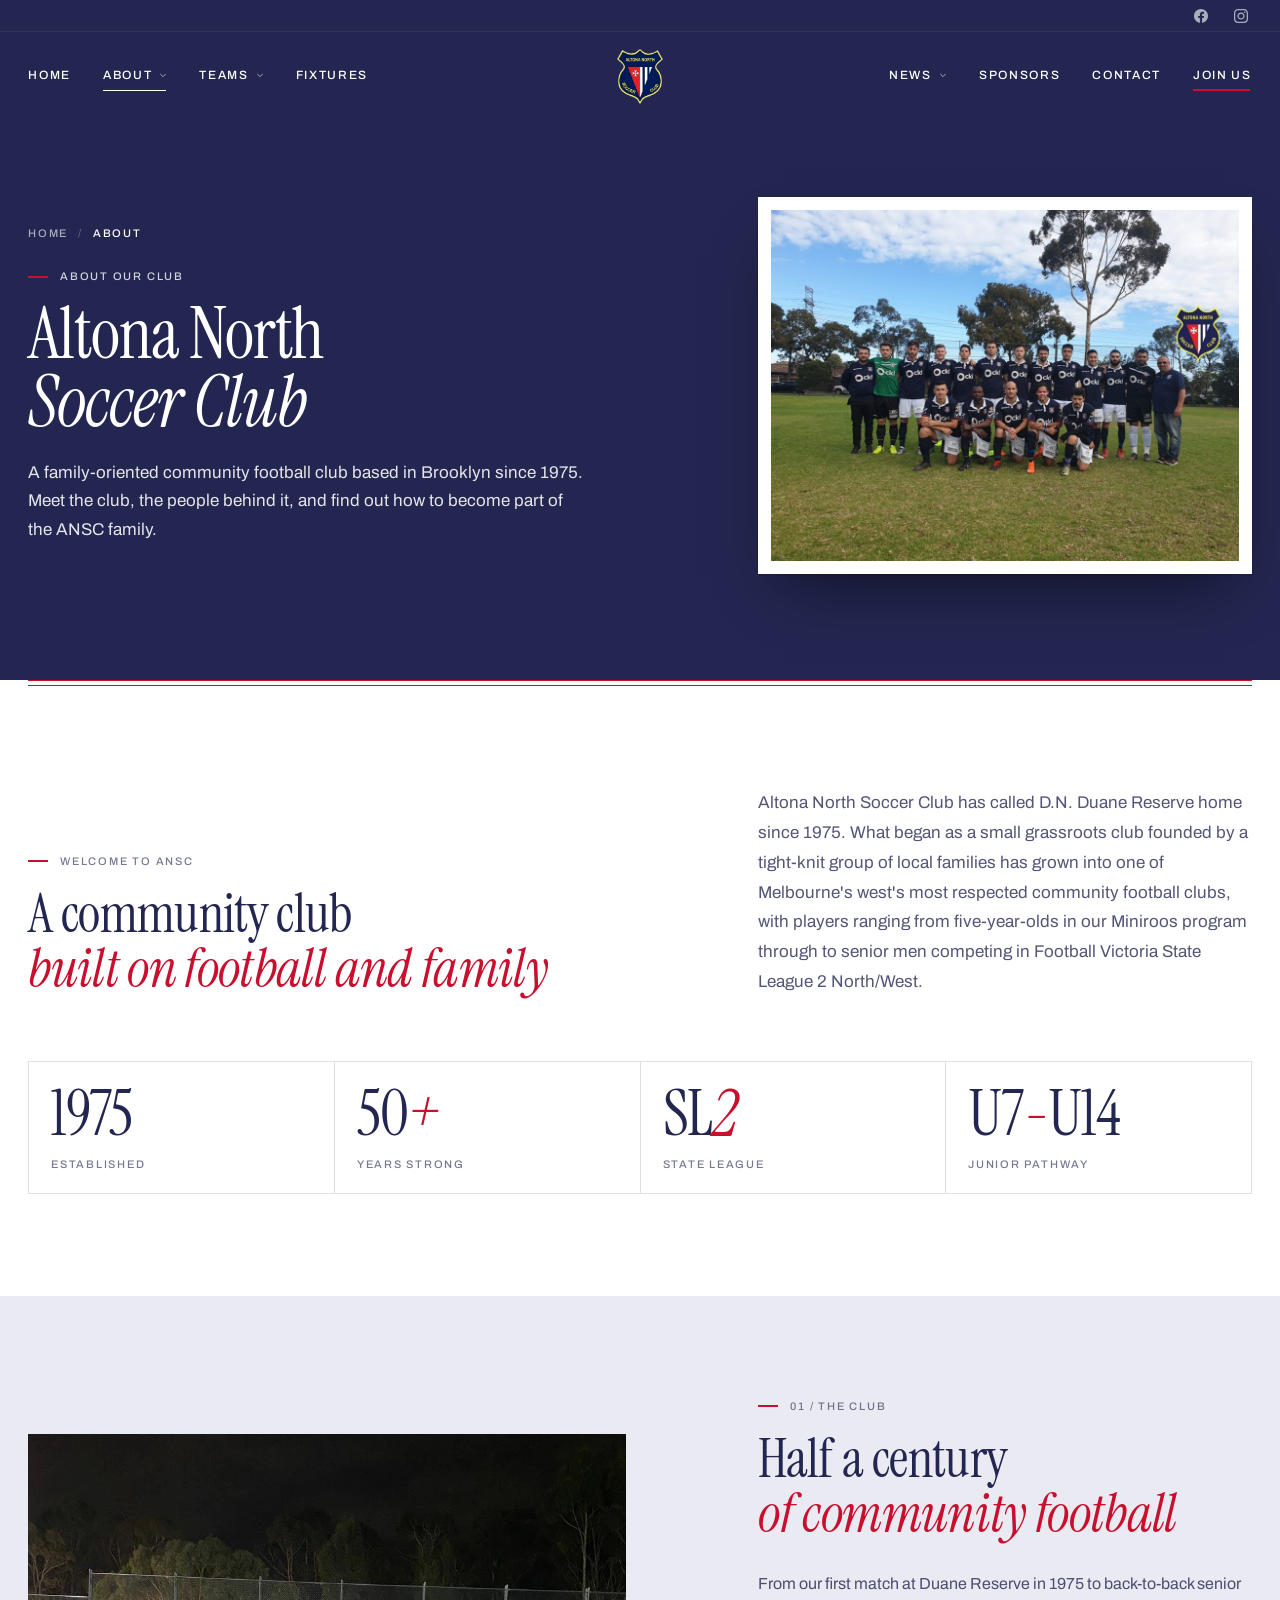
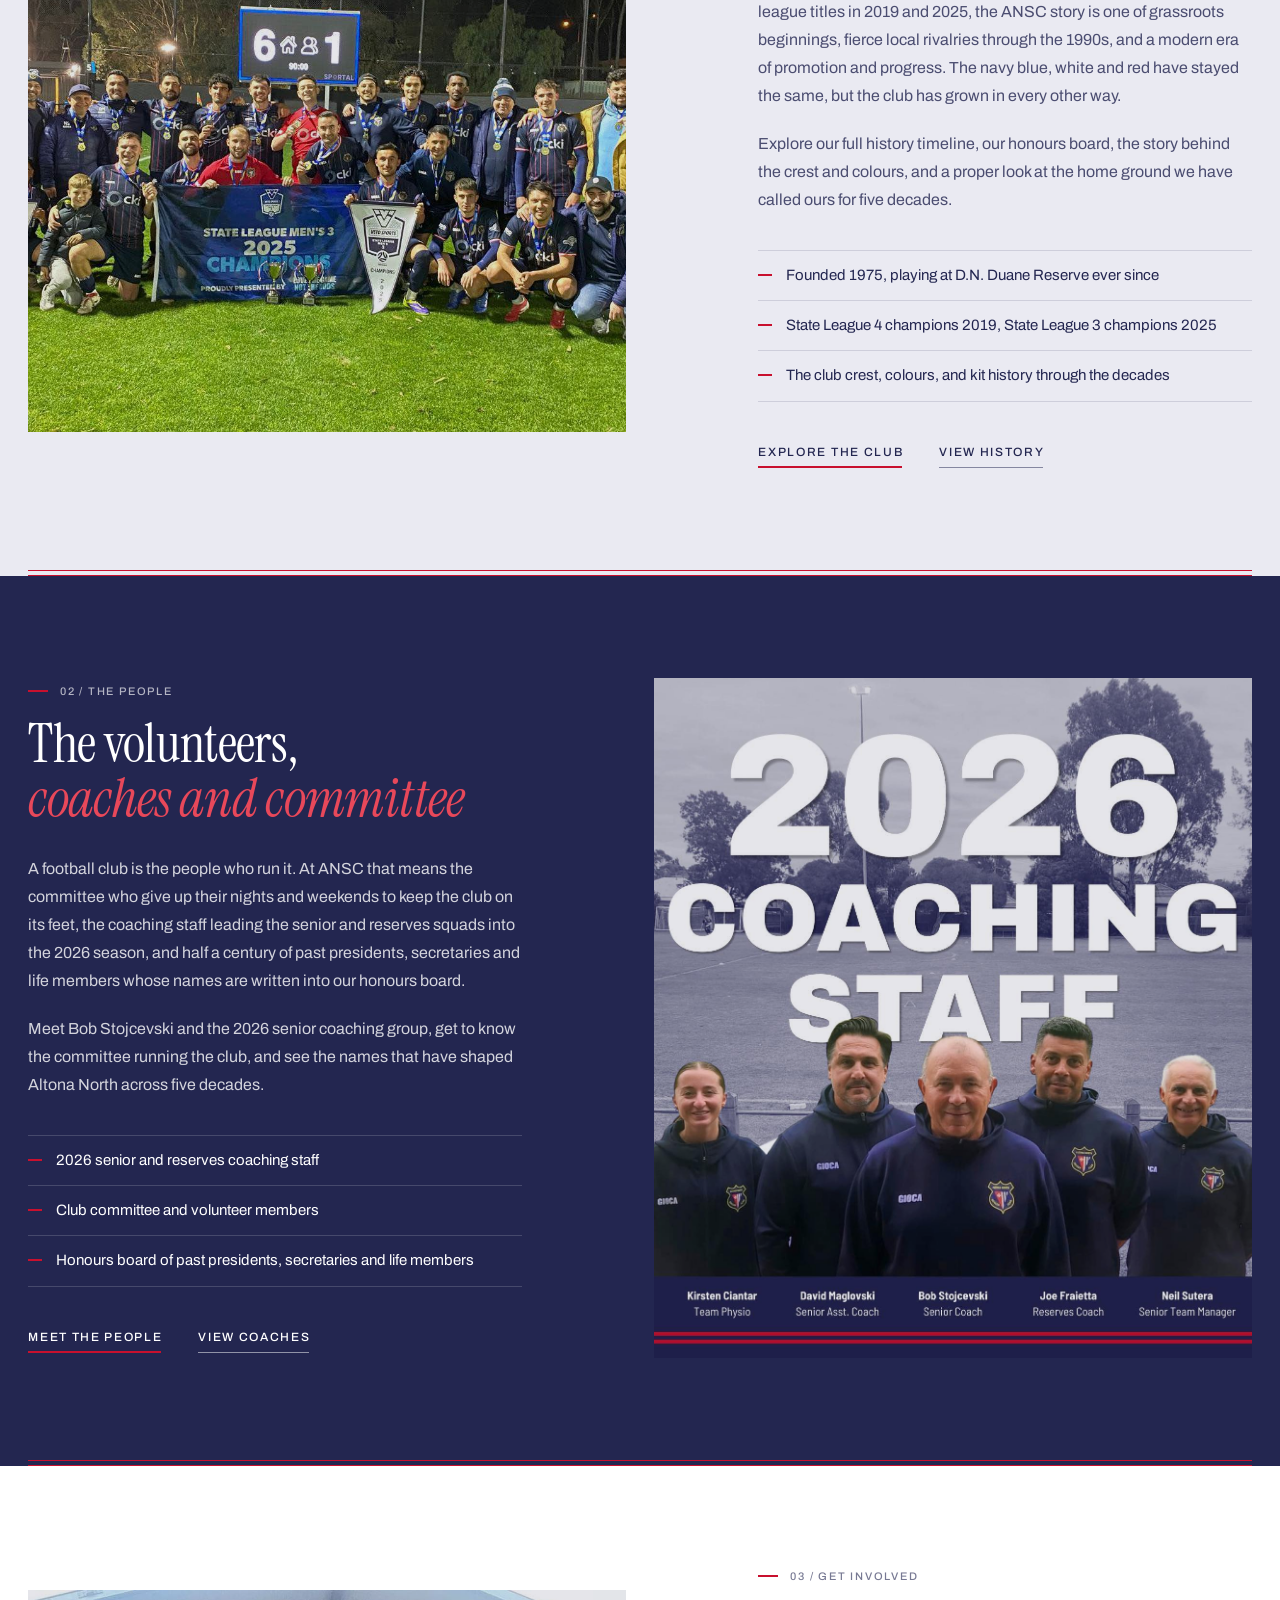
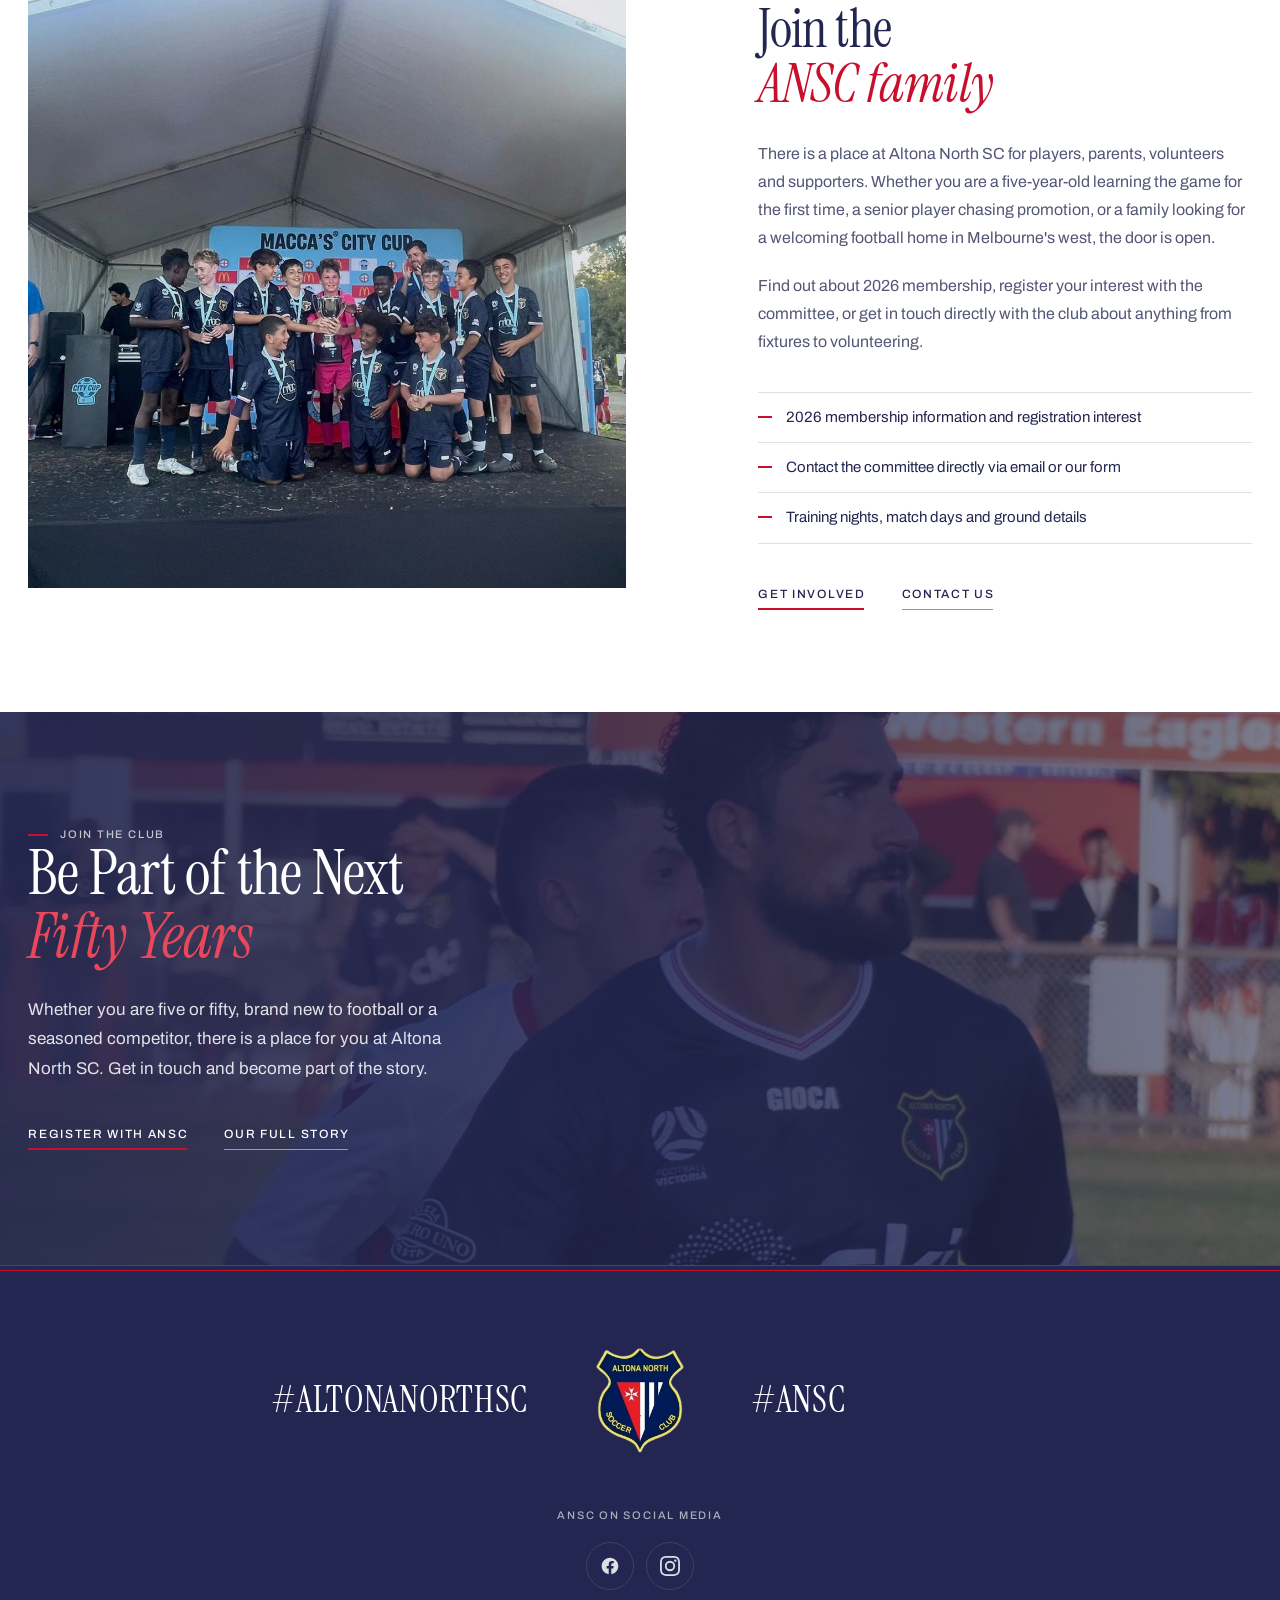
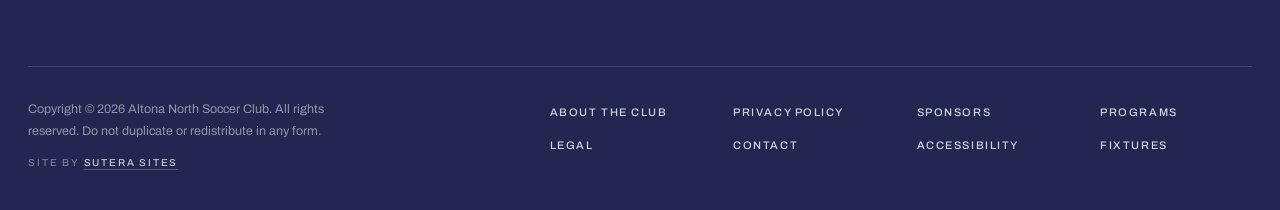
<file: about.html>
<!DOCTYPE html>
<html lang="en">
<head>
  <!-- Google tag (gtag.js) - GA4 G-WQWRHHGJDF -->
  <script async src="https://www.googletagmanager.com/gtag/js?id=G-WQWRHHGJDF"></script>
  <script>
    window.dataLayer = window.dataLayer || [];
    function gtag(){dataLayer.push(arguments);}
    gtag('js', new Date());
    gtag('config', 'G-WQWRHHGJDF');
  </script>
    <meta charset="UTF-8">
    <meta name="viewport" content="width=device-width, initial-scale=1.0">
    <title>About Altona North SC - The Club, People & Membership | ANSC</title>
    <meta name="description" content="Get to know Altona North Soccer Club. Our history since 1975, the people running the club in 2026, and how to join the ANSC family in Melbourne's west.">
    <link rel="canonical" href="https://www.altonanorthsc.com.au/about">
    <meta property="og:title" content="About Altona North SC - The Club, People & Membership">
    <meta property="og:description" content="Everything you need to know about ANSC. Our story, our people, and how to get involved with a community football club in Melbourne's west.">
    <meta property="og:type" content="website">
    <meta property="og:url" content="https://www.altonanorthsc.com.au/about.html">
    <meta property="og:site_name" content="Altona North Soccer Club">
    <meta property="og:locale" content="en_AU">
    <meta property="og:image" content="https://www.altonanorthsc.com.au/Assets/Logo.png">
    <meta property="og:image:width" content="1200">
    <meta property="og:image:height" content="630">
    <meta property="og:image:alt" content="Altona North Soccer Club crest">
    <meta name="twitter:card" content="summary_large_image">
    <meta name="twitter:title" content="About Altona North SC - The Club, People & Membership">
    <meta name="twitter:description" content="Everything you need to know about ANSC. Our story, our people, and how to get involved with a community football club in Melbourne's west.">
    <meta name="twitter:image" content="https://www.altonanorthsc.com.au/Assets/Logo.png">
    <meta name="geo.region" content="AU-VIC">
    <meta name="geo.placename" content="Brooklyn, Melbourne">
    <meta name="ICBM" content="-37.8232, 144.8489">
    <link rel="icon" type="image/png" href="Assets/Logo.png">
    <link rel="apple-touch-icon" href="Assets/Logo.png">
<link rel="stylesheet" href="styles.css" />
    <link rel="preconnect" href="https://fonts.googleapis.com">
    <link rel="preconnect" href="https://fonts.gstatic.com" crossorigin>
    <link href="https://fonts.googleapis.com/css2?family=Archivo:wght@400;500;600&family=Instrument+Serif:ital@0;1&display=swap" rel="stylesheet">
    <style>
        * { margin: 0; padding: 0; box-sizing: border-box; }
        html { -webkit-text-size-adjust: 100%; scroll-behavior: smooth; }
        body {
            font-family: var(--sans);
            -webkit-font-smoothing: antialiased;
            -moz-osx-font-smoothing: grayscale;
        }
        img { display: block; max-width: 100%; }
        .skip-link {
            position: absolute; left: var(--gutter); top: 8px; z-index: 100;
            padding: 10px 14px; background: var(--white); color: var(--navy-950);
            font: 500 12px/1 var(--sans); letter-spacing: 0.14em; text-transform: uppercase;
            transform: translateY(-200%);
        }
        .skip-link:focus { transform: translateY(0); }

        /* ---------- Site chrome (2026 redesign): utility bar, nav, mega panels, drawer, footer ---------- */
        :root {
            --navy-950: #232650;
            --navy-900: #2a2d61;
            --navy-800: #303368;
            --red: #c8102e;
            --red-600: #a00d25;
            --white: #ffffff;
            --ink-soft: rgba(255, 255, 255, 0.72);
            --hair: rgba(255, 255, 255, 0.14);

            --serif: "Instrument Serif", "Times New Roman", serif;
            --sans: "Archivo", "Helvetica Neue", Arial, sans-serif;

            --gutter: clamp(20px, 2.2vw, 40px);
            --bar-h: 32px;
            --nav-h: 88px;
            --ease: cubic-bezier(0.22, 1, 0.36, 1);
        }
        /* clip, not hidden: hidden turns body into a scroll box and stops the nav sticking */
        html, body { overflow-x: hidden; overflow-x: clip; }
        .utility, .nav, .drawer, .footer {
            color: var(--white);
            -webkit-font-smoothing: antialiased;
            -moz-osx-font-smoothing: grayscale;
        }
        .utility :focus-visible, .nav :focus-visible, .drawer :focus-visible, .footer :focus-visible {
            outline: 2px solid var(--white);
            outline-offset: 4px;
        }

        /* ---------- Shared underline link (nav, CTAs, panels) ---------- */
        .uline {
            position: relative;
            display: inline-flex;
            align-items: center;
            gap: 7px;
            padding: 8px 0 10px;
            font: 500 12px/1 var(--sans);
            letter-spacing: 0.14em;
            text-transform: uppercase;
            color: var(--white);
            background: none;
            border: 0;
            cursor: pointer;
            transition: transform 0.2s var(--ease);
        }
        .uline::before,
        .uline::after {
            content: "";
            position: absolute;
            left: 0;
            right: 0.14em; /* trailing letter-spacing should not stretch the rule */
            bottom: 0;
            height: 1px;
            background: var(--white);
        }
        .uline::before { opacity: 0; }
        .uline::after {
            transform: scaleX(0);
            transform-origin: right;
            transition: transform 0.5s var(--ease);
        }
        .uline:hover::after,
        .uline:focus-visible::after,
        .uline[aria-expanded="true"]::after,
        .uline.is-current::after {
            transform: scaleX(1);
            transform-origin: left;
        }
        .uline:active { transform: translateY(1px); }

        /* Standing rule under a CTA, white sweeps over it on hover */
        .uline--rule::before { opacity: 0.5; }
        /* Join actions carry the club red */
        .uline--join::before { opacity: 1; height: 2px; background: var(--red); }
        .uline--join::after { height: 2px; }

        .chev { width: 8px; height: 8px; opacity: 0.6; transition: transform 0.4s var(--ease); }
        .uline[aria-expanded="true"] .chev { transform: rotate(180deg); }

        /* ---------- Utility bar ---------- */
        .utility {
            display: none;
            height: var(--bar-h);
            background: var(--navy-950);
            border-bottom: 1px solid rgba(255, 255, 255, 0.06);
        }
        .utility__inner {
            height: 100%;
            padding: 0 var(--gutter);
            display: flex;
            align-items: center;
            justify-content: flex-end;
            gap: 18px;
        }
        .utility a {
            display: inline-flex;
            padding: 4px;
            opacity: 0.62;
            transition: opacity 0.25s var(--ease), transform 0.2s var(--ease);
        }
        .utility a:hover, .utility a:focus-visible { opacity: 1; }
        .utility a:active { transform: translateY(1px); }
        .utility svg { width: 14px; height: 14px; }

        /* ---------- Main nav ---------- */
        .nav {
            position: -webkit-sticky;
            position: sticky;
            top: 0;
            z-index: 50;
            transition: transform 0.45s var(--ease);
        }
        .nav.is-hidden { transform: translateY(-100%); }
        .nav::before {
            content: "";
            position: absolute;
            inset: 0;
            background: var(--navy-950);
            transition: opacity 0.35s var(--ease);
        }
        /* Homepage: floats over the hero, turns solid once the page moves or a panel opens */
        .nav--overlay { margin-bottom: calc(-1 * var(--nav-h)); }
        .nav--overlay::before { opacity: 0; }
        .nav--overlay.is-scrolled::before, .nav--overlay.is-open::before { opacity: 1; }
        .nav__inner {
            position: relative;
            display: grid;
            grid-template-columns: 1fr auto 1fr;
            align-items: center;
            height: var(--nav-h);
            padding: 0 var(--gutter);
        }
        .nav__group { display: none; align-items: center; gap: 32px; }
        .nav__group--right { justify-content: flex-end; }
        .nav__crest {
            grid-column: 2;
            display: block;
            transition: transform 0.5s var(--ease);
        }
        .nav__crest img { height: 60px; width: auto; }
        .nav__crest:hover { transform: scale(1.04); }
        .nav__crest:active { transform: scale(0.98); }

        /* Mobile header controls */
        .nav__menu {
            grid-column: 1;
            justify-self: start;
            display: inline-flex;
            flex-direction: column;
            justify-content: center;
            gap: 6px;
            width: 44px; height: 44px;
            margin-left: -10px;
            padding: 0 10px;
            background: none; border: 0; cursor: pointer;
        }
        .nav__menu span {
            display: block; height: 1.5px; width: 22px; background: var(--white);
            transition: transform 0.4s var(--ease);
        }
        .nav__menu span:last-child { width: 15px; }
        .nav__menu:hover span:last-child { transform: scaleX(1.4667); transform-origin: left; }
        .nav__menu:active { transform: translateY(1px); }
        .nav__join-m { grid-column: 3; justify-self: end; }

        /* ---------- Mega panels ---------- */
        .panel {
            position: absolute;
            top: 100%; left: 0; right: 0;
            background: var(--navy-950);
            border-top: 1px solid var(--hair);
            opacity: 0;
            transform: translateY(-8px);
            pointer-events: none;
            transition: opacity 0.3s var(--ease), transform 0.45s var(--ease);
        }
        .panel.is-open { opacity: 1; transform: translateY(0); pointer-events: auto; }
        .panel__inner {
            display: grid;
            grid-template-columns: repeat(4, minmax(0, 1fr));
            gap: 40px;
            padding: 40px var(--gutter) 52px;
        }
        .panel__title {
            display: inline-block;
            margin-bottom: 14px;
            font: 400 28px/1.1 var(--serif);
            transition: transform 0.4s var(--ease);
        }
        .panel__title:hover { transform: translateX(4px); }
        .panel__links a {
            display: inline-block;
            padding: 5px 0;
            font: 400 14px/1.5 var(--sans);
            opacity: 0.72;
            transition: opacity 0.25s var(--ease), transform 0.4s var(--ease);
        }
        .panel__links a:hover, .panel__links a:focus-visible { opacity: 1; transform: translateX(4px); }
        .panel__links a:active { transform: translateX(4px) translateY(1px); }
        .panel__feature {
            grid-column: 4;
            padding-left: 32px;
            border-left: 1px solid var(--hair);
        }
        .panel__feature-title { margin: 0 0 12px; font: italic 400 30px/1.05 var(--serif); }
        .panel__feature-text { margin: 0 0 18px; font: 400 14px/1.7 var(--sans); color: var(--ink-soft); }

        /* ---------- Footer ---------- */
        .footer {
            --crest-h: clamp(104px, 9vw, 136px);
            position: relative;
            padding: clamp(56px, 6vw, 88px) var(--gutter) 40px;
            background: var(--navy-950);
            color: var(--white);
        }
        /* Club stripes, the same fine double rule as above About */
        .footer::before {
            content: "";
            position: absolute;
            top: 0; left: 0; right: 0;
            height: 6px;
            border-top: 1px solid var(--red);
            border-bottom: 1px solid var(--red);
        }
        .footer__crest { height: var(--crest-h); width: auto; order: -1; margin-bottom: 20px; }
        .footer__inner { max-width: 1600px; margin: 0 auto; }
        .footer__tags {
            display: flex;
            flex-direction: column;
            align-items: center;
            gap: 4px;
            margin: 0;
            text-align: center;
        }
        .footer__tag { font: 400 clamp(1.75rem, 1.3rem + 1.2vw, 2.5rem)/1.1 var(--serif); letter-spacing: 0.02em; }
        .footer__social { margin-top: clamp(36px, 4vw, 52px); text-align: center; }
        .footer__label {
            margin: 0 0 18px;
            font: 500 11px/1.4 var(--sans);
            letter-spacing: 0.16em;
            text-transform: uppercase;
            color: rgba(255, 255, 255, 0.62);
        }
        .footer__icons { display: flex; justify-content: center; gap: 12px; }
        .footer__icons a {
            display: inline-flex; align-items: center; justify-content: center;
            width: 48px; height: 48px;
            border: 1px solid var(--hair);
            border-radius: 50%;
            transition: transform 0.4s var(--ease), opacity 0.25s var(--ease);
            opacity: 0.85;
        }
        .footer__icons a:hover, .footer__icons a:focus-visible { opacity: 1; transform: translateY(-3px); }
        .footer__icons a:active { transform: translateY(0) scale(0.95); }
        .footer__icons svg { width: 20px; height: 20px; }
        .footer__lower {
            display: grid;
            gap: 32px;
            margin-top: clamp(48px, 6vw, 80px);
            padding-top: 32px;
            border-top: 1px solid var(--hair);
        }
        .footer__copy { max-width: 44ch; margin: 0; font: 400 12.5px/1.7 var(--sans); color: rgba(255, 255, 255, 0.5); }
        .footer__credit {
            margin: 14px 0 0;
            font: 500 10px/1.4 var(--sans);
            letter-spacing: 0.18em;
            text-transform: uppercase;
            color: rgba(255, 255, 255, 0.4);
        }
        .footer__credit a {
            color: rgba(255, 255, 255, 0.75);
            text-decoration: underline;
            text-decoration-color: rgba(255, 255, 255, 0.25);
            text-underline-offset: 3px;
        }
        .footer__credit a:hover { text-decoration-color: var(--red); }
        .footer__nav { display: grid; grid-template-columns: repeat(2, minmax(0, 1fr)); gap: 4px 32px; align-content: start; }
        .footer__nav .uline { justify-self: start; font-size: 11px; opacity: 0.8; transition: opacity 0.25s var(--ease), transform 0.2s var(--ease); }
        .footer__nav .uline:hover, .footer__nav .uline:focus-visible { opacity: 1; }

        @media (min-width: 640px) {
            .footer__tags { flex-direction: row; justify-content: center; gap: 0; }
            .footer__tag { flex: 1; }
            .footer__tag:first-child { text-align: right; padding-right: clamp(32px, 5vw, 80px); }
            .footer__tag:last-child { text-align: left; padding-left: clamp(32px, 5vw, 80px); }
            .footer__crest { order: 0; margin-bottom: 0; }
            .footer__nav { grid-template-columns: repeat(4, minmax(0, 1fr)); }
        }
        @media (min-width: 900px) {
            .footer__lower { grid-template-columns: repeat(12, minmax(0, 1fr)); gap: 0 var(--gutter); }
            .footer__legal { grid-column: 1 / 5; }
            .footer__nav { grid-column: 6 / 13; }
        }

        /* ---------- Mobile drawer ---------- */
        .drawer {
            position: fixed;
            inset: 0;
            z-index: 80;
            display: flex;
            flex-direction: column;
            padding: 0 var(--gutter) 32px;
            background: var(--navy-950);
            overflow-y: auto;
            transform: translateX(-100%);
            transition: transform 0.55s var(--ease);
        }
        .drawer.is-open { transform: translateX(0); }
        .drawer__top {
            display: grid;
            grid-template-columns: 1fr auto 1fr;
            align-items: center;
            height: 76px;
            flex-shrink: 0;
        }
        .drawer__top img { grid-column: 2; height: 48px; width: auto; }
        .drawer__close {
            grid-column: 1; grid-row: 1;
            justify-self: start;
            width: 44px; height: 44px;
            margin-left: -10px;
            display: inline-flex; align-items: center; justify-content: center;
            background: none; border: 0; cursor: pointer;
            transition: transform 0.4s var(--ease);
        }
        .drawer__close:hover { transform: rotate(90deg); }
        .drawer__close:active { transform: rotate(90deg) scale(0.92); }
        .drawer__close svg { width: 20px; height: 20px; }
        .drawer__list { margin-top: 20px; border-top: 1px solid var(--hair); }
        .drawer__list > li { border-bottom: 1px solid var(--hair); }
        .drawer__row { display: flex; align-items: center; justify-content: space-between; }
        .drawer__link {
            display: block;
            padding: 14px 0;
            font: 400 34px/1.1 var(--serif);
            background: none; border: 0; cursor: pointer; text-align: left;
            transition: transform 0.4s var(--ease), opacity 0.25s var(--ease);
        }
        .drawer__link:hover { transform: translateX(4px); }
        .drawer__link:active { opacity: 0.7; }
        .drawer__link.is-current { font-style: italic; }
        .drawer__toggle {
            width: 44px; height: 44px;
            margin-right: -10px;
            display: inline-flex; align-items: center; justify-content: center;
            background: none; border: 0; cursor: pointer;
        }
        .drawer__toggle svg { width: 14px; height: 14px; transition: transform 0.4s var(--ease); }
        .drawer__toggle[aria-expanded="true"] svg { transform: rotate(45deg); }
        .drawer__row--button { width: 100%; padding: 0; background: none; border: 0; cursor: pointer; }
        .drawer__row--button[aria-expanded="true"] svg { transform: rotate(45deg); }
        .drawer__sub { padding: 0 0 18px; }
        .drawer__sub a {
            display: block;
            padding: 6px 0;
            font: 400 15px/1.5 var(--sans);
            opacity: 0.72;
            transition: opacity 0.25s var(--ease);
        }
        .drawer__sub a:hover, .drawer__sub a:focus-visible { opacity: 1; }
        .drawer__sub .drawer__subhead {
            margin-top: 10px;
            font: 500 11px/1.5 var(--sans);
            letter-spacing: 0.16em;
            text-transform: uppercase;
            opacity: 0.5;
        }
        .drawer__sub .drawer__subhead:first-child { margin-top: 0; }
        .drawer__join { align-self: flex-start; margin-top: 32px; }
        body.menu-open { overflow: hidden; }

        @media (min-width: 1024px) {
            .utility { display: block; }
            .nav__group { display: flex; }
            .nav__group--left { grid-column: 1; }
            .nav__group--right { grid-column: 3; }
            .nav__menu, .nav__join-m { display: none; }
            .drawer { display: none; }
        }
        @media (max-width: 1023px) {
            :root { --nav-h: 72px; }
            .nav__crest img { height: 46px; }
            .panel { display: none; }
        }
        @media (prefers-reduced-motion: reduce) {
            .nav, .nav::before, .nav *, .nav *::before, .nav *::after,
            .drawer, .drawer *, .footer *, .footer *::before, .footer *::after, .utility * {
                transition-duration: 0.01ms !important;
            }
        }

        /* ---------- Inner pages (2026 redesign): the homepage's system applied to page bodies ---------- */
        .font-heading, .font-body { font-family: var(--sans); }

        /* Each ground sets its own ink, so components read correctly on white, mist or navy */
        .band--white, .stripe-band--white {
            --ground: #ffffff;
            --ink: var(--navy-950);
            --muted: rgba(35, 38, 80, 0.62);
            --body: rgba(35, 38, 80, 0.78);
            --line: rgba(35, 38, 80, 0.14);
            --accent: var(--red);
            --cell: transparent;
            --cell-hover: #f4f4f9;
        }
        .band--mist, .stripe-band--mist {
            --ground: #eaeaf2; /* navy-50 from the site's own palette */
            --ink: var(--navy-950);
            --muted: rgba(35, 38, 80, 0.62);
            --body: rgba(35, 38, 80, 0.8);
            --line: rgba(35, 38, 80, 0.14);
            --accent: var(--red);
            --cell: #ffffff;
            --cell-hover: #f7f7fb;
        }
        .band--navy, .band--photo, .stripe-band--navy, .join {
            --ground: var(--navy-950);
            --ink: #ffffff;
            --muted: rgba(255, 255, 255, 0.66);
            --body: rgba(255, 255, 255, 0.8);
            --line: rgba(255, 255, 255, 0.16);
            --accent: #e8485a; /* lighter red from the site's palette, holds contrast on navy */
            --cell: transparent;
            --cell-hover: rgba(255, 255, 255, 0.04);
        }

        .band {
            position: relative;
            padding: clamp(64px, 8vw, 128px) var(--gutter);
            background: var(--ground);
            color: var(--ink);
        }
        .band :focus-visible, .join :focus-visible { outline: 2px solid var(--ink); outline-offset: 4px; }
        .wrap { position: relative; max-width: 1600px; margin: 0 auto; }
        .wrap--narrow { max-width: 1120px; }

        /* Photo grounds: the picture carries the band, navy keeps the type legible */
        .band--photo { overflow: hidden; }
        .band__bg { position: absolute; inset: 0; margin: 0; }
        .band__bg img { width: 100%; height: 100%; object-fit: cover; }
        .band__bg::after {
            content: "";
            position: absolute; inset: 0;
            background: linear-gradient(90deg, rgba(35, 38, 80, 0.96) 0%, rgba(35, 38, 80, 0.92) 50%, rgba(35, 38, 80, 0.86) 100%);
        }

        /* Club stripes between bands, drawn as the homepage's fine double rule */
        .stripe-band { padding: 0 var(--gutter); background: var(--ground); }
        .stripe-band::before {
            content: "";
            display: block;
            max-width: 1600px;
            height: 6px;
            margin: 0 auto;
            border-top: 1px solid var(--red);
            border-bottom: 1px solid var(--red);
        }

        /* ---------- Page hero ---------- */
        .phero {
            position: relative;
            display: flex;
            align-items: flex-end;
            min-height: clamp(500px, 72vh, 780px);
            min-height: clamp(500px, 72svh, 780px);
            padding: calc(var(--nav-h) + 48px) var(--gutter) clamp(44px, 6vw, 88px);
            overflow: hidden;
            background: var(--navy-950);
            color: var(--white);
        }
        .phero__img {
            position: absolute;
            inset: 0;
            width: 100%;
            height: 100%;
            object-fit: cover;
            animation: settle 2.4s cubic-bezier(0.16, 0.8, 0.3, 1) both;
        }
        @keyframes settle { from { transform: scale(1.05); } }
        .phero__tint {
            position: absolute; inset: 0; pointer-events: none;
            background: var(--navy-950);
            mix-blend-mode: multiply;
            opacity: 0.16;
        }
        .phero__shade {
            position: absolute; inset: 0; pointer-events: none;
            background:
                linear-gradient(180deg, rgba(35, 38, 80, 0.55) 0%, rgba(35, 38, 80, 0) 26%),
                linear-gradient(90deg, rgba(35, 38, 80, 0.7) 0%, rgba(35, 38, 80, 0.32) 38%, rgba(35, 38, 80, 0) 66%),
                linear-gradient(0deg, rgba(35, 38, 80, 0.72) 0%, rgba(35, 38, 80, 0) 48%);
        }
        .phero__content { position: relative; z-index: 2; width: 100%; max-width: 1600px; margin: 0 auto; }
        .phero__inner { max-width: 760px; }
        .crumbs ol {
            display: flex;
            flex-wrap: wrap;
            align-items: center;
            gap: 4px 10px;
            margin: 0;
            padding: 0;
            list-style: none;
            font: 500 11px/1.4 var(--sans);
            letter-spacing: 0.16em;
            text-transform: uppercase;
            color: rgba(255, 255, 255, 0.62);
        }
        .crumbs a { transition: color 0.25s var(--ease); }
        .crumbs a:hover, .crumbs a:focus-visible { color: var(--white); }
        .crumbs [aria-current="page"] { color: var(--white); }
        .crumbs .crumbs__sep { opacity: 0.45; }
        .phero .eyebrow { margin-top: 28px; color: rgba(255, 255, 255, 0.8); }
        .phero__title {
            margin: 16px 0 0;
            font: 400 clamp(3rem, 1.7rem + 3.4vw, 5.25rem)/0.96 var(--serif);
            letter-spacing: -0.015em;
            text-wrap: balance;
        }
        .phero__title em { font-style: italic; }
        .phero__lead {
            max-width: 56ch;
            margin: 22px 0 0;
            font: 400 16px/1.7 var(--sans);
            color: rgba(255, 255, 255, 0.88);
            text-wrap: pretty;
        }
        @media (min-width: 900px) { .phero__lead { font-size: 17px; } }
        @media (max-width: 899px) {
            /* Text spans the full width here, so it needs ground from below, not from the left */
            .phero__shade {
                background:
                    linear-gradient(180deg, rgba(35, 38, 80, 0.55) 0%, rgba(35, 38, 80, 0) 22%),
                    linear-gradient(0deg, rgba(35, 38, 80, 0.94) 0%, rgba(35, 38, 80, 0.74) 45%, rgba(35, 38, 80, 0) 88%);
            }
        }

        /* Print hero: a small or archival photo framed beside the title, the homepage History treatment */
        .phero--print { align-items: center; }
        .phero--print .phero__content { display: grid; grid-template-columns: minmax(0, 1fr); gap: 40px; align-items: center; }
        .phero__print {
            justify-self: start;
            width: fit-content;
            max-width: 100%;
            margin: 0;
            padding: clamp(8px, 1vw, 14px);
            background: var(--white);
            box-shadow: 0 1px 2px rgba(0, 0, 0, 0.2), 0 30px 60px -28px rgba(0, 0, 0, 0.65);
        }
        .phero__print img { width: auto; max-width: 100%; height: auto; max-height: min(320px, 46vh); }
        @media (min-width: 900px) {
            .phero--print .phero__content { grid-template-columns: repeat(12, minmax(0, 1fr)); gap: 0 var(--gutter); }
            .phero--print .phero__inner { grid-column: 1 / 7; grid-row: 1; }
            .phero__print { grid-column: 8 / 13; grid-row: 1; justify-self: end; }
            .phero__print img { max-height: min(540px, 64vh); }
        }
        @media (max-width: 899px) { .phero__print { order: -1; } }

        .rise { animation: rise 1s var(--ease) both; }
        .rise-1 { animation-delay: 0.12s; }
        .rise-2 { animation-delay: 0.24s; }
        .rise-3 { animation-delay: 0.36s; }
        @keyframes rise { from { opacity: 0; transform: translateY(14px); } }

        /* ---------- Type ---------- */
        .eyebrow {
            display: flex;
            align-items: center;
            gap: 12px;
            margin: 0;
            font: 500 11px/1.4 var(--sans);
            letter-spacing: 0.16em;
            text-transform: uppercase;
            color: var(--muted);
        }
        .eyebrow::before { content: ""; width: 20px; height: 2px; background: var(--red); flex-shrink: 0; }
        .title {
            margin: 0;
            font: 400 clamp(2.5rem, 1.6rem + 2.2vw, 4rem)/1.02 var(--serif);
            letter-spacing: -0.012em;
            text-wrap: balance;
        }
        .title em, .num em { font-style: italic; color: var(--accent); }
        .subtitle {
            margin: 0;
            font: 400 clamp(1.625rem, 1.35rem + 0.7vw, 2.125rem)/1.1 var(--serif);
            letter-spacing: -0.005em;
        }
        .subtitle--lg { font-size: clamp(2rem, 1.5rem + 1.3vw, 2.875rem); line-height: 1.05; }
        .subtitle--sm { font-size: clamp(1.5rem, 1.3rem + 0.5vw, 1.875rem); }
        .subtitle--xs { font-size: 1.375rem; line-height: 1.2; }
        .name { font: 400 clamp(1.375rem, 1.2rem + 0.4vw, 1.625rem)/1.15 var(--serif); color: var(--ink); }
        .name--sm { font-size: 1.25rem; }
        .name--lg { font-size: clamp(1.75rem, 1.4rem + 1vw, 2.5rem); }
        .num { font: 400 clamp(3rem, 2.2rem + 2.2vw, 4.5rem)/1 var(--serif); letter-spacing: -0.02em; color: var(--ink); }
        .num--sm { font-size: clamp(2.25rem, 1.8rem + 1.2vw, 3rem); }
        .label {
            margin: 0;
            font: 500 11px/1.45 var(--sans);
            letter-spacing: 0.16em;
            text-transform: uppercase;
            color: var(--muted);
        }
        .label--red { color: var(--accent); }
        .label__note { color: var(--accent); text-transform: none; letter-spacing: 0.02em; }
        .text {
            max-width: 60ch;
            margin: 0;
            font: 400 16px/1.75 var(--sans);
            color: var(--body);
            text-wrap: pretty;
        }
        .text--lead { font-size: 17px; }
        .text--sm { font-size: 14.5px; line-height: 1.7; }
        .text--xs { font-size: 12.5px; line-height: 1.6; color: var(--muted); }
        .text strong { font-weight: 600; color: var(--ink); }
        .text a, .faq__a a {
            color: var(--ink);
            text-decoration: underline;
            text-decoration-color: var(--accent);
            text-decoration-thickness: 1px;
            text-underline-offset: 4px;
        }
        .text a:hover, .faq__a a:hover { text-decoration-thickness: 2px; }

        /* Vertical rhythm inside text columns, heads and the closing band */
        .stack > * + * { margin-top: 20px; }
        .stack > .eyebrow + .title, .stack > .badge + .eyebrow { margin-top: 18px; }
        .stack > .badge + .title { margin-top: 22px; }
        .stack > .title + *, .stack > .join__title + * { margin-top: 28px; }
        .stack > .ctas, .stack > .ticks, .stack > .cells, .stack > .rows, .stack > .note { margin-top: 36px; }

        /* Underline links read in the ground's ink; join actions keep the club red */
        .band .uline, .notice .uline, .formcard .uline { color: var(--ink); }
        .band .uline::before, .band .uline::after,
        .notice .uline::before, .notice .uline::after,
        .formcard .uline::before, .formcard .uline::after { background: currentColor; }
        .band .uline--join::before, .notice .uline--join::before, .join .uline--join::before { background: var(--red); }
        .uline--sm { padding: 6px 0 8px; font-size: 11px; }
        .ctas { display: flex; flex-wrap: wrap; align-items: center; gap: 14px 36px; }
        .ctas--col { flex-direction: column; align-items: flex-start; }

        /* ---------- Section heads: title left, words right, like the homepage sponsors head ---------- */
        .head { display: grid; gap: 24px 40px; margin-bottom: clamp(40px, 5vw, 72px); }
        .head:last-child { margin-bottom: 0; }
        .head__main > .title { margin-top: 18px; }
        .head__aside > * + * { margin-top: 18px; }
        .head__aside > .ctas { margin-top: 30px; }
        .head--center { justify-items: center; text-align: center; }
        .head--center .eyebrow { justify-content: center; }
        .head--center .text { margin-left: auto; margin-right: auto; }
        @media (min-width: 900px) {
            .head--split { grid-template-columns: repeat(12, minmax(0, 1fr)); align-items: end; gap: 0 var(--gutter); }
            .head--split > .head__main { grid-column: 1 / 7; }
            .head--split > .head__aside { grid-column: 8 / 13; }
        }

        /* ---------- Split: picture one side, words the other ---------- */
        .split { display: grid; grid-template-columns: minmax(0, 1fr); gap: 40px; align-items: center; }
        @media (min-width: 900px) {
            .split { grid-template-columns: repeat(12, minmax(0, 1fr)); gap: 0 var(--gutter); }
            .split > * { grid-row: 1; }
            .split--body-last > .split__aside { grid-column: 1 / 7; }
            .split--body-last > .split__body { grid-column: 8 / 13; }
            .split--body-first > .split__body { grid-column: 1 / 6; }
            .split--body-first > .split__aside { grid-column: 7 / 13; }
            .split--top { align-items: start; }
        }

        .media { position: relative; overflow: hidden; background: var(--navy-950); }
        .media img { width: 100%; height: 100%; object-fit: cover; transition: transform 1.4s var(--ease); }
        .media::after {
            content: "";
            position: absolute; inset: 0; pointer-events: none;
            background: var(--navy-950);
            mix-blend-mode: multiply;
            opacity: 0.12;
        }
        .media:hover img { transform: scale(1.04); }
        .media--tall { aspect-ratio: 4 / 3; }
        .media--wide { aspect-ratio: 16 / 10; }
        .media--portrait { aspect-ratio: 4 / 5; }
        .media--natural img { height: auto; }
        @media (min-width: 900px) { .media--tall { aspect-ratio: 1 / 1; } }

        /* ---------- Hairline grids (the homepage's fixtures and sponsors language) ---------- */
        .cells { gap: 0 !important; border-top: 1px solid var(--line); border-left: 1px solid var(--line); }
        .cells > * { border-right: 1px solid var(--line); border-bottom: 1px solid var(--line); background: var(--cell); }
        .cell {
            position: relative;
            display: flex;
            flex-direction: column;
            gap: 12px;
            min-width: 0;
            padding: clamp(24px, 2.6vw, 40px);
            transition: background-color 0.35s var(--ease);
        }
        .cells--tight > .cell { padding: 20px 22px; }
        .cells--roomy > .cell { padding: clamp(28px, 3.4vw, 52px); }
        .cell--row { flex-direction: row; align-items: center; gap: 16px; }
        .cell--between { justify-content: space-between; }
        .cell--link { cursor: pointer; }
        .cell--link:hover, .cell--link:focus-visible { background: var(--cell-hover); }
        .cell--link:active { transform: translateY(1px); }
        .cell--link:hover .uline::after, .cell--link:focus-visible .uline::after { transform: scaleX(1); transform-origin: left; }
        .cell > .text { margin-top: 2px; }
        .cell > .uline { align-self: flex-start; justify-self: start; margin-top: 8px; }
        .cell > svg:first-child, .cell__top > svg { width: 28px; height: 28px; color: var(--accent); }
        .cell__top { display: flex; align-items: center; justify-content: space-between; gap: 12px; margin-bottom: 12px; }
        .cell__foot {
            display: flex;
            gap: 12px;
            margin-top: auto;
            padding-top: 16px;
            border-top: 1px solid var(--line);
        }
        .cell__foot > svg { width: 16px; height: 16px; color: var(--muted); }
        .cell__arrow { flex: none; width: 18px; height: 18px; color: var(--muted); transition: transform 0.4s var(--ease), color 0.25s var(--ease); }
        .cell--link:hover .cell__arrow { transform: translateX(4px); color: var(--accent); }
        .cell__logo { height: 150px; margin-bottom: 8px; }
        @media (max-width: 639px) {
            .cells--tight > .cell { padding: 16px 14px; }
            .cells--tight > .cell--row { gap: 12px; }
            .cells--tight .jersey { width: 38px; height: 38px; font-size: 18px; }
            .cells--tight .name--sm { font-size: 1.125rem; overflow-wrap: anywhere; }
        }
        .cell__logo img { max-height: 140px; mix-blend-mode: multiply; }
        @media (min-width: 640px) {
            /* A lone sponsor at the end spans the row, logo beside the words */
            .cells--feature-last > .cell:last-child:nth-child(odd) {
                grid-column: 1 / -1;
                display: grid;
                grid-template-columns: minmax(0, 1fr) minmax(0, 1.4fr);
                grid-template-rows: auto auto auto 1fr;
                column-gap: clamp(24px, 4vw, 64px);
                max-width: none;
                margin: 0;
            }
            .cells--feature-last > .cell:last-child:nth-child(odd) > .cell__logo { grid-row: 1 / -1; height: 100%; margin: 0; }
            .cells--feature-last > .cell:last-child:nth-child(odd) > :not(.cell__logo) { grid-column: 2; }
        }

        /* Hairline lists */
        .rows { border-top: 1px solid var(--line); }
        .row { display: flex; flex-direction: column; gap: 4px; padding: 20px 0; border-bottom: 1px solid var(--line); }
        .row--icon { flex-direction: row; align-items: flex-start; gap: 20px; }
        .row--icon > div:last-child > * + * { margin-top: 6px; }
        .ticks { max-width: 60ch; margin: 0; padding: 0; list-style: none; border-top: 1px solid var(--line); }
        .ticks > li {
            display: flex;
            align-items: baseline;
            gap: 14px;
            padding: 13px 0;
            border-bottom: 1px solid var(--line);
            font: 400 15px/1.55 var(--sans);
            color: var(--ink);
        }
        .ticks > li::before { content: ""; flex: none; width: 14px; height: 2px; background: var(--red); transform: translateY(-4px); }

        .icon, .jersey {
            flex: none;
            display: grid;
            place-items: center;
            width: 48px;
            height: 48px;
            border: 1px solid var(--line);
            border-radius: 50%;
            color: var(--accent);
        }
        .icon svg { width: 20px; height: 20px; }
        .jersey { font: 400 22px/1 var(--serif); color: var(--ink); }
        .jersey--captain { background: var(--red); border-color: var(--red); color: #ffffff; }
        .tag {
            display: inline-block;
            padding: 3px 7px;
            border: 1px solid var(--line);
            font: 600 9.5px/1.2 var(--sans);
            letter-spacing: 0.14em;
            text-transform: uppercase;
            color: var(--muted);
        }
        .tag--red { border-color: rgba(200, 16, 46, 0.45); color: var(--accent); }
        .chip {
            display: inline-flex;
            align-items: center;
            gap: 8px;
            padding: 8px 14px;
            border: 1px solid var(--line);
            font: 500 11px/1.2 var(--sans);
            letter-spacing: 0.14em;
            text-transform: uppercase;
            color: var(--ink);
        }
        .chip svg { width: 14px; height: 14px; color: var(--accent); }
        .badge {
            display: inline-flex;
            align-items: center;
            padding: 7px 12px;
            border: 1px solid currentColor;
            font: 600 10.5px/1 var(--sans);
            letter-spacing: 0.18em;
            text-transform: uppercase;
            color: var(--accent);
        }
        .note { padding-top: 22px; border-top: 1px solid var(--line); }
        .note > * + * { margin-top: 12px; }
        .notice {
            max-width: 880px;
            margin: 0 auto;
            padding: clamp(36px, 5vw, 72px) clamp(24px, 5vw, 72px);
            border: 1px solid var(--line);
            background: var(--cell);
            text-align: center;
        }
        .band--white .notice { background: #f4f4f9; border-color: transparent; }
        .notice > * + * { margin-top: 16px; }
        .notice > .badge + * { margin-top: 24px; }
        .notice > .uline { margin-top: 28px; }
        .notice .text { margin-left: auto; margin-right: auto; }
        .feature { border: 1px solid var(--line); overflow: hidden; }
        .vrule { width: 1px; height: 40px; background: var(--line); }
        .hashtag { font: 400 clamp(2.25rem, 1.6rem + 2vw, 3.5rem)/1.1 var(--serif); letter-spacing: 0.01em; }
        .hashtag--accent { font-style: italic; color: var(--accent); }

        /* ---------- History timeline ---------- */
        .tl__line { width: 1px; background: var(--line); }
        .tl__dot { top: 22px; width: 11px; height: 11px; margin-left: -5px; border-radius: 50%; background: var(--red); box-shadow: 0 0 0 6px var(--ground); }
        @media (min-width: 768px) { .tl__dot { top: 50%; margin-left: 0; margin-top: -5px; } }
        .tl__year { font: italic 400 clamp(2.5rem, 1.8rem + 2vw, 3.75rem)/1 var(--serif); letter-spacing: -0.015em; color: var(--accent); }
        .tl__item .subtitle { margin-top: 10px; }
        .tl__item .text { margin-top: 12px; }
        .tl__item .text-right .text { margin-left: auto; }

        /* ---------- FAQs ---------- */
        .faqs { max-width: 1120px; border-top: 1px solid var(--line); }
        .faq { border-bottom: 1px solid var(--line); }
        .faq > summary {
            display: flex;
            align-items: center;
            justify-content: space-between;
            gap: 24px;
            padding: 24px 0;
            cursor: pointer;
            list-style: none;
            transition: opacity 0.25s var(--ease);
        }
        .faq > summary::-webkit-details-marker { display: none; }
        .faq > summary:hover .faq__title { transform: translateX(4px); }
        .faq__title { margin: 0; font: 400 clamp(1.3rem, 1.1rem + 0.5vw, 1.625rem)/1.25 var(--serif); transition: transform 0.4s var(--ease); }
        .faq__icon { flex: none; width: 14px; height: 14px; color: var(--accent); transition: transform 0.4s var(--ease); }
        .faq[open] .faq__icon { transform: rotate(45deg); }
        .faq__a { max-width: 72ch; padding: 0 0 28px; }
        .faq__a > * + * { margin-top: 12px; }

        /* ---------- Contact ---------- */
        .contact-card { display: flex; align-items: flex-start; gap: 18px; padding-top: 22px; border-top: 1px solid var(--line); }
        .contact-icon {
            flex: none;
            display: grid;
            place-items: center;
            width: 44px;
            height: 44px;
            border: 1px solid var(--line);
            border-radius: 50%;
            color: var(--accent);
        }
        .contact-icon svg { width: 18px; height: 18px; }
        .contact-label { display: block; margin-bottom: 6px; font: 500 11px/1.4 var(--sans); letter-spacing: 0.16em; text-transform: uppercase; color: var(--muted); }
        .contact-value { font: 400 clamp(1.375rem, 1.2rem + 0.5vw, 1.75rem)/1.2 var(--serif); color: var(--ink); overflow-wrap: anywhere; }
        .contact-value a { text-decoration: underline; text-decoration-color: transparent; text-underline-offset: 5px; transition: text-decoration-color 0.25s var(--ease); }
        .contact-value a:hover { text-decoration-color: var(--red); }
        .contact-meta { margin: 4px 0 0; font: 400 13.5px/1.6 var(--sans); color: var(--muted); }
        .contact-social {
            display: inline-flex;
            align-items: center;
            justify-content: center;
            width: 46px;
            height: 46px;
            border: 1px solid var(--line);
            border-radius: 50%;
            color: var(--ink);
            transition: transform 0.4s var(--ease), border-color 0.25s var(--ease);
        }
        .contact-social:hover { transform: translateY(-3px); border-color: var(--ink); }
        .contact-social:active { transform: translateY(0) scale(0.95); }
        .contact-social svg { width: 18px; height: 18px; }

        /* ---------- Forms (the homepage enquiry card) ---------- */
        .formcard {
            padding: clamp(28px, 3.6vw, 56px);
            background: var(--white);
            color: var(--navy-950);
            box-shadow: 0 30px 60px -30px rgba(10, 12, 40, 0.4);
            --ink: var(--navy-950);
            --muted: rgba(35, 38, 80, 0.62);
            --line: rgba(35, 38, 80, 0.14);
            --accent: var(--red);
        }
        .formcard__head { margin-bottom: 32px; }
        .formcard__head > * + * { margin-top: 12px; }
        .enquiry {
            display: grid;
            gap: 28px;
            padding: clamp(28px, 3.6vw, 56px);
            background: var(--white);
            color: var(--navy-950);
            box-shadow: 0 30px 60px -30px rgba(10, 12, 40, 0.45);
        }
        .enquiry--bare { padding: 0; background: none; box-shadow: none; }
        .enquiry .uline { color: var(--navy-950); }
        .enquiry .uline::before, .enquiry .uline::after { background: currentColor; }
        .enquiry__row { display: grid; grid-template-columns: minmax(0, 1fr); gap: 28px; }
        .form-label {
            display: block;
            margin-bottom: 4px;
            font: 500 11px/1.4 var(--sans);
            letter-spacing: 0.14em;
            text-transform: uppercase;
            color: rgba(35, 38, 80, 0.7);
        }
        .form-label .required { margin-left: 2px; color: var(--red); }
        .form-field {
            width: 100%;
            padding: 10px 0 12px;
            font: 400 16px/1.4 var(--sans);
            color: var(--navy-950);
            background: transparent;
            border: 0;
            border-bottom: 1px solid rgba(35, 38, 80, 0.28);
            border-radius: 0;
            -webkit-appearance: none;
            appearance: none;
        }
        .form-field:hover { border-bottom-color: rgba(35, 38, 80, 0.5); }
        .form-field:focus, .form-field:focus-visible { outline: none; border-bottom-color: var(--navy-950); box-shadow: 0 1px 0 0 var(--navy-950); }
        .form-field::placeholder { color: rgba(35, 38, 80, 0.38); }
        select.form-field {
            padding-right: 24px;
            cursor: pointer;
            background-image: url("data:image/svg+xml;utf8,<svg xmlns='http://www.w3.org/2000/svg' width='12' height='12' viewBox='0 0 12 12'><path fill='none' stroke='%23232650' stroke-width='1.5' d='M2 4.5l4 4 4-4'/></svg>");
            background-repeat: no-repeat;
            background-position: right 2px center;
        }
        select.form-field:invalid { color: rgba(35, 38, 80, 0.45); }
        select.form-field option { color: var(--navy-950); }
        textarea.form-field { min-height: 116px; resize: vertical; }
        .enquiry__submit {
            justify-self: start;
            padding: 18px 34px;
            font: 600 12px/1 var(--sans);
            letter-spacing: 0.16em;
            text-transform: uppercase;
            color: var(--white);
            background: var(--red);
            border: 0;
            cursor: pointer;
            transition: transform 0.2s var(--ease), background-color 0.25s var(--ease);
        }
        .enquiry__submit:hover { background: var(--red-600); }
        .enquiry__submit:active { transform: translateY(1px); }
        .enquiry__submit:focus-visible { outline: 2px solid var(--navy-950); outline-offset: 3px; }
        @media (min-width: 640px) { .enquiry__row { grid-template-columns: minmax(0, 1fr) minmax(0, 1fr); } }

        /* ---------- Closing band (the homepage join) ---------- */
        .join {
            position: relative;
            overflow: hidden;
            padding: clamp(72px, 9vw, 140px) var(--gutter);
            background: var(--navy-950);
            color: var(--white);
        }
        .join__bg { position: absolute; inset: 0; margin: 0; }
        .join__bg img { width: 100%; height: 100%; object-fit: cover; }
        .join__bg::after {
            content: "";
            position: absolute; inset: 0;
            background: linear-gradient(90deg, rgba(35, 38, 80, 0.93) 0%, rgba(35, 38, 80, 0.82) 45%, rgba(35, 38, 80, 0.6) 100%);
        }
        .join__grid {
            position: relative;
            max-width: 1600px;
            margin: 0 auto;
            display: grid;
            grid-template-columns: minmax(0, 1fr);
            gap: 48px;
            align-items: center;
        }
        .join .eyebrow { color: rgba(255, 255, 255, 0.72); }
        .join__title { margin: 0; font: 400 clamp(2.75rem, 1.8rem + 2.6vw, 4.5rem)/1 var(--serif); letter-spacing: -0.012em; text-wrap: balance; }
        .join__title em { font-style: italic; color: #e8485a; }
        .join__intro { max-width: 46ch; margin: 0; font: 400 17px/1.75 var(--sans); color: rgba(255, 255, 255, 0.86); }
        .join__content > .ctas { margin-top: 36px; }
        @media (min-width: 1024px) {
            .join__grid { grid-template-columns: repeat(12, minmax(0, 1fr)); gap: 0 var(--gutter); }
            .join__content { grid-column: 1 / 8; }
            .join__grid--form > .join__content { grid-column: 1 / 6; }
            .join__grid--form > .enquiry { grid-column: 7 / 13; }
        }

        /* ---------- Legal (privacy policy) ---------- */
        .legal-doc { max-width: 760px; margin: 0 auto; font: 400 16px/1.8 var(--sans); color: var(--body); }
        .legal-doc .legal-meta { margin: 0 0 32px; font: 500 11px/1.4 var(--sans); letter-spacing: 0.16em; text-transform: uppercase; color: var(--muted); }
        .legal-doc .legal-meta::before { content: ""; display: inline-block; width: 20px; height: 2px; margin-right: 12px; vertical-align: middle; background: var(--red); }
        .legal-doc h2 {
            margin: 48px 0 14px;
            font: 400 clamp(1.75rem, 1.45rem + 0.9vw, 2.375rem)/1.1 var(--serif);
            letter-spacing: -0.005em;
            color: var(--ink);
        }
        .legal-doc p { margin: 0 0 16px; }
        .legal-doc p.intro { font-size: 18px; color: var(--ink); }
        .legal-doc ul { margin: 0 0 16px; padding: 0; list-style: none; border-top: 1px solid var(--line); }
        .legal-doc li { display: flex; gap: 14px; padding: 10px 0; border-bottom: 1px solid var(--line); }
        .legal-doc li::before { content: ""; flex: none; width: 14px; height: 2px; margin-top: 0.9em; background: var(--red); }
        .legal-doc a { color: var(--ink); text-decoration: underline; text-decoration-color: var(--red); text-underline-offset: 4px; }
        .legal-doc a:hover { text-decoration-thickness: 2px; }

        /* ---------- Scroll reveal: same easing as the homepage ---------- */
        .fade-in { opacity: 0; transform: translateY(18px); transition: opacity 0.9s var(--ease), transform 0.9s var(--ease); }
        .fade-in.visible { opacity: 1; transform: none; }

        @media (prefers-reduced-motion: reduce) {
            *, *::before, *::after {
                animation-duration: 0.01ms !important;
                animation-iteration-count: 1 !important;
                transition-duration: 0.01ms !important;
            }
            .fade-in { opacity: 1; transform: none; }
        }
        .namelist { font: 400 15px/1.5 var(--sans); color: var(--ink); }
        @media (min-width: 768px) { .tl__item .md\:text-right .text { margin-left: auto; } }
    </style>

    <!-- JSON-LD Structured Data -->
    <script type="application/ld+json">
    {
        "@context": "https://schema.org",
        "@graph": [
            { "@type": "SportsOrganization", "@id": "https://www.altonanorthsc.com.au/#organization" },
            {
                "@type": "AboutPage",
                "url": "https://www.altonanorthsc.com.au/about.html",
                "name": "About Altona North SC - The Club, People & Membership | ANSC",
                "description": "Get to know Altona North Soccer Club. Our history since 1975, the people running the club in 2026, and how to join the ANSC family in Melbourne's west.",
                "isPartOf": { "@id": "https://www.altonanorthsc.com.au/#website" },
                "about": { "@id": "https://www.altonanorthsc.com.au/#organization" }
            },
            {
                "@type": "BreadcrumbList",
                "itemListElement": [
                    { "@type": "ListItem", "position": 1, "name": "Home", "item": "https://www.altonanorthsc.com.au/" },
                    { "@type": "ListItem", "position": 2, "name": "About", "item": "https://www.altonanorthsc.com.au/about.html" }
                ]
            }
        ]
    }
    </script>
  <!-- Sutera lead events (GA4) -->
  <script>/* SUTERA_LEAD_EVENTS */
  (function(){
    function ev(n, p){ if (typeof window.gtag === 'function') { window.gtag('event', n, Object.assign({transport_type:'beacon'}, p||{})); } }
    document.addEventListener('click', function(e){
      var a = e.target.closest ? e.target.closest('a[href^="tel:"]') : null;
      if (a) ev('click_to_call', { link_url: a.getAttribute('href') });
    }, true);
    document.addEventListener('submit', function(e){
      var f = e.target;
      if (!f || f.tagName !== 'FORM' || f.hasAttribute('data-no-lead')) return;
      var action = f.getAttribute('action') || '';
      var isLead = /formspree/i.test(action) || f.querySelector('input[type="email"], input[type="tel"], textarea');
      if (isLead) ev('generate_lead', { form_id: f.id || f.getAttribute('name') || 'contact' });
    }, true);
  })();
  </script>
</head>
<body class="bg-navy-950 text-white font-body">
    <a href="#main" class="skip-link">Skip to main content</a>

    <!-- Navigation - Top Utility Bar -->
    <div class="utility">
        <div class="utility__inner">
            <a href="https://www.facebook.com/altonanorthsc/" target="_blank" rel="noopener noreferrer" aria-label="Facebook">
                <svg fill="currentColor" viewBox="0 0 24 24" aria-hidden="true"><path d="M24 12.073c0-6.627-5.373-12-12-12s-12 5.373-12 12c0 5.99 4.388 10.954 10.125 11.854v-8.385H7.078v-3.47h3.047V9.43c0-3.007 1.792-4.669 4.533-4.669 1.312 0 2.686.235 2.686.235v2.953H15.83c-1.491 0-1.956.925-1.956 1.874v2.25h3.328l-.532 3.47h-2.796v8.385C19.612 23.027 24 18.062 24 12.073z"/></svg>
            </a>
            <a href="https://www.instagram.com/altonanorthsc/" target="_blank" rel="noopener noreferrer" aria-label="Instagram">
                <svg fill="currentColor" viewBox="0 0 24 24" aria-hidden="true"><path d="M12 2.163c3.204 0 3.584.012 4.85.07 3.252.148 4.771 1.691 4.919 4.919.058 1.265.069 1.645.069 4.849 0 3.205-.012 3.584-.069 4.849-.149 3.225-1.664 4.771-4.919 4.919-1.266.058-1.644.07-4.85.07-3.204 0-3.584-.012-4.849-.07-3.26-.149-4.771-1.699-4.919-4.92-.058-1.265-.07-1.644-.07-4.849 0-3.204.013-3.583.07-4.849.149-3.227 1.664-4.771 4.919-4.919 1.266-.057 1.645-.069 4.849-.069zm0-2.163c-3.259 0-3.667.014-4.947.072-4.358.2-6.78 2.618-6.98 6.98-.059 1.281-.073 1.689-.073 4.948 0 3.259.014 3.668.072 4.948.2 4.358 2.618 6.78 6.98 6.98 1.281.058 1.689.072 4.948.072 3.259 0 3.668-.014 4.948-.072 4.354-.2 6.782-2.618 6.979-6.98.059-1.28.073-1.689.073-4.948 0-3.259-.014-3.667-.072-4.947-.196-4.354-2.617-6.78-6.979-6.98-1.281-.059-1.69-.073-4.949-.073zm0 5.838c-3.403 0-6.162 2.759-6.162 6.162s2.759 6.163 6.162 6.163 6.162-2.759 6.162-6.163c0-3.403-2.759-6.162-6.162-6.162zm0 10.162c-2.209 0-4-1.79-4-4 0-2.209 1.791-4 4-4s4 1.791 4 4c0 2.21-1.791 4-4 4zm6.406-11.845c-.796 0-1.441.645-1.441 1.44s.645 1.44 1.441 1.44c.795 0 1.439-.645 1.439-1.44s-.644-1.44-1.439-1.44z"/></svg>
            </a>
        </div>
    </div>

    <!-- Navigation - Main Nav (split around the crest) -->
    <nav class="nav nav--overlay" id="mainNav" aria-label="Main">
        <div class="nav__inner">
            <!-- Mobile: menu left, crest centre, Join Us right -->
            <button class="nav__menu" id="mobileMenuBtn" aria-label="Open menu" aria-expanded="false" aria-controls="mobileMenu">
                <span></span><span></span>
            </button>

            <ul class="nav__group nav__group--left">
                    <li><a href="index.html" class="uline">Home</a></li>
                    <li data-panel="about">
                        <a href="about.html" class="uline is-current" aria-current="page" aria-haspopup="true" aria-expanded="false" aria-controls="panel-about">
                            About
                            <svg class="chev" fill="none" stroke="currentColor" viewBox="0 0 12 12" aria-hidden="true"><path stroke-width="1.5" d="M2 4.5l4 4 4-4"/></svg>
                        </a>
                    </li>
                    <li data-panel="teams">
                        <a href="teams.html" class="uline" aria-haspopup="true" aria-expanded="false" aria-controls="panel-teams">
                            Teams
                            <svg class="chev" fill="none" stroke="currentColor" viewBox="0 0 12 12" aria-hidden="true"><path stroke-width="1.5" d="M2 4.5l4 4 4-4"/></svg>
                        </a>
                    </li>
                    <li><a href="fixtures.html" class="uline">Fixtures</a></li>
            </ul>

            <a href="index.html" class="nav__crest" aria-label="Altona North SC Home">
                <img src="Assets/Logo.png" alt="Altona North Soccer Club crest" width="166" height="200">
            </a>

            <ul class="nav__group nav__group--right">
                    <li data-panel="news">
                        <button class="uline" aria-haspopup="true" aria-expanded="false" aria-controls="panel-news">
                            News
                            <svg class="chev" fill="none" stroke="currentColor" viewBox="0 0 12 12" aria-hidden="true"><path stroke-width="1.5" d="M2 4.5l4 4 4-4"/></svg>
                        </button>
                    </li>
                    <li><a href="sponsors.html" class="uline">Sponsors</a></li>
                    <li><a href="get-involved.html" class="uline">Contact</a></li>
                    <li><a href="get-involved.html" class="uline uline--join">Join Us</a></li>
            </ul>

            <a href="get-involved.html" class="nav__join-m uline uline--join">Join Us</a>
        </div>

        <!-- Mega Menu Panels -->

            <!-- About Panel -->
            <div class="panel" id="panel-about" inert>
                <div class="panel__inner">
                    <div>
                        <a href="the-club.html" class="panel__title">The Club</a>
                        <ul class="panel__links">
                            <li><a href="the-club.html#history">Club History</a></li>
                            <li><a href="the-club.html#kits">Kit History</a></li>
                            <li><a href="the-club.html#honours">Achievements</a></li>
                            <li><a href="the-club.html#ground">D.N. Duane Reserve</a></li>
                        </ul>
                    </div>
                    <div>
                        <a href="people.html" class="panel__title">People</a>
                        <ul class="panel__links">
                            <li><a href="people.html#committee">Committee &amp; Staff</a></li>
                            <li><a href="people.html#coaching">Coaching Staff</a></li>
                            <li><a href="people.html#honours">Honours</a></li>
                        </ul>
                    </div>
                    <div>
                        <a href="get-involved.html" class="panel__title">Get Involved</a>
                        <ul class="panel__links">
                            <li><a href="get-involved.html#faqs">FAQs</a></li>
                            <li><a href="get-involved.html#membership">Social Membership</a></li>
                            <li><a href="get-involved.html#contact">Contact Us</a></li>
                        </ul>
                    </div>
                    <div class="panel__feature">
                        <p class="panel__feature-title">Est. 1975</p>
                        <p class="panel__feature-text">Nearly 50 years of community football in Melbourne's west. From grassroots juniors to State League 2 - proudly representing Brooklyn and Altona North.</p>
                        <a href="the-club.html#history" class="uline uline--rule">Learn Our Story</a>
                    </div>
                </div>
            </div>

            <!-- Teams Panel -->
            <div class="panel" id="panel-teams" inert>
                <div class="panel__inner">
                    <div>
                        <a href="senior-football.html" class="panel__title">Senior Football</a>
                        <ul class="panel__links">
                            <li><a href="senior-football.html#senior-mens">Senior Men's Squad</a></li>
                            <li><a href="senior-football.html#reserves">Reserves</a></li>
                            <li><a href="senior-football.html#metro">Metro</a></li>
                        </ul>
                    </div>
                    <div>
                        <a href="junior-football.html" class="panel__title">Junior Football</a>
                        <ul class="panel__links">
                            <li><a href="junior-football.html#juniors">Elite Juniors (U7-U14)</a></li>
                            <li><a href="junior-football.html#miniroos">Junior Development Pathway</a></li>
                            <li><a href="junior-football.html#eoi-2027">2027 Junior EOI</a></li>
                        </ul>
                    </div>
                    <div>
                        <a href="get-involved.html" class="panel__title">Join a Team</a>
                        <ul class="panel__links">
                            <li><a href="get-involved.html#faqs">FAQs</a></li>
                            <li><a href="get-involved.html#membership">Social Membership</a></li>
                            <li><a href="get-involved.html#contact">Contact Us</a></li>
                        </ul>
                    </div>
                    <div class="panel__feature">
                        <p class="panel__feature-title">2026 Season</p>
                        <p class="panel__feature-text">FV State League 2 North/West. Registrations open for all age groups - from Miniroos through to senior men's football.</p>
                        <a href="get-involved.html#contact" class="uline uline--join">Register Now</a>
                    </div>
                </div>
            </div>

            <!-- News Panel -->
            <div class="panel" id="panel-news" inert>
                <div class="panel__inner">
                    <div>
                        <a href="media.html" class="panel__title">Media</a>
                        <ul class="panel__links">
                            <li><a href="#">Photo Gallery</a></li>
                        </ul>
                    </div>
                    <div>
                        <a href="connect.html" class="panel__title">Connect</a>
                        <ul class="panel__links">
                            <li><a href="https://www.facebook.com/altonanorthsc/" target="_blank" rel="noopener noreferrer">Facebook</a></li>
                            <li><a href="https://www.instagram.com/altonanorthsc/" target="_blank" rel="noopener noreferrer">Instagram</a></li>
                        </ul>
                    </div>
                    <div class="panel__feature">
                        <p class="panel__feature-title">#AltonaNorthSC</p>
                        <p class="panel__feature-text">Stay up to date with all the latest from ANSC. Follow us on social media for match day content, behind-the-scenes, and club announcements.</p>
                        <a href="https://www.instagram.com/altonanorthsc/" target="_blank" rel="noopener noreferrer" class="uline uline--rule">Follow Us</a>
                    </div>
                </div>
            </div>

    </nav>

    <!-- Mobile Menu -->
    <div class="drawer" id="mobileMenu" aria-label="Menu" inert>
        <div class="drawer__top">
            <button class="drawer__close" id="mobileMenuClose" aria-label="Close menu">
                <svg fill="none" stroke="currentColor" viewBox="0 0 20 20" aria-hidden="true"><path stroke-width="1.5" d="M4 4l12 12M16 4L4 16"/></svg>
            </button>
            <img src="Assets/Logo.png" alt="" width="166" height="200" loading="lazy">
        </div>

        <ul class="drawer__list">
            <li><a href="index.html" class="drawer__link">Home</a></li>
            <li>
                <div class="drawer__row">
                    <a href="about.html" class="drawer__link is-current" aria-current="page">About</a>
                    <button class="drawer__toggle" aria-expanded="false" aria-controls="m-about" aria-label="Toggle About menu">
                        <svg fill="none" stroke="currentColor" viewBox="0 0 14 14" aria-hidden="true"><path stroke-width="1.5" d="M7 1v12M1 7h12"/></svg>
                    </button>
                </div>
                <div class="drawer__sub" id="m-about" hidden>
                    <a href="the-club.html" class="drawer__subhead">The Club</a>
                    <a href="the-club.html#history">Club History</a>
                    <a href="the-club.html#kits">Kit History</a>
                    <a href="the-club.html#honours">Achievements</a>
                    <a href="the-club.html#ground">D.N. Duane Reserve</a>
                    <a href="people.html" class="drawer__subhead">People</a>
                    <a href="people.html#committee">Committee &amp; Staff</a>
                    <a href="people.html#coaching">Coaching Staff</a>
                    <a href="people.html#honours">Honours</a>
                    <a href="get-involved.html" class="drawer__subhead">Get Involved</a>
                    <a href="get-involved.html#faqs">FAQs</a>
                    <a href="get-involved.html#membership">Social Membership</a>
                    <a href="get-involved.html#contact">Contact</a>
                </div>
            </li>
            <li>
                <div class="drawer__row">
                    <a href="teams.html" class="drawer__link">Teams</a>
                    <button class="drawer__toggle" aria-expanded="false" aria-controls="m-teams" aria-label="Toggle Teams menu">
                        <svg fill="none" stroke="currentColor" viewBox="0 0 14 14" aria-hidden="true"><path stroke-width="1.5" d="M7 1v12M1 7h12"/></svg>
                    </button>
                </div>
                <div class="drawer__sub" id="m-teams" hidden>
                    <a href="senior-football.html" class="drawer__subhead">Senior Football</a>
                    <a href="senior-football.html">Senior Men's Squad</a>
                    <a href="senior-football.html">Reserves</a>
                    <a href="senior-football.html">Metro</a>
                    <a href="junior-football.html" class="drawer__subhead">Junior Football</a>
                    <a href="junior-football.html">Elite Juniors (U7-U14)</a>
                    <a href="junior-football.html">Junior Development Pathway</a>
                    <a href="junior-football.html#eoi-2027">2027 Junior EOI</a>
                    <a href="get-involved.html" class="drawer__subhead">Join a Team</a>
                    <a href="get-involved.html#faqs">FAQs</a>
                    <a href="get-involved.html#membership">Social Membership</a>
                    <a href="get-involved.html#contact">Contact Us</a>
                </div>
            </li>
            <li><a href="fixtures.html" class="drawer__link">Fixtures</a></li>
            <li>
                <button class="drawer__row drawer__row--button" aria-expanded="false" aria-controls="m-news">
                    <span class="drawer__link">News</span>
                    <span class="drawer__toggle" aria-hidden="true">
                        <svg fill="none" stroke="currentColor" viewBox="0 0 14 14"><path stroke-width="1.5" d="M7 1v12M1 7h12"/></svg>
                    </span>
                </button>
                <div class="drawer__sub" id="m-news" hidden>
                    <a href="media.html" class="drawer__subhead">Media</a>
                    <a href="media.html#gallery">Photo Gallery</a>
                    <a href="media.html#matchday">Match Day Photos</a>
                    <a href="connect.html" class="drawer__subhead">Connect</a>
                    <a href="https://www.facebook.com/altonanorthsc/" target="_blank" rel="noopener noreferrer">Facebook</a>
                    <a href="https://www.instagram.com/altonanorthsc/" target="_blank" rel="noopener noreferrer">Instagram</a>
                </div>
            </li>
            <li><a href="sponsors.html" class="drawer__link">Sponsors</a></li>
            <li><a href="get-involved.html" class="drawer__link">Contact</a></li>
        </ul>

        <!-- Mobile CTA -->
        <a href="get-involved.html" class="drawer__join uline uline--join">Join Us</a>
    </div>

    <main id="main">

    <!-- Breadcrumb -->
    

    <!-- Page Header -->
    <header class="phero phero--print"><div class="phero__content"><div class="phero__inner"><nav class="crumbs rise" aria-label="Breadcrumb"><ol><li><a href="index.html">Home</a></li><li class="crumbs__sep" aria-hidden="true">/</li><li aria-current="page">About</li></ol></nav><p class="eyebrow rise rise-1">About Our Club</p><h1 class="phero__title rise rise-2">
                Altona North<br><em>Soccer Club</em>
            </h1><p class="phero__lead rise rise-3">
                A family-oriented community football club based in Brooklyn since 1975. Meet the club, the people behind it, and find out how to become part of the ANSC family.
            </p></div><figure class="phero__print rise rise-2"><img src="Assets/2022 Senior Team Pic.jpg" alt="Altona North SC senior squad team photograph from the 2022 season" fetchpriority="high"></figure></div></header>

    <div class="stripe-band stripe-band--white" aria-hidden="true"></div>

    <!-- Welcome / Intro Section -->
    <section id="welcome" class="band band--white">
        <div class="wrap">
            <div class="head head--split fade-in"><div class="head__main"><p class="eyebrow">Welcome To ANSC</p><h2 class="title">
                    A community club<br><em>built on football and family</em>
                </h2></div><div class="head__aside"><p class="text text--lead">
                    Altona North Soccer Club has called D.N. Duane Reserve home since 1975. What began as a small grassroots club founded by a tight-knit group of local families has grown into one of Melbourne's west's most respected community football clubs, with players ranging from five-year-olds in our Miniroos program through to senior men competing in Football Victoria State League 2 North/West.
                </p></div></div>

            <!-- Stats Row -->
            <div class="cells cells--tight grid grid-cols-2 md:grid-cols-4 fade-in">
                <div class="cell">
                    <div class="num">1975</div>
                    <div class="label">Established</div>
                </div>
                <div class="cell">
                    <div class="num">50<em>+</em></div>
                    <div class="label">Years Strong</div>
                </div>
                <div class="cell">
                    <div class="num">SL<em>2</em></div>
                    <div class="label">State League</div>
                </div>
                <div class="cell">
                    <div class="num">U7<em>-</em>U14</div>
                    <div class="label">Junior Pathway</div>
                </div>
            </div>
        </div>
    </section>

    <!-- The Club Summary -->
    <section id="the-club" class="band band--mist">
        <div class="wrap">
            <div class="split split--body-last">
                <div class="split__body stack fade-in">
                    <p class="eyebrow">01 / The Club</p>
                    <h2 class="title">
                        Half a century<br><em>of community football</em>
                    </h2>
                    <p class="text">
                        From our first match at Duane Reserve in 1975 to back-to-back senior league titles in 2019 and 2025, the ANSC story is one of grassroots beginnings, fierce local rivalries through the 1990s, and a modern era of promotion and progress. The navy blue, white and red have stayed the same, but the club has grown in every other way.
                    </p>
                    <p class="text">
                        Explore our full history timeline, our honours board, the story behind the crest and colours, and a proper look at the home ground we have called ours for five decades.
                    </p>

                    <ul class="ticks">
                        <li>
                            
                            <span>Founded 1975, playing at D.N. Duane Reserve ever since</span>
                        </li>
                        <li>
                            
                            <span>State League 4 champions 2019, State League 3 champions 2025</span>
                        </li>
                        <li>
                            
                            <span>The club crest, colours, and kit history through the decades</span>
                        </li>
                    </ul>

                    <div class="ctas">
                        <a href="the-club.html" class="uline uline--join">
                            Explore The Club
                            
                        </a>
                        <a href="the-club.html#history" class="uline uline--rule">
                            View History
                        </a>
                    </div>
                </div><div class="split__aside media media--tall fade-in">
                    <img src="Assets/2025 State League 3 Champions.jpg" alt="Altona North senior men celebrating their 2025 State League 3 championship win" loading="lazy">
                </div></div>
        </div>
    </section>

    <div class="stripe-band stripe-band--mist" aria-hidden="true"></div>

    <!-- The People Summary -->
    <section id="the-people" class="band band--navy">
        <div class="wrap">
            <div class="split split--body-first">
                <div class="split__body stack fade-in">
                    <p class="eyebrow">02 / The People</p>
                    <h2 class="title">
                        The volunteers,<br><em>coaches and committee</em>
                    </h2>
                    <p class="text">
                        A football club is the people who run it. At ANSC that means the committee who give up their nights and weekends to keep the club on its feet, the coaching staff leading the senior and reserves squads into the 2026 season, and half a century of past presidents, secretaries and life members whose names are written into our honours board.
                    </p>
                    <p class="text">
                        Meet Bob Stojcevski and the 2026 senior coaching group, get to know the committee running the club, and see the names that have shaped Altona North across five decades.
                    </p>

                    <ul class="ticks">
                        <li>
                            
                            <span>2026 senior and reserves coaching staff</span>
                        </li>
                        <li>
                            
                            <span>Club committee and volunteer members</span>
                        </li>
                        <li>
                            
                            <span>Honours board of past presidents, secretaries and life members</span>
                        </li>
                    </ul>

                    <div class="ctas">
                        <a href="people.html" class="uline uline--join">
                            Meet The People
                            
                        </a>
                        <a href="people.html#coaching" class="uline uline--rule">
                            View Coaches
                        </a>
                    </div>
                </div><div class="split__aside media media--natural fade-in">
                    <img src="Assets/Coaching Staff 2026.jpg" alt="Altona North SC 2026 coaching staff group photograph" loading="lazy">
                </div></div>
        </div>
    </section>

    <div class="stripe-band stripe-band--navy" aria-hidden="true"></div>

    <!-- Get Involved Summary -->
    <section id="get-involved" class="band band--white">
        <div class="wrap">
            <div class="split split--body-last">
                <div class="split__body stack fade-in">
                    <p class="eyebrow">03 / Get Involved</p>
                    <h2 class="title">
                        Join the<br><em>ANSC family</em>
                    </h2>
                    <p class="text">
                        There is a place at Altona North SC for players, parents, volunteers and supporters. Whether you are a five-year-old learning the game for the first time, a senior player chasing promotion, or a family looking for a welcoming football home in Melbourne's west, the door is open.
                    </p>
                    <p class="text">
                        Find out about 2026 membership, register your interest with the committee, or get in touch directly with the club about anything from fixtures to volunteering.
                    </p>

                    <ul class="ticks">
                        <li>
                            
                            <span>2026 membership information and registration interest</span>
                        </li>
                        <li>
                            
                            <span>Contact the committee directly via email or our form</span>
                        </li>
                        <li>
                            
                            <span>Training nights, match days and ground details</span>
                        </li>
                    </ul>

                    <div class="ctas">
                        <a href="get-involved.html" class="uline uline--join">
                            Get Involved
                            
                        </a>
                        <a href="get-involved.html#contact" class="uline uline--rule">
                            Contact Us
                        </a>
                    </div>
                </div><div class="split__aside media media--tall fade-in">
                    <img src="Assets/Hero Images/Junior Players2.jpg" alt="Altona North junior players in action at D.N. Duane Reserve" loading="lazy">
                </div></div>
        </div>
    </section>

    <!-- CTA Section -->
    <section class="join"><div class="join__bg" aria-hidden="true"><img src="Assets/Senior Player.jpg" alt="" loading="lazy"></div><div class="join__grid"><div class="join__content stack">
            <p class="eyebrow">Join The Club</p>
            <h2 class="join__title">
                Be Part of the Next<br><em>Fifty Years</em>
            </h2>
            
            <p class="join__intro">
                Whether you are five or fifty, brand new to football or a seasoned competitor, there is a place for you at Altona North SC. Get in touch and become part of the story.
            </p>
            <div class="ctas">
                <a href="get-involved.html#contact" class="uline uline--join">
                    
                    Register With ANSC
                </a>
                <a href="the-club.html" class="uline uline--rule">
                    Our Full Story
                    
                </a>
            </div>
        </div></div></section>

    </main>

    <!-- Footer -->
    <footer class="footer">
        <div class="footer__inner">
            <!-- Crest flanked by the hashtags -->
            <div class="footer__tags">
                <span class="footer__tag">#ALTONANORTHSC</span>
                <img src="Assets/Logo.png" alt="Altona North Soccer Club crest" class="footer__crest" width="166" height="200" loading="lazy">
                <span class="footer__tag">#ANSC</span>
            </div>

            <!-- Social Media -->
            <div class="footer__social">
                <p class="footer__label">ANSC on Social Media</p>
                <div class="footer__icons">
                    <a href="https://www.facebook.com/altonanorthsc/" target="_blank" rel="noopener noreferrer" aria-label="Facebook"><svg fill="currentColor" viewBox="0 0 24 24" aria-hidden="true"><path d="M22 12c0-5.523-4.477-10-10-10S2 6.477 2 12c0 4.991 3.657 9.128 8.438 9.878v-6.987h-2.54V12h2.54V9.797c0-2.506 1.492-3.89 3.777-3.89 1.094 0 2.238.195 2.238.195v2.46h-1.26c-1.243 0-1.63.771-1.63 1.562V12h2.773l-.443 2.89h-2.33v6.988C18.343 21.128 22 16.991 22 12z"/></svg></a>
                    <a href="https://www.instagram.com/altonanorthsc/" target="_blank" rel="noopener noreferrer" aria-label="Instagram"><svg fill="currentColor" viewBox="0 0 24 24" aria-hidden="true"><path d="M12 2.163c3.204 0 3.584.012 4.85.07 3.252.148 4.771 1.691 4.919 4.919.058 1.265.069 1.645.069 4.849 0 3.205-.012 3.584-.069 4.849-.149 3.225-1.664 4.771-4.919 4.919-1.266.058-1.644.07-4.85.07-3.204 0-3.584-.012-4.849-.07-3.26-.149-4.771-1.699-4.919-4.92-.058-1.265-.07-1.644-.07-4.849 0-3.204.013-3.583.07-4.849.149-3.227 1.664-4.771 4.919-4.919 1.266-.057 1.645-.069 4.849-.069zM12 0C8.741 0 8.333.014 7.053.072 2.695.272.273 2.69.073 7.052.014 8.333 0 8.741 0 12c0 3.259.014 3.668.072 4.948.2 4.358 2.618 6.78 6.98 6.98C8.333 23.986 8.741 24 12 24c3.259 0 3.668-.014 4.948-.072 4.354-.2 6.782-2.618 6.979-6.98.059-1.28.073-1.689.073-4.948 0-3.259-.014-3.667-.072-4.947-.196-4.354-2.617-6.78-6.979-6.98C15.668.014 15.259 0 12 0zm0 5.838a6.162 6.162 0 100 12.324 6.162 6.162 0 000-12.324zM12 16a4 4 0 110-8 4 4 0 010 8zm6.406-11.845a1.44 1.44 0 100 2.881 1.44 1.44 0 000-2.881z"/></svg></a>
                </div>
            </div>

            <!-- Lower Footer: Copyright + Links -->
            <div class="footer__lower">
                <div class="footer__legal">
                    <p class="footer__copy">Copyright &copy; 2026 Altona North Soccer Club. All rights reserved. Do not duplicate or redistribute in any form.</p>
                    <p class="footer__credit">Site by <a href="https://suterasites.com.au" target="_blank" rel="noopener noreferrer">Sutera Sites</a></p>
                </div>

                <nav class="footer__nav" aria-label="Footer navigation">
                    <a href="the-club.html" class="uline">About the Club</a>
                    <a href="privacy.html" class="uline">Privacy Policy</a>
                    <a href="index.html#sponsors" class="uline">Sponsors</a>
                    <a href="index.html#programs" class="uline">Programs</a>
                    <a href="#" class="uline">Legal</a>
                    <a href="get-involved.html#contact" class="uline">Contact</a>
                    <a href="#" class="uline">Accessibility</a>
                    <a href="fixtures.html" class="uline">Fixtures</a>
                </nav>
            </div>
        </div>
    </footer>

    <!-- Scripts -->
    <script>
        // Scroll animations
        const observer = new IntersectionObserver((entries) => {
            entries.forEach(entry => {
                if (entry.isIntersecting) {
                    entry.target.classList.add('visible');
                }
            });
        }, { threshold: 0.1, rootMargin: '0px 0px -50px 0px' });

        document.querySelectorAll('.fade-in').forEach(el => observer.observe(el));

    </script>
    <script>
    // Site nav: mega panels, mobile drawer, and a bar that tucks away on the way down
    (() => {
        const nav = document.getElementById('mainNav');
        const triggers = [...nav.querySelectorAll('[data-panel]')];
        let openName = null;
        let closeTimer = null;

        function setPanel(name) {
            clearTimeout(closeTimer);
            openName = name;
            triggers.forEach((li) => {
                const on = li.dataset.panel === name;
                li.querySelector('[aria-haspopup]').setAttribute('aria-expanded', on ? 'true' : 'false');
                const panel = document.getElementById('panel-' + li.dataset.panel);
                panel.classList.toggle('is-open', on);
                panel.inert = !on;
            });
            nav.classList.toggle('is-open', !!name);
        }
        function closeSoon() {
            clearTimeout(closeTimer);
            closeTimer = setTimeout(() => setPanel(null), 140);
        }

        triggers.forEach((li) => {
            li.addEventListener('mouseenter', () => setPanel(li.dataset.panel));
            li.addEventListener('focusin', () => setPanel(li.dataset.panel));
            const btn = li.querySelector('button');
            if (btn) btn.addEventListener('click', () => setPanel(openName === li.dataset.panel ? null : li.dataset.panel));
        });
        nav.querySelectorAll('.nav__group > li:not([data-panel])').forEach((li) => {
            li.addEventListener('mouseenter', () => setPanel(null));
            li.addEventListener('focusin', () => setPanel(null));
        });
        nav.addEventListener('mouseleave', closeSoon);
        nav.addEventListener('mouseenter', () => clearTimeout(closeTimer));
        nav.addEventListener('focusout', (e) => { if (!nav.contains(e.relatedTarget)) setPanel(null); });
        document.addEventListener('keydown', (e) => {
            if (e.key !== 'Escape' || !openName) return;
            const trigger = nav.querySelector(`[data-panel="${openName}"] [aria-haspopup]`);
            setPanel(null);
            trigger.focus();
        });

        // ---------- Mobile drawer ----------
        const drawer = document.getElementById('mobileMenu');
        const openBtn = document.getElementById('mobileMenuBtn');
        const closeBtn = document.getElementById('mobileMenuClose');

        function setDrawer(open) {
            drawer.classList.toggle('is-open', open);
            drawer.inert = !open;
            document.body.classList.toggle('menu-open', open);
            openBtn.setAttribute('aria-expanded', open ? 'true' : 'false');
            (open ? closeBtn : openBtn).focus();
        }
        openBtn.addEventListener('click', () => setDrawer(true));
        closeBtn.addEventListener('click', () => setDrawer(false));
        document.addEventListener('keydown', (e) => { if (e.key === 'Escape' && drawer.classList.contains('is-open')) setDrawer(false); });

        drawer.querySelectorAll('[aria-controls]').forEach((btn) => {
            btn.addEventListener('click', () => {
                const open = btn.getAttribute('aria-expanded') !== 'true';
                btn.setAttribute('aria-expanded', open ? 'true' : 'false');
                document.getElementById(btn.getAttribute('aria-controls')).hidden = !open;
            });
        });

        // ---------- Scroll: solid once the page moves, hides going down, returns going up ----------
        let lastY = window.scrollY;
        function onScroll() {
            const y = window.scrollY;
            nav.classList.toggle('is-scrolled', y > 10);
            nav.classList.toggle('is-hidden', y > lastY && y > 240 && !nav.classList.contains('is-open'));
            lastY = y;
        }
        window.addEventListener('scroll', onScroll, { passive: true });
        nav.addEventListener('focusin', () => nav.classList.remove('is-hidden'));
        onScroll();
    })();
    </script>
</body>
</html>
</file>
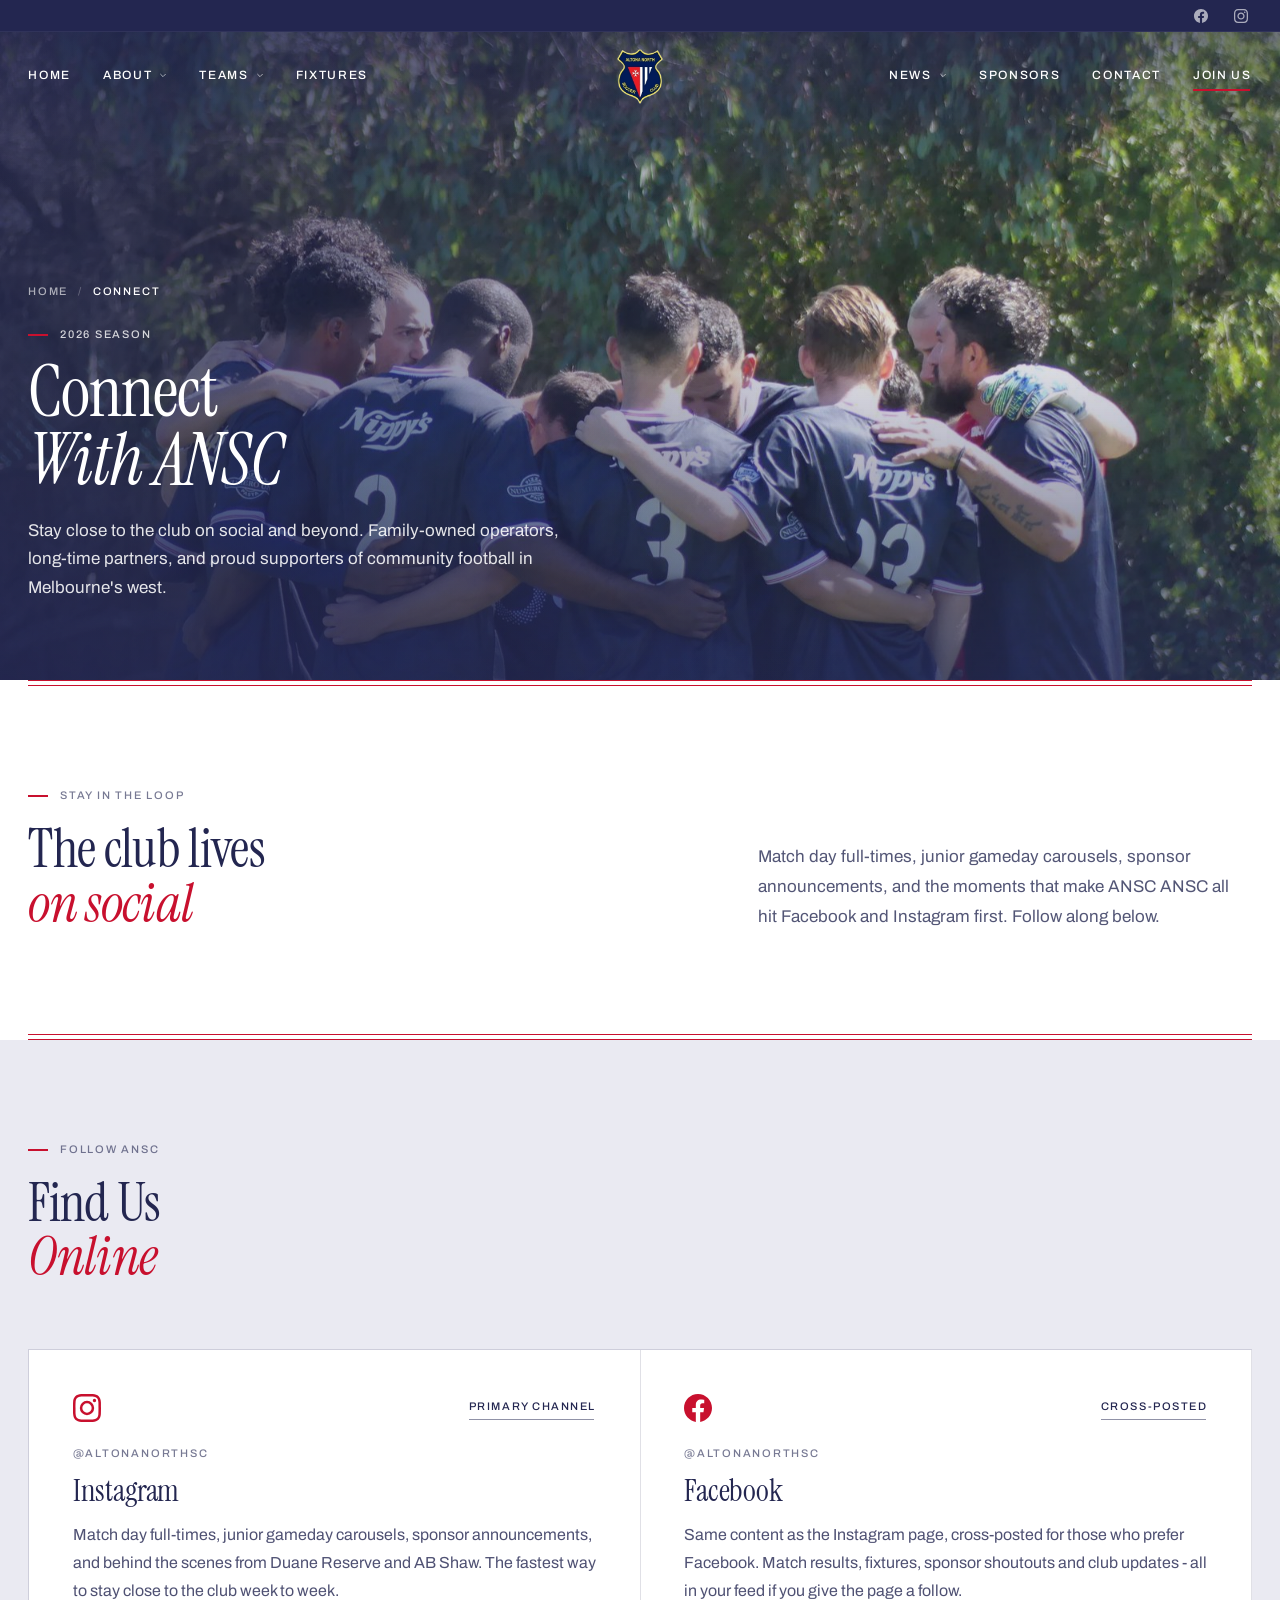
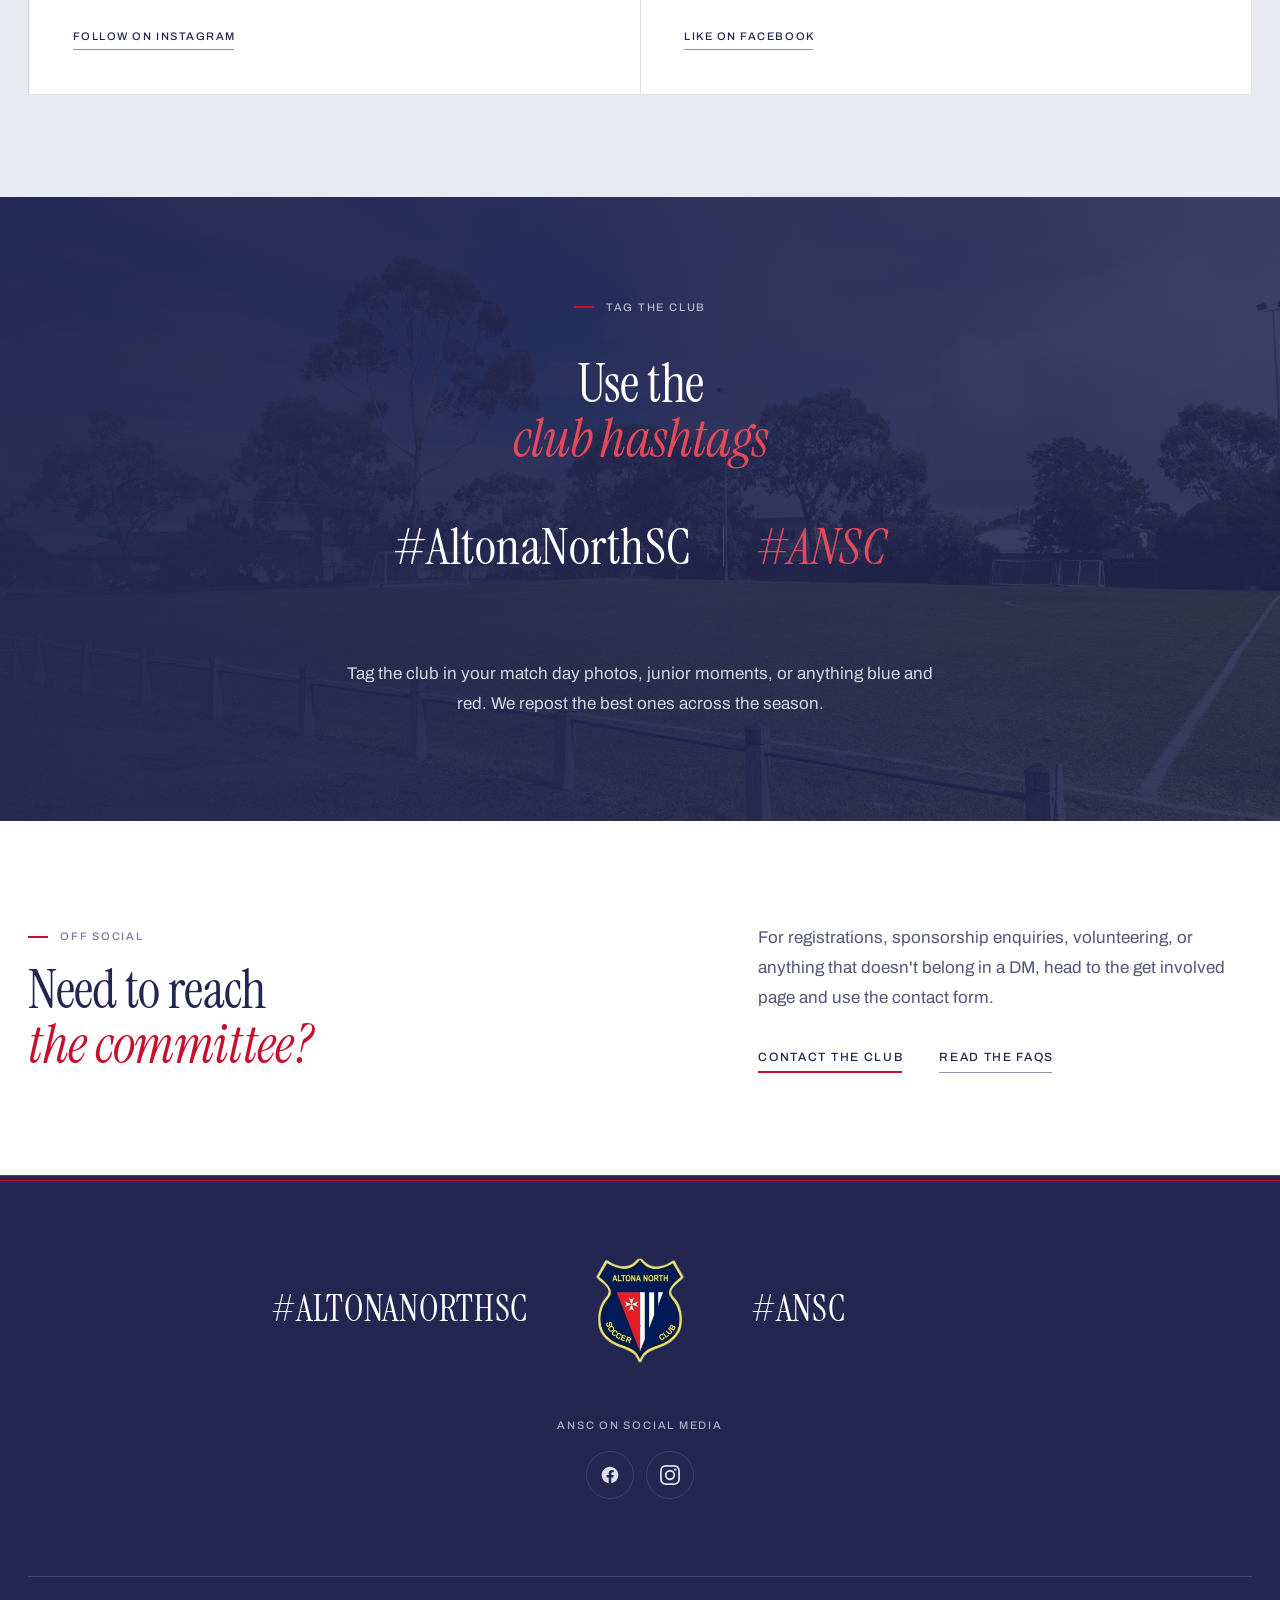
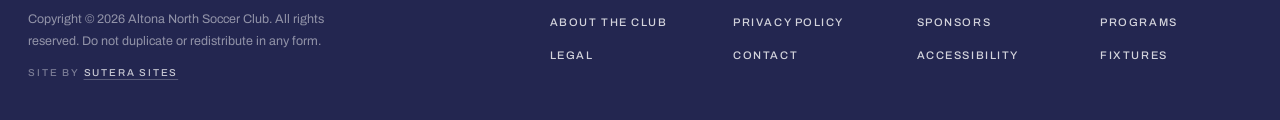
<file: connect.html>
<!DOCTYPE html>
<html lang="en">
<head>
  <!-- Google tag (gtag.js) - GA4 G-WQWRHHGJDF -->
  <script async src="https://www.googletagmanager.com/gtag/js?id=G-WQWRHHGJDF"></script>
  <script>
    window.dataLayer = window.dataLayer || [];
    function gtag(){dataLayer.push(arguments);}
    gtag('js', new Date());
    gtag('config', 'G-WQWRHHGJDF');
  </script>
    <meta charset="UTF-8">
    <meta name="viewport" content="width=device-width, initial-scale=1.0">
    <title>Connect - Follow ANSC on Social | Altona North SC</title>
    <meta name="description" content="Follow Altona North SC on Facebook and Instagram. Stay close to match days, club news, junior gameday and #AltonaNorthSC.">
    <link rel="canonical" href="https://www.altonanorthsc.com.au/connect">
    <meta property="og:title" content="Connect with ANSC">
    <meta property="og:description" content="Stay close to the club on social and beyond.">
    <meta property="og:type" content="website">
    <meta property="og:url" content="https://www.altonanorthsc.com.au/connect.html">
    <meta property="og:site_name" content="Altona North Soccer Club">
    <meta property="og:locale" content="en_AU">
    <meta property="og:image" content="https://www.altonanorthsc.com.au/Assets/Logo.png">
    <meta property="og:image:width" content="1200">
    <meta property="og:image:height" content="630">
    <meta property="og:image:alt" content="Altona North Soccer Club crest">
    <meta name="twitter:card" content="summary_large_image">
    <meta name="twitter:title" content="Connect with ANSC">
    <meta name="twitter:description" content="Stay close to the club on social and beyond.">
    <meta name="twitter:image" content="https://www.altonanorthsc.com.au/Assets/Logo.png">
    <meta name="geo.region" content="AU-VIC">
    <meta name="geo.placename" content="Brooklyn, Melbourne">
    <meta name="ICBM" content="-37.8232, 144.8489">
    <link rel="icon" type="image/png" href="Assets/Logo.png">
    <link rel="apple-touch-icon" href="Assets/Logo.png">
<link rel="stylesheet" href="styles.css" />
    <link rel="preconnect" href="https://fonts.googleapis.com">
    <link rel="preconnect" href="https://fonts.gstatic.com" crossorigin>
    <link href="https://fonts.googleapis.com/css2?family=Archivo:wght@400;500;600&family=Instrument+Serif:ital@0;1&display=swap" rel="stylesheet">
    <style>
        * { margin: 0; padding: 0; box-sizing: border-box; }
        html { -webkit-text-size-adjust: 100%; scroll-behavior: smooth; }
        body {
            font-family: var(--sans);
            -webkit-font-smoothing: antialiased;
            -moz-osx-font-smoothing: grayscale;
        }
        img { display: block; max-width: 100%; }
        .skip-link {
            position: absolute; left: var(--gutter); top: 8px; z-index: 100;
            padding: 10px 14px; background: var(--white); color: var(--navy-950);
            font: 500 12px/1 var(--sans); letter-spacing: 0.14em; text-transform: uppercase;
            transform: translateY(-200%);
        }
        .skip-link:focus { transform: translateY(0); }

        /* ---------- Site chrome (2026 redesign): utility bar, nav, mega panels, drawer, footer ---------- */
        :root {
            --navy-950: #232650;
            --navy-900: #2a2d61;
            --navy-800: #303368;
            --red: #c8102e;
            --red-600: #a00d25;
            --white: #ffffff;
            --ink-soft: rgba(255, 255, 255, 0.72);
            --hair: rgba(255, 255, 255, 0.14);

            --serif: "Instrument Serif", "Times New Roman", serif;
            --sans: "Archivo", "Helvetica Neue", Arial, sans-serif;

            --gutter: clamp(20px, 2.2vw, 40px);
            --bar-h: 32px;
            --nav-h: 88px;
            --ease: cubic-bezier(0.22, 1, 0.36, 1);
        }
        /* clip, not hidden: hidden turns body into a scroll box and stops the nav sticking */
        html, body { overflow-x: hidden; overflow-x: clip; }
        .utility, .nav, .drawer, .footer {
            color: var(--white);
            -webkit-font-smoothing: antialiased;
            -moz-osx-font-smoothing: grayscale;
        }
        .utility :focus-visible, .nav :focus-visible, .drawer :focus-visible, .footer :focus-visible {
            outline: 2px solid var(--white);
            outline-offset: 4px;
        }

        /* ---------- Shared underline link (nav, CTAs, panels) ---------- */
        .uline {
            position: relative;
            display: inline-flex;
            align-items: center;
            gap: 7px;
            padding: 8px 0 10px;
            font: 500 12px/1 var(--sans);
            letter-spacing: 0.14em;
            text-transform: uppercase;
            color: var(--white);
            background: none;
            border: 0;
            cursor: pointer;
            transition: transform 0.2s var(--ease);
        }
        .uline::before,
        .uline::after {
            content: "";
            position: absolute;
            left: 0;
            right: 0.14em; /* trailing letter-spacing should not stretch the rule */
            bottom: 0;
            height: 1px;
            background: var(--white);
        }
        .uline::before { opacity: 0; }
        .uline::after {
            transform: scaleX(0);
            transform-origin: right;
            transition: transform 0.5s var(--ease);
        }
        .uline:hover::after,
        .uline:focus-visible::after,
        .uline[aria-expanded="true"]::after,
        .uline.is-current::after {
            transform: scaleX(1);
            transform-origin: left;
        }
        .uline:active { transform: translateY(1px); }

        /* Standing rule under a CTA, white sweeps over it on hover */
        .uline--rule::before { opacity: 0.5; }
        /* Join actions carry the club red */
        .uline--join::before { opacity: 1; height: 2px; background: var(--red); }
        .uline--join::after { height: 2px; }

        .chev { width: 8px; height: 8px; opacity: 0.6; transition: transform 0.4s var(--ease); }
        .uline[aria-expanded="true"] .chev { transform: rotate(180deg); }

        /* ---------- Utility bar ---------- */
        .utility {
            display: none;
            height: var(--bar-h);
            background: var(--navy-950);
            border-bottom: 1px solid rgba(255, 255, 255, 0.06);
        }
        .utility__inner {
            height: 100%;
            padding: 0 var(--gutter);
            display: flex;
            align-items: center;
            justify-content: flex-end;
            gap: 18px;
        }
        .utility a {
            display: inline-flex;
            padding: 4px;
            opacity: 0.62;
            transition: opacity 0.25s var(--ease), transform 0.2s var(--ease);
        }
        .utility a:hover, .utility a:focus-visible { opacity: 1; }
        .utility a:active { transform: translateY(1px); }
        .utility svg { width: 14px; height: 14px; }

        /* ---------- Main nav ---------- */
        .nav {
            position: -webkit-sticky;
            position: sticky;
            top: 0;
            z-index: 50;
            transition: transform 0.45s var(--ease);
        }
        .nav.is-hidden { transform: translateY(-100%); }
        .nav::before {
            content: "";
            position: absolute;
            inset: 0;
            background: var(--navy-950);
            transition: opacity 0.35s var(--ease);
        }
        /* Homepage: floats over the hero, turns solid once the page moves or a panel opens */
        .nav--overlay { margin-bottom: calc(-1 * var(--nav-h)); }
        .nav--overlay::before { opacity: 0; }
        .nav--overlay.is-scrolled::before, .nav--overlay.is-open::before { opacity: 1; }
        .nav__inner {
            position: relative;
            display: grid;
            grid-template-columns: 1fr auto 1fr;
            align-items: center;
            height: var(--nav-h);
            padding: 0 var(--gutter);
        }
        .nav__group { display: none; align-items: center; gap: 32px; }
        .nav__group--right { justify-content: flex-end; }
        .nav__crest {
            grid-column: 2;
            display: block;
            transition: transform 0.5s var(--ease);
        }
        .nav__crest img { height: 60px; width: auto; }
        .nav__crest:hover { transform: scale(1.04); }
        .nav__crest:active { transform: scale(0.98); }

        /* Mobile header controls */
        .nav__menu {
            grid-column: 1;
            justify-self: start;
            display: inline-flex;
            flex-direction: column;
            justify-content: center;
            gap: 6px;
            width: 44px; height: 44px;
            margin-left: -10px;
            padding: 0 10px;
            background: none; border: 0; cursor: pointer;
        }
        .nav__menu span {
            display: block; height: 1.5px; width: 22px; background: var(--white);
            transition: transform 0.4s var(--ease);
        }
        .nav__menu span:last-child { width: 15px; }
        .nav__menu:hover span:last-child { transform: scaleX(1.4667); transform-origin: left; }
        .nav__menu:active { transform: translateY(1px); }
        .nav__join-m { grid-column: 3; justify-self: end; }

        /* ---------- Mega panels ---------- */
        .panel {
            position: absolute;
            top: 100%; left: 0; right: 0;
            background: var(--navy-950);
            border-top: 1px solid var(--hair);
            opacity: 0;
            transform: translateY(-8px);
            pointer-events: none;
            transition: opacity 0.3s var(--ease), transform 0.45s var(--ease);
        }
        .panel.is-open { opacity: 1; transform: translateY(0); pointer-events: auto; }
        .panel__inner {
            display: grid;
            grid-template-columns: repeat(4, minmax(0, 1fr));
            gap: 40px;
            padding: 40px var(--gutter) 52px;
        }
        .panel__title {
            display: inline-block;
            margin-bottom: 14px;
            font: 400 28px/1.1 var(--serif);
            transition: transform 0.4s var(--ease);
        }
        .panel__title:hover { transform: translateX(4px); }
        .panel__links a {
            display: inline-block;
            padding: 5px 0;
            font: 400 14px/1.5 var(--sans);
            opacity: 0.72;
            transition: opacity 0.25s var(--ease), transform 0.4s var(--ease);
        }
        .panel__links a:hover, .panel__links a:focus-visible { opacity: 1; transform: translateX(4px); }
        .panel__links a:active { transform: translateX(4px) translateY(1px); }
        .panel__feature {
            grid-column: 4;
            padding-left: 32px;
            border-left: 1px solid var(--hair);
        }
        .panel__feature-title { margin: 0 0 12px; font: italic 400 30px/1.05 var(--serif); }
        .panel__feature-text { margin: 0 0 18px; font: 400 14px/1.7 var(--sans); color: var(--ink-soft); }

        /* ---------- Footer ---------- */
        .footer {
            --crest-h: clamp(104px, 9vw, 136px);
            position: relative;
            padding: clamp(56px, 6vw, 88px) var(--gutter) 40px;
            background: var(--navy-950);
            color: var(--white);
        }
        /* Club stripes, the same fine double rule as above About */
        .footer::before {
            content: "";
            position: absolute;
            top: 0; left: 0; right: 0;
            height: 6px;
            border-top: 1px solid var(--red);
            border-bottom: 1px solid var(--red);
        }
        .footer__crest { height: var(--crest-h); width: auto; order: -1; margin-bottom: 20px; }
        .footer__inner { max-width: 1600px; margin: 0 auto; }
        .footer__tags {
            display: flex;
            flex-direction: column;
            align-items: center;
            gap: 4px;
            margin: 0;
            text-align: center;
        }
        .footer__tag { font: 400 clamp(1.75rem, 1.3rem + 1.2vw, 2.5rem)/1.1 var(--serif); letter-spacing: 0.02em; }
        .footer__social { margin-top: clamp(36px, 4vw, 52px); text-align: center; }
        .footer__label {
            margin: 0 0 18px;
            font: 500 11px/1.4 var(--sans);
            letter-spacing: 0.16em;
            text-transform: uppercase;
            color: rgba(255, 255, 255, 0.62);
        }
        .footer__icons { display: flex; justify-content: center; gap: 12px; }
        .footer__icons a {
            display: inline-flex; align-items: center; justify-content: center;
            width: 48px; height: 48px;
            border: 1px solid var(--hair);
            border-radius: 50%;
            transition: transform 0.4s var(--ease), opacity 0.25s var(--ease);
            opacity: 0.85;
        }
        .footer__icons a:hover, .footer__icons a:focus-visible { opacity: 1; transform: translateY(-3px); }
        .footer__icons a:active { transform: translateY(0) scale(0.95); }
        .footer__icons svg { width: 20px; height: 20px; }
        .footer__lower {
            display: grid;
            gap: 32px;
            margin-top: clamp(48px, 6vw, 80px);
            padding-top: 32px;
            border-top: 1px solid var(--hair);
        }
        .footer__copy { max-width: 44ch; margin: 0; font: 400 12.5px/1.7 var(--sans); color: rgba(255, 255, 255, 0.5); }
        .footer__credit {
            margin: 14px 0 0;
            font: 500 10px/1.4 var(--sans);
            letter-spacing: 0.18em;
            text-transform: uppercase;
            color: rgba(255, 255, 255, 0.4);
        }
        .footer__credit a {
            color: rgba(255, 255, 255, 0.75);
            text-decoration: underline;
            text-decoration-color: rgba(255, 255, 255, 0.25);
            text-underline-offset: 3px;
        }
        .footer__credit a:hover { text-decoration-color: var(--red); }
        .footer__nav { display: grid; grid-template-columns: repeat(2, minmax(0, 1fr)); gap: 4px 32px; align-content: start; }
        .footer__nav .uline { justify-self: start; font-size: 11px; opacity: 0.8; transition: opacity 0.25s var(--ease), transform 0.2s var(--ease); }
        .footer__nav .uline:hover, .footer__nav .uline:focus-visible { opacity: 1; }

        @media (min-width: 640px) {
            .footer__tags { flex-direction: row; justify-content: center; gap: 0; }
            .footer__tag { flex: 1; }
            .footer__tag:first-child { text-align: right; padding-right: clamp(32px, 5vw, 80px); }
            .footer__tag:last-child { text-align: left; padding-left: clamp(32px, 5vw, 80px); }
            .footer__crest { order: 0; margin-bottom: 0; }
            .footer__nav { grid-template-columns: repeat(4, minmax(0, 1fr)); }
        }
        @media (min-width: 900px) {
            .footer__lower { grid-template-columns: repeat(12, minmax(0, 1fr)); gap: 0 var(--gutter); }
            .footer__legal { grid-column: 1 / 5; }
            .footer__nav { grid-column: 6 / 13; }
        }

        /* ---------- Mobile drawer ---------- */
        .drawer {
            position: fixed;
            inset: 0;
            z-index: 80;
            display: flex;
            flex-direction: column;
            padding: 0 var(--gutter) 32px;
            background: var(--navy-950);
            overflow-y: auto;
            transform: translateX(-100%);
            transition: transform 0.55s var(--ease);
        }
        .drawer.is-open { transform: translateX(0); }
        .drawer__top {
            display: grid;
            grid-template-columns: 1fr auto 1fr;
            align-items: center;
            height: 76px;
            flex-shrink: 0;
        }
        .drawer__top img { grid-column: 2; height: 48px; width: auto; }
        .drawer__close {
            grid-column: 1; grid-row: 1;
            justify-self: start;
            width: 44px; height: 44px;
            margin-left: -10px;
            display: inline-flex; align-items: center; justify-content: center;
            background: none; border: 0; cursor: pointer;
            transition: transform 0.4s var(--ease);
        }
        .drawer__close:hover { transform: rotate(90deg); }
        .drawer__close:active { transform: rotate(90deg) scale(0.92); }
        .drawer__close svg { width: 20px; height: 20px; }
        .drawer__list { margin-top: 20px; border-top: 1px solid var(--hair); }
        .drawer__list > li { border-bottom: 1px solid var(--hair); }
        .drawer__row { display: flex; align-items: center; justify-content: space-between; }
        .drawer__link {
            display: block;
            padding: 14px 0;
            font: 400 34px/1.1 var(--serif);
            background: none; border: 0; cursor: pointer; text-align: left;
            transition: transform 0.4s var(--ease), opacity 0.25s var(--ease);
        }
        .drawer__link:hover { transform: translateX(4px); }
        .drawer__link:active { opacity: 0.7; }
        .drawer__link.is-current { font-style: italic; }
        .drawer__toggle {
            width: 44px; height: 44px;
            margin-right: -10px;
            display: inline-flex; align-items: center; justify-content: center;
            background: none; border: 0; cursor: pointer;
        }
        .drawer__toggle svg { width: 14px; height: 14px; transition: transform 0.4s var(--ease); }
        .drawer__toggle[aria-expanded="true"] svg { transform: rotate(45deg); }
        .drawer__row--button { width: 100%; padding: 0; background: none; border: 0; cursor: pointer; }
        .drawer__row--button[aria-expanded="true"] svg { transform: rotate(45deg); }
        .drawer__sub { padding: 0 0 18px; }
        .drawer__sub a {
            display: block;
            padding: 6px 0;
            font: 400 15px/1.5 var(--sans);
            opacity: 0.72;
            transition: opacity 0.25s var(--ease);
        }
        .drawer__sub a:hover, .drawer__sub a:focus-visible { opacity: 1; }
        .drawer__sub .drawer__subhead {
            margin-top: 10px;
            font: 500 11px/1.5 var(--sans);
            letter-spacing: 0.16em;
            text-transform: uppercase;
            opacity: 0.5;
        }
        .drawer__sub .drawer__subhead:first-child { margin-top: 0; }
        .drawer__join { align-self: flex-start; margin-top: 32px; }
        body.menu-open { overflow: hidden; }

        @media (min-width: 1024px) {
            .utility { display: block; }
            .nav__group { display: flex; }
            .nav__group--left { grid-column: 1; }
            .nav__group--right { grid-column: 3; }
            .nav__menu, .nav__join-m { display: none; }
            .drawer { display: none; }
        }
        @media (max-width: 1023px) {
            :root { --nav-h: 72px; }
            .nav__crest img { height: 46px; }
            .panel { display: none; }
        }
        @media (prefers-reduced-motion: reduce) {
            .nav, .nav::before, .nav *, .nav *::before, .nav *::after,
            .drawer, .drawer *, .footer *, .footer *::before, .footer *::after, .utility * {
                transition-duration: 0.01ms !important;
            }
        }

        /* ---------- Inner pages (2026 redesign): the homepage's system applied to page bodies ---------- */
        .font-heading, .font-body { font-family: var(--sans); }

        /* Each ground sets its own ink, so components read correctly on white, mist or navy */
        .band--white, .stripe-band--white {
            --ground: #ffffff;
            --ink: var(--navy-950);
            --muted: rgba(35, 38, 80, 0.62);
            --body: rgba(35, 38, 80, 0.78);
            --line: rgba(35, 38, 80, 0.14);
            --accent: var(--red);
            --cell: transparent;
            --cell-hover: #f4f4f9;
        }
        .band--mist, .stripe-band--mist {
            --ground: #eaeaf2; /* navy-50 from the site's own palette */
            --ink: var(--navy-950);
            --muted: rgba(35, 38, 80, 0.62);
            --body: rgba(35, 38, 80, 0.8);
            --line: rgba(35, 38, 80, 0.14);
            --accent: var(--red);
            --cell: #ffffff;
            --cell-hover: #f7f7fb;
        }
        .band--navy, .band--photo, .stripe-band--navy, .join {
            --ground: var(--navy-950);
            --ink: #ffffff;
            --muted: rgba(255, 255, 255, 0.66);
            --body: rgba(255, 255, 255, 0.8);
            --line: rgba(255, 255, 255, 0.16);
            --accent: #e8485a; /* lighter red from the site's palette, holds contrast on navy */
            --cell: transparent;
            --cell-hover: rgba(255, 255, 255, 0.04);
        }

        .band {
            position: relative;
            padding: clamp(64px, 8vw, 128px) var(--gutter);
            background: var(--ground);
            color: var(--ink);
        }
        .band :focus-visible, .join :focus-visible { outline: 2px solid var(--ink); outline-offset: 4px; }
        .wrap { position: relative; max-width: 1600px; margin: 0 auto; }
        .wrap--narrow { max-width: 1120px; }

        /* Photo grounds: the picture carries the band, navy keeps the type legible */
        .band--photo { overflow: hidden; }
        .band__bg { position: absolute; inset: 0; margin: 0; }
        .band__bg img { width: 100%; height: 100%; object-fit: cover; }
        .band__bg::after {
            content: "";
            position: absolute; inset: 0;
            background: linear-gradient(90deg, rgba(35, 38, 80, 0.96) 0%, rgba(35, 38, 80, 0.92) 50%, rgba(35, 38, 80, 0.86) 100%);
        }

        /* Club stripes between bands, drawn as the homepage's fine double rule */
        .stripe-band { padding: 0 var(--gutter); background: var(--ground); }
        .stripe-band::before {
            content: "";
            display: block;
            max-width: 1600px;
            height: 6px;
            margin: 0 auto;
            border-top: 1px solid var(--red);
            border-bottom: 1px solid var(--red);
        }

        /* ---------- Page hero ---------- */
        .phero {
            position: relative;
            display: flex;
            align-items: flex-end;
            min-height: clamp(500px, 72vh, 780px);
            min-height: clamp(500px, 72svh, 780px);
            padding: calc(var(--nav-h) + 48px) var(--gutter) clamp(44px, 6vw, 88px);
            overflow: hidden;
            background: var(--navy-950);
            color: var(--white);
        }
        .phero__img {
            position: absolute;
            inset: 0;
            width: 100%;
            height: 100%;
            object-fit: cover;
            animation: settle 2.4s cubic-bezier(0.16, 0.8, 0.3, 1) both;
        }
        @keyframes settle { from { transform: scale(1.05); } }
        .phero__tint {
            position: absolute; inset: 0; pointer-events: none;
            background: var(--navy-950);
            mix-blend-mode: multiply;
            opacity: 0.16;
        }
        .phero__shade {
            position: absolute; inset: 0; pointer-events: none;
            background:
                linear-gradient(180deg, rgba(35, 38, 80, 0.55) 0%, rgba(35, 38, 80, 0) 26%),
                linear-gradient(90deg, rgba(35, 38, 80, 0.7) 0%, rgba(35, 38, 80, 0.32) 38%, rgba(35, 38, 80, 0) 66%),
                linear-gradient(0deg, rgba(35, 38, 80, 0.72) 0%, rgba(35, 38, 80, 0) 48%);
        }
        .phero__content { position: relative; z-index: 2; width: 100%; max-width: 1600px; margin: 0 auto; }
        .phero__inner { max-width: 760px; }
        .crumbs ol {
            display: flex;
            flex-wrap: wrap;
            align-items: center;
            gap: 4px 10px;
            margin: 0;
            padding: 0;
            list-style: none;
            font: 500 11px/1.4 var(--sans);
            letter-spacing: 0.16em;
            text-transform: uppercase;
            color: rgba(255, 255, 255, 0.62);
        }
        .crumbs a { transition: color 0.25s var(--ease); }
        .crumbs a:hover, .crumbs a:focus-visible { color: var(--white); }
        .crumbs [aria-current="page"] { color: var(--white); }
        .crumbs .crumbs__sep { opacity: 0.45; }
        .phero .eyebrow { margin-top: 28px; color: rgba(255, 255, 255, 0.8); }
        .phero__title {
            margin: 16px 0 0;
            font: 400 clamp(3rem, 1.7rem + 3.4vw, 5.25rem)/0.96 var(--serif);
            letter-spacing: -0.015em;
            text-wrap: balance;
        }
        .phero__title em { font-style: italic; }
        .phero__lead {
            max-width: 56ch;
            margin: 22px 0 0;
            font: 400 16px/1.7 var(--sans);
            color: rgba(255, 255, 255, 0.88);
            text-wrap: pretty;
        }
        @media (min-width: 900px) { .phero__lead { font-size: 17px; } }
        @media (max-width: 899px) {
            /* Text spans the full width here, so it needs ground from below, not from the left */
            .phero__shade {
                background:
                    linear-gradient(180deg, rgba(35, 38, 80, 0.55) 0%, rgba(35, 38, 80, 0) 22%),
                    linear-gradient(0deg, rgba(35, 38, 80, 0.94) 0%, rgba(35, 38, 80, 0.74) 45%, rgba(35, 38, 80, 0) 88%);
            }
        }

        /* Print hero: a small or archival photo framed beside the title, the homepage History treatment */
        .phero--print { align-items: center; }
        .phero--print .phero__content { display: grid; grid-template-columns: minmax(0, 1fr); gap: 40px; align-items: center; }
        .phero__print {
            justify-self: start;
            width: fit-content;
            max-width: 100%;
            margin: 0;
            padding: clamp(8px, 1vw, 14px);
            background: var(--white);
            box-shadow: 0 1px 2px rgba(0, 0, 0, 0.2), 0 30px 60px -28px rgba(0, 0, 0, 0.65);
        }
        .phero__print img { width: auto; max-width: 100%; height: auto; max-height: min(320px, 46vh); }
        @media (min-width: 900px) {
            .phero--print .phero__content { grid-template-columns: repeat(12, minmax(0, 1fr)); gap: 0 var(--gutter); }
            .phero--print .phero__inner { grid-column: 1 / 7; grid-row: 1; }
            .phero__print { grid-column: 8 / 13; grid-row: 1; justify-self: end; }
            .phero__print img { max-height: min(540px, 64vh); }
        }
        @media (max-width: 899px) { .phero__print { order: -1; } }

        .rise { animation: rise 1s var(--ease) both; }
        .rise-1 { animation-delay: 0.12s; }
        .rise-2 { animation-delay: 0.24s; }
        .rise-3 { animation-delay: 0.36s; }
        @keyframes rise { from { opacity: 0; transform: translateY(14px); } }

        /* ---------- Type ---------- */
        .eyebrow {
            display: flex;
            align-items: center;
            gap: 12px;
            margin: 0;
            font: 500 11px/1.4 var(--sans);
            letter-spacing: 0.16em;
            text-transform: uppercase;
            color: var(--muted);
        }
        .eyebrow::before { content: ""; width: 20px; height: 2px; background: var(--red); flex-shrink: 0; }
        .title {
            margin: 0;
            font: 400 clamp(2.5rem, 1.6rem + 2.2vw, 4rem)/1.02 var(--serif);
            letter-spacing: -0.012em;
            text-wrap: balance;
        }
        .title em, .num em { font-style: italic; color: var(--accent); }
        .subtitle {
            margin: 0;
            font: 400 clamp(1.625rem, 1.35rem + 0.7vw, 2.125rem)/1.1 var(--serif);
            letter-spacing: -0.005em;
        }
        .subtitle--lg { font-size: clamp(2rem, 1.5rem + 1.3vw, 2.875rem); line-height: 1.05; }
        .subtitle--sm { font-size: clamp(1.5rem, 1.3rem + 0.5vw, 1.875rem); }
        .subtitle--xs { font-size: 1.375rem; line-height: 1.2; }
        .name { font: 400 clamp(1.375rem, 1.2rem + 0.4vw, 1.625rem)/1.15 var(--serif); color: var(--ink); }
        .name--sm { font-size: 1.25rem; }
        .name--lg { font-size: clamp(1.75rem, 1.4rem + 1vw, 2.5rem); }
        .num { font: 400 clamp(3rem, 2.2rem + 2.2vw, 4.5rem)/1 var(--serif); letter-spacing: -0.02em; color: var(--ink); }
        .num--sm { font-size: clamp(2.25rem, 1.8rem + 1.2vw, 3rem); }
        .label {
            margin: 0;
            font: 500 11px/1.45 var(--sans);
            letter-spacing: 0.16em;
            text-transform: uppercase;
            color: var(--muted);
        }
        .label--red { color: var(--accent); }
        .label__note { color: var(--accent); text-transform: none; letter-spacing: 0.02em; }
        .text {
            max-width: 60ch;
            margin: 0;
            font: 400 16px/1.75 var(--sans);
            color: var(--body);
            text-wrap: pretty;
        }
        .text--lead { font-size: 17px; }
        .text--sm { font-size: 14.5px; line-height: 1.7; }
        .text--xs { font-size: 12.5px; line-height: 1.6; color: var(--muted); }
        .text strong { font-weight: 600; color: var(--ink); }
        .text a, .faq__a a {
            color: var(--ink);
            text-decoration: underline;
            text-decoration-color: var(--accent);
            text-decoration-thickness: 1px;
            text-underline-offset: 4px;
        }
        .text a:hover, .faq__a a:hover { text-decoration-thickness: 2px; }

        /* Vertical rhythm inside text columns, heads and the closing band */
        .stack > * + * { margin-top: 20px; }
        .stack > .eyebrow + .title, .stack > .badge + .eyebrow { margin-top: 18px; }
        .stack > .badge + .title { margin-top: 22px; }
        .stack > .title + *, .stack > .join__title + * { margin-top: 28px; }
        .stack > .ctas, .stack > .ticks, .stack > .cells, .stack > .rows, .stack > .note { margin-top: 36px; }

        /* Underline links read in the ground's ink; join actions keep the club red */
        .band .uline, .notice .uline, .formcard .uline { color: var(--ink); }
        .band .uline::before, .band .uline::after,
        .notice .uline::before, .notice .uline::after,
        .formcard .uline::before, .formcard .uline::after { background: currentColor; }
        .band .uline--join::before, .notice .uline--join::before, .join .uline--join::before { background: var(--red); }
        .uline--sm { padding: 6px 0 8px; font-size: 11px; }
        .ctas { display: flex; flex-wrap: wrap; align-items: center; gap: 14px 36px; }
        .ctas--col { flex-direction: column; align-items: flex-start; }

        /* ---------- Section heads: title left, words right, like the homepage sponsors head ---------- */
        .head { display: grid; gap: 24px 40px; margin-bottom: clamp(40px, 5vw, 72px); }
        .head:last-child { margin-bottom: 0; }
        .head__main > .title { margin-top: 18px; }
        .head__aside > * + * { margin-top: 18px; }
        .head__aside > .ctas { margin-top: 30px; }
        .head--center { justify-items: center; text-align: center; }
        .head--center .eyebrow { justify-content: center; }
        .head--center .text { margin-left: auto; margin-right: auto; }
        @media (min-width: 900px) {
            .head--split { grid-template-columns: repeat(12, minmax(0, 1fr)); align-items: end; gap: 0 var(--gutter); }
            .head--split > .head__main { grid-column: 1 / 7; }
            .head--split > .head__aside { grid-column: 8 / 13; }
        }

        /* ---------- Split: picture one side, words the other ---------- */
        .split { display: grid; grid-template-columns: minmax(0, 1fr); gap: 40px; align-items: center; }
        @media (min-width: 900px) {
            .split { grid-template-columns: repeat(12, minmax(0, 1fr)); gap: 0 var(--gutter); }
            .split > * { grid-row: 1; }
            .split--body-last > .split__aside { grid-column: 1 / 7; }
            .split--body-last > .split__body { grid-column: 8 / 13; }
            .split--body-first > .split__body { grid-column: 1 / 6; }
            .split--body-first > .split__aside { grid-column: 7 / 13; }
            .split--top { align-items: start; }
        }

        .media { position: relative; overflow: hidden; background: var(--navy-950); }
        .media img { width: 100%; height: 100%; object-fit: cover; transition: transform 1.4s var(--ease); }
        .media::after {
            content: "";
            position: absolute; inset: 0; pointer-events: none;
            background: var(--navy-950);
            mix-blend-mode: multiply;
            opacity: 0.12;
        }
        .media:hover img { transform: scale(1.04); }
        .media--tall { aspect-ratio: 4 / 3; }
        .media--wide { aspect-ratio: 16 / 10; }
        .media--portrait { aspect-ratio: 4 / 5; }
        .media--natural img { height: auto; }
        @media (min-width: 900px) { .media--tall { aspect-ratio: 1 / 1; } }

        /* ---------- Hairline grids (the homepage's fixtures and sponsors language) ---------- */
        .cells { gap: 0 !important; border-top: 1px solid var(--line); border-left: 1px solid var(--line); }
        .cells > * { border-right: 1px solid var(--line); border-bottom: 1px solid var(--line); background: var(--cell); }
        .cell {
            position: relative;
            display: flex;
            flex-direction: column;
            gap: 12px;
            min-width: 0;
            padding: clamp(24px, 2.6vw, 40px);
            transition: background-color 0.35s var(--ease);
        }
        .cells--tight > .cell { padding: 20px 22px; }
        .cells--roomy > .cell { padding: clamp(28px, 3.4vw, 52px); }
        .cell--row { flex-direction: row; align-items: center; gap: 16px; }
        .cell--between { justify-content: space-between; }
        .cell--link { cursor: pointer; }
        .cell--link:hover, .cell--link:focus-visible { background: var(--cell-hover); }
        .cell--link:active { transform: translateY(1px); }
        .cell--link:hover .uline::after, .cell--link:focus-visible .uline::after { transform: scaleX(1); transform-origin: left; }
        .cell > .text { margin-top: 2px; }
        .cell > .uline { align-self: flex-start; justify-self: start; margin-top: 8px; }
        .cell > svg:first-child, .cell__top > svg { width: 28px; height: 28px; color: var(--accent); }
        .cell__top { display: flex; align-items: center; justify-content: space-between; gap: 12px; margin-bottom: 12px; }
        .cell__foot {
            display: flex;
            gap: 12px;
            margin-top: auto;
            padding-top: 16px;
            border-top: 1px solid var(--line);
        }
        .cell__foot > svg { width: 16px; height: 16px; color: var(--muted); }
        .cell__arrow { flex: none; width: 18px; height: 18px; color: var(--muted); transition: transform 0.4s var(--ease), color 0.25s var(--ease); }
        .cell--link:hover .cell__arrow { transform: translateX(4px); color: var(--accent); }
        .cell__logo { height: 150px; margin-bottom: 8px; }
        @media (max-width: 639px) {
            .cells--tight > .cell { padding: 16px 14px; }
            .cells--tight > .cell--row { gap: 12px; }
            .cells--tight .jersey { width: 38px; height: 38px; font-size: 18px; }
            .cells--tight .name--sm { font-size: 1.125rem; overflow-wrap: anywhere; }
        }
        .cell__logo img { max-height: 140px; mix-blend-mode: multiply; }
        @media (min-width: 640px) {
            /* A lone sponsor at the end spans the row, logo beside the words */
            .cells--feature-last > .cell:last-child:nth-child(odd) {
                grid-column: 1 / -1;
                display: grid;
                grid-template-columns: minmax(0, 1fr) minmax(0, 1.4fr);
                grid-template-rows: auto auto auto 1fr;
                column-gap: clamp(24px, 4vw, 64px);
                max-width: none;
                margin: 0;
            }
            .cells--feature-last > .cell:last-child:nth-child(odd) > .cell__logo { grid-row: 1 / -1; height: 100%; margin: 0; }
            .cells--feature-last > .cell:last-child:nth-child(odd) > :not(.cell__logo) { grid-column: 2; }
        }

        /* Hairline lists */
        .rows { border-top: 1px solid var(--line); }
        .row { display: flex; flex-direction: column; gap: 4px; padding: 20px 0; border-bottom: 1px solid var(--line); }
        .row--icon { flex-direction: row; align-items: flex-start; gap: 20px; }
        .row--icon > div:last-child > * + * { margin-top: 6px; }
        .ticks { max-width: 60ch; margin: 0; padding: 0; list-style: none; border-top: 1px solid var(--line); }
        .ticks > li {
            display: flex;
            align-items: baseline;
            gap: 14px;
            padding: 13px 0;
            border-bottom: 1px solid var(--line);
            font: 400 15px/1.55 var(--sans);
            color: var(--ink);
        }
        .ticks > li::before { content: ""; flex: none; width: 14px; height: 2px; background: var(--red); transform: translateY(-4px); }

        .icon, .jersey {
            flex: none;
            display: grid;
            place-items: center;
            width: 48px;
            height: 48px;
            border: 1px solid var(--line);
            border-radius: 50%;
            color: var(--accent);
        }
        .icon svg { width: 20px; height: 20px; }
        .jersey { font: 400 22px/1 var(--serif); color: var(--ink); }
        .jersey--captain { background: var(--red); border-color: var(--red); color: #ffffff; }
        .tag {
            display: inline-block;
            padding: 3px 7px;
            border: 1px solid var(--line);
            font: 600 9.5px/1.2 var(--sans);
            letter-spacing: 0.14em;
            text-transform: uppercase;
            color: var(--muted);
        }
        .tag--red { border-color: rgba(200, 16, 46, 0.45); color: var(--accent); }
        .chip {
            display: inline-flex;
            align-items: center;
            gap: 8px;
            padding: 8px 14px;
            border: 1px solid var(--line);
            font: 500 11px/1.2 var(--sans);
            letter-spacing: 0.14em;
            text-transform: uppercase;
            color: var(--ink);
        }
        .chip svg { width: 14px; height: 14px; color: var(--accent); }
        .badge {
            display: inline-flex;
            align-items: center;
            padding: 7px 12px;
            border: 1px solid currentColor;
            font: 600 10.5px/1 var(--sans);
            letter-spacing: 0.18em;
            text-transform: uppercase;
            color: var(--accent);
        }
        .note { padding-top: 22px; border-top: 1px solid var(--line); }
        .note > * + * { margin-top: 12px; }
        .notice {
            max-width: 880px;
            margin: 0 auto;
            padding: clamp(36px, 5vw, 72px) clamp(24px, 5vw, 72px);
            border: 1px solid var(--line);
            background: var(--cell);
            text-align: center;
        }
        .band--white .notice { background: #f4f4f9; border-color: transparent; }
        .notice > * + * { margin-top: 16px; }
        .notice > .badge + * { margin-top: 24px; }
        .notice > .uline { margin-top: 28px; }
        .notice .text { margin-left: auto; margin-right: auto; }
        .feature { border: 1px solid var(--line); overflow: hidden; }
        .vrule { width: 1px; height: 40px; background: var(--line); }
        .hashtag { font: 400 clamp(2.25rem, 1.6rem + 2vw, 3.5rem)/1.1 var(--serif); letter-spacing: 0.01em; }
        .hashtag--accent { font-style: italic; color: var(--accent); }

        /* ---------- History timeline ---------- */
        .tl__line { width: 1px; background: var(--line); }
        .tl__dot { top: 22px; width: 11px; height: 11px; margin-left: -5px; border-radius: 50%; background: var(--red); box-shadow: 0 0 0 6px var(--ground); }
        @media (min-width: 768px) { .tl__dot { top: 50%; margin-left: 0; margin-top: -5px; } }
        .tl__year { font: italic 400 clamp(2.5rem, 1.8rem + 2vw, 3.75rem)/1 var(--serif); letter-spacing: -0.015em; color: var(--accent); }
        .tl__item .subtitle { margin-top: 10px; }
        .tl__item .text { margin-top: 12px; }
        .tl__item .text-right .text { margin-left: auto; }

        /* ---------- FAQs ---------- */
        .faqs { max-width: 1120px; border-top: 1px solid var(--line); }
        .faq { border-bottom: 1px solid var(--line); }
        .faq > summary {
            display: flex;
            align-items: center;
            justify-content: space-between;
            gap: 24px;
            padding: 24px 0;
            cursor: pointer;
            list-style: none;
            transition: opacity 0.25s var(--ease);
        }
        .faq > summary::-webkit-details-marker { display: none; }
        .faq > summary:hover .faq__title { transform: translateX(4px); }
        .faq__title { margin: 0; font: 400 clamp(1.3rem, 1.1rem + 0.5vw, 1.625rem)/1.25 var(--serif); transition: transform 0.4s var(--ease); }
        .faq__icon { flex: none; width: 14px; height: 14px; color: var(--accent); transition: transform 0.4s var(--ease); }
        .faq[open] .faq__icon { transform: rotate(45deg); }
        .faq__a { max-width: 72ch; padding: 0 0 28px; }
        .faq__a > * + * { margin-top: 12px; }

        /* ---------- Contact ---------- */
        .contact-card { display: flex; align-items: flex-start; gap: 18px; padding-top: 22px; border-top: 1px solid var(--line); }
        .contact-icon {
            flex: none;
            display: grid;
            place-items: center;
            width: 44px;
            height: 44px;
            border: 1px solid var(--line);
            border-radius: 50%;
            color: var(--accent);
        }
        .contact-icon svg { width: 18px; height: 18px; }
        .contact-label { display: block; margin-bottom: 6px; font: 500 11px/1.4 var(--sans); letter-spacing: 0.16em; text-transform: uppercase; color: var(--muted); }
        .contact-value { font: 400 clamp(1.375rem, 1.2rem + 0.5vw, 1.75rem)/1.2 var(--serif); color: var(--ink); overflow-wrap: anywhere; }
        .contact-value a { text-decoration: underline; text-decoration-color: transparent; text-underline-offset: 5px; transition: text-decoration-color 0.25s var(--ease); }
        .contact-value a:hover { text-decoration-color: var(--red); }
        .contact-meta { margin: 4px 0 0; font: 400 13.5px/1.6 var(--sans); color: var(--muted); }
        .contact-social {
            display: inline-flex;
            align-items: center;
            justify-content: center;
            width: 46px;
            height: 46px;
            border: 1px solid var(--line);
            border-radius: 50%;
            color: var(--ink);
            transition: transform 0.4s var(--ease), border-color 0.25s var(--ease);
        }
        .contact-social:hover { transform: translateY(-3px); border-color: var(--ink); }
        .contact-social:active { transform: translateY(0) scale(0.95); }
        .contact-social svg { width: 18px; height: 18px; }

        /* ---------- Forms (the homepage enquiry card) ---------- */
        .formcard {
            padding: clamp(28px, 3.6vw, 56px);
            background: var(--white);
            color: var(--navy-950);
            box-shadow: 0 30px 60px -30px rgba(10, 12, 40, 0.4);
            --ink: var(--navy-950);
            --muted: rgba(35, 38, 80, 0.62);
            --line: rgba(35, 38, 80, 0.14);
            --accent: var(--red);
        }
        .formcard__head { margin-bottom: 32px; }
        .formcard__head > * + * { margin-top: 12px; }
        .enquiry {
            display: grid;
            gap: 28px;
            padding: clamp(28px, 3.6vw, 56px);
            background: var(--white);
            color: var(--navy-950);
            box-shadow: 0 30px 60px -30px rgba(10, 12, 40, 0.45);
        }
        .enquiry--bare { padding: 0; background: none; box-shadow: none; }
        .enquiry .uline { color: var(--navy-950); }
        .enquiry .uline::before, .enquiry .uline::after { background: currentColor; }
        .enquiry__row { display: grid; grid-template-columns: minmax(0, 1fr); gap: 28px; }
        .form-label {
            display: block;
            margin-bottom: 4px;
            font: 500 11px/1.4 var(--sans);
            letter-spacing: 0.14em;
            text-transform: uppercase;
            color: rgba(35, 38, 80, 0.7);
        }
        .form-label .required { margin-left: 2px; color: var(--red); }
        .form-field {
            width: 100%;
            padding: 10px 0 12px;
            font: 400 16px/1.4 var(--sans);
            color: var(--navy-950);
            background: transparent;
            border: 0;
            border-bottom: 1px solid rgba(35, 38, 80, 0.28);
            border-radius: 0;
            -webkit-appearance: none;
            appearance: none;
        }
        .form-field:hover { border-bottom-color: rgba(35, 38, 80, 0.5); }
        .form-field:focus, .form-field:focus-visible { outline: none; border-bottom-color: var(--navy-950); box-shadow: 0 1px 0 0 var(--navy-950); }
        .form-field::placeholder { color: rgba(35, 38, 80, 0.38); }
        select.form-field {
            padding-right: 24px;
            cursor: pointer;
            background-image: url("data:image/svg+xml;utf8,<svg xmlns='http://www.w3.org/2000/svg' width='12' height='12' viewBox='0 0 12 12'><path fill='none' stroke='%23232650' stroke-width='1.5' d='M2 4.5l4 4 4-4'/></svg>");
            background-repeat: no-repeat;
            background-position: right 2px center;
        }
        select.form-field:invalid { color: rgba(35, 38, 80, 0.45); }
        select.form-field option { color: var(--navy-950); }
        textarea.form-field { min-height: 116px; resize: vertical; }
        .enquiry__submit {
            justify-self: start;
            padding: 18px 34px;
            font: 600 12px/1 var(--sans);
            letter-spacing: 0.16em;
            text-transform: uppercase;
            color: var(--white);
            background: var(--red);
            border: 0;
            cursor: pointer;
            transition: transform 0.2s var(--ease), background-color 0.25s var(--ease);
        }
        .enquiry__submit:hover { background: var(--red-600); }
        .enquiry__submit:active { transform: translateY(1px); }
        .enquiry__submit:focus-visible { outline: 2px solid var(--navy-950); outline-offset: 3px; }
        @media (min-width: 640px) { .enquiry__row { grid-template-columns: minmax(0, 1fr) minmax(0, 1fr); } }

        /* ---------- Closing band (the homepage join) ---------- */
        .join {
            position: relative;
            overflow: hidden;
            padding: clamp(72px, 9vw, 140px) var(--gutter);
            background: var(--navy-950);
            color: var(--white);
        }
        .join__bg { position: absolute; inset: 0; margin: 0; }
        .join__bg img { width: 100%; height: 100%; object-fit: cover; }
        .join__bg::after {
            content: "";
            position: absolute; inset: 0;
            background: linear-gradient(90deg, rgba(35, 38, 80, 0.93) 0%, rgba(35, 38, 80, 0.82) 45%, rgba(35, 38, 80, 0.6) 100%);
        }
        .join__grid {
            position: relative;
            max-width: 1600px;
            margin: 0 auto;
            display: grid;
            grid-template-columns: minmax(0, 1fr);
            gap: 48px;
            align-items: center;
        }
        .join .eyebrow { color: rgba(255, 255, 255, 0.72); }
        .join__title { margin: 0; font: 400 clamp(2.75rem, 1.8rem + 2.6vw, 4.5rem)/1 var(--serif); letter-spacing: -0.012em; text-wrap: balance; }
        .join__title em { font-style: italic; color: #e8485a; }
        .join__intro { max-width: 46ch; margin: 0; font: 400 17px/1.75 var(--sans); color: rgba(255, 255, 255, 0.86); }
        .join__content > .ctas { margin-top: 36px; }
        @media (min-width: 1024px) {
            .join__grid { grid-template-columns: repeat(12, minmax(0, 1fr)); gap: 0 var(--gutter); }
            .join__content { grid-column: 1 / 8; }
            .join__grid--form > .join__content { grid-column: 1 / 6; }
            .join__grid--form > .enquiry { grid-column: 7 / 13; }
        }

        /* ---------- Legal (privacy policy) ---------- */
        .legal-doc { max-width: 760px; margin: 0 auto; font: 400 16px/1.8 var(--sans); color: var(--body); }
        .legal-doc .legal-meta { margin: 0 0 32px; font: 500 11px/1.4 var(--sans); letter-spacing: 0.16em; text-transform: uppercase; color: var(--muted); }
        .legal-doc .legal-meta::before { content: ""; display: inline-block; width: 20px; height: 2px; margin-right: 12px; vertical-align: middle; background: var(--red); }
        .legal-doc h2 {
            margin: 48px 0 14px;
            font: 400 clamp(1.75rem, 1.45rem + 0.9vw, 2.375rem)/1.1 var(--serif);
            letter-spacing: -0.005em;
            color: var(--ink);
        }
        .legal-doc p { margin: 0 0 16px; }
        .legal-doc p.intro { font-size: 18px; color: var(--ink); }
        .legal-doc ul { margin: 0 0 16px; padding: 0; list-style: none; border-top: 1px solid var(--line); }
        .legal-doc li { display: flex; gap: 14px; padding: 10px 0; border-bottom: 1px solid var(--line); }
        .legal-doc li::before { content: ""; flex: none; width: 14px; height: 2px; margin-top: 0.9em; background: var(--red); }
        .legal-doc a { color: var(--ink); text-decoration: underline; text-decoration-color: var(--red); text-underline-offset: 4px; }
        .legal-doc a:hover { text-decoration-thickness: 2px; }

        /* ---------- Scroll reveal: same easing as the homepage ---------- */
        .fade-in { opacity: 0; transform: translateY(18px); transition: opacity 0.9s var(--ease), transform 0.9s var(--ease); }
        .fade-in.visible { opacity: 1; transform: none; }

        @media (prefers-reduced-motion: reduce) {
            *, *::before, *::after {
                animation-duration: 0.01ms !important;
                animation-iteration-count: 1 !important;
                transition-duration: 0.01ms !important;
            }
            .fade-in { opacity: 1; transform: none; }
        }
        .namelist { font: 400 15px/1.5 var(--sans); color: var(--ink); }
        @media (min-width: 768px) { .tl__item .md\:text-right .text { margin-left: auto; } }
    </style>

    <!-- JSON-LD Structured Data -->
    <script type="application/ld+json">
    {
        "@context": "https://schema.org",
        "@graph": [
            { "@type": "SportsOrganization", "@id": "https://www.altonanorthsc.com.au/#organization" },
            {
                "@type": "ContactPage",
                "url": "https://www.altonanorthsc.com.au/connect.html",
                "name": "Connect - Follow ANSC on Social | Altona North SC",
                "description": "Follow Altona North SC on Facebook and Instagram. Stay close to match days, club news, junior gameday and #AltonaNorthSC.",
                "isPartOf": { "@id": "https://www.altonanorthsc.com.au/#website" },
                "about": { "@id": "https://www.altonanorthsc.com.au/#organization" }
            },
            {
                "@type": "BreadcrumbList",
                "itemListElement": [
                    { "@type": "ListItem", "position": 1, "name": "Home", "item": "https://www.altonanorthsc.com.au/" },
                    { "@type": "ListItem", "position": 2, "name": "Connect", "item": "https://www.altonanorthsc.com.au/connect.html" }
                ]
            }
        ]
    }
    </script>
  <!-- Sutera lead events (GA4) -->
  <script>/* SUTERA_LEAD_EVENTS */
  (function(){
    function ev(n, p){ if (typeof window.gtag === 'function') { window.gtag('event', n, Object.assign({transport_type:'beacon'}, p||{})); } }
    document.addEventListener('click', function(e){
      var a = e.target.closest ? e.target.closest('a[href^="tel:"]') : null;
      if (a) ev('click_to_call', { link_url: a.getAttribute('href') });
    }, true);
    document.addEventListener('submit', function(e){
      var f = e.target;
      if (!f || f.tagName !== 'FORM' || f.hasAttribute('data-no-lead')) return;
      var action = f.getAttribute('action') || '';
      var isLead = /formspree/i.test(action) || f.querySelector('input[type="email"], input[type="tel"], textarea');
      if (isLead) ev('generate_lead', { form_id: f.id || f.getAttribute('name') || 'contact' });
    }, true);
  })();
  </script>
</head>
<body class="bg-navy-950 text-white font-body">
    <a href="#main" class="skip-link">Skip to main content</a>

    <!-- Navigation - Top Utility Bar -->
    <div class="utility">
        <div class="utility__inner">
            <a href="https://www.facebook.com/altonanorthsc/" target="_blank" rel="noopener noreferrer" aria-label="Facebook">
                <svg fill="currentColor" viewBox="0 0 24 24" aria-hidden="true"><path d="M24 12.073c0-6.627-5.373-12-12-12s-12 5.373-12 12c0 5.99 4.388 10.954 10.125 11.854v-8.385H7.078v-3.47h3.047V9.43c0-3.007 1.792-4.669 4.533-4.669 1.312 0 2.686.235 2.686.235v2.953H15.83c-1.491 0-1.956.925-1.956 1.874v2.25h3.328l-.532 3.47h-2.796v8.385C19.612 23.027 24 18.062 24 12.073z"/></svg>
            </a>
            <a href="https://www.instagram.com/altonanorthsc/" target="_blank" rel="noopener noreferrer" aria-label="Instagram">
                <svg fill="currentColor" viewBox="0 0 24 24" aria-hidden="true"><path d="M12 2.163c3.204 0 3.584.012 4.85.07 3.252.148 4.771 1.691 4.919 4.919.058 1.265.069 1.645.069 4.849 0 3.205-.012 3.584-.069 4.849-.149 3.225-1.664 4.771-4.919 4.919-1.266.058-1.644.07-4.85.07-3.204 0-3.584-.012-4.849-.07-3.26-.149-4.771-1.699-4.919-4.92-.058-1.265-.07-1.644-.07-4.849 0-3.204.013-3.583.07-4.849.149-3.227 1.664-4.771 4.919-4.919 1.266-.057 1.645-.069 4.849-.069zm0-2.163c-3.259 0-3.667.014-4.947.072-4.358.2-6.78 2.618-6.98 6.98-.059 1.281-.073 1.689-.073 4.948 0 3.259.014 3.668.072 4.948.2 4.358 2.618 6.78 6.98 6.98 1.281.058 1.689.072 4.948.072 3.259 0 3.668-.014 4.948-.072 4.354-.2 6.782-2.618 6.979-6.98.059-1.28.073-1.689.073-4.948 0-3.259-.014-3.667-.072-4.947-.196-4.354-2.617-6.78-6.979-6.98-1.281-.059-1.69-.073-4.949-.073zm0 5.838c-3.403 0-6.162 2.759-6.162 6.162s2.759 6.163 6.162 6.163 6.162-2.759 6.162-6.163c0-3.403-2.759-6.162-6.162-6.162zm0 10.162c-2.209 0-4-1.79-4-4 0-2.209 1.791-4 4-4s4 1.791 4 4c0 2.21-1.791 4-4 4zm6.406-11.845c-.796 0-1.441.645-1.441 1.44s.645 1.44 1.441 1.44c.795 0 1.439-.645 1.439-1.44s-.644-1.44-1.439-1.44z"/></svg>
            </a>
        </div>
    </div>

    <!-- Navigation - Main Nav (split around the crest) -->
    <nav class="nav nav--overlay" id="mainNav" aria-label="Main">
        <div class="nav__inner">
            <!-- Mobile: menu left, crest centre, Join Us right -->
            <button class="nav__menu" id="mobileMenuBtn" aria-label="Open menu" aria-expanded="false" aria-controls="mobileMenu">
                <span></span><span></span>
            </button>

            <ul class="nav__group nav__group--left">
                    <li><a href="index.html" class="uline">Home</a></li>
                    <li data-panel="about">
                        <a href="about.html" class="uline" aria-haspopup="true" aria-expanded="false" aria-controls="panel-about">
                            About
                            <svg class="chev" fill="none" stroke="currentColor" viewBox="0 0 12 12" aria-hidden="true"><path stroke-width="1.5" d="M2 4.5l4 4 4-4"/></svg>
                        </a>
                    </li>
                    <li data-panel="teams">
                        <a href="teams.html" class="uline" aria-haspopup="true" aria-expanded="false" aria-controls="panel-teams">
                            Teams
                            <svg class="chev" fill="none" stroke="currentColor" viewBox="0 0 12 12" aria-hidden="true"><path stroke-width="1.5" d="M2 4.5l4 4 4-4"/></svg>
                        </a>
                    </li>
                    <li><a href="fixtures.html" class="uline">Fixtures</a></li>
            </ul>

            <a href="index.html" class="nav__crest" aria-label="Altona North SC Home">
                <img src="Assets/Logo.png" alt="Altona North Soccer Club crest" width="166" height="200">
            </a>

            <ul class="nav__group nav__group--right">
                    <li data-panel="news">
                        <button class="uline" aria-haspopup="true" aria-expanded="false" aria-controls="panel-news">
                            News
                            <svg class="chev" fill="none" stroke="currentColor" viewBox="0 0 12 12" aria-hidden="true"><path stroke-width="1.5" d="M2 4.5l4 4 4-4"/></svg>
                        </button>
                    </li>
                    <li><a href="sponsors.html" class="uline">Sponsors</a></li>
                    <li><a href="get-involved.html" class="uline">Contact</a></li>
                    <li><a href="get-involved.html" class="uline uline--join">Join Us</a></li>
            </ul>

            <a href="get-involved.html" class="nav__join-m uline uline--join">Join Us</a>
        </div>

        <!-- Mega Menu Panels -->

            <!-- About Panel -->
            <div class="panel" id="panel-about" inert>
                <div class="panel__inner">
                    <div>
                        <a href="the-club.html" class="panel__title">The Club</a>
                        <ul class="panel__links">
                            <li><a href="the-club.html#history">Club History</a></li>
                            <li><a href="the-club.html#kits">Kit History</a></li>
                            <li><a href="the-club.html#honours">Achievements</a></li>
                            <li><a href="the-club.html#ground">D.N. Duane Reserve</a></li>
                        </ul>
                    </div>
                    <div>
                        <a href="people.html" class="panel__title">People</a>
                        <ul class="panel__links">
                            <li><a href="people.html#committee">Committee &amp; Staff</a></li>
                            <li><a href="people.html#coaching">Coaching Staff</a></li>
                            <li><a href="people.html#honours">Honours</a></li>
                        </ul>
                    </div>
                    <div>
                        <a href="get-involved.html" class="panel__title">Get Involved</a>
                        <ul class="panel__links">
                            <li><a href="get-involved.html#faqs">FAQs</a></li>
                            <li><a href="get-involved.html#membership">Social Membership</a></li>
                            <li><a href="get-involved.html#contact">Contact Us</a></li>
                        </ul>
                    </div>
                    <div class="panel__feature">
                        <p class="panel__feature-title">Est. 1975</p>
                        <p class="panel__feature-text">Nearly 50 years of community football in Melbourne's west. From grassroots juniors to State League 2 - proudly representing Brooklyn and Altona North.</p>
                        <a href="the-club.html#history" class="uline uline--rule">Learn Our Story</a>
                    </div>
                </div>
            </div>

            <!-- Teams Panel -->
            <div class="panel" id="panel-teams" inert>
                <div class="panel__inner">
                    <div>
                        <a href="senior-football.html" class="panel__title">Senior Football</a>
                        <ul class="panel__links">
                            <li><a href="senior-football.html#senior-mens">Senior Men's Squad</a></li>
                            <li><a href="senior-football.html#reserves">Reserves</a></li>
                            <li><a href="senior-football.html#metro">Metro</a></li>
                        </ul>
                    </div>
                    <div>
                        <a href="junior-football.html" class="panel__title">Junior Football</a>
                        <ul class="panel__links">
                            <li><a href="junior-football.html#juniors">Elite Juniors (U7-U14)</a></li>
                            <li><a href="junior-football.html#miniroos">Junior Development Pathway</a></li>
                            <li><a href="junior-football.html#eoi-2027">2027 Junior EOI</a></li>
                        </ul>
                    </div>
                    <div>
                        <a href="get-involved.html" class="panel__title">Join a Team</a>
                        <ul class="panel__links">
                            <li><a href="get-involved.html#faqs">FAQs</a></li>
                            <li><a href="get-involved.html#membership">Social Membership</a></li>
                            <li><a href="get-involved.html#contact">Contact Us</a></li>
                        </ul>
                    </div>
                    <div class="panel__feature">
                        <p class="panel__feature-title">2026 Season</p>
                        <p class="panel__feature-text">FV State League 2 North/West. Registrations open for all age groups - from Miniroos through to senior men's football.</p>
                        <a href="get-involved.html#contact" class="uline uline--join">Register Now</a>
                    </div>
                </div>
            </div>

            <!-- News Panel -->
            <div class="panel" id="panel-news" inert>
                <div class="panel__inner">
                    <div>
                        <a href="media.html" class="panel__title">Media</a>
                        <ul class="panel__links">
                            <li><a href="#">Photo Gallery</a></li>
                        </ul>
                    </div>
                    <div>
                        <a href="connect.html" class="panel__title">Connect</a>
                        <ul class="panel__links">
                            <li><a href="https://www.facebook.com/altonanorthsc/" target="_blank" rel="noopener noreferrer">Facebook</a></li>
                            <li><a href="https://www.instagram.com/altonanorthsc/" target="_blank" rel="noopener noreferrer">Instagram</a></li>
                        </ul>
                    </div>
                    <div class="panel__feature">
                        <p class="panel__feature-title">#AltonaNorthSC</p>
                        <p class="panel__feature-text">Stay up to date with all the latest from ANSC. Follow us on social media for match day content, behind-the-scenes, and club announcements.</p>
                        <a href="https://www.instagram.com/altonanorthsc/" target="_blank" rel="noopener noreferrer" class="uline uline--rule">Follow Us</a>
                    </div>
                </div>
            </div>

    </nav>

    <!-- Mobile Menu -->
    <div class="drawer" id="mobileMenu" aria-label="Menu" inert>
        <div class="drawer__top">
            <button class="drawer__close" id="mobileMenuClose" aria-label="Close menu">
                <svg fill="none" stroke="currentColor" viewBox="0 0 20 20" aria-hidden="true"><path stroke-width="1.5" d="M4 4l12 12M16 4L4 16"/></svg>
            </button>
            <img src="Assets/Logo.png" alt="" width="166" height="200" loading="lazy">
        </div>

        <ul class="drawer__list">
            <li><a href="index.html" class="drawer__link">Home</a></li>
            <li>
                <div class="drawer__row">
                    <a href="about.html" class="drawer__link">About</a>
                    <button class="drawer__toggle" aria-expanded="false" aria-controls="m-about" aria-label="Toggle About menu">
                        <svg fill="none" stroke="currentColor" viewBox="0 0 14 14" aria-hidden="true"><path stroke-width="1.5" d="M7 1v12M1 7h12"/></svg>
                    </button>
                </div>
                <div class="drawer__sub" id="m-about" hidden>
                    <a href="the-club.html" class="drawer__subhead">The Club</a>
                    <a href="the-club.html#history">Club History</a>
                    <a href="the-club.html#kits">Kit History</a>
                    <a href="the-club.html#honours">Achievements</a>
                    <a href="the-club.html#ground">D.N. Duane Reserve</a>
                    <a href="people.html" class="drawer__subhead">People</a>
                    <a href="people.html#committee">Committee &amp; Staff</a>
                    <a href="people.html#coaching">Coaching Staff</a>
                    <a href="people.html#honours">Honours</a>
                    <a href="get-involved.html" class="drawer__subhead">Get Involved</a>
                    <a href="get-involved.html#faqs">FAQs</a>
                    <a href="get-involved.html#membership">Social Membership</a>
                    <a href="get-involved.html#contact">Contact</a>
                </div>
            </li>
            <li>
                <div class="drawer__row">
                    <a href="teams.html" class="drawer__link">Teams</a>
                    <button class="drawer__toggle" aria-expanded="false" aria-controls="m-teams" aria-label="Toggle Teams menu">
                        <svg fill="none" stroke="currentColor" viewBox="0 0 14 14" aria-hidden="true"><path stroke-width="1.5" d="M7 1v12M1 7h12"/></svg>
                    </button>
                </div>
                <div class="drawer__sub" id="m-teams" hidden>
                    <a href="senior-football.html" class="drawer__subhead">Senior Football</a>
                    <a href="senior-football.html">Senior Men's Squad</a>
                    <a href="senior-football.html">Reserves</a>
                    <a href="senior-football.html">Metro</a>
                    <a href="junior-football.html" class="drawer__subhead">Junior Football</a>
                    <a href="junior-football.html">Elite Juniors (U7-U14)</a>
                    <a href="junior-football.html">Junior Development Pathway</a>
                    <a href="junior-football.html#eoi-2027">2027 Junior EOI</a>
                    <a href="get-involved.html" class="drawer__subhead">Join a Team</a>
                    <a href="get-involved.html#faqs">FAQs</a>
                    <a href="get-involved.html#membership">Social Membership</a>
                    <a href="get-involved.html#contact">Contact Us</a>
                </div>
            </li>
            <li><a href="fixtures.html" class="drawer__link">Fixtures</a></li>
            <li>
                <button class="drawer__row drawer__row--button" aria-expanded="false" aria-controls="m-news">
                    <span class="drawer__link">News</span>
                    <span class="drawer__toggle" aria-hidden="true">
                        <svg fill="none" stroke="currentColor" viewBox="0 0 14 14"><path stroke-width="1.5" d="M7 1v12M1 7h12"/></svg>
                    </span>
                </button>
                <div class="drawer__sub" id="m-news" hidden>
                    <a href="media.html" class="drawer__subhead">Media</a>
                    <a href="media.html#gallery">Photo Gallery</a>
                    <a href="media.html#matchday">Match Day Photos</a>
                    <a href="connect.html" class="drawer__subhead">Connect</a>
                    <a href="https://www.facebook.com/altonanorthsc/" target="_blank" rel="noopener noreferrer">Facebook</a>
                    <a href="https://www.instagram.com/altonanorthsc/" target="_blank" rel="noopener noreferrer">Instagram</a>
                </div>
            </li>
            <li><a href="sponsors.html" class="drawer__link">Sponsors</a></li>
            <li><a href="get-involved.html" class="drawer__link">Contact</a></li>
        </ul>

        <!-- Mobile CTA -->
        <a href="get-involved.html" class="drawer__join uline uline--join">Join Us</a>
    </div>

    <main id="main">

    <!-- Breadcrumb -->
    

    <!-- Page Header -->
    <header class="phero"><img class="phero__img" src="Assets/Hero Images/Senior Players.JPG" alt="" fetchpriority="high"><div class="phero__tint" aria-hidden="true"></div><div class="phero__shade" aria-hidden="true"></div><div class="phero__content"><div class="phero__inner"><nav class="crumbs rise" aria-label="Breadcrumb"><ol><li><a href="index.html">Home</a></li><li class="crumbs__sep" aria-hidden="true">/</li><li aria-current="page">Connect</li></ol></nav><p class="eyebrow rise rise-1">2026 Season</p><h1 class="phero__title rise rise-2">
                Connect<br><em>With ANSC</em>
            </h1><p class="phero__lead rise rise-3">
                Stay close to the club on social and beyond. Family-owned operators, long-time partners, and proud supporters of community football in Melbourne's west.
            </p></div></div></header>

    <div class="stripe-band stripe-band--white" aria-hidden="true"></div>

    <!-- Connect Intro -->
    <section id="connect-intro" class="band band--white">
        <div class="wrap">
            <div class="head head--split fade-in"><div class="head__main"><p class="eyebrow">Stay In The Loop</p><h2 class="title">
                    The club lives<br><em>on social</em>
                </h2></div><div class="head__aside"><p class="text text--lead">
                    Match day full-times, junior gameday carousels, sponsor announcements, and the moments that make ANSC ANSC all hit Facebook and Instagram first. Follow along below.
                </p></div></div>
        </div>
    </section>

    <div class="stripe-band stripe-band--white" aria-hidden="true"></div>

    <!-- Social Cards -->
    <section id="social" class="band band--mist">
        <div class="wrap">
            <div class="head fade-in"><div class="head__main"><p class="eyebrow">Follow ANSC</p><h2 class="title">
                    Find Us<br><em>Online</em>
                </h2></div></div>

            <div class="cells cells--roomy grid md:grid-cols-2 fade-in">
                <a href="https://www.instagram.com/altonanorthsc/" target="_blank" rel="noopener noreferrer" class="cell cell--link">
                    <div class="cell__top">
                        <svg class="w-12 h-12 transition-colors duration-200" fill="currentColor" viewbox="0 0 24 24"><path d="M12 2.163c3.204 0 3.584.012 4.85.07 3.252.148 4.771 1.691 4.919 4.919.058 1.265.069 1.645.069 4.849 0 3.205-.012 3.584-.069 4.849-.149 3.225-1.664 4.771-4.919 4.919-1.266.058-1.644.07-4.85.07-3.204 0-3.584-.012-4.849-.07-3.26-.149-4.771-1.699-4.919-4.92-.058-1.265-.07-1.644-.07-4.849 0-3.204.013-3.583.07-4.849.149-3.227 1.664-4.771 4.919-4.919 1.266-.057 1.645-.069 4.849-.069zM12 0C8.741 0 8.333.014 7.053.072 2.695.272.273 2.69.073 7.052.014 8.333 0 8.741 0 12c0 3.259.014 3.668.072 4.948.2 4.358 2.618 6.78 6.98 6.98C8.333 23.986 8.741 24 12 24c3.259 0 3.668-.014 4.948-.072 4.354-.2 6.782-2.618 6.979-6.98.059-1.28.073-1.689.073-4.948 0-3.259-.014-3.667-.072-4.947-.196-4.354-2.617-6.78-6.979-6.98C15.668.014 15.259 0 12 0zm0 5.838a6.162 6.162 0 100 12.324 6.162 6.162 0 000-12.324zM12 16a4 4 0 110-8 4 4 0 010 8zm6.406-11.845a1.44 1.44 0 100 2.881 1.44 1.44 0 000-2.881z" /></svg>
                        <span class="uline uline--rule uline--sm">Primary Channel</span>
                    </div>
                    <div class="label">@altonanorthsc</div>
                    <h3 class="subtitle">Instagram</h3>
                    <p class="text flex-1">Match day full-times, junior gameday carousels, sponsor announcements, and behind the scenes from Duane Reserve and AB Shaw. The fastest way to stay close to the club week to week.</p>
                    <span class="uline uline--rule uline--sm">
                        Follow on Instagram
                        
                    </span>
                </a>

                <a href="https://www.facebook.com/altonanorthsc/" target="_blank" rel="noopener noreferrer" class="cell cell--link">
                    <div class="cell__top">
                        <svg class="w-12 h-12 transition-colors duration-200" fill="currentColor" viewbox="0 0 24 24"><path d="M24 12.073c0-6.627-5.373-12-12-12s-12 5.373-12 12c0 5.99 4.388 10.954 10.125 11.854v-8.385H7.078v-3.47h3.047V9.43c0-3.007 1.792-4.669 4.533-4.669 1.312 0 2.686.235 2.686.235v2.953H15.83c-1.491 0-1.956.925-1.956 1.874v2.25h3.328l-.532 3.47h-2.796v8.385C19.612 23.027 24 18.062 24 12.073z" /></svg>
                        <span class="uline uline--rule uline--sm">Cross-Posted</span>
                    </div>
                    <div class="label">@altonanorthsc</div>
                    <h3 class="subtitle">Facebook</h3>
                    <p class="text flex-1">Same content as the Instagram page, cross-posted for those who prefer Facebook. Match results, fixtures, sponsor shoutouts and club updates - all in your feed if you give the page a follow.</p>
                    <span class="uline uline--rule uline--sm">
                        Like on Facebook
                        
                    </span>
                </a>
            </div>
        </div>
    </section>

    <!-- Hashtags -->
    <section id="hashtags" class="band band--photo">
        <div class="band__bg" aria-hidden="true"><img src="Assets/Hero Images/Pitch.jpg" alt="" loading="lazy"></div>
        <div class="wrap">
            <div class="head head--center stack fade-in"><p class="eyebrow">Tag The Club</p><h2 class="title">
                    Use the<br><em>club hashtags</em>
                </h2><div class="flex flex-col sm:flex-row items-center justify-center gap-4 sm:gap-8 mb-10">
                    <span class="hashtag">#AltonaNorthSC</span>
                    <span class="vrule hidden sm:block"></span>
                    <span class="hashtag hashtag--accent">#ANSC</span>
                </div><p class="text text--lead max-w-2xl">
                    Tag the club in your match day photos, junior moments, or anything blue and red. We repost the best ones across the season.
                </p></div>
        </div>
    </section>

    <!-- Direct Contact CTA -->
    <section class="band band--white">
        <div class="wrap">
            <div class="head head--split"><div class="head__main"><p class="eyebrow">Off Social</p><h2 class="title">
                Need to reach<br><em>the committee?</em>
            </h2></div><div class="head__aside"><p class="text text--lead max-w-2xl">
                For registrations, sponsorship enquiries, volunteering, or anything that doesn't belong in a DM, head to the get involved page and use the contact form.
            </p><div class="ctas">
                <a href="get-involved.html#contact" class="uline uline--join">
                    Contact The Club
                    
                </a>
                <a href="get-involved.html#faqs" class="uline uline--rule">
                    Read the FAQs
                    
                </a>
            </div></div></div>
            
            
            
            
        </div>
    </section>

    </main>

    <!-- Footer -->
    <footer class="footer">
        <div class="footer__inner">
            <!-- Crest flanked by the hashtags -->
            <div class="footer__tags">
                <span class="footer__tag">#ALTONANORTHSC</span>
                <img src="Assets/Logo.png" alt="Altona North Soccer Club crest" class="footer__crest" width="166" height="200" loading="lazy">
                <span class="footer__tag">#ANSC</span>
            </div>

            <!-- Social Media -->
            <div class="footer__social">
                <p class="footer__label">ANSC on Social Media</p>
                <div class="footer__icons">
                    <a href="https://www.facebook.com/altonanorthsc/" target="_blank" rel="noopener noreferrer" aria-label="Facebook"><svg fill="currentColor" viewBox="0 0 24 24" aria-hidden="true"><path d="M22 12c0-5.523-4.477-10-10-10S2 6.477 2 12c0 4.991 3.657 9.128 8.438 9.878v-6.987h-2.54V12h2.54V9.797c0-2.506 1.492-3.89 3.777-3.89 1.094 0 2.238.195 2.238.195v2.46h-1.26c-1.243 0-1.63.771-1.63 1.562V12h2.773l-.443 2.89h-2.33v6.988C18.343 21.128 22 16.991 22 12z"/></svg></a>
                    <a href="https://www.instagram.com/altonanorthsc/" target="_blank" rel="noopener noreferrer" aria-label="Instagram"><svg fill="currentColor" viewBox="0 0 24 24" aria-hidden="true"><path d="M12 2.163c3.204 0 3.584.012 4.85.07 3.252.148 4.771 1.691 4.919 4.919.058 1.265.069 1.645.069 4.849 0 3.205-.012 3.584-.069 4.849-.149 3.225-1.664 4.771-4.919 4.919-1.266.058-1.644.07-4.85.07-3.204 0-3.584-.012-4.849-.07-3.26-.149-4.771-1.699-4.919-4.92-.058-1.265-.07-1.644-.07-4.849 0-3.204.013-3.583.07-4.849.149-3.227 1.664-4.771 4.919-4.919 1.266-.057 1.645-.069 4.849-.069zM12 0C8.741 0 8.333.014 7.053.072 2.695.272.273 2.69.073 7.052.014 8.333 0 8.741 0 12c0 3.259.014 3.668.072 4.948.2 4.358 2.618 6.78 6.98 6.98C8.333 23.986 8.741 24 12 24c3.259 0 3.668-.014 4.948-.072 4.354-.2 6.782-2.618 6.979-6.98.059-1.28.073-1.689.073-4.948 0-3.259-.014-3.667-.072-4.947-.196-4.354-2.617-6.78-6.979-6.98C15.668.014 15.259 0 12 0zm0 5.838a6.162 6.162 0 100 12.324 6.162 6.162 0 000-12.324zM12 16a4 4 0 110-8 4 4 0 010 8zm6.406-11.845a1.44 1.44 0 100 2.881 1.44 1.44 0 000-2.881z"/></svg></a>
                </div>
            </div>

            <!-- Lower Footer: Copyright + Links -->
            <div class="footer__lower">
                <div class="footer__legal">
                    <p class="footer__copy">Copyright &copy; 2026 Altona North Soccer Club. All rights reserved. Do not duplicate or redistribute in any form.</p>
                    <p class="footer__credit">Site by <a href="https://suterasites.com.au" target="_blank" rel="noopener noreferrer">Sutera Sites</a></p>
                </div>

                <nav class="footer__nav" aria-label="Footer navigation">
                    <a href="the-club.html" class="uline">About the Club</a>
                    <a href="privacy.html" class="uline">Privacy Policy</a>
                    <a href="index.html#sponsors" class="uline">Sponsors</a>
                    <a href="index.html#programs" class="uline">Programs</a>
                    <a href="#" class="uline">Legal</a>
                    <a href="get-involved.html#contact" class="uline">Contact</a>
                    <a href="#" class="uline">Accessibility</a>
                    <a href="fixtures.html" class="uline">Fixtures</a>
                </nav>
            </div>
        </div>
    </footer>

    <!-- Scripts -->
    <script>
        // Scroll animations
        const observer = new IntersectionObserver((entries) => {
            entries.forEach(entry => {
                if (entry.isIntersecting) {
                    entry.target.classList.add('visible');
                }
            });
        }, { threshold: 0.1, rootMargin: '0px 0px -50px 0px' });

        document.querySelectorAll('.fade-in').forEach(el => observer.observe(el));

    </script>
    <script>
    // Site nav: mega panels, mobile drawer, and a bar that tucks away on the way down
    (() => {
        const nav = document.getElementById('mainNav');
        const triggers = [...nav.querySelectorAll('[data-panel]')];
        let openName = null;
        let closeTimer = null;

        function setPanel(name) {
            clearTimeout(closeTimer);
            openName = name;
            triggers.forEach((li) => {
                const on = li.dataset.panel === name;
                li.querySelector('[aria-haspopup]').setAttribute('aria-expanded', on ? 'true' : 'false');
                const panel = document.getElementById('panel-' + li.dataset.panel);
                panel.classList.toggle('is-open', on);
                panel.inert = !on;
            });
            nav.classList.toggle('is-open', !!name);
        }
        function closeSoon() {
            clearTimeout(closeTimer);
            closeTimer = setTimeout(() => setPanel(null), 140);
        }

        triggers.forEach((li) => {
            li.addEventListener('mouseenter', () => setPanel(li.dataset.panel));
            li.addEventListener('focusin', () => setPanel(li.dataset.panel));
            const btn = li.querySelector('button');
            if (btn) btn.addEventListener('click', () => setPanel(openName === li.dataset.panel ? null : li.dataset.panel));
        });
        nav.querySelectorAll('.nav__group > li:not([data-panel])').forEach((li) => {
            li.addEventListener('mouseenter', () => setPanel(null));
            li.addEventListener('focusin', () => setPanel(null));
        });
        nav.addEventListener('mouseleave', closeSoon);
        nav.addEventListener('mouseenter', () => clearTimeout(closeTimer));
        nav.addEventListener('focusout', (e) => { if (!nav.contains(e.relatedTarget)) setPanel(null); });
        document.addEventListener('keydown', (e) => {
            if (e.key !== 'Escape' || !openName) return;
            const trigger = nav.querySelector(`[data-panel="${openName}"] [aria-haspopup]`);
            setPanel(null);
            trigger.focus();
        });

        // ---------- Mobile drawer ----------
        const drawer = document.getElementById('mobileMenu');
        const openBtn = document.getElementById('mobileMenuBtn');
        const closeBtn = document.getElementById('mobileMenuClose');

        function setDrawer(open) {
            drawer.classList.toggle('is-open', open);
            drawer.inert = !open;
            document.body.classList.toggle('menu-open', open);
            openBtn.setAttribute('aria-expanded', open ? 'true' : 'false');
            (open ? closeBtn : openBtn).focus();
        }
        openBtn.addEventListener('click', () => setDrawer(true));
        closeBtn.addEventListener('click', () => setDrawer(false));
        document.addEventListener('keydown', (e) => { if (e.key === 'Escape' && drawer.classList.contains('is-open')) setDrawer(false); });

        drawer.querySelectorAll('[aria-controls]').forEach((btn) => {
            btn.addEventListener('click', () => {
                const open = btn.getAttribute('aria-expanded') !== 'true';
                btn.setAttribute('aria-expanded', open ? 'true' : 'false');
                document.getElementById(btn.getAttribute('aria-controls')).hidden = !open;
            });
        });

        // ---------- Scroll: solid once the page moves, hides going down, returns going up ----------
        let lastY = window.scrollY;
        function onScroll() {
            const y = window.scrollY;
            nav.classList.toggle('is-scrolled', y > 10);
            nav.classList.toggle('is-hidden', y > lastY && y > 240 && !nav.classList.contains('is-open'));
            lastY = y;
        }
        window.addEventListener('scroll', onScroll, { passive: true });
        nav.addEventListener('focusin', () => nav.classList.remove('is-hidden'));
        onScroll();
    })();
    </script>
</body>
</html>
</file>
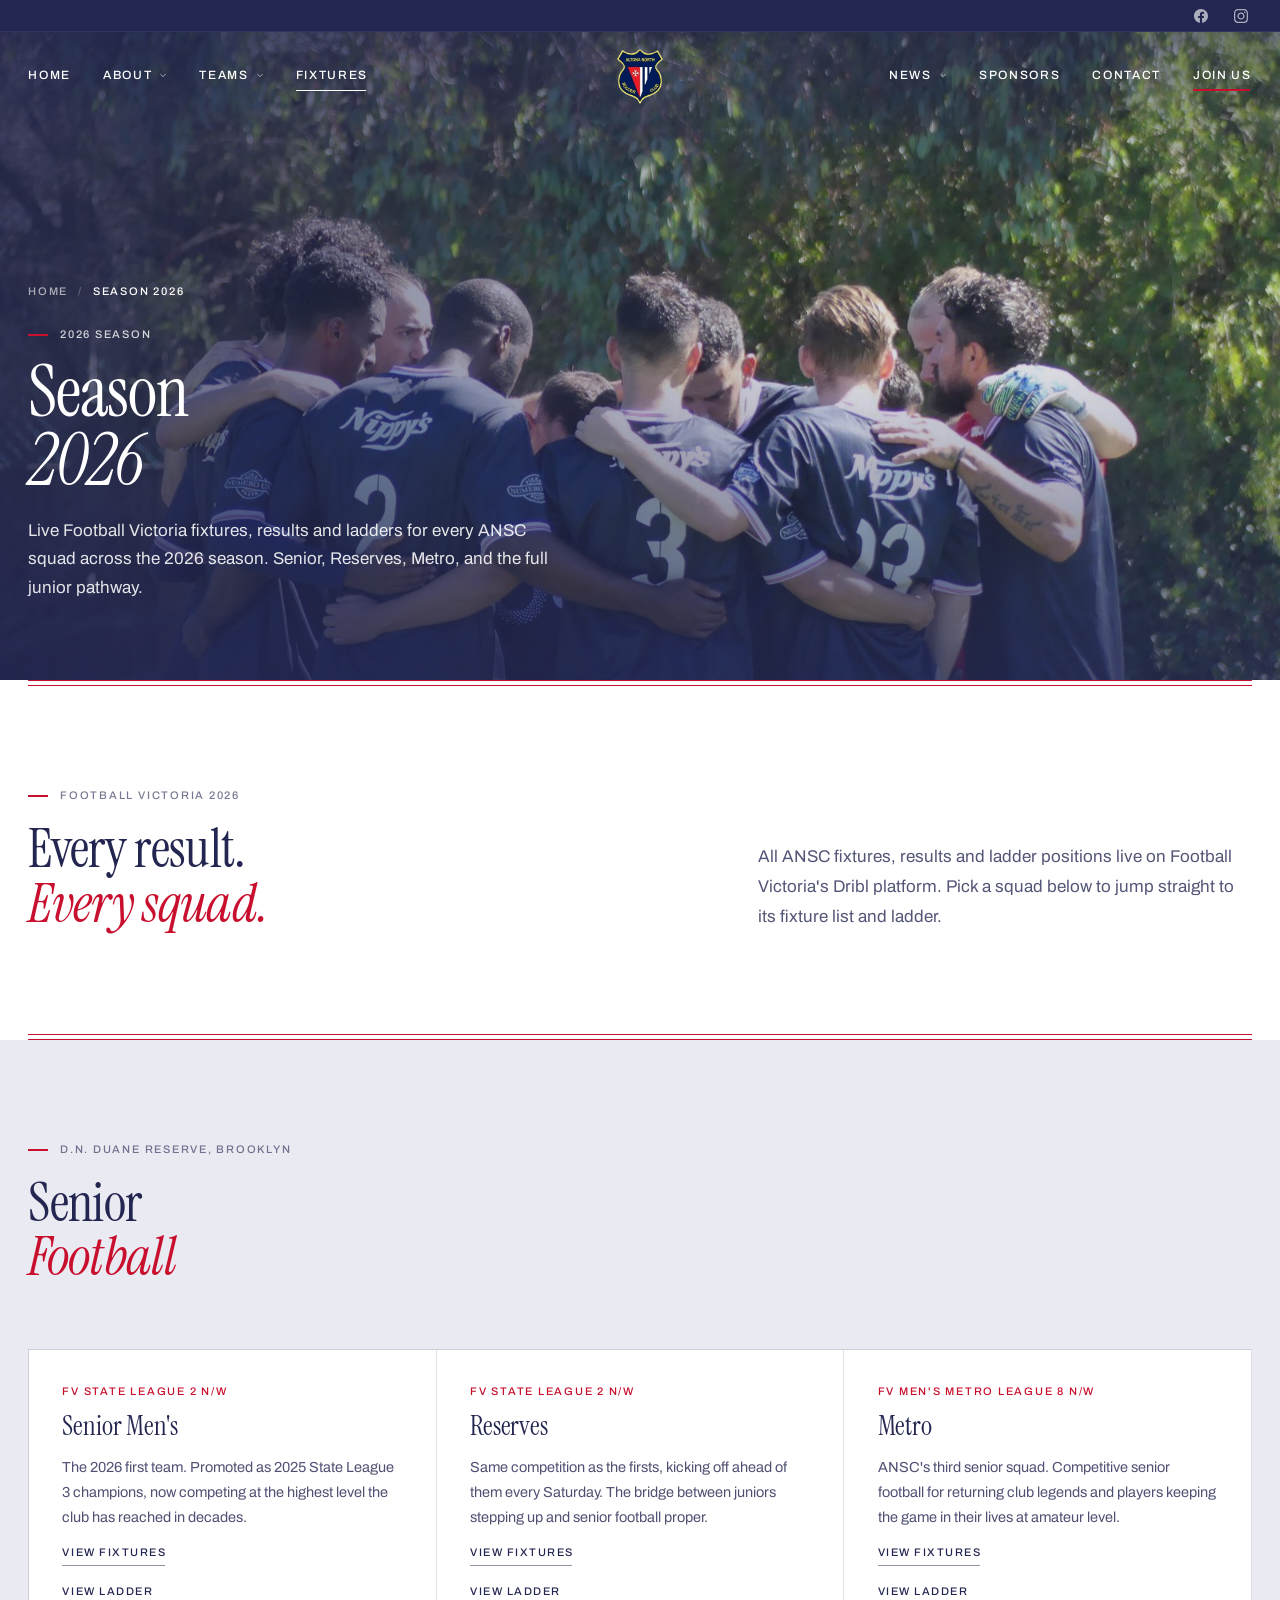
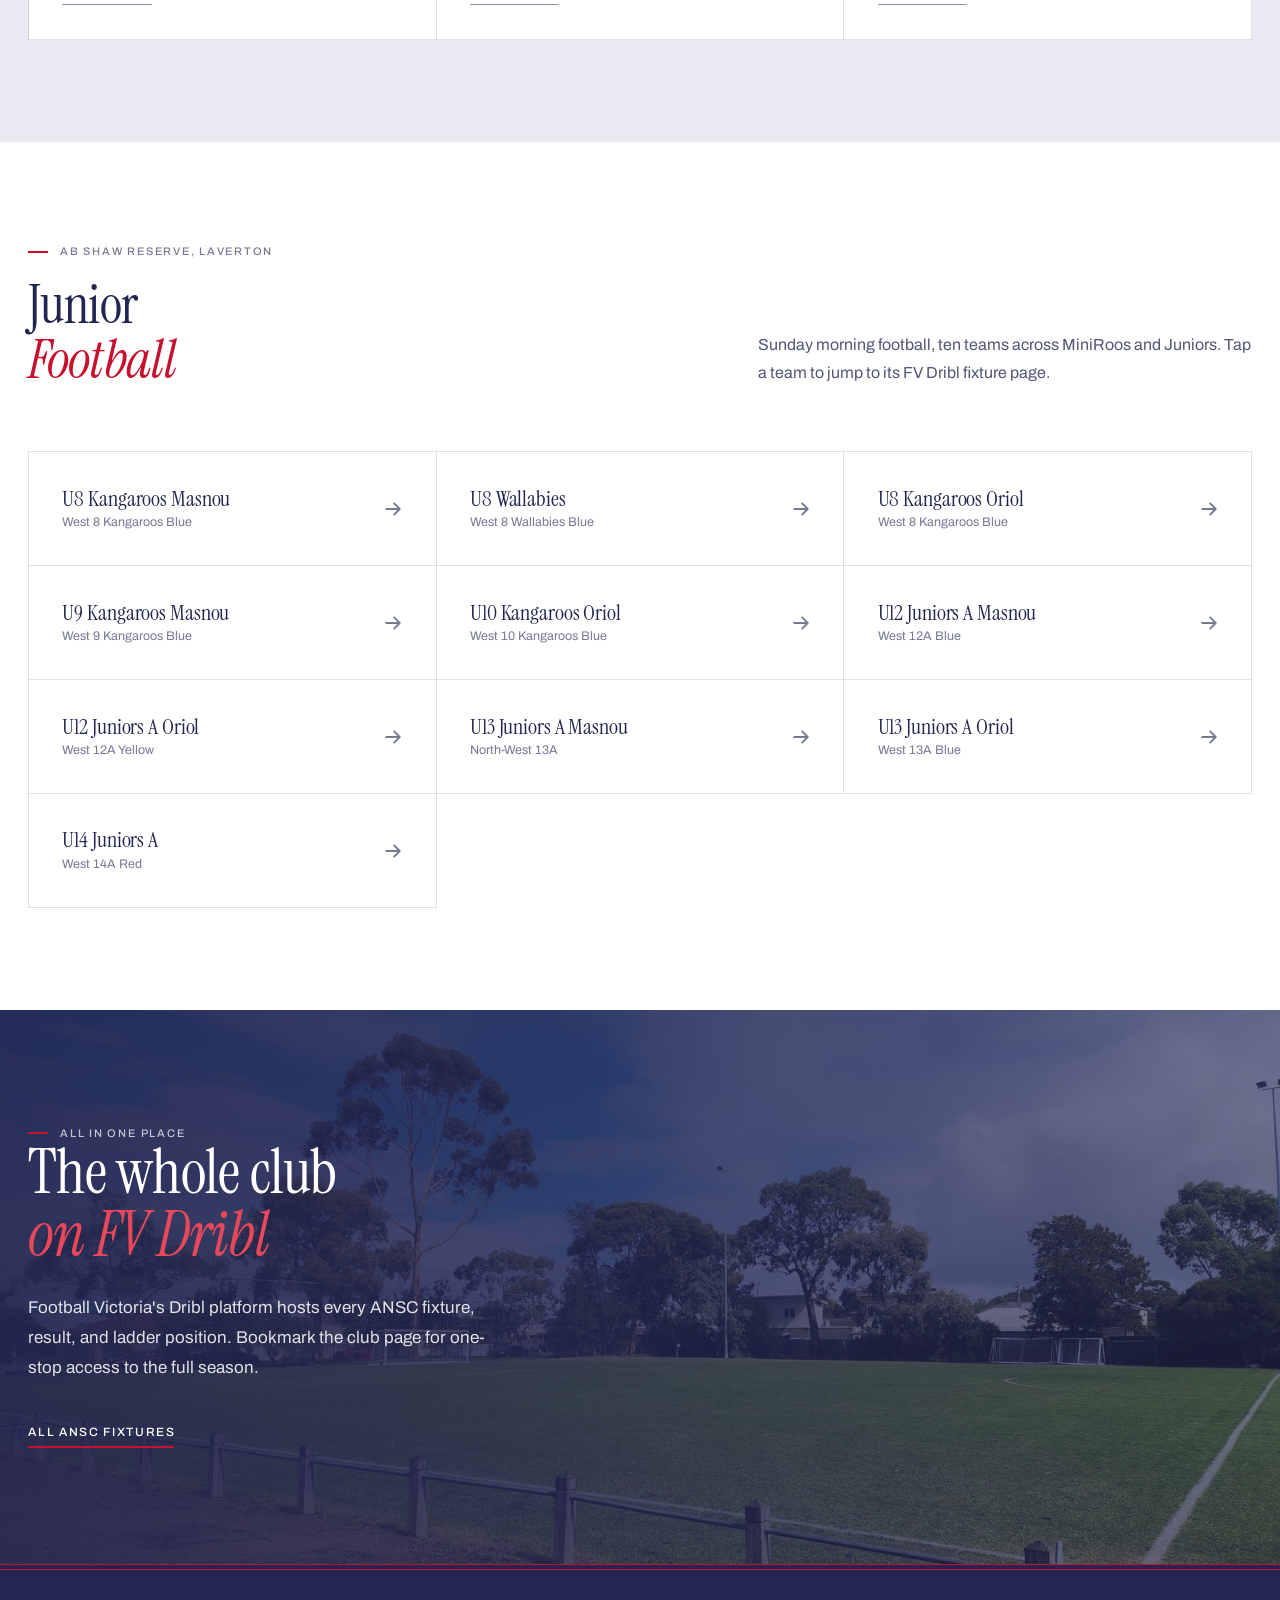
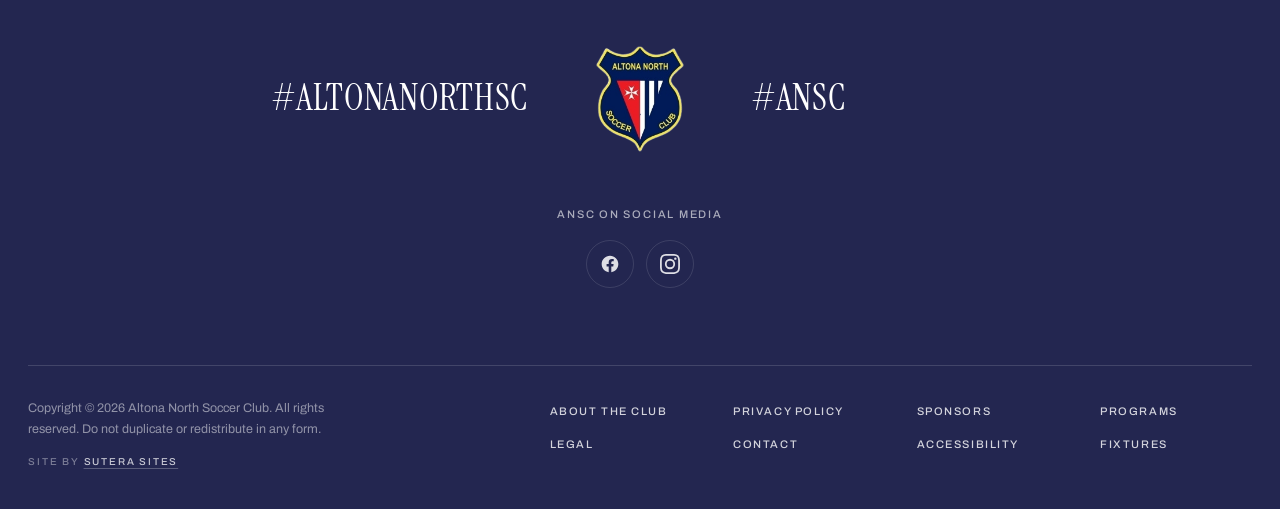
<file: fixtures.html>
<!DOCTYPE html>
<html lang="en">
<head>
  <!-- Google tag (gtag.js) - GA4 G-WQWRHHGJDF -->
  <script async src="https://www.googletagmanager.com/gtag/js?id=G-WQWRHHGJDF"></script>
  <script>
    window.dataLayer = window.dataLayer || [];
    function gtag(){dataLayer.push(arguments);}
    gtag('js', new Date());
    gtag('config', 'G-WQWRHHGJDF');
  </script>
    <meta charset="UTF-8">
    <meta name="viewport" content="width=device-width, initial-scale=1.0">
    <title>Season 2026 - Fixtures, Results & Ladders | Altona North SC</title>
    <meta name="description" content="ANSC 2026 season fixtures, results and ladder positions for Senior Men's, Reserves, Metro, and all 10 junior teams. Live links to Football Victoria.">
    <link rel="canonical" href="https://www.altonanorthsc.com.au/fixtures">
    <meta property="og:title" content="ANSC Season 2026">
    <meta property="og:description" content="Live FV fixtures, results and ladders for every ANSC senior and junior squad in the 2026 season.">
    <meta property="og:type" content="website">
    <meta property="og:url" content="https://www.altonanorthsc.com.au/fixtures.html">
    <meta property="og:site_name" content="Altona North Soccer Club">
    <meta property="og:locale" content="en_AU">
    <meta property="og:image" content="https://www.altonanorthsc.com.au/Assets/Logo.png">
    <meta property="og:image:width" content="1200">
    <meta property="og:image:height" content="630">
    <meta property="og:image:alt" content="Altona North Soccer Club crest">
    <meta name="twitter:card" content="summary_large_image">
    <meta name="twitter:title" content="ANSC Season 2026">
    <meta name="twitter:description" content="Live FV fixtures, results and ladders for every ANSC senior and junior squad in the 2026 season.">
    <meta name="twitter:image" content="https://www.altonanorthsc.com.au/Assets/Logo.png">
    <meta name="geo.region" content="AU-VIC">
    <meta name="geo.placename" content="Brooklyn, Melbourne">
    <meta name="ICBM" content="-37.8232, 144.8489">
    <link rel="icon" type="image/png" href="Assets/Logo.png">
    <link rel="apple-touch-icon" href="Assets/Logo.png">
<link rel="stylesheet" href="styles.css" />
    <link rel="preconnect" href="https://fonts.googleapis.com">
    <link rel="preconnect" href="https://fonts.gstatic.com" crossorigin>
    <link href="https://fonts.googleapis.com/css2?family=Archivo:wght@400;500;600&family=Instrument+Serif:ital@0;1&display=swap" rel="stylesheet">
    <style>
        * { margin: 0; padding: 0; box-sizing: border-box; }
        html { -webkit-text-size-adjust: 100%; scroll-behavior: smooth; }
        body {
            font-family: var(--sans);
            -webkit-font-smoothing: antialiased;
            -moz-osx-font-smoothing: grayscale;
        }
        img { display: block; max-width: 100%; }
        .skip-link {
            position: absolute; left: var(--gutter); top: 8px; z-index: 100;
            padding: 10px 14px; background: var(--white); color: var(--navy-950);
            font: 500 12px/1 var(--sans); letter-spacing: 0.14em; text-transform: uppercase;
            transform: translateY(-200%);
        }
        .skip-link:focus { transform: translateY(0); }

        /* ---------- Site chrome (2026 redesign): utility bar, nav, mega panels, drawer, footer ---------- */
        :root {
            --navy-950: #232650;
            --navy-900: #2a2d61;
            --navy-800: #303368;
            --red: #c8102e;
            --red-600: #a00d25;
            --white: #ffffff;
            --ink-soft: rgba(255, 255, 255, 0.72);
            --hair: rgba(255, 255, 255, 0.14);

            --serif: "Instrument Serif", "Times New Roman", serif;
            --sans: "Archivo", "Helvetica Neue", Arial, sans-serif;

            --gutter: clamp(20px, 2.2vw, 40px);
            --bar-h: 32px;
            --nav-h: 88px;
            --ease: cubic-bezier(0.22, 1, 0.36, 1);
        }
        /* clip, not hidden: hidden turns body into a scroll box and stops the nav sticking */
        html, body { overflow-x: hidden; overflow-x: clip; }
        .utility, .nav, .drawer, .footer {
            color: var(--white);
            -webkit-font-smoothing: antialiased;
            -moz-osx-font-smoothing: grayscale;
        }
        .utility :focus-visible, .nav :focus-visible, .drawer :focus-visible, .footer :focus-visible {
            outline: 2px solid var(--white);
            outline-offset: 4px;
        }

        /* ---------- Shared underline link (nav, CTAs, panels) ---------- */
        .uline {
            position: relative;
            display: inline-flex;
            align-items: center;
            gap: 7px;
            padding: 8px 0 10px;
            font: 500 12px/1 var(--sans);
            letter-spacing: 0.14em;
            text-transform: uppercase;
            color: var(--white);
            background: none;
            border: 0;
            cursor: pointer;
            transition: transform 0.2s var(--ease);
        }
        .uline::before,
        .uline::after {
            content: "";
            position: absolute;
            left: 0;
            right: 0.14em; /* trailing letter-spacing should not stretch the rule */
            bottom: 0;
            height: 1px;
            background: var(--white);
        }
        .uline::before { opacity: 0; }
        .uline::after {
            transform: scaleX(0);
            transform-origin: right;
            transition: transform 0.5s var(--ease);
        }
        .uline:hover::after,
        .uline:focus-visible::after,
        .uline[aria-expanded="true"]::after,
        .uline.is-current::after {
            transform: scaleX(1);
            transform-origin: left;
        }
        .uline:active { transform: translateY(1px); }

        /* Standing rule under a CTA, white sweeps over it on hover */
        .uline--rule::before { opacity: 0.5; }
        /* Join actions carry the club red */
        .uline--join::before { opacity: 1; height: 2px; background: var(--red); }
        .uline--join::after { height: 2px; }

        .chev { width: 8px; height: 8px; opacity: 0.6; transition: transform 0.4s var(--ease); }
        .uline[aria-expanded="true"] .chev { transform: rotate(180deg); }

        /* ---------- Utility bar ---------- */
        .utility {
            display: none;
            height: var(--bar-h);
            background: var(--navy-950);
            border-bottom: 1px solid rgba(255, 255, 255, 0.06);
        }
        .utility__inner {
            height: 100%;
            padding: 0 var(--gutter);
            display: flex;
            align-items: center;
            justify-content: flex-end;
            gap: 18px;
        }
        .utility a {
            display: inline-flex;
            padding: 4px;
            opacity: 0.62;
            transition: opacity 0.25s var(--ease), transform 0.2s var(--ease);
        }
        .utility a:hover, .utility a:focus-visible { opacity: 1; }
        .utility a:active { transform: translateY(1px); }
        .utility svg { width: 14px; height: 14px; }

        /* ---------- Main nav ---------- */
        .nav {
            position: -webkit-sticky;
            position: sticky;
            top: 0;
            z-index: 50;
            transition: transform 0.45s var(--ease);
        }
        .nav.is-hidden { transform: translateY(-100%); }
        .nav::before {
            content: "";
            position: absolute;
            inset: 0;
            background: var(--navy-950);
            transition: opacity 0.35s var(--ease);
        }
        /* Homepage: floats over the hero, turns solid once the page moves or a panel opens */
        .nav--overlay { margin-bottom: calc(-1 * var(--nav-h)); }
        .nav--overlay::before { opacity: 0; }
        .nav--overlay.is-scrolled::before, .nav--overlay.is-open::before { opacity: 1; }
        .nav__inner {
            position: relative;
            display: grid;
            grid-template-columns: 1fr auto 1fr;
            align-items: center;
            height: var(--nav-h);
            padding: 0 var(--gutter);
        }
        .nav__group { display: none; align-items: center; gap: 32px; }
        .nav__group--right { justify-content: flex-end; }
        .nav__crest {
            grid-column: 2;
            display: block;
            transition: transform 0.5s var(--ease);
        }
        .nav__crest img { height: 60px; width: auto; }
        .nav__crest:hover { transform: scale(1.04); }
        .nav__crest:active { transform: scale(0.98); }

        /* Mobile header controls */
        .nav__menu {
            grid-column: 1;
            justify-self: start;
            display: inline-flex;
            flex-direction: column;
            justify-content: center;
            gap: 6px;
            width: 44px; height: 44px;
            margin-left: -10px;
            padding: 0 10px;
            background: none; border: 0; cursor: pointer;
        }
        .nav__menu span {
            display: block; height: 1.5px; width: 22px; background: var(--white);
            transition: transform 0.4s var(--ease);
        }
        .nav__menu span:last-child { width: 15px; }
        .nav__menu:hover span:last-child { transform: scaleX(1.4667); transform-origin: left; }
        .nav__menu:active { transform: translateY(1px); }
        .nav__join-m { grid-column: 3; justify-self: end; }

        /* ---------- Mega panels ---------- */
        .panel {
            position: absolute;
            top: 100%; left: 0; right: 0;
            background: var(--navy-950);
            border-top: 1px solid var(--hair);
            opacity: 0;
            transform: translateY(-8px);
            pointer-events: none;
            transition: opacity 0.3s var(--ease), transform 0.45s var(--ease);
        }
        .panel.is-open { opacity: 1; transform: translateY(0); pointer-events: auto; }
        .panel__inner {
            display: grid;
            grid-template-columns: repeat(4, minmax(0, 1fr));
            gap: 40px;
            padding: 40px var(--gutter) 52px;
        }
        .panel__title {
            display: inline-block;
            margin-bottom: 14px;
            font: 400 28px/1.1 var(--serif);
            transition: transform 0.4s var(--ease);
        }
        .panel__title:hover { transform: translateX(4px); }
        .panel__links a {
            display: inline-block;
            padding: 5px 0;
            font: 400 14px/1.5 var(--sans);
            opacity: 0.72;
            transition: opacity 0.25s var(--ease), transform 0.4s var(--ease);
        }
        .panel__links a:hover, .panel__links a:focus-visible { opacity: 1; transform: translateX(4px); }
        .panel__links a:active { transform: translateX(4px) translateY(1px); }
        .panel__feature {
            grid-column: 4;
            padding-left: 32px;
            border-left: 1px solid var(--hair);
        }
        .panel__feature-title { margin: 0 0 12px; font: italic 400 30px/1.05 var(--serif); }
        .panel__feature-text { margin: 0 0 18px; font: 400 14px/1.7 var(--sans); color: var(--ink-soft); }

        /* ---------- Footer ---------- */
        .footer {
            --crest-h: clamp(104px, 9vw, 136px);
            position: relative;
            padding: clamp(56px, 6vw, 88px) var(--gutter) 40px;
            background: var(--navy-950);
            color: var(--white);
        }
        /* Club stripes, the same fine double rule as above About */
        .footer::before {
            content: "";
            position: absolute;
            top: 0; left: 0; right: 0;
            height: 6px;
            border-top: 1px solid var(--red);
            border-bottom: 1px solid var(--red);
        }
        .footer__crest { height: var(--crest-h); width: auto; order: -1; margin-bottom: 20px; }
        .footer__inner { max-width: 1600px; margin: 0 auto; }
        .footer__tags {
            display: flex;
            flex-direction: column;
            align-items: center;
            gap: 4px;
            margin: 0;
            text-align: center;
        }
        .footer__tag { font: 400 clamp(1.75rem, 1.3rem + 1.2vw, 2.5rem)/1.1 var(--serif); letter-spacing: 0.02em; }
        .footer__social { margin-top: clamp(36px, 4vw, 52px); text-align: center; }
        .footer__label {
            margin: 0 0 18px;
            font: 500 11px/1.4 var(--sans);
            letter-spacing: 0.16em;
            text-transform: uppercase;
            color: rgba(255, 255, 255, 0.62);
        }
        .footer__icons { display: flex; justify-content: center; gap: 12px; }
        .footer__icons a {
            display: inline-flex; align-items: center; justify-content: center;
            width: 48px; height: 48px;
            border: 1px solid var(--hair);
            border-radius: 50%;
            transition: transform 0.4s var(--ease), opacity 0.25s var(--ease);
            opacity: 0.85;
        }
        .footer__icons a:hover, .footer__icons a:focus-visible { opacity: 1; transform: translateY(-3px); }
        .footer__icons a:active { transform: translateY(0) scale(0.95); }
        .footer__icons svg { width: 20px; height: 20px; }
        .footer__lower {
            display: grid;
            gap: 32px;
            margin-top: clamp(48px, 6vw, 80px);
            padding-top: 32px;
            border-top: 1px solid var(--hair);
        }
        .footer__copy { max-width: 44ch; margin: 0; font: 400 12.5px/1.7 var(--sans); color: rgba(255, 255, 255, 0.5); }
        .footer__credit {
            margin: 14px 0 0;
            font: 500 10px/1.4 var(--sans);
            letter-spacing: 0.18em;
            text-transform: uppercase;
            color: rgba(255, 255, 255, 0.4);
        }
        .footer__credit a {
            color: rgba(255, 255, 255, 0.75);
            text-decoration: underline;
            text-decoration-color: rgba(255, 255, 255, 0.25);
            text-underline-offset: 3px;
        }
        .footer__credit a:hover { text-decoration-color: var(--red); }
        .footer__nav { display: grid; grid-template-columns: repeat(2, minmax(0, 1fr)); gap: 4px 32px; align-content: start; }
        .footer__nav .uline { justify-self: start; font-size: 11px; opacity: 0.8; transition: opacity 0.25s var(--ease), transform 0.2s var(--ease); }
        .footer__nav .uline:hover, .footer__nav .uline:focus-visible { opacity: 1; }

        @media (min-width: 640px) {
            .footer__tags { flex-direction: row; justify-content: center; gap: 0; }
            .footer__tag { flex: 1; }
            .footer__tag:first-child { text-align: right; padding-right: clamp(32px, 5vw, 80px); }
            .footer__tag:last-child { text-align: left; padding-left: clamp(32px, 5vw, 80px); }
            .footer__crest { order: 0; margin-bottom: 0; }
            .footer__nav { grid-template-columns: repeat(4, minmax(0, 1fr)); }
        }
        @media (min-width: 900px) {
            .footer__lower { grid-template-columns: repeat(12, minmax(0, 1fr)); gap: 0 var(--gutter); }
            .footer__legal { grid-column: 1 / 5; }
            .footer__nav { grid-column: 6 / 13; }
        }

        /* ---------- Mobile drawer ---------- */
        .drawer {
            position: fixed;
            inset: 0;
            z-index: 80;
            display: flex;
            flex-direction: column;
            padding: 0 var(--gutter) 32px;
            background: var(--navy-950);
            overflow-y: auto;
            transform: translateX(-100%);
            transition: transform 0.55s var(--ease);
        }
        .drawer.is-open { transform: translateX(0); }
        .drawer__top {
            display: grid;
            grid-template-columns: 1fr auto 1fr;
            align-items: center;
            height: 76px;
            flex-shrink: 0;
        }
        .drawer__top img { grid-column: 2; height: 48px; width: auto; }
        .drawer__close {
            grid-column: 1; grid-row: 1;
            justify-self: start;
            width: 44px; height: 44px;
            margin-left: -10px;
            display: inline-flex; align-items: center; justify-content: center;
            background: none; border: 0; cursor: pointer;
            transition: transform 0.4s var(--ease);
        }
        .drawer__close:hover { transform: rotate(90deg); }
        .drawer__close:active { transform: rotate(90deg) scale(0.92); }
        .drawer__close svg { width: 20px; height: 20px; }
        .drawer__list { margin-top: 20px; border-top: 1px solid var(--hair); }
        .drawer__list > li { border-bottom: 1px solid var(--hair); }
        .drawer__row { display: flex; align-items: center; justify-content: space-between; }
        .drawer__link {
            display: block;
            padding: 14px 0;
            font: 400 34px/1.1 var(--serif);
            background: none; border: 0; cursor: pointer; text-align: left;
            transition: transform 0.4s var(--ease), opacity 0.25s var(--ease);
        }
        .drawer__link:hover { transform: translateX(4px); }
        .drawer__link:active { opacity: 0.7; }
        .drawer__link.is-current { font-style: italic; }
        .drawer__toggle {
            width: 44px; height: 44px;
            margin-right: -10px;
            display: inline-flex; align-items: center; justify-content: center;
            background: none; border: 0; cursor: pointer;
        }
        .drawer__toggle svg { width: 14px; height: 14px; transition: transform 0.4s var(--ease); }
        .drawer__toggle[aria-expanded="true"] svg { transform: rotate(45deg); }
        .drawer__row--button { width: 100%; padding: 0; background: none; border: 0; cursor: pointer; }
        .drawer__row--button[aria-expanded="true"] svg { transform: rotate(45deg); }
        .drawer__sub { padding: 0 0 18px; }
        .drawer__sub a {
            display: block;
            padding: 6px 0;
            font: 400 15px/1.5 var(--sans);
            opacity: 0.72;
            transition: opacity 0.25s var(--ease);
        }
        .drawer__sub a:hover, .drawer__sub a:focus-visible { opacity: 1; }
        .drawer__sub .drawer__subhead {
            margin-top: 10px;
            font: 500 11px/1.5 var(--sans);
            letter-spacing: 0.16em;
            text-transform: uppercase;
            opacity: 0.5;
        }
        .drawer__sub .drawer__subhead:first-child { margin-top: 0; }
        .drawer__join { align-self: flex-start; margin-top: 32px; }
        body.menu-open { overflow: hidden; }

        @media (min-width: 1024px) {
            .utility { display: block; }
            .nav__group { display: flex; }
            .nav__group--left { grid-column: 1; }
            .nav__group--right { grid-column: 3; }
            .nav__menu, .nav__join-m { display: none; }
            .drawer { display: none; }
        }
        @media (max-width: 1023px) {
            :root { --nav-h: 72px; }
            .nav__crest img { height: 46px; }
            .panel { display: none; }
        }
        @media (prefers-reduced-motion: reduce) {
            .nav, .nav::before, .nav *, .nav *::before, .nav *::after,
            .drawer, .drawer *, .footer *, .footer *::before, .footer *::after, .utility * {
                transition-duration: 0.01ms !important;
            }
        }

        /* ---------- Inner pages (2026 redesign): the homepage's system applied to page bodies ---------- */
        .font-heading, .font-body { font-family: var(--sans); }

        /* Each ground sets its own ink, so components read correctly on white, mist or navy */
        .band--white, .stripe-band--white {
            --ground: #ffffff;
            --ink: var(--navy-950);
            --muted: rgba(35, 38, 80, 0.62);
            --body: rgba(35, 38, 80, 0.78);
            --line: rgba(35, 38, 80, 0.14);
            --accent: var(--red);
            --cell: transparent;
            --cell-hover: #f4f4f9;
        }
        .band--mist, .stripe-band--mist {
            --ground: #eaeaf2; /* navy-50 from the site's own palette */
            --ink: var(--navy-950);
            --muted: rgba(35, 38, 80, 0.62);
            --body: rgba(35, 38, 80, 0.8);
            --line: rgba(35, 38, 80, 0.14);
            --accent: var(--red);
            --cell: #ffffff;
            --cell-hover: #f7f7fb;
        }
        .band--navy, .band--photo, .stripe-band--navy, .join {
            --ground: var(--navy-950);
            --ink: #ffffff;
            --muted: rgba(255, 255, 255, 0.66);
            --body: rgba(255, 255, 255, 0.8);
            --line: rgba(255, 255, 255, 0.16);
            --accent: #e8485a; /* lighter red from the site's palette, holds contrast on navy */
            --cell: transparent;
            --cell-hover: rgba(255, 255, 255, 0.04);
        }

        .band {
            position: relative;
            padding: clamp(64px, 8vw, 128px) var(--gutter);
            background: var(--ground);
            color: var(--ink);
        }
        .band :focus-visible, .join :focus-visible { outline: 2px solid var(--ink); outline-offset: 4px; }
        .wrap { position: relative; max-width: 1600px; margin: 0 auto; }
        .wrap--narrow { max-width: 1120px; }

        /* Photo grounds: the picture carries the band, navy keeps the type legible */
        .band--photo { overflow: hidden; }
        .band__bg { position: absolute; inset: 0; margin: 0; }
        .band__bg img { width: 100%; height: 100%; object-fit: cover; }
        .band__bg::after {
            content: "";
            position: absolute; inset: 0;
            background: linear-gradient(90deg, rgba(35, 38, 80, 0.96) 0%, rgba(35, 38, 80, 0.92) 50%, rgba(35, 38, 80, 0.86) 100%);
        }

        /* Club stripes between bands, drawn as the homepage's fine double rule */
        .stripe-band { padding: 0 var(--gutter); background: var(--ground); }
        .stripe-band::before {
            content: "";
            display: block;
            max-width: 1600px;
            height: 6px;
            margin: 0 auto;
            border-top: 1px solid var(--red);
            border-bottom: 1px solid var(--red);
        }

        /* ---------- Page hero ---------- */
        .phero {
            position: relative;
            display: flex;
            align-items: flex-end;
            min-height: clamp(500px, 72vh, 780px);
            min-height: clamp(500px, 72svh, 780px);
            padding: calc(var(--nav-h) + 48px) var(--gutter) clamp(44px, 6vw, 88px);
            overflow: hidden;
            background: var(--navy-950);
            color: var(--white);
        }
        .phero__img {
            position: absolute;
            inset: 0;
            width: 100%;
            height: 100%;
            object-fit: cover;
            animation: settle 2.4s cubic-bezier(0.16, 0.8, 0.3, 1) both;
        }
        @keyframes settle { from { transform: scale(1.05); } }
        .phero__tint {
            position: absolute; inset: 0; pointer-events: none;
            background: var(--navy-950);
            mix-blend-mode: multiply;
            opacity: 0.16;
        }
        .phero__shade {
            position: absolute; inset: 0; pointer-events: none;
            background:
                linear-gradient(180deg, rgba(35, 38, 80, 0.55) 0%, rgba(35, 38, 80, 0) 26%),
                linear-gradient(90deg, rgba(35, 38, 80, 0.7) 0%, rgba(35, 38, 80, 0.32) 38%, rgba(35, 38, 80, 0) 66%),
                linear-gradient(0deg, rgba(35, 38, 80, 0.72) 0%, rgba(35, 38, 80, 0) 48%);
        }
        .phero__content { position: relative; z-index: 2; width: 100%; max-width: 1600px; margin: 0 auto; }
        .phero__inner { max-width: 760px; }
        .crumbs ol {
            display: flex;
            flex-wrap: wrap;
            align-items: center;
            gap: 4px 10px;
            margin: 0;
            padding: 0;
            list-style: none;
            font: 500 11px/1.4 var(--sans);
            letter-spacing: 0.16em;
            text-transform: uppercase;
            color: rgba(255, 255, 255, 0.62);
        }
        .crumbs a { transition: color 0.25s var(--ease); }
        .crumbs a:hover, .crumbs a:focus-visible { color: var(--white); }
        .crumbs [aria-current="page"] { color: var(--white); }
        .crumbs .crumbs__sep { opacity: 0.45; }
        .phero .eyebrow { margin-top: 28px; color: rgba(255, 255, 255, 0.8); }
        .phero__title {
            margin: 16px 0 0;
            font: 400 clamp(3rem, 1.7rem + 3.4vw, 5.25rem)/0.96 var(--serif);
            letter-spacing: -0.015em;
            text-wrap: balance;
        }
        .phero__title em { font-style: italic; }
        .phero__lead {
            max-width: 56ch;
            margin: 22px 0 0;
            font: 400 16px/1.7 var(--sans);
            color: rgba(255, 255, 255, 0.88);
            text-wrap: pretty;
        }
        @media (min-width: 900px) { .phero__lead { font-size: 17px; } }
        @media (max-width: 899px) {
            /* Text spans the full width here, so it needs ground from below, not from the left */
            .phero__shade {
                background:
                    linear-gradient(180deg, rgba(35, 38, 80, 0.55) 0%, rgba(35, 38, 80, 0) 22%),
                    linear-gradient(0deg, rgba(35, 38, 80, 0.94) 0%, rgba(35, 38, 80, 0.74) 45%, rgba(35, 38, 80, 0) 88%);
            }
        }

        /* Print hero: a small or archival photo framed beside the title, the homepage History treatment */
        .phero--print { align-items: center; }
        .phero--print .phero__content { display: grid; grid-template-columns: minmax(0, 1fr); gap: 40px; align-items: center; }
        .phero__print {
            justify-self: start;
            width: fit-content;
            max-width: 100%;
            margin: 0;
            padding: clamp(8px, 1vw, 14px);
            background: var(--white);
            box-shadow: 0 1px 2px rgba(0, 0, 0, 0.2), 0 30px 60px -28px rgba(0, 0, 0, 0.65);
        }
        .phero__print img { width: auto; max-width: 100%; height: auto; max-height: min(320px, 46vh); }
        @media (min-width: 900px) {
            .phero--print .phero__content { grid-template-columns: repeat(12, minmax(0, 1fr)); gap: 0 var(--gutter); }
            .phero--print .phero__inner { grid-column: 1 / 7; grid-row: 1; }
            .phero__print { grid-column: 8 / 13; grid-row: 1; justify-self: end; }
            .phero__print img { max-height: min(540px, 64vh); }
        }
        @media (max-width: 899px) { .phero__print { order: -1; } }

        .rise { animation: rise 1s var(--ease) both; }
        .rise-1 { animation-delay: 0.12s; }
        .rise-2 { animation-delay: 0.24s; }
        .rise-3 { animation-delay: 0.36s; }
        @keyframes rise { from { opacity: 0; transform: translateY(14px); } }

        /* ---------- Type ---------- */
        .eyebrow {
            display: flex;
            align-items: center;
            gap: 12px;
            margin: 0;
            font: 500 11px/1.4 var(--sans);
            letter-spacing: 0.16em;
            text-transform: uppercase;
            color: var(--muted);
        }
        .eyebrow::before { content: ""; width: 20px; height: 2px; background: var(--red); flex-shrink: 0; }
        .title {
            margin: 0;
            font: 400 clamp(2.5rem, 1.6rem + 2.2vw, 4rem)/1.02 var(--serif);
            letter-spacing: -0.012em;
            text-wrap: balance;
        }
        .title em, .num em { font-style: italic; color: var(--accent); }
        .subtitle {
            margin: 0;
            font: 400 clamp(1.625rem, 1.35rem + 0.7vw, 2.125rem)/1.1 var(--serif);
            letter-spacing: -0.005em;
        }
        .subtitle--lg { font-size: clamp(2rem, 1.5rem + 1.3vw, 2.875rem); line-height: 1.05; }
        .subtitle--sm { font-size: clamp(1.5rem, 1.3rem + 0.5vw, 1.875rem); }
        .subtitle--xs { font-size: 1.375rem; line-height: 1.2; }
        .name { font: 400 clamp(1.375rem, 1.2rem + 0.4vw, 1.625rem)/1.15 var(--serif); color: var(--ink); }
        .name--sm { font-size: 1.25rem; }
        .name--lg { font-size: clamp(1.75rem, 1.4rem + 1vw, 2.5rem); }
        .num { font: 400 clamp(3rem, 2.2rem + 2.2vw, 4.5rem)/1 var(--serif); letter-spacing: -0.02em; color: var(--ink); }
        .num--sm { font-size: clamp(2.25rem, 1.8rem + 1.2vw, 3rem); }
        .label {
            margin: 0;
            font: 500 11px/1.45 var(--sans);
            letter-spacing: 0.16em;
            text-transform: uppercase;
            color: var(--muted);
        }
        .label--red { color: var(--accent); }
        .label__note { color: var(--accent); text-transform: none; letter-spacing: 0.02em; }
        .text {
            max-width: 60ch;
            margin: 0;
            font: 400 16px/1.75 var(--sans);
            color: var(--body);
            text-wrap: pretty;
        }
        .text--lead { font-size: 17px; }
        .text--sm { font-size: 14.5px; line-height: 1.7; }
        .text--xs { font-size: 12.5px; line-height: 1.6; color: var(--muted); }
        .text strong { font-weight: 600; color: var(--ink); }
        .text a, .faq__a a {
            color: var(--ink);
            text-decoration: underline;
            text-decoration-color: var(--accent);
            text-decoration-thickness: 1px;
            text-underline-offset: 4px;
        }
        .text a:hover, .faq__a a:hover { text-decoration-thickness: 2px; }

        /* Vertical rhythm inside text columns, heads and the closing band */
        .stack > * + * { margin-top: 20px; }
        .stack > .eyebrow + .title, .stack > .badge + .eyebrow { margin-top: 18px; }
        .stack > .badge + .title { margin-top: 22px; }
        .stack > .title + *, .stack > .join__title + * { margin-top: 28px; }
        .stack > .ctas, .stack > .ticks, .stack > .cells, .stack > .rows, .stack > .note { margin-top: 36px; }

        /* Underline links read in the ground's ink; join actions keep the club red */
        .band .uline, .notice .uline, .formcard .uline { color: var(--ink); }
        .band .uline::before, .band .uline::after,
        .notice .uline::before, .notice .uline::after,
        .formcard .uline::before, .formcard .uline::after { background: currentColor; }
        .band .uline--join::before, .notice .uline--join::before, .join .uline--join::before { background: var(--red); }
        .uline--sm { padding: 6px 0 8px; font-size: 11px; }
        .ctas { display: flex; flex-wrap: wrap; align-items: center; gap: 14px 36px; }
        .ctas--col { flex-direction: column; align-items: flex-start; }

        /* ---------- Section heads: title left, words right, like the homepage sponsors head ---------- */
        .head { display: grid; gap: 24px 40px; margin-bottom: clamp(40px, 5vw, 72px); }
        .head:last-child { margin-bottom: 0; }
        .head__main > .title { margin-top: 18px; }
        .head__aside > * + * { margin-top: 18px; }
        .head__aside > .ctas { margin-top: 30px; }
        .head--center { justify-items: center; text-align: center; }
        .head--center .eyebrow { justify-content: center; }
        .head--center .text { margin-left: auto; margin-right: auto; }
        @media (min-width: 900px) {
            .head--split { grid-template-columns: repeat(12, minmax(0, 1fr)); align-items: end; gap: 0 var(--gutter); }
            .head--split > .head__main { grid-column: 1 / 7; }
            .head--split > .head__aside { grid-column: 8 / 13; }
        }

        /* ---------- Split: picture one side, words the other ---------- */
        .split { display: grid; grid-template-columns: minmax(0, 1fr); gap: 40px; align-items: center; }
        @media (min-width: 900px) {
            .split { grid-template-columns: repeat(12, minmax(0, 1fr)); gap: 0 var(--gutter); }
            .split > * { grid-row: 1; }
            .split--body-last > .split__aside { grid-column: 1 / 7; }
            .split--body-last > .split__body { grid-column: 8 / 13; }
            .split--body-first > .split__body { grid-column: 1 / 6; }
            .split--body-first > .split__aside { grid-column: 7 / 13; }
            .split--top { align-items: start; }
        }

        .media { position: relative; overflow: hidden; background: var(--navy-950); }
        .media img { width: 100%; height: 100%; object-fit: cover; transition: transform 1.4s var(--ease); }
        .media::after {
            content: "";
            position: absolute; inset: 0; pointer-events: none;
            background: var(--navy-950);
            mix-blend-mode: multiply;
            opacity: 0.12;
        }
        .media:hover img { transform: scale(1.04); }
        .media--tall { aspect-ratio: 4 / 3; }
        .media--wide { aspect-ratio: 16 / 10; }
        .media--portrait { aspect-ratio: 4 / 5; }
        .media--natural img { height: auto; }
        @media (min-width: 900px) { .media--tall { aspect-ratio: 1 / 1; } }

        /* ---------- Hairline grids (the homepage's fixtures and sponsors language) ---------- */
        .cells { gap: 0 !important; border-top: 1px solid var(--line); border-left: 1px solid var(--line); }
        .cells > * { border-right: 1px solid var(--line); border-bottom: 1px solid var(--line); background: var(--cell); }
        .cell {
            position: relative;
            display: flex;
            flex-direction: column;
            gap: 12px;
            min-width: 0;
            padding: clamp(24px, 2.6vw, 40px);
            transition: background-color 0.35s var(--ease);
        }
        .cells--tight > .cell { padding: 20px 22px; }
        .cells--roomy > .cell { padding: clamp(28px, 3.4vw, 52px); }
        .cell--row { flex-direction: row; align-items: center; gap: 16px; }
        .cell--between { justify-content: space-between; }
        .cell--link { cursor: pointer; }
        .cell--link:hover, .cell--link:focus-visible { background: var(--cell-hover); }
        .cell--link:active { transform: translateY(1px); }
        .cell--link:hover .uline::after, .cell--link:focus-visible .uline::after { transform: scaleX(1); transform-origin: left; }
        .cell > .text { margin-top: 2px; }
        .cell > .uline { align-self: flex-start; justify-self: start; margin-top: 8px; }
        .cell > svg:first-child, .cell__top > svg { width: 28px; height: 28px; color: var(--accent); }
        .cell__top { display: flex; align-items: center; justify-content: space-between; gap: 12px; margin-bottom: 12px; }
        .cell__foot {
            display: flex;
            gap: 12px;
            margin-top: auto;
            padding-top: 16px;
            border-top: 1px solid var(--line);
        }
        .cell__foot > svg { width: 16px; height: 16px; color: var(--muted); }
        .cell__arrow { flex: none; width: 18px; height: 18px; color: var(--muted); transition: transform 0.4s var(--ease), color 0.25s var(--ease); }
        .cell--link:hover .cell__arrow { transform: translateX(4px); color: var(--accent); }
        .cell__logo { height: 150px; margin-bottom: 8px; }
        @media (max-width: 639px) {
            .cells--tight > .cell { padding: 16px 14px; }
            .cells--tight > .cell--row { gap: 12px; }
            .cells--tight .jersey { width: 38px; height: 38px; font-size: 18px; }
            .cells--tight .name--sm { font-size: 1.125rem; overflow-wrap: anywhere; }
        }
        .cell__logo img { max-height: 140px; mix-blend-mode: multiply; }
        @media (min-width: 640px) {
            /* A lone sponsor at the end spans the row, logo beside the words */
            .cells--feature-last > .cell:last-child:nth-child(odd) {
                grid-column: 1 / -1;
                display: grid;
                grid-template-columns: minmax(0, 1fr) minmax(0, 1.4fr);
                grid-template-rows: auto auto auto 1fr;
                column-gap: clamp(24px, 4vw, 64px);
                max-width: none;
                margin: 0;
            }
            .cells--feature-last > .cell:last-child:nth-child(odd) > .cell__logo { grid-row: 1 / -1; height: 100%; margin: 0; }
            .cells--feature-last > .cell:last-child:nth-child(odd) > :not(.cell__logo) { grid-column: 2; }
        }

        /* Hairline lists */
        .rows { border-top: 1px solid var(--line); }
        .row { display: flex; flex-direction: column; gap: 4px; padding: 20px 0; border-bottom: 1px solid var(--line); }
        .row--icon { flex-direction: row; align-items: flex-start; gap: 20px; }
        .row--icon > div:last-child > * + * { margin-top: 6px; }
        .ticks { max-width: 60ch; margin: 0; padding: 0; list-style: none; border-top: 1px solid var(--line); }
        .ticks > li {
            display: flex;
            align-items: baseline;
            gap: 14px;
            padding: 13px 0;
            border-bottom: 1px solid var(--line);
            font: 400 15px/1.55 var(--sans);
            color: var(--ink);
        }
        .ticks > li::before { content: ""; flex: none; width: 14px; height: 2px; background: var(--red); transform: translateY(-4px); }

        .icon, .jersey {
            flex: none;
            display: grid;
            place-items: center;
            width: 48px;
            height: 48px;
            border: 1px solid var(--line);
            border-radius: 50%;
            color: var(--accent);
        }
        .icon svg { width: 20px; height: 20px; }
        .jersey { font: 400 22px/1 var(--serif); color: var(--ink); }
        .jersey--captain { background: var(--red); border-color: var(--red); color: #ffffff; }
        .tag {
            display: inline-block;
            padding: 3px 7px;
            border: 1px solid var(--line);
            font: 600 9.5px/1.2 var(--sans);
            letter-spacing: 0.14em;
            text-transform: uppercase;
            color: var(--muted);
        }
        .tag--red { border-color: rgba(200, 16, 46, 0.45); color: var(--accent); }
        .chip {
            display: inline-flex;
            align-items: center;
            gap: 8px;
            padding: 8px 14px;
            border: 1px solid var(--line);
            font: 500 11px/1.2 var(--sans);
            letter-spacing: 0.14em;
            text-transform: uppercase;
            color: var(--ink);
        }
        .chip svg { width: 14px; height: 14px; color: var(--accent); }
        .badge {
            display: inline-flex;
            align-items: center;
            padding: 7px 12px;
            border: 1px solid currentColor;
            font: 600 10.5px/1 var(--sans);
            letter-spacing: 0.18em;
            text-transform: uppercase;
            color: var(--accent);
        }
        .note { padding-top: 22px; border-top: 1px solid var(--line); }
        .note > * + * { margin-top: 12px; }
        .notice {
            max-width: 880px;
            margin: 0 auto;
            padding: clamp(36px, 5vw, 72px) clamp(24px, 5vw, 72px);
            border: 1px solid var(--line);
            background: var(--cell);
            text-align: center;
        }
        .band--white .notice { background: #f4f4f9; border-color: transparent; }
        .notice > * + * { margin-top: 16px; }
        .notice > .badge + * { margin-top: 24px; }
        .notice > .uline { margin-top: 28px; }
        .notice .text { margin-left: auto; margin-right: auto; }
        .feature { border: 1px solid var(--line); overflow: hidden; }
        .vrule { width: 1px; height: 40px; background: var(--line); }
        .hashtag { font: 400 clamp(2.25rem, 1.6rem + 2vw, 3.5rem)/1.1 var(--serif); letter-spacing: 0.01em; }
        .hashtag--accent { font-style: italic; color: var(--accent); }

        /* ---------- History timeline ---------- */
        .tl__line { width: 1px; background: var(--line); }
        .tl__dot { top: 22px; width: 11px; height: 11px; margin-left: -5px; border-radius: 50%; background: var(--red); box-shadow: 0 0 0 6px var(--ground); }
        @media (min-width: 768px) { .tl__dot { top: 50%; margin-left: 0; margin-top: -5px; } }
        .tl__year { font: italic 400 clamp(2.5rem, 1.8rem + 2vw, 3.75rem)/1 var(--serif); letter-spacing: -0.015em; color: var(--accent); }
        .tl__item .subtitle { margin-top: 10px; }
        .tl__item .text { margin-top: 12px; }
        .tl__item .text-right .text { margin-left: auto; }

        /* ---------- FAQs ---------- */
        .faqs { max-width: 1120px; border-top: 1px solid var(--line); }
        .faq { border-bottom: 1px solid var(--line); }
        .faq > summary {
            display: flex;
            align-items: center;
            justify-content: space-between;
            gap: 24px;
            padding: 24px 0;
            cursor: pointer;
            list-style: none;
            transition: opacity 0.25s var(--ease);
        }
        .faq > summary::-webkit-details-marker { display: none; }
        .faq > summary:hover .faq__title { transform: translateX(4px); }
        .faq__title { margin: 0; font: 400 clamp(1.3rem, 1.1rem + 0.5vw, 1.625rem)/1.25 var(--serif); transition: transform 0.4s var(--ease); }
        .faq__icon { flex: none; width: 14px; height: 14px; color: var(--accent); transition: transform 0.4s var(--ease); }
        .faq[open] .faq__icon { transform: rotate(45deg); }
        .faq__a { max-width: 72ch; padding: 0 0 28px; }
        .faq__a > * + * { margin-top: 12px; }

        /* ---------- Contact ---------- */
        .contact-card { display: flex; align-items: flex-start; gap: 18px; padding-top: 22px; border-top: 1px solid var(--line); }
        .contact-icon {
            flex: none;
            display: grid;
            place-items: center;
            width: 44px;
            height: 44px;
            border: 1px solid var(--line);
            border-radius: 50%;
            color: var(--accent);
        }
        .contact-icon svg { width: 18px; height: 18px; }
        .contact-label { display: block; margin-bottom: 6px; font: 500 11px/1.4 var(--sans); letter-spacing: 0.16em; text-transform: uppercase; color: var(--muted); }
        .contact-value { font: 400 clamp(1.375rem, 1.2rem + 0.5vw, 1.75rem)/1.2 var(--serif); color: var(--ink); overflow-wrap: anywhere; }
        .contact-value a { text-decoration: underline; text-decoration-color: transparent; text-underline-offset: 5px; transition: text-decoration-color 0.25s var(--ease); }
        .contact-value a:hover { text-decoration-color: var(--red); }
        .contact-meta { margin: 4px 0 0; font: 400 13.5px/1.6 var(--sans); color: var(--muted); }
        .contact-social {
            display: inline-flex;
            align-items: center;
            justify-content: center;
            width: 46px;
            height: 46px;
            border: 1px solid var(--line);
            border-radius: 50%;
            color: var(--ink);
            transition: transform 0.4s var(--ease), border-color 0.25s var(--ease);
        }
        .contact-social:hover { transform: translateY(-3px); border-color: var(--ink); }
        .contact-social:active { transform: translateY(0) scale(0.95); }
        .contact-social svg { width: 18px; height: 18px; }

        /* ---------- Forms (the homepage enquiry card) ---------- */
        .formcard {
            padding: clamp(28px, 3.6vw, 56px);
            background: var(--white);
            color: var(--navy-950);
            box-shadow: 0 30px 60px -30px rgba(10, 12, 40, 0.4);
            --ink: var(--navy-950);
            --muted: rgba(35, 38, 80, 0.62);
            --line: rgba(35, 38, 80, 0.14);
            --accent: var(--red);
        }
        .formcard__head { margin-bottom: 32px; }
        .formcard__head > * + * { margin-top: 12px; }
        .enquiry {
            display: grid;
            gap: 28px;
            padding: clamp(28px, 3.6vw, 56px);
            background: var(--white);
            color: var(--navy-950);
            box-shadow: 0 30px 60px -30px rgba(10, 12, 40, 0.45);
        }
        .enquiry--bare { padding: 0; background: none; box-shadow: none; }
        .enquiry .uline { color: var(--navy-950); }
        .enquiry .uline::before, .enquiry .uline::after { background: currentColor; }
        .enquiry__row { display: grid; grid-template-columns: minmax(0, 1fr); gap: 28px; }
        .form-label {
            display: block;
            margin-bottom: 4px;
            font: 500 11px/1.4 var(--sans);
            letter-spacing: 0.14em;
            text-transform: uppercase;
            color: rgba(35, 38, 80, 0.7);
        }
        .form-label .required { margin-left: 2px; color: var(--red); }
        .form-field {
            width: 100%;
            padding: 10px 0 12px;
            font: 400 16px/1.4 var(--sans);
            color: var(--navy-950);
            background: transparent;
            border: 0;
            border-bottom: 1px solid rgba(35, 38, 80, 0.28);
            border-radius: 0;
            -webkit-appearance: none;
            appearance: none;
        }
        .form-field:hover { border-bottom-color: rgba(35, 38, 80, 0.5); }
        .form-field:focus, .form-field:focus-visible { outline: none; border-bottom-color: var(--navy-950); box-shadow: 0 1px 0 0 var(--navy-950); }
        .form-field::placeholder { color: rgba(35, 38, 80, 0.38); }
        select.form-field {
            padding-right: 24px;
            cursor: pointer;
            background-image: url("data:image/svg+xml;utf8,<svg xmlns='http://www.w3.org/2000/svg' width='12' height='12' viewBox='0 0 12 12'><path fill='none' stroke='%23232650' stroke-width='1.5' d='M2 4.5l4 4 4-4'/></svg>");
            background-repeat: no-repeat;
            background-position: right 2px center;
        }
        select.form-field:invalid { color: rgba(35, 38, 80, 0.45); }
        select.form-field option { color: var(--navy-950); }
        textarea.form-field { min-height: 116px; resize: vertical; }
        .enquiry__submit {
            justify-self: start;
            padding: 18px 34px;
            font: 600 12px/1 var(--sans);
            letter-spacing: 0.16em;
            text-transform: uppercase;
            color: var(--white);
            background: var(--red);
            border: 0;
            cursor: pointer;
            transition: transform 0.2s var(--ease), background-color 0.25s var(--ease);
        }
        .enquiry__submit:hover { background: var(--red-600); }
        .enquiry__submit:active { transform: translateY(1px); }
        .enquiry__submit:focus-visible { outline: 2px solid var(--navy-950); outline-offset: 3px; }
        @media (min-width: 640px) { .enquiry__row { grid-template-columns: minmax(0, 1fr) minmax(0, 1fr); } }

        /* ---------- Closing band (the homepage join) ---------- */
        .join {
            position: relative;
            overflow: hidden;
            padding: clamp(72px, 9vw, 140px) var(--gutter);
            background: var(--navy-950);
            color: var(--white);
        }
        .join__bg { position: absolute; inset: 0; margin: 0; }
        .join__bg img { width: 100%; height: 100%; object-fit: cover; }
        .join__bg::after {
            content: "";
            position: absolute; inset: 0;
            background: linear-gradient(90deg, rgba(35, 38, 80, 0.93) 0%, rgba(35, 38, 80, 0.82) 45%, rgba(35, 38, 80, 0.6) 100%);
        }
        .join__grid {
            position: relative;
            max-width: 1600px;
            margin: 0 auto;
            display: grid;
            grid-template-columns: minmax(0, 1fr);
            gap: 48px;
            align-items: center;
        }
        .join .eyebrow { color: rgba(255, 255, 255, 0.72); }
        .join__title { margin: 0; font: 400 clamp(2.75rem, 1.8rem + 2.6vw, 4.5rem)/1 var(--serif); letter-spacing: -0.012em; text-wrap: balance; }
        .join__title em { font-style: italic; color: #e8485a; }
        .join__intro { max-width: 46ch; margin: 0; font: 400 17px/1.75 var(--sans); color: rgba(255, 255, 255, 0.86); }
        .join__content > .ctas { margin-top: 36px; }
        @media (min-width: 1024px) {
            .join__grid { grid-template-columns: repeat(12, minmax(0, 1fr)); gap: 0 var(--gutter); }
            .join__content { grid-column: 1 / 8; }
            .join__grid--form > .join__content { grid-column: 1 / 6; }
            .join__grid--form > .enquiry { grid-column: 7 / 13; }
        }

        /* ---------- Legal (privacy policy) ---------- */
        .legal-doc { max-width: 760px; margin: 0 auto; font: 400 16px/1.8 var(--sans); color: var(--body); }
        .legal-doc .legal-meta { margin: 0 0 32px; font: 500 11px/1.4 var(--sans); letter-spacing: 0.16em; text-transform: uppercase; color: var(--muted); }
        .legal-doc .legal-meta::before { content: ""; display: inline-block; width: 20px; height: 2px; margin-right: 12px; vertical-align: middle; background: var(--red); }
        .legal-doc h2 {
            margin: 48px 0 14px;
            font: 400 clamp(1.75rem, 1.45rem + 0.9vw, 2.375rem)/1.1 var(--serif);
            letter-spacing: -0.005em;
            color: var(--ink);
        }
        .legal-doc p { margin: 0 0 16px; }
        .legal-doc p.intro { font-size: 18px; color: var(--ink); }
        .legal-doc ul { margin: 0 0 16px; padding: 0; list-style: none; border-top: 1px solid var(--line); }
        .legal-doc li { display: flex; gap: 14px; padding: 10px 0; border-bottom: 1px solid var(--line); }
        .legal-doc li::before { content: ""; flex: none; width: 14px; height: 2px; margin-top: 0.9em; background: var(--red); }
        .legal-doc a { color: var(--ink); text-decoration: underline; text-decoration-color: var(--red); text-underline-offset: 4px; }
        .legal-doc a:hover { text-decoration-thickness: 2px; }

        /* ---------- Scroll reveal: same easing as the homepage ---------- */
        .fade-in { opacity: 0; transform: translateY(18px); transition: opacity 0.9s var(--ease), transform 0.9s var(--ease); }
        .fade-in.visible { opacity: 1; transform: none; }

        @media (prefers-reduced-motion: reduce) {
            *, *::before, *::after {
                animation-duration: 0.01ms !important;
                animation-iteration-count: 1 !important;
                transition-duration: 0.01ms !important;
            }
            .fade-in { opacity: 1; transform: none; }
        }
        .namelist { font: 400 15px/1.5 var(--sans); color: var(--ink); }
        @media (min-width: 768px) { .tl__item .md\:text-right .text { margin-left: auto; } }
    </style>

    <!-- JSON-LD Structured Data -->
    <script type="application/ld+json">
    {
        "@context": "https://schema.org",
        "@graph": [
            { "@type": "SportsOrganization", "@id": "https://www.altonanorthsc.com.au/#organization" },
            {
                "@type": "CollectionPage",
                "url": "https://www.altonanorthsc.com.au/fixtures.html",
                "name": "Season 2026 - Fixtures, Results & Ladders | Altona North SC",
                "description": "ANSC 2026 season fixtures, results and ladder positions for Senior Men's, Reserves, Metro, and all 10 junior teams. Live links to Football Victoria.",
                "isPartOf": { "@id": "https://www.altonanorthsc.com.au/#website" },
                "about": { "@id": "https://www.altonanorthsc.com.au/#organization" }
            },
            {
                "@type": "BreadcrumbList",
                "itemListElement": [
                    { "@type": "ListItem", "position": 1, "name": "Home", "item": "https://www.altonanorthsc.com.au/" },
                    { "@type": "ListItem", "position": 2, "name": "Season 2026", "item": "https://www.altonanorthsc.com.au/fixtures.html" }
                ]
            }
        ]
    }
    </script>
  <!-- Sutera lead events (GA4) -->
  <script>/* SUTERA_LEAD_EVENTS */
  (function(){
    function ev(n, p){ if (typeof window.gtag === 'function') { window.gtag('event', n, Object.assign({transport_type:'beacon'}, p||{})); } }
    document.addEventListener('click', function(e){
      var a = e.target.closest ? e.target.closest('a[href^="tel:"]') : null;
      if (a) ev('click_to_call', { link_url: a.getAttribute('href') });
    }, true);
    document.addEventListener('submit', function(e){
      var f = e.target;
      if (!f || f.tagName !== 'FORM' || f.hasAttribute('data-no-lead')) return;
      var action = f.getAttribute('action') || '';
      var isLead = /formspree/i.test(action) || f.querySelector('input[type="email"], input[type="tel"], textarea');
      if (isLead) ev('generate_lead', { form_id: f.id || f.getAttribute('name') || 'contact' });
    }, true);
  })();
  </script>
</head>
<body class="bg-navy-950 text-white font-body">
    <a href="#main" class="skip-link">Skip to main content</a>

    <!-- Navigation - Top Utility Bar -->
    <div class="utility">
        <div class="utility__inner">
            <a href="https://www.facebook.com/altonanorthsc/" target="_blank" rel="noopener noreferrer" aria-label="Facebook">
                <svg fill="currentColor" viewBox="0 0 24 24" aria-hidden="true"><path d="M24 12.073c0-6.627-5.373-12-12-12s-12 5.373-12 12c0 5.99 4.388 10.954 10.125 11.854v-8.385H7.078v-3.47h3.047V9.43c0-3.007 1.792-4.669 4.533-4.669 1.312 0 2.686.235 2.686.235v2.953H15.83c-1.491 0-1.956.925-1.956 1.874v2.25h3.328l-.532 3.47h-2.796v8.385C19.612 23.027 24 18.062 24 12.073z"/></svg>
            </a>
            <a href="https://www.instagram.com/altonanorthsc/" target="_blank" rel="noopener noreferrer" aria-label="Instagram">
                <svg fill="currentColor" viewBox="0 0 24 24" aria-hidden="true"><path d="M12 2.163c3.204 0 3.584.012 4.85.07 3.252.148 4.771 1.691 4.919 4.919.058 1.265.069 1.645.069 4.849 0 3.205-.012 3.584-.069 4.849-.149 3.225-1.664 4.771-4.919 4.919-1.266.058-1.644.07-4.85.07-3.204 0-3.584-.012-4.849-.07-3.26-.149-4.771-1.699-4.919-4.92-.058-1.265-.07-1.644-.07-4.849 0-3.204.013-3.583.07-4.849.149-3.227 1.664-4.771 4.919-4.919 1.266-.057 1.645-.069 4.849-.069zm0-2.163c-3.259 0-3.667.014-4.947.072-4.358.2-6.78 2.618-6.98 6.98-.059 1.281-.073 1.689-.073 4.948 0 3.259.014 3.668.072 4.948.2 4.358 2.618 6.78 6.98 6.98 1.281.058 1.689.072 4.948.072 3.259 0 3.668-.014 4.948-.072 4.354-.2 6.782-2.618 6.979-6.98.059-1.28.073-1.689.073-4.948 0-3.259-.014-3.667-.072-4.947-.196-4.354-2.617-6.78-6.979-6.98-1.281-.059-1.69-.073-4.949-.073zm0 5.838c-3.403 0-6.162 2.759-6.162 6.162s2.759 6.163 6.162 6.163 6.162-2.759 6.162-6.163c0-3.403-2.759-6.162-6.162-6.162zm0 10.162c-2.209 0-4-1.79-4-4 0-2.209 1.791-4 4-4s4 1.791 4 4c0 2.21-1.791 4-4 4zm6.406-11.845c-.796 0-1.441.645-1.441 1.44s.645 1.44 1.441 1.44c.795 0 1.439-.645 1.439-1.44s-.644-1.44-1.439-1.44z"/></svg>
            </a>
        </div>
    </div>

    <!-- Navigation - Main Nav (split around the crest) -->
    <nav class="nav nav--overlay" id="mainNav" aria-label="Main">
        <div class="nav__inner">
            <!-- Mobile: menu left, crest centre, Join Us right -->
            <button class="nav__menu" id="mobileMenuBtn" aria-label="Open menu" aria-expanded="false" aria-controls="mobileMenu">
                <span></span><span></span>
            </button>

            <ul class="nav__group nav__group--left">
                    <li><a href="index.html" class="uline">Home</a></li>
                    <li data-panel="about">
                        <a href="about.html" class="uline" aria-haspopup="true" aria-expanded="false" aria-controls="panel-about">
                            About
                            <svg class="chev" fill="none" stroke="currentColor" viewBox="0 0 12 12" aria-hidden="true"><path stroke-width="1.5" d="M2 4.5l4 4 4-4"/></svg>
                        </a>
                    </li>
                    <li data-panel="teams">
                        <a href="teams.html" class="uline" aria-haspopup="true" aria-expanded="false" aria-controls="panel-teams">
                            Teams
                            <svg class="chev" fill="none" stroke="currentColor" viewBox="0 0 12 12" aria-hidden="true"><path stroke-width="1.5" d="M2 4.5l4 4 4-4"/></svg>
                        </a>
                    </li>
                    <li><a href="fixtures.html" class="uline is-current" aria-current="page">Fixtures</a></li>
            </ul>

            <a href="index.html" class="nav__crest" aria-label="Altona North SC Home">
                <img src="Assets/Logo.png" alt="Altona North Soccer Club crest" width="166" height="200">
            </a>

            <ul class="nav__group nav__group--right">
                    <li data-panel="news">
                        <button class="uline" aria-haspopup="true" aria-expanded="false" aria-controls="panel-news">
                            News
                            <svg class="chev" fill="none" stroke="currentColor" viewBox="0 0 12 12" aria-hidden="true"><path stroke-width="1.5" d="M2 4.5l4 4 4-4"/></svg>
                        </button>
                    </li>
                    <li><a href="sponsors.html" class="uline">Sponsors</a></li>
                    <li><a href="get-involved.html" class="uline">Contact</a></li>
                    <li><a href="get-involved.html" class="uline uline--join">Join Us</a></li>
            </ul>

            <a href="get-involved.html" class="nav__join-m uline uline--join">Join Us</a>
        </div>

        <!-- Mega Menu Panels -->

            <!-- About Panel -->
            <div class="panel" id="panel-about" inert>
                <div class="panel__inner">
                    <div>
                        <a href="the-club.html" class="panel__title">The Club</a>
                        <ul class="panel__links">
                            <li><a href="the-club.html#history">Club History</a></li>
                            <li><a href="the-club.html#kits">Kit History</a></li>
                            <li><a href="the-club.html#honours">Achievements</a></li>
                            <li><a href="the-club.html#ground">D.N. Duane Reserve</a></li>
                        </ul>
                    </div>
                    <div>
                        <a href="people.html" class="panel__title">People</a>
                        <ul class="panel__links">
                            <li><a href="people.html#committee">Committee &amp; Staff</a></li>
                            <li><a href="people.html#coaching">Coaching Staff</a></li>
                            <li><a href="people.html#honours">Honours</a></li>
                        </ul>
                    </div>
                    <div>
                        <a href="get-involved.html" class="panel__title">Get Involved</a>
                        <ul class="panel__links">
                            <li><a href="get-involved.html#faqs">FAQs</a></li>
                            <li><a href="get-involved.html#membership">Social Membership</a></li>
                            <li><a href="get-involved.html#contact">Contact Us</a></li>
                        </ul>
                    </div>
                    <div class="panel__feature">
                        <p class="panel__feature-title">Est. 1975</p>
                        <p class="panel__feature-text">Nearly 50 years of community football in Melbourne's west. From grassroots juniors to State League 2 - proudly representing Brooklyn and Altona North.</p>
                        <a href="the-club.html#history" class="uline uline--rule">Learn Our Story</a>
                    </div>
                </div>
            </div>

            <!-- Teams Panel -->
            <div class="panel" id="panel-teams" inert>
                <div class="panel__inner">
                    <div>
                        <a href="senior-football.html" class="panel__title">Senior Football</a>
                        <ul class="panel__links">
                            <li><a href="senior-football.html#senior-mens">Senior Men's Squad</a></li>
                            <li><a href="senior-football.html#reserves">Reserves</a></li>
                            <li><a href="senior-football.html#metro">Metro</a></li>
                        </ul>
                    </div>
                    <div>
                        <a href="junior-football.html" class="panel__title">Junior Football</a>
                        <ul class="panel__links">
                            <li><a href="junior-football.html#juniors">Elite Juniors (U7-U14)</a></li>
                            <li><a href="junior-football.html#miniroos">Junior Development Pathway</a></li>
                            <li><a href="junior-football.html#eoi-2027">2027 Junior EOI</a></li>
                        </ul>
                    </div>
                    <div>
                        <a href="get-involved.html" class="panel__title">Join a Team</a>
                        <ul class="panel__links">
                            <li><a href="get-involved.html#faqs">FAQs</a></li>
                            <li><a href="get-involved.html#membership">Social Membership</a></li>
                            <li><a href="get-involved.html#contact">Contact Us</a></li>
                        </ul>
                    </div>
                    <div class="panel__feature">
                        <p class="panel__feature-title">2026 Season</p>
                        <p class="panel__feature-text">FV State League 2 North/West. Registrations open for all age groups - from Miniroos through to senior men's football.</p>
                        <a href="get-involved.html#contact" class="uline uline--join">Register Now</a>
                    </div>
                </div>
            </div>

            <!-- News Panel -->
            <div class="panel" id="panel-news" inert>
                <div class="panel__inner">
                    <div>
                        <a href="media.html" class="panel__title">Media</a>
                        <ul class="panel__links">
                            <li><a href="#">Photo Gallery</a></li>
                        </ul>
                    </div>
                    <div>
                        <a href="connect.html" class="panel__title">Connect</a>
                        <ul class="panel__links">
                            <li><a href="https://www.facebook.com/altonanorthsc/" target="_blank" rel="noopener noreferrer">Facebook</a></li>
                            <li><a href="https://www.instagram.com/altonanorthsc/" target="_blank" rel="noopener noreferrer">Instagram</a></li>
                        </ul>
                    </div>
                    <div class="panel__feature">
                        <p class="panel__feature-title">#AltonaNorthSC</p>
                        <p class="panel__feature-text">Stay up to date with all the latest from ANSC. Follow us on social media for match day content, behind-the-scenes, and club announcements.</p>
                        <a href="https://www.instagram.com/altonanorthsc/" target="_blank" rel="noopener noreferrer" class="uline uline--rule">Follow Us</a>
                    </div>
                </div>
            </div>

    </nav>

    <!-- Mobile Menu -->
    <div class="drawer" id="mobileMenu" aria-label="Menu" inert>
        <div class="drawer__top">
            <button class="drawer__close" id="mobileMenuClose" aria-label="Close menu">
                <svg fill="none" stroke="currentColor" viewBox="0 0 20 20" aria-hidden="true"><path stroke-width="1.5" d="M4 4l12 12M16 4L4 16"/></svg>
            </button>
            <img src="Assets/Logo.png" alt="" width="166" height="200" loading="lazy">
        </div>

        <ul class="drawer__list">
            <li><a href="index.html" class="drawer__link">Home</a></li>
            <li>
                <div class="drawer__row">
                    <a href="about.html" class="drawer__link">About</a>
                    <button class="drawer__toggle" aria-expanded="false" aria-controls="m-about" aria-label="Toggle About menu">
                        <svg fill="none" stroke="currentColor" viewBox="0 0 14 14" aria-hidden="true"><path stroke-width="1.5" d="M7 1v12M1 7h12"/></svg>
                    </button>
                </div>
                <div class="drawer__sub" id="m-about" hidden>
                    <a href="the-club.html" class="drawer__subhead">The Club</a>
                    <a href="the-club.html#history">Club History</a>
                    <a href="the-club.html#kits">Kit History</a>
                    <a href="the-club.html#honours">Achievements</a>
                    <a href="the-club.html#ground">D.N. Duane Reserve</a>
                    <a href="people.html" class="drawer__subhead">People</a>
                    <a href="people.html#committee">Committee &amp; Staff</a>
                    <a href="people.html#coaching">Coaching Staff</a>
                    <a href="people.html#honours">Honours</a>
                    <a href="get-involved.html" class="drawer__subhead">Get Involved</a>
                    <a href="get-involved.html#faqs">FAQs</a>
                    <a href="get-involved.html#membership">Social Membership</a>
                    <a href="get-involved.html#contact">Contact</a>
                </div>
            </li>
            <li>
                <div class="drawer__row">
                    <a href="teams.html" class="drawer__link">Teams</a>
                    <button class="drawer__toggle" aria-expanded="false" aria-controls="m-teams" aria-label="Toggle Teams menu">
                        <svg fill="none" stroke="currentColor" viewBox="0 0 14 14" aria-hidden="true"><path stroke-width="1.5" d="M7 1v12M1 7h12"/></svg>
                    </button>
                </div>
                <div class="drawer__sub" id="m-teams" hidden>
                    <a href="senior-football.html" class="drawer__subhead">Senior Football</a>
                    <a href="senior-football.html">Senior Men's Squad</a>
                    <a href="senior-football.html">Reserves</a>
                    <a href="senior-football.html">Metro</a>
                    <a href="junior-football.html" class="drawer__subhead">Junior Football</a>
                    <a href="junior-football.html">Elite Juniors (U7-U14)</a>
                    <a href="junior-football.html">Junior Development Pathway</a>
                    <a href="junior-football.html#eoi-2027">2027 Junior EOI</a>
                    <a href="get-involved.html" class="drawer__subhead">Join a Team</a>
                    <a href="get-involved.html#faqs">FAQs</a>
                    <a href="get-involved.html#membership">Social Membership</a>
                    <a href="get-involved.html#contact">Contact Us</a>
                </div>
            </li>
            <li><a href="fixtures.html" class="drawer__link is-current" aria-current="page">Fixtures</a></li>
            <li>
                <button class="drawer__row drawer__row--button" aria-expanded="false" aria-controls="m-news">
                    <span class="drawer__link">News</span>
                    <span class="drawer__toggle" aria-hidden="true">
                        <svg fill="none" stroke="currentColor" viewBox="0 0 14 14"><path stroke-width="1.5" d="M7 1v12M1 7h12"/></svg>
                    </span>
                </button>
                <div class="drawer__sub" id="m-news" hidden>
                    <a href="media.html" class="drawer__subhead">Media</a>
                    <a href="media.html#gallery">Photo Gallery</a>
                    <a href="media.html#matchday">Match Day Photos</a>
                    <a href="connect.html" class="drawer__subhead">Connect</a>
                    <a href="https://www.facebook.com/altonanorthsc/" target="_blank" rel="noopener noreferrer">Facebook</a>
                    <a href="https://www.instagram.com/altonanorthsc/" target="_blank" rel="noopener noreferrer">Instagram</a>
                </div>
            </li>
            <li><a href="sponsors.html" class="drawer__link">Sponsors</a></li>
            <li><a href="get-involved.html" class="drawer__link">Contact</a></li>
        </ul>

        <!-- Mobile CTA -->
        <a href="get-involved.html" class="drawer__join uline uline--join">Join Us</a>
    </div>

    <main id="main">

    <!-- Breadcrumb -->
    

    <!-- Page Header -->
    <header class="phero"><img class="phero__img" src="Assets/Hero Images/Senior Players.JPG" alt="" fetchpriority="high"><div class="phero__tint" aria-hidden="true"></div><div class="phero__shade" aria-hidden="true"></div><div class="phero__content"><div class="phero__inner"><nav class="crumbs rise" aria-label="Breadcrumb"><ol><li><a href="index.html">Home</a></li><li class="crumbs__sep" aria-hidden="true">/</li><li aria-current="page">Season 2026</li></ol></nav><p class="eyebrow rise rise-1">2026 Season</p><h1 class="phero__title rise rise-2">
                Season<br><em>2026</em>
            </h1><p class="phero__lead rise rise-3">
                Live Football Victoria fixtures, results and ladders for every ANSC squad across the 2026 season. Senior, Reserves, Metro, and the full junior pathway.
            </p></div></div></header>

    <div class="stripe-band stripe-band--white" aria-hidden="true"></div>

    <!-- Season Intro -->
    <section id="season-intro" class="band band--white">
        <div class="wrap">
            <div class="head head--split fade-in"><div class="head__main"><p class="eyebrow">Football Victoria 2026</p><h2 class="title">
                    Every result.<br><em>Every squad.</em>
                </h2></div><div class="head__aside"><p class="text text--lead">
                    All ANSC fixtures, results and ladder positions live on Football Victoria's Dribl platform. Pick a squad below to jump straight to its fixture list and ladder.
                </p></div></div>
        </div>
    </section>

    <div class="stripe-band stripe-band--white" aria-hidden="true"></div>

    <!-- Senior Football Fixtures -->
    <section id="senior-fixtures" class="band band--mist">
        <div class="wrap">
            <div class="head fade-in"><div class="head__main"><p class="eyebrow">D.N. Duane Reserve, Brooklyn</p><h2 class="title">
                    Senior<br><em>Football</em>
                </h2></div></div>

            <div class="cells grid md:grid-cols-3 fade-in">
                <!-- Senior Men's -->
                <article class="cell">
                    <div class="label label--red">FV State League 2 N/W</div>
                    <h3 class="subtitle subtitle--sm">Senior Men's</h3>
                    <p class="text text--sm flex-1">The 2026 first team. Promoted as 2025 State League 3 champions, now competing at the highest level the club has reached in decades.</p>
                    <div class="ctas ctas--col">
                        <a href="https://fv.dribl.com/fixtures?date_range=default&amp;season=nPmrj2rmow&amp;competition=wOmejBq1N0&amp;league=PmjBD66BmZ&amp;club=6lNbpDlAdx&amp;timezone=Australia%2FSydney" target="_blank" rel="noopener noreferrer" class="uline uline--rule uline--sm">
                            View Fixtures
                            
                        </a>
                        <a href="https://fv.dribl.com/ladders?season=nPmrj2rmow&amp;ladder_type=regular&amp;date_range=default&amp;competition=wOmejBq1N0&amp;league=PmjBD66BmZ&amp;timezone=Australia%2FSydney" target="_blank" rel="noopener noreferrer" class="uline uline--rule uline--sm">
                            View Ladder
                            
                        </a>
                    </div>
                </article>

                <!-- Reserves -->
                <article class="cell">
                    <div class="label label--red">FV State League 2 N/W</div>
                    <h3 class="subtitle subtitle--sm">Reserves</h3>
                    <p class="text text--sm flex-1">Same competition as the firsts, kicking off ahead of them every Saturday. The bridge between juniors stepping up and senior football proper.</p>
                    <div class="ctas ctas--col">
                        <a href="https://fv.dribl.com/fixtures?date_range=default&amp;season=nPmrj2rmow&amp;competition=wOmejBq1N0&amp;league=emAagLLxmB&amp;club=6lNbpDlAdx&amp;timezone=Australia%2FSydney" target="_blank" rel="noopener noreferrer" class="uline uline--rule uline--sm">
                            View Fixtures
                            
                        </a>
                        <a href="https://fv.dribl.com/ladders?season=nPmrj2rmow&amp;ladder_type=regular&amp;date_range=default&amp;competition=wOmejBq1N0&amp;league=emAagLLxmB&amp;timezone=Australia%2FSydney" target="_blank" rel="noopener noreferrer" class="uline uline--rule uline--sm">
                            View Ladder
                            
                        </a>
                    </div>
                </article>

                <!-- Metro -->
                <article class="cell">
                    <div class="label label--red">FV Men's Metro League 8 N/W</div>
                    <h3 class="subtitle subtitle--sm">Metro</h3>
                    <p class="text text--sm flex-1">ANSC's third senior squad. Competitive senior football for returning club legends and players keeping the game in their lives at amateur level.</p>
                    <div class="ctas ctas--col">
                        <a href="https://fv.dribl.com/fixtures?date_range=default&amp;season=nPmrj2rmow&amp;competition=7MNGvoppmA&amp;league=8NqXj838m9&amp;club=6lNbpDlAdx&amp;timezone=Australia%2FSydney" target="_blank" rel="noopener noreferrer" class="uline uline--rule uline--sm">
                            View Fixtures
                            
                        </a>
                        <a href="https://fv.dribl.com/ladders?season=nPmrj2rmow&amp;ladder_type=regular&amp;date_range=default&amp;competition=7MNGvoppmA&amp;league=8NqXj838m9&amp;timezone=Australia%2FSydney" target="_blank" rel="noopener noreferrer" class="uline uline--rule uline--sm">
                            View Ladder
                            
                        </a>
                    </div>
                </article>
            </div>
        </div>
    </section>

    <!-- Junior Football Fixtures -->
    <section id="junior-fixtures" class="band band--white">
        <div class="wrap">
            <div class="head head--split fade-in"><div class="head__main"><p class="eyebrow">AB Shaw Reserve, Laverton</p><h2 class="title">
                    Junior<br><em>Football</em>
                </h2></div><div class="head__aside"><p class="text max-w-2xl">
                    Sunday morning football, ten teams across MiniRoos and Juniors. Tap a team to jump to its FV Dribl fixture page.
                </p></div></div>

            <div class="cells grid sm:grid-cols-2 lg:grid-cols-3 fade-in">
                <a href="https://fv.dribl.com/fixtures?date_range=default&amp;season=nPmrj2rmow&amp;competition=gld4pXoDdW&amp;league=jmapvR20dR&amp;club=6lNbpDlAdx&amp;timezone=Australia%2FSydney" target="_blank" rel="noopener noreferrer" class="cell cell--link cell--row cell--between">
                    <div>
                        <h3 class="subtitle subtitle--xs">U8 Kangaroos Masnou</h3>
                        <div class="text text--xs mt-1">West 8 Kangaroos Blue</div>
                    </div>
                    <svg class="cell__arrow" fill="none" stroke="currentColor" viewbox="0 0 24 24"><path stroke-linecap="round" stroke-linejoin="round" stroke-width="2.5" d="M13.5 4.5L21 12m0 0l-7.5 7.5M21 12H3" /></svg>
                </a>
                <a href="https://fv.dribl.com/fixtures?date_range=default&amp;season=nPmrj2rmow&amp;competition=gld4pXoDdW&amp;club=6lNbpDlAdx&amp;league=am1xLp6qdw&amp;timezone=Australia%2FSydney" target="_blank" rel="noopener noreferrer" class="cell cell--link cell--row cell--between">
                    <div>
                        <h3 class="subtitle subtitle--xs">U8 Wallabies</h3>
                        <div class="text text--xs mt-1">West 8 Wallabies Blue</div>
                    </div>
                    <svg class="cell__arrow" fill="none" stroke="currentColor" viewbox="0 0 24 24"><path stroke-linecap="round" stroke-linejoin="round" stroke-width="2.5" d="M13.5 4.5L21 12m0 0l-7.5 7.5M21 12H3" /></svg>
                </a>
                <a href="https://fv.dribl.com/fixtures/?date_range=default&amp;season=nPmrj2rmow&amp;competition=gld4pXoDdW&amp;league=jmapvR20dR&amp;club=6lNbpDlAdx&amp;timezone=Australia%2FSydney" target="_blank" rel="noopener noreferrer" class="cell cell--link cell--row cell--between">
                    <div>
                        <h3 class="subtitle subtitle--xs">U8 Kangaroos Oriol</h3>
                        <div class="text text--xs mt-1">West 8 Kangaroos Blue</div>
                    </div>
                    <svg class="cell__arrow" fill="none" stroke="currentColor" viewbox="0 0 24 24"><path stroke-linecap="round" stroke-linejoin="round" stroke-width="2.5" d="M13.5 4.5L21 12m0 0l-7.5 7.5M21 12H3" /></svg>
                </a>
                <a href="https://fv.dribl.com/fixtures?date_range=default&amp;season=nPmrj2rmow&amp;competition=gld4pXoDdW&amp;club=6lNbpDlAdx&amp;league=emAakpqMmB&amp;timezone=Australia%2FSydney" target="_blank" rel="noopener noreferrer" class="cell cell--link cell--row cell--between">
                    <div>
                        <h3 class="subtitle subtitle--xs">U9 Kangaroos Masnou</h3>
                        <div class="text text--xs mt-1">West 9 Kangaroos Blue</div>
                    </div>
                    <svg class="cell__arrow" fill="none" stroke="currentColor" viewbox="0 0 24 24"><path stroke-linecap="round" stroke-linejoin="round" stroke-width="2.5" d="M13.5 4.5L21 12m0 0l-7.5 7.5M21 12H3" /></svg>
                </a>
                <a href="https://fv.dribl.com/fixtures?date_range=default&amp;season=nPmrj2rmow&amp;competition=gld4pXoDdW&amp;club=6lNbpDlAdx&amp;league=emAakx0bmB&amp;timezone=Australia%2FSydney" target="_blank" rel="noopener noreferrer" class="cell cell--link cell--row cell--between">
                    <div>
                        <h3 class="subtitle subtitle--xs">U10 Kangaroos Oriol</h3>
                        <div class="text text--xs mt-1">West 10 Kangaroos Blue</div>
                    </div>
                    <svg class="cell__arrow" fill="none" stroke="currentColor" viewbox="0 0 24 24"><path stroke-linecap="round" stroke-linejoin="round" stroke-width="2.5" d="M13.5 4.5L21 12m0 0l-7.5 7.5M21 12H3" /></svg>
                </a>
                <a href="https://fv.dribl.com/fixtures?date_range=default&amp;season=nPmrj2rmow&amp;competition=nPmrBVjAmo&amp;league=RdkXRZEVmG&amp;club=6lNbpDlAdx&amp;timezone=Australia%2FSydney" target="_blank" rel="noopener noreferrer" class="cell cell--link cell--row cell--between">
                    <div>
                        <h3 class="subtitle subtitle--xs">U12 Juniors A Masnou</h3>
                        <div class="text text--xs mt-1">West 12A Blue</div>
                    </div>
                    <svg class="cell__arrow" fill="none" stroke="currentColor" viewbox="0 0 24 24"><path stroke-linecap="round" stroke-linejoin="round" stroke-width="2.5" d="M13.5 4.5L21 12m0 0l-7.5 7.5M21 12H3" /></svg>
                </a>
                <a href="https://fv.dribl.com/fixtures?date_range=default&amp;season=nPmrj2rmow&amp;competition=nPmrBVjAmo&amp;league=am1xLpQWdw&amp;club=6lNbpDlAdx&amp;timezone=Australia%2FSydney" target="_blank" rel="noopener noreferrer" class="cell cell--link cell--row cell--between">
                    <div>
                        <h3 class="subtitle subtitle--xs">U12 Juniors A Oriol</h3>
                        <div class="text text--xs mt-1">West 12A Yellow</div>
                    </div>
                    <svg class="cell__arrow" fill="none" stroke="currentColor" viewbox="0 0 24 24"><path stroke-linecap="round" stroke-linejoin="round" stroke-width="2.5" d="M13.5 4.5L21 12m0 0l-7.5 7.5M21 12H3" /></svg>
                </a>
                <a href="https://fv.dribl.com/fixtures?date_range=default&amp;season=nPmrj2rmow&amp;competition=nPmrBVjAmo&amp;league=lNba4j5omx&amp;club=6lNbpDlAdx&amp;timezone=Australia%2FSydney" target="_blank" rel="noopener noreferrer" class="cell cell--link cell--row cell--between">
                    <div>
                        <h3 class="subtitle subtitle--xs">U13 Juniors A Masnou</h3>
                        <div class="text text--xs mt-1">North-West 13A</div>
                    </div>
                    <svg class="cell__arrow" fill="none" stroke="currentColor" viewbox="0 0 24 24"><path stroke-linecap="round" stroke-linejoin="round" stroke-width="2.5" d="M13.5 4.5L21 12m0 0l-7.5 7.5M21 12H3" /></svg>
                </a>
                <a href="https://fv.dribl.com/fixtures?date_range=default&amp;season=nPmrj2rmow&amp;competition=nPmrBVjAmo&amp;league=ZNQzWnPAKx&amp;club=6lNbpDlAdx&amp;timezone=Australia%2FSydney" target="_blank" rel="noopener noreferrer" class="cell cell--link cell--row cell--between">
                    <div>
                        <h3 class="subtitle subtitle--xs">U13 Juniors A Oriol</h3>
                        <div class="text text--xs mt-1">West 13A Blue</div>
                    </div>
                    <svg class="cell__arrow" fill="none" stroke="currentColor" viewbox="0 0 24 24"><path stroke-linecap="round" stroke-linejoin="round" stroke-width="2.5" d="M13.5 4.5L21 12m0 0l-7.5 7.5M21 12H3" /></svg>
                </a>
                <a href="https://fv.dribl.com/fixtures?date_range=default&amp;season=nPmrj2rmow&amp;competition=nPmrBVjAmo&amp;league=pN6X6O7Od0&amp;club=6lNbpDlAdx&amp;timezone=Australia%2FSydney" target="_blank" rel="noopener noreferrer" class="cell cell--link cell--row cell--between">
                    <div>
                        <h3 class="subtitle subtitle--xs">U14 Juniors A</h3>
                        <div class="text text--xs mt-1">West 14A Red</div>
                    </div>
                    <svg class="cell__arrow" fill="none" stroke="currentColor" viewbox="0 0 24 24"><path stroke-linecap="round" stroke-linejoin="round" stroke-width="2.5" d="M13.5 4.5L21 12m0 0l-7.5 7.5M21 12H3" /></svg>
                </a>
            </div>
        </div>
    </section>

    <!-- Whole Club Hub CTA -->
    <section class="join"><div class="join__bg" aria-hidden="true"><img src="Assets/Hero Images/Pitch.jpg" alt="" loading="lazy"></div><div class="join__grid"><div class="join__content stack">
            <p class="eyebrow">All In One Place</p>
            <h2 class="join__title">
                The whole club<br><em>on FV Dribl</em>
            </h2>
            
            <p class="join__intro">
                Football Victoria's Dribl platform hosts every ANSC fixture, result, and ladder position. Bookmark the club page for one-stop access to the full season.
            </p>
            <div class="ctas">
                <a href="https://fv.dribl.com/fixtures?date_range=default&amp;season=nPmrj2rmow&amp;club=6lNbpDlAdx&amp;timezone=Australia%2FSydney" target="_blank" rel="noopener noreferrer" class="uline uline--join">
                    All ANSC Fixtures
                    
                </a>
            </div>
        </div></div></section>

    </main>

    <!-- Footer -->
    <footer class="footer">
        <div class="footer__inner">
            <!-- Crest flanked by the hashtags -->
            <div class="footer__tags">
                <span class="footer__tag">#ALTONANORTHSC</span>
                <img src="Assets/Logo.png" alt="Altona North Soccer Club crest" class="footer__crest" width="166" height="200" loading="lazy">
                <span class="footer__tag">#ANSC</span>
            </div>

            <!-- Social Media -->
            <div class="footer__social">
                <p class="footer__label">ANSC on Social Media</p>
                <div class="footer__icons">
                    <a href="https://www.facebook.com/altonanorthsc/" target="_blank" rel="noopener noreferrer" aria-label="Facebook"><svg fill="currentColor" viewBox="0 0 24 24" aria-hidden="true"><path d="M22 12c0-5.523-4.477-10-10-10S2 6.477 2 12c0 4.991 3.657 9.128 8.438 9.878v-6.987h-2.54V12h2.54V9.797c0-2.506 1.492-3.89 3.777-3.89 1.094 0 2.238.195 2.238.195v2.46h-1.26c-1.243 0-1.63.771-1.63 1.562V12h2.773l-.443 2.89h-2.33v6.988C18.343 21.128 22 16.991 22 12z"/></svg></a>
                    <a href="https://www.instagram.com/altonanorthsc/" target="_blank" rel="noopener noreferrer" aria-label="Instagram"><svg fill="currentColor" viewBox="0 0 24 24" aria-hidden="true"><path d="M12 2.163c3.204 0 3.584.012 4.85.07 3.252.148 4.771 1.691 4.919 4.919.058 1.265.069 1.645.069 4.849 0 3.205-.012 3.584-.069 4.849-.149 3.225-1.664 4.771-4.919 4.919-1.266.058-1.644.07-4.85.07-3.204 0-3.584-.012-4.849-.07-3.26-.149-4.771-1.699-4.919-4.92-.058-1.265-.07-1.644-.07-4.849 0-3.204.013-3.583.07-4.849.149-3.227 1.664-4.771 4.919-4.919 1.266-.057 1.645-.069 4.849-.069zM12 0C8.741 0 8.333.014 7.053.072 2.695.272.273 2.69.073 7.052.014 8.333 0 8.741 0 12c0 3.259.014 3.668.072 4.948.2 4.358 2.618 6.78 6.98 6.98C8.333 23.986 8.741 24 12 24c3.259 0 3.668-.014 4.948-.072 4.354-.2 6.782-2.618 6.979-6.98.059-1.28.073-1.689.073-4.948 0-3.259-.014-3.667-.072-4.947-.196-4.354-2.617-6.78-6.979-6.98C15.668.014 15.259 0 12 0zm0 5.838a6.162 6.162 0 100 12.324 6.162 6.162 0 000-12.324zM12 16a4 4 0 110-8 4 4 0 010 8zm6.406-11.845a1.44 1.44 0 100 2.881 1.44 1.44 0 000-2.881z"/></svg></a>
                </div>
            </div>

            <!-- Lower Footer: Copyright + Links -->
            <div class="footer__lower">
                <div class="footer__legal">
                    <p class="footer__copy">Copyright &copy; 2026 Altona North Soccer Club. All rights reserved. Do not duplicate or redistribute in any form.</p>
                    <p class="footer__credit">Site by <a href="https://suterasites.com.au" target="_blank" rel="noopener noreferrer">Sutera Sites</a></p>
                </div>

                <nav class="footer__nav" aria-label="Footer navigation">
                    <a href="the-club.html" class="uline">About the Club</a>
                    <a href="privacy.html" class="uline">Privacy Policy</a>
                    <a href="index.html#sponsors" class="uline">Sponsors</a>
                    <a href="index.html#programs" class="uline">Programs</a>
                    <a href="#" class="uline">Legal</a>
                    <a href="get-involved.html#contact" class="uline">Contact</a>
                    <a href="#" class="uline">Accessibility</a>
                    <a href="fixtures.html" class="uline">Fixtures</a>
                </nav>
            </div>
        </div>
    </footer>

    <!-- Scripts -->
    <script>
        // Scroll animations
        const observer = new IntersectionObserver((entries) => {
            entries.forEach(entry => {
                if (entry.isIntersecting) {
                    entry.target.classList.add('visible');
                }
            });
        }, { threshold: 0.1, rootMargin: '0px 0px -50px 0px' });

        document.querySelectorAll('.fade-in').forEach(el => observer.observe(el));

    </script>
    <script>
    // Site nav: mega panels, mobile drawer, and a bar that tucks away on the way down
    (() => {
        const nav = document.getElementById('mainNav');
        const triggers = [...nav.querySelectorAll('[data-panel]')];
        let openName = null;
        let closeTimer = null;

        function setPanel(name) {
            clearTimeout(closeTimer);
            openName = name;
            triggers.forEach((li) => {
                const on = li.dataset.panel === name;
                li.querySelector('[aria-haspopup]').setAttribute('aria-expanded', on ? 'true' : 'false');
                const panel = document.getElementById('panel-' + li.dataset.panel);
                panel.classList.toggle('is-open', on);
                panel.inert = !on;
            });
            nav.classList.toggle('is-open', !!name);
        }
        function closeSoon() {
            clearTimeout(closeTimer);
            closeTimer = setTimeout(() => setPanel(null), 140);
        }

        triggers.forEach((li) => {
            li.addEventListener('mouseenter', () => setPanel(li.dataset.panel));
            li.addEventListener('focusin', () => setPanel(li.dataset.panel));
            const btn = li.querySelector('button');
            if (btn) btn.addEventListener('click', () => setPanel(openName === li.dataset.panel ? null : li.dataset.panel));
        });
        nav.querySelectorAll('.nav__group > li:not([data-panel])').forEach((li) => {
            li.addEventListener('mouseenter', () => setPanel(null));
            li.addEventListener('focusin', () => setPanel(null));
        });
        nav.addEventListener('mouseleave', closeSoon);
        nav.addEventListener('mouseenter', () => clearTimeout(closeTimer));
        nav.addEventListener('focusout', (e) => { if (!nav.contains(e.relatedTarget)) setPanel(null); });
        document.addEventListener('keydown', (e) => {
            if (e.key !== 'Escape' || !openName) return;
            const trigger = nav.querySelector(`[data-panel="${openName}"] [aria-haspopup]`);
            setPanel(null);
            trigger.focus();
        });

        // ---------- Mobile drawer ----------
        const drawer = document.getElementById('mobileMenu');
        const openBtn = document.getElementById('mobileMenuBtn');
        const closeBtn = document.getElementById('mobileMenuClose');

        function setDrawer(open) {
            drawer.classList.toggle('is-open', open);
            drawer.inert = !open;
            document.body.classList.toggle('menu-open', open);
            openBtn.setAttribute('aria-expanded', open ? 'true' : 'false');
            (open ? closeBtn : openBtn).focus();
        }
        openBtn.addEventListener('click', () => setDrawer(true));
        closeBtn.addEventListener('click', () => setDrawer(false));
        document.addEventListener('keydown', (e) => { if (e.key === 'Escape' && drawer.classList.contains('is-open')) setDrawer(false); });

        drawer.querySelectorAll('[aria-controls]').forEach((btn) => {
            btn.addEventListener('click', () => {
                const open = btn.getAttribute('aria-expanded') !== 'true';
                btn.setAttribute('aria-expanded', open ? 'true' : 'false');
                document.getElementById(btn.getAttribute('aria-controls')).hidden = !open;
            });
        });

        // ---------- Scroll: solid once the page moves, hides going down, returns going up ----------
        let lastY = window.scrollY;
        function onScroll() {
            const y = window.scrollY;
            nav.classList.toggle('is-scrolled', y > 10);
            nav.classList.toggle('is-hidden', y > lastY && y > 240 && !nav.classList.contains('is-open'));
            lastY = y;
        }
        window.addEventListener('scroll', onScroll, { passive: true });
        nav.addEventListener('focusin', () => nav.classList.remove('is-hidden'));
        onScroll();
    })();
    </script>
</body>
</html>
</file>
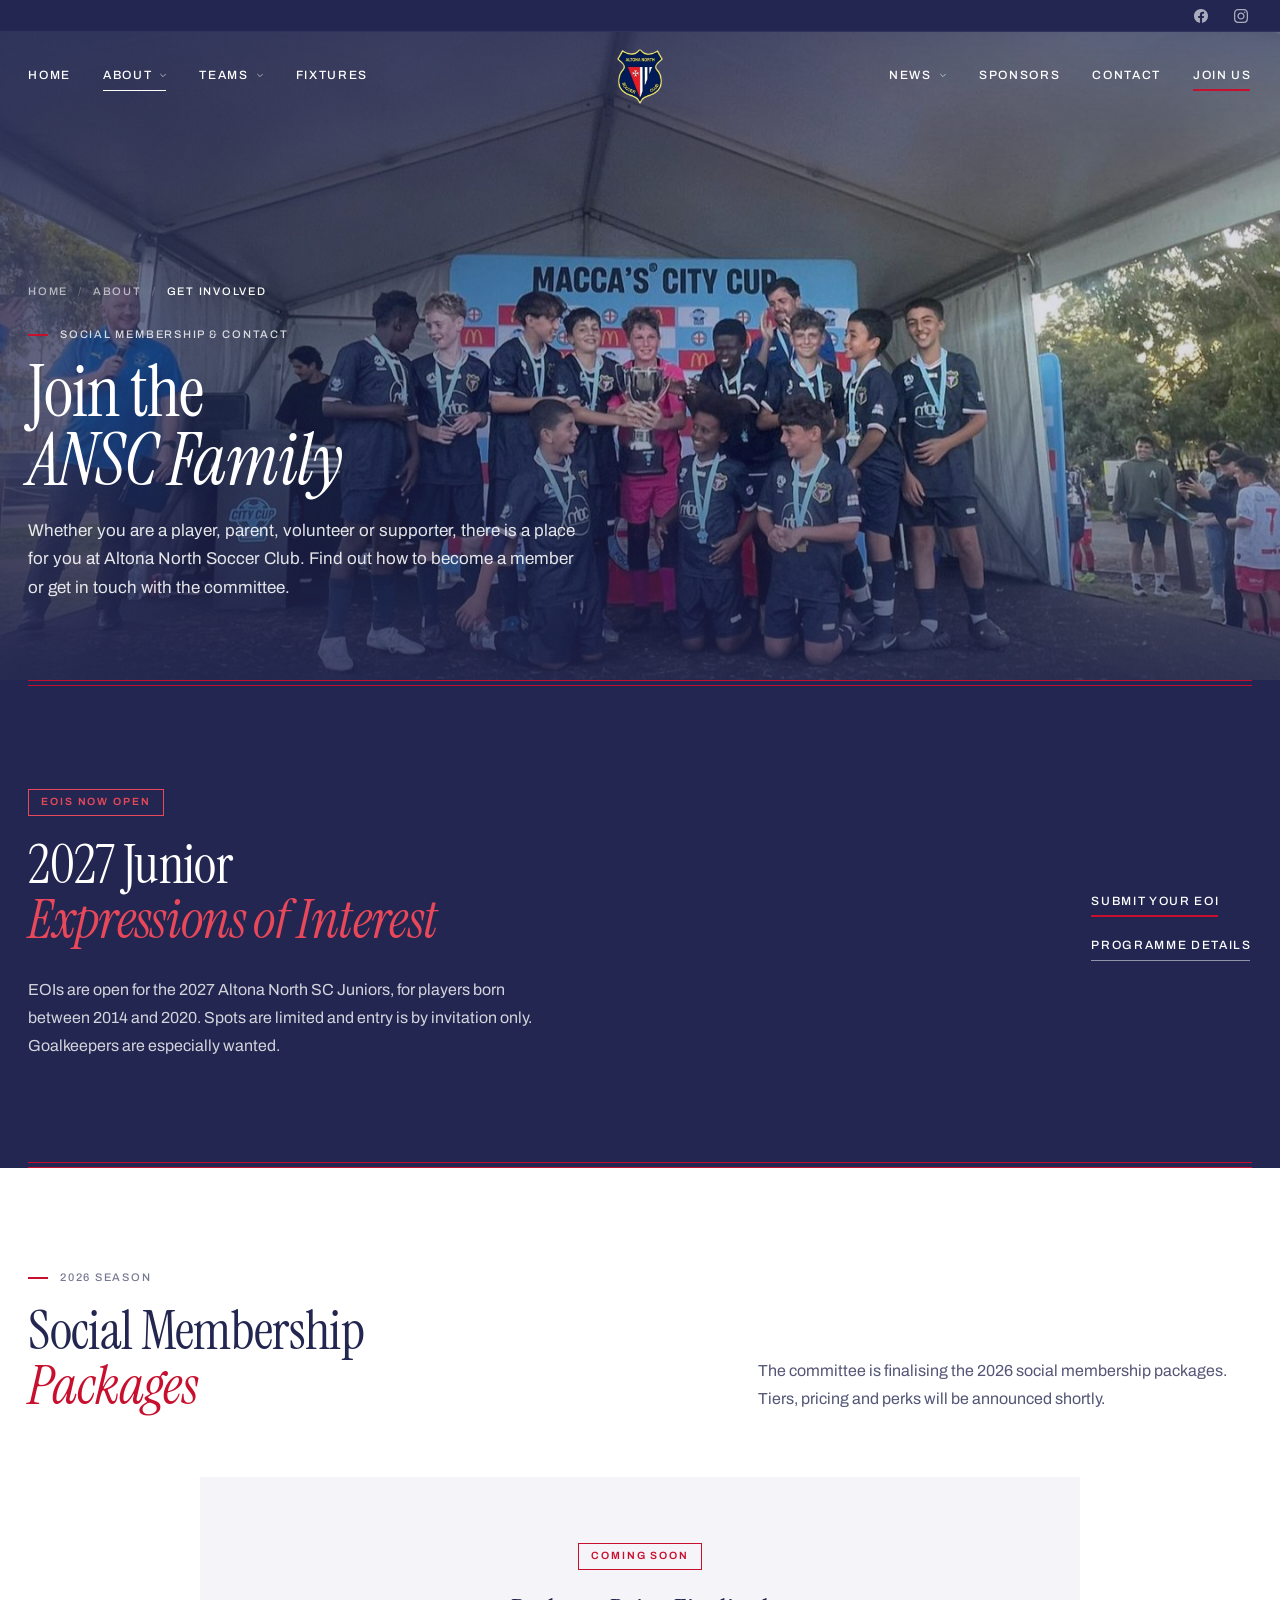
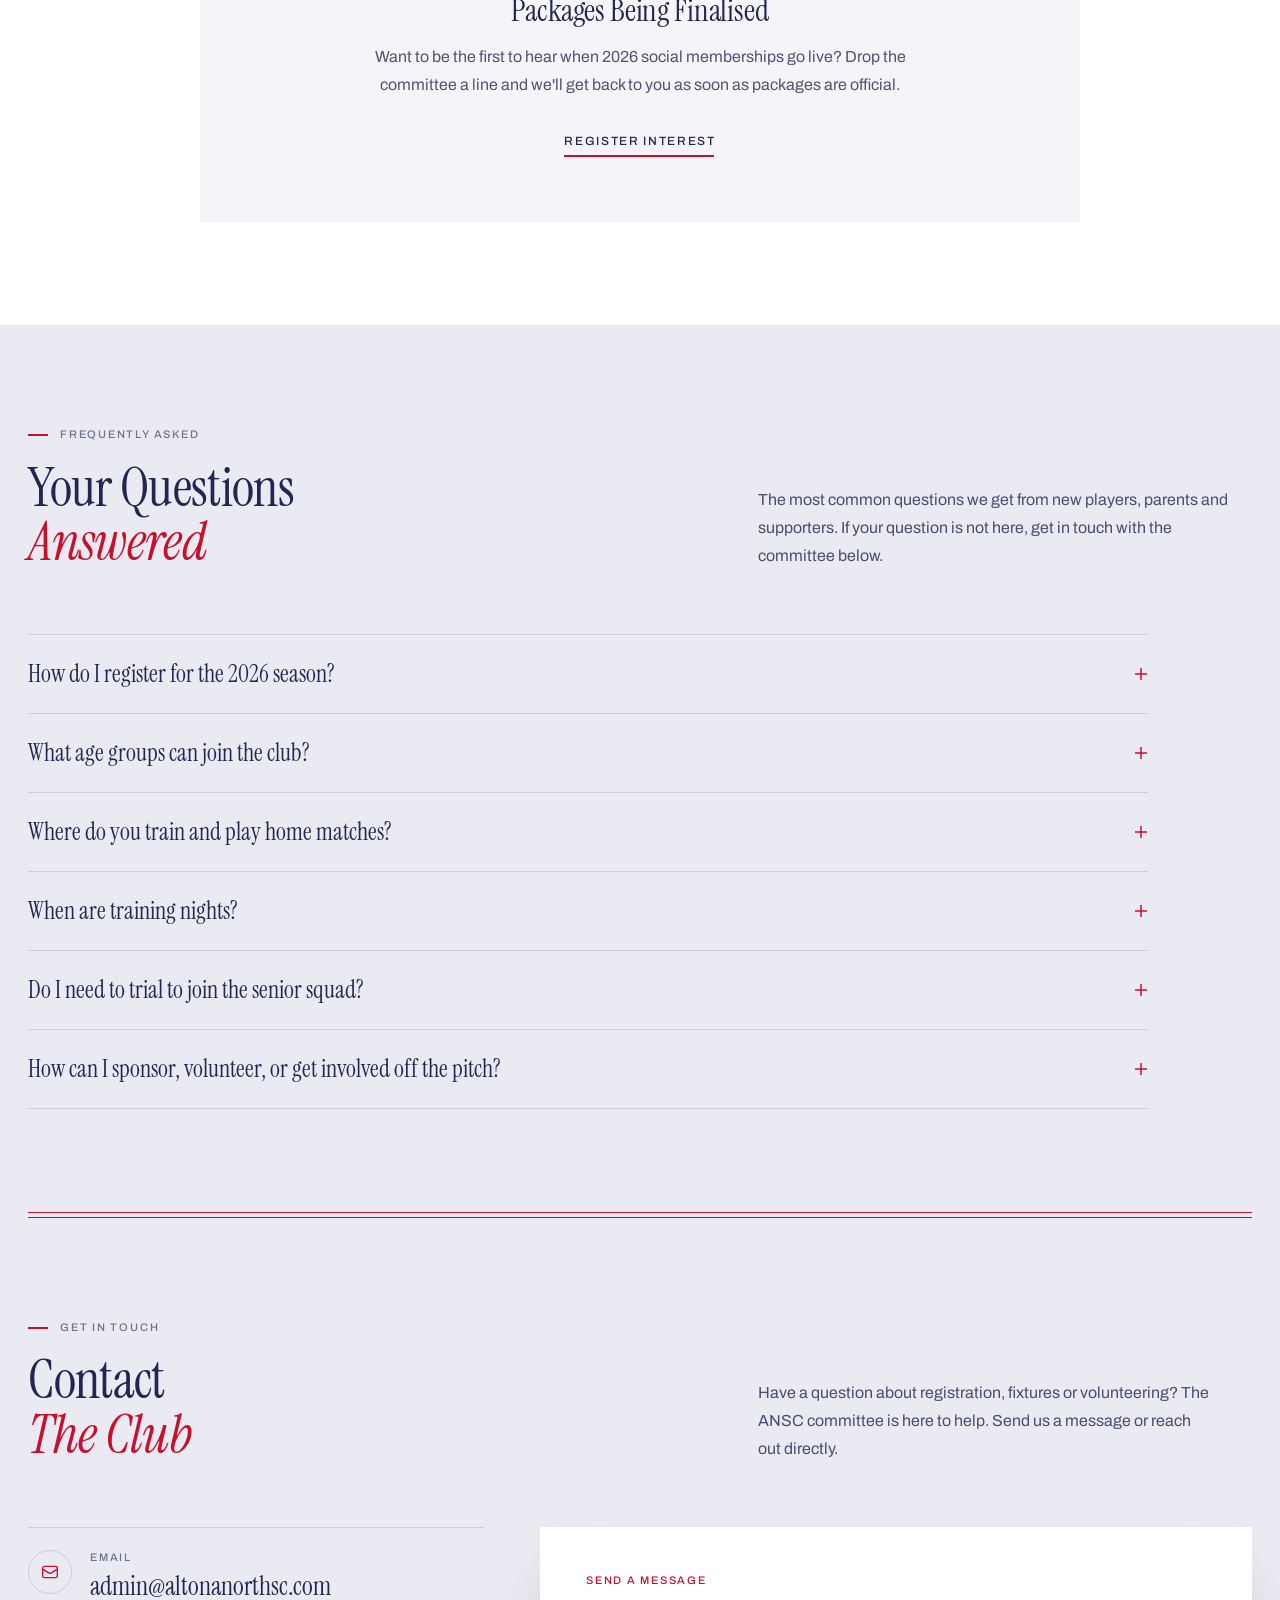
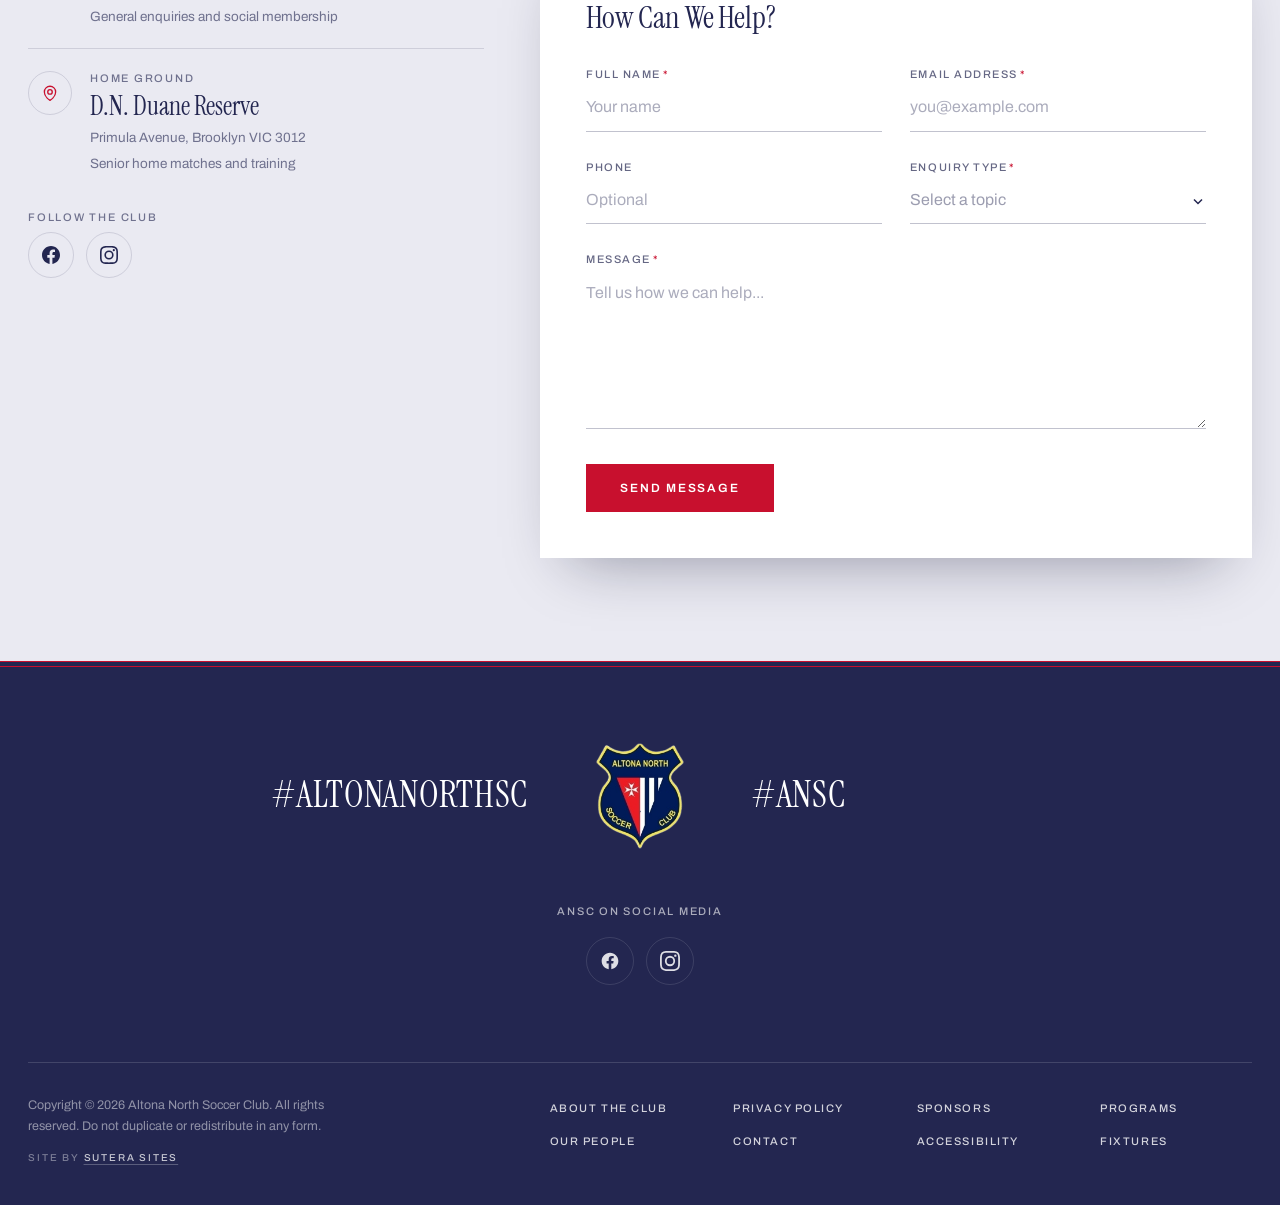
<file: get-involved.html>
<!DOCTYPE html>
<html lang="en">
<head>
  <!-- Google tag (gtag.js) - GA4 G-WQWRHHGJDF -->
  <script async src="https://www.googletagmanager.com/gtag/js?id=G-WQWRHHGJDF"></script>
  <script>
    window.dataLayer = window.dataLayer || [];
    function gtag(){dataLayer.push(arguments);}
    gtag('js', new Date());
    gtag('config', 'G-WQWRHHGJDF');
  </script>
    <meta charset="UTF-8">
    <meta name="viewport" content="width=device-width, initial-scale=1.0">
    <title>Get Involved - Social Membership & Contact | Altona North SC</title>
    <meta name="description" content="Get involved with Altona North Soccer Club. Social membership packages, registration enquiries, and contact details for Melbourne's community football club in Brooklyn.">
    <link rel="canonical" href="https://www.altonanorthsc.com.au/get-involved">
    <meta property="og:title" content="Get Involved - Social Membership & Contact | Altona North SC">
    <meta property="og:description" content="Join the ANSC family. Social membership and contact details for players, parents and supporters.">
    <meta property="og:type" content="website">
    <meta property="og:url" content="https://www.altonanorthsc.com.au/get-involved.html">
    <meta property="og:site_name" content="Altona North Soccer Club">
    <meta property="og:locale" content="en_AU">
    <meta property="og:image" content="https://www.altonanorthsc.com.au/Assets/Logo.png">
    <meta property="og:image:width" content="1200">
    <meta property="og:image:height" content="630">
    <meta property="og:image:alt" content="Altona North Soccer Club crest">
    <meta name="twitter:card" content="summary_large_image">
    <meta name="twitter:title" content="Get Involved - Social Membership & Contact | Altona North SC">
    <meta name="twitter:description" content="Join the ANSC family. Social membership and contact details for players, parents and supporters.">
    <meta name="twitter:image" content="https://www.altonanorthsc.com.au/Assets/Logo.png">
    <meta name="geo.region" content="AU-VIC">
    <meta name="geo.placename" content="Brooklyn, Melbourne">
    <meta name="ICBM" content="-37.8232, 144.8489">
    <link rel="icon" type="image/png" href="Assets/Logo.png">
    <link rel="apple-touch-icon" href="Assets/Logo.png">
<link rel="stylesheet" href="styles.css" />
    <link rel="preconnect" href="https://fonts.googleapis.com">
    <link rel="preconnect" href="https://fonts.gstatic.com" crossorigin>
    <link href="https://fonts.googleapis.com/css2?family=Archivo:wght@400;500;600&family=Instrument+Serif:ital@0;1&display=swap" rel="stylesheet">
    <style>
        * { margin: 0; padding: 0; box-sizing: border-box; }
        html { -webkit-text-size-adjust: 100%; scroll-behavior: smooth; }
        body {
            font-family: var(--sans);
            -webkit-font-smoothing: antialiased;
            -moz-osx-font-smoothing: grayscale;
        }
        img { display: block; max-width: 100%; }
        .skip-link {
            position: absolute; left: var(--gutter); top: 8px; z-index: 100;
            padding: 10px 14px; background: var(--white); color: var(--navy-950);
            font: 500 12px/1 var(--sans); letter-spacing: 0.14em; text-transform: uppercase;
            transform: translateY(-200%);
        }
        .skip-link:focus { transform: translateY(0); }

        /* ---------- Site chrome (2026 redesign): utility bar, nav, mega panels, drawer, footer ---------- */
        :root {
            --navy-950: #232650;
            --navy-900: #2a2d61;
            --navy-800: #303368;
            --red: #c8102e;
            --red-600: #a00d25;
            --white: #ffffff;
            --ink-soft: rgba(255, 255, 255, 0.72);
            --hair: rgba(255, 255, 255, 0.14);

            --serif: "Instrument Serif", "Times New Roman", serif;
            --sans: "Archivo", "Helvetica Neue", Arial, sans-serif;

            --gutter: clamp(20px, 2.2vw, 40px);
            --bar-h: 32px;
            --nav-h: 88px;
            --ease: cubic-bezier(0.22, 1, 0.36, 1);
        }
        /* clip, not hidden: hidden turns body into a scroll box and stops the nav sticking */
        html, body { overflow-x: hidden; overflow-x: clip; }
        .utility, .nav, .drawer, .footer {
            color: var(--white);
            -webkit-font-smoothing: antialiased;
            -moz-osx-font-smoothing: grayscale;
        }
        .utility :focus-visible, .nav :focus-visible, .drawer :focus-visible, .footer :focus-visible {
            outline: 2px solid var(--white);
            outline-offset: 4px;
        }

        /* ---------- Shared underline link (nav, CTAs, panels) ---------- */
        .uline {
            position: relative;
            display: inline-flex;
            align-items: center;
            gap: 7px;
            padding: 8px 0 10px;
            font: 500 12px/1 var(--sans);
            letter-spacing: 0.14em;
            text-transform: uppercase;
            color: var(--white);
            background: none;
            border: 0;
            cursor: pointer;
            transition: transform 0.2s var(--ease);
        }
        .uline::before,
        .uline::after {
            content: "";
            position: absolute;
            left: 0;
            right: 0.14em; /* trailing letter-spacing should not stretch the rule */
            bottom: 0;
            height: 1px;
            background: var(--white);
        }
        .uline::before { opacity: 0; }
        .uline::after {
            transform: scaleX(0);
            transform-origin: right;
            transition: transform 0.5s var(--ease);
        }
        .uline:hover::after,
        .uline:focus-visible::after,
        .uline[aria-expanded="true"]::after,
        .uline.is-current::after {
            transform: scaleX(1);
            transform-origin: left;
        }
        .uline:active { transform: translateY(1px); }

        /* Standing rule under a CTA, white sweeps over it on hover */
        .uline--rule::before { opacity: 0.5; }
        /* Join actions carry the club red */
        .uline--join::before { opacity: 1; height: 2px; background: var(--red); }
        .uline--join::after { height: 2px; }

        .chev { width: 8px; height: 8px; opacity: 0.6; transition: transform 0.4s var(--ease); }
        .uline[aria-expanded="true"] .chev { transform: rotate(180deg); }

        /* ---------- Utility bar ---------- */
        .utility {
            display: none;
            height: var(--bar-h);
            background: var(--navy-950);
            border-bottom: 1px solid rgba(255, 255, 255, 0.06);
        }
        .utility__inner {
            height: 100%;
            padding: 0 var(--gutter);
            display: flex;
            align-items: center;
            justify-content: flex-end;
            gap: 18px;
        }
        .utility a {
            display: inline-flex;
            padding: 4px;
            opacity: 0.62;
            transition: opacity 0.25s var(--ease), transform 0.2s var(--ease);
        }
        .utility a:hover, .utility a:focus-visible { opacity: 1; }
        .utility a:active { transform: translateY(1px); }
        .utility svg { width: 14px; height: 14px; }

        /* ---------- Main nav ---------- */
        .nav {
            position: -webkit-sticky;
            position: sticky;
            top: 0;
            z-index: 50;
            transition: transform 0.45s var(--ease);
        }
        .nav.is-hidden { transform: translateY(-100%); }
        .nav::before {
            content: "";
            position: absolute;
            inset: 0;
            background: var(--navy-950);
            transition: opacity 0.35s var(--ease);
        }
        /* Homepage: floats over the hero, turns solid once the page moves or a panel opens */
        .nav--overlay { margin-bottom: calc(-1 * var(--nav-h)); }
        .nav--overlay::before { opacity: 0; }
        .nav--overlay.is-scrolled::before, .nav--overlay.is-open::before { opacity: 1; }
        .nav__inner {
            position: relative;
            display: grid;
            grid-template-columns: 1fr auto 1fr;
            align-items: center;
            height: var(--nav-h);
            padding: 0 var(--gutter);
        }
        .nav__group { display: none; align-items: center; gap: 32px; }
        .nav__group--right { justify-content: flex-end; }
        .nav__crest {
            grid-column: 2;
            display: block;
            transition: transform 0.5s var(--ease);
        }
        .nav__crest img { height: 60px; width: auto; }
        .nav__crest:hover { transform: scale(1.04); }
        .nav__crest:active { transform: scale(0.98); }

        /* Mobile header controls */
        .nav__menu {
            grid-column: 1;
            justify-self: start;
            display: inline-flex;
            flex-direction: column;
            justify-content: center;
            gap: 6px;
            width: 44px; height: 44px;
            margin-left: -10px;
            padding: 0 10px;
            background: none; border: 0; cursor: pointer;
        }
        .nav__menu span {
            display: block; height: 1.5px; width: 22px; background: var(--white);
            transition: transform 0.4s var(--ease);
        }
        .nav__menu span:last-child { width: 15px; }
        .nav__menu:hover span:last-child { transform: scaleX(1.4667); transform-origin: left; }
        .nav__menu:active { transform: translateY(1px); }
        .nav__join-m { grid-column: 3; justify-self: end; }

        /* ---------- Mega panels ---------- */
        .panel {
            position: absolute;
            top: 100%; left: 0; right: 0;
            background: var(--navy-950);
            border-top: 1px solid var(--hair);
            opacity: 0;
            transform: translateY(-8px);
            pointer-events: none;
            transition: opacity 0.3s var(--ease), transform 0.45s var(--ease);
        }
        .panel.is-open { opacity: 1; transform: translateY(0); pointer-events: auto; }
        .panel__inner {
            display: grid;
            grid-template-columns: repeat(4, minmax(0, 1fr));
            gap: 40px;
            padding: 40px var(--gutter) 52px;
        }
        .panel__title {
            display: inline-block;
            margin-bottom: 14px;
            font: 400 28px/1.1 var(--serif);
            transition: transform 0.4s var(--ease);
        }
        .panel__title:hover { transform: translateX(4px); }
        .panel__links a {
            display: inline-block;
            padding: 5px 0;
            font: 400 14px/1.5 var(--sans);
            opacity: 0.72;
            transition: opacity 0.25s var(--ease), transform 0.4s var(--ease);
        }
        .panel__links a:hover, .panel__links a:focus-visible { opacity: 1; transform: translateX(4px); }
        .panel__links a:active { transform: translateX(4px) translateY(1px); }
        .panel__feature {
            grid-column: 4;
            padding-left: 32px;
            border-left: 1px solid var(--hair);
        }
        .panel__feature-title { margin: 0 0 12px; font: italic 400 30px/1.05 var(--serif); }
        .panel__feature-text { margin: 0 0 18px; font: 400 14px/1.7 var(--sans); color: var(--ink-soft); }

        /* ---------- Footer ---------- */
        .footer {
            --crest-h: clamp(104px, 9vw, 136px);
            position: relative;
            padding: clamp(56px, 6vw, 88px) var(--gutter) 40px;
            background: var(--navy-950);
            color: var(--white);
        }
        /* Club stripes, the same fine double rule as above About */
        .footer::before {
            content: "";
            position: absolute;
            top: 0; left: 0; right: 0;
            height: 6px;
            border-top: 1px solid var(--red);
            border-bottom: 1px solid var(--red);
        }
        .footer__crest { height: var(--crest-h); width: auto; order: -1; margin-bottom: 20px; }
        .footer__inner { max-width: 1600px; margin: 0 auto; }
        .footer__tags {
            display: flex;
            flex-direction: column;
            align-items: center;
            gap: 4px;
            margin: 0;
            text-align: center;
        }
        .footer__tag { font: 400 clamp(1.75rem, 1.3rem + 1.2vw, 2.5rem)/1.1 var(--serif); letter-spacing: 0.02em; }
        .footer__social { margin-top: clamp(36px, 4vw, 52px); text-align: center; }
        .footer__label {
            margin: 0 0 18px;
            font: 500 11px/1.4 var(--sans);
            letter-spacing: 0.16em;
            text-transform: uppercase;
            color: rgba(255, 255, 255, 0.62);
        }
        .footer__icons { display: flex; justify-content: center; gap: 12px; }
        .footer__icons a {
            display: inline-flex; align-items: center; justify-content: center;
            width: 48px; height: 48px;
            border: 1px solid var(--hair);
            border-radius: 50%;
            transition: transform 0.4s var(--ease), opacity 0.25s var(--ease);
            opacity: 0.85;
        }
        .footer__icons a:hover, .footer__icons a:focus-visible { opacity: 1; transform: translateY(-3px); }
        .footer__icons a:active { transform: translateY(0) scale(0.95); }
        .footer__icons svg { width: 20px; height: 20px; }
        .footer__lower {
            display: grid;
            gap: 32px;
            margin-top: clamp(48px, 6vw, 80px);
            padding-top: 32px;
            border-top: 1px solid var(--hair);
        }
        .footer__copy { max-width: 44ch; margin: 0; font: 400 12.5px/1.7 var(--sans); color: rgba(255, 255, 255, 0.5); }
        .footer__credit {
            margin: 14px 0 0;
            font: 500 10px/1.4 var(--sans);
            letter-spacing: 0.18em;
            text-transform: uppercase;
            color: rgba(255, 255, 255, 0.4);
        }
        .footer__credit a {
            color: rgba(255, 255, 255, 0.75);
            text-decoration: underline;
            text-decoration-color: rgba(255, 255, 255, 0.25);
            text-underline-offset: 3px;
        }
        .footer__credit a:hover { text-decoration-color: var(--red); }
        .footer__nav { display: grid; grid-template-columns: repeat(2, minmax(0, 1fr)); gap: 4px 32px; align-content: start; }
        .footer__nav .uline { justify-self: start; font-size: 11px; opacity: 0.8; transition: opacity 0.25s var(--ease), transform 0.2s var(--ease); }
        .footer__nav .uline:hover, .footer__nav .uline:focus-visible { opacity: 1; }

        @media (min-width: 640px) {
            .footer__tags { flex-direction: row; justify-content: center; gap: 0; }
            .footer__tag { flex: 1; }
            .footer__tag:first-child { text-align: right; padding-right: clamp(32px, 5vw, 80px); }
            .footer__tag:last-child { text-align: left; padding-left: clamp(32px, 5vw, 80px); }
            .footer__crest { order: 0; margin-bottom: 0; }
            .footer__nav { grid-template-columns: repeat(4, minmax(0, 1fr)); }
        }
        @media (min-width: 900px) {
            .footer__lower { grid-template-columns: repeat(12, minmax(0, 1fr)); gap: 0 var(--gutter); }
            .footer__legal { grid-column: 1 / 5; }
            .footer__nav { grid-column: 6 / 13; }
        }

        /* ---------- Mobile drawer ---------- */
        .drawer {
            position: fixed;
            inset: 0;
            z-index: 80;
            display: flex;
            flex-direction: column;
            padding: 0 var(--gutter) 32px;
            background: var(--navy-950);
            overflow-y: auto;
            transform: translateX(-100%);
            transition: transform 0.55s var(--ease);
        }
        .drawer.is-open { transform: translateX(0); }
        .drawer__top {
            display: grid;
            grid-template-columns: 1fr auto 1fr;
            align-items: center;
            height: 76px;
            flex-shrink: 0;
        }
        .drawer__top img { grid-column: 2; height: 48px; width: auto; }
        .drawer__close {
            grid-column: 1; grid-row: 1;
            justify-self: start;
            width: 44px; height: 44px;
            margin-left: -10px;
            display: inline-flex; align-items: center; justify-content: center;
            background: none; border: 0; cursor: pointer;
            transition: transform 0.4s var(--ease);
        }
        .drawer__close:hover { transform: rotate(90deg); }
        .drawer__close:active { transform: rotate(90deg) scale(0.92); }
        .drawer__close svg { width: 20px; height: 20px; }
        .drawer__list { margin-top: 20px; border-top: 1px solid var(--hair); }
        .drawer__list > li { border-bottom: 1px solid var(--hair); }
        .drawer__row { display: flex; align-items: center; justify-content: space-between; }
        .drawer__link {
            display: block;
            padding: 14px 0;
            font: 400 34px/1.1 var(--serif);
            background: none; border: 0; cursor: pointer; text-align: left;
            transition: transform 0.4s var(--ease), opacity 0.25s var(--ease);
        }
        .drawer__link:hover { transform: translateX(4px); }
        .drawer__link:active { opacity: 0.7; }
        .drawer__link.is-current { font-style: italic; }
        .drawer__toggle {
            width: 44px; height: 44px;
            margin-right: -10px;
            display: inline-flex; align-items: center; justify-content: center;
            background: none; border: 0; cursor: pointer;
        }
        .drawer__toggle svg { width: 14px; height: 14px; transition: transform 0.4s var(--ease); }
        .drawer__toggle[aria-expanded="true"] svg { transform: rotate(45deg); }
        .drawer__row--button { width: 100%; padding: 0; background: none; border: 0; cursor: pointer; }
        .drawer__row--button[aria-expanded="true"] svg { transform: rotate(45deg); }
        .drawer__sub { padding: 0 0 18px; }
        .drawer__sub a {
            display: block;
            padding: 6px 0;
            font: 400 15px/1.5 var(--sans);
            opacity: 0.72;
            transition: opacity 0.25s var(--ease);
        }
        .drawer__sub a:hover, .drawer__sub a:focus-visible { opacity: 1; }
        .drawer__sub .drawer__subhead {
            margin-top: 10px;
            font: 500 11px/1.5 var(--sans);
            letter-spacing: 0.16em;
            text-transform: uppercase;
            opacity: 0.5;
        }
        .drawer__sub .drawer__subhead:first-child { margin-top: 0; }
        .drawer__join { align-self: flex-start; margin-top: 32px; }
        body.menu-open { overflow: hidden; }

        @media (min-width: 1024px) {
            .utility { display: block; }
            .nav__group { display: flex; }
            .nav__group--left { grid-column: 1; }
            .nav__group--right { grid-column: 3; }
            .nav__menu, .nav__join-m { display: none; }
            .drawer { display: none; }
        }
        @media (max-width: 1023px) {
            :root { --nav-h: 72px; }
            .nav__crest img { height: 46px; }
            .panel { display: none; }
        }
        @media (prefers-reduced-motion: reduce) {
            .nav, .nav::before, .nav *, .nav *::before, .nav *::after,
            .drawer, .drawer *, .footer *, .footer *::before, .footer *::after, .utility * {
                transition-duration: 0.01ms !important;
            }
        }

        /* ---------- Inner pages (2026 redesign): the homepage's system applied to page bodies ---------- */
        .font-heading, .font-body { font-family: var(--sans); }

        /* Each ground sets its own ink, so components read correctly on white, mist or navy */
        .band--white, .stripe-band--white {
            --ground: #ffffff;
            --ink: var(--navy-950);
            --muted: rgba(35, 38, 80, 0.62);
            --body: rgba(35, 38, 80, 0.78);
            --line: rgba(35, 38, 80, 0.14);
            --accent: var(--red);
            --cell: transparent;
            --cell-hover: #f4f4f9;
        }
        .band--mist, .stripe-band--mist {
            --ground: #eaeaf2; /* navy-50 from the site's own palette */
            --ink: var(--navy-950);
            --muted: rgba(35, 38, 80, 0.62);
            --body: rgba(35, 38, 80, 0.8);
            --line: rgba(35, 38, 80, 0.14);
            --accent: var(--red);
            --cell: #ffffff;
            --cell-hover: #f7f7fb;
        }
        .band--navy, .band--photo, .stripe-band--navy, .join {
            --ground: var(--navy-950);
            --ink: #ffffff;
            --muted: rgba(255, 255, 255, 0.66);
            --body: rgba(255, 255, 255, 0.8);
            --line: rgba(255, 255, 255, 0.16);
            --accent: #e8485a; /* lighter red from the site's palette, holds contrast on navy */
            --cell: transparent;
            --cell-hover: rgba(255, 255, 255, 0.04);
        }

        .band {
            position: relative;
            padding: clamp(64px, 8vw, 128px) var(--gutter);
            background: var(--ground);
            color: var(--ink);
        }
        .band :focus-visible, .join :focus-visible { outline: 2px solid var(--ink); outline-offset: 4px; }
        .wrap { position: relative; max-width: 1600px; margin: 0 auto; }
        .wrap--narrow { max-width: 1120px; }

        /* Photo grounds: the picture carries the band, navy keeps the type legible */
        .band--photo { overflow: hidden; }
        .band__bg { position: absolute; inset: 0; margin: 0; }
        .band__bg img { width: 100%; height: 100%; object-fit: cover; }
        .band__bg::after {
            content: "";
            position: absolute; inset: 0;
            background: linear-gradient(90deg, rgba(35, 38, 80, 0.96) 0%, rgba(35, 38, 80, 0.92) 50%, rgba(35, 38, 80, 0.86) 100%);
        }

        /* Club stripes between bands, drawn as the homepage's fine double rule */
        .stripe-band { padding: 0 var(--gutter); background: var(--ground); }
        .stripe-band::before {
            content: "";
            display: block;
            max-width: 1600px;
            height: 6px;
            margin: 0 auto;
            border-top: 1px solid var(--red);
            border-bottom: 1px solid var(--red);
        }

        /* ---------- Page hero ---------- */
        .phero {
            position: relative;
            display: flex;
            align-items: flex-end;
            min-height: clamp(500px, 72vh, 780px);
            min-height: clamp(500px, 72svh, 780px);
            padding: calc(var(--nav-h) + 48px) var(--gutter) clamp(44px, 6vw, 88px);
            overflow: hidden;
            background: var(--navy-950);
            color: var(--white);
        }
        .phero__img {
            position: absolute;
            inset: 0;
            width: 100%;
            height: 100%;
            object-fit: cover;
            animation: settle 2.4s cubic-bezier(0.16, 0.8, 0.3, 1) both;
        }
        @keyframes settle { from { transform: scale(1.05); } }
        .phero__tint {
            position: absolute; inset: 0; pointer-events: none;
            background: var(--navy-950);
            mix-blend-mode: multiply;
            opacity: 0.16;
        }
        .phero__shade {
            position: absolute; inset: 0; pointer-events: none;
            background:
                linear-gradient(180deg, rgba(35, 38, 80, 0.55) 0%, rgba(35, 38, 80, 0) 26%),
                linear-gradient(90deg, rgba(35, 38, 80, 0.7) 0%, rgba(35, 38, 80, 0.32) 38%, rgba(35, 38, 80, 0) 66%),
                linear-gradient(0deg, rgba(35, 38, 80, 0.72) 0%, rgba(35, 38, 80, 0) 48%);
        }
        .phero__content { position: relative; z-index: 2; width: 100%; max-width: 1600px; margin: 0 auto; }
        .phero__inner { max-width: 760px; }
        .crumbs ol {
            display: flex;
            flex-wrap: wrap;
            align-items: center;
            gap: 4px 10px;
            margin: 0;
            padding: 0;
            list-style: none;
            font: 500 11px/1.4 var(--sans);
            letter-spacing: 0.16em;
            text-transform: uppercase;
            color: rgba(255, 255, 255, 0.62);
        }
        .crumbs a { transition: color 0.25s var(--ease); }
        .crumbs a:hover, .crumbs a:focus-visible { color: var(--white); }
        .crumbs [aria-current="page"] { color: var(--white); }
        .crumbs .crumbs__sep { opacity: 0.45; }
        .phero .eyebrow { margin-top: 28px; color: rgba(255, 255, 255, 0.8); }
        .phero__title {
            margin: 16px 0 0;
            font: 400 clamp(3rem, 1.7rem + 3.4vw, 5.25rem)/0.96 var(--serif);
            letter-spacing: -0.015em;
            text-wrap: balance;
        }
        .phero__title em { font-style: italic; }
        .phero__lead {
            max-width: 56ch;
            margin: 22px 0 0;
            font: 400 16px/1.7 var(--sans);
            color: rgba(255, 255, 255, 0.88);
            text-wrap: pretty;
        }
        @media (min-width: 900px) { .phero__lead { font-size: 17px; } }
        @media (max-width: 899px) {
            /* Text spans the full width here, so it needs ground from below, not from the left */
            .phero__shade {
                background:
                    linear-gradient(180deg, rgba(35, 38, 80, 0.55) 0%, rgba(35, 38, 80, 0) 22%),
                    linear-gradient(0deg, rgba(35, 38, 80, 0.94) 0%, rgba(35, 38, 80, 0.74) 45%, rgba(35, 38, 80, 0) 88%);
            }
        }

        /* Print hero: a small or archival photo framed beside the title, the homepage History treatment */
        .phero--print { align-items: center; }
        .phero--print .phero__content { display: grid; grid-template-columns: minmax(0, 1fr); gap: 40px; align-items: center; }
        .phero__print {
            justify-self: start;
            width: fit-content;
            max-width: 100%;
            margin: 0;
            padding: clamp(8px, 1vw, 14px);
            background: var(--white);
            box-shadow: 0 1px 2px rgba(0, 0, 0, 0.2), 0 30px 60px -28px rgba(0, 0, 0, 0.65);
        }
        .phero__print img { width: auto; max-width: 100%; height: auto; max-height: min(320px, 46vh); }
        @media (min-width: 900px) {
            .phero--print .phero__content { grid-template-columns: repeat(12, minmax(0, 1fr)); gap: 0 var(--gutter); }
            .phero--print .phero__inner { grid-column: 1 / 7; grid-row: 1; }
            .phero__print { grid-column: 8 / 13; grid-row: 1; justify-self: end; }
            .phero__print img { max-height: min(540px, 64vh); }
        }
        @media (max-width: 899px) { .phero__print { order: -1; } }

        .rise { animation: rise 1s var(--ease) both; }
        .rise-1 { animation-delay: 0.12s; }
        .rise-2 { animation-delay: 0.24s; }
        .rise-3 { animation-delay: 0.36s; }
        @keyframes rise { from { opacity: 0; transform: translateY(14px); } }

        /* ---------- Type ---------- */
        .eyebrow {
            display: flex;
            align-items: center;
            gap: 12px;
            margin: 0;
            font: 500 11px/1.4 var(--sans);
            letter-spacing: 0.16em;
            text-transform: uppercase;
            color: var(--muted);
        }
        .eyebrow::before { content: ""; width: 20px; height: 2px; background: var(--red); flex-shrink: 0; }
        .title {
            margin: 0;
            font: 400 clamp(2.5rem, 1.6rem + 2.2vw, 4rem)/1.02 var(--serif);
            letter-spacing: -0.012em;
            text-wrap: balance;
        }
        .title em, .num em { font-style: italic; color: var(--accent); }
        .subtitle {
            margin: 0;
            font: 400 clamp(1.625rem, 1.35rem + 0.7vw, 2.125rem)/1.1 var(--serif);
            letter-spacing: -0.005em;
        }
        .subtitle--lg { font-size: clamp(2rem, 1.5rem + 1.3vw, 2.875rem); line-height: 1.05; }
        .subtitle--sm { font-size: clamp(1.5rem, 1.3rem + 0.5vw, 1.875rem); }
        .subtitle--xs { font-size: 1.375rem; line-height: 1.2; }
        .name { font: 400 clamp(1.375rem, 1.2rem + 0.4vw, 1.625rem)/1.15 var(--serif); color: var(--ink); }
        .name--sm { font-size: 1.25rem; }
        .name--lg { font-size: clamp(1.75rem, 1.4rem + 1vw, 2.5rem); }
        .num { font: 400 clamp(3rem, 2.2rem + 2.2vw, 4.5rem)/1 var(--serif); letter-spacing: -0.02em; color: var(--ink); }
        .num--sm { font-size: clamp(2.25rem, 1.8rem + 1.2vw, 3rem); }
        .label {
            margin: 0;
            font: 500 11px/1.45 var(--sans);
            letter-spacing: 0.16em;
            text-transform: uppercase;
            color: var(--muted);
        }
        .label--red { color: var(--accent); }
        .label__note { color: var(--accent); text-transform: none; letter-spacing: 0.02em; }
        .text {
            max-width: 60ch;
            margin: 0;
            font: 400 16px/1.75 var(--sans);
            color: var(--body);
            text-wrap: pretty;
        }
        .text--lead { font-size: 17px; }
        .text--sm { font-size: 14.5px; line-height: 1.7; }
        .text--xs { font-size: 12.5px; line-height: 1.6; color: var(--muted); }
        .text strong { font-weight: 600; color: var(--ink); }
        .text a, .faq__a a {
            color: var(--ink);
            text-decoration: underline;
            text-decoration-color: var(--accent);
            text-decoration-thickness: 1px;
            text-underline-offset: 4px;
        }
        .text a:hover, .faq__a a:hover { text-decoration-thickness: 2px; }

        /* Vertical rhythm inside text columns, heads and the closing band */
        .stack > * + * { margin-top: 20px; }
        .stack > .eyebrow + .title, .stack > .badge + .eyebrow { margin-top: 18px; }
        .stack > .badge + .title { margin-top: 22px; }
        .stack > .title + *, .stack > .join__title + * { margin-top: 28px; }
        .stack > .ctas, .stack > .ticks, .stack > .cells, .stack > .rows, .stack > .note { margin-top: 36px; }

        /* Underline links read in the ground's ink; join actions keep the club red */
        .band .uline, .notice .uline, .formcard .uline { color: var(--ink); }
        .band .uline::before, .band .uline::after,
        .notice .uline::before, .notice .uline::after,
        .formcard .uline::before, .formcard .uline::after { background: currentColor; }
        .band .uline--join::before, .notice .uline--join::before, .join .uline--join::before { background: var(--red); }
        .uline--sm { padding: 6px 0 8px; font-size: 11px; }
        .ctas { display: flex; flex-wrap: wrap; align-items: center; gap: 14px 36px; }
        .ctas--col { flex-direction: column; align-items: flex-start; }

        /* ---------- Section heads: title left, words right, like the homepage sponsors head ---------- */
        .head { display: grid; gap: 24px 40px; margin-bottom: clamp(40px, 5vw, 72px); }
        .head:last-child { margin-bottom: 0; }
        .head__main > .title { margin-top: 18px; }
        .head__aside > * + * { margin-top: 18px; }
        .head__aside > .ctas { margin-top: 30px; }
        .head--center { justify-items: center; text-align: center; }
        .head--center .eyebrow { justify-content: center; }
        .head--center .text { margin-left: auto; margin-right: auto; }
        @media (min-width: 900px) {
            .head--split { grid-template-columns: repeat(12, minmax(0, 1fr)); align-items: end; gap: 0 var(--gutter); }
            .head--split > .head__main { grid-column: 1 / 7; }
            .head--split > .head__aside { grid-column: 8 / 13; }
        }

        /* ---------- Split: picture one side, words the other ---------- */
        .split { display: grid; grid-template-columns: minmax(0, 1fr); gap: 40px; align-items: center; }
        @media (min-width: 900px) {
            .split { grid-template-columns: repeat(12, minmax(0, 1fr)); gap: 0 var(--gutter); }
            .split > * { grid-row: 1; }
            .split--body-last > .split__aside { grid-column: 1 / 7; }
            .split--body-last > .split__body { grid-column: 8 / 13; }
            .split--body-first > .split__body { grid-column: 1 / 6; }
            .split--body-first > .split__aside { grid-column: 7 / 13; }
            .split--top { align-items: start; }
        }

        .media { position: relative; overflow: hidden; background: var(--navy-950); }
        .media img { width: 100%; height: 100%; object-fit: cover; transition: transform 1.4s var(--ease); }
        .media::after {
            content: "";
            position: absolute; inset: 0; pointer-events: none;
            background: var(--navy-950);
            mix-blend-mode: multiply;
            opacity: 0.12;
        }
        .media:hover img { transform: scale(1.04); }
        .media--tall { aspect-ratio: 4 / 3; }
        .media--wide { aspect-ratio: 16 / 10; }
        .media--portrait { aspect-ratio: 4 / 5; }
        .media--natural img { height: auto; }
        @media (min-width: 900px) { .media--tall { aspect-ratio: 1 / 1; } }

        /* ---------- Hairline grids (the homepage's fixtures and sponsors language) ---------- */
        .cells { gap: 0 !important; border-top: 1px solid var(--line); border-left: 1px solid var(--line); }
        .cells > * { border-right: 1px solid var(--line); border-bottom: 1px solid var(--line); background: var(--cell); }
        .cell {
            position: relative;
            display: flex;
            flex-direction: column;
            gap: 12px;
            min-width: 0;
            padding: clamp(24px, 2.6vw, 40px);
            transition: background-color 0.35s var(--ease);
        }
        .cells--tight > .cell { padding: 20px 22px; }
        .cells--roomy > .cell { padding: clamp(28px, 3.4vw, 52px); }
        .cell--row { flex-direction: row; align-items: center; gap: 16px; }
        .cell--between { justify-content: space-between; }
        .cell--link { cursor: pointer; }
        .cell--link:hover, .cell--link:focus-visible { background: var(--cell-hover); }
        .cell--link:active { transform: translateY(1px); }
        .cell--link:hover .uline::after, .cell--link:focus-visible .uline::after { transform: scaleX(1); transform-origin: left; }
        .cell > .text { margin-top: 2px; }
        .cell > .uline { align-self: flex-start; justify-self: start; margin-top: 8px; }
        .cell > svg:first-child, .cell__top > svg { width: 28px; height: 28px; color: var(--accent); }
        .cell__top { display: flex; align-items: center; justify-content: space-between; gap: 12px; margin-bottom: 12px; }
        .cell__foot {
            display: flex;
            gap: 12px;
            margin-top: auto;
            padding-top: 16px;
            border-top: 1px solid var(--line);
        }
        .cell__foot > svg { width: 16px; height: 16px; color: var(--muted); }
        .cell__arrow { flex: none; width: 18px; height: 18px; color: var(--muted); transition: transform 0.4s var(--ease), color 0.25s var(--ease); }
        .cell--link:hover .cell__arrow { transform: translateX(4px); color: var(--accent); }
        .cell__logo { height: 150px; margin-bottom: 8px; }
        @media (max-width: 639px) {
            .cells--tight > .cell { padding: 16px 14px; }
            .cells--tight > .cell--row { gap: 12px; }
            .cells--tight .jersey { width: 38px; height: 38px; font-size: 18px; }
            .cells--tight .name--sm { font-size: 1.125rem; overflow-wrap: anywhere; }
        }
        .cell__logo img { max-height: 140px; mix-blend-mode: multiply; }
        @media (min-width: 640px) {
            /* A lone sponsor at the end spans the row, logo beside the words */
            .cells--feature-last > .cell:last-child:nth-child(odd) {
                grid-column: 1 / -1;
                display: grid;
                grid-template-columns: minmax(0, 1fr) minmax(0, 1.4fr);
                grid-template-rows: auto auto auto 1fr;
                column-gap: clamp(24px, 4vw, 64px);
                max-width: none;
                margin: 0;
            }
            .cells--feature-last > .cell:last-child:nth-child(odd) > .cell__logo { grid-row: 1 / -1; height: 100%; margin: 0; }
            .cells--feature-last > .cell:last-child:nth-child(odd) > :not(.cell__logo) { grid-column: 2; }
        }

        /* Hairline lists */
        .rows { border-top: 1px solid var(--line); }
        .row { display: flex; flex-direction: column; gap: 4px; padding: 20px 0; border-bottom: 1px solid var(--line); }
        .row--icon { flex-direction: row; align-items: flex-start; gap: 20px; }
        .row--icon > div:last-child > * + * { margin-top: 6px; }
        .ticks { max-width: 60ch; margin: 0; padding: 0; list-style: none; border-top: 1px solid var(--line); }
        .ticks > li {
            display: flex;
            align-items: baseline;
            gap: 14px;
            padding: 13px 0;
            border-bottom: 1px solid var(--line);
            font: 400 15px/1.55 var(--sans);
            color: var(--ink);
        }
        .ticks > li::before { content: ""; flex: none; width: 14px; height: 2px; background: var(--red); transform: translateY(-4px); }

        .icon, .jersey {
            flex: none;
            display: grid;
            place-items: center;
            width: 48px;
            height: 48px;
            border: 1px solid var(--line);
            border-radius: 50%;
            color: var(--accent);
        }
        .icon svg { width: 20px; height: 20px; }
        .jersey { font: 400 22px/1 var(--serif); color: var(--ink); }
        .jersey--captain { background: var(--red); border-color: var(--red); color: #ffffff; }
        .tag {
            display: inline-block;
            padding: 3px 7px;
            border: 1px solid var(--line);
            font: 600 9.5px/1.2 var(--sans);
            letter-spacing: 0.14em;
            text-transform: uppercase;
            color: var(--muted);
        }
        .tag--red { border-color: rgba(200, 16, 46, 0.45); color: var(--accent); }
        .chip {
            display: inline-flex;
            align-items: center;
            gap: 8px;
            padding: 8px 14px;
            border: 1px solid var(--line);
            font: 500 11px/1.2 var(--sans);
            letter-spacing: 0.14em;
            text-transform: uppercase;
            color: var(--ink);
        }
        .chip svg { width: 14px; height: 14px; color: var(--accent); }
        .badge {
            display: inline-flex;
            align-items: center;
            padding: 7px 12px;
            border: 1px solid currentColor;
            font: 600 10.5px/1 var(--sans);
            letter-spacing: 0.18em;
            text-transform: uppercase;
            color: var(--accent);
        }
        .note { padding-top: 22px; border-top: 1px solid var(--line); }
        .note > * + * { margin-top: 12px; }
        .notice {
            max-width: 880px;
            margin: 0 auto;
            padding: clamp(36px, 5vw, 72px) clamp(24px, 5vw, 72px);
            border: 1px solid var(--line);
            background: var(--cell);
            text-align: center;
        }
        .band--white .notice { background: #f4f4f9; border-color: transparent; }
        .notice > * + * { margin-top: 16px; }
        .notice > .badge + * { margin-top: 24px; }
        .notice > .uline { margin-top: 28px; }
        .notice .text { margin-left: auto; margin-right: auto; }
        .feature { border: 1px solid var(--line); overflow: hidden; }
        .vrule { width: 1px; height: 40px; background: var(--line); }
        .hashtag { font: 400 clamp(2.25rem, 1.6rem + 2vw, 3.5rem)/1.1 var(--serif); letter-spacing: 0.01em; }
        .hashtag--accent { font-style: italic; color: var(--accent); }

        /* ---------- History timeline ---------- */
        .tl__line { width: 1px; background: var(--line); }
        .tl__dot { top: 22px; width: 11px; height: 11px; margin-left: -5px; border-radius: 50%; background: var(--red); box-shadow: 0 0 0 6px var(--ground); }
        @media (min-width: 768px) { .tl__dot { top: 50%; margin-left: 0; margin-top: -5px; } }
        .tl__year { font: italic 400 clamp(2.5rem, 1.8rem + 2vw, 3.75rem)/1 var(--serif); letter-spacing: -0.015em; color: var(--accent); }
        .tl__item .subtitle { margin-top: 10px; }
        .tl__item .text { margin-top: 12px; }
        .tl__item .text-right .text { margin-left: auto; }

        /* ---------- FAQs ---------- */
        .faqs { max-width: 1120px; border-top: 1px solid var(--line); }
        .faq { border-bottom: 1px solid var(--line); }
        .faq > summary {
            display: flex;
            align-items: center;
            justify-content: space-between;
            gap: 24px;
            padding: 24px 0;
            cursor: pointer;
            list-style: none;
            transition: opacity 0.25s var(--ease);
        }
        .faq > summary::-webkit-details-marker { display: none; }
        .faq > summary:hover .faq__title { transform: translateX(4px); }
        .faq__title { margin: 0; font: 400 clamp(1.3rem, 1.1rem + 0.5vw, 1.625rem)/1.25 var(--serif); transition: transform 0.4s var(--ease); }
        .faq__icon { flex: none; width: 14px; height: 14px; color: var(--accent); transition: transform 0.4s var(--ease); }
        .faq[open] .faq__icon { transform: rotate(45deg); }
        .faq__a { max-width: 72ch; padding: 0 0 28px; }
        .faq__a > * + * { margin-top: 12px; }

        /* ---------- Contact ---------- */
        .contact-card { display: flex; align-items: flex-start; gap: 18px; padding-top: 22px; border-top: 1px solid var(--line); }
        .contact-icon {
            flex: none;
            display: grid;
            place-items: center;
            width: 44px;
            height: 44px;
            border: 1px solid var(--line);
            border-radius: 50%;
            color: var(--accent);
        }
        .contact-icon svg { width: 18px; height: 18px; }
        .contact-label { display: block; margin-bottom: 6px; font: 500 11px/1.4 var(--sans); letter-spacing: 0.16em; text-transform: uppercase; color: var(--muted); }
        .contact-value { font: 400 clamp(1.375rem, 1.2rem + 0.5vw, 1.75rem)/1.2 var(--serif); color: var(--ink); overflow-wrap: anywhere; }
        .contact-value a { text-decoration: underline; text-decoration-color: transparent; text-underline-offset: 5px; transition: text-decoration-color 0.25s var(--ease); }
        .contact-value a:hover { text-decoration-color: var(--red); }
        .contact-meta { margin: 4px 0 0; font: 400 13.5px/1.6 var(--sans); color: var(--muted); }
        .contact-social {
            display: inline-flex;
            align-items: center;
            justify-content: center;
            width: 46px;
            height: 46px;
            border: 1px solid var(--line);
            border-radius: 50%;
            color: var(--ink);
            transition: transform 0.4s var(--ease), border-color 0.25s var(--ease);
        }
        .contact-social:hover { transform: translateY(-3px); border-color: var(--ink); }
        .contact-social:active { transform: translateY(0) scale(0.95); }
        .contact-social svg { width: 18px; height: 18px; }

        /* ---------- Forms (the homepage enquiry card) ---------- */
        .formcard {
            padding: clamp(28px, 3.6vw, 56px);
            background: var(--white);
            color: var(--navy-950);
            box-shadow: 0 30px 60px -30px rgba(10, 12, 40, 0.4);
            --ink: var(--navy-950);
            --muted: rgba(35, 38, 80, 0.62);
            --line: rgba(35, 38, 80, 0.14);
            --accent: var(--red);
        }
        .formcard__head { margin-bottom: 32px; }
        .formcard__head > * + * { margin-top: 12px; }
        .enquiry {
            display: grid;
            gap: 28px;
            padding: clamp(28px, 3.6vw, 56px);
            background: var(--white);
            color: var(--navy-950);
            box-shadow: 0 30px 60px -30px rgba(10, 12, 40, 0.45);
        }
        .enquiry--bare { padding: 0; background: none; box-shadow: none; }
        .enquiry .uline { color: var(--navy-950); }
        .enquiry .uline::before, .enquiry .uline::after { background: currentColor; }
        .enquiry__row { display: grid; grid-template-columns: minmax(0, 1fr); gap: 28px; }
        .form-label {
            display: block;
            margin-bottom: 4px;
            font: 500 11px/1.4 var(--sans);
            letter-spacing: 0.14em;
            text-transform: uppercase;
            color: rgba(35, 38, 80, 0.7);
        }
        .form-label .required { margin-left: 2px; color: var(--red); }
        .form-field {
            width: 100%;
            padding: 10px 0 12px;
            font: 400 16px/1.4 var(--sans);
            color: var(--navy-950);
            background: transparent;
            border: 0;
            border-bottom: 1px solid rgba(35, 38, 80, 0.28);
            border-radius: 0;
            -webkit-appearance: none;
            appearance: none;
        }
        .form-field:hover { border-bottom-color: rgba(35, 38, 80, 0.5); }
        .form-field:focus, .form-field:focus-visible { outline: none; border-bottom-color: var(--navy-950); box-shadow: 0 1px 0 0 var(--navy-950); }
        .form-field::placeholder { color: rgba(35, 38, 80, 0.38); }
        select.form-field {
            padding-right: 24px;
            cursor: pointer;
            background-image: url("data:image/svg+xml;utf8,<svg xmlns='http://www.w3.org/2000/svg' width='12' height='12' viewBox='0 0 12 12'><path fill='none' stroke='%23232650' stroke-width='1.5' d='M2 4.5l4 4 4-4'/></svg>");
            background-repeat: no-repeat;
            background-position: right 2px center;
        }
        select.form-field:invalid { color: rgba(35, 38, 80, 0.45); }
        select.form-field option { color: var(--navy-950); }
        textarea.form-field { min-height: 116px; resize: vertical; }
        .enquiry__submit {
            justify-self: start;
            padding: 18px 34px;
            font: 600 12px/1 var(--sans);
            letter-spacing: 0.16em;
            text-transform: uppercase;
            color: var(--white);
            background: var(--red);
            border: 0;
            cursor: pointer;
            transition: transform 0.2s var(--ease), background-color 0.25s var(--ease);
        }
        .enquiry__submit:hover { background: var(--red-600); }
        .enquiry__submit:active { transform: translateY(1px); }
        .enquiry__submit:focus-visible { outline: 2px solid var(--navy-950); outline-offset: 3px; }
        @media (min-width: 640px) { .enquiry__row { grid-template-columns: minmax(0, 1fr) minmax(0, 1fr); } }

        /* ---------- Closing band (the homepage join) ---------- */
        .join {
            position: relative;
            overflow: hidden;
            padding: clamp(72px, 9vw, 140px) var(--gutter);
            background: var(--navy-950);
            color: var(--white);
        }
        .join__bg { position: absolute; inset: 0; margin: 0; }
        .join__bg img { width: 100%; height: 100%; object-fit: cover; }
        .join__bg::after {
            content: "";
            position: absolute; inset: 0;
            background: linear-gradient(90deg, rgba(35, 38, 80, 0.93) 0%, rgba(35, 38, 80, 0.82) 45%, rgba(35, 38, 80, 0.6) 100%);
        }
        .join__grid {
            position: relative;
            max-width: 1600px;
            margin: 0 auto;
            display: grid;
            grid-template-columns: minmax(0, 1fr);
            gap: 48px;
            align-items: center;
        }
        .join .eyebrow { color: rgba(255, 255, 255, 0.72); }
        .join__title { margin: 0; font: 400 clamp(2.75rem, 1.8rem + 2.6vw, 4.5rem)/1 var(--serif); letter-spacing: -0.012em; text-wrap: balance; }
        .join__title em { font-style: italic; color: #e8485a; }
        .join__intro { max-width: 46ch; margin: 0; font: 400 17px/1.75 var(--sans); color: rgba(255, 255, 255, 0.86); }
        .join__content > .ctas { margin-top: 36px; }
        @media (min-width: 1024px) {
            .join__grid { grid-template-columns: repeat(12, minmax(0, 1fr)); gap: 0 var(--gutter); }
            .join__content { grid-column: 1 / 8; }
            .join__grid--form > .join__content { grid-column: 1 / 6; }
            .join__grid--form > .enquiry { grid-column: 7 / 13; }
        }

        /* ---------- Legal (privacy policy) ---------- */
        .legal-doc { max-width: 760px; margin: 0 auto; font: 400 16px/1.8 var(--sans); color: var(--body); }
        .legal-doc .legal-meta { margin: 0 0 32px; font: 500 11px/1.4 var(--sans); letter-spacing: 0.16em; text-transform: uppercase; color: var(--muted); }
        .legal-doc .legal-meta::before { content: ""; display: inline-block; width: 20px; height: 2px; margin-right: 12px; vertical-align: middle; background: var(--red); }
        .legal-doc h2 {
            margin: 48px 0 14px;
            font: 400 clamp(1.75rem, 1.45rem + 0.9vw, 2.375rem)/1.1 var(--serif);
            letter-spacing: -0.005em;
            color: var(--ink);
        }
        .legal-doc p { margin: 0 0 16px; }
        .legal-doc p.intro { font-size: 18px; color: var(--ink); }
        .legal-doc ul { margin: 0 0 16px; padding: 0; list-style: none; border-top: 1px solid var(--line); }
        .legal-doc li { display: flex; gap: 14px; padding: 10px 0; border-bottom: 1px solid var(--line); }
        .legal-doc li::before { content: ""; flex: none; width: 14px; height: 2px; margin-top: 0.9em; background: var(--red); }
        .legal-doc a { color: var(--ink); text-decoration: underline; text-decoration-color: var(--red); text-underline-offset: 4px; }
        .legal-doc a:hover { text-decoration-thickness: 2px; }

        /* ---------- Scroll reveal: same easing as the homepage ---------- */
        .fade-in { opacity: 0; transform: translateY(18px); transition: opacity 0.9s var(--ease), transform 0.9s var(--ease); }
        .fade-in.visible { opacity: 1; transform: none; }

        @media (prefers-reduced-motion: reduce) {
            *, *::before, *::after {
                animation-duration: 0.01ms !important;
                animation-iteration-count: 1 !important;
                transition-duration: 0.01ms !important;
            }
            .fade-in { opacity: 1; transform: none; }
        }
        .namelist { font: 400 15px/1.5 var(--sans); color: var(--ink); }
        @media (min-width: 768px) { .tl__item .md\:text-right .text { margin-left: auto; } }
    </style>

    <!-- JSON-LD Structured Data -->
    <script type="application/ld+json">
    {
        "@context": "https://schema.org",
        "@graph": [
            { "@type": "SportsOrganization", "@id": "https://www.altonanorthsc.com.au/#organization" },
            {
                "@type": "WebPage",
                "url": "https://www.altonanorthsc.com.au/get-involved.html",
                "name": "Get Involved - Social Membership & Contact | Altona North SC",
                "description": "Get involved with Altona North Soccer Club. Social membership packages, registration enquiries, and contact details for Melbourne's community football club in Brooklyn.",
                "isPartOf": { "@id": "https://www.altonanorthsc.com.au/#website" },
                "about": { "@id": "https://www.altonanorthsc.com.au/#organization" }
            },
            {
                "@type": "BreadcrumbList",
                "itemListElement": [
                    { "@type": "ListItem", "position": 1, "name": "Home", "item": "https://www.altonanorthsc.com.au/" },
                    { "@type": "ListItem", "position": 2, "name": "Get Involved", "item": "https://www.altonanorthsc.com.au/get-involved.html" }
                ]
            }
        ]
    }
    </script>
  <!-- Sutera lead events (GA4) -->
  <script>/* SUTERA_LEAD_EVENTS */
  (function(){
    function ev(n, p){ if (typeof window.gtag === 'function') { window.gtag('event', n, Object.assign({transport_type:'beacon'}, p||{})); } }
    document.addEventListener('click', function(e){
      var a = e.target.closest ? e.target.closest('a[href^="tel:"]') : null;
      if (a) ev('click_to_call', { link_url: a.getAttribute('href') });
    }, true);
    document.addEventListener('submit', function(e){
      var f = e.target;
      if (!f || f.tagName !== 'FORM' || f.hasAttribute('data-no-lead')) return;
      var action = f.getAttribute('action') || '';
      var isLead = /formspree/i.test(action) || f.querySelector('input[type="email"], input[type="tel"], textarea');
      if (isLead) ev('generate_lead', { form_id: f.id || f.getAttribute('name') || 'contact' });
    }, true);
  })();
  </script>
</head>
<body class="bg-navy-950 text-white font-body">
    <a href="#main" class="skip-link">Skip to main content</a>

    <!-- Navigation - Top Utility Bar -->
    <div class="utility">
        <div class="utility__inner">
            <a href="https://www.facebook.com/altonanorthsc/" target="_blank" rel="noopener noreferrer" aria-label="Facebook">
                <svg fill="currentColor" viewBox="0 0 24 24" aria-hidden="true"><path d="M24 12.073c0-6.627-5.373-12-12-12s-12 5.373-12 12c0 5.99 4.388 10.954 10.125 11.854v-8.385H7.078v-3.47h3.047V9.43c0-3.007 1.792-4.669 4.533-4.669 1.312 0 2.686.235 2.686.235v2.953H15.83c-1.491 0-1.956.925-1.956 1.874v2.25h3.328l-.532 3.47h-2.796v8.385C19.612 23.027 24 18.062 24 12.073z"/></svg>
            </a>
            <a href="https://www.instagram.com/altonanorthsc/" target="_blank" rel="noopener noreferrer" aria-label="Instagram">
                <svg fill="currentColor" viewBox="0 0 24 24" aria-hidden="true"><path d="M12 2.163c3.204 0 3.584.012 4.85.07 3.252.148 4.771 1.691 4.919 4.919.058 1.265.069 1.645.069 4.849 0 3.205-.012 3.584-.069 4.849-.149 3.225-1.664 4.771-4.919 4.919-1.266.058-1.644.07-4.85.07-3.204 0-3.584-.012-4.849-.07-3.26-.149-4.771-1.699-4.919-4.92-.058-1.265-.07-1.644-.07-4.849 0-3.204.013-3.583.07-4.849.149-3.227 1.664-4.771 4.919-4.919 1.266-.057 1.645-.069 4.849-.069zm0-2.163c-3.259 0-3.667.014-4.947.072-4.358.2-6.78 2.618-6.98 6.98-.059 1.281-.073 1.689-.073 4.948 0 3.259.014 3.668.072 4.948.2 4.358 2.618 6.78 6.98 6.98 1.281.058 1.689.072 4.948.072 3.259 0 3.668-.014 4.948-.072 4.354-.2 6.782-2.618 6.979-6.98.059-1.28.073-1.689.073-4.948 0-3.259-.014-3.667-.072-4.947-.196-4.354-2.617-6.78-6.979-6.98-1.281-.059-1.69-.073-4.949-.073zm0 5.838c-3.403 0-6.162 2.759-6.162 6.162s2.759 6.163 6.162 6.163 6.162-2.759 6.162-6.163c0-3.403-2.759-6.162-6.162-6.162zm0 10.162c-2.209 0-4-1.79-4-4 0-2.209 1.791-4 4-4s4 1.791 4 4c0 2.21-1.791 4-4 4zm6.406-11.845c-.796 0-1.441.645-1.441 1.44s.645 1.44 1.441 1.44c.795 0 1.439-.645 1.439-1.44s-.644-1.44-1.439-1.44z"/></svg>
            </a>
        </div>
    </div>

    <!-- Navigation - Main Nav (split around the crest) -->
    <nav class="nav nav--overlay" id="mainNav" aria-label="Main">
        <div class="nav__inner">
            <!-- Mobile: menu left, crest centre, Join Us right -->
            <button class="nav__menu" id="mobileMenuBtn" aria-label="Open menu" aria-expanded="false" aria-controls="mobileMenu">
                <span></span><span></span>
            </button>

            <ul class="nav__group nav__group--left">
                    <li><a href="index.html" class="uline">Home</a></li>
                    <li data-panel="about">
                        <a href="about.html" class="uline is-current" aria-current="page" aria-haspopup="true" aria-expanded="false" aria-controls="panel-about">
                            About
                            <svg class="chev" fill="none" stroke="currentColor" viewBox="0 0 12 12" aria-hidden="true"><path stroke-width="1.5" d="M2 4.5l4 4 4-4"/></svg>
                        </a>
                    </li>
                    <li data-panel="teams">
                        <a href="teams.html" class="uline" aria-haspopup="true" aria-expanded="false" aria-controls="panel-teams">
                            Teams
                            <svg class="chev" fill="none" stroke="currentColor" viewBox="0 0 12 12" aria-hidden="true"><path stroke-width="1.5" d="M2 4.5l4 4 4-4"/></svg>
                        </a>
                    </li>
                    <li><a href="fixtures.html" class="uline">Fixtures</a></li>
            </ul>

            <a href="index.html" class="nav__crest" aria-label="Altona North SC Home">
                <img src="Assets/Logo.png" alt="Altona North Soccer Club crest" width="166" height="200">
            </a>

            <ul class="nav__group nav__group--right">
                    <li data-panel="news">
                        <button class="uline" aria-haspopup="true" aria-expanded="false" aria-controls="panel-news">
                            News
                            <svg class="chev" fill="none" stroke="currentColor" viewBox="0 0 12 12" aria-hidden="true"><path stroke-width="1.5" d="M2 4.5l4 4 4-4"/></svg>
                        </button>
                    </li>
                    <li><a href="sponsors.html" class="uline">Sponsors</a></li>
                    <li><a href="get-involved.html" class="uline">Contact</a></li>
                    <li><a href="get-involved.html" class="uline uline--join">Join Us</a></li>
            </ul>

            <a href="get-involved.html" class="nav__join-m uline uline--join">Join Us</a>
        </div>

        <!-- Mega Menu Panels -->

            <!-- About Panel -->
            <div class="panel" id="panel-about" inert>
                <div class="panel__inner">
                    <div>
                        <a href="the-club.html" class="panel__title">The Club</a>
                        <ul class="panel__links">
                            <li><a href="the-club.html#history">Club History</a></li>
                            <li><a href="the-club.html#kits">Kit History</a></li>
                            <li><a href="the-club.html#honours">Achievements</a></li>
                            <li><a href="the-club.html#ground">D.N. Duane Reserve</a></li>
                        </ul>
                    </div>
                    <div>
                        <a href="people.html" class="panel__title">People</a>
                        <ul class="panel__links">
                            <li><a href="people.html#committee">Committee &amp; Staff</a></li>
                            <li><a href="people.html#coaching">Coaching Staff</a></li>
                            <li><a href="people.html#honours">Honours</a></li>
                        </ul>
                    </div>
                    <div>
                        <a href="get-involved.html" class="panel__title">Get Involved</a>
                        <ul class="panel__links">
                            <li><a href="get-involved.html#faqs">FAQs</a></li>
                            <li><a href="get-involved.html#membership">Membership</a></li>
                            <li><a href="get-involved.html#contact">Contact Us</a></li>
                        </ul>
                    </div>
                    <div class="panel__feature">
                        <p class="panel__feature-title">Est. 1975</p>
                        <p class="panel__feature-text">Nearly 50 years of community football in Melbourne's west. From grassroots juniors to State League 2 - proudly representing Brooklyn and Altona North.</p>
                        <a href="the-club.html" class="uline uline--rule">Learn Our Story</a>
                    </div>
                </div>
            </div>

            <!-- Teams Panel -->
            <div class="panel" id="panel-teams" inert>
                <div class="panel__inner">
                    <div>
                        <a href="senior-football.html" class="panel__title">Senior Football</a>
                        <ul class="panel__links">
                            <li><a href="senior-football.html#senior-mens">Senior Men's Squad</a></li>
                            <li><a href="senior-football.html#reserves">Reserves</a></li>
                            <li><a href="senior-football.html#metro">Metro</a></li>
                        </ul>
                    </div>
                    <div>
                        <a href="junior-football.html" class="panel__title">Junior Football</a>
                        <ul class="panel__links">
                            <li><a href="junior-football.html#juniors">Elite Juniors (U7-U14)</a></li>
                            <li><a href="junior-football.html#miniroos">Junior Development Pathway</a></li>
                            <li><a href="junior-football.html#eoi-2027">2027 Junior EOI</a></li>
                        </ul>
                    </div>
                    <div>
                        <a href="get-involved.html" class="panel__title">Join a Team</a>
                        <ul class="panel__links">
                            <li><a href="get-involved.html#faqs">FAQs</a></li>
                            <li><a href="get-involved.html#membership">Social Membership</a></li>
                            <li><a href="get-involved.html#contact">Contact Us</a></li>
                        </ul>
                    </div>
                    <div class="panel__feature">
                        <p class="panel__feature-title">2026 Season</p>
                        <p class="panel__feature-text">FV State League 2 North/West. Registrations open for all age groups - from Miniroos through to senior men's football.</p>
                        <a href="get-involved.html#contact" class="uline uline--join">Register Now</a>
                    </div>
                </div>
            </div>

            <!-- News Panel -->
            <div class="panel" id="panel-news" inert>
                <div class="panel__inner">
                    <div>
                        <a href="media.html" class="panel__title">Media</a>
                        <ul class="panel__links">
                            <li><a href="#">Photo Gallery</a></li>
                        </ul>
                    </div>
                    <div>
                        <a href="connect.html" class="panel__title">Connect</a>
                        <ul class="panel__links">
                            <li><a href="https://www.facebook.com/altonanorthsc/" target="_blank" rel="noopener noreferrer">Facebook</a></li>
                            <li><a href="https://www.instagram.com/altonanorthsc/" target="_blank" rel="noopener noreferrer">Instagram</a></li>
                        </ul>
                    </div>
                    <div class="panel__feature">
                        <p class="panel__feature-title">#AltonaNorthSC</p>
                        <p class="panel__feature-text">Stay up to date with all the latest from ANSC. Follow us on social media for match day content, behind-the-scenes, and club announcements.</p>
                        <a href="https://www.instagram.com/altonanorthsc/" target="_blank" rel="noopener noreferrer" class="uline uline--rule">Follow Us</a>
                    </div>
                </div>
            </div>

    </nav>

    <!-- Mobile Menu -->
    <div class="drawer" id="mobileMenu" aria-label="Menu" inert>
        <div class="drawer__top">
            <button class="drawer__close" id="mobileMenuClose" aria-label="Close menu">
                <svg fill="none" stroke="currentColor" viewBox="0 0 20 20" aria-hidden="true"><path stroke-width="1.5" d="M4 4l12 12M16 4L4 16"/></svg>
            </button>
            <img src="Assets/Logo.png" alt="" width="166" height="200" loading="lazy">
        </div>

        <ul class="drawer__list">
            <li><a href="index.html" class="drawer__link">Home</a></li>
            <li>
                <div class="drawer__row">
                    <a href="about.html" class="drawer__link">About</a>
                    <button class="drawer__toggle" aria-expanded="false" aria-controls="m-about" aria-label="Toggle About menu">
                        <svg fill="none" stroke="currentColor" viewBox="0 0 14 14" aria-hidden="true"><path stroke-width="1.5" d="M7 1v12M1 7h12"/></svg>
                    </button>
                </div>
                <div class="drawer__sub" id="m-about" hidden>
                    <a href="the-club.html" class="drawer__subhead">The Club</a>
                    <a href="the-club.html#history">Club History</a>
                    <a href="the-club.html#kits">Kit History</a>
                    <a href="the-club.html#honours">Achievements</a>
                    <a href="the-club.html#ground">D.N. Duane Reserve</a>
                    <a href="people.html" class="drawer__subhead">People</a>
                    <a href="people.html#committee">Committee &amp; Staff</a>
                    <a href="people.html#coaching">Coaching Staff</a>
                    <a href="people.html#honours">Honours</a>
                    <a href="get-involved.html" class="drawer__subhead">Get Involved</a>
                    <a href="get-involved.html#faqs">FAQs</a>
                    <a href="get-involved.html#membership">Social Membership</a>
                    <a href="get-involved.html#contact">Contact</a>
                </div>
            </li>
            <li>
                <div class="drawer__row">
                    <a href="teams.html" class="drawer__link">Teams</a>
                    <button class="drawer__toggle" aria-expanded="false" aria-controls="m-teams" aria-label="Toggle Teams menu">
                        <svg fill="none" stroke="currentColor" viewBox="0 0 14 14" aria-hidden="true"><path stroke-width="1.5" d="M7 1v12M1 7h12"/></svg>
                    </button>
                </div>
                <div class="drawer__sub" id="m-teams" hidden>
                    <a href="senior-football.html" class="drawer__subhead">Senior Football</a>
                    <a href="senior-football.html">Senior Men's Squad</a>
                    <a href="senior-football.html">Reserves</a>
                    <a href="senior-football.html">Metro</a>
                    <a href="junior-football.html" class="drawer__subhead">Junior Football</a>
                    <a href="junior-football.html">Elite Juniors (U7-U14)</a>
                    <a href="junior-football.html">Junior Development Pathway</a>
                    <a href="junior-football.html#eoi-2027">2027 Junior EOI</a>
                    <a href="get-involved.html" class="drawer__subhead">Join a Team</a>
                    <a href="get-involved.html#faqs">FAQs</a>
                    <a href="get-involved.html#membership">Social Membership</a>
                    <a href="get-involved.html#contact">Contact Us</a>
                </div>
            </li>
            <li><a href="fixtures.html" class="drawer__link">Fixtures</a></li>
            <li>
                <button class="drawer__row drawer__row--button" aria-expanded="false" aria-controls="m-news">
                    <span class="drawer__link">News</span>
                    <span class="drawer__toggle" aria-hidden="true">
                        <svg fill="none" stroke="currentColor" viewBox="0 0 14 14"><path stroke-width="1.5" d="M7 1v12M1 7h12"/></svg>
                    </span>
                </button>
                <div class="drawer__sub" id="m-news" hidden>
                    <a href="media.html" class="drawer__subhead">Media</a>
                    <a href="media.html#gallery">Photo Gallery</a>
                    <a href="media.html#matchday">Match Day Photos</a>
                    <a href="connect.html" class="drawer__subhead">Connect</a>
                    <a href="https://www.facebook.com/altonanorthsc/" target="_blank" rel="noopener noreferrer">Facebook</a>
                    <a href="https://www.instagram.com/altonanorthsc/" target="_blank" rel="noopener noreferrer">Instagram</a>
                </div>
            </li>
            <li><a href="sponsors.html" class="drawer__link">Sponsors</a></li>
            <li><a href="get-involved.html" class="drawer__link is-current" aria-current="page">Contact</a></li>
        </ul>

        <!-- Mobile CTA -->
        <a href="get-involved.html" class="drawer__join uline uline--join">Join Us</a>
    </div>

    <main id="main">

    <!-- Breadcrumb -->
    

    <!-- Page Header -->
    <header class="phero"><img class="phero__img" src="Assets/Hero Images/Junior Players2.jpg" alt="" fetchpriority="high"><div class="phero__tint" aria-hidden="true"></div><div class="phero__shade" aria-hidden="true"></div><div class="phero__content"><div class="phero__inner"><nav class="crumbs rise" aria-label="Breadcrumb"><ol><li><a href="index.html">Home</a></li><li class="crumbs__sep" aria-hidden="true">/</li><li><a href="about.html">About</a></li><li class="crumbs__sep" aria-hidden="true">/</li><li aria-current="page">Get Involved</li></ol></nav><p class="eyebrow rise rise-1">Social Membership & Contact</p><h1 class="phero__title rise rise-2">
                Join the<br><em>ANSC Family</em>
            </h1><p class="phero__lead rise rise-3">
                Whether you are a player, parent, volunteer or supporter, there is a place for you at Altona North Soccer Club. Find out how to become a member or get in touch with the committee.
            </p></div></div></header>

    <div class="stripe-band stripe-band--navy" aria-hidden="true"></div>

    <!-- 2027 Junior EOI Callout -->
    <section id="junior-eoi" class="band band--navy" aria-labelledby="junior-eoi-heading">
        
        <div class="wrap">
            <div class="flex flex-col lg:flex-row lg:items-center gap-8 lg:gap-12">
                <div class="stack flex-1">
                    <span class="badge">EOIs Now Open</span>
                    <h2 id="junior-eoi-heading" class="title">
                        2027 Junior<br><em>Expressions of Interest</em>
                    </h2>
                    <p class="text max-w-xl">
                        EOIs are open for the 2027 Altona North SC Juniors, for players born between 2014 and 2020. Spots are limited and entry is by invitation only. Goalkeepers are especially wanted.
                    </p>
                </div>
                <div class="ctas ctas--col">
                    <a href="https://form.jotform.com/252160891565865" target="_blank" rel="noopener noreferrer" data-eoi-cta class="uline uline--join">
                        
                        Submit Your EOI
                    </a>
                    <a href="junior-football.html#eoi-2027" class="uline uline--rule">
                        Programme Details
                        
                    </a>
                </div>
            </div>
        </div>
    </section>

    <script>
    (function () {
        document.addEventListener('click', function (e) {
            var el = e.target.closest ? e.target.closest('[data-eoi-cta]') : null;
            if (el && typeof window.gtag === 'function') {
                window.gtag('event', 'generate_lead', { transport_type: 'beacon', form_id: 'junior-eoi-2027' });
            }
        }, true);
    })();
    </script>

    <div class="stripe-band stripe-band--navy" aria-hidden="true"></div>

    <!-- Social Membership Section -->
    <section id="membership" class="band band--white">
        <div class="wrap">
            <div class="head head--split fade-in"><div class="head__main"><p class="eyebrow">2026 Season</p><h2 class="title">
                    Social Membership<br><em>Packages</em>
                </h2></div><div class="head__aside"><p class="text max-w-2xl">
                    The committee is finalising the 2026 social membership packages. Tiers, pricing and perks will be announced shortly.
                </p></div></div>

            <div class="fade-in">
                <div class="notice">
                    <span class="badge">Coming Soon</span>
                    <h3 class="subtitle">Packages Being Finalised</h3>
                    <p class="text max-w-xl">
                        Want to be the first to hear when 2026 social memberships go live? Drop the committee a line and we'll get back to you as soon as packages are official.
                    </p>
                    <a href="#contact" class="uline uline--join">
                        Register Interest
                        
                    </a>
                </div>
            </div>
        </div>
    </section>

    <!-- FAQs Section -->
    <section id="faqs" class="band band--mist">
        <div class="wrap">
            <div class="head head--split fade-in"><div class="head__main"><p class="eyebrow">Frequently Asked</p><h2 class="title">
                    Your Questions<br><em>Answered</em>
                </h2></div><div class="head__aside"><p class="text max-w-2xl">
                    The most common questions we get from new players, parents and supporters. If your question is not here, get in touch with the committee below.
                </p></div></div>

            <div class="faqs fade-in">
                <details class="faq">
                    <summary>
                        <h3 class="faq__title">How do I register for the 2026 season?</h3>
                        
                    <svg class="faq__icon" fill="none" stroke="currentColor" viewBox="0 0 14 14" aria-hidden="true"><path stroke-width="1.5" d="M7 1v12M1 7h12" /></svg></summary>
                    <div class="faq__a">
                        <p class="text">Final 2026 fees and registration links are still being confirmed. In the meantime, send us a message via the contact form below or email <a href="mailto:admin@altonanorthsc.com">admin@altonanorthsc.com</a> to register your interest and the committee will be in touch as soon as registrations open.</p>
                    </div>
                </details>

                <details class="faq">
                    <summary>
                        <h3 class="faq__title">What age groups can join the club?</h3>
                        
                    <svg class="faq__icon" fill="none" stroke="currentColor" viewBox="0 0 14 14" aria-hidden="true"><path stroke-width="1.5" d="M7 1v12M1 7h12" /></svg></summary>
                    <div class="faq__a">
                        <p class="text">Altona North runs Miniroos through to senior men's football. The junior pathway covers U7 to U14 elite teams, while the senior squad competes in FV State League 2 North/West. Whether your child is taking their first kicks or you're looking for a competitive senior side, there is a place for you at ANSC.</p>
                    </div>
                </details>

                <details class="faq">
                    <summary>
                        <h3 class="faq__title">Where do you train and play home matches?</h3>
                        
                    <svg class="faq__icon" fill="none" stroke="currentColor" viewBox="0 0 14 14" aria-hidden="true"><path stroke-width="1.5" d="M7 1v12M1 7h12" /></svg></summary>
                    <div class="faq__a">
                        <p class="text">Our main home ground is D.N. Duane Reserve on Primula Avenue, Brooklyn. The club has been based there since 1975 and the ground sits in the City of Hobsons Bay, easily accessible from Altona North, Brooklyn, Newport, Yarraville and Footscray. Senior men's and reserves train and play home matches at Duane.</p>
                        <p class="text">Junior teams and the Metro side are based at AB Shaw Reserve in Laverton. Sunday morning junior fixtures and Metro home matches all run out of AB Shaw, with full pitches for the older age groups and small-sided setups for the MiniRoos.</p>
                    </div>
                </details>

                <details class="faq">
                    <summary>
                        <h3 class="faq__title">When are training nights?</h3>
                        
                    <svg class="faq__icon" fill="none" stroke="currentColor" viewBox="0 0 14 14" aria-hidden="true"><path stroke-width="1.5" d="M7 1v12M1 7h12" /></svg></summary>
                    <div class="faq__a">
                        <p class="text">The 2027 training schedule will be confirmed once your registration is approved. Your team coach or the committee will share specific nights, times and venues at that point.</p>
                    </div>
                </details>

                <details class="faq">
                    <summary>
                        <h3 class="faq__title">Do I need to trial to join the senior squad?</h3>
                        
                    <svg class="faq__icon" fill="none" stroke="currentColor" viewBox="0 0 14 14" aria-hidden="true"><path stroke-width="1.5" d="M7 1v12M1 7h12" /></svg></summary>
                    <div class="faq__a">
                        <p class="text">It depends on the squad. Senior men's, reserves and metro all welcome new players, but trial requirements vary year to year as the coaching staff finalise their squads. Reach out via the contact form below and we will point you to the right squad coach.</p>
                    </div>
                </details>

                <details class="faq">
                    <summary>
                        <h3 class="faq__title">How can I sponsor, volunteer, or get involved off the pitch?</h3>
                        
                    <svg class="faq__icon" fill="none" stroke="currentColor" viewBox="0 0 14 14" aria-hidden="true"><path stroke-width="1.5" d="M7 1v12M1 7h12" /></svg></summary>
                    <div class="faq__a">
                        <p class="text">A community club runs on volunteers and sponsors. Whether you want to back the club commercially, help on match days, run the canteen, or pitch in with grounds work, the committee would love to hear from you. Use the contact form below and select Sponsorship or Volunteering as your enquiry type.</p>
                    </div>
                </details>
            </div>
        </div>
    </section>

    <div class="stripe-band stripe-band--mist" aria-hidden="true"></div>

    <!-- Contact Section -->
    <section id="contact" class="band band--mist">
        <div class="wrap">
            <div class="head head--split fade-in"><div class="head__main"><p class="eyebrow">Get In Touch</p><h2 class="title">
                    Contact<br><em>The Club</em>
                </h2></div><div class="head__aside"><p class="text max-w-2xl">
                    Have a question about registration, fixtures or volunteering? The ANSC committee is here to help. Send us a message or reach out directly.
                </p></div></div>

            <div class="grid lg:grid-cols-5 gap-10 lg:gap-14 items-start">
                <!-- Contact Info -->
                <div class="lg:col-span-2 fade-in space-y-5">
                    <div class="contact-card">
                        <div class="contact-icon">
                            <svg fill="none" stroke="currentColor" viewbox="0 0 24 24"><path stroke-linecap="round" stroke-linejoin="round" stroke-width="1.8" d="M21.75 6.75v10.5a2.25 2.25 0 01-2.25 2.25h-15a2.25 2.25 0 01-2.25-2.25V6.75m19.5 0A2.25 2.25 0 0019.5 4.5h-15a2.25 2.25 0 00-2.25 2.25m19.5 0v.243a2.25 2.25 0 01-1.07 1.916l-7.5 4.615a2.25 2.25 0 01-2.36 0L3.32 8.91a2.25 2.25 0 01-1.07-1.916V6.75" /></svg>
                        </div>
                        <div>
                            <span class="contact-label">Email</span>
                            <div class="contact-value">
                                <a href="mailto:admin@altonanorthsc.com">admin@altonanorthsc.com</a>
                            </div>
                            <p class="contact-meta">General enquiries and social membership</p>
                        </div>
                    </div>

                    <div class="contact-card">
                        <div class="contact-icon">
                            <svg fill="none" stroke="currentColor" viewbox="0 0 24 24"><path stroke-linecap="round" stroke-linejoin="round" stroke-width="1.8" d="M15 10.5a3 3 0 11-6 0 3 3 0 016 0z" /><path stroke-linecap="round" stroke-linejoin="round" stroke-width="1.8" d="M19.5 10.5c0 7.142-7.5 11.25-7.5 11.25S4.5 17.642 4.5 10.5a7.5 7.5 0 1115 0z" /></svg>
                        </div>
                        <div>
                            <span class="contact-label">Home Ground</span>
                            <div class="contact-value">D.N. Duane Reserve</div>
                            <p class="contact-meta">Primula Avenue, Brooklyn VIC 3012</p>
                            <p class="contact-meta">Senior home matches and training</p>
                        </div>
                    </div>

                    <div class="pt-4">
                        <span class="contact-label">Follow The Club</span>
                        <div class="flex items-center gap-3">
                            <a href="https://www.facebook.com/altonanorthsc/" target="_blank" rel="noopener noreferrer" class="contact-social" aria-label="Facebook">
                                <svg fill="currentColor" viewbox="0 0 24 24"><path d="M24 12.073c0-6.627-5.373-12-12-12s-12 5.373-12 12c0 5.99 4.388 10.954 10.125 11.854v-8.385H7.078v-3.47h3.047V9.43c0-3.007 1.792-4.669 4.533-4.669 1.312 0 2.686.235 2.686.235v2.953H15.83c-1.491 0-1.956.925-1.956 1.874v2.25h3.328l-.532 3.47h-2.796v8.385C19.612 23.027 24 18.062 24 12.073z" /></svg>
                            </a>
                            <a href="https://www.instagram.com/altonanorthsc/" target="_blank" rel="noopener noreferrer" class="contact-social" aria-label="Instagram">
                                <svg fill="currentColor" viewbox="0 0 24 24"><path d="M12 2.163c3.204 0 3.584.012 4.85.07 3.252.148 4.771 1.691 4.919 4.919.058 1.265.069 1.645.069 4.849 0 3.205-.012 3.584-.069 4.849-.149 3.225-1.664 4.771-4.919 4.919-1.266.058-1.644.07-4.85.07-3.204 0-3.584-.012-4.849-.07-3.26-.149-4.771-1.699-4.919-4.92-.058-1.265-.07-1.644-.07-4.849 0-3.204.013-3.583.07-4.849.149-3.227 1.664-4.771 4.919-4.919 1.266-.057 1.645-.069 4.849-.069zM12 0C8.741 0 8.333.014 7.053.072 2.695.272.273 2.69.073 7.052.014 8.333 0 8.741 0 12c0 3.259.014 3.668.072 4.948.2 4.358 2.618 6.78 6.98 6.98C8.333 23.986 8.741 24 12 24c3.259 0 3.668-.014 4.948-.072 4.354-.2 6.782-2.618 6.979-6.98.059-1.28.073-1.689.073-4.948 0-3.259-.014-3.667-.072-4.947-.196-4.354-2.617-6.78-6.979-6.98C15.668.014 15.259 0 12 0zm0 5.838a6.162 6.162 0 100 12.324 6.162 6.162 0 000-12.324zM12 16a4 4 0 110-8 4 4 0 010 8zm6.406-11.845a1.44 1.44 0 100 2.881 1.44 1.44 0 000-2.881z" /></svg>
                            </a>
                        </div>
                    </div>
                </div>

                <!-- Contact Form -->
                <div class="lg:col-span-3 fade-in">
                    <div class="formcard">
                        <div class="formcard__head">
                            <div class="label label--red">Send A Message</div>
                            <h3 class="subtitle">How Can We Help?</h3>
                        </div>

                        <form action="https://formspree.io/f/mvznoblr" method="POST" class="enquiry enquiry--bare">
                            <input type="text" name="_gotcha" tabindex="-1" autocomplete="off" aria-hidden="true" style="display:none">
                            <input type="hidden" name="_subject" value="New ANSC website enquiry">
                            <div class="enquiry__row">
                                <div>
                                    <label class="form-label" for="contact-name">Full Name<span class="required">*</span></label>
                                    <input class="form-field" type="text" id="contact-name" name="name" placeholder="Your name" required>
                                </div>
                                <div>
                                    <label class="form-label" for="contact-email">Email Address<span class="required">*</span></label>
                                    <input class="form-field" type="email" id="contact-email" name="email" placeholder="you@example.com" required>
                                </div>
                            </div>

                            <div class="enquiry__row">
                                <div>
                                    <label class="form-label" for="contact-phone">Phone</label>
                                    <input class="form-field" type="tel" id="contact-phone" name="phone" placeholder="Optional">
                                </div>
                                <div>
                                    <label class="form-label" for="contact-subject">Enquiry Type<span class="required">*</span></label>
                                    <select class="form-field" id="contact-subject" name="subject" required>
                                        <option value="" disabled selected>Select a topic</option>
                                        <option value="membership">Social Membership & Registration</option>
                                        <option value="juniors">Junior Football (U7-U14)</option>
                                        <option value="seniors">Senior Football</option>
                                        <option value="sponsorship">Sponsorship</option>
                                        <option value="volunteer">Volunteering</option>
                                        <option value="general">General Enquiry</option>
                                    </select>
                                </div>
                            </div>

                            <div>
                                <label class="form-label" for="contact-message">Message<span class="required">*</span></label>
                                <textarea class="form-field" id="contact-message" name="message" rows="6" placeholder="Tell us how we can help..." required></textarea>
                            </div>

                            <div class="ctas">
                                <button type="submit" class="enquiry__submit">
                                    Send Message
                                    
                                </button>
                            </div>
                        </form>
                    </div>
                </div>
            </div>
        </div>
    </section>

    </main>

    <!-- Footer -->
    <footer class="footer">
        <div class="footer__inner">
            <!-- Crest flanked by the hashtags -->
            <div class="footer__tags">
                <span class="footer__tag">#ALTONANORTHSC</span>
                <img src="Assets/Logo.png" alt="Altona North Soccer Club crest" class="footer__crest" width="166" height="200" loading="lazy">
                <span class="footer__tag">#ANSC</span>
            </div>

            <!-- Social Media -->
            <div class="footer__social">
                <p class="footer__label">ANSC on Social Media</p>
                <div class="footer__icons">
                    <a href="https://www.facebook.com/altonanorthsc/" target="_blank" rel="noopener noreferrer" aria-label="Facebook"><svg fill="currentColor" viewBox="0 0 24 24" aria-hidden="true"><path d="M22 12c0-5.523-4.477-10-10-10S2 6.477 2 12c0 4.991 3.657 9.128 8.438 9.878v-6.987h-2.54V12h2.54V9.797c0-2.506 1.492-3.89 3.777-3.89 1.094 0 2.238.195 2.238.195v2.46h-1.26c-1.243 0-1.63.771-1.63 1.562V12h2.773l-.443 2.89h-2.33v6.988C18.343 21.128 22 16.991 22 12z"/></svg></a>
                    <a href="https://www.instagram.com/altonanorthsc/" target="_blank" rel="noopener noreferrer" aria-label="Instagram"><svg fill="currentColor" viewBox="0 0 24 24" aria-hidden="true"><path d="M12 2.163c3.204 0 3.584.012 4.85.07 3.252.148 4.771 1.691 4.919 4.919.058 1.265.069 1.645.069 4.849 0 3.205-.012 3.584-.069 4.849-.149 3.225-1.664 4.771-4.919 4.919-1.266.058-1.644.07-4.85.07-3.204 0-3.584-.012-4.849-.07-3.26-.149-4.771-1.699-4.919-4.92-.058-1.265-.07-1.644-.07-4.849 0-3.204.013-3.583.07-4.849.149-3.227 1.664-4.771 4.919-4.919 1.266-.057 1.645-.069 4.849-.069zM12 0C8.741 0 8.333.014 7.053.072 2.695.272.273 2.69.073 7.052.014 8.333 0 8.741 0 12c0 3.259.014 3.668.072 4.948.2 4.358 2.618 6.78 6.98 6.98C8.333 23.986 8.741 24 12 24c3.259 0 3.668-.014 4.948-.072 4.354-.2 6.782-2.618 6.979-6.98.059-1.28.073-1.689.073-4.948 0-3.259-.014-3.667-.072-4.947-.196-4.354-2.617-6.78-6.979-6.98C15.668.014 15.259 0 12 0zm0 5.838a6.162 6.162 0 100 12.324 6.162 6.162 0 000-12.324zM12 16a4 4 0 110-8 4 4 0 010 8zm6.406-11.845a1.44 1.44 0 100 2.881 1.44 1.44 0 000-2.881z"/></svg></a>
                </div>
            </div>

            <!-- Lower Footer: Copyright + Links -->
            <div class="footer__lower">
                <div class="footer__legal">
                    <p class="footer__copy">Copyright &copy; 2026 Altona North Soccer Club. All rights reserved. Do not duplicate or redistribute in any form.</p>
                    <p class="footer__credit">Site by <a href="https://suterasites.com.au" target="_blank" rel="noopener noreferrer">Sutera Sites</a></p>
                </div>

                <nav class="footer__nav" aria-label="Footer navigation">
                    <a href="the-club.html" class="uline">About the Club</a>
                    <a href="privacy.html" class="uline">Privacy Policy</a>
                    <a href="index.html#sponsors" class="uline">Sponsors</a>
                    <a href="index.html#programs" class="uline">Programs</a>
                    <a href="people.html" class="uline">Our People</a>
                    <a href="get-involved.html#contact" class="uline">Contact</a>
                    <a href="#" class="uline">Accessibility</a>
                    <a href="fixtures.html" class="uline">Fixtures</a>
                </nav>
            </div>
        </div>
    </footer>

    <!-- Scripts -->
    <script>
        // Scroll animations
        const observer = new IntersectionObserver((entries) => {
            entries.forEach(entry => { if (entry.isIntersecting) entry.target.classList.add('visible'); });
        }, { threshold: 0.1, rootMargin: '0px 0px -50px 0px' });
        document.querySelectorAll('.fade-in').forEach(el => observer.observe(el));

    </script>
    <script>
    // Site nav: mega panels, mobile drawer, and a bar that tucks away on the way down
    (() => {
        const nav = document.getElementById('mainNav');
        const triggers = [...nav.querySelectorAll('[data-panel]')];
        let openName = null;
        let closeTimer = null;

        function setPanel(name) {
            clearTimeout(closeTimer);
            openName = name;
            triggers.forEach((li) => {
                const on = li.dataset.panel === name;
                li.querySelector('[aria-haspopup]').setAttribute('aria-expanded', on ? 'true' : 'false');
                const panel = document.getElementById('panel-' + li.dataset.panel);
                panel.classList.toggle('is-open', on);
                panel.inert = !on;
            });
            nav.classList.toggle('is-open', !!name);
        }
        function closeSoon() {
            clearTimeout(closeTimer);
            closeTimer = setTimeout(() => setPanel(null), 140);
        }

        triggers.forEach((li) => {
            li.addEventListener('mouseenter', () => setPanel(li.dataset.panel));
            li.addEventListener('focusin', () => setPanel(li.dataset.panel));
            const btn = li.querySelector('button');
            if (btn) btn.addEventListener('click', () => setPanel(openName === li.dataset.panel ? null : li.dataset.panel));
        });
        nav.querySelectorAll('.nav__group > li:not([data-panel])').forEach((li) => {
            li.addEventListener('mouseenter', () => setPanel(null));
            li.addEventListener('focusin', () => setPanel(null));
        });
        nav.addEventListener('mouseleave', closeSoon);
        nav.addEventListener('mouseenter', () => clearTimeout(closeTimer));
        nav.addEventListener('focusout', (e) => { if (!nav.contains(e.relatedTarget)) setPanel(null); });
        document.addEventListener('keydown', (e) => {
            if (e.key !== 'Escape' || !openName) return;
            const trigger = nav.querySelector(`[data-panel="${openName}"] [aria-haspopup]`);
            setPanel(null);
            trigger.focus();
        });

        // ---------- Mobile drawer ----------
        const drawer = document.getElementById('mobileMenu');
        const openBtn = document.getElementById('mobileMenuBtn');
        const closeBtn = document.getElementById('mobileMenuClose');

        function setDrawer(open) {
            drawer.classList.toggle('is-open', open);
            drawer.inert = !open;
            document.body.classList.toggle('menu-open', open);
            openBtn.setAttribute('aria-expanded', open ? 'true' : 'false');
            (open ? closeBtn : openBtn).focus();
        }
        openBtn.addEventListener('click', () => setDrawer(true));
        closeBtn.addEventListener('click', () => setDrawer(false));
        document.addEventListener('keydown', (e) => { if (e.key === 'Escape' && drawer.classList.contains('is-open')) setDrawer(false); });

        drawer.querySelectorAll('[aria-controls]').forEach((btn) => {
            btn.addEventListener('click', () => {
                const open = btn.getAttribute('aria-expanded') !== 'true';
                btn.setAttribute('aria-expanded', open ? 'true' : 'false');
                document.getElementById(btn.getAttribute('aria-controls')).hidden = !open;
            });
        });

        // ---------- Scroll: solid once the page moves, hides going down, returns going up ----------
        let lastY = window.scrollY;
        function onScroll() {
            const y = window.scrollY;
            nav.classList.toggle('is-scrolled', y > 10);
            nav.classList.toggle('is-hidden', y > lastY && y > 240 && !nav.classList.contains('is-open'));
            lastY = y;
        }
        window.addEventListener('scroll', onScroll, { passive: true });
        nav.addEventListener('focusin', () => nav.classList.remove('is-hidden'));
        onScroll();
    })();
    </script>
</body>
</html>
</file>
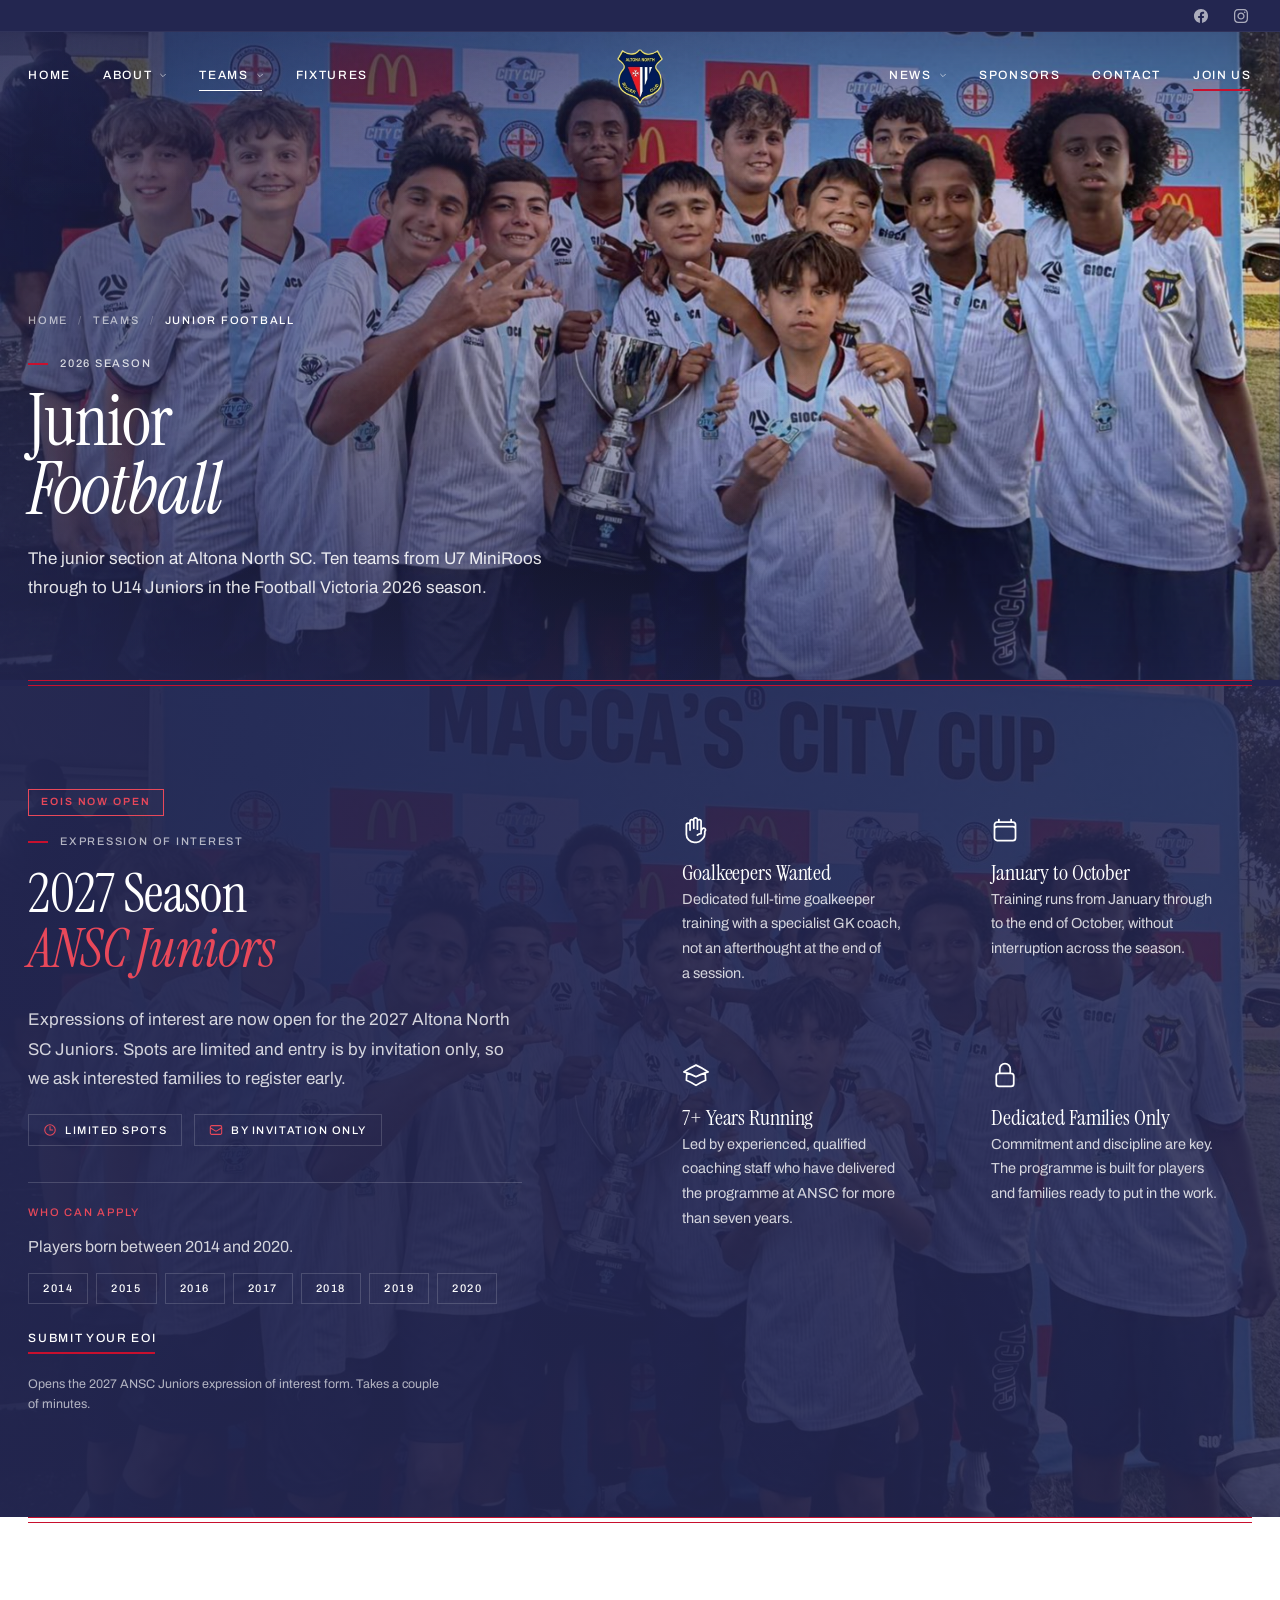
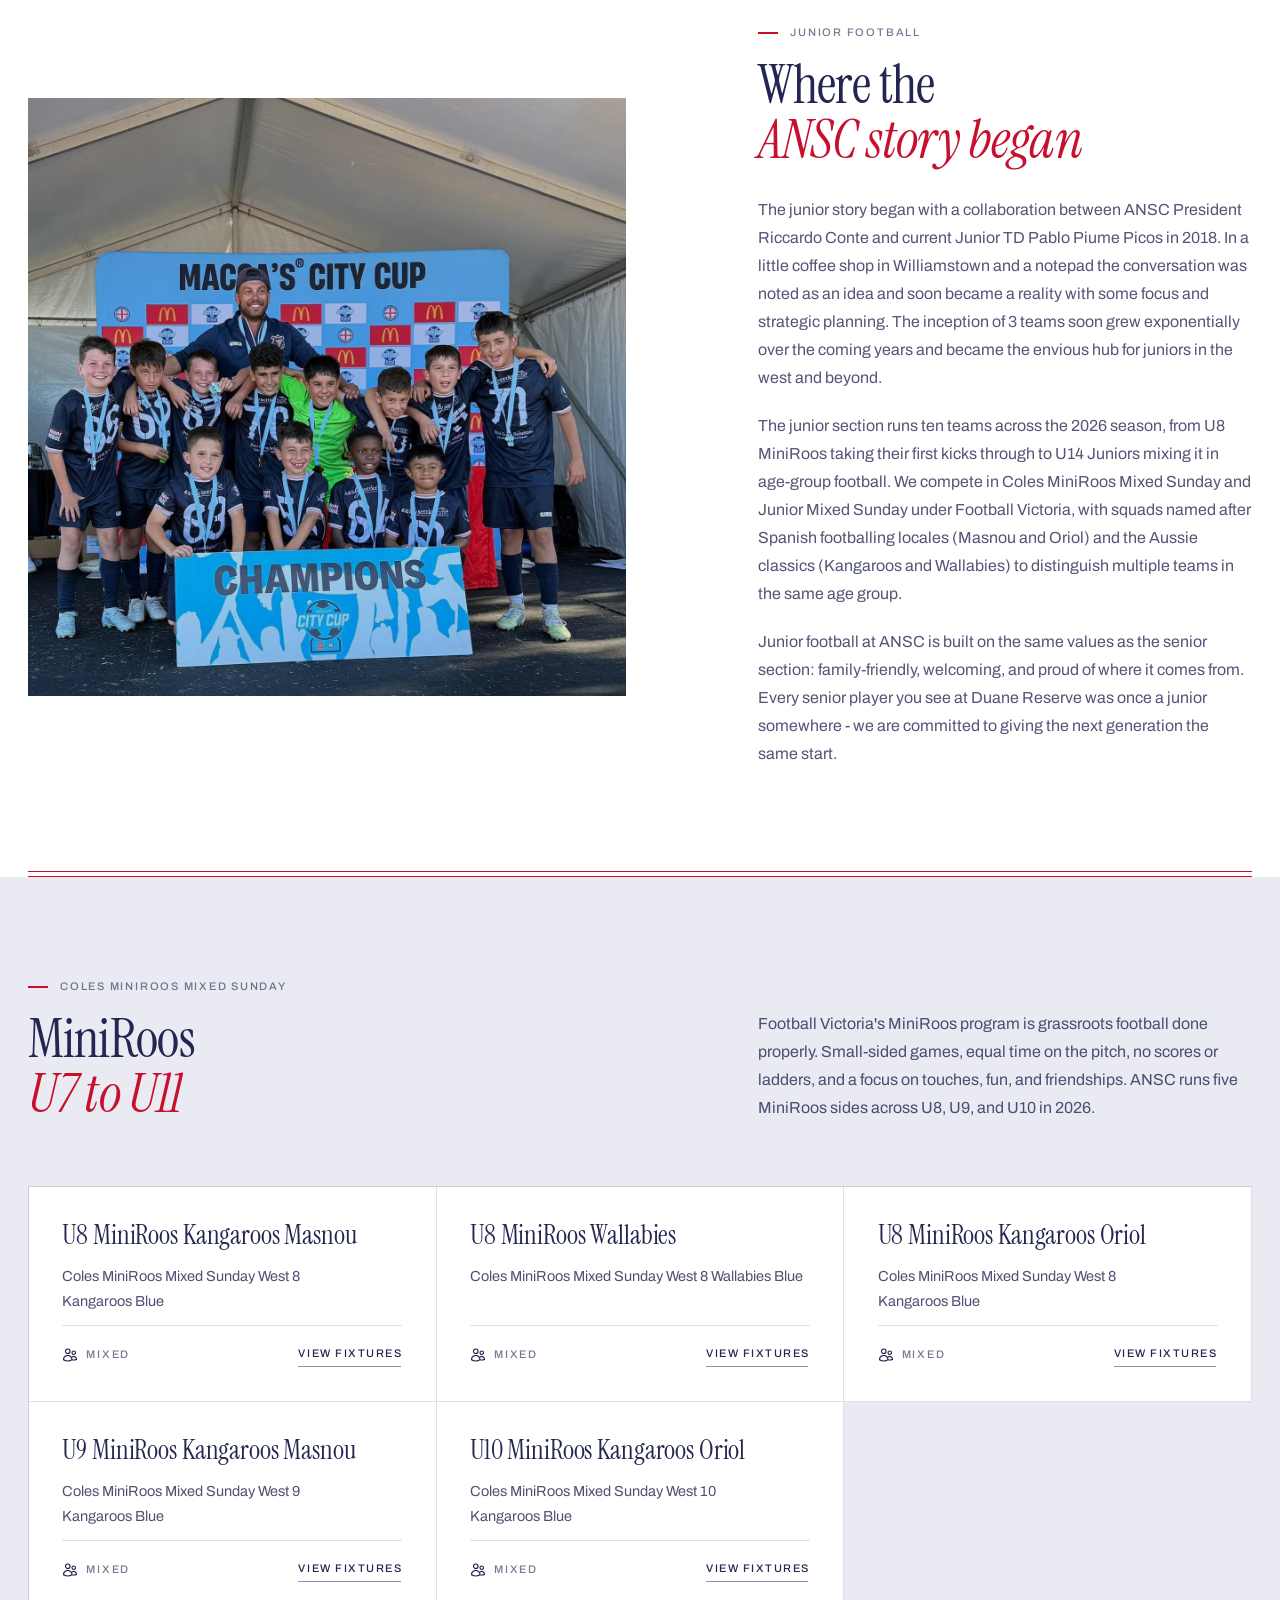
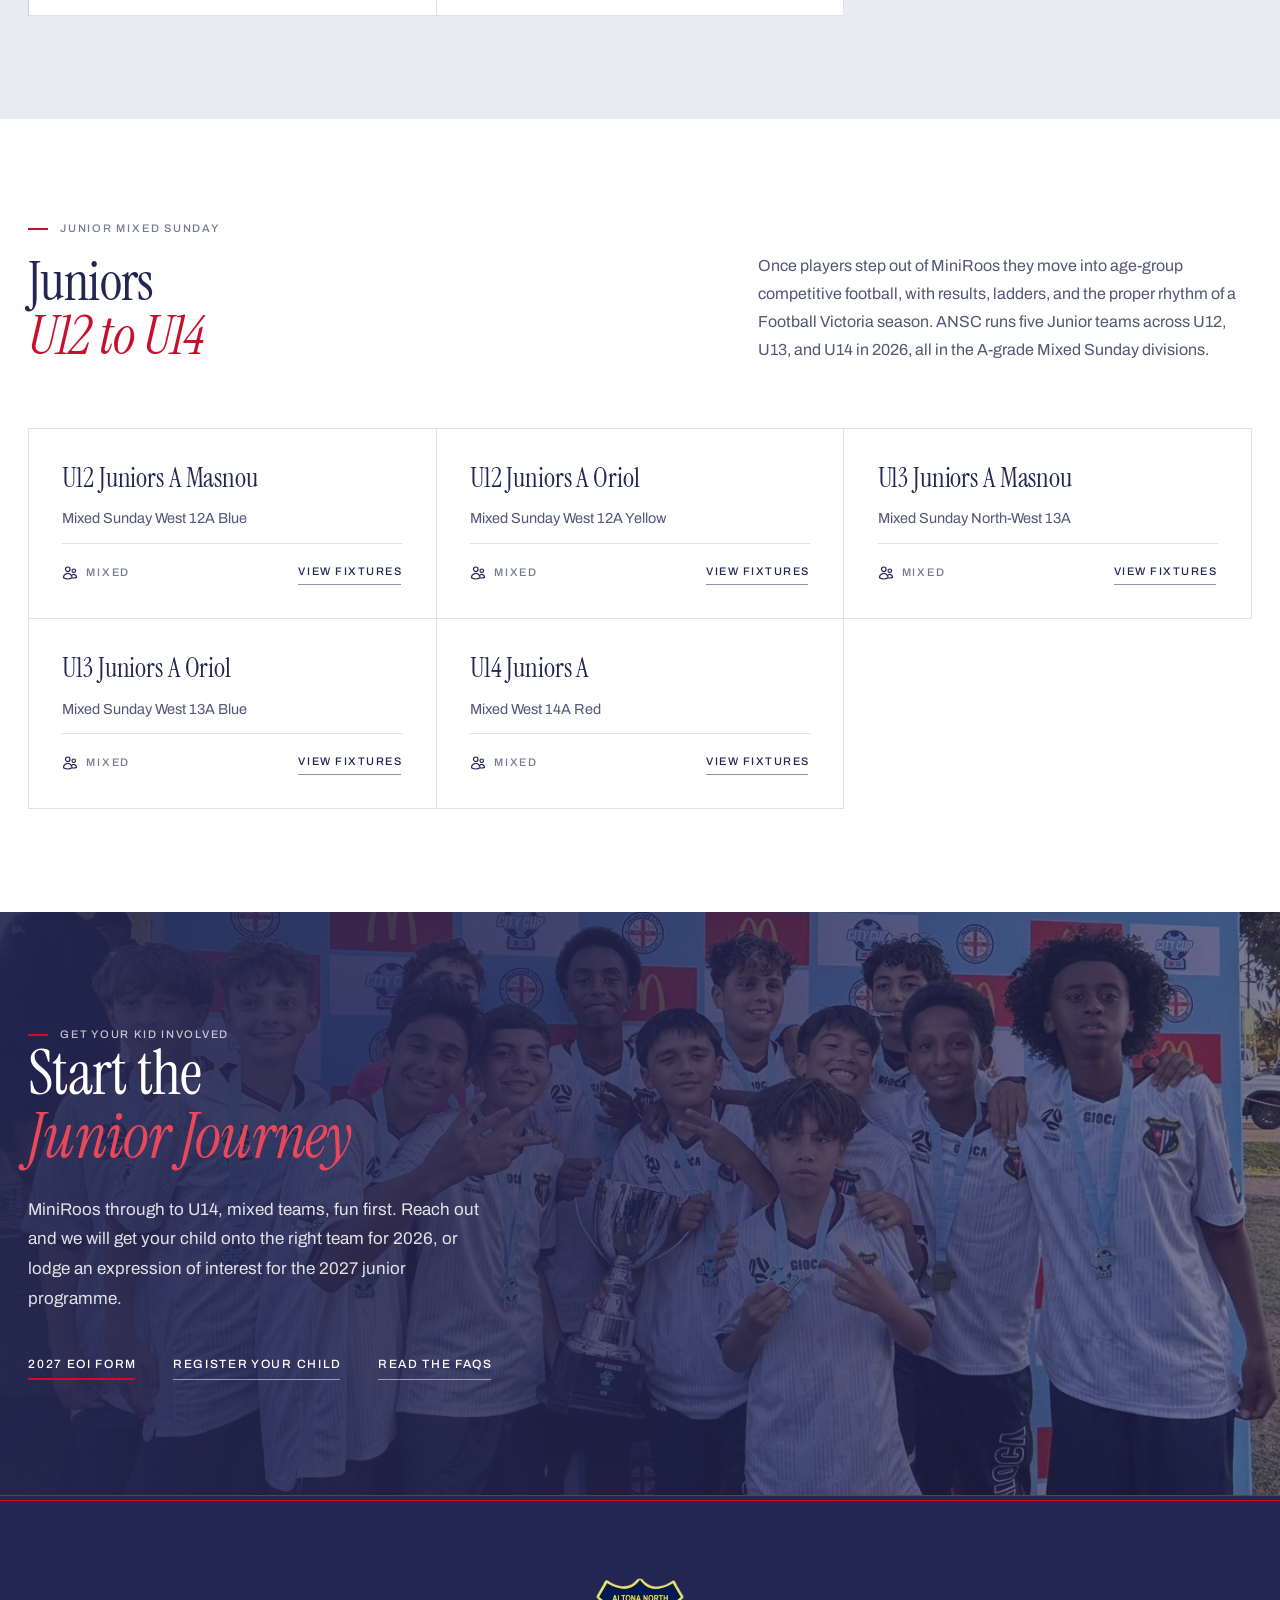
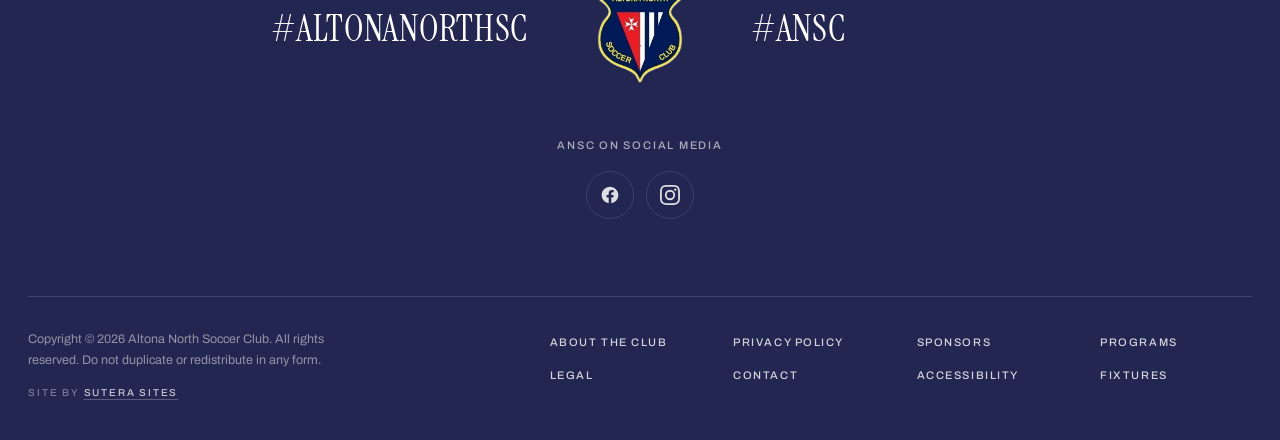
<file: junior-football.html>
<!DOCTYPE html>
<html lang="en">
<head>
  <!-- Google tag (gtag.js) - GA4 G-WQWRHHGJDF -->
  <script async src="https://www.googletagmanager.com/gtag/js?id=G-WQWRHHGJDF"></script>
  <script>
    window.dataLayer = window.dataLayer || [];
    function gtag(){dataLayer.push(arguments);}
    gtag('js', new Date());
    gtag('config', 'G-WQWRHHGJDF');
  </script>
    <meta charset="UTF-8">
    <meta name="viewport" content="width=device-width, initial-scale=1.0">
    <title>Junior Football - MiniRoos & Juniors | Altona North SC</title>
    <meta name="description" content="Junior football at Altona North SC. MiniRoos and Juniors, U7 to U14. Expressions of interest now open for the 2027 season, players born 2014 to 2020.">
    <link rel="canonical" href="https://www.altonanorthsc.com.au/junior-football">
    <meta property="og:title" content="Junior Football at Altona North SC">
    <meta property="og:description" content="2027 junior EOIs are open at Altona North SC. MiniRoos and Juniors, U7 to U14, for players born 2014 to 2020. Limited spots, by invitation only.">
    <meta property="og:type" content="website">
    <meta property="og:url" content="https://www.altonanorthsc.com.au/junior-football.html">
    <meta property="og:site_name" content="Altona North Soccer Club">
    <meta property="og:locale" content="en_AU">
    <meta property="og:image" content="https://www.altonanorthsc.com.au/Assets/Logo.png">
    <meta property="og:image:width" content="1200">
    <meta property="og:image:height" content="630">
    <meta property="og:image:alt" content="Altona North Soccer Club crest">
    <meta name="twitter:card" content="summary_large_image">
    <meta name="twitter:title" content="Junior Football at Altona North SC">
    <meta name="twitter:description" content="2027 junior EOIs are open at Altona North SC. MiniRoos and Juniors, U7 to U14, for players born 2014 to 2020. Limited spots, by invitation only.">
    <meta name="twitter:image" content="https://www.altonanorthsc.com.au/Assets/Logo.png">
    <meta name="geo.region" content="AU-VIC">
    <meta name="geo.placename" content="Brooklyn, Melbourne">
    <meta name="ICBM" content="-37.8232, 144.8489">
    <link rel="icon" type="image/png" href="Assets/Logo.png">
    <link rel="apple-touch-icon" href="Assets/Logo.png">
<link rel="stylesheet" href="styles.css" />
    <link rel="preconnect" href="https://fonts.googleapis.com">
    <link rel="preconnect" href="https://fonts.gstatic.com" crossorigin>
    <link href="https://fonts.googleapis.com/css2?family=Archivo:wght@400;500;600&family=Instrument+Serif:ital@0;1&display=swap" rel="stylesheet">
    <style>
        * { margin: 0; padding: 0; box-sizing: border-box; }
        html { -webkit-text-size-adjust: 100%; scroll-behavior: smooth; }
        body {
            font-family: var(--sans);
            -webkit-font-smoothing: antialiased;
            -moz-osx-font-smoothing: grayscale;
        }
        img { display: block; max-width: 100%; }
        .skip-link {
            position: absolute; left: var(--gutter); top: 8px; z-index: 100;
            padding: 10px 14px; background: var(--white); color: var(--navy-950);
            font: 500 12px/1 var(--sans); letter-spacing: 0.14em; text-transform: uppercase;
            transform: translateY(-200%);
        }
        .skip-link:focus { transform: translateY(0); }

        /* ---------- Site chrome (2026 redesign): utility bar, nav, mega panels, drawer, footer ---------- */
        :root {
            --navy-950: #232650;
            --navy-900: #2a2d61;
            --navy-800: #303368;
            --red: #c8102e;
            --red-600: #a00d25;
            --white: #ffffff;
            --ink-soft: rgba(255, 255, 255, 0.72);
            --hair: rgba(255, 255, 255, 0.14);

            --serif: "Instrument Serif", "Times New Roman", serif;
            --sans: "Archivo", "Helvetica Neue", Arial, sans-serif;

            --gutter: clamp(20px, 2.2vw, 40px);
            --bar-h: 32px;
            --nav-h: 88px;
            --ease: cubic-bezier(0.22, 1, 0.36, 1);
        }
        /* clip, not hidden: hidden turns body into a scroll box and stops the nav sticking */
        html, body { overflow-x: hidden; overflow-x: clip; }
        .utility, .nav, .drawer, .footer {
            color: var(--white);
            -webkit-font-smoothing: antialiased;
            -moz-osx-font-smoothing: grayscale;
        }
        .utility :focus-visible, .nav :focus-visible, .drawer :focus-visible, .footer :focus-visible {
            outline: 2px solid var(--white);
            outline-offset: 4px;
        }

        /* ---------- Shared underline link (nav, CTAs, panels) ---------- */
        .uline {
            position: relative;
            display: inline-flex;
            align-items: center;
            gap: 7px;
            padding: 8px 0 10px;
            font: 500 12px/1 var(--sans);
            letter-spacing: 0.14em;
            text-transform: uppercase;
            color: var(--white);
            background: none;
            border: 0;
            cursor: pointer;
            transition: transform 0.2s var(--ease);
        }
        .uline::before,
        .uline::after {
            content: "";
            position: absolute;
            left: 0;
            right: 0.14em; /* trailing letter-spacing should not stretch the rule */
            bottom: 0;
            height: 1px;
            background: var(--white);
        }
        .uline::before { opacity: 0; }
        .uline::after {
            transform: scaleX(0);
            transform-origin: right;
            transition: transform 0.5s var(--ease);
        }
        .uline:hover::after,
        .uline:focus-visible::after,
        .uline[aria-expanded="true"]::after,
        .uline.is-current::after {
            transform: scaleX(1);
            transform-origin: left;
        }
        .uline:active { transform: translateY(1px); }

        /* Standing rule under a CTA, white sweeps over it on hover */
        .uline--rule::before { opacity: 0.5; }
        /* Join actions carry the club red */
        .uline--join::before { opacity: 1; height: 2px; background: var(--red); }
        .uline--join::after { height: 2px; }

        .chev { width: 8px; height: 8px; opacity: 0.6; transition: transform 0.4s var(--ease); }
        .uline[aria-expanded="true"] .chev { transform: rotate(180deg); }

        /* ---------- Utility bar ---------- */
        .utility {
            display: none;
            height: var(--bar-h);
            background: var(--navy-950);
            border-bottom: 1px solid rgba(255, 255, 255, 0.06);
        }
        .utility__inner {
            height: 100%;
            padding: 0 var(--gutter);
            display: flex;
            align-items: center;
            justify-content: flex-end;
            gap: 18px;
        }
        .utility a {
            display: inline-flex;
            padding: 4px;
            opacity: 0.62;
            transition: opacity 0.25s var(--ease), transform 0.2s var(--ease);
        }
        .utility a:hover, .utility a:focus-visible { opacity: 1; }
        .utility a:active { transform: translateY(1px); }
        .utility svg { width: 14px; height: 14px; }

        /* ---------- Main nav ---------- */
        .nav {
            position: -webkit-sticky;
            position: sticky;
            top: 0;
            z-index: 50;
            transition: transform 0.45s var(--ease);
        }
        .nav.is-hidden { transform: translateY(-100%); }
        .nav::before {
            content: "";
            position: absolute;
            inset: 0;
            background: var(--navy-950);
            transition: opacity 0.35s var(--ease);
        }
        /* Homepage: floats over the hero, turns solid once the page moves or a panel opens */
        .nav--overlay { margin-bottom: calc(-1 * var(--nav-h)); }
        .nav--overlay::before { opacity: 0; }
        .nav--overlay.is-scrolled::before, .nav--overlay.is-open::before { opacity: 1; }
        .nav__inner {
            position: relative;
            display: grid;
            grid-template-columns: 1fr auto 1fr;
            align-items: center;
            height: var(--nav-h);
            padding: 0 var(--gutter);
        }
        .nav__group { display: none; align-items: center; gap: 32px; }
        .nav__group--right { justify-content: flex-end; }
        .nav__crest {
            grid-column: 2;
            display: block;
            transition: transform 0.5s var(--ease);
        }
        .nav__crest img { height: 60px; width: auto; }
        .nav__crest:hover { transform: scale(1.04); }
        .nav__crest:active { transform: scale(0.98); }

        /* Mobile header controls */
        .nav__menu {
            grid-column: 1;
            justify-self: start;
            display: inline-flex;
            flex-direction: column;
            justify-content: center;
            gap: 6px;
            width: 44px; height: 44px;
            margin-left: -10px;
            padding: 0 10px;
            background: none; border: 0; cursor: pointer;
        }
        .nav__menu span {
            display: block; height: 1.5px; width: 22px; background: var(--white);
            transition: transform 0.4s var(--ease);
        }
        .nav__menu span:last-child { width: 15px; }
        .nav__menu:hover span:last-child { transform: scaleX(1.4667); transform-origin: left; }
        .nav__menu:active { transform: translateY(1px); }
        .nav__join-m { grid-column: 3; justify-self: end; }

        /* ---------- Mega panels ---------- */
        .panel {
            position: absolute;
            top: 100%; left: 0; right: 0;
            background: var(--navy-950);
            border-top: 1px solid var(--hair);
            opacity: 0;
            transform: translateY(-8px);
            pointer-events: none;
            transition: opacity 0.3s var(--ease), transform 0.45s var(--ease);
        }
        .panel.is-open { opacity: 1; transform: translateY(0); pointer-events: auto; }
        .panel__inner {
            display: grid;
            grid-template-columns: repeat(4, minmax(0, 1fr));
            gap: 40px;
            padding: 40px var(--gutter) 52px;
        }
        .panel__title {
            display: inline-block;
            margin-bottom: 14px;
            font: 400 28px/1.1 var(--serif);
            transition: transform 0.4s var(--ease);
        }
        .panel__title:hover { transform: translateX(4px); }
        .panel__links a {
            display: inline-block;
            padding: 5px 0;
            font: 400 14px/1.5 var(--sans);
            opacity: 0.72;
            transition: opacity 0.25s var(--ease), transform 0.4s var(--ease);
        }
        .panel__links a:hover, .panel__links a:focus-visible { opacity: 1; transform: translateX(4px); }
        .panel__links a:active { transform: translateX(4px) translateY(1px); }
        .panel__feature {
            grid-column: 4;
            padding-left: 32px;
            border-left: 1px solid var(--hair);
        }
        .panel__feature-title { margin: 0 0 12px; font: italic 400 30px/1.05 var(--serif); }
        .panel__feature-text { margin: 0 0 18px; font: 400 14px/1.7 var(--sans); color: var(--ink-soft); }

        /* ---------- Footer ---------- */
        .footer {
            --crest-h: clamp(104px, 9vw, 136px);
            position: relative;
            padding: clamp(56px, 6vw, 88px) var(--gutter) 40px;
            background: var(--navy-950);
            color: var(--white);
        }
        /* Club stripes, the same fine double rule as above About */
        .footer::before {
            content: "";
            position: absolute;
            top: 0; left: 0; right: 0;
            height: 6px;
            border-top: 1px solid var(--red);
            border-bottom: 1px solid var(--red);
        }
        .footer__crest { height: var(--crest-h); width: auto; order: -1; margin-bottom: 20px; }
        .footer__inner { max-width: 1600px; margin: 0 auto; }
        .footer__tags {
            display: flex;
            flex-direction: column;
            align-items: center;
            gap: 4px;
            margin: 0;
            text-align: center;
        }
        .footer__tag { font: 400 clamp(1.75rem, 1.3rem + 1.2vw, 2.5rem)/1.1 var(--serif); letter-spacing: 0.02em; }
        .footer__social { margin-top: clamp(36px, 4vw, 52px); text-align: center; }
        .footer__label {
            margin: 0 0 18px;
            font: 500 11px/1.4 var(--sans);
            letter-spacing: 0.16em;
            text-transform: uppercase;
            color: rgba(255, 255, 255, 0.62);
        }
        .footer__icons { display: flex; justify-content: center; gap: 12px; }
        .footer__icons a {
            display: inline-flex; align-items: center; justify-content: center;
            width: 48px; height: 48px;
            border: 1px solid var(--hair);
            border-radius: 50%;
            transition: transform 0.4s var(--ease), opacity 0.25s var(--ease);
            opacity: 0.85;
        }
        .footer__icons a:hover, .footer__icons a:focus-visible { opacity: 1; transform: translateY(-3px); }
        .footer__icons a:active { transform: translateY(0) scale(0.95); }
        .footer__icons svg { width: 20px; height: 20px; }
        .footer__lower {
            display: grid;
            gap: 32px;
            margin-top: clamp(48px, 6vw, 80px);
            padding-top: 32px;
            border-top: 1px solid var(--hair);
        }
        .footer__copy { max-width: 44ch; margin: 0; font: 400 12.5px/1.7 var(--sans); color: rgba(255, 255, 255, 0.5); }
        .footer__credit {
            margin: 14px 0 0;
            font: 500 10px/1.4 var(--sans);
            letter-spacing: 0.18em;
            text-transform: uppercase;
            color: rgba(255, 255, 255, 0.4);
        }
        .footer__credit a {
            color: rgba(255, 255, 255, 0.75);
            text-decoration: underline;
            text-decoration-color: rgba(255, 255, 255, 0.25);
            text-underline-offset: 3px;
        }
        .footer__credit a:hover { text-decoration-color: var(--red); }
        .footer__nav { display: grid; grid-template-columns: repeat(2, minmax(0, 1fr)); gap: 4px 32px; align-content: start; }
        .footer__nav .uline { justify-self: start; font-size: 11px; opacity: 0.8; transition: opacity 0.25s var(--ease), transform 0.2s var(--ease); }
        .footer__nav .uline:hover, .footer__nav .uline:focus-visible { opacity: 1; }

        @media (min-width: 640px) {
            .footer__tags { flex-direction: row; justify-content: center; gap: 0; }
            .footer__tag { flex: 1; }
            .footer__tag:first-child { text-align: right; padding-right: clamp(32px, 5vw, 80px); }
            .footer__tag:last-child { text-align: left; padding-left: clamp(32px, 5vw, 80px); }
            .footer__crest { order: 0; margin-bottom: 0; }
            .footer__nav { grid-template-columns: repeat(4, minmax(0, 1fr)); }
        }
        @media (min-width: 900px) {
            .footer__lower { grid-template-columns: repeat(12, minmax(0, 1fr)); gap: 0 var(--gutter); }
            .footer__legal { grid-column: 1 / 5; }
            .footer__nav { grid-column: 6 / 13; }
        }

        /* ---------- Mobile drawer ---------- */
        .drawer {
            position: fixed;
            inset: 0;
            z-index: 80;
            display: flex;
            flex-direction: column;
            padding: 0 var(--gutter) 32px;
            background: var(--navy-950);
            overflow-y: auto;
            transform: translateX(-100%);
            transition: transform 0.55s var(--ease);
        }
        .drawer.is-open { transform: translateX(0); }
        .drawer__top {
            display: grid;
            grid-template-columns: 1fr auto 1fr;
            align-items: center;
            height: 76px;
            flex-shrink: 0;
        }
        .drawer__top img { grid-column: 2; height: 48px; width: auto; }
        .drawer__close {
            grid-column: 1; grid-row: 1;
            justify-self: start;
            width: 44px; height: 44px;
            margin-left: -10px;
            display: inline-flex; align-items: center; justify-content: center;
            background: none; border: 0; cursor: pointer;
            transition: transform 0.4s var(--ease);
        }
        .drawer__close:hover { transform: rotate(90deg); }
        .drawer__close:active { transform: rotate(90deg) scale(0.92); }
        .drawer__close svg { width: 20px; height: 20px; }
        .drawer__list { margin-top: 20px; border-top: 1px solid var(--hair); }
        .drawer__list > li { border-bottom: 1px solid var(--hair); }
        .drawer__row { display: flex; align-items: center; justify-content: space-between; }
        .drawer__link {
            display: block;
            padding: 14px 0;
            font: 400 34px/1.1 var(--serif);
            background: none; border: 0; cursor: pointer; text-align: left;
            transition: transform 0.4s var(--ease), opacity 0.25s var(--ease);
        }
        .drawer__link:hover { transform: translateX(4px); }
        .drawer__link:active { opacity: 0.7; }
        .drawer__link.is-current { font-style: italic; }
        .drawer__toggle {
            width: 44px; height: 44px;
            margin-right: -10px;
            display: inline-flex; align-items: center; justify-content: center;
            background: none; border: 0; cursor: pointer;
        }
        .drawer__toggle svg { width: 14px; height: 14px; transition: transform 0.4s var(--ease); }
        .drawer__toggle[aria-expanded="true"] svg { transform: rotate(45deg); }
        .drawer__row--button { width: 100%; padding: 0; background: none; border: 0; cursor: pointer; }
        .drawer__row--button[aria-expanded="true"] svg { transform: rotate(45deg); }
        .drawer__sub { padding: 0 0 18px; }
        .drawer__sub a {
            display: block;
            padding: 6px 0;
            font: 400 15px/1.5 var(--sans);
            opacity: 0.72;
            transition: opacity 0.25s var(--ease);
        }
        .drawer__sub a:hover, .drawer__sub a:focus-visible { opacity: 1; }
        .drawer__sub .drawer__subhead {
            margin-top: 10px;
            font: 500 11px/1.5 var(--sans);
            letter-spacing: 0.16em;
            text-transform: uppercase;
            opacity: 0.5;
        }
        .drawer__sub .drawer__subhead:first-child { margin-top: 0; }
        .drawer__join { align-self: flex-start; margin-top: 32px; }
        body.menu-open { overflow: hidden; }

        @media (min-width: 1024px) {
            .utility { display: block; }
            .nav__group { display: flex; }
            .nav__group--left { grid-column: 1; }
            .nav__group--right { grid-column: 3; }
            .nav__menu, .nav__join-m { display: none; }
            .drawer { display: none; }
        }
        @media (max-width: 1023px) {
            :root { --nav-h: 72px; }
            .nav__crest img { height: 46px; }
            .panel { display: none; }
        }
        @media (prefers-reduced-motion: reduce) {
            .nav, .nav::before, .nav *, .nav *::before, .nav *::after,
            .drawer, .drawer *, .footer *, .footer *::before, .footer *::after, .utility * {
                transition-duration: 0.01ms !important;
            }
        }

        /* ---------- Inner pages (2026 redesign): the homepage's system applied to page bodies ---------- */
        .font-heading, .font-body { font-family: var(--sans); }

        /* Each ground sets its own ink, so components read correctly on white, mist or navy */
        .band--white, .stripe-band--white {
            --ground: #ffffff;
            --ink: var(--navy-950);
            --muted: rgba(35, 38, 80, 0.62);
            --body: rgba(35, 38, 80, 0.78);
            --line: rgba(35, 38, 80, 0.14);
            --accent: var(--red);
            --cell: transparent;
            --cell-hover: #f4f4f9;
        }
        .band--mist, .stripe-band--mist {
            --ground: #eaeaf2; /* navy-50 from the site's own palette */
            --ink: var(--navy-950);
            --muted: rgba(35, 38, 80, 0.62);
            --body: rgba(35, 38, 80, 0.8);
            --line: rgba(35, 38, 80, 0.14);
            --accent: var(--red);
            --cell: #ffffff;
            --cell-hover: #f7f7fb;
        }
        .band--navy, .band--photo, .stripe-band--navy, .join {
            --ground: var(--navy-950);
            --ink: #ffffff;
            --muted: rgba(255, 255, 255, 0.66);
            --body: rgba(255, 255, 255, 0.8);
            --line: rgba(255, 255, 255, 0.16);
            --accent: #e8485a; /* lighter red from the site's palette, holds contrast on navy */
            --cell: transparent;
            --cell-hover: rgba(255, 255, 255, 0.04);
        }

        .band {
            position: relative;
            padding: clamp(64px, 8vw, 128px) var(--gutter);
            background: var(--ground);
            color: var(--ink);
        }
        .band :focus-visible, .join :focus-visible { outline: 2px solid var(--ink); outline-offset: 4px; }
        .wrap { position: relative; max-width: 1600px; margin: 0 auto; }
        .wrap--narrow { max-width: 1120px; }

        /* Photo grounds: the picture carries the band, navy keeps the type legible */
        .band--photo { overflow: hidden; }
        .band__bg { position: absolute; inset: 0; margin: 0; }
        .band__bg img { width: 100%; height: 100%; object-fit: cover; }
        .band__bg::after {
            content: "";
            position: absolute; inset: 0;
            background: linear-gradient(90deg, rgba(35, 38, 80, 0.96) 0%, rgba(35, 38, 80, 0.92) 50%, rgba(35, 38, 80, 0.86) 100%);
        }

        /* Club stripes between bands, drawn as the homepage's fine double rule */
        .stripe-band { padding: 0 var(--gutter); background: var(--ground); }
        .stripe-band::before {
            content: "";
            display: block;
            max-width: 1600px;
            height: 6px;
            margin: 0 auto;
            border-top: 1px solid var(--red);
            border-bottom: 1px solid var(--red);
        }

        /* ---------- Page hero ---------- */
        .phero {
            position: relative;
            display: flex;
            align-items: flex-end;
            min-height: clamp(500px, 72vh, 780px);
            min-height: clamp(500px, 72svh, 780px);
            padding: calc(var(--nav-h) + 48px) var(--gutter) clamp(44px, 6vw, 88px);
            overflow: hidden;
            background: var(--navy-950);
            color: var(--white);
        }
        .phero__img {
            position: absolute;
            inset: 0;
            width: 100%;
            height: 100%;
            object-fit: cover;
            animation: settle 2.4s cubic-bezier(0.16, 0.8, 0.3, 1) both;
        }
        @keyframes settle { from { transform: scale(1.05); } }
        .phero__tint {
            position: absolute; inset: 0; pointer-events: none;
            background: var(--navy-950);
            mix-blend-mode: multiply;
            opacity: 0.16;
        }
        .phero__shade {
            position: absolute; inset: 0; pointer-events: none;
            background:
                linear-gradient(180deg, rgba(35, 38, 80, 0.55) 0%, rgba(35, 38, 80, 0) 26%),
                linear-gradient(90deg, rgba(35, 38, 80, 0.7) 0%, rgba(35, 38, 80, 0.32) 38%, rgba(35, 38, 80, 0) 66%),
                linear-gradient(0deg, rgba(35, 38, 80, 0.72) 0%, rgba(35, 38, 80, 0) 48%);
        }
        .phero__content { position: relative; z-index: 2; width: 100%; max-width: 1600px; margin: 0 auto; }
        .phero__inner { max-width: 760px; }
        .crumbs ol {
            display: flex;
            flex-wrap: wrap;
            align-items: center;
            gap: 4px 10px;
            margin: 0;
            padding: 0;
            list-style: none;
            font: 500 11px/1.4 var(--sans);
            letter-spacing: 0.16em;
            text-transform: uppercase;
            color: rgba(255, 255, 255, 0.62);
        }
        .crumbs a { transition: color 0.25s var(--ease); }
        .crumbs a:hover, .crumbs a:focus-visible { color: var(--white); }
        .crumbs [aria-current="page"] { color: var(--white); }
        .crumbs .crumbs__sep { opacity: 0.45; }
        .phero .eyebrow { margin-top: 28px; color: rgba(255, 255, 255, 0.8); }
        .phero__title {
            margin: 16px 0 0;
            font: 400 clamp(3rem, 1.7rem + 3.4vw, 5.25rem)/0.96 var(--serif);
            letter-spacing: -0.015em;
            text-wrap: balance;
        }
        .phero__title em { font-style: italic; }
        .phero__lead {
            max-width: 56ch;
            margin: 22px 0 0;
            font: 400 16px/1.7 var(--sans);
            color: rgba(255, 255, 255, 0.88);
            text-wrap: pretty;
        }
        @media (min-width: 900px) { .phero__lead { font-size: 17px; } }
        @media (max-width: 899px) {
            /* Text spans the full width here, so it needs ground from below, not from the left */
            .phero__shade {
                background:
                    linear-gradient(180deg, rgba(35, 38, 80, 0.55) 0%, rgba(35, 38, 80, 0) 22%),
                    linear-gradient(0deg, rgba(35, 38, 80, 0.94) 0%, rgba(35, 38, 80, 0.74) 45%, rgba(35, 38, 80, 0) 88%);
            }
        }

        /* Print hero: a small or archival photo framed beside the title, the homepage History treatment */
        .phero--print { align-items: center; }
        .phero--print .phero__content { display: grid; grid-template-columns: minmax(0, 1fr); gap: 40px; align-items: center; }
        .phero__print {
            justify-self: start;
            width: fit-content;
            max-width: 100%;
            margin: 0;
            padding: clamp(8px, 1vw, 14px);
            background: var(--white);
            box-shadow: 0 1px 2px rgba(0, 0, 0, 0.2), 0 30px 60px -28px rgba(0, 0, 0, 0.65);
        }
        .phero__print img { width: auto; max-width: 100%; height: auto; max-height: min(320px, 46vh); }
        @media (min-width: 900px) {
            .phero--print .phero__content { grid-template-columns: repeat(12, minmax(0, 1fr)); gap: 0 var(--gutter); }
            .phero--print .phero__inner { grid-column: 1 / 7; grid-row: 1; }
            .phero__print { grid-column: 8 / 13; grid-row: 1; justify-self: end; }
            .phero__print img { max-height: min(540px, 64vh); }
        }
        @media (max-width: 899px) { .phero__print { order: -1; } }

        .rise { animation: rise 1s var(--ease) both; }
        .rise-1 { animation-delay: 0.12s; }
        .rise-2 { animation-delay: 0.24s; }
        .rise-3 { animation-delay: 0.36s; }
        @keyframes rise { from { opacity: 0; transform: translateY(14px); } }

        /* ---------- Type ---------- */
        .eyebrow {
            display: flex;
            align-items: center;
            gap: 12px;
            margin: 0;
            font: 500 11px/1.4 var(--sans);
            letter-spacing: 0.16em;
            text-transform: uppercase;
            color: var(--muted);
        }
        .eyebrow::before { content: ""; width: 20px; height: 2px; background: var(--red); flex-shrink: 0; }
        .title {
            margin: 0;
            font: 400 clamp(2.5rem, 1.6rem + 2.2vw, 4rem)/1.02 var(--serif);
            letter-spacing: -0.012em;
            text-wrap: balance;
        }
        .title em, .num em { font-style: italic; color: var(--accent); }
        .subtitle {
            margin: 0;
            font: 400 clamp(1.625rem, 1.35rem + 0.7vw, 2.125rem)/1.1 var(--serif);
            letter-spacing: -0.005em;
        }
        .subtitle--lg { font-size: clamp(2rem, 1.5rem + 1.3vw, 2.875rem); line-height: 1.05; }
        .subtitle--sm { font-size: clamp(1.5rem, 1.3rem + 0.5vw, 1.875rem); }
        .subtitle--xs { font-size: 1.375rem; line-height: 1.2; }
        .name { font: 400 clamp(1.375rem, 1.2rem + 0.4vw, 1.625rem)/1.15 var(--serif); color: var(--ink); }
        .name--sm { font-size: 1.25rem; }
        .name--lg { font-size: clamp(1.75rem, 1.4rem + 1vw, 2.5rem); }
        .num { font: 400 clamp(3rem, 2.2rem + 2.2vw, 4.5rem)/1 var(--serif); letter-spacing: -0.02em; color: var(--ink); }
        .num--sm { font-size: clamp(2.25rem, 1.8rem + 1.2vw, 3rem); }
        .label {
            margin: 0;
            font: 500 11px/1.45 var(--sans);
            letter-spacing: 0.16em;
            text-transform: uppercase;
            color: var(--muted);
        }
        .label--red { color: var(--accent); }
        .label__note { color: var(--accent); text-transform: none; letter-spacing: 0.02em; }
        .text {
            max-width: 60ch;
            margin: 0;
            font: 400 16px/1.75 var(--sans);
            color: var(--body);
            text-wrap: pretty;
        }
        .text--lead { font-size: 17px; }
        .text--sm { font-size: 14.5px; line-height: 1.7; }
        .text--xs { font-size: 12.5px; line-height: 1.6; color: var(--muted); }
        .text strong { font-weight: 600; color: var(--ink); }
        .text a, .faq__a a {
            color: var(--ink);
            text-decoration: underline;
            text-decoration-color: var(--accent);
            text-decoration-thickness: 1px;
            text-underline-offset: 4px;
        }
        .text a:hover, .faq__a a:hover { text-decoration-thickness: 2px; }

        /* Vertical rhythm inside text columns, heads and the closing band */
        .stack > * + * { margin-top: 20px; }
        .stack > .eyebrow + .title, .stack > .badge + .eyebrow { margin-top: 18px; }
        .stack > .badge + .title { margin-top: 22px; }
        .stack > .title + *, .stack > .join__title + * { margin-top: 28px; }
        .stack > .ctas, .stack > .ticks, .stack > .cells, .stack > .rows, .stack > .note { margin-top: 36px; }

        /* Underline links read in the ground's ink; join actions keep the club red */
        .band .uline, .notice .uline, .formcard .uline { color: var(--ink); }
        .band .uline::before, .band .uline::after,
        .notice .uline::before, .notice .uline::after,
        .formcard .uline::before, .formcard .uline::after { background: currentColor; }
        .band .uline--join::before, .notice .uline--join::before, .join .uline--join::before { background: var(--red); }
        .uline--sm { padding: 6px 0 8px; font-size: 11px; }
        .ctas { display: flex; flex-wrap: wrap; align-items: center; gap: 14px 36px; }
        .ctas--col { flex-direction: column; align-items: flex-start; }

        /* ---------- Section heads: title left, words right, like the homepage sponsors head ---------- */
        .head { display: grid; gap: 24px 40px; margin-bottom: clamp(40px, 5vw, 72px); }
        .head:last-child { margin-bottom: 0; }
        .head__main > .title { margin-top: 18px; }
        .head__aside > * + * { margin-top: 18px; }
        .head__aside > .ctas { margin-top: 30px; }
        .head--center { justify-items: center; text-align: center; }
        .head--center .eyebrow { justify-content: center; }
        .head--center .text { margin-left: auto; margin-right: auto; }
        @media (min-width: 900px) {
            .head--split { grid-template-columns: repeat(12, minmax(0, 1fr)); align-items: end; gap: 0 var(--gutter); }
            .head--split > .head__main { grid-column: 1 / 7; }
            .head--split > .head__aside { grid-column: 8 / 13; }
        }

        /* ---------- Split: picture one side, words the other ---------- */
        .split { display: grid; grid-template-columns: minmax(0, 1fr); gap: 40px; align-items: center; }
        @media (min-width: 900px) {
            .split { grid-template-columns: repeat(12, minmax(0, 1fr)); gap: 0 var(--gutter); }
            .split > * { grid-row: 1; }
            .split--body-last > .split__aside { grid-column: 1 / 7; }
            .split--body-last > .split__body { grid-column: 8 / 13; }
            .split--body-first > .split__body { grid-column: 1 / 6; }
            .split--body-first > .split__aside { grid-column: 7 / 13; }
            .split--top { align-items: start; }
        }

        .media { position: relative; overflow: hidden; background: var(--navy-950); }
        .media img { width: 100%; height: 100%; object-fit: cover; transition: transform 1.4s var(--ease); }
        .media::after {
            content: "";
            position: absolute; inset: 0; pointer-events: none;
            background: var(--navy-950);
            mix-blend-mode: multiply;
            opacity: 0.12;
        }
        .media:hover img { transform: scale(1.04); }
        .media--tall { aspect-ratio: 4 / 3; }
        .media--wide { aspect-ratio: 16 / 10; }
        .media--portrait { aspect-ratio: 4 / 5; }
        .media--natural img { height: auto; }
        @media (min-width: 900px) { .media--tall { aspect-ratio: 1 / 1; } }

        /* ---------- Hairline grids (the homepage's fixtures and sponsors language) ---------- */
        .cells { gap: 0 !important; border-top: 1px solid var(--line); border-left: 1px solid var(--line); }
        .cells > * { border-right: 1px solid var(--line); border-bottom: 1px solid var(--line); background: var(--cell); }
        .cell {
            position: relative;
            display: flex;
            flex-direction: column;
            gap: 12px;
            min-width: 0;
            padding: clamp(24px, 2.6vw, 40px);
            transition: background-color 0.35s var(--ease);
        }
        .cells--tight > .cell { padding: 20px 22px; }
        .cells--roomy > .cell { padding: clamp(28px, 3.4vw, 52px); }
        .cell--row { flex-direction: row; align-items: center; gap: 16px; }
        .cell--between { justify-content: space-between; }
        .cell--link { cursor: pointer; }
        .cell--link:hover, .cell--link:focus-visible { background: var(--cell-hover); }
        .cell--link:active { transform: translateY(1px); }
        .cell--link:hover .uline::after, .cell--link:focus-visible .uline::after { transform: scaleX(1); transform-origin: left; }
        .cell > .text { margin-top: 2px; }
        .cell > .uline { align-self: flex-start; justify-self: start; margin-top: 8px; }
        .cell > svg:first-child, .cell__top > svg { width: 28px; height: 28px; color: var(--accent); }
        .cell__top { display: flex; align-items: center; justify-content: space-between; gap: 12px; margin-bottom: 12px; }
        .cell__foot {
            display: flex;
            gap: 12px;
            margin-top: auto;
            padding-top: 16px;
            border-top: 1px solid var(--line);
        }
        .cell__foot > svg { width: 16px; height: 16px; color: var(--muted); }
        .cell__arrow { flex: none; width: 18px; height: 18px; color: var(--muted); transition: transform 0.4s var(--ease), color 0.25s var(--ease); }
        .cell--link:hover .cell__arrow { transform: translateX(4px); color: var(--accent); }
        .cell__logo { height: 150px; margin-bottom: 8px; }
        @media (max-width: 639px) {
            .cells--tight > .cell { padding: 16px 14px; }
            .cells--tight > .cell--row { gap: 12px; }
            .cells--tight .jersey { width: 38px; height: 38px; font-size: 18px; }
            .cells--tight .name--sm { font-size: 1.125rem; overflow-wrap: anywhere; }
        }
        .cell__logo img { max-height: 140px; mix-blend-mode: multiply; }
        @media (min-width: 640px) {
            /* A lone sponsor at the end spans the row, logo beside the words */
            .cells--feature-last > .cell:last-child:nth-child(odd) {
                grid-column: 1 / -1;
                display: grid;
                grid-template-columns: minmax(0, 1fr) minmax(0, 1.4fr);
                grid-template-rows: auto auto auto 1fr;
                column-gap: clamp(24px, 4vw, 64px);
                max-width: none;
                margin: 0;
            }
            .cells--feature-last > .cell:last-child:nth-child(odd) > .cell__logo { grid-row: 1 / -1; height: 100%; margin: 0; }
            .cells--feature-last > .cell:last-child:nth-child(odd) > :not(.cell__logo) { grid-column: 2; }
        }

        /* Hairline lists */
        .rows { border-top: 1px solid var(--line); }
        .row { display: flex; flex-direction: column; gap: 4px; padding: 20px 0; border-bottom: 1px solid var(--line); }
        .row--icon { flex-direction: row; align-items: flex-start; gap: 20px; }
        .row--icon > div:last-child > * + * { margin-top: 6px; }
        .ticks { max-width: 60ch; margin: 0; padding: 0; list-style: none; border-top: 1px solid var(--line); }
        .ticks > li {
            display: flex;
            align-items: baseline;
            gap: 14px;
            padding: 13px 0;
            border-bottom: 1px solid var(--line);
            font: 400 15px/1.55 var(--sans);
            color: var(--ink);
        }
        .ticks > li::before { content: ""; flex: none; width: 14px; height: 2px; background: var(--red); transform: translateY(-4px); }

        .icon, .jersey {
            flex: none;
            display: grid;
            place-items: center;
            width: 48px;
            height: 48px;
            border: 1px solid var(--line);
            border-radius: 50%;
            color: var(--accent);
        }
        .icon svg { width: 20px; height: 20px; }
        .jersey { font: 400 22px/1 var(--serif); color: var(--ink); }
        .jersey--captain { background: var(--red); border-color: var(--red); color: #ffffff; }
        .tag {
            display: inline-block;
            padding: 3px 7px;
            border: 1px solid var(--line);
            font: 600 9.5px/1.2 var(--sans);
            letter-spacing: 0.14em;
            text-transform: uppercase;
            color: var(--muted);
        }
        .tag--red { border-color: rgba(200, 16, 46, 0.45); color: var(--accent); }
        .chip {
            display: inline-flex;
            align-items: center;
            gap: 8px;
            padding: 8px 14px;
            border: 1px solid var(--line);
            font: 500 11px/1.2 var(--sans);
            letter-spacing: 0.14em;
            text-transform: uppercase;
            color: var(--ink);
        }
        .chip svg { width: 14px; height: 14px; color: var(--accent); }
        .badge {
            display: inline-flex;
            align-items: center;
            padding: 7px 12px;
            border: 1px solid currentColor;
            font: 600 10.5px/1 var(--sans);
            letter-spacing: 0.18em;
            text-transform: uppercase;
            color: var(--accent);
        }
        .note { padding-top: 22px; border-top: 1px solid var(--line); }
        .note > * + * { margin-top: 12px; }
        .notice {
            max-width: 880px;
            margin: 0 auto;
            padding: clamp(36px, 5vw, 72px) clamp(24px, 5vw, 72px);
            border: 1px solid var(--line);
            background: var(--cell);
            text-align: center;
        }
        .band--white .notice { background: #f4f4f9; border-color: transparent; }
        .notice > * + * { margin-top: 16px; }
        .notice > .badge + * { margin-top: 24px; }
        .notice > .uline { margin-top: 28px; }
        .notice .text { margin-left: auto; margin-right: auto; }
        .feature { border: 1px solid var(--line); overflow: hidden; }
        .vrule { width: 1px; height: 40px; background: var(--line); }
        .hashtag { font: 400 clamp(2.25rem, 1.6rem + 2vw, 3.5rem)/1.1 var(--serif); letter-spacing: 0.01em; }
        .hashtag--accent { font-style: italic; color: var(--accent); }

        /* ---------- History timeline ---------- */
        .tl__line { width: 1px; background: var(--line); }
        .tl__dot { top: 22px; width: 11px; height: 11px; margin-left: -5px; border-radius: 50%; background: var(--red); box-shadow: 0 0 0 6px var(--ground); }
        @media (min-width: 768px) { .tl__dot { top: 50%; margin-left: 0; margin-top: -5px; } }
        .tl__year { font: italic 400 clamp(2.5rem, 1.8rem + 2vw, 3.75rem)/1 var(--serif); letter-spacing: -0.015em; color: var(--accent); }
        .tl__item .subtitle { margin-top: 10px; }
        .tl__item .text { margin-top: 12px; }
        .tl__item .text-right .text { margin-left: auto; }

        /* ---------- FAQs ---------- */
        .faqs { max-width: 1120px; border-top: 1px solid var(--line); }
        .faq { border-bottom: 1px solid var(--line); }
        .faq > summary {
            display: flex;
            align-items: center;
            justify-content: space-between;
            gap: 24px;
            padding: 24px 0;
            cursor: pointer;
            list-style: none;
            transition: opacity 0.25s var(--ease);
        }
        .faq > summary::-webkit-details-marker { display: none; }
        .faq > summary:hover .faq__title { transform: translateX(4px); }
        .faq__title { margin: 0; font: 400 clamp(1.3rem, 1.1rem + 0.5vw, 1.625rem)/1.25 var(--serif); transition: transform 0.4s var(--ease); }
        .faq__icon { flex: none; width: 14px; height: 14px; color: var(--accent); transition: transform 0.4s var(--ease); }
        .faq[open] .faq__icon { transform: rotate(45deg); }
        .faq__a { max-width: 72ch; padding: 0 0 28px; }
        .faq__a > * + * { margin-top: 12px; }

        /* ---------- Contact ---------- */
        .contact-card { display: flex; align-items: flex-start; gap: 18px; padding-top: 22px; border-top: 1px solid var(--line); }
        .contact-icon {
            flex: none;
            display: grid;
            place-items: center;
            width: 44px;
            height: 44px;
            border: 1px solid var(--line);
            border-radius: 50%;
            color: var(--accent);
        }
        .contact-icon svg { width: 18px; height: 18px; }
        .contact-label { display: block; margin-bottom: 6px; font: 500 11px/1.4 var(--sans); letter-spacing: 0.16em; text-transform: uppercase; color: var(--muted); }
        .contact-value { font: 400 clamp(1.375rem, 1.2rem + 0.5vw, 1.75rem)/1.2 var(--serif); color: var(--ink); overflow-wrap: anywhere; }
        .contact-value a { text-decoration: underline; text-decoration-color: transparent; text-underline-offset: 5px; transition: text-decoration-color 0.25s var(--ease); }
        .contact-value a:hover { text-decoration-color: var(--red); }
        .contact-meta { margin: 4px 0 0; font: 400 13.5px/1.6 var(--sans); color: var(--muted); }
        .contact-social {
            display: inline-flex;
            align-items: center;
            justify-content: center;
            width: 46px;
            height: 46px;
            border: 1px solid var(--line);
            border-radius: 50%;
            color: var(--ink);
            transition: transform 0.4s var(--ease), border-color 0.25s var(--ease);
        }
        .contact-social:hover { transform: translateY(-3px); border-color: var(--ink); }
        .contact-social:active { transform: translateY(0) scale(0.95); }
        .contact-social svg { width: 18px; height: 18px; }

        /* ---------- Forms (the homepage enquiry card) ---------- */
        .formcard {
            padding: clamp(28px, 3.6vw, 56px);
            background: var(--white);
            color: var(--navy-950);
            box-shadow: 0 30px 60px -30px rgba(10, 12, 40, 0.4);
            --ink: var(--navy-950);
            --muted: rgba(35, 38, 80, 0.62);
            --line: rgba(35, 38, 80, 0.14);
            --accent: var(--red);
        }
        .formcard__head { margin-bottom: 32px; }
        .formcard__head > * + * { margin-top: 12px; }
        .enquiry {
            display: grid;
            gap: 28px;
            padding: clamp(28px, 3.6vw, 56px);
            background: var(--white);
            color: var(--navy-950);
            box-shadow: 0 30px 60px -30px rgba(10, 12, 40, 0.45);
        }
        .enquiry--bare { padding: 0; background: none; box-shadow: none; }
        .enquiry .uline { color: var(--navy-950); }
        .enquiry .uline::before, .enquiry .uline::after { background: currentColor; }
        .enquiry__row { display: grid; grid-template-columns: minmax(0, 1fr); gap: 28px; }
        .form-label {
            display: block;
            margin-bottom: 4px;
            font: 500 11px/1.4 var(--sans);
            letter-spacing: 0.14em;
            text-transform: uppercase;
            color: rgba(35, 38, 80, 0.7);
        }
        .form-label .required { margin-left: 2px; color: var(--red); }
        .form-field {
            width: 100%;
            padding: 10px 0 12px;
            font: 400 16px/1.4 var(--sans);
            color: var(--navy-950);
            background: transparent;
            border: 0;
            border-bottom: 1px solid rgba(35, 38, 80, 0.28);
            border-radius: 0;
            -webkit-appearance: none;
            appearance: none;
        }
        .form-field:hover { border-bottom-color: rgba(35, 38, 80, 0.5); }
        .form-field:focus, .form-field:focus-visible { outline: none; border-bottom-color: var(--navy-950); box-shadow: 0 1px 0 0 var(--navy-950); }
        .form-field::placeholder { color: rgba(35, 38, 80, 0.38); }
        select.form-field {
            padding-right: 24px;
            cursor: pointer;
            background-image: url("data:image/svg+xml;utf8,<svg xmlns='http://www.w3.org/2000/svg' width='12' height='12' viewBox='0 0 12 12'><path fill='none' stroke='%23232650' stroke-width='1.5' d='M2 4.5l4 4 4-4'/></svg>");
            background-repeat: no-repeat;
            background-position: right 2px center;
        }
        select.form-field:invalid { color: rgba(35, 38, 80, 0.45); }
        select.form-field option { color: var(--navy-950); }
        textarea.form-field { min-height: 116px; resize: vertical; }
        .enquiry__submit {
            justify-self: start;
            padding: 18px 34px;
            font: 600 12px/1 var(--sans);
            letter-spacing: 0.16em;
            text-transform: uppercase;
            color: var(--white);
            background: var(--red);
            border: 0;
            cursor: pointer;
            transition: transform 0.2s var(--ease), background-color 0.25s var(--ease);
        }
        .enquiry__submit:hover { background: var(--red-600); }
        .enquiry__submit:active { transform: translateY(1px); }
        .enquiry__submit:focus-visible { outline: 2px solid var(--navy-950); outline-offset: 3px; }
        @media (min-width: 640px) { .enquiry__row { grid-template-columns: minmax(0, 1fr) minmax(0, 1fr); } }

        /* ---------- Closing band (the homepage join) ---------- */
        .join {
            position: relative;
            overflow: hidden;
            padding: clamp(72px, 9vw, 140px) var(--gutter);
            background: var(--navy-950);
            color: var(--white);
        }
        .join__bg { position: absolute; inset: 0; margin: 0; }
        .join__bg img { width: 100%; height: 100%; object-fit: cover; }
        .join__bg::after {
            content: "";
            position: absolute; inset: 0;
            background: linear-gradient(90deg, rgba(35, 38, 80, 0.93) 0%, rgba(35, 38, 80, 0.82) 45%, rgba(35, 38, 80, 0.6) 100%);
        }
        .join__grid {
            position: relative;
            max-width: 1600px;
            margin: 0 auto;
            display: grid;
            grid-template-columns: minmax(0, 1fr);
            gap: 48px;
            align-items: center;
        }
        .join .eyebrow { color: rgba(255, 255, 255, 0.72); }
        .join__title { margin: 0; font: 400 clamp(2.75rem, 1.8rem + 2.6vw, 4.5rem)/1 var(--serif); letter-spacing: -0.012em; text-wrap: balance; }
        .join__title em { font-style: italic; color: #e8485a; }
        .join__intro { max-width: 46ch; margin: 0; font: 400 17px/1.75 var(--sans); color: rgba(255, 255, 255, 0.86); }
        .join__content > .ctas { margin-top: 36px; }
        @media (min-width: 1024px) {
            .join__grid { grid-template-columns: repeat(12, minmax(0, 1fr)); gap: 0 var(--gutter); }
            .join__content { grid-column: 1 / 8; }
            .join__grid--form > .join__content { grid-column: 1 / 6; }
            .join__grid--form > .enquiry { grid-column: 7 / 13; }
        }

        /* ---------- Legal (privacy policy) ---------- */
        .legal-doc { max-width: 760px; margin: 0 auto; font: 400 16px/1.8 var(--sans); color: var(--body); }
        .legal-doc .legal-meta { margin: 0 0 32px; font: 500 11px/1.4 var(--sans); letter-spacing: 0.16em; text-transform: uppercase; color: var(--muted); }
        .legal-doc .legal-meta::before { content: ""; display: inline-block; width: 20px; height: 2px; margin-right: 12px; vertical-align: middle; background: var(--red); }
        .legal-doc h2 {
            margin: 48px 0 14px;
            font: 400 clamp(1.75rem, 1.45rem + 0.9vw, 2.375rem)/1.1 var(--serif);
            letter-spacing: -0.005em;
            color: var(--ink);
        }
        .legal-doc p { margin: 0 0 16px; }
        .legal-doc p.intro { font-size: 18px; color: var(--ink); }
        .legal-doc ul { margin: 0 0 16px; padding: 0; list-style: none; border-top: 1px solid var(--line); }
        .legal-doc li { display: flex; gap: 14px; padding: 10px 0; border-bottom: 1px solid var(--line); }
        .legal-doc li::before { content: ""; flex: none; width: 14px; height: 2px; margin-top: 0.9em; background: var(--red); }
        .legal-doc a { color: var(--ink); text-decoration: underline; text-decoration-color: var(--red); text-underline-offset: 4px; }
        .legal-doc a:hover { text-decoration-thickness: 2px; }

        /* ---------- Scroll reveal: same easing as the homepage ---------- */
        .fade-in { opacity: 0; transform: translateY(18px); transition: opacity 0.9s var(--ease), transform 0.9s var(--ease); }
        .fade-in.visible { opacity: 1; transform: none; }

        @media (prefers-reduced-motion: reduce) {
            *, *::before, *::after {
                animation-duration: 0.01ms !important;
                animation-iteration-count: 1 !important;
                transition-duration: 0.01ms !important;
            }
            .fade-in { opacity: 1; transform: none; }
        }
        .namelist { font: 400 15px/1.5 var(--sans); color: var(--ink); }
        @media (min-width: 768px) { .tl__item .md\:text-right .text { margin-left: auto; } }
    </style>

    <!-- JSON-LD Structured Data -->
    <script type="application/ld+json">
    {
        "@context": "https://schema.org",
        "@graph": [
            { "@type": "SportsOrganization", "@id": "https://www.altonanorthsc.com.au/#organization" },
            {
                "@type": "CollectionPage",
                "url": "https://www.altonanorthsc.com.au/junior-football.html",
                "name": "Junior Football - MiniRoos & Juniors | Altona North SC",
                "description": "Junior football at Altona North SC. MiniRoos and Juniors, U7 to U14. Expressions of interest now open for the 2027 season, players born 2014 to 2020.",
                "isPartOf": { "@id": "https://www.altonanorthsc.com.au/#website" },
                "about": { "@id": "https://www.altonanorthsc.com.au/#organization" }
            },
            {
                "@type": "BreadcrumbList",
                "itemListElement": [
                    { "@type": "ListItem", "position": 1, "name": "Home", "item": "https://www.altonanorthsc.com.au/" },
                    { "@type": "ListItem", "position": 2, "name": "Teams", "item": "https://www.altonanorthsc.com.au/teams.html" },
                    { "@type": "ListItem", "position": 3, "name": "Junior Football", "item": "https://www.altonanorthsc.com.au/junior-football.html" }
                ]
            }
        ]
    }
    </script>
  <!-- Sutera lead events (GA4) -->
  <script>/* SUTERA_LEAD_EVENTS */
  (function(){
    function ev(n, p){ if (typeof window.gtag === 'function') { window.gtag('event', n, Object.assign({transport_type:'beacon'}, p||{})); } }
    document.addEventListener('click', function(e){
      var a = e.target.closest ? e.target.closest('a[href^="tel:"]') : null;
      if (a) ev('click_to_call', { link_url: a.getAttribute('href') });
    }, true);
    document.addEventListener('submit', function(e){
      var f = e.target;
      if (!f || f.tagName !== 'FORM' || f.hasAttribute('data-no-lead')) return;
      var action = f.getAttribute('action') || '';
      var isLead = /formspree/i.test(action) || f.querySelector('input[type="email"], input[type="tel"], textarea');
      if (isLead) ev('generate_lead', { form_id: f.id || f.getAttribute('name') || 'contact' });
    }, true);
  })();
  </script>
</head>
<body class="bg-navy-950 text-white font-body">
    <a href="#main" class="skip-link">Skip to main content</a>

    <!-- Navigation - Top Utility Bar -->
    <div class="utility">
        <div class="utility__inner">
            <a href="https://www.facebook.com/altonanorthsc/" target="_blank" rel="noopener noreferrer" aria-label="Facebook">
                <svg fill="currentColor" viewBox="0 0 24 24" aria-hidden="true"><path d="M24 12.073c0-6.627-5.373-12-12-12s-12 5.373-12 12c0 5.99 4.388 10.954 10.125 11.854v-8.385H7.078v-3.47h3.047V9.43c0-3.007 1.792-4.669 4.533-4.669 1.312 0 2.686.235 2.686.235v2.953H15.83c-1.491 0-1.956.925-1.956 1.874v2.25h3.328l-.532 3.47h-2.796v8.385C19.612 23.027 24 18.062 24 12.073z"/></svg>
            </a>
            <a href="https://www.instagram.com/altonanorthsc/" target="_blank" rel="noopener noreferrer" aria-label="Instagram">
                <svg fill="currentColor" viewBox="0 0 24 24" aria-hidden="true"><path d="M12 2.163c3.204 0 3.584.012 4.85.07 3.252.148 4.771 1.691 4.919 4.919.058 1.265.069 1.645.069 4.849 0 3.205-.012 3.584-.069 4.849-.149 3.225-1.664 4.771-4.919 4.919-1.266.058-1.644.07-4.85.07-3.204 0-3.584-.012-4.849-.07-3.26-.149-4.771-1.699-4.919-4.92-.058-1.265-.07-1.644-.07-4.849 0-3.204.013-3.583.07-4.849.149-3.227 1.664-4.771 4.919-4.919 1.266-.057 1.645-.069 4.849-.069zm0-2.163c-3.259 0-3.667.014-4.947.072-4.358.2-6.78 2.618-6.98 6.98-.059 1.281-.073 1.689-.073 4.948 0 3.259.014 3.668.072 4.948.2 4.358 2.618 6.78 6.98 6.98 1.281.058 1.689.072 4.948.072 3.259 0 3.668-.014 4.948-.072 4.354-.2 6.782-2.618 6.979-6.98.059-1.28.073-1.689.073-4.948 0-3.259-.014-3.667-.072-4.947-.196-4.354-2.617-6.78-6.979-6.98-1.281-.059-1.69-.073-4.949-.073zm0 5.838c-3.403 0-6.162 2.759-6.162 6.162s2.759 6.163 6.162 6.163 6.162-2.759 6.162-6.163c0-3.403-2.759-6.162-6.162-6.162zm0 10.162c-2.209 0-4-1.79-4-4 0-2.209 1.791-4 4-4s4 1.791 4 4c0 2.21-1.791 4-4 4zm6.406-11.845c-.796 0-1.441.645-1.441 1.44s.645 1.44 1.441 1.44c.795 0 1.439-.645 1.439-1.44s-.644-1.44-1.439-1.44z"/></svg>
            </a>
        </div>
    </div>

    <!-- Navigation - Main Nav (split around the crest) -->
    <nav class="nav nav--overlay" id="mainNav" aria-label="Main">
        <div class="nav__inner">
            <!-- Mobile: menu left, crest centre, Join Us right -->
            <button class="nav__menu" id="mobileMenuBtn" aria-label="Open menu" aria-expanded="false" aria-controls="mobileMenu">
                <span></span><span></span>
            </button>

            <ul class="nav__group nav__group--left">
                    <li><a href="index.html" class="uline">Home</a></li>
                    <li data-panel="about">
                        <a href="about.html" class="uline" aria-haspopup="true" aria-expanded="false" aria-controls="panel-about">
                            About
                            <svg class="chev" fill="none" stroke="currentColor" viewBox="0 0 12 12" aria-hidden="true"><path stroke-width="1.5" d="M2 4.5l4 4 4-4"/></svg>
                        </a>
                    </li>
                    <li data-panel="teams">
                        <a href="teams.html" class="uline is-current" aria-current="page" aria-haspopup="true" aria-expanded="false" aria-controls="panel-teams">
                            Teams
                            <svg class="chev" fill="none" stroke="currentColor" viewBox="0 0 12 12" aria-hidden="true"><path stroke-width="1.5" d="M2 4.5l4 4 4-4"/></svg>
                        </a>
                    </li>
                    <li><a href="fixtures.html" class="uline">Fixtures</a></li>
            </ul>

            <a href="index.html" class="nav__crest" aria-label="Altona North SC Home">
                <img src="Assets/Logo.png" alt="Altona North Soccer Club crest" width="166" height="200">
            </a>

            <ul class="nav__group nav__group--right">
                    <li data-panel="news">
                        <button class="uline" aria-haspopup="true" aria-expanded="false" aria-controls="panel-news">
                            News
                            <svg class="chev" fill="none" stroke="currentColor" viewBox="0 0 12 12" aria-hidden="true"><path stroke-width="1.5" d="M2 4.5l4 4 4-4"/></svg>
                        </button>
                    </li>
                    <li><a href="sponsors.html" class="uline">Sponsors</a></li>
                    <li><a href="get-involved.html" class="uline">Contact</a></li>
                    <li><a href="get-involved.html" class="uline uline--join">Join Us</a></li>
            </ul>

            <a href="get-involved.html" class="nav__join-m uline uline--join">Join Us</a>
        </div>

        <!-- Mega Menu Panels -->

            <!-- About Panel -->
            <div class="panel" id="panel-about" inert>
                <div class="panel__inner">
                    <div>
                        <a href="the-club.html" class="panel__title">The Club</a>
                        <ul class="panel__links">
                            <li><a href="the-club.html#history">Club History</a></li>
                            <li><a href="the-club.html#kits">Kit History</a></li>
                            <li><a href="the-club.html#honours">Achievements</a></li>
                            <li><a href="the-club.html#ground">D.N. Duane Reserve</a></li>
                        </ul>
                    </div>
                    <div>
                        <a href="people.html" class="panel__title">People</a>
                        <ul class="panel__links">
                            <li><a href="people.html#committee">Committee &amp; Staff</a></li>
                            <li><a href="people.html#coaching">Coaching Staff</a></li>
                            <li><a href="people.html#honours">Honours</a></li>
                        </ul>
                    </div>
                    <div>
                        <a href="get-involved.html" class="panel__title">Get Involved</a>
                        <ul class="panel__links">
                            <li><a href="get-involved.html#faqs">FAQs</a></li>
                            <li><a href="get-involved.html#membership">Social Membership</a></li>
                            <li><a href="get-involved.html#contact">Contact Us</a></li>
                        </ul>
                    </div>
                    <div class="panel__feature">
                        <p class="panel__feature-title">Est. 1975</p>
                        <p class="panel__feature-text">Nearly 50 years of community football in Melbourne's west. From grassroots juniors to State League 2 - proudly representing Brooklyn and Altona North.</p>
                        <a href="the-club.html#history" class="uline uline--rule">Learn Our Story</a>
                    </div>
                </div>
            </div>

            <!-- Teams Panel -->
            <div class="panel" id="panel-teams" inert>
                <div class="panel__inner">
                    <div>
                        <a href="senior-football.html" class="panel__title">Senior Football</a>
                        <ul class="panel__links">
                            <li><a href="senior-football.html#senior-mens">Senior Men's Squad</a></li>
                            <li><a href="senior-football.html#reserves">Reserves</a></li>
                            <li><a href="senior-football.html#metro">Metro</a></li>
                        </ul>
                    </div>
                    <div>
                        <a href="junior-football.html" class="panel__title">Junior Football</a>
                        <ul class="panel__links">
                            <li><a href="junior-football.html#juniors">Elite Juniors (U7-U14)</a></li>
                            <li><a href="junior-football.html#miniroos">Junior Development Pathway</a></li>
                            <li><a href="junior-football.html#eoi-2027">2027 Junior EOI</a></li>
                        </ul>
                    </div>
                    <div>
                        <a href="get-involved.html" class="panel__title">Join a Team</a>
                        <ul class="panel__links">
                            <li><a href="get-involved.html#faqs">FAQs</a></li>
                            <li><a href="get-involved.html#membership">Social Membership</a></li>
                            <li><a href="get-involved.html#contact">Contact Us</a></li>
                        </ul>
                    </div>
                    <div class="panel__feature">
                        <p class="panel__feature-title">2026 Season</p>
                        <p class="panel__feature-text">FV State League 2 North/West. Registrations open for all age groups - from Miniroos through to senior men's football.</p>
                        <a href="get-involved.html#contact" class="uline uline--join">Register Now</a>
                    </div>
                </div>
            </div>

            <!-- News Panel -->
            <div class="panel" id="panel-news" inert>
                <div class="panel__inner">
                    <div>
                        <a href="media.html" class="panel__title">Media</a>
                        <ul class="panel__links">
                            <li><a href="#">Photo Gallery</a></li>
                        </ul>
                    </div>
                    <div>
                        <a href="connect.html" class="panel__title">Connect</a>
                        <ul class="panel__links">
                            <li><a href="https://www.facebook.com/altonanorthsc/" target="_blank" rel="noopener noreferrer">Facebook</a></li>
                            <li><a href="https://www.instagram.com/altonanorthsc/" target="_blank" rel="noopener noreferrer">Instagram</a></li>
                        </ul>
                    </div>
                    <div class="panel__feature">
                        <p class="panel__feature-title">#AltonaNorthSC</p>
                        <p class="panel__feature-text">Stay up to date with all the latest from ANSC. Follow us on social media for match day content, behind-the-scenes, and club announcements.</p>
                        <a href="https://www.instagram.com/altonanorthsc/" target="_blank" rel="noopener noreferrer" class="uline uline--rule">Follow Us</a>
                    </div>
                </div>
            </div>

    </nav>

    <!-- Mobile Menu -->
    <div class="drawer" id="mobileMenu" aria-label="Menu" inert>
        <div class="drawer__top">
            <button class="drawer__close" id="mobileMenuClose" aria-label="Close menu">
                <svg fill="none" stroke="currentColor" viewBox="0 0 20 20" aria-hidden="true"><path stroke-width="1.5" d="M4 4l12 12M16 4L4 16"/></svg>
            </button>
            <img src="Assets/Logo.png" alt="" width="166" height="200" loading="lazy">
        </div>

        <ul class="drawer__list">
            <li><a href="index.html" class="drawer__link">Home</a></li>
            <li>
                <div class="drawer__row">
                    <a href="about.html" class="drawer__link">About</a>
                    <button class="drawer__toggle" aria-expanded="false" aria-controls="m-about" aria-label="Toggle About menu">
                        <svg fill="none" stroke="currentColor" viewBox="0 0 14 14" aria-hidden="true"><path stroke-width="1.5" d="M7 1v12M1 7h12"/></svg>
                    </button>
                </div>
                <div class="drawer__sub" id="m-about" hidden>
                    <a href="the-club.html" class="drawer__subhead">The Club</a>
                    <a href="the-club.html#history">Club History</a>
                    <a href="the-club.html#kits">Kit History</a>
                    <a href="the-club.html#honours">Achievements</a>
                    <a href="the-club.html#ground">D.N. Duane Reserve</a>
                    <a href="people.html" class="drawer__subhead">People</a>
                    <a href="people.html#committee">Committee &amp; Staff</a>
                    <a href="people.html#coaching">Coaching Staff</a>
                    <a href="people.html#honours">Honours</a>
                    <a href="get-involved.html" class="drawer__subhead">Get Involved</a>
                    <a href="get-involved.html#faqs">FAQs</a>
                    <a href="get-involved.html#membership">Social Membership</a>
                    <a href="get-involved.html#contact">Contact</a>
                </div>
            </li>
            <li>
                <div class="drawer__row">
                    <a href="teams.html" class="drawer__link is-current" aria-current="page">Teams</a>
                    <button class="drawer__toggle" aria-expanded="false" aria-controls="m-teams" aria-label="Toggle Teams menu">
                        <svg fill="none" stroke="currentColor" viewBox="0 0 14 14" aria-hidden="true"><path stroke-width="1.5" d="M7 1v12M1 7h12"/></svg>
                    </button>
                </div>
                <div class="drawer__sub" id="m-teams" hidden>
                    <a href="senior-football.html" class="drawer__subhead">Senior Football</a>
                    <a href="senior-football.html">Senior Men's Squad</a>
                    <a href="senior-football.html">Reserves</a>
                    <a href="senior-football.html">Metro</a>
                    <a href="junior-football.html" class="drawer__subhead">Junior Football</a>
                    <a href="junior-football.html">Elite Juniors (U7-U14)</a>
                    <a href="junior-football.html">Junior Development Pathway</a>
                    <a href="junior-football.html#eoi-2027">2027 Junior EOI</a>
                    <a href="get-involved.html" class="drawer__subhead">Join a Team</a>
                    <a href="get-involved.html#faqs">FAQs</a>
                    <a href="get-involved.html#membership">Social Membership</a>
                    <a href="get-involved.html#contact">Contact Us</a>
                </div>
            </li>
            <li><a href="fixtures.html" class="drawer__link">Fixtures</a></li>
            <li>
                <button class="drawer__row drawer__row--button" aria-expanded="false" aria-controls="m-news">
                    <span class="drawer__link">News</span>
                    <span class="drawer__toggle" aria-hidden="true">
                        <svg fill="none" stroke="currentColor" viewBox="0 0 14 14"><path stroke-width="1.5" d="M7 1v12M1 7h12"/></svg>
                    </span>
                </button>
                <div class="drawer__sub" id="m-news" hidden>
                    <a href="media.html" class="drawer__subhead">Media</a>
                    <a href="media.html#gallery">Photo Gallery</a>
                    <a href="media.html#matchday">Match Day Photos</a>
                    <a href="connect.html" class="drawer__subhead">Connect</a>
                    <a href="https://www.facebook.com/altonanorthsc/" target="_blank" rel="noopener noreferrer">Facebook</a>
                    <a href="https://www.instagram.com/altonanorthsc/" target="_blank" rel="noopener noreferrer">Instagram</a>
                </div>
            </li>
            <li><a href="sponsors.html" class="drawer__link">Sponsors</a></li>
            <li><a href="get-involved.html" class="drawer__link">Contact</a></li>
        </ul>

        <!-- Mobile CTA -->
        <a href="get-involved.html" class="drawer__join uline uline--join">Join Us</a>
    </div>

    <main id="main">

    <!-- Breadcrumb -->
    

    <!-- Page Header -->
    <header class="phero"><img class="phero__img" src="Assets/Junior Players.jpg" alt="" fetchpriority="high"><div class="phero__tint" aria-hidden="true"></div><div class="phero__shade" aria-hidden="true"></div><div class="phero__content"><div class="phero__inner"><nav class="crumbs rise" aria-label="Breadcrumb"><ol><li><a href="index.html">Home</a></li><li class="crumbs__sep" aria-hidden="true">/</li><li><a href="teams.html">Teams</a></li><li class="crumbs__sep" aria-hidden="true">/</li><li aria-current="page">Junior Football</li></ol></nav><p class="eyebrow rise rise-1">2026 Season</p><h1 class="phero__title rise rise-2">
                Junior<br><em>Football</em>
            </h1><p class="phero__lead rise rise-3">
                The junior section at Altona North SC. Ten teams from U7 MiniRoos through to U14 Juniors in the Football Victoria 2026 season.
            </p></div></div></header>

    <div class="stripe-band stripe-band--navy" aria-hidden="true"></div>

    <!-- 2027 Junior Expression of Interest -->
    <section id="eoi-2027" class="band band--photo" aria-labelledby="eoi-2027-heading">
        <div class="band__bg" aria-hidden="true"><img src="Assets/Junior Players.jpg" alt="" loading="lazy"></div>

        <div class="wrap">
            <div class="split split--body-first split--top">

                <div class="split__body stack fade-in">
                    <span class="badge">EOIs Now Open</span>

                    <p class="eyebrow">Expression of Interest</p>
                    <h2 id="eoi-2027-heading" class="title">
                        2027 Season<br><em>ANSC Juniors</em>
                    </h2>
                    

                    <p class="text text--lead">
                        Expressions of interest are now open for the 2027 Altona North SC Juniors. Spots are limited and entry is by invitation only, so we ask interested families to register early.
                    </p>

                    <div class="flex flex-wrap gap-3 mb-8">
                        <span class="chip">
                            <svg fill="none" stroke="currentColor" viewbox="0 0 24 24"><path stroke-linecap="round" stroke-linejoin="round" stroke-width="1.8" d="M12 6v6h4.5m4.5 0a9 9 0 11-18 0 9 9 0 0118 0z" /></svg>
                            Limited Spots
                        </span>
                        <span class="chip">
                            <svg fill="none" stroke="currentColor" viewbox="0 0 24 24"><path stroke-linecap="round" stroke-linejoin="round" stroke-width="1.8" d="M21.75 6.75v10.5a2.25 2.25 0 01-2.25 2.25h-15a2.25 2.25 0 01-2.25-2.25V6.75m19.5 0A2.25 2.25 0 0019.5 4.5h-15a2.25 2.25 0 00-2.25 2.25m19.5 0v.243a2.25 2.25 0 01-1.07 1.916l-7.5 4.615a2.25 2.25 0 01-2.36 0L3.32 8.91a2.25 2.25 0 01-1.07-1.916V6.75" /></svg>
                            By Invitation Only
                        </span>
                    </div>

                    <div class="note">
                        <div class="label label--red">Who Can Apply</div>
                        <p class="text">
                            Players born between 2014 and 2020.
                        </p>
                        <ul class="flex flex-wrap gap-2">
                            <li class="chip">2014</li>
                            <li class="chip">2015</li>
                            <li class="chip">2016</li>
                            <li class="chip">2017</li>
                            <li class="chip">2018</li>
                            <li class="chip">2019</li>
                            <li class="chip">2020</li>
                        </ul>
                    </div>

                    <a href="https://form.jotform.com/252160891565865" target="_blank" rel="noopener noreferrer" data-eoi-cta class="uline uline--join">
                        
                        Submit Your EOI
                    </a>
                    <p class="text text--xs">
                        Opens the 2027 ANSC Juniors expression of interest form. Takes a couple of minutes.
                    </p>
                </div><div class="split__aside fade-in grid sm:grid-cols-2 gap-5">
                    <div class="p-7">
                        <svg class="w-7 h-7 mb-4" fill="none" stroke="currentColor" viewbox="0 0 24 24"><path stroke-linecap="round" stroke-linejoin="round" stroke-width="1.5" d="M10.05 4.575a1.575 1.575 0 10-3.15 0v3m3.15-3v-1.5a1.575 1.575 0 013.15 0v1.5m-3.15 0l.075 5.925m3.075.75V4.575m0 0a1.575 1.575 0 013.15 0V15M6.9 7.575a1.575 1.575 0 10-3.15 0v8.175a6.75 6.75 0 006.75 6.75h2.018a5.25 5.25 0 003.712-1.538l1.732-1.732a5.25 5.25 0 001.538-3.712l.003-2.024a.668.668 0 01.198-.471 1.575 1.575 0 10-2.228-2.228 3.818 3.818 0 00-1.12 2.687M6.9 7.575V12m6.27 4.318A4.49 4.49 0 0116.35 15" /></svg>
                        <h3 class="subtitle subtitle--xs mb-2">Goalkeepers Wanted</h3>
                        <p class="text text--sm">
                            Dedicated full-time goalkeeper training with a specialist GK coach, not an afterthought at the end of a session.
                        </p>
                    </div>

                    <div class="p-7">
                        <svg class="w-7 h-7 mb-4" fill="none" stroke="currentColor" viewbox="0 0 24 24"><path stroke-linecap="round" stroke-linejoin="round" stroke-width="1.5" d="M6.75 3v2.25M17.25 3v2.25M3 18.75V7.5a2.25 2.25 0 012.25-2.25h13.5A2.25 2.25 0 0121 7.5v11.25m-18 0A2.25 2.25 0 005.25 21h13.5A2.25 2.25 0 0021 18.75m-18 0v-7.5A2.25 2.25 0 015.25 9h13.5A2.25 2.25 0 0121 11.25v7.5" /></svg>
                        <h3 class="subtitle subtitle--xs mb-2">January to October</h3>
                        <p class="text text--sm">
                            Training runs from January through to the end of October, without interruption across the season.
                        </p>
                    </div>

                    <div class="p-7">
                        <svg class="w-7 h-7 mb-4" fill="none" stroke="currentColor" viewbox="0 0 24 24"><path stroke-linecap="round" stroke-linejoin="round" stroke-width="1.5" d="M4.26 10.147a60.436 60.436 0 00-.491 6.347A48.627 48.627 0 0112 20.904a48.627 48.627 0 018.232-4.41 60.46 60.46 0 00-.491-6.347m-15.482 0a50.57 50.57 0 00-2.658-.813A59.905 59.905 0 0112 3.493a59.902 59.902 0 0110.399 5.84c-.896.248-1.783.52-2.658.814m-15.482 0A50.697 50.697 0 0112 13.489a50.702 50.702 0 017.74-3.342" /></svg>
                        <h3 class="subtitle subtitle--xs mb-2">7+ Years Running</h3>
                        <p class="text text--sm">
                            Led by experienced, qualified coaching staff who have delivered the programme at ANSC for more than seven years.
                        </p>
                    </div>

                    <div class="p-7">
                        <svg class="w-7 h-7 mb-4" fill="none" stroke="currentColor" viewbox="0 0 24 24"><path stroke-linecap="round" stroke-linejoin="round" stroke-width="1.5" d="M16.5 10.5V6.75a4.5 4.5 0 10-9 0v3.75m-.75 11.25h10.5a2.25 2.25 0 002.25-2.25v-6.75a2.25 2.25 0 00-2.25-2.25H6.75a2.25 2.25 0 00-2.25 2.25v6.75a2.25 2.25 0 002.25 2.25z" /></svg>
                        <h3 class="subtitle subtitle--xs mb-2">Dedicated Families Only</h3>
                        <p class="text text--sm">
                            Commitment and discipline are key. The programme is built for players and families ready to put in the work.
                        </p>
                    </div>
                </div></div>
        </div>
    </section>

    <script>
    (function () {
        document.addEventListener('click', function (e) {
            var el = e.target.closest ? e.target.closest('[data-eoi-cta]') : null;
            if (el && typeof window.gtag === 'function') {
                window.gtag('event', 'generate_lead', { transport_type: 'beacon', form_id: 'junior-eoi-2027' });
            }
        }, true);
    })();
    </script>

    <div class="stripe-band stripe-band--white" aria-hidden="true"></div>

    <!-- Junior Football Intro -->
    <section id="junior-intro" class="band band--white">
        <div class="wrap">
            <div class="split split--body-last">
                <div class="split__body stack fade-in">
                    <p class="eyebrow">Junior Football</p>
                    <h2 class="title">
                        Where the<br><em>ANSC story began</em>
                    </h2>
                    <p class="text">
                        The junior story began with a collaboration between ANSC President Riccardo Conte and current Junior TD Pablo Piume Picos in 2018. In a little coffee shop in Williamstown and a notepad the conversation was noted as an idea and soon became a reality with some focus and strategic planning. The inception of 3 teams soon grew exponentially over the coming years and became the envious hub for juniors in the west and beyond.
                    </p>
                    <p class="text">
                        The junior section runs ten teams across the 2026 season, from U8 MiniRoos taking their first kicks through to U14 Juniors mixing it in age-group football. We compete in Coles MiniRoos Mixed Sunday and Junior Mixed Sunday under Football Victoria, with squads named after Spanish footballing locales (Masnou and Oriol) and the Aussie classics (Kangaroos and Wallabies) to distinguish multiple teams in the same age group.
                    </p>
                    <p class="text">
                        Junior football at ANSC is built on the same values as the senior section: family-friendly, welcoming, and proud of where it comes from. Every senior player you see at Duane Reserve was once a junior somewhere - we are committed to giving the next generation the same start.
                    </p>
                </div><div class="split__aside media media--tall fade-in">
                    <img src="Assets/Junior Team.jpg" alt="ANSC junior team players celebrating together" loading="lazy">
                </div></div>
        </div>
    </section>

    <div class="stripe-band stripe-band--white" aria-hidden="true"></div>

    <!-- MiniRoos -->
    <section id="miniroos" class="band band--mist">
        <div class="wrap">
            <div class="head head--split fade-in"><div class="head__main"><p class="eyebrow">Coles MiniRoos Mixed Sunday</p><h2 class="title">
                    MiniRoos<br><em>U7 to U11</em>
                </h2></div><div class="head__aside"><p class="text max-w-3xl">
                    Football Victoria's MiniRoos program is grassroots football done properly. Small-sided games, equal time on the pitch, no scores or ladders, and a focus on touches, fun, and friendships. ANSC runs five MiniRoos sides across U8, U9, and U10 in 2026.
                </p></div></div>

            <div class="cells grid sm:grid-cols-2 lg:grid-cols-3 fade-in">
                <!-- U8 Kangaroos Masnou -->
                <div class="cell">
                    <h3 class="subtitle subtitle--sm">U8 MiniRoos Kangaroos Masnou</h3>
                    <div class="text text--sm">Coles MiniRoos Mixed Sunday West 8 Kangaroos Blue</div>
                    <div class="cell__foot items-center justify-between">
                        <div class="flex items-center gap-2">
                            <svg class="w-4 h-4" fill="none" stroke="currentColor" viewbox="0 0 24 24"><path stroke-linecap="round" stroke-linejoin="round" stroke-width="1.8" d="M15 19.128a9.38 9.38 0 002.625.372 9.337 9.337 0 004.121-.952 4.125 4.125 0 00-7.533-2.493M15 19.128v-.003c0-1.113-.285-2.16-.786-3.07M15 19.128v.106A12.318 12.318 0 018.624 21c-2.331 0-4.512-.645-6.374-1.766l-.001-.109a6.375 6.375 0 0111.964-3.07M12 6.375a3.375 3.375 0 11-6.75 0 3.375 3.375 0 016.75 0zm8.25 2.25a2.625 2.625 0 11-5.25 0 2.625 2.625 0 015.25 0z" /></svg>
                            <span class="label">Mixed</span>
                        </div>
                        <a href="https://fv.dribl.com/fixtures?date_range=default&amp;season=nPmrj2rmow&amp;competition=gld4pXoDdW&amp;league=jmapvR20dR&amp;club=6lNbpDlAdx&amp;timezone=Australia%2FSydney" target="_blank" rel="noopener noreferrer" class="uline uline--rule uline--sm">
                            View Fixtures
                            
                        </a>
                    </div>
                </div>
                <!-- U8 Wallabies -->
                <div class="cell">
                    <h3 class="subtitle subtitle--sm">U8 MiniRoos Wallabies</h3>
                    <div class="text text--sm">Coles MiniRoos Mixed Sunday West 8 Wallabies Blue</div>
                    <div class="cell__foot items-center justify-between">
                        <div class="flex items-center gap-2">
                            <svg class="w-4 h-4" fill="none" stroke="currentColor" viewbox="0 0 24 24"><path stroke-linecap="round" stroke-linejoin="round" stroke-width="1.8" d="M15 19.128a9.38 9.38 0 002.625.372 9.337 9.337 0 004.121-.952 4.125 4.125 0 00-7.533-2.493M15 19.128v-.003c0-1.113-.285-2.16-.786-3.07M15 19.128v.106A12.318 12.318 0 018.624 21c-2.331 0-4.512-.645-6.374-1.766l-.001-.109a6.375 6.375 0 0111.964-3.07M12 6.375a3.375 3.375 0 11-6.75 0 3.375 3.375 0 016.75 0zm8.25 2.25a2.625 2.625 0 11-5.25 0 2.625 2.625 0 015.25 0z" /></svg>
                            <span class="label">Mixed</span>
                        </div>
                        <a href="https://fv.dribl.com/fixtures?date_range=default&amp;season=nPmrj2rmow&amp;competition=gld4pXoDdW&amp;club=6lNbpDlAdx&amp;league=am1xLp6qdw&amp;timezone=Australia%2FSydney" target="_blank" rel="noopener noreferrer" class="uline uline--rule uline--sm">
                            View Fixtures
                            
                        </a>
                    </div>
                </div>
                <!-- U8 Kangaroos Oriol -->
                <div class="cell">
                    <h3 class="subtitle subtitle--sm">U8 MiniRoos Kangaroos Oriol</h3>
                    <div class="text text--sm">Coles MiniRoos Mixed Sunday West 8 Kangaroos Blue</div>
                    <div class="cell__foot items-center justify-between">
                        <div class="flex items-center gap-2">
                            <svg class="w-4 h-4" fill="none" stroke="currentColor" viewbox="0 0 24 24"><path stroke-linecap="round" stroke-linejoin="round" stroke-width="1.8" d="M15 19.128a9.38 9.38 0 002.625.372 9.337 9.337 0 004.121-.952 4.125 4.125 0 00-7.533-2.493M15 19.128v-.003c0-1.113-.285-2.16-.786-3.07M15 19.128v.106A12.318 12.318 0 018.624 21c-2.331 0-4.512-.645-6.374-1.766l-.001-.109a6.375 6.375 0 0111.964-3.07M12 6.375a3.375 3.375 0 11-6.75 0 3.375 3.375 0 016.75 0zm8.25 2.25a2.625 2.625 0 11-5.25 0 2.625 2.625 0 015.25 0z" /></svg>
                            <span class="label">Mixed</span>
                        </div>
                        <a href="https://fv.dribl.com/fixtures/?date_range=default&amp;season=nPmrj2rmow&amp;competition=gld4pXoDdW&amp;league=jmapvR20dR&amp;club=6lNbpDlAdx&amp;timezone=Australia%2FSydney" target="_blank" rel="noopener noreferrer" class="uline uline--rule uline--sm">
                            View Fixtures
                            
                        </a>
                    </div>
                </div>
                <!-- U9 Kangaroos Masnou -->
                <div class="cell">
                    <h3 class="subtitle subtitle--sm">U9 MiniRoos Kangaroos Masnou</h3>
                    <div class="text text--sm">Coles MiniRoos Mixed Sunday West 9 Kangaroos Blue</div>
                    <div class="cell__foot items-center justify-between">
                        <div class="flex items-center gap-2">
                            <svg class="w-4 h-4" fill="none" stroke="currentColor" viewbox="0 0 24 24"><path stroke-linecap="round" stroke-linejoin="round" stroke-width="1.8" d="M15 19.128a9.38 9.38 0 002.625.372 9.337 9.337 0 004.121-.952 4.125 4.125 0 00-7.533-2.493M15 19.128v-.003c0-1.113-.285-2.16-.786-3.07M15 19.128v.106A12.318 12.318 0 018.624 21c-2.331 0-4.512-.645-6.374-1.766l-.001-.109a6.375 6.375 0 0111.964-3.07M12 6.375a3.375 3.375 0 11-6.75 0 3.375 3.375 0 016.75 0zm8.25 2.25a2.625 2.625 0 11-5.25 0 2.625 2.625 0 015.25 0z" /></svg>
                            <span class="label">Mixed</span>
                        </div>
                        <a href="https://fv.dribl.com/fixtures?date_range=default&amp;season=nPmrj2rmow&amp;competition=gld4pXoDdW&amp;club=6lNbpDlAdx&amp;league=emAakpqMmB&amp;timezone=Australia%2FSydney" target="_blank" rel="noopener noreferrer" class="uline uline--rule uline--sm">
                            View Fixtures
                            
                        </a>
                    </div>
                </div>
                <!-- U10 Kangaroos Oriol -->
                <div class="cell">
                    <h3 class="subtitle subtitle--sm">U10 MiniRoos Kangaroos Oriol</h3>
                    <div class="text text--sm">Coles MiniRoos Mixed Sunday West 10 Kangaroos Blue</div>
                    <div class="cell__foot items-center justify-between">
                        <div class="flex items-center gap-2">
                            <svg class="w-4 h-4" fill="none" stroke="currentColor" viewbox="0 0 24 24"><path stroke-linecap="round" stroke-linejoin="round" stroke-width="1.8" d="M15 19.128a9.38 9.38 0 002.625.372 9.337 9.337 0 004.121-.952 4.125 4.125 0 00-7.533-2.493M15 19.128v-.003c0-1.113-.285-2.16-.786-3.07M15 19.128v.106A12.318 12.318 0 018.624 21c-2.331 0-4.512-.645-6.374-1.766l-.001-.109a6.375 6.375 0 0111.964-3.07M12 6.375a3.375 3.375 0 11-6.75 0 3.375 3.375 0 016.75 0zm8.25 2.25a2.625 2.625 0 11-5.25 0 2.625 2.625 0 015.25 0z" /></svg>
                            <span class="label">Mixed</span>
                        </div>
                        <a href="https://fv.dribl.com/fixtures?date_range=default&amp;season=nPmrj2rmow&amp;competition=gld4pXoDdW&amp;club=6lNbpDlAdx&amp;league=emAakx0bmB&amp;timezone=Australia%2FSydney" target="_blank" rel="noopener noreferrer" class="uline uline--rule uline--sm">
                            View Fixtures
                            
                        </a>
                    </div>
                </div>
            </div>
        </div>
    </section>

    <!-- Juniors -->
    <section id="juniors" class="band band--white">
        <div class="wrap">
            <div class="head head--split fade-in"><div class="head__main"><p class="eyebrow">Junior Mixed Sunday</p><h2 class="title">
                    Juniors<br><em>U12 to U14</em>
                </h2></div><div class="head__aside"><p class="text max-w-3xl">
                    Once players step out of MiniRoos they move into age-group competitive football, with results, ladders, and the proper rhythm of a Football Victoria season. ANSC runs five Junior teams across U12, U13, and U14 in 2026, all in the A-grade Mixed Sunday divisions.
                </p></div></div>

            <div class="cells grid sm:grid-cols-2 lg:grid-cols-3 fade-in">
                <!-- U12 A Masnou -->
                <div class="cell">
                    <h3 class="subtitle subtitle--sm">U12 Juniors A Masnou</h3>
                    <div class="text text--sm">Mixed Sunday West 12A Blue</div>
                    <div class="cell__foot items-center justify-between">
                        <div class="flex items-center gap-2">
                            <svg class="w-4 h-4" fill="none" stroke="currentColor" viewbox="0 0 24 24"><path stroke-linecap="round" stroke-linejoin="round" stroke-width="1.8" d="M15 19.128a9.38 9.38 0 002.625.372 9.337 9.337 0 004.121-.952 4.125 4.125 0 00-7.533-2.493M15 19.128v-.003c0-1.113-.285-2.16-.786-3.07M15 19.128v.106A12.318 12.318 0 018.624 21c-2.331 0-4.512-.645-6.374-1.766l-.001-.109a6.375 6.375 0 0111.964-3.07M12 6.375a3.375 3.375 0 11-6.75 0 3.375 3.375 0 016.75 0zm8.25 2.25a2.625 2.625 0 11-5.25 0 2.625 2.625 0 015.25 0z" /></svg>
                            <span class="label">Mixed</span>
                        </div>
                        <a href="https://fv.dribl.com/fixtures?date_range=default&amp;season=nPmrj2rmow&amp;competition=nPmrBVjAmo&amp;league=RdkXRZEVmG&amp;club=6lNbpDlAdx&amp;timezone=Australia%2FSydney" target="_blank" rel="noopener noreferrer" class="uline uline--rule uline--sm">
                            View Fixtures
                            
                        </a>
                    </div>
                </div>
                <!-- U12 A Oriol -->
                <div class="cell">
                    <h3 class="subtitle subtitle--sm">U12 Juniors A Oriol</h3>
                    <div class="text text--sm">Mixed Sunday West 12A Yellow</div>
                    <div class="cell__foot items-center justify-between">
                        <div class="flex items-center gap-2">
                            <svg class="w-4 h-4" fill="none" stroke="currentColor" viewbox="0 0 24 24"><path stroke-linecap="round" stroke-linejoin="round" stroke-width="1.8" d="M15 19.128a9.38 9.38 0 002.625.372 9.337 9.337 0 004.121-.952 4.125 4.125 0 00-7.533-2.493M15 19.128v-.003c0-1.113-.285-2.16-.786-3.07M15 19.128v.106A12.318 12.318 0 018.624 21c-2.331 0-4.512-.645-6.374-1.766l-.001-.109a6.375 6.375 0 0111.964-3.07M12 6.375a3.375 3.375 0 11-6.75 0 3.375 3.375 0 016.75 0zm8.25 2.25a2.625 2.625 0 11-5.25 0 2.625 2.625 0 015.25 0z" /></svg>
                            <span class="label">Mixed</span>
                        </div>
                        <a href="https://fv.dribl.com/fixtures?date_range=default&amp;season=nPmrj2rmow&amp;competition=nPmrBVjAmo&amp;league=am1xLpQWdw&amp;club=6lNbpDlAdx&amp;timezone=Australia%2FSydney" target="_blank" rel="noopener noreferrer" class="uline uline--rule uline--sm">
                            View Fixtures
                            
                        </a>
                    </div>
                </div>
                <!-- U13 A Masnou -->
                <div class="cell">
                    <h3 class="subtitle subtitle--sm">U13 Juniors A Masnou</h3>
                    <div class="text text--sm">Mixed Sunday North-West 13A</div>
                    <div class="cell__foot items-center justify-between">
                        <div class="flex items-center gap-2">
                            <svg class="w-4 h-4" fill="none" stroke="currentColor" viewbox="0 0 24 24"><path stroke-linecap="round" stroke-linejoin="round" stroke-width="1.8" d="M15 19.128a9.38 9.38 0 002.625.372 9.337 9.337 0 004.121-.952 4.125 4.125 0 00-7.533-2.493M15 19.128v-.003c0-1.113-.285-2.16-.786-3.07M15 19.128v.106A12.318 12.318 0 018.624 21c-2.331 0-4.512-.645-6.374-1.766l-.001-.109a6.375 6.375 0 0111.964-3.07M12 6.375a3.375 3.375 0 11-6.75 0 3.375 3.375 0 016.75 0zm8.25 2.25a2.625 2.625 0 11-5.25 0 2.625 2.625 0 015.25 0z" /></svg>
                            <span class="label">Mixed</span>
                        </div>
                        <a href="https://fv.dribl.com/fixtures?date_range=default&amp;season=nPmrj2rmow&amp;competition=nPmrBVjAmo&amp;league=lNba4j5omx&amp;club=6lNbpDlAdx&amp;timezone=Australia%2FSydney" target="_blank" rel="noopener noreferrer" class="uline uline--rule uline--sm">
                            View Fixtures
                            
                        </a>
                    </div>
                </div>
                <!-- U13 A Oriol -->
                <div class="cell">
                    <h3 class="subtitle subtitle--sm">U13 Juniors A Oriol</h3>
                    <div class="text text--sm">Mixed Sunday West 13A Blue</div>
                    <div class="cell__foot items-center justify-between">
                        <div class="flex items-center gap-2">
                            <svg class="w-4 h-4" fill="none" stroke="currentColor" viewbox="0 0 24 24"><path stroke-linecap="round" stroke-linejoin="round" stroke-width="1.8" d="M15 19.128a9.38 9.38 0 002.625.372 9.337 9.337 0 004.121-.952 4.125 4.125 0 00-7.533-2.493M15 19.128v-.003c0-1.113-.285-2.16-.786-3.07M15 19.128v.106A12.318 12.318 0 018.624 21c-2.331 0-4.512-.645-6.374-1.766l-.001-.109a6.375 6.375 0 0111.964-3.07M12 6.375a3.375 3.375 0 11-6.75 0 3.375 3.375 0 016.75 0zm8.25 2.25a2.625 2.625 0 11-5.25 0 2.625 2.625 0 015.25 0z" /></svg>
                            <span class="label">Mixed</span>
                        </div>
                        <a href="https://fv.dribl.com/fixtures?date_range=default&amp;season=nPmrj2rmow&amp;competition=nPmrBVjAmo&amp;league=ZNQzWnPAKx&amp;club=6lNbpDlAdx&amp;timezone=Australia%2FSydney" target="_blank" rel="noopener noreferrer" class="uline uline--rule uline--sm">
                            View Fixtures
                            
                        </a>
                    </div>
                </div>
                <!-- U14 A Mixed -->
                <div class="cell">
                    <h3 class="subtitle subtitle--sm">U14 Juniors A</h3>
                    <div class="text text--sm">Mixed West 14A Red</div>
                    <div class="cell__foot items-center justify-between">
                        <div class="flex items-center gap-2">
                            <svg class="w-4 h-4" fill="none" stroke="currentColor" viewbox="0 0 24 24"><path stroke-linecap="round" stroke-linejoin="round" stroke-width="1.8" d="M15 19.128a9.38 9.38 0 002.625.372 9.337 9.337 0 004.121-.952 4.125 4.125 0 00-7.533-2.493M15 19.128v-.003c0-1.113-.285-2.16-.786-3.07M15 19.128v.106A12.318 12.318 0 018.624 21c-2.331 0-4.512-.645-6.374-1.766l-.001-.109a6.375 6.375 0 0111.964-3.07M12 6.375a3.375 3.375 0 11-6.75 0 3.375 3.375 0 016.75 0zm8.25 2.25a2.625 2.625 0 11-5.25 0 2.625 2.625 0 015.25 0z" /></svg>
                            <span class="label">Mixed</span>
                        </div>
                        <a href="https://fv.dribl.com/fixtures?date_range=default&amp;season=nPmrj2rmow&amp;competition=nPmrBVjAmo&amp;league=pN6X6O7Od0&amp;club=6lNbpDlAdx&amp;timezone=Australia%2FSydney" target="_blank" rel="noopener noreferrer" class="uline uline--rule uline--sm">
                            View Fixtures
                            
                        </a>
                    </div>
                </div>
            </div>
        </div>
    </section>

    <!-- CTA Section -->
    <section class="join"><div class="join__bg" aria-hidden="true"><img src="Assets/Junior Players.jpg" alt="" loading="lazy"></div><div class="join__grid"><div class="join__content stack">
            <p class="eyebrow">Get Your Kid Involved</p>
            <h2 class="join__title">
                Start the<br><em>Junior Journey</em>
            </h2>
            
            <p class="join__intro">
                MiniRoos through to U14, mixed teams, fun first. Reach out and we will get your child onto the right team for 2026, or lodge an expression of interest for the 2027 junior programme.
            </p>
            <div class="ctas">
                <a href="https://form.jotform.com/252160891565865" target="_blank" rel="noopener noreferrer" data-eoi-cta class="uline uline--join">
                    
                    2027 EOI Form
                </a>
                <a href="get-involved.html" class="uline uline--rule">
                    
                    Register Your Child
                </a>
                <a href="get-involved.html#faqs" class="uline uline--rule">
                    Read the FAQs
                    
                </a>
            </div>
        </div></div></section>

    </main>

    <!-- Footer -->
    <footer class="footer">
        <div class="footer__inner">
            <!-- Crest flanked by the hashtags -->
            <div class="footer__tags">
                <span class="footer__tag">#ALTONANORTHSC</span>
                <img src="Assets/Logo.png" alt="Altona North Soccer Club crest" class="footer__crest" width="166" height="200" loading="lazy">
                <span class="footer__tag">#ANSC</span>
            </div>

            <!-- Social Media -->
            <div class="footer__social">
                <p class="footer__label">ANSC on Social Media</p>
                <div class="footer__icons">
                    <a href="https://www.facebook.com/altonanorthsc/" target="_blank" rel="noopener noreferrer" aria-label="Facebook"><svg fill="currentColor" viewBox="0 0 24 24" aria-hidden="true"><path d="M22 12c0-5.523-4.477-10-10-10S2 6.477 2 12c0 4.991 3.657 9.128 8.438 9.878v-6.987h-2.54V12h2.54V9.797c0-2.506 1.492-3.89 3.777-3.89 1.094 0 2.238.195 2.238.195v2.46h-1.26c-1.243 0-1.63.771-1.63 1.562V12h2.773l-.443 2.89h-2.33v6.988C18.343 21.128 22 16.991 22 12z"/></svg></a>
                    <a href="https://www.instagram.com/altonanorthsc/" target="_blank" rel="noopener noreferrer" aria-label="Instagram"><svg fill="currentColor" viewBox="0 0 24 24" aria-hidden="true"><path d="M12 2.163c3.204 0 3.584.012 4.85.07 3.252.148 4.771 1.691 4.919 4.919.058 1.265.069 1.645.069 4.849 0 3.205-.012 3.584-.069 4.849-.149 3.225-1.664 4.771-4.919 4.919-1.266.058-1.644.07-4.85.07-3.204 0-3.584-.012-4.849-.07-3.26-.149-4.771-1.699-4.919-4.92-.058-1.265-.07-1.644-.07-4.849 0-3.204.013-3.583.07-4.849.149-3.227 1.664-4.771 4.919-4.919 1.266-.057 1.645-.069 4.849-.069zM12 0C8.741 0 8.333.014 7.053.072 2.695.272.273 2.69.073 7.052.014 8.333 0 8.741 0 12c0 3.259.014 3.668.072 4.948.2 4.358 2.618 6.78 6.98 6.98C8.333 23.986 8.741 24 12 24c3.259 0 3.668-.014 4.948-.072 4.354-.2 6.782-2.618 6.979-6.98.059-1.28.073-1.689.073-4.948 0-3.259-.014-3.667-.072-4.947-.196-4.354-2.617-6.78-6.979-6.98C15.668.014 15.259 0 12 0zm0 5.838a6.162 6.162 0 100 12.324 6.162 6.162 0 000-12.324zM12 16a4 4 0 110-8 4 4 0 010 8zm6.406-11.845a1.44 1.44 0 100 2.881 1.44 1.44 0 000-2.881z"/></svg></a>
                </div>
            </div>

            <!-- Lower Footer: Copyright + Links -->
            <div class="footer__lower">
                <div class="footer__legal">
                    <p class="footer__copy">Copyright &copy; 2026 Altona North Soccer Club. All rights reserved. Do not duplicate or redistribute in any form.</p>
                    <p class="footer__credit">Site by <a href="https://suterasites.com.au" target="_blank" rel="noopener noreferrer">Sutera Sites</a></p>
                </div>

                <nav class="footer__nav" aria-label="Footer navigation">
                    <a href="the-club.html" class="uline">About the Club</a>
                    <a href="privacy.html" class="uline">Privacy Policy</a>
                    <a href="index.html#sponsors" class="uline">Sponsors</a>
                    <a href="index.html#programs" class="uline">Programs</a>
                    <a href="#" class="uline">Legal</a>
                    <a href="get-involved.html#contact" class="uline">Contact</a>
                    <a href="#" class="uline">Accessibility</a>
                    <a href="fixtures.html" class="uline">Fixtures</a>
                </nav>
            </div>
        </div>
    </footer>

    <!-- Scripts -->
    <script>
        // Scroll animations
        const observer = new IntersectionObserver((entries) => {
            entries.forEach(entry => {
                if (entry.isIntersecting) {
                    entry.target.classList.add('visible');
                }
            });
        }, { threshold: 0.1, rootMargin: '0px 0px -50px 0px' });

        document.querySelectorAll('.fade-in').forEach(el => observer.observe(el));

    </script>
    <script>
    // Site nav: mega panels, mobile drawer, and a bar that tucks away on the way down
    (() => {
        const nav = document.getElementById('mainNav');
        const triggers = [...nav.querySelectorAll('[data-panel]')];
        let openName = null;
        let closeTimer = null;

        function setPanel(name) {
            clearTimeout(closeTimer);
            openName = name;
            triggers.forEach((li) => {
                const on = li.dataset.panel === name;
                li.querySelector('[aria-haspopup]').setAttribute('aria-expanded', on ? 'true' : 'false');
                const panel = document.getElementById('panel-' + li.dataset.panel);
                panel.classList.toggle('is-open', on);
                panel.inert = !on;
            });
            nav.classList.toggle('is-open', !!name);
        }
        function closeSoon() {
            clearTimeout(closeTimer);
            closeTimer = setTimeout(() => setPanel(null), 140);
        }

        triggers.forEach((li) => {
            li.addEventListener('mouseenter', () => setPanel(li.dataset.panel));
            li.addEventListener('focusin', () => setPanel(li.dataset.panel));
            const btn = li.querySelector('button');
            if (btn) btn.addEventListener('click', () => setPanel(openName === li.dataset.panel ? null : li.dataset.panel));
        });
        nav.querySelectorAll('.nav__group > li:not([data-panel])').forEach((li) => {
            li.addEventListener('mouseenter', () => setPanel(null));
            li.addEventListener('focusin', () => setPanel(null));
        });
        nav.addEventListener('mouseleave', closeSoon);
        nav.addEventListener('mouseenter', () => clearTimeout(closeTimer));
        nav.addEventListener('focusout', (e) => { if (!nav.contains(e.relatedTarget)) setPanel(null); });
        document.addEventListener('keydown', (e) => {
            if (e.key !== 'Escape' || !openName) return;
            const trigger = nav.querySelector(`[data-panel="${openName}"] [aria-haspopup]`);
            setPanel(null);
            trigger.focus();
        });

        // ---------- Mobile drawer ----------
        const drawer = document.getElementById('mobileMenu');
        const openBtn = document.getElementById('mobileMenuBtn');
        const closeBtn = document.getElementById('mobileMenuClose');

        function setDrawer(open) {
            drawer.classList.toggle('is-open', open);
            drawer.inert = !open;
            document.body.classList.toggle('menu-open', open);
            openBtn.setAttribute('aria-expanded', open ? 'true' : 'false');
            (open ? closeBtn : openBtn).focus();
        }
        openBtn.addEventListener('click', () => setDrawer(true));
        closeBtn.addEventListener('click', () => setDrawer(false));
        document.addEventListener('keydown', (e) => { if (e.key === 'Escape' && drawer.classList.contains('is-open')) setDrawer(false); });

        drawer.querySelectorAll('[aria-controls]').forEach((btn) => {
            btn.addEventListener('click', () => {
                const open = btn.getAttribute('aria-expanded') !== 'true';
                btn.setAttribute('aria-expanded', open ? 'true' : 'false');
                document.getElementById(btn.getAttribute('aria-controls')).hidden = !open;
            });
        });

        // ---------- Scroll: solid once the page moves, hides going down, returns going up ----------
        let lastY = window.scrollY;
        function onScroll() {
            const y = window.scrollY;
            nav.classList.toggle('is-scrolled', y > 10);
            nav.classList.toggle('is-hidden', y > lastY && y > 240 && !nav.classList.contains('is-open'));
            lastY = y;
        }
        window.addEventListener('scroll', onScroll, { passive: true });
        nav.addEventListener('focusin', () => nav.classList.remove('is-hidden'));
        onScroll();
    })();
    </script>
</body>
</html>
</file>
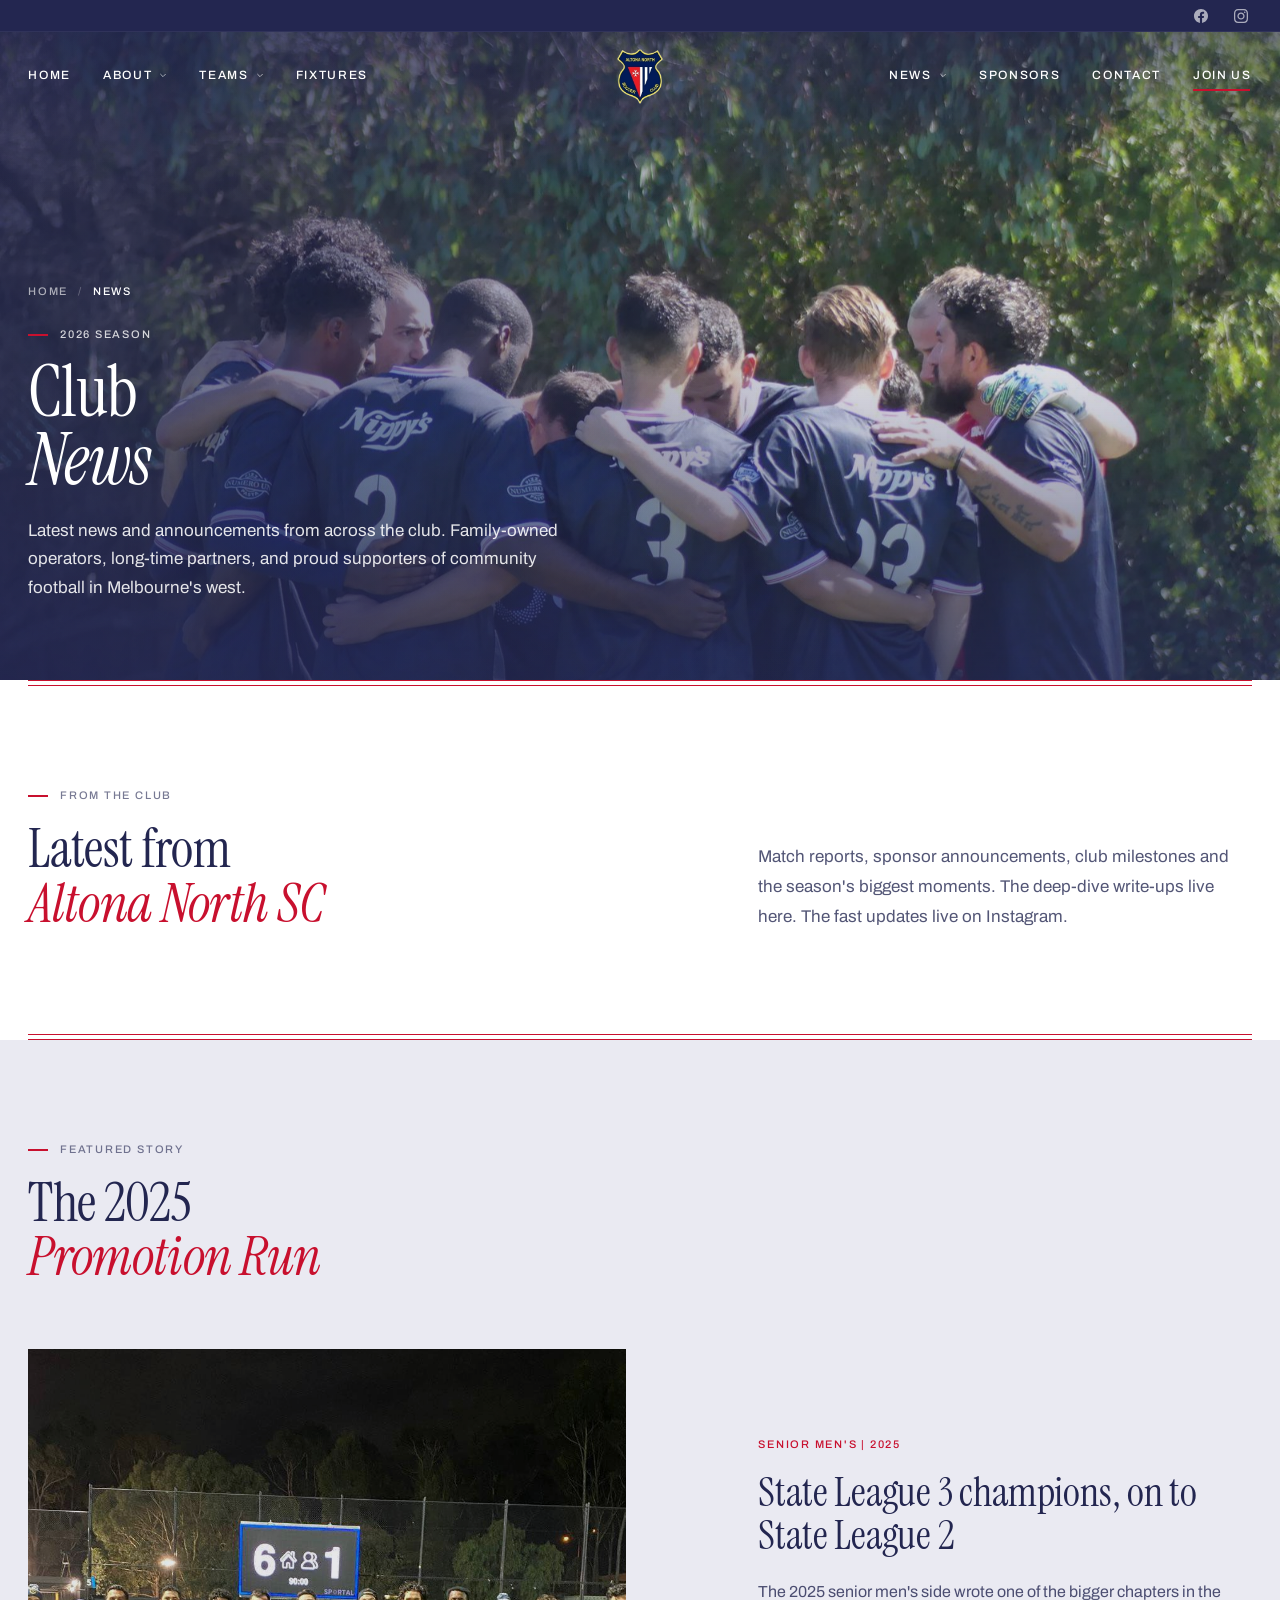
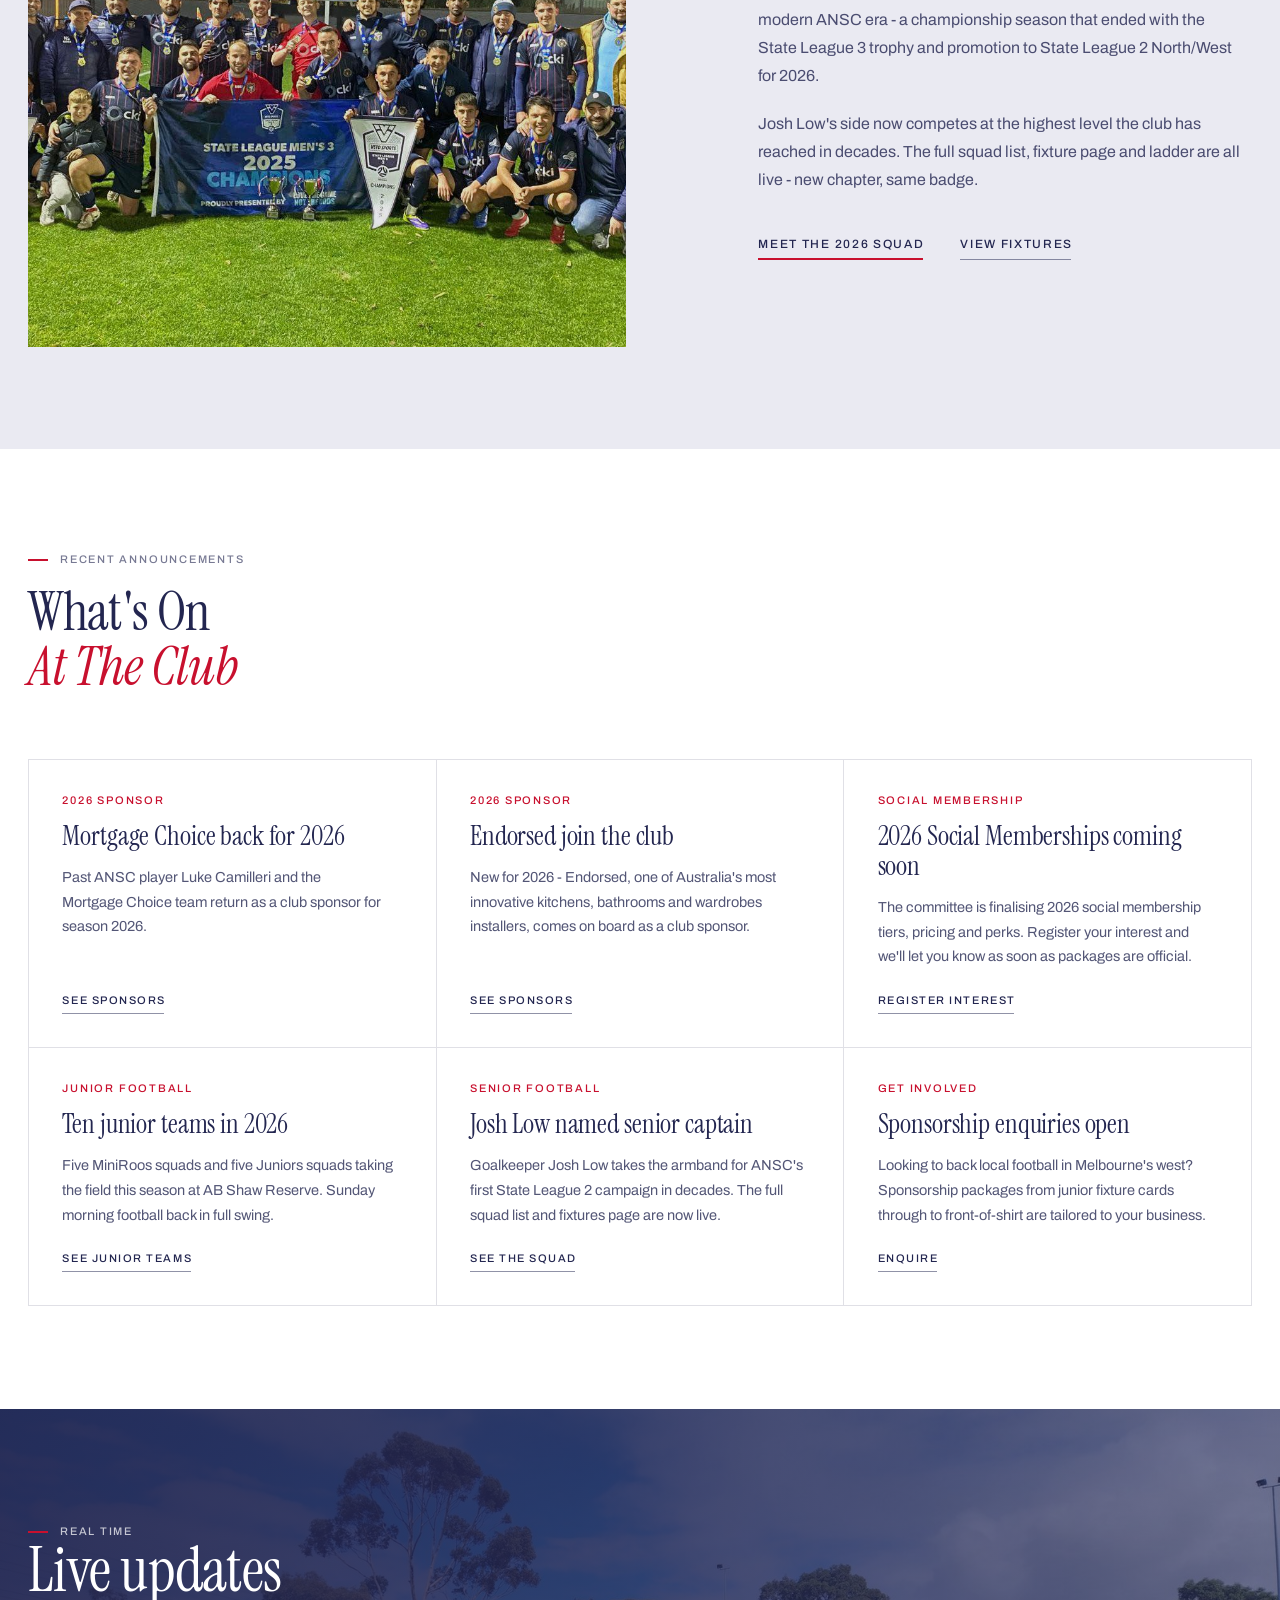
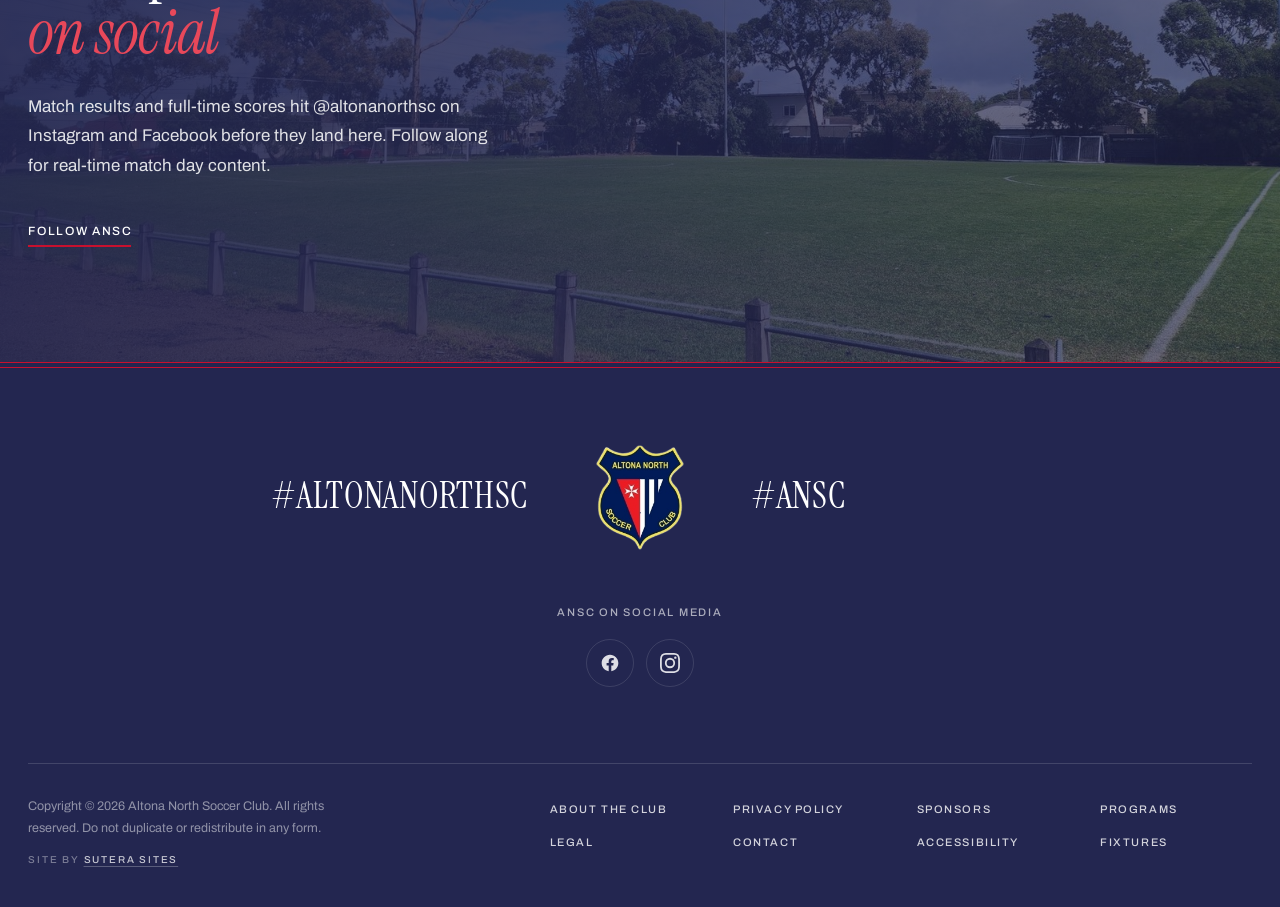
<file: news.html>
<!DOCTYPE html>
<html lang="en">
<head>
  <!-- Google tag (gtag.js) - GA4 G-WQWRHHGJDF -->
  <script async src="https://www.googletagmanager.com/gtag/js?id=G-WQWRHHGJDF"></script>
  <script>
    window.dataLayer = window.dataLayer || [];
    function gtag(){dataLayer.push(arguments);}
    gtag('js', new Date());
    gtag('config', 'G-WQWRHHGJDF');
  </script>
    <meta charset="UTF-8">
    <meta name="viewport" content="width=device-width, initial-scale=1.0">
    <title>Club News - Latest Updates | Altona North SC</title>
    <meta name="description" content="Latest news, announcements and match reports from Altona North Soccer Club across the senior, reserves and junior sections. Follow the club's season.">
    <link rel="canonical" href="https://www.altonanorthsc.com.au/news">
    <meta property="og:title" content="ANSC Club News">
    <meta property="og:description" content="Latest news and announcements from across the club.">
    <meta property="og:type" content="website">
    <meta property="og:url" content="https://www.altonanorthsc.com.au/news.html">
    <meta property="og:site_name" content="Altona North Soccer Club">
    <meta property="og:locale" content="en_AU">
    <meta property="og:image" content="https://www.altonanorthsc.com.au/Assets/Logo.png">
    <meta property="og:image:width" content="1200">
    <meta property="og:image:height" content="630">
    <meta property="og:image:alt" content="Altona North Soccer Club crest">
    <meta name="twitter:card" content="summary_large_image">
    <meta name="twitter:title" content="ANSC Club News">
    <meta name="twitter:description" content="Latest news and announcements from across the club.">
    <meta name="twitter:image" content="https://www.altonanorthsc.com.au/Assets/Logo.png">
    <meta name="geo.region" content="AU-VIC">
    <meta name="geo.placename" content="Brooklyn, Melbourne">
    <meta name="ICBM" content="-37.8232, 144.8489">
    <link rel="icon" type="image/png" href="Assets/Logo.png">
    <link rel="apple-touch-icon" href="Assets/Logo.png">
<link rel="stylesheet" href="styles.css" />
    <link rel="preconnect" href="https://fonts.googleapis.com">
    <link rel="preconnect" href="https://fonts.gstatic.com" crossorigin>
    <link href="https://fonts.googleapis.com/css2?family=Archivo:wght@400;500;600&family=Instrument+Serif:ital@0;1&display=swap" rel="stylesheet">
    <style>
        * { margin: 0; padding: 0; box-sizing: border-box; }
        html { -webkit-text-size-adjust: 100%; scroll-behavior: smooth; }
        body {
            font-family: var(--sans);
            -webkit-font-smoothing: antialiased;
            -moz-osx-font-smoothing: grayscale;
        }
        img { display: block; max-width: 100%; }
        .skip-link {
            position: absolute; left: var(--gutter); top: 8px; z-index: 100;
            padding: 10px 14px; background: var(--white); color: var(--navy-950);
            font: 500 12px/1 var(--sans); letter-spacing: 0.14em; text-transform: uppercase;
            transform: translateY(-200%);
        }
        .skip-link:focus { transform: translateY(0); }

        /* ---------- Site chrome (2026 redesign): utility bar, nav, mega panels, drawer, footer ---------- */
        :root {
            --navy-950: #232650;
            --navy-900: #2a2d61;
            --navy-800: #303368;
            --red: #c8102e;
            --red-600: #a00d25;
            --white: #ffffff;
            --ink-soft: rgba(255, 255, 255, 0.72);
            --hair: rgba(255, 255, 255, 0.14);

            --serif: "Instrument Serif", "Times New Roman", serif;
            --sans: "Archivo", "Helvetica Neue", Arial, sans-serif;

            --gutter: clamp(20px, 2.2vw, 40px);
            --bar-h: 32px;
            --nav-h: 88px;
            --ease: cubic-bezier(0.22, 1, 0.36, 1);
        }
        /* clip, not hidden: hidden turns body into a scroll box and stops the nav sticking */
        html, body { overflow-x: hidden; overflow-x: clip; }
        .utility, .nav, .drawer, .footer {
            color: var(--white);
            -webkit-font-smoothing: antialiased;
            -moz-osx-font-smoothing: grayscale;
        }
        .utility :focus-visible, .nav :focus-visible, .drawer :focus-visible, .footer :focus-visible {
            outline: 2px solid var(--white);
            outline-offset: 4px;
        }

        /* ---------- Shared underline link (nav, CTAs, panels) ---------- */
        .uline {
            position: relative;
            display: inline-flex;
            align-items: center;
            gap: 7px;
            padding: 8px 0 10px;
            font: 500 12px/1 var(--sans);
            letter-spacing: 0.14em;
            text-transform: uppercase;
            color: var(--white);
            background: none;
            border: 0;
            cursor: pointer;
            transition: transform 0.2s var(--ease);
        }
        .uline::before,
        .uline::after {
            content: "";
            position: absolute;
            left: 0;
            right: 0.14em; /* trailing letter-spacing should not stretch the rule */
            bottom: 0;
            height: 1px;
            background: var(--white);
        }
        .uline::before { opacity: 0; }
        .uline::after {
            transform: scaleX(0);
            transform-origin: right;
            transition: transform 0.5s var(--ease);
        }
        .uline:hover::after,
        .uline:focus-visible::after,
        .uline[aria-expanded="true"]::after,
        .uline.is-current::after {
            transform: scaleX(1);
            transform-origin: left;
        }
        .uline:active { transform: translateY(1px); }

        /* Standing rule under a CTA, white sweeps over it on hover */
        .uline--rule::before { opacity: 0.5; }
        /* Join actions carry the club red */
        .uline--join::before { opacity: 1; height: 2px; background: var(--red); }
        .uline--join::after { height: 2px; }

        .chev { width: 8px; height: 8px; opacity: 0.6; transition: transform 0.4s var(--ease); }
        .uline[aria-expanded="true"] .chev { transform: rotate(180deg); }

        /* ---------- Utility bar ---------- */
        .utility {
            display: none;
            height: var(--bar-h);
            background: var(--navy-950);
            border-bottom: 1px solid rgba(255, 255, 255, 0.06);
        }
        .utility__inner {
            height: 100%;
            padding: 0 var(--gutter);
            display: flex;
            align-items: center;
            justify-content: flex-end;
            gap: 18px;
        }
        .utility a {
            display: inline-flex;
            padding: 4px;
            opacity: 0.62;
            transition: opacity 0.25s var(--ease), transform 0.2s var(--ease);
        }
        .utility a:hover, .utility a:focus-visible { opacity: 1; }
        .utility a:active { transform: translateY(1px); }
        .utility svg { width: 14px; height: 14px; }

        /* ---------- Main nav ---------- */
        .nav {
            position: -webkit-sticky;
            position: sticky;
            top: 0;
            z-index: 50;
            transition: transform 0.45s var(--ease);
        }
        .nav.is-hidden { transform: translateY(-100%); }
        .nav::before {
            content: "";
            position: absolute;
            inset: 0;
            background: var(--navy-950);
            transition: opacity 0.35s var(--ease);
        }
        /* Homepage: floats over the hero, turns solid once the page moves or a panel opens */
        .nav--overlay { margin-bottom: calc(-1 * var(--nav-h)); }
        .nav--overlay::before { opacity: 0; }
        .nav--overlay.is-scrolled::before, .nav--overlay.is-open::before { opacity: 1; }
        .nav__inner {
            position: relative;
            display: grid;
            grid-template-columns: 1fr auto 1fr;
            align-items: center;
            height: var(--nav-h);
            padding: 0 var(--gutter);
        }
        .nav__group { display: none; align-items: center; gap: 32px; }
        .nav__group--right { justify-content: flex-end; }
        .nav__crest {
            grid-column: 2;
            display: block;
            transition: transform 0.5s var(--ease);
        }
        .nav__crest img { height: 60px; width: auto; }
        .nav__crest:hover { transform: scale(1.04); }
        .nav__crest:active { transform: scale(0.98); }

        /* Mobile header controls */
        .nav__menu {
            grid-column: 1;
            justify-self: start;
            display: inline-flex;
            flex-direction: column;
            justify-content: center;
            gap: 6px;
            width: 44px; height: 44px;
            margin-left: -10px;
            padding: 0 10px;
            background: none; border: 0; cursor: pointer;
        }
        .nav__menu span {
            display: block; height: 1.5px; width: 22px; background: var(--white);
            transition: transform 0.4s var(--ease);
        }
        .nav__menu span:last-child { width: 15px; }
        .nav__menu:hover span:last-child { transform: scaleX(1.4667); transform-origin: left; }
        .nav__menu:active { transform: translateY(1px); }
        .nav__join-m { grid-column: 3; justify-self: end; }

        /* ---------- Mega panels ---------- */
        .panel {
            position: absolute;
            top: 100%; left: 0; right: 0;
            background: var(--navy-950);
            border-top: 1px solid var(--hair);
            opacity: 0;
            transform: translateY(-8px);
            pointer-events: none;
            transition: opacity 0.3s var(--ease), transform 0.45s var(--ease);
        }
        .panel.is-open { opacity: 1; transform: translateY(0); pointer-events: auto; }
        .panel__inner {
            display: grid;
            grid-template-columns: repeat(4, minmax(0, 1fr));
            gap: 40px;
            padding: 40px var(--gutter) 52px;
        }
        .panel__title {
            display: inline-block;
            margin-bottom: 14px;
            font: 400 28px/1.1 var(--serif);
            transition: transform 0.4s var(--ease);
        }
        .panel__title:hover { transform: translateX(4px); }
        .panel__links a {
            display: inline-block;
            padding: 5px 0;
            font: 400 14px/1.5 var(--sans);
            opacity: 0.72;
            transition: opacity 0.25s var(--ease), transform 0.4s var(--ease);
        }
        .panel__links a:hover, .panel__links a:focus-visible { opacity: 1; transform: translateX(4px); }
        .panel__links a:active { transform: translateX(4px) translateY(1px); }
        .panel__feature {
            grid-column: 4;
            padding-left: 32px;
            border-left: 1px solid var(--hair);
        }
        .panel__feature-title { margin: 0 0 12px; font: italic 400 30px/1.05 var(--serif); }
        .panel__feature-text { margin: 0 0 18px; font: 400 14px/1.7 var(--sans); color: var(--ink-soft); }

        /* ---------- Footer ---------- */
        .footer {
            --crest-h: clamp(104px, 9vw, 136px);
            position: relative;
            padding: clamp(56px, 6vw, 88px) var(--gutter) 40px;
            background: var(--navy-950);
            color: var(--white);
        }
        /* Club stripes, the same fine double rule as above About */
        .footer::before {
            content: "";
            position: absolute;
            top: 0; left: 0; right: 0;
            height: 6px;
            border-top: 1px solid var(--red);
            border-bottom: 1px solid var(--red);
        }
        .footer__crest { height: var(--crest-h); width: auto; order: -1; margin-bottom: 20px; }
        .footer__inner { max-width: 1600px; margin: 0 auto; }
        .footer__tags {
            display: flex;
            flex-direction: column;
            align-items: center;
            gap: 4px;
            margin: 0;
            text-align: center;
        }
        .footer__tag { font: 400 clamp(1.75rem, 1.3rem + 1.2vw, 2.5rem)/1.1 var(--serif); letter-spacing: 0.02em; }
        .footer__social { margin-top: clamp(36px, 4vw, 52px); text-align: center; }
        .footer__label {
            margin: 0 0 18px;
            font: 500 11px/1.4 var(--sans);
            letter-spacing: 0.16em;
            text-transform: uppercase;
            color: rgba(255, 255, 255, 0.62);
        }
        .footer__icons { display: flex; justify-content: center; gap: 12px; }
        .footer__icons a {
            display: inline-flex; align-items: center; justify-content: center;
            width: 48px; height: 48px;
            border: 1px solid var(--hair);
            border-radius: 50%;
            transition: transform 0.4s var(--ease), opacity 0.25s var(--ease);
            opacity: 0.85;
        }
        .footer__icons a:hover, .footer__icons a:focus-visible { opacity: 1; transform: translateY(-3px); }
        .footer__icons a:active { transform: translateY(0) scale(0.95); }
        .footer__icons svg { width: 20px; height: 20px; }
        .footer__lower {
            display: grid;
            gap: 32px;
            margin-top: clamp(48px, 6vw, 80px);
            padding-top: 32px;
            border-top: 1px solid var(--hair);
        }
        .footer__copy { max-width: 44ch; margin: 0; font: 400 12.5px/1.7 var(--sans); color: rgba(255, 255, 255, 0.5); }
        .footer__credit {
            margin: 14px 0 0;
            font: 500 10px/1.4 var(--sans);
            letter-spacing: 0.18em;
            text-transform: uppercase;
            color: rgba(255, 255, 255, 0.4);
        }
        .footer__credit a {
            color: rgba(255, 255, 255, 0.75);
            text-decoration: underline;
            text-decoration-color: rgba(255, 255, 255, 0.25);
            text-underline-offset: 3px;
        }
        .footer__credit a:hover { text-decoration-color: var(--red); }
        .footer__nav { display: grid; grid-template-columns: repeat(2, minmax(0, 1fr)); gap: 4px 32px; align-content: start; }
        .footer__nav .uline { justify-self: start; font-size: 11px; opacity: 0.8; transition: opacity 0.25s var(--ease), transform 0.2s var(--ease); }
        .footer__nav .uline:hover, .footer__nav .uline:focus-visible { opacity: 1; }

        @media (min-width: 640px) {
            .footer__tags { flex-direction: row; justify-content: center; gap: 0; }
            .footer__tag { flex: 1; }
            .footer__tag:first-child { text-align: right; padding-right: clamp(32px, 5vw, 80px); }
            .footer__tag:last-child { text-align: left; padding-left: clamp(32px, 5vw, 80px); }
            .footer__crest { order: 0; margin-bottom: 0; }
            .footer__nav { grid-template-columns: repeat(4, minmax(0, 1fr)); }
        }
        @media (min-width: 900px) {
            .footer__lower { grid-template-columns: repeat(12, minmax(0, 1fr)); gap: 0 var(--gutter); }
            .footer__legal { grid-column: 1 / 5; }
            .footer__nav { grid-column: 6 / 13; }
        }

        /* ---------- Mobile drawer ---------- */
        .drawer {
            position: fixed;
            inset: 0;
            z-index: 80;
            display: flex;
            flex-direction: column;
            padding: 0 var(--gutter) 32px;
            background: var(--navy-950);
            overflow-y: auto;
            transform: translateX(-100%);
            transition: transform 0.55s var(--ease);
        }
        .drawer.is-open { transform: translateX(0); }
        .drawer__top {
            display: grid;
            grid-template-columns: 1fr auto 1fr;
            align-items: center;
            height: 76px;
            flex-shrink: 0;
        }
        .drawer__top img { grid-column: 2; height: 48px; width: auto; }
        .drawer__close {
            grid-column: 1; grid-row: 1;
            justify-self: start;
            width: 44px; height: 44px;
            margin-left: -10px;
            display: inline-flex; align-items: center; justify-content: center;
            background: none; border: 0; cursor: pointer;
            transition: transform 0.4s var(--ease);
        }
        .drawer__close:hover { transform: rotate(90deg); }
        .drawer__close:active { transform: rotate(90deg) scale(0.92); }
        .drawer__close svg { width: 20px; height: 20px; }
        .drawer__list { margin-top: 20px; border-top: 1px solid var(--hair); }
        .drawer__list > li { border-bottom: 1px solid var(--hair); }
        .drawer__row { display: flex; align-items: center; justify-content: space-between; }
        .drawer__link {
            display: block;
            padding: 14px 0;
            font: 400 34px/1.1 var(--serif);
            background: none; border: 0; cursor: pointer; text-align: left;
            transition: transform 0.4s var(--ease), opacity 0.25s var(--ease);
        }
        .drawer__link:hover { transform: translateX(4px); }
        .drawer__link:active { opacity: 0.7; }
        .drawer__link.is-current { font-style: italic; }
        .drawer__toggle {
            width: 44px; height: 44px;
            margin-right: -10px;
            display: inline-flex; align-items: center; justify-content: center;
            background: none; border: 0; cursor: pointer;
        }
        .drawer__toggle svg { width: 14px; height: 14px; transition: transform 0.4s var(--ease); }
        .drawer__toggle[aria-expanded="true"] svg { transform: rotate(45deg); }
        .drawer__row--button { width: 100%; padding: 0; background: none; border: 0; cursor: pointer; }
        .drawer__row--button[aria-expanded="true"] svg { transform: rotate(45deg); }
        .drawer__sub { padding: 0 0 18px; }
        .drawer__sub a {
            display: block;
            padding: 6px 0;
            font: 400 15px/1.5 var(--sans);
            opacity: 0.72;
            transition: opacity 0.25s var(--ease);
        }
        .drawer__sub a:hover, .drawer__sub a:focus-visible { opacity: 1; }
        .drawer__sub .drawer__subhead {
            margin-top: 10px;
            font: 500 11px/1.5 var(--sans);
            letter-spacing: 0.16em;
            text-transform: uppercase;
            opacity: 0.5;
        }
        .drawer__sub .drawer__subhead:first-child { margin-top: 0; }
        .drawer__join { align-self: flex-start; margin-top: 32px; }
        body.menu-open { overflow: hidden; }

        @media (min-width: 1024px) {
            .utility { display: block; }
            .nav__group { display: flex; }
            .nav__group--left { grid-column: 1; }
            .nav__group--right { grid-column: 3; }
            .nav__menu, .nav__join-m { display: none; }
            .drawer { display: none; }
        }
        @media (max-width: 1023px) {
            :root { --nav-h: 72px; }
            .nav__crest img { height: 46px; }
            .panel { display: none; }
        }
        @media (prefers-reduced-motion: reduce) {
            .nav, .nav::before, .nav *, .nav *::before, .nav *::after,
            .drawer, .drawer *, .footer *, .footer *::before, .footer *::after, .utility * {
                transition-duration: 0.01ms !important;
            }
        }

        /* ---------- Inner pages (2026 redesign): the homepage's system applied to page bodies ---------- */
        .font-heading, .font-body { font-family: var(--sans); }

        /* Each ground sets its own ink, so components read correctly on white, mist or navy */
        .band--white, .stripe-band--white {
            --ground: #ffffff;
            --ink: var(--navy-950);
            --muted: rgba(35, 38, 80, 0.62);
            --body: rgba(35, 38, 80, 0.78);
            --line: rgba(35, 38, 80, 0.14);
            --accent: var(--red);
            --cell: transparent;
            --cell-hover: #f4f4f9;
        }
        .band--mist, .stripe-band--mist {
            --ground: #eaeaf2; /* navy-50 from the site's own palette */
            --ink: var(--navy-950);
            --muted: rgba(35, 38, 80, 0.62);
            --body: rgba(35, 38, 80, 0.8);
            --line: rgba(35, 38, 80, 0.14);
            --accent: var(--red);
            --cell: #ffffff;
            --cell-hover: #f7f7fb;
        }
        .band--navy, .band--photo, .stripe-band--navy, .join {
            --ground: var(--navy-950);
            --ink: #ffffff;
            --muted: rgba(255, 255, 255, 0.66);
            --body: rgba(255, 255, 255, 0.8);
            --line: rgba(255, 255, 255, 0.16);
            --accent: #e8485a; /* lighter red from the site's palette, holds contrast on navy */
            --cell: transparent;
            --cell-hover: rgba(255, 255, 255, 0.04);
        }

        .band {
            position: relative;
            padding: clamp(64px, 8vw, 128px) var(--gutter);
            background: var(--ground);
            color: var(--ink);
        }
        .band :focus-visible, .join :focus-visible { outline: 2px solid var(--ink); outline-offset: 4px; }
        .wrap { position: relative; max-width: 1600px; margin: 0 auto; }
        .wrap--narrow { max-width: 1120px; }

        /* Photo grounds: the picture carries the band, navy keeps the type legible */
        .band--photo { overflow: hidden; }
        .band__bg { position: absolute; inset: 0; margin: 0; }
        .band__bg img { width: 100%; height: 100%; object-fit: cover; }
        .band__bg::after {
            content: "";
            position: absolute; inset: 0;
            background: linear-gradient(90deg, rgba(35, 38, 80, 0.96) 0%, rgba(35, 38, 80, 0.92) 50%, rgba(35, 38, 80, 0.86) 100%);
        }

        /* Club stripes between bands, drawn as the homepage's fine double rule */
        .stripe-band { padding: 0 var(--gutter); background: var(--ground); }
        .stripe-band::before {
            content: "";
            display: block;
            max-width: 1600px;
            height: 6px;
            margin: 0 auto;
            border-top: 1px solid var(--red);
            border-bottom: 1px solid var(--red);
        }

        /* ---------- Page hero ---------- */
        .phero {
            position: relative;
            display: flex;
            align-items: flex-end;
            min-height: clamp(500px, 72vh, 780px);
            min-height: clamp(500px, 72svh, 780px);
            padding: calc(var(--nav-h) + 48px) var(--gutter) clamp(44px, 6vw, 88px);
            overflow: hidden;
            background: var(--navy-950);
            color: var(--white);
        }
        .phero__img {
            position: absolute;
            inset: 0;
            width: 100%;
            height: 100%;
            object-fit: cover;
            animation: settle 2.4s cubic-bezier(0.16, 0.8, 0.3, 1) both;
        }
        @keyframes settle { from { transform: scale(1.05); } }
        .phero__tint {
            position: absolute; inset: 0; pointer-events: none;
            background: var(--navy-950);
            mix-blend-mode: multiply;
            opacity: 0.16;
        }
        .phero__shade {
            position: absolute; inset: 0; pointer-events: none;
            background:
                linear-gradient(180deg, rgba(35, 38, 80, 0.55) 0%, rgba(35, 38, 80, 0) 26%),
                linear-gradient(90deg, rgba(35, 38, 80, 0.7) 0%, rgba(35, 38, 80, 0.32) 38%, rgba(35, 38, 80, 0) 66%),
                linear-gradient(0deg, rgba(35, 38, 80, 0.72) 0%, rgba(35, 38, 80, 0) 48%);
        }
        .phero__content { position: relative; z-index: 2; width: 100%; max-width: 1600px; margin: 0 auto; }
        .phero__inner { max-width: 760px; }
        .crumbs ol {
            display: flex;
            flex-wrap: wrap;
            align-items: center;
            gap: 4px 10px;
            margin: 0;
            padding: 0;
            list-style: none;
            font: 500 11px/1.4 var(--sans);
            letter-spacing: 0.16em;
            text-transform: uppercase;
            color: rgba(255, 255, 255, 0.62);
        }
        .crumbs a { transition: color 0.25s var(--ease); }
        .crumbs a:hover, .crumbs a:focus-visible { color: var(--white); }
        .crumbs [aria-current="page"] { color: var(--white); }
        .crumbs .crumbs__sep { opacity: 0.45; }
        .phero .eyebrow { margin-top: 28px; color: rgba(255, 255, 255, 0.8); }
        .phero__title {
            margin: 16px 0 0;
            font: 400 clamp(3rem, 1.7rem + 3.4vw, 5.25rem)/0.96 var(--serif);
            letter-spacing: -0.015em;
            text-wrap: balance;
        }
        .phero__title em { font-style: italic; }
        .phero__lead {
            max-width: 56ch;
            margin: 22px 0 0;
            font: 400 16px/1.7 var(--sans);
            color: rgba(255, 255, 255, 0.88);
            text-wrap: pretty;
        }
        @media (min-width: 900px) { .phero__lead { font-size: 17px; } }
        @media (max-width: 899px) {
            /* Text spans the full width here, so it needs ground from below, not from the left */
            .phero__shade {
                background:
                    linear-gradient(180deg, rgba(35, 38, 80, 0.55) 0%, rgba(35, 38, 80, 0) 22%),
                    linear-gradient(0deg, rgba(35, 38, 80, 0.94) 0%, rgba(35, 38, 80, 0.74) 45%, rgba(35, 38, 80, 0) 88%);
            }
        }

        /* Print hero: a small or archival photo framed beside the title, the homepage History treatment */
        .phero--print { align-items: center; }
        .phero--print .phero__content { display: grid; grid-template-columns: minmax(0, 1fr); gap: 40px; align-items: center; }
        .phero__print {
            justify-self: start;
            width: fit-content;
            max-width: 100%;
            margin: 0;
            padding: clamp(8px, 1vw, 14px);
            background: var(--white);
            box-shadow: 0 1px 2px rgba(0, 0, 0, 0.2), 0 30px 60px -28px rgba(0, 0, 0, 0.65);
        }
        .phero__print img { width: auto; max-width: 100%; height: auto; max-height: min(320px, 46vh); }
        @media (min-width: 900px) {
            .phero--print .phero__content { grid-template-columns: repeat(12, minmax(0, 1fr)); gap: 0 var(--gutter); }
            .phero--print .phero__inner { grid-column: 1 / 7; grid-row: 1; }
            .phero__print { grid-column: 8 / 13; grid-row: 1; justify-self: end; }
            .phero__print img { max-height: min(540px, 64vh); }
        }
        @media (max-width: 899px) { .phero__print { order: -1; } }

        .rise { animation: rise 1s var(--ease) both; }
        .rise-1 { animation-delay: 0.12s; }
        .rise-2 { animation-delay: 0.24s; }
        .rise-3 { animation-delay: 0.36s; }
        @keyframes rise { from { opacity: 0; transform: translateY(14px); } }

        /* ---------- Type ---------- */
        .eyebrow {
            display: flex;
            align-items: center;
            gap: 12px;
            margin: 0;
            font: 500 11px/1.4 var(--sans);
            letter-spacing: 0.16em;
            text-transform: uppercase;
            color: var(--muted);
        }
        .eyebrow::before { content: ""; width: 20px; height: 2px; background: var(--red); flex-shrink: 0; }
        .title {
            margin: 0;
            font: 400 clamp(2.5rem, 1.6rem + 2.2vw, 4rem)/1.02 var(--serif);
            letter-spacing: -0.012em;
            text-wrap: balance;
        }
        .title em, .num em { font-style: italic; color: var(--accent); }
        .subtitle {
            margin: 0;
            font: 400 clamp(1.625rem, 1.35rem + 0.7vw, 2.125rem)/1.1 var(--serif);
            letter-spacing: -0.005em;
        }
        .subtitle--lg { font-size: clamp(2rem, 1.5rem + 1.3vw, 2.875rem); line-height: 1.05; }
        .subtitle--sm { font-size: clamp(1.5rem, 1.3rem + 0.5vw, 1.875rem); }
        .subtitle--xs { font-size: 1.375rem; line-height: 1.2; }
        .name { font: 400 clamp(1.375rem, 1.2rem + 0.4vw, 1.625rem)/1.15 var(--serif); color: var(--ink); }
        .name--sm { font-size: 1.25rem; }
        .name--lg { font-size: clamp(1.75rem, 1.4rem + 1vw, 2.5rem); }
        .num { font: 400 clamp(3rem, 2.2rem + 2.2vw, 4.5rem)/1 var(--serif); letter-spacing: -0.02em; color: var(--ink); }
        .num--sm { font-size: clamp(2.25rem, 1.8rem + 1.2vw, 3rem); }
        .label {
            margin: 0;
            font: 500 11px/1.45 var(--sans);
            letter-spacing: 0.16em;
            text-transform: uppercase;
            color: var(--muted);
        }
        .label--red { color: var(--accent); }
        .label__note { color: var(--accent); text-transform: none; letter-spacing: 0.02em; }
        .text {
            max-width: 60ch;
            margin: 0;
            font: 400 16px/1.75 var(--sans);
            color: var(--body);
            text-wrap: pretty;
        }
        .text--lead { font-size: 17px; }
        .text--sm { font-size: 14.5px; line-height: 1.7; }
        .text--xs { font-size: 12.5px; line-height: 1.6; color: var(--muted); }
        .text strong { font-weight: 600; color: var(--ink); }
        .text a, .faq__a a {
            color: var(--ink);
            text-decoration: underline;
            text-decoration-color: var(--accent);
            text-decoration-thickness: 1px;
            text-underline-offset: 4px;
        }
        .text a:hover, .faq__a a:hover { text-decoration-thickness: 2px; }

        /* Vertical rhythm inside text columns, heads and the closing band */
        .stack > * + * { margin-top: 20px; }
        .stack > .eyebrow + .title, .stack > .badge + .eyebrow { margin-top: 18px; }
        .stack > .badge + .title { margin-top: 22px; }
        .stack > .title + *, .stack > .join__title + * { margin-top: 28px; }
        .stack > .ctas, .stack > .ticks, .stack > .cells, .stack > .rows, .stack > .note { margin-top: 36px; }

        /* Underline links read in the ground's ink; join actions keep the club red */
        .band .uline, .notice .uline, .formcard .uline { color: var(--ink); }
        .band .uline::before, .band .uline::after,
        .notice .uline::before, .notice .uline::after,
        .formcard .uline::before, .formcard .uline::after { background: currentColor; }
        .band .uline--join::before, .notice .uline--join::before, .join .uline--join::before { background: var(--red); }
        .uline--sm { padding: 6px 0 8px; font-size: 11px; }
        .ctas { display: flex; flex-wrap: wrap; align-items: center; gap: 14px 36px; }
        .ctas--col { flex-direction: column; align-items: flex-start; }

        /* ---------- Section heads: title left, words right, like the homepage sponsors head ---------- */
        .head { display: grid; gap: 24px 40px; margin-bottom: clamp(40px, 5vw, 72px); }
        .head:last-child { margin-bottom: 0; }
        .head__main > .title { margin-top: 18px; }
        .head__aside > * + * { margin-top: 18px; }
        .head__aside > .ctas { margin-top: 30px; }
        .head--center { justify-items: center; text-align: center; }
        .head--center .eyebrow { justify-content: center; }
        .head--center .text { margin-left: auto; margin-right: auto; }
        @media (min-width: 900px) {
            .head--split { grid-template-columns: repeat(12, minmax(0, 1fr)); align-items: end; gap: 0 var(--gutter); }
            .head--split > .head__main { grid-column: 1 / 7; }
            .head--split > .head__aside { grid-column: 8 / 13; }
        }

        /* ---------- Split: picture one side, words the other ---------- */
        .split { display: grid; grid-template-columns: minmax(0, 1fr); gap: 40px; align-items: center; }
        @media (min-width: 900px) {
            .split { grid-template-columns: repeat(12, minmax(0, 1fr)); gap: 0 var(--gutter); }
            .split > * { grid-row: 1; }
            .split--body-last > .split__aside { grid-column: 1 / 7; }
            .split--body-last > .split__body { grid-column: 8 / 13; }
            .split--body-first > .split__body { grid-column: 1 / 6; }
            .split--body-first > .split__aside { grid-column: 7 / 13; }
            .split--top { align-items: start; }
        }

        .media { position: relative; overflow: hidden; background: var(--navy-950); }
        .media img { width: 100%; height: 100%; object-fit: cover; transition: transform 1.4s var(--ease); }
        .media::after {
            content: "";
            position: absolute; inset: 0; pointer-events: none;
            background: var(--navy-950);
            mix-blend-mode: multiply;
            opacity: 0.12;
        }
        .media:hover img { transform: scale(1.04); }
        .media--tall { aspect-ratio: 4 / 3; }
        .media--wide { aspect-ratio: 16 / 10; }
        .media--portrait { aspect-ratio: 4 / 5; }
        .media--natural img { height: auto; }
        @media (min-width: 900px) { .media--tall { aspect-ratio: 1 / 1; } }

        /* ---------- Hairline grids (the homepage's fixtures and sponsors language) ---------- */
        .cells { gap: 0 !important; border-top: 1px solid var(--line); border-left: 1px solid var(--line); }
        .cells > * { border-right: 1px solid var(--line); border-bottom: 1px solid var(--line); background: var(--cell); }
        .cell {
            position: relative;
            display: flex;
            flex-direction: column;
            gap: 12px;
            min-width: 0;
            padding: clamp(24px, 2.6vw, 40px);
            transition: background-color 0.35s var(--ease);
        }
        .cells--tight > .cell { padding: 20px 22px; }
        .cells--roomy > .cell { padding: clamp(28px, 3.4vw, 52px); }
        .cell--row { flex-direction: row; align-items: center; gap: 16px; }
        .cell--between { justify-content: space-between; }
        .cell--link { cursor: pointer; }
        .cell--link:hover, .cell--link:focus-visible { background: var(--cell-hover); }
        .cell--link:active { transform: translateY(1px); }
        .cell--link:hover .uline::after, .cell--link:focus-visible .uline::after { transform: scaleX(1); transform-origin: left; }
        .cell > .text { margin-top: 2px; }
        .cell > .uline { align-self: flex-start; justify-self: start; margin-top: 8px; }
        .cell > svg:first-child, .cell__top > svg { width: 28px; height: 28px; color: var(--accent); }
        .cell__top { display: flex; align-items: center; justify-content: space-between; gap: 12px; margin-bottom: 12px; }
        .cell__foot {
            display: flex;
            gap: 12px;
            margin-top: auto;
            padding-top: 16px;
            border-top: 1px solid var(--line);
        }
        .cell__foot > svg { width: 16px; height: 16px; color: var(--muted); }
        .cell__arrow { flex: none; width: 18px; height: 18px; color: var(--muted); transition: transform 0.4s var(--ease), color 0.25s var(--ease); }
        .cell--link:hover .cell__arrow { transform: translateX(4px); color: var(--accent); }
        .cell__logo { height: 150px; margin-bottom: 8px; }
        @media (max-width: 639px) {
            .cells--tight > .cell { padding: 16px 14px; }
            .cells--tight > .cell--row { gap: 12px; }
            .cells--tight .jersey { width: 38px; height: 38px; font-size: 18px; }
            .cells--tight .name--sm { font-size: 1.125rem; overflow-wrap: anywhere; }
        }
        .cell__logo img { max-height: 140px; mix-blend-mode: multiply; }
        @media (min-width: 640px) {
            /* A lone sponsor at the end spans the row, logo beside the words */
            .cells--feature-last > .cell:last-child:nth-child(odd) {
                grid-column: 1 / -1;
                display: grid;
                grid-template-columns: minmax(0, 1fr) minmax(0, 1.4fr);
                grid-template-rows: auto auto auto 1fr;
                column-gap: clamp(24px, 4vw, 64px);
                max-width: none;
                margin: 0;
            }
            .cells--feature-last > .cell:last-child:nth-child(odd) > .cell__logo { grid-row: 1 / -1; height: 100%; margin: 0; }
            .cells--feature-last > .cell:last-child:nth-child(odd) > :not(.cell__logo) { grid-column: 2; }
        }

        /* Hairline lists */
        .rows { border-top: 1px solid var(--line); }
        .row { display: flex; flex-direction: column; gap: 4px; padding: 20px 0; border-bottom: 1px solid var(--line); }
        .row--icon { flex-direction: row; align-items: flex-start; gap: 20px; }
        .row--icon > div:last-child > * + * { margin-top: 6px; }
        .ticks { max-width: 60ch; margin: 0; padding: 0; list-style: none; border-top: 1px solid var(--line); }
        .ticks > li {
            display: flex;
            align-items: baseline;
            gap: 14px;
            padding: 13px 0;
            border-bottom: 1px solid var(--line);
            font: 400 15px/1.55 var(--sans);
            color: var(--ink);
        }
        .ticks > li::before { content: ""; flex: none; width: 14px; height: 2px; background: var(--red); transform: translateY(-4px); }

        .icon, .jersey {
            flex: none;
            display: grid;
            place-items: center;
            width: 48px;
            height: 48px;
            border: 1px solid var(--line);
            border-radius: 50%;
            color: var(--accent);
        }
        .icon svg { width: 20px; height: 20px; }
        .jersey { font: 400 22px/1 var(--serif); color: var(--ink); }
        .jersey--captain { background: var(--red); border-color: var(--red); color: #ffffff; }
        .tag {
            display: inline-block;
            padding: 3px 7px;
            border: 1px solid var(--line);
            font: 600 9.5px/1.2 var(--sans);
            letter-spacing: 0.14em;
            text-transform: uppercase;
            color: var(--muted);
        }
        .tag--red { border-color: rgba(200, 16, 46, 0.45); color: var(--accent); }
        .chip {
            display: inline-flex;
            align-items: center;
            gap: 8px;
            padding: 8px 14px;
            border: 1px solid var(--line);
            font: 500 11px/1.2 var(--sans);
            letter-spacing: 0.14em;
            text-transform: uppercase;
            color: var(--ink);
        }
        .chip svg { width: 14px; height: 14px; color: var(--accent); }
        .badge {
            display: inline-flex;
            align-items: center;
            padding: 7px 12px;
            border: 1px solid currentColor;
            font: 600 10.5px/1 var(--sans);
            letter-spacing: 0.18em;
            text-transform: uppercase;
            color: var(--accent);
        }
        .note { padding-top: 22px; border-top: 1px solid var(--line); }
        .note > * + * { margin-top: 12px; }
        .notice {
            max-width: 880px;
            margin: 0 auto;
            padding: clamp(36px, 5vw, 72px) clamp(24px, 5vw, 72px);
            border: 1px solid var(--line);
            background: var(--cell);
            text-align: center;
        }
        .band--white .notice { background: #f4f4f9; border-color: transparent; }
        .notice > * + * { margin-top: 16px; }
        .notice > .badge + * { margin-top: 24px; }
        .notice > .uline { margin-top: 28px; }
        .notice .text { margin-left: auto; margin-right: auto; }
        .feature { border: 1px solid var(--line); overflow: hidden; }
        .vrule { width: 1px; height: 40px; background: var(--line); }
        .hashtag { font: 400 clamp(2.25rem, 1.6rem + 2vw, 3.5rem)/1.1 var(--serif); letter-spacing: 0.01em; }
        .hashtag--accent { font-style: italic; color: var(--accent); }

        /* ---------- History timeline ---------- */
        .tl__line { width: 1px; background: var(--line); }
        .tl__dot { top: 22px; width: 11px; height: 11px; margin-left: -5px; border-radius: 50%; background: var(--red); box-shadow: 0 0 0 6px var(--ground); }
        @media (min-width: 768px) { .tl__dot { top: 50%; margin-left: 0; margin-top: -5px; } }
        .tl__year { font: italic 400 clamp(2.5rem, 1.8rem + 2vw, 3.75rem)/1 var(--serif); letter-spacing: -0.015em; color: var(--accent); }
        .tl__item .subtitle { margin-top: 10px; }
        .tl__item .text { margin-top: 12px; }
        .tl__item .text-right .text { margin-left: auto; }

        /* ---------- FAQs ---------- */
        .faqs { max-width: 1120px; border-top: 1px solid var(--line); }
        .faq { border-bottom: 1px solid var(--line); }
        .faq > summary {
            display: flex;
            align-items: center;
            justify-content: space-between;
            gap: 24px;
            padding: 24px 0;
            cursor: pointer;
            list-style: none;
            transition: opacity 0.25s var(--ease);
        }
        .faq > summary::-webkit-details-marker { display: none; }
        .faq > summary:hover .faq__title { transform: translateX(4px); }
        .faq__title { margin: 0; font: 400 clamp(1.3rem, 1.1rem + 0.5vw, 1.625rem)/1.25 var(--serif); transition: transform 0.4s var(--ease); }
        .faq__icon { flex: none; width: 14px; height: 14px; color: var(--accent); transition: transform 0.4s var(--ease); }
        .faq[open] .faq__icon { transform: rotate(45deg); }
        .faq__a { max-width: 72ch; padding: 0 0 28px; }
        .faq__a > * + * { margin-top: 12px; }

        /* ---------- Contact ---------- */
        .contact-card { display: flex; align-items: flex-start; gap: 18px; padding-top: 22px; border-top: 1px solid var(--line); }
        .contact-icon {
            flex: none;
            display: grid;
            place-items: center;
            width: 44px;
            height: 44px;
            border: 1px solid var(--line);
            border-radius: 50%;
            color: var(--accent);
        }
        .contact-icon svg { width: 18px; height: 18px; }
        .contact-label { display: block; margin-bottom: 6px; font: 500 11px/1.4 var(--sans); letter-spacing: 0.16em; text-transform: uppercase; color: var(--muted); }
        .contact-value { font: 400 clamp(1.375rem, 1.2rem + 0.5vw, 1.75rem)/1.2 var(--serif); color: var(--ink); overflow-wrap: anywhere; }
        .contact-value a { text-decoration: underline; text-decoration-color: transparent; text-underline-offset: 5px; transition: text-decoration-color 0.25s var(--ease); }
        .contact-value a:hover { text-decoration-color: var(--red); }
        .contact-meta { margin: 4px 0 0; font: 400 13.5px/1.6 var(--sans); color: var(--muted); }
        .contact-social {
            display: inline-flex;
            align-items: center;
            justify-content: center;
            width: 46px;
            height: 46px;
            border: 1px solid var(--line);
            border-radius: 50%;
            color: var(--ink);
            transition: transform 0.4s var(--ease), border-color 0.25s var(--ease);
        }
        .contact-social:hover { transform: translateY(-3px); border-color: var(--ink); }
        .contact-social:active { transform: translateY(0) scale(0.95); }
        .contact-social svg { width: 18px; height: 18px; }

        /* ---------- Forms (the homepage enquiry card) ---------- */
        .formcard {
            padding: clamp(28px, 3.6vw, 56px);
            background: var(--white);
            color: var(--navy-950);
            box-shadow: 0 30px 60px -30px rgba(10, 12, 40, 0.4);
            --ink: var(--navy-950);
            --muted: rgba(35, 38, 80, 0.62);
            --line: rgba(35, 38, 80, 0.14);
            --accent: var(--red);
        }
        .formcard__head { margin-bottom: 32px; }
        .formcard__head > * + * { margin-top: 12px; }
        .enquiry {
            display: grid;
            gap: 28px;
            padding: clamp(28px, 3.6vw, 56px);
            background: var(--white);
            color: var(--navy-950);
            box-shadow: 0 30px 60px -30px rgba(10, 12, 40, 0.45);
        }
        .enquiry--bare { padding: 0; background: none; box-shadow: none; }
        .enquiry .uline { color: var(--navy-950); }
        .enquiry .uline::before, .enquiry .uline::after { background: currentColor; }
        .enquiry__row { display: grid; grid-template-columns: minmax(0, 1fr); gap: 28px; }
        .form-label {
            display: block;
            margin-bottom: 4px;
            font: 500 11px/1.4 var(--sans);
            letter-spacing: 0.14em;
            text-transform: uppercase;
            color: rgba(35, 38, 80, 0.7);
        }
        .form-label .required { margin-left: 2px; color: var(--red); }
        .form-field {
            width: 100%;
            padding: 10px 0 12px;
            font: 400 16px/1.4 var(--sans);
            color: var(--navy-950);
            background: transparent;
            border: 0;
            border-bottom: 1px solid rgba(35, 38, 80, 0.28);
            border-radius: 0;
            -webkit-appearance: none;
            appearance: none;
        }
        .form-field:hover { border-bottom-color: rgba(35, 38, 80, 0.5); }
        .form-field:focus, .form-field:focus-visible { outline: none; border-bottom-color: var(--navy-950); box-shadow: 0 1px 0 0 var(--navy-950); }
        .form-field::placeholder { color: rgba(35, 38, 80, 0.38); }
        select.form-field {
            padding-right: 24px;
            cursor: pointer;
            background-image: url("data:image/svg+xml;utf8,<svg xmlns='http://www.w3.org/2000/svg' width='12' height='12' viewBox='0 0 12 12'><path fill='none' stroke='%23232650' stroke-width='1.5' d='M2 4.5l4 4 4-4'/></svg>");
            background-repeat: no-repeat;
            background-position: right 2px center;
        }
        select.form-field:invalid { color: rgba(35, 38, 80, 0.45); }
        select.form-field option { color: var(--navy-950); }
        textarea.form-field { min-height: 116px; resize: vertical; }
        .enquiry__submit {
            justify-self: start;
            padding: 18px 34px;
            font: 600 12px/1 var(--sans);
            letter-spacing: 0.16em;
            text-transform: uppercase;
            color: var(--white);
            background: var(--red);
            border: 0;
            cursor: pointer;
            transition: transform 0.2s var(--ease), background-color 0.25s var(--ease);
        }
        .enquiry__submit:hover { background: var(--red-600); }
        .enquiry__submit:active { transform: translateY(1px); }
        .enquiry__submit:focus-visible { outline: 2px solid var(--navy-950); outline-offset: 3px; }
        @media (min-width: 640px) { .enquiry__row { grid-template-columns: minmax(0, 1fr) minmax(0, 1fr); } }

        /* ---------- Closing band (the homepage join) ---------- */
        .join {
            position: relative;
            overflow: hidden;
            padding: clamp(72px, 9vw, 140px) var(--gutter);
            background: var(--navy-950);
            color: var(--white);
        }
        .join__bg { position: absolute; inset: 0; margin: 0; }
        .join__bg img { width: 100%; height: 100%; object-fit: cover; }
        .join__bg::after {
            content: "";
            position: absolute; inset: 0;
            background: linear-gradient(90deg, rgba(35, 38, 80, 0.93) 0%, rgba(35, 38, 80, 0.82) 45%, rgba(35, 38, 80, 0.6) 100%);
        }
        .join__grid {
            position: relative;
            max-width: 1600px;
            margin: 0 auto;
            display: grid;
            grid-template-columns: minmax(0, 1fr);
            gap: 48px;
            align-items: center;
        }
        .join .eyebrow { color: rgba(255, 255, 255, 0.72); }
        .join__title { margin: 0; font: 400 clamp(2.75rem, 1.8rem + 2.6vw, 4.5rem)/1 var(--serif); letter-spacing: -0.012em; text-wrap: balance; }
        .join__title em { font-style: italic; color: #e8485a; }
        .join__intro { max-width: 46ch; margin: 0; font: 400 17px/1.75 var(--sans); color: rgba(255, 255, 255, 0.86); }
        .join__content > .ctas { margin-top: 36px; }
        @media (min-width: 1024px) {
            .join__grid { grid-template-columns: repeat(12, minmax(0, 1fr)); gap: 0 var(--gutter); }
            .join__content { grid-column: 1 / 8; }
            .join__grid--form > .join__content { grid-column: 1 / 6; }
            .join__grid--form > .enquiry { grid-column: 7 / 13; }
        }

        /* ---------- Legal (privacy policy) ---------- */
        .legal-doc { max-width: 760px; margin: 0 auto; font: 400 16px/1.8 var(--sans); color: var(--body); }
        .legal-doc .legal-meta { margin: 0 0 32px; font: 500 11px/1.4 var(--sans); letter-spacing: 0.16em; text-transform: uppercase; color: var(--muted); }
        .legal-doc .legal-meta::before { content: ""; display: inline-block; width: 20px; height: 2px; margin-right: 12px; vertical-align: middle; background: var(--red); }
        .legal-doc h2 {
            margin: 48px 0 14px;
            font: 400 clamp(1.75rem, 1.45rem + 0.9vw, 2.375rem)/1.1 var(--serif);
            letter-spacing: -0.005em;
            color: var(--ink);
        }
        .legal-doc p { margin: 0 0 16px; }
        .legal-doc p.intro { font-size: 18px; color: var(--ink); }
        .legal-doc ul { margin: 0 0 16px; padding: 0; list-style: none; border-top: 1px solid var(--line); }
        .legal-doc li { display: flex; gap: 14px; padding: 10px 0; border-bottom: 1px solid var(--line); }
        .legal-doc li::before { content: ""; flex: none; width: 14px; height: 2px; margin-top: 0.9em; background: var(--red); }
        .legal-doc a { color: var(--ink); text-decoration: underline; text-decoration-color: var(--red); text-underline-offset: 4px; }
        .legal-doc a:hover { text-decoration-thickness: 2px; }

        /* ---------- Scroll reveal: same easing as the homepage ---------- */
        .fade-in { opacity: 0; transform: translateY(18px); transition: opacity 0.9s var(--ease), transform 0.9s var(--ease); }
        .fade-in.visible { opacity: 1; transform: none; }

        @media (prefers-reduced-motion: reduce) {
            *, *::before, *::after {
                animation-duration: 0.01ms !important;
                animation-iteration-count: 1 !important;
                transition-duration: 0.01ms !important;
            }
            .fade-in { opacity: 1; transform: none; }
        }
        .namelist { font: 400 15px/1.5 var(--sans); color: var(--ink); }
        @media (min-width: 768px) { .tl__item .md\:text-right .text { margin-left: auto; } }
    </style>

    <!-- JSON-LD Structured Data -->
    <script type="application/ld+json">
    {
        "@context": "https://schema.org",
        "@graph": [
            { "@type": "SportsOrganization", "@id": "https://www.altonanorthsc.com.au/#organization" },
            {
                "@type": "CollectionPage",
                "url": "https://www.altonanorthsc.com.au/news.html",
                "name": "Club News - Latest Updates | Altona North SC",
                "description": "Latest news, announcements, and match reports from Altona North SC across the senior and junior sections.",
                "isPartOf": { "@id": "https://www.altonanorthsc.com.au/#website" },
                "about": { "@id": "https://www.altonanorthsc.com.au/#organization" }
            },
            {
                "@type": "BreadcrumbList",
                "itemListElement": [
                    { "@type": "ListItem", "position": 1, "name": "Home", "item": "https://www.altonanorthsc.com.au/" },
                    { "@type": "ListItem", "position": 2, "name": "News", "item": "https://www.altonanorthsc.com.au/news.html" }
                ]
            }
        ]
    }
    </script>
  <!-- Sutera lead events (GA4) -->
  <script>/* SUTERA_LEAD_EVENTS */
  (function(){
    function ev(n, p){ if (typeof window.gtag === 'function') { window.gtag('event', n, Object.assign({transport_type:'beacon'}, p||{})); } }
    document.addEventListener('click', function(e){
      var a = e.target.closest ? e.target.closest('a[href^="tel:"]') : null;
      if (a) ev('click_to_call', { link_url: a.getAttribute('href') });
    }, true);
    document.addEventListener('submit', function(e){
      var f = e.target;
      if (!f || f.tagName !== 'FORM' || f.hasAttribute('data-no-lead')) return;
      var action = f.getAttribute('action') || '';
      var isLead = /formspree/i.test(action) || f.querySelector('input[type="email"], input[type="tel"], textarea');
      if (isLead) ev('generate_lead', { form_id: f.id || f.getAttribute('name') || 'contact' });
    }, true);
  })();
  </script>
</head>
<body class="bg-navy-950 text-white font-body">
    <a href="#main" class="skip-link">Skip to main content</a>

    <!-- Navigation - Top Utility Bar -->
    <div class="utility">
        <div class="utility__inner">
            <a href="https://www.facebook.com/altonanorthsc/" target="_blank" rel="noopener noreferrer" aria-label="Facebook">
                <svg fill="currentColor" viewBox="0 0 24 24" aria-hidden="true"><path d="M24 12.073c0-6.627-5.373-12-12-12s-12 5.373-12 12c0 5.99 4.388 10.954 10.125 11.854v-8.385H7.078v-3.47h3.047V9.43c0-3.007 1.792-4.669 4.533-4.669 1.312 0 2.686.235 2.686.235v2.953H15.83c-1.491 0-1.956.925-1.956 1.874v2.25h3.328l-.532 3.47h-2.796v8.385C19.612 23.027 24 18.062 24 12.073z"/></svg>
            </a>
            <a href="https://www.instagram.com/altonanorthsc/" target="_blank" rel="noopener noreferrer" aria-label="Instagram">
                <svg fill="currentColor" viewBox="0 0 24 24" aria-hidden="true"><path d="M12 2.163c3.204 0 3.584.012 4.85.07 3.252.148 4.771 1.691 4.919 4.919.058 1.265.069 1.645.069 4.849 0 3.205-.012 3.584-.069 4.849-.149 3.225-1.664 4.771-4.919 4.919-1.266.058-1.644.07-4.85.07-3.204 0-3.584-.012-4.849-.07-3.26-.149-4.771-1.699-4.919-4.92-.058-1.265-.07-1.644-.07-4.849 0-3.204.013-3.583.07-4.849.149-3.227 1.664-4.771 4.919-4.919 1.266-.057 1.645-.069 4.849-.069zm0-2.163c-3.259 0-3.667.014-4.947.072-4.358.2-6.78 2.618-6.98 6.98-.059 1.281-.073 1.689-.073 4.948 0 3.259.014 3.668.072 4.948.2 4.358 2.618 6.78 6.98 6.98 1.281.058 1.689.072 4.948.072 3.259 0 3.668-.014 4.948-.072 4.354-.2 6.782-2.618 6.979-6.98.059-1.28.073-1.689.073-4.948 0-3.259-.014-3.667-.072-4.947-.196-4.354-2.617-6.78-6.979-6.98-1.281-.059-1.69-.073-4.949-.073zm0 5.838c-3.403 0-6.162 2.759-6.162 6.162s2.759 6.163 6.162 6.163 6.162-2.759 6.162-6.163c0-3.403-2.759-6.162-6.162-6.162zm0 10.162c-2.209 0-4-1.79-4-4 0-2.209 1.791-4 4-4s4 1.791 4 4c0 2.21-1.791 4-4 4zm6.406-11.845c-.796 0-1.441.645-1.441 1.44s.645 1.44 1.441 1.44c.795 0 1.439-.645 1.439-1.44s-.644-1.44-1.439-1.44z"/></svg>
            </a>
        </div>
    </div>

    <!-- Navigation - Main Nav (split around the crest) -->
    <nav class="nav nav--overlay" id="mainNav" aria-label="Main">
        <div class="nav__inner">
            <!-- Mobile: menu left, crest centre, Join Us right -->
            <button class="nav__menu" id="mobileMenuBtn" aria-label="Open menu" aria-expanded="false" aria-controls="mobileMenu">
                <span></span><span></span>
            </button>

            <ul class="nav__group nav__group--left">
                    <li><a href="index.html" class="uline">Home</a></li>
                    <li data-panel="about">
                        <a href="about.html" class="uline" aria-haspopup="true" aria-expanded="false" aria-controls="panel-about">
                            About
                            <svg class="chev" fill="none" stroke="currentColor" viewBox="0 0 12 12" aria-hidden="true"><path stroke-width="1.5" d="M2 4.5l4 4 4-4"/></svg>
                        </a>
                    </li>
                    <li data-panel="teams">
                        <a href="teams.html" class="uline" aria-haspopup="true" aria-expanded="false" aria-controls="panel-teams">
                            Teams
                            <svg class="chev" fill="none" stroke="currentColor" viewBox="0 0 12 12" aria-hidden="true"><path stroke-width="1.5" d="M2 4.5l4 4 4-4"/></svg>
                        </a>
                    </li>
                    <li><a href="fixtures.html" class="uline">Fixtures</a></li>
            </ul>

            <a href="index.html" class="nav__crest" aria-label="Altona North SC Home">
                <img src="Assets/Logo.png" alt="Altona North Soccer Club crest" width="166" height="200">
            </a>

            <ul class="nav__group nav__group--right">
                    <li data-panel="news">
                        <button class="uline" aria-haspopup="true" aria-expanded="false" aria-controls="panel-news">
                            News
                            <svg class="chev" fill="none" stroke="currentColor" viewBox="0 0 12 12" aria-hidden="true"><path stroke-width="1.5" d="M2 4.5l4 4 4-4"/></svg>
                        </button>
                    </li>
                    <li><a href="sponsors.html" class="uline">Sponsors</a></li>
                    <li><a href="get-involved.html" class="uline">Contact</a></li>
                    <li><a href="get-involved.html" class="uline uline--join">Join Us</a></li>
            </ul>

            <a href="get-involved.html" class="nav__join-m uline uline--join">Join Us</a>
        </div>

        <!-- Mega Menu Panels -->

            <!-- About Panel -->
            <div class="panel" id="panel-about" inert>
                <div class="panel__inner">
                    <div>
                        <a href="the-club.html" class="panel__title">The Club</a>
                        <ul class="panel__links">
                            <li><a href="the-club.html#history">Club History</a></li>
                            <li><a href="the-club.html#kits">Kit History</a></li>
                            <li><a href="the-club.html#honours">Achievements</a></li>
                            <li><a href="the-club.html#ground">D.N. Duane Reserve</a></li>
                        </ul>
                    </div>
                    <div>
                        <a href="people.html" class="panel__title">People</a>
                        <ul class="panel__links">
                            <li><a href="people.html#committee">Committee &amp; Staff</a></li>
                            <li><a href="people.html#coaching">Coaching Staff</a></li>
                            <li><a href="people.html#honours">Honours</a></li>
                        </ul>
                    </div>
                    <div>
                        <a href="get-involved.html" class="panel__title">Get Involved</a>
                        <ul class="panel__links">
                            <li><a href="get-involved.html#faqs">FAQs</a></li>
                            <li><a href="get-involved.html#membership">Social Membership</a></li>
                            <li><a href="get-involved.html#contact">Contact Us</a></li>
                        </ul>
                    </div>
                    <div class="panel__feature">
                        <p class="panel__feature-title">Est. 1975</p>
                        <p class="panel__feature-text">Nearly 50 years of community football in Melbourne's west. From grassroots juniors to State League 2 - proudly representing Brooklyn and Altona North.</p>
                        <a href="the-club.html#history" class="uline uline--rule">Learn Our Story</a>
                    </div>
                </div>
            </div>

            <!-- Teams Panel -->
            <div class="panel" id="panel-teams" inert>
                <div class="panel__inner">
                    <div>
                        <a href="senior-football.html" class="panel__title">Senior Football</a>
                        <ul class="panel__links">
                            <li><a href="senior-football.html#senior-mens">Senior Men's Squad</a></li>
                            <li><a href="senior-football.html#reserves">Reserves</a></li>
                            <li><a href="senior-football.html#metro">Metro</a></li>
                        </ul>
                    </div>
                    <div>
                        <a href="junior-football.html" class="panel__title">Junior Football</a>
                        <ul class="panel__links">
                            <li><a href="junior-football.html#juniors">Elite Juniors (U7-U14)</a></li>
                            <li><a href="junior-football.html#miniroos">Junior Development Pathway</a></li>
                            <li><a href="junior-football.html#eoi-2027">2027 Junior EOI</a></li>
                        </ul>
                    </div>
                    <div>
                        <a href="get-involved.html" class="panel__title">Join a Team</a>
                        <ul class="panel__links">
                            <li><a href="get-involved.html#faqs">FAQs</a></li>
                            <li><a href="get-involved.html#membership">Social Membership</a></li>
                            <li><a href="get-involved.html#contact">Contact Us</a></li>
                        </ul>
                    </div>
                    <div class="panel__feature">
                        <p class="panel__feature-title">2026 Season</p>
                        <p class="panel__feature-text">FV State League 2 North/West. Registrations open for all age groups - from Miniroos through to senior men's football.</p>
                        <a href="get-involved.html#contact" class="uline uline--join">Register Now</a>
                    </div>
                </div>
            </div>

            <!-- News Panel -->
            <div class="panel" id="panel-news" inert>
                <div class="panel__inner">
                    <div>
                        <a href="media.html" class="panel__title">Media</a>
                        <ul class="panel__links">
                            <li><a href="#">Photo Gallery</a></li>
                        </ul>
                    </div>
                    <div>
                        <a href="connect.html" class="panel__title">Connect</a>
                        <ul class="panel__links">
                            <li><a href="https://www.facebook.com/altonanorthsc/" target="_blank" rel="noopener noreferrer">Facebook</a></li>
                            <li><a href="https://www.instagram.com/altonanorthsc/" target="_blank" rel="noopener noreferrer">Instagram</a></li>
                        </ul>
                    </div>
                    <div class="panel__feature">
                        <p class="panel__feature-title">#AltonaNorthSC</p>
                        <p class="panel__feature-text">Stay up to date with all the latest from ANSC. Follow us on social media for match day content, behind-the-scenes, and club announcements.</p>
                        <a href="https://www.instagram.com/altonanorthsc/" target="_blank" rel="noopener noreferrer" class="uline uline--rule">Follow Us</a>
                    </div>
                </div>
            </div>

    </nav>

    <!-- Mobile Menu -->
    <div class="drawer" id="mobileMenu" aria-label="Menu" inert>
        <div class="drawer__top">
            <button class="drawer__close" id="mobileMenuClose" aria-label="Close menu">
                <svg fill="none" stroke="currentColor" viewBox="0 0 20 20" aria-hidden="true"><path stroke-width="1.5" d="M4 4l12 12M16 4L4 16"/></svg>
            </button>
            <img src="Assets/Logo.png" alt="" width="166" height="200" loading="lazy">
        </div>

        <ul class="drawer__list">
            <li><a href="index.html" class="drawer__link">Home</a></li>
            <li>
                <div class="drawer__row">
                    <a href="about.html" class="drawer__link">About</a>
                    <button class="drawer__toggle" aria-expanded="false" aria-controls="m-about" aria-label="Toggle About menu">
                        <svg fill="none" stroke="currentColor" viewBox="0 0 14 14" aria-hidden="true"><path stroke-width="1.5" d="M7 1v12M1 7h12"/></svg>
                    </button>
                </div>
                <div class="drawer__sub" id="m-about" hidden>
                    <a href="the-club.html" class="drawer__subhead">The Club</a>
                    <a href="the-club.html#history">Club History</a>
                    <a href="the-club.html#kits">Kit History</a>
                    <a href="the-club.html#honours">Achievements</a>
                    <a href="the-club.html#ground">D.N. Duane Reserve</a>
                    <a href="people.html" class="drawer__subhead">People</a>
                    <a href="people.html#committee">Committee &amp; Staff</a>
                    <a href="people.html#coaching">Coaching Staff</a>
                    <a href="people.html#honours">Honours</a>
                    <a href="get-involved.html" class="drawer__subhead">Get Involved</a>
                    <a href="get-involved.html#faqs">FAQs</a>
                    <a href="get-involved.html#membership">Social Membership</a>
                    <a href="get-involved.html#contact">Contact</a>
                </div>
            </li>
            <li>
                <div class="drawer__row">
                    <a href="teams.html" class="drawer__link">Teams</a>
                    <button class="drawer__toggle" aria-expanded="false" aria-controls="m-teams" aria-label="Toggle Teams menu">
                        <svg fill="none" stroke="currentColor" viewBox="0 0 14 14" aria-hidden="true"><path stroke-width="1.5" d="M7 1v12M1 7h12"/></svg>
                    </button>
                </div>
                <div class="drawer__sub" id="m-teams" hidden>
                    <a href="senior-football.html" class="drawer__subhead">Senior Football</a>
                    <a href="senior-football.html">Senior Men's Squad</a>
                    <a href="senior-football.html">Reserves</a>
                    <a href="senior-football.html">Metro</a>
                    <a href="junior-football.html" class="drawer__subhead">Junior Football</a>
                    <a href="junior-football.html">Elite Juniors (U7-U14)</a>
                    <a href="junior-football.html">Junior Development Pathway</a>
                    <a href="junior-football.html#eoi-2027">2027 Junior EOI</a>
                    <a href="get-involved.html" class="drawer__subhead">Join a Team</a>
                    <a href="get-involved.html#faqs">FAQs</a>
                    <a href="get-involved.html#membership">Social Membership</a>
                    <a href="get-involved.html#contact">Contact Us</a>
                </div>
            </li>
            <li><a href="fixtures.html" class="drawer__link">Fixtures</a></li>
            <li>
                <button class="drawer__row drawer__row--button" aria-expanded="false" aria-controls="m-news">
                    <span class="drawer__link">News</span>
                    <span class="drawer__toggle" aria-hidden="true">
                        <svg fill="none" stroke="currentColor" viewBox="0 0 14 14"><path stroke-width="1.5" d="M7 1v12M1 7h12"/></svg>
                    </span>
                </button>
                <div class="drawer__sub" id="m-news" hidden>
                    <a href="media.html" class="drawer__subhead">Media</a>
                    <a href="media.html#gallery">Photo Gallery</a>
                    <a href="media.html#matchday">Match Day Photos</a>
                    <a href="connect.html" class="drawer__subhead">Connect</a>
                    <a href="https://www.facebook.com/altonanorthsc/" target="_blank" rel="noopener noreferrer">Facebook</a>
                    <a href="https://www.instagram.com/altonanorthsc/" target="_blank" rel="noopener noreferrer">Instagram</a>
                </div>
            </li>
            <li><a href="sponsors.html" class="drawer__link">Sponsors</a></li>
            <li><a href="get-involved.html" class="drawer__link">Contact</a></li>
        </ul>

        <!-- Mobile CTA -->
        <a href="get-involved.html" class="drawer__join uline uline--join">Join Us</a>
    </div>

    <main id="main">

    <!-- Breadcrumb -->
    

    <!-- Page Header -->
    <header class="phero"><img class="phero__img" src="Assets/Hero Images/Senior Players.JPG" alt="" fetchpriority="high"><div class="phero__tint" aria-hidden="true"></div><div class="phero__shade" aria-hidden="true"></div><div class="phero__content"><div class="phero__inner"><nav class="crumbs rise" aria-label="Breadcrumb"><ol><li><a href="index.html">Home</a></li><li class="crumbs__sep" aria-hidden="true">/</li><li aria-current="page">News</li></ol></nav><p class="eyebrow rise rise-1">2026 Season</p><h1 class="phero__title rise rise-2">
                Club<br><em>News</em>
            </h1><p class="phero__lead rise rise-3">
                Latest news and announcements from across the club. Family-owned operators, long-time partners, and proud supporters of community football in Melbourne's west.
            </p></div></div></header>

    <div class="stripe-band stripe-band--white" aria-hidden="true"></div>

    <!-- News Intro -->
    <section id="news-intro" class="band band--white">
        <div class="wrap">
            <div class="head head--split fade-in"><div class="head__main"><p class="eyebrow">From The Club</p><h2 class="title">
                    Latest from<br><em>Altona North SC</em>
                </h2></div><div class="head__aside"><p class="text text--lead">
                    Match reports, sponsor announcements, club milestones and the season's biggest moments. The deep-dive write-ups live here. The fast updates live on Instagram.
                </p></div></div>
        </div>
    </section>

    <div class="stripe-band stripe-band--white" aria-hidden="true"></div>

    <!-- Featured Story -->
    <section id="featured" class="band band--mist">
        <div class="wrap">
            <div class="head fade-in"><div class="head__main"><p class="eyebrow">Featured Story</p><h2 class="title">
                    The 2025<br><em>Promotion Run</em>
                </h2></div></div>

            <article class="split split--body-last fade-in">
                <div class="split__aside media media--tall">
                    <img src="Assets/2025 State League 3 Champions.jpg" alt="ANSC senior men celebrating their 2025 State League 3 championship win" loading="lazy">
                </div><div class="split__body stack">
                    <div class="label label--red">Senior Men's | 2025</div>
                    <h3 class="subtitle subtitle--lg">State League 3 champions, on to State League 2</h3>
                    <p class="text">
                        The 2025 senior men's side wrote one of the bigger chapters in the modern ANSC era - a championship season that ended with the State League 3 trophy and promotion to State League 2 North/West for 2026.
                    </p>
                    <p class="text">
                        Josh Low's side now competes at the highest level the club has reached in decades. The full squad list, fixture page and ladder are all live - new chapter, same badge.
                    </p>
                    <div class="ctas">
                        <a href="senior-football.html" class="uline uline--join">
                            Meet The 2026 Squad
                            
                        </a>
                        <a href="fixtures.html" class="uline uline--rule">
                            View Fixtures
                            
                        </a>
                    </div>
                </div></article>
        </div>
    </section>

    <!-- Recent Announcements -->
    <section id="announcements" class="band band--white">
        <div class="wrap">
            <div class="head fade-in"><div class="head__main"><p class="eyebrow">Recent Announcements</p><h2 class="title">
                    What's On<br><em>At The Club</em>
                </h2></div></div>

            <div class="cells grid md:grid-cols-2 lg:grid-cols-3 fade-in">
                <article class="cell">
                    <div class="label label--red">2026 Sponsor</div>
                    <h3 class="subtitle subtitle--sm">Mortgage Choice back for 2026</h3>
                    <p class="text text--sm flex-1">Past ANSC player Luke Camilleri and the Mortgage Choice team return as a club sponsor for season 2026.</p>
                    <a href="sponsors.html" class="uline uline--rule uline--sm">
                        See Sponsors
                        
                    </a>
                </article>

                <article class="cell">
                    <div class="label label--red">2026 Sponsor</div>
                    <h3 class="subtitle subtitle--sm">Endorsed join the club</h3>
                    <p class="text text--sm flex-1">New for 2026 - Endorsed, one of Australia's most innovative kitchens, bathrooms and wardrobes installers, comes on board as a club sponsor.</p>
                    <a href="sponsors.html" class="uline uline--rule uline--sm">
                        See Sponsors
                        
                    </a>
                </article>

                <article class="cell">
                    <div class="label label--red">Social Membership</div>
                    <h3 class="subtitle subtitle--sm">2026 Social Memberships coming soon</h3>
                    <p class="text text--sm flex-1">The committee is finalising 2026 social membership tiers, pricing and perks. Register your interest and we'll let you know as soon as packages are official.</p>
                    <a href="get-involved.html#membership" class="uline uline--rule uline--sm">
                        Register Interest
                        
                    </a>
                </article>

                <article class="cell">
                    <div class="label label--red">Junior Football</div>
                    <h3 class="subtitle subtitle--sm">Ten junior teams in 2026</h3>
                    <p class="text text--sm flex-1">Five MiniRoos squads and five Juniors squads taking the field this season at AB Shaw Reserve. Sunday morning football back in full swing.</p>
                    <a href="junior-football.html" class="uline uline--rule uline--sm">
                        See Junior Teams
                        
                    </a>
                </article>

                <article class="cell">
                    <div class="label label--red">Senior Football</div>
                    <h3 class="subtitle subtitle--sm">Josh Low named senior captain</h3>
                    <p class="text text--sm flex-1">Goalkeeper Josh Low takes the armband for ANSC's first State League 2 campaign in decades. The full squad list and fixtures page are now live.</p>
                    <a href="senior-football.html" class="uline uline--rule uline--sm">
                        See The Squad
                        
                    </a>
                </article>

                <article class="cell">
                    <div class="label label--red">Get Involved</div>
                    <h3 class="subtitle subtitle--sm">Sponsorship enquiries open</h3>
                    <p class="text text--sm flex-1">Looking to back local football in Melbourne's west? Sponsorship packages from junior fixture cards through to front-of-shirt are tailored to your business.</p>
                    <a href="get-involved.html#contact" class="uline uline--rule uline--sm">
                        Enquire
                        
                    </a>
                </article>
            </div>
        </div>
    </section>

    <!-- CTA Section -->
    <section class="join"><div class="join__bg" aria-hidden="true"><img src="Assets/Hero Images/Pitch.jpg" alt="" loading="lazy"></div><div class="join__grid"><div class="join__content stack">
            <p class="eyebrow">Real Time</p>
            <h2 class="join__title">
                Live updates<br><em>on social</em>
            </h2>
            
            <p class="join__intro">
                Match results and full-time scores hit @altonanorthsc on Instagram and Facebook before they land here. Follow along for real-time match day content.
            </p>
            <div class="ctas">
                <a href="connect.html" class="uline uline--join">
                    Follow ANSC
                    
                </a>
            </div>
        </div></div></section>

    </main>

    <!-- Footer -->
    <footer class="footer">
        <div class="footer__inner">
            <!-- Crest flanked by the hashtags -->
            <div class="footer__tags">
                <span class="footer__tag">#ALTONANORTHSC</span>
                <img src="Assets/Logo.png" alt="Altona North Soccer Club crest" class="footer__crest" width="166" height="200" loading="lazy">
                <span class="footer__tag">#ANSC</span>
            </div>

            <!-- Social Media -->
            <div class="footer__social">
                <p class="footer__label">ANSC on Social Media</p>
                <div class="footer__icons">
                    <a href="https://www.facebook.com/altonanorthsc/" target="_blank" rel="noopener noreferrer" aria-label="Facebook"><svg fill="currentColor" viewBox="0 0 24 24" aria-hidden="true"><path d="M22 12c0-5.523-4.477-10-10-10S2 6.477 2 12c0 4.991 3.657 9.128 8.438 9.878v-6.987h-2.54V12h2.54V9.797c0-2.506 1.492-3.89 3.777-3.89 1.094 0 2.238.195 2.238.195v2.46h-1.26c-1.243 0-1.63.771-1.63 1.562V12h2.773l-.443 2.89h-2.33v6.988C18.343 21.128 22 16.991 22 12z"/></svg></a>
                    <a href="https://www.instagram.com/altonanorthsc/" target="_blank" rel="noopener noreferrer" aria-label="Instagram"><svg fill="currentColor" viewBox="0 0 24 24" aria-hidden="true"><path d="M12 2.163c3.204 0 3.584.012 4.85.07 3.252.148 4.771 1.691 4.919 4.919.058 1.265.069 1.645.069 4.849 0 3.205-.012 3.584-.069 4.849-.149 3.225-1.664 4.771-4.919 4.919-1.266.058-1.644.07-4.85.07-3.204 0-3.584-.012-4.849-.07-3.26-.149-4.771-1.699-4.919-4.92-.058-1.265-.07-1.644-.07-4.849 0-3.204.013-3.583.07-4.849.149-3.227 1.664-4.771 4.919-4.919 1.266-.057 1.645-.069 4.849-.069zM12 0C8.741 0 8.333.014 7.053.072 2.695.272.273 2.69.073 7.052.014 8.333 0 8.741 0 12c0 3.259.014 3.668.072 4.948.2 4.358 2.618 6.78 6.98 6.98C8.333 23.986 8.741 24 12 24c3.259 0 3.668-.014 4.948-.072 4.354-.2 6.782-2.618 6.979-6.98.059-1.28.073-1.689.073-4.948 0-3.259-.014-3.667-.072-4.947-.196-4.354-2.617-6.78-6.979-6.98C15.668.014 15.259 0 12 0zm0 5.838a6.162 6.162 0 100 12.324 6.162 6.162 0 000-12.324zM12 16a4 4 0 110-8 4 4 0 010 8zm6.406-11.845a1.44 1.44 0 100 2.881 1.44 1.44 0 000-2.881z"/></svg></a>
                </div>
            </div>

            <!-- Lower Footer: Copyright + Links -->
            <div class="footer__lower">
                <div class="footer__legal">
                    <p class="footer__copy">Copyright &copy; 2026 Altona North Soccer Club. All rights reserved. Do not duplicate or redistribute in any form.</p>
                    <p class="footer__credit">Site by <a href="https://suterasites.com.au" target="_blank" rel="noopener noreferrer">Sutera Sites</a></p>
                </div>

                <nav class="footer__nav" aria-label="Footer navigation">
                    <a href="the-club.html" class="uline">About the Club</a>
                    <a href="privacy.html" class="uline">Privacy Policy</a>
                    <a href="index.html#sponsors" class="uline">Sponsors</a>
                    <a href="index.html#programs" class="uline">Programs</a>
                    <a href="#" class="uline">Legal</a>
                    <a href="get-involved.html#contact" class="uline">Contact</a>
                    <a href="#" class="uline">Accessibility</a>
                    <a href="fixtures.html" class="uline">Fixtures</a>
                </nav>
            </div>
        </div>
    </footer>

    <!-- Scripts -->
    <script>
        // Scroll animations
        const observer = new IntersectionObserver((entries) => {
            entries.forEach(entry => {
                if (entry.isIntersecting) {
                    entry.target.classList.add('visible');
                }
            });
        }, { threshold: 0.1, rootMargin: '0px 0px -50px 0px' });

        document.querySelectorAll('.fade-in').forEach(el => observer.observe(el));

    </script>
    <script>
    // Site nav: mega panels, mobile drawer, and a bar that tucks away on the way down
    (() => {
        const nav = document.getElementById('mainNav');
        const triggers = [...nav.querySelectorAll('[data-panel]')];
        let openName = null;
        let closeTimer = null;

        function setPanel(name) {
            clearTimeout(closeTimer);
            openName = name;
            triggers.forEach((li) => {
                const on = li.dataset.panel === name;
                li.querySelector('[aria-haspopup]').setAttribute('aria-expanded', on ? 'true' : 'false');
                const panel = document.getElementById('panel-' + li.dataset.panel);
                panel.classList.toggle('is-open', on);
                panel.inert = !on;
            });
            nav.classList.toggle('is-open', !!name);
        }
        function closeSoon() {
            clearTimeout(closeTimer);
            closeTimer = setTimeout(() => setPanel(null), 140);
        }

        triggers.forEach((li) => {
            li.addEventListener('mouseenter', () => setPanel(li.dataset.panel));
            li.addEventListener('focusin', () => setPanel(li.dataset.panel));
            const btn = li.querySelector('button');
            if (btn) btn.addEventListener('click', () => setPanel(openName === li.dataset.panel ? null : li.dataset.panel));
        });
        nav.querySelectorAll('.nav__group > li:not([data-panel])').forEach((li) => {
            li.addEventListener('mouseenter', () => setPanel(null));
            li.addEventListener('focusin', () => setPanel(null));
        });
        nav.addEventListener('mouseleave', closeSoon);
        nav.addEventListener('mouseenter', () => clearTimeout(closeTimer));
        nav.addEventListener('focusout', (e) => { if (!nav.contains(e.relatedTarget)) setPanel(null); });
        document.addEventListener('keydown', (e) => {
            if (e.key !== 'Escape' || !openName) return;
            const trigger = nav.querySelector(`[data-panel="${openName}"] [aria-haspopup]`);
            setPanel(null);
            trigger.focus();
        });

        // ---------- Mobile drawer ----------
        const drawer = document.getElementById('mobileMenu');
        const openBtn = document.getElementById('mobileMenuBtn');
        const closeBtn = document.getElementById('mobileMenuClose');

        function setDrawer(open) {
            drawer.classList.toggle('is-open', open);
            drawer.inert = !open;
            document.body.classList.toggle('menu-open', open);
            openBtn.setAttribute('aria-expanded', open ? 'true' : 'false');
            (open ? closeBtn : openBtn).focus();
        }
        openBtn.addEventListener('click', () => setDrawer(true));
        closeBtn.addEventListener('click', () => setDrawer(false));
        document.addEventListener('keydown', (e) => { if (e.key === 'Escape' && drawer.classList.contains('is-open')) setDrawer(false); });

        drawer.querySelectorAll('[aria-controls]').forEach((btn) => {
            btn.addEventListener('click', () => {
                const open = btn.getAttribute('aria-expanded') !== 'true';
                btn.setAttribute('aria-expanded', open ? 'true' : 'false');
                document.getElementById(btn.getAttribute('aria-controls')).hidden = !open;
            });
        });

        // ---------- Scroll: solid once the page moves, hides going down, returns going up ----------
        let lastY = window.scrollY;
        function onScroll() {
            const y = window.scrollY;
            nav.classList.toggle('is-scrolled', y > 10);
            nav.classList.toggle('is-hidden', y > lastY && y > 240 && !nav.classList.contains('is-open'));
            lastY = y;
        }
        window.addEventListener('scroll', onScroll, { passive: true });
        nav.addEventListener('focusin', () => nav.classList.remove('is-hidden'));
        onScroll();
    })();
    </script>
</body>
</html>
</file>
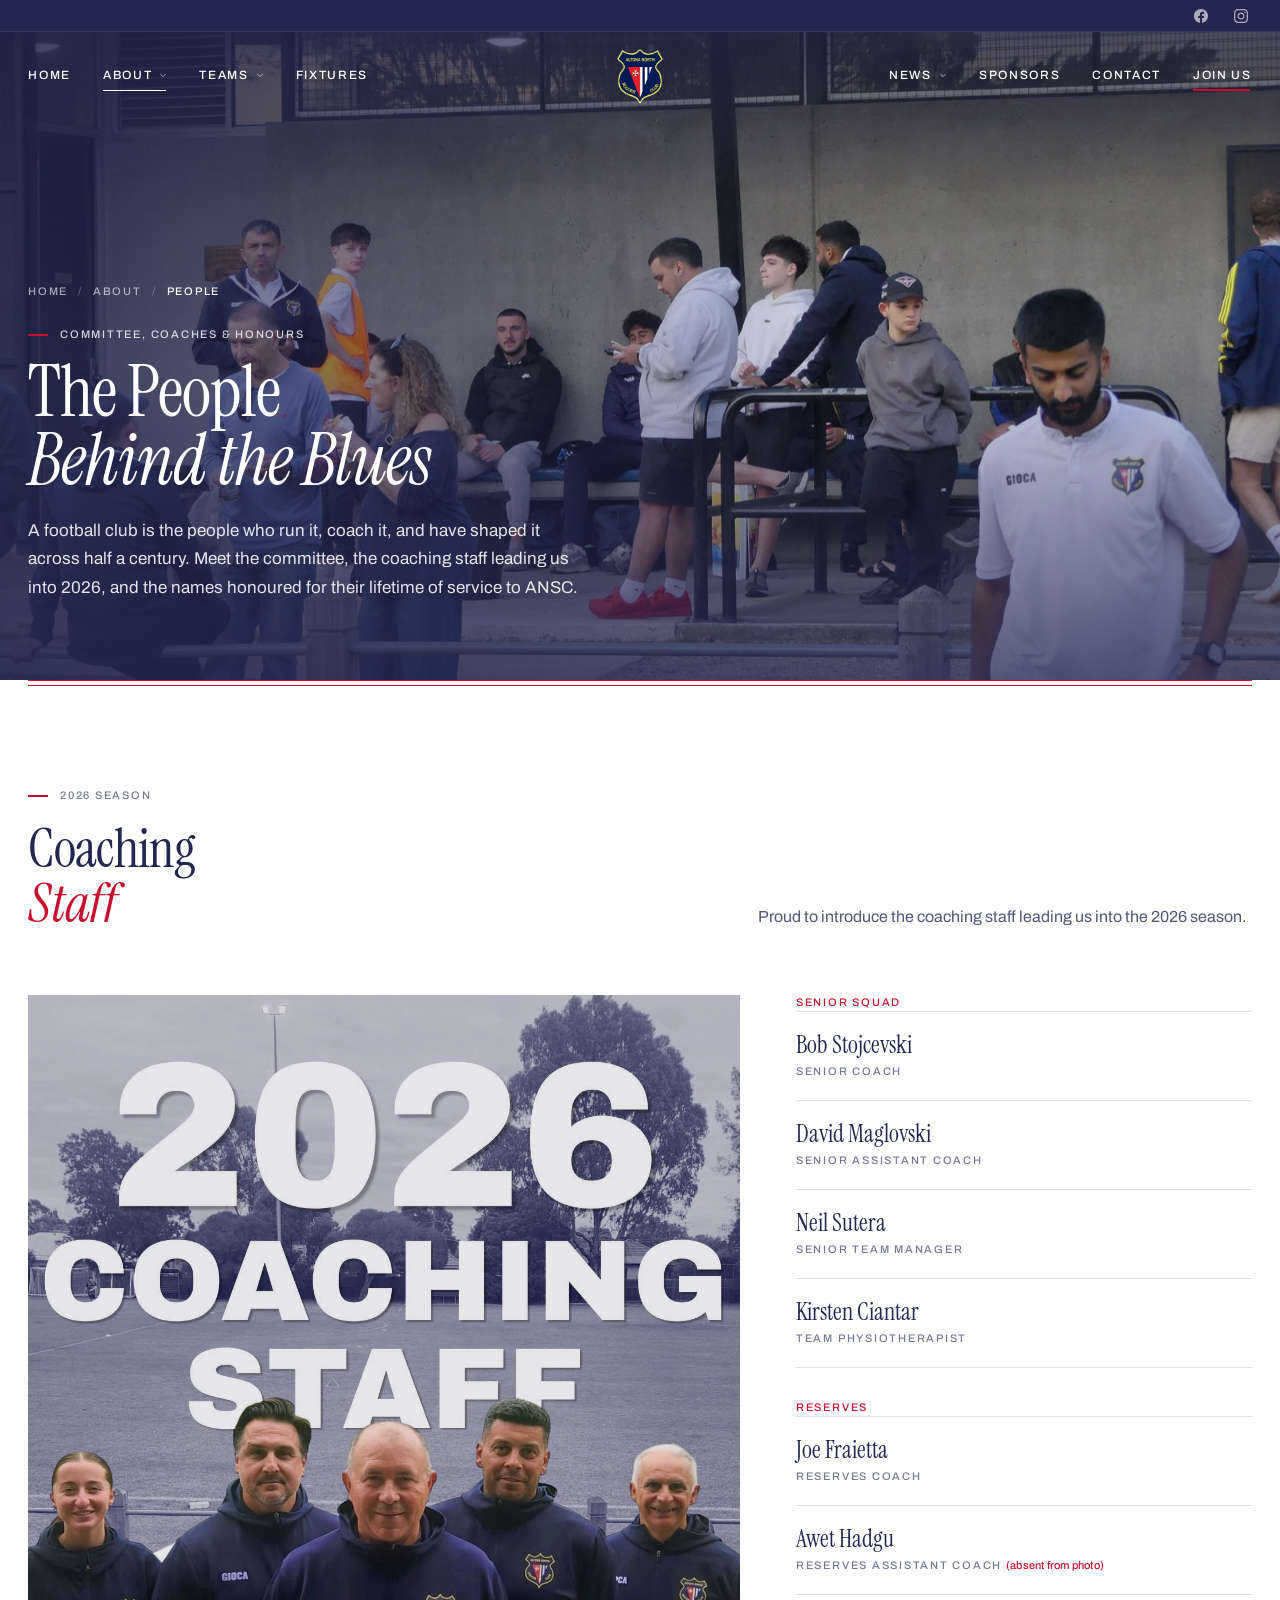
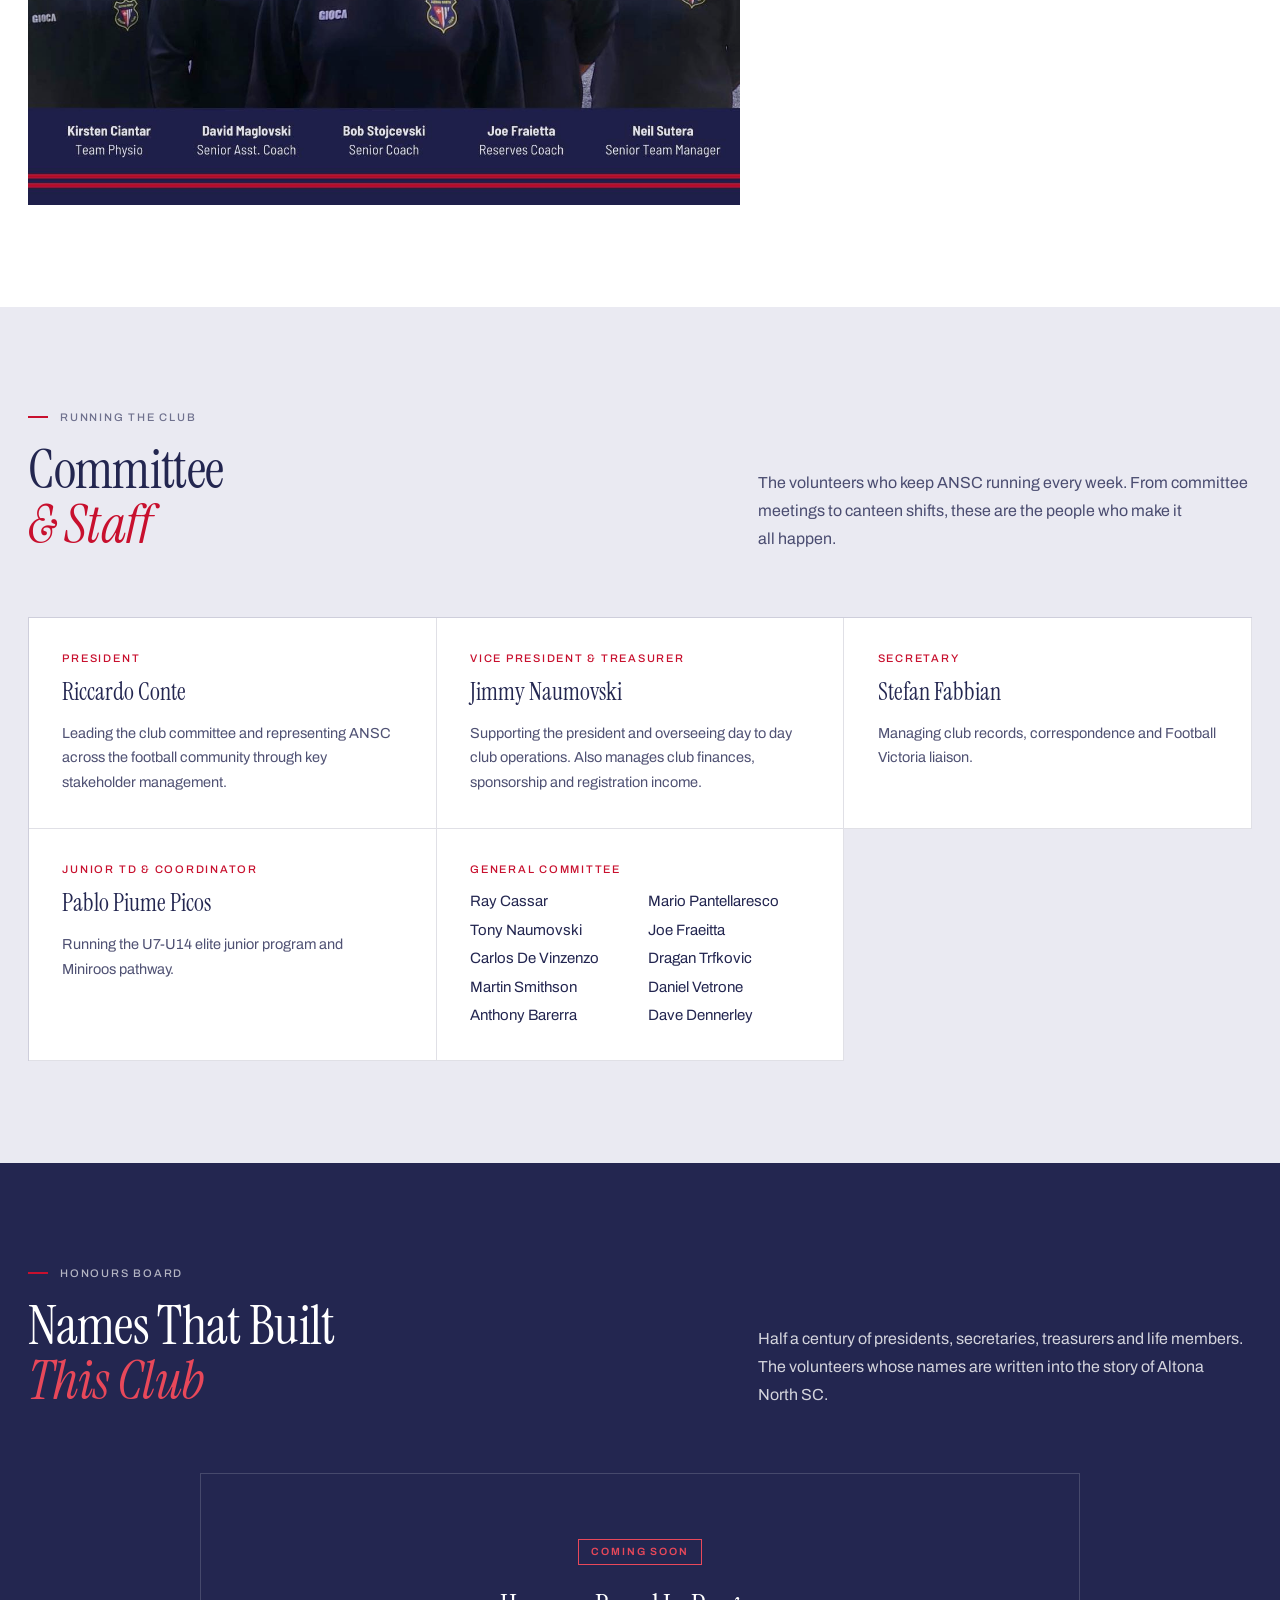
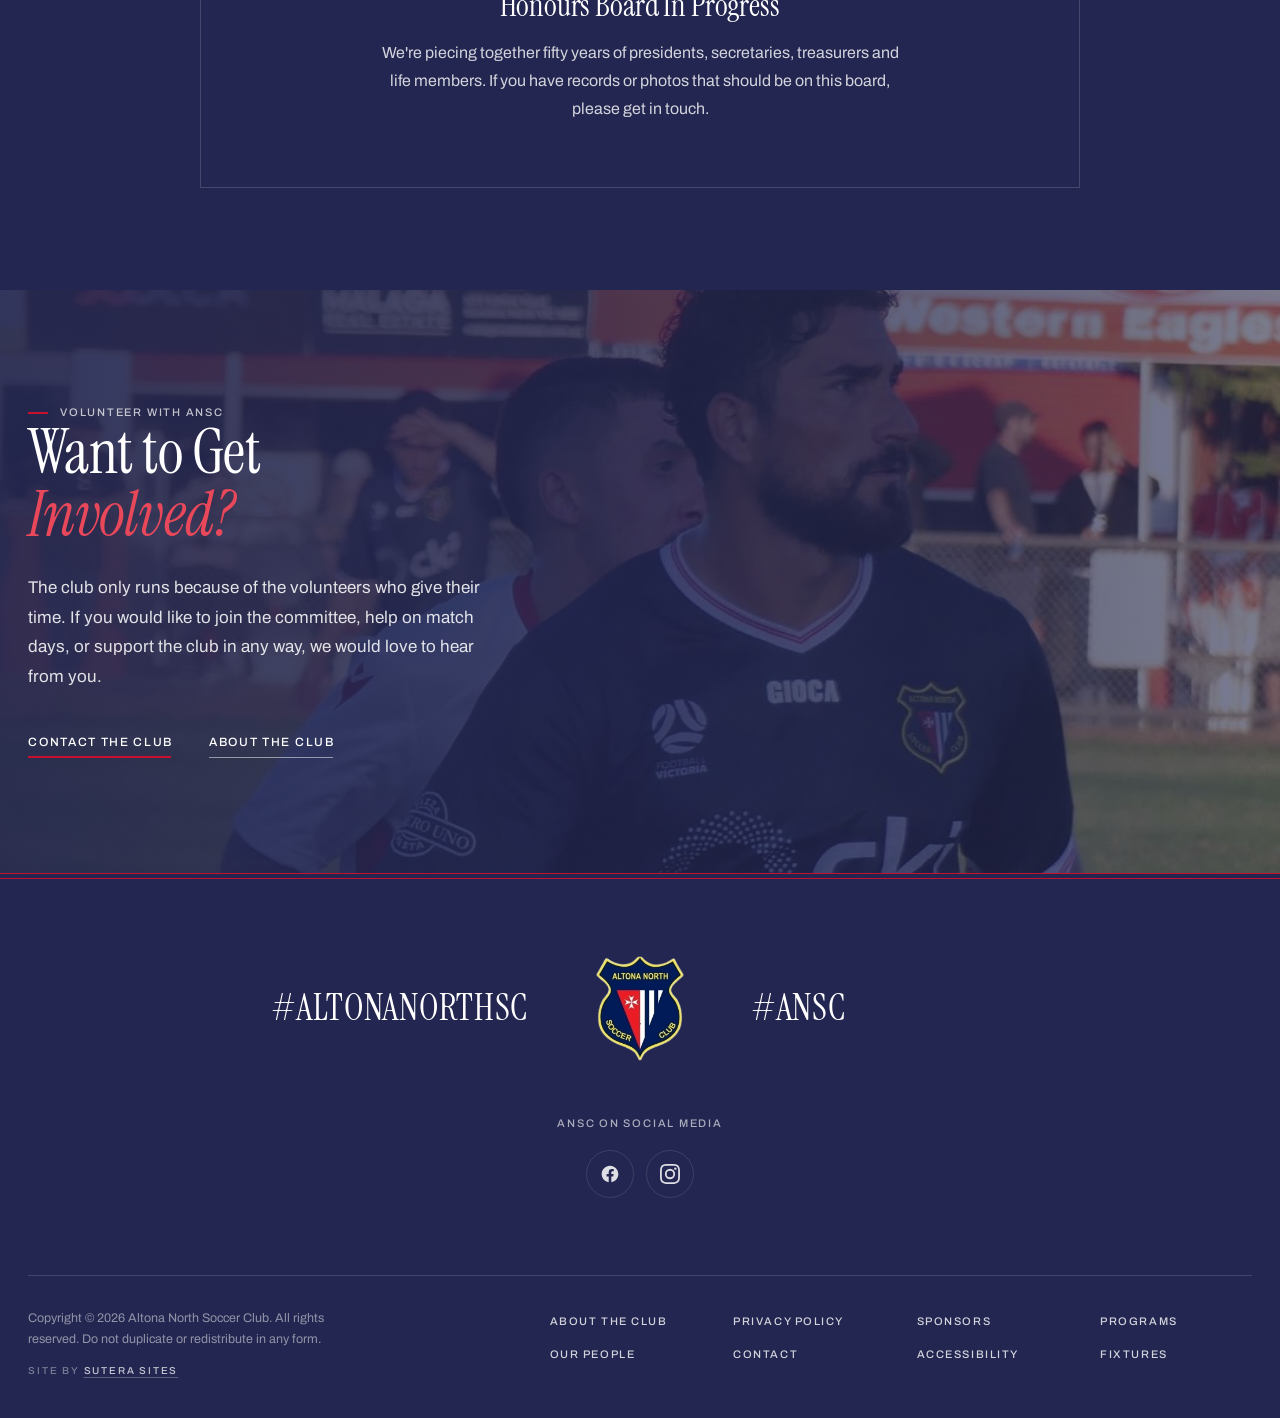
<file: people.html>
<!DOCTYPE html>
<html lang="en">
<head>
  <!-- Google tag (gtag.js) - GA4 G-WQWRHHGJDF -->
  <script async src="https://www.googletagmanager.com/gtag/js?id=G-WQWRHHGJDF"></script>
  <script>
    window.dataLayer = window.dataLayer || [];
    function gtag(){dataLayer.push(arguments);}
    gtag('js', new Date());
    gtag('config', 'G-WQWRHHGJDF');
  </script>
    <meta charset="UTF-8">
    <meta name="viewport" content="width=device-width, initial-scale=1.0">
    <title>Our People - Committee, Coaches & Honours | Altona North SC</title>
    <meta name="description" content="Meet the people behind Altona North Soccer Club. Committee, staff, coaching team for the 2026 season and the club's honours board of past presidents and life members.">
    <link rel="canonical" href="https://www.altonanorthsc.com.au/people">
    <meta property="og:title" content="Our People - Committee, Coaches & Honours | Altona North SC">
    <meta property="og:description" content="The committee, coaching staff and honoured names that have shaped Altona North SC since 1975.">
    <meta property="og:type" content="website">
    <meta property="og:url" content="https://www.altonanorthsc.com.au/people.html">
    <meta property="og:site_name" content="Altona North Soccer Club">
    <meta property="og:locale" content="en_AU">
    <meta property="og:image" content="https://www.altonanorthsc.com.au/Assets/Logo.png">
    <meta property="og:image:width" content="1200">
    <meta property="og:image:height" content="630">
    <meta property="og:image:alt" content="Altona North Soccer Club crest">
    <meta name="twitter:card" content="summary_large_image">
    <meta name="twitter:title" content="Our People - Committee, Coaches & Honours | Altona North SC">
    <meta name="twitter:description" content="The committee, coaching staff and honoured names that have shaped Altona North SC since 1975.">
    <meta name="twitter:image" content="https://www.altonanorthsc.com.au/Assets/Logo.png">
    <meta name="geo.region" content="AU-VIC">
    <meta name="geo.placename" content="Brooklyn, Melbourne">
    <meta name="ICBM" content="-37.8232, 144.8489">
    <link rel="icon" type="image/png" href="Assets/Logo.png">
    <link rel="apple-touch-icon" href="Assets/Logo.png">
<link rel="stylesheet" href="styles.css" />
    <link rel="preconnect" href="https://fonts.googleapis.com">
    <link rel="preconnect" href="https://fonts.gstatic.com" crossorigin>
    <link href="https://fonts.googleapis.com/css2?family=Archivo:wght@400;500;600&family=Instrument+Serif:ital@0;1&display=swap" rel="stylesheet">
    <style>
        * { margin: 0; padding: 0; box-sizing: border-box; }
        html { -webkit-text-size-adjust: 100%; scroll-behavior: smooth; }
        body {
            font-family: var(--sans);
            -webkit-font-smoothing: antialiased;
            -moz-osx-font-smoothing: grayscale;
        }
        img { display: block; max-width: 100%; }
        .skip-link {
            position: absolute; left: var(--gutter); top: 8px; z-index: 100;
            padding: 10px 14px; background: var(--white); color: var(--navy-950);
            font: 500 12px/1 var(--sans); letter-spacing: 0.14em; text-transform: uppercase;
            transform: translateY(-200%);
        }
        .skip-link:focus { transform: translateY(0); }

        /* ---------- Site chrome (2026 redesign): utility bar, nav, mega panels, drawer, footer ---------- */
        :root {
            --navy-950: #232650;
            --navy-900: #2a2d61;
            --navy-800: #303368;
            --red: #c8102e;
            --red-600: #a00d25;
            --white: #ffffff;
            --ink-soft: rgba(255, 255, 255, 0.72);
            --hair: rgba(255, 255, 255, 0.14);

            --serif: "Instrument Serif", "Times New Roman", serif;
            --sans: "Archivo", "Helvetica Neue", Arial, sans-serif;

            --gutter: clamp(20px, 2.2vw, 40px);
            --bar-h: 32px;
            --nav-h: 88px;
            --ease: cubic-bezier(0.22, 1, 0.36, 1);
        }
        /* clip, not hidden: hidden turns body into a scroll box and stops the nav sticking */
        html, body { overflow-x: hidden; overflow-x: clip; }
        .utility, .nav, .drawer, .footer {
            color: var(--white);
            -webkit-font-smoothing: antialiased;
            -moz-osx-font-smoothing: grayscale;
        }
        .utility :focus-visible, .nav :focus-visible, .drawer :focus-visible, .footer :focus-visible {
            outline: 2px solid var(--white);
            outline-offset: 4px;
        }

        /* ---------- Shared underline link (nav, CTAs, panels) ---------- */
        .uline {
            position: relative;
            display: inline-flex;
            align-items: center;
            gap: 7px;
            padding: 8px 0 10px;
            font: 500 12px/1 var(--sans);
            letter-spacing: 0.14em;
            text-transform: uppercase;
            color: var(--white);
            background: none;
            border: 0;
            cursor: pointer;
            transition: transform 0.2s var(--ease);
        }
        .uline::before,
        .uline::after {
            content: "";
            position: absolute;
            left: 0;
            right: 0.14em; /* trailing letter-spacing should not stretch the rule */
            bottom: 0;
            height: 1px;
            background: var(--white);
        }
        .uline::before { opacity: 0; }
        .uline::after {
            transform: scaleX(0);
            transform-origin: right;
            transition: transform 0.5s var(--ease);
        }
        .uline:hover::after,
        .uline:focus-visible::after,
        .uline[aria-expanded="true"]::after,
        .uline.is-current::after {
            transform: scaleX(1);
            transform-origin: left;
        }
        .uline:active { transform: translateY(1px); }

        /* Standing rule under a CTA, white sweeps over it on hover */
        .uline--rule::before { opacity: 0.5; }
        /* Join actions carry the club red */
        .uline--join::before { opacity: 1; height: 2px; background: var(--red); }
        .uline--join::after { height: 2px; }

        .chev { width: 8px; height: 8px; opacity: 0.6; transition: transform 0.4s var(--ease); }
        .uline[aria-expanded="true"] .chev { transform: rotate(180deg); }

        /* ---------- Utility bar ---------- */
        .utility {
            display: none;
            height: var(--bar-h);
            background: var(--navy-950);
            border-bottom: 1px solid rgba(255, 255, 255, 0.06);
        }
        .utility__inner {
            height: 100%;
            padding: 0 var(--gutter);
            display: flex;
            align-items: center;
            justify-content: flex-end;
            gap: 18px;
        }
        .utility a {
            display: inline-flex;
            padding: 4px;
            opacity: 0.62;
            transition: opacity 0.25s var(--ease), transform 0.2s var(--ease);
        }
        .utility a:hover, .utility a:focus-visible { opacity: 1; }
        .utility a:active { transform: translateY(1px); }
        .utility svg { width: 14px; height: 14px; }

        /* ---------- Main nav ---------- */
        .nav {
            position: -webkit-sticky;
            position: sticky;
            top: 0;
            z-index: 50;
            transition: transform 0.45s var(--ease);
        }
        .nav.is-hidden { transform: translateY(-100%); }
        .nav::before {
            content: "";
            position: absolute;
            inset: 0;
            background: var(--navy-950);
            transition: opacity 0.35s var(--ease);
        }
        /* Homepage: floats over the hero, turns solid once the page moves or a panel opens */
        .nav--overlay { margin-bottom: calc(-1 * var(--nav-h)); }
        .nav--overlay::before { opacity: 0; }
        .nav--overlay.is-scrolled::before, .nav--overlay.is-open::before { opacity: 1; }
        .nav__inner {
            position: relative;
            display: grid;
            grid-template-columns: 1fr auto 1fr;
            align-items: center;
            height: var(--nav-h);
            padding: 0 var(--gutter);
        }
        .nav__group { display: none; align-items: center; gap: 32px; }
        .nav__group--right { justify-content: flex-end; }
        .nav__crest {
            grid-column: 2;
            display: block;
            transition: transform 0.5s var(--ease);
        }
        .nav__crest img { height: 60px; width: auto; }
        .nav__crest:hover { transform: scale(1.04); }
        .nav__crest:active { transform: scale(0.98); }

        /* Mobile header controls */
        .nav__menu {
            grid-column: 1;
            justify-self: start;
            display: inline-flex;
            flex-direction: column;
            justify-content: center;
            gap: 6px;
            width: 44px; height: 44px;
            margin-left: -10px;
            padding: 0 10px;
            background: none; border: 0; cursor: pointer;
        }
        .nav__menu span {
            display: block; height: 1.5px; width: 22px; background: var(--white);
            transition: transform 0.4s var(--ease);
        }
        .nav__menu span:last-child { width: 15px; }
        .nav__menu:hover span:last-child { transform: scaleX(1.4667); transform-origin: left; }
        .nav__menu:active { transform: translateY(1px); }
        .nav__join-m { grid-column: 3; justify-self: end; }

        /* ---------- Mega panels ---------- */
        .panel {
            position: absolute;
            top: 100%; left: 0; right: 0;
            background: var(--navy-950);
            border-top: 1px solid var(--hair);
            opacity: 0;
            transform: translateY(-8px);
            pointer-events: none;
            transition: opacity 0.3s var(--ease), transform 0.45s var(--ease);
        }
        .panel.is-open { opacity: 1; transform: translateY(0); pointer-events: auto; }
        .panel__inner {
            display: grid;
            grid-template-columns: repeat(4, minmax(0, 1fr));
            gap: 40px;
            padding: 40px var(--gutter) 52px;
        }
        .panel__title {
            display: inline-block;
            margin-bottom: 14px;
            font: 400 28px/1.1 var(--serif);
            transition: transform 0.4s var(--ease);
        }
        .panel__title:hover { transform: translateX(4px); }
        .panel__links a {
            display: inline-block;
            padding: 5px 0;
            font: 400 14px/1.5 var(--sans);
            opacity: 0.72;
            transition: opacity 0.25s var(--ease), transform 0.4s var(--ease);
        }
        .panel__links a:hover, .panel__links a:focus-visible { opacity: 1; transform: translateX(4px); }
        .panel__links a:active { transform: translateX(4px) translateY(1px); }
        .panel__feature {
            grid-column: 4;
            padding-left: 32px;
            border-left: 1px solid var(--hair);
        }
        .panel__feature-title { margin: 0 0 12px; font: italic 400 30px/1.05 var(--serif); }
        .panel__feature-text { margin: 0 0 18px; font: 400 14px/1.7 var(--sans); color: var(--ink-soft); }

        /* ---------- Footer ---------- */
        .footer {
            --crest-h: clamp(104px, 9vw, 136px);
            position: relative;
            padding: clamp(56px, 6vw, 88px) var(--gutter) 40px;
            background: var(--navy-950);
            color: var(--white);
        }
        /* Club stripes, the same fine double rule as above About */
        .footer::before {
            content: "";
            position: absolute;
            top: 0; left: 0; right: 0;
            height: 6px;
            border-top: 1px solid var(--red);
            border-bottom: 1px solid var(--red);
        }
        .footer__crest { height: var(--crest-h); width: auto; order: -1; margin-bottom: 20px; }
        .footer__inner { max-width: 1600px; margin: 0 auto; }
        .footer__tags {
            display: flex;
            flex-direction: column;
            align-items: center;
            gap: 4px;
            margin: 0;
            text-align: center;
        }
        .footer__tag { font: 400 clamp(1.75rem, 1.3rem + 1.2vw, 2.5rem)/1.1 var(--serif); letter-spacing: 0.02em; }
        .footer__social { margin-top: clamp(36px, 4vw, 52px); text-align: center; }
        .footer__label {
            margin: 0 0 18px;
            font: 500 11px/1.4 var(--sans);
            letter-spacing: 0.16em;
            text-transform: uppercase;
            color: rgba(255, 255, 255, 0.62);
        }
        .footer__icons { display: flex; justify-content: center; gap: 12px; }
        .footer__icons a {
            display: inline-flex; align-items: center; justify-content: center;
            width: 48px; height: 48px;
            border: 1px solid var(--hair);
            border-radius: 50%;
            transition: transform 0.4s var(--ease), opacity 0.25s var(--ease);
            opacity: 0.85;
        }
        .footer__icons a:hover, .footer__icons a:focus-visible { opacity: 1; transform: translateY(-3px); }
        .footer__icons a:active { transform: translateY(0) scale(0.95); }
        .footer__icons svg { width: 20px; height: 20px; }
        .footer__lower {
            display: grid;
            gap: 32px;
            margin-top: clamp(48px, 6vw, 80px);
            padding-top: 32px;
            border-top: 1px solid var(--hair);
        }
        .footer__copy { max-width: 44ch; margin: 0; font: 400 12.5px/1.7 var(--sans); color: rgba(255, 255, 255, 0.5); }
        .footer__credit {
            margin: 14px 0 0;
            font: 500 10px/1.4 var(--sans);
            letter-spacing: 0.18em;
            text-transform: uppercase;
            color: rgba(255, 255, 255, 0.4);
        }
        .footer__credit a {
            color: rgba(255, 255, 255, 0.75);
            text-decoration: underline;
            text-decoration-color: rgba(255, 255, 255, 0.25);
            text-underline-offset: 3px;
        }
        .footer__credit a:hover { text-decoration-color: var(--red); }
        .footer__nav { display: grid; grid-template-columns: repeat(2, minmax(0, 1fr)); gap: 4px 32px; align-content: start; }
        .footer__nav .uline { justify-self: start; font-size: 11px; opacity: 0.8; transition: opacity 0.25s var(--ease), transform 0.2s var(--ease); }
        .footer__nav .uline:hover, .footer__nav .uline:focus-visible { opacity: 1; }

        @media (min-width: 640px) {
            .footer__tags { flex-direction: row; justify-content: center; gap: 0; }
            .footer__tag { flex: 1; }
            .footer__tag:first-child { text-align: right; padding-right: clamp(32px, 5vw, 80px); }
            .footer__tag:last-child { text-align: left; padding-left: clamp(32px, 5vw, 80px); }
            .footer__crest { order: 0; margin-bottom: 0; }
            .footer__nav { grid-template-columns: repeat(4, minmax(0, 1fr)); }
        }
        @media (min-width: 900px) {
            .footer__lower { grid-template-columns: repeat(12, minmax(0, 1fr)); gap: 0 var(--gutter); }
            .footer__legal { grid-column: 1 / 5; }
            .footer__nav { grid-column: 6 / 13; }
        }

        /* ---------- Mobile drawer ---------- */
        .drawer {
            position: fixed;
            inset: 0;
            z-index: 80;
            display: flex;
            flex-direction: column;
            padding: 0 var(--gutter) 32px;
            background: var(--navy-950);
            overflow-y: auto;
            transform: translateX(-100%);
            transition: transform 0.55s var(--ease);
        }
        .drawer.is-open { transform: translateX(0); }
        .drawer__top {
            display: grid;
            grid-template-columns: 1fr auto 1fr;
            align-items: center;
            height: 76px;
            flex-shrink: 0;
        }
        .drawer__top img { grid-column: 2; height: 48px; width: auto; }
        .drawer__close {
            grid-column: 1; grid-row: 1;
            justify-self: start;
            width: 44px; height: 44px;
            margin-left: -10px;
            display: inline-flex; align-items: center; justify-content: center;
            background: none; border: 0; cursor: pointer;
            transition: transform 0.4s var(--ease);
        }
        .drawer__close:hover { transform: rotate(90deg); }
        .drawer__close:active { transform: rotate(90deg) scale(0.92); }
        .drawer__close svg { width: 20px; height: 20px; }
        .drawer__list { margin-top: 20px; border-top: 1px solid var(--hair); }
        .drawer__list > li { border-bottom: 1px solid var(--hair); }
        .drawer__row { display: flex; align-items: center; justify-content: space-between; }
        .drawer__link {
            display: block;
            padding: 14px 0;
            font: 400 34px/1.1 var(--serif);
            background: none; border: 0; cursor: pointer; text-align: left;
            transition: transform 0.4s var(--ease), opacity 0.25s var(--ease);
        }
        .drawer__link:hover { transform: translateX(4px); }
        .drawer__link:active { opacity: 0.7; }
        .drawer__link.is-current { font-style: italic; }
        .drawer__toggle {
            width: 44px; height: 44px;
            margin-right: -10px;
            display: inline-flex; align-items: center; justify-content: center;
            background: none; border: 0; cursor: pointer;
        }
        .drawer__toggle svg { width: 14px; height: 14px; transition: transform 0.4s var(--ease); }
        .drawer__toggle[aria-expanded="true"] svg { transform: rotate(45deg); }
        .drawer__row--button { width: 100%; padding: 0; background: none; border: 0; cursor: pointer; }
        .drawer__row--button[aria-expanded="true"] svg { transform: rotate(45deg); }
        .drawer__sub { padding: 0 0 18px; }
        .drawer__sub a {
            display: block;
            padding: 6px 0;
            font: 400 15px/1.5 var(--sans);
            opacity: 0.72;
            transition: opacity 0.25s var(--ease);
        }
        .drawer__sub a:hover, .drawer__sub a:focus-visible { opacity: 1; }
        .drawer__sub .drawer__subhead {
            margin-top: 10px;
            font: 500 11px/1.5 var(--sans);
            letter-spacing: 0.16em;
            text-transform: uppercase;
            opacity: 0.5;
        }
        .drawer__sub .drawer__subhead:first-child { margin-top: 0; }
        .drawer__join { align-self: flex-start; margin-top: 32px; }
        body.menu-open { overflow: hidden; }

        @media (min-width: 1024px) {
            .utility { display: block; }
            .nav__group { display: flex; }
            .nav__group--left { grid-column: 1; }
            .nav__group--right { grid-column: 3; }
            .nav__menu, .nav__join-m { display: none; }
            .drawer { display: none; }
        }
        @media (max-width: 1023px) {
            :root { --nav-h: 72px; }
            .nav__crest img { height: 46px; }
            .panel { display: none; }
        }
        @media (prefers-reduced-motion: reduce) {
            .nav, .nav::before, .nav *, .nav *::before, .nav *::after,
            .drawer, .drawer *, .footer *, .footer *::before, .footer *::after, .utility * {
                transition-duration: 0.01ms !important;
            }
        }

        /* ---------- Inner pages (2026 redesign): the homepage's system applied to page bodies ---------- */
        .font-heading, .font-body { font-family: var(--sans); }

        /* Each ground sets its own ink, so components read correctly on white, mist or navy */
        .band--white, .stripe-band--white {
            --ground: #ffffff;
            --ink: var(--navy-950);
            --muted: rgba(35, 38, 80, 0.62);
            --body: rgba(35, 38, 80, 0.78);
            --line: rgba(35, 38, 80, 0.14);
            --accent: var(--red);
            --cell: transparent;
            --cell-hover: #f4f4f9;
        }
        .band--mist, .stripe-band--mist {
            --ground: #eaeaf2; /* navy-50 from the site's own palette */
            --ink: var(--navy-950);
            --muted: rgba(35, 38, 80, 0.62);
            --body: rgba(35, 38, 80, 0.8);
            --line: rgba(35, 38, 80, 0.14);
            --accent: var(--red);
            --cell: #ffffff;
            --cell-hover: #f7f7fb;
        }
        .band--navy, .band--photo, .stripe-band--navy, .join {
            --ground: var(--navy-950);
            --ink: #ffffff;
            --muted: rgba(255, 255, 255, 0.66);
            --body: rgba(255, 255, 255, 0.8);
            --line: rgba(255, 255, 255, 0.16);
            --accent: #e8485a; /* lighter red from the site's palette, holds contrast on navy */
            --cell: transparent;
            --cell-hover: rgba(255, 255, 255, 0.04);
        }

        .band {
            position: relative;
            padding: clamp(64px, 8vw, 128px) var(--gutter);
            background: var(--ground);
            color: var(--ink);
        }
        .band :focus-visible, .join :focus-visible { outline: 2px solid var(--ink); outline-offset: 4px; }
        .wrap { position: relative; max-width: 1600px; margin: 0 auto; }
        .wrap--narrow { max-width: 1120px; }

        /* Photo grounds: the picture carries the band, navy keeps the type legible */
        .band--photo { overflow: hidden; }
        .band__bg { position: absolute; inset: 0; margin: 0; }
        .band__bg img { width: 100%; height: 100%; object-fit: cover; }
        .band__bg::after {
            content: "";
            position: absolute; inset: 0;
            background: linear-gradient(90deg, rgba(35, 38, 80, 0.96) 0%, rgba(35, 38, 80, 0.92) 50%, rgba(35, 38, 80, 0.86) 100%);
        }

        /* Club stripes between bands, drawn as the homepage's fine double rule */
        .stripe-band { padding: 0 var(--gutter); background: var(--ground); }
        .stripe-band::before {
            content: "";
            display: block;
            max-width: 1600px;
            height: 6px;
            margin: 0 auto;
            border-top: 1px solid var(--red);
            border-bottom: 1px solid var(--red);
        }

        /* ---------- Page hero ---------- */
        .phero {
            position: relative;
            display: flex;
            align-items: flex-end;
            min-height: clamp(500px, 72vh, 780px);
            min-height: clamp(500px, 72svh, 780px);
            padding: calc(var(--nav-h) + 48px) var(--gutter) clamp(44px, 6vw, 88px);
            overflow: hidden;
            background: var(--navy-950);
            color: var(--white);
        }
        .phero__img {
            position: absolute;
            inset: 0;
            width: 100%;
            height: 100%;
            object-fit: cover;
            animation: settle 2.4s cubic-bezier(0.16, 0.8, 0.3, 1) both;
        }
        @keyframes settle { from { transform: scale(1.05); } }
        .phero__tint {
            position: absolute; inset: 0; pointer-events: none;
            background: var(--navy-950);
            mix-blend-mode: multiply;
            opacity: 0.16;
        }
        .phero__shade {
            position: absolute; inset: 0; pointer-events: none;
            background:
                linear-gradient(180deg, rgba(35, 38, 80, 0.55) 0%, rgba(35, 38, 80, 0) 26%),
                linear-gradient(90deg, rgba(35, 38, 80, 0.7) 0%, rgba(35, 38, 80, 0.32) 38%, rgba(35, 38, 80, 0) 66%),
                linear-gradient(0deg, rgba(35, 38, 80, 0.72) 0%, rgba(35, 38, 80, 0) 48%);
        }
        .phero__content { position: relative; z-index: 2; width: 100%; max-width: 1600px; margin: 0 auto; }
        .phero__inner { max-width: 760px; }
        .crumbs ol {
            display: flex;
            flex-wrap: wrap;
            align-items: center;
            gap: 4px 10px;
            margin: 0;
            padding: 0;
            list-style: none;
            font: 500 11px/1.4 var(--sans);
            letter-spacing: 0.16em;
            text-transform: uppercase;
            color: rgba(255, 255, 255, 0.62);
        }
        .crumbs a { transition: color 0.25s var(--ease); }
        .crumbs a:hover, .crumbs a:focus-visible { color: var(--white); }
        .crumbs [aria-current="page"] { color: var(--white); }
        .crumbs .crumbs__sep { opacity: 0.45; }
        .phero .eyebrow { margin-top: 28px; color: rgba(255, 255, 255, 0.8); }
        .phero__title {
            margin: 16px 0 0;
            font: 400 clamp(3rem, 1.7rem + 3.4vw, 5.25rem)/0.96 var(--serif);
            letter-spacing: -0.015em;
            text-wrap: balance;
        }
        .phero__title em { font-style: italic; }
        .phero__lead {
            max-width: 56ch;
            margin: 22px 0 0;
            font: 400 16px/1.7 var(--sans);
            color: rgba(255, 255, 255, 0.88);
            text-wrap: pretty;
        }
        @media (min-width: 900px) { .phero__lead { font-size: 17px; } }
        @media (max-width: 899px) {
            /* Text spans the full width here, so it needs ground from below, not from the left */
            .phero__shade {
                background:
                    linear-gradient(180deg, rgba(35, 38, 80, 0.55) 0%, rgba(35, 38, 80, 0) 22%),
                    linear-gradient(0deg, rgba(35, 38, 80, 0.94) 0%, rgba(35, 38, 80, 0.74) 45%, rgba(35, 38, 80, 0) 88%);
            }
        }

        /* Print hero: a small or archival photo framed beside the title, the homepage History treatment */
        .phero--print { align-items: center; }
        .phero--print .phero__content { display: grid; grid-template-columns: minmax(0, 1fr); gap: 40px; align-items: center; }
        .phero__print {
            justify-self: start;
            width: fit-content;
            max-width: 100%;
            margin: 0;
            padding: clamp(8px, 1vw, 14px);
            background: var(--white);
            box-shadow: 0 1px 2px rgba(0, 0, 0, 0.2), 0 30px 60px -28px rgba(0, 0, 0, 0.65);
        }
        .phero__print img { width: auto; max-width: 100%; height: auto; max-height: min(320px, 46vh); }
        @media (min-width: 900px) {
            .phero--print .phero__content { grid-template-columns: repeat(12, minmax(0, 1fr)); gap: 0 var(--gutter); }
            .phero--print .phero__inner { grid-column: 1 / 7; grid-row: 1; }
            .phero__print { grid-column: 8 / 13; grid-row: 1; justify-self: end; }
            .phero__print img { max-height: min(540px, 64vh); }
        }
        @media (max-width: 899px) { .phero__print { order: -1; } }

        .rise { animation: rise 1s var(--ease) both; }
        .rise-1 { animation-delay: 0.12s; }
        .rise-2 { animation-delay: 0.24s; }
        .rise-3 { animation-delay: 0.36s; }
        @keyframes rise { from { opacity: 0; transform: translateY(14px); } }

        /* ---------- Type ---------- */
        .eyebrow {
            display: flex;
            align-items: center;
            gap: 12px;
            margin: 0;
            font: 500 11px/1.4 var(--sans);
            letter-spacing: 0.16em;
            text-transform: uppercase;
            color: var(--muted);
        }
        .eyebrow::before { content: ""; width: 20px; height: 2px; background: var(--red); flex-shrink: 0; }
        .title {
            margin: 0;
            font: 400 clamp(2.5rem, 1.6rem + 2.2vw, 4rem)/1.02 var(--serif);
            letter-spacing: -0.012em;
            text-wrap: balance;
        }
        .title em, .num em { font-style: italic; color: var(--accent); }
        .subtitle {
            margin: 0;
            font: 400 clamp(1.625rem, 1.35rem + 0.7vw, 2.125rem)/1.1 var(--serif);
            letter-spacing: -0.005em;
        }
        .subtitle--lg { font-size: clamp(2rem, 1.5rem + 1.3vw, 2.875rem); line-height: 1.05; }
        .subtitle--sm { font-size: clamp(1.5rem, 1.3rem + 0.5vw, 1.875rem); }
        .subtitle--xs { font-size: 1.375rem; line-height: 1.2; }
        .name { font: 400 clamp(1.375rem, 1.2rem + 0.4vw, 1.625rem)/1.15 var(--serif); color: var(--ink); }
        .name--sm { font-size: 1.25rem; }
        .name--lg { font-size: clamp(1.75rem, 1.4rem + 1vw, 2.5rem); }
        .num { font: 400 clamp(3rem, 2.2rem + 2.2vw, 4.5rem)/1 var(--serif); letter-spacing: -0.02em; color: var(--ink); }
        .num--sm { font-size: clamp(2.25rem, 1.8rem + 1.2vw, 3rem); }
        .label {
            margin: 0;
            font: 500 11px/1.45 var(--sans);
            letter-spacing: 0.16em;
            text-transform: uppercase;
            color: var(--muted);
        }
        .label--red { color: var(--accent); }
        .label__note { color: var(--accent); text-transform: none; letter-spacing: 0.02em; }
        .text {
            max-width: 60ch;
            margin: 0;
            font: 400 16px/1.75 var(--sans);
            color: var(--body);
            text-wrap: pretty;
        }
        .text--lead { font-size: 17px; }
        .text--sm { font-size: 14.5px; line-height: 1.7; }
        .text--xs { font-size: 12.5px; line-height: 1.6; color: var(--muted); }
        .text strong { font-weight: 600; color: var(--ink); }
        .text a, .faq__a a {
            color: var(--ink);
            text-decoration: underline;
            text-decoration-color: var(--accent);
            text-decoration-thickness: 1px;
            text-underline-offset: 4px;
        }
        .text a:hover, .faq__a a:hover { text-decoration-thickness: 2px; }

        /* Vertical rhythm inside text columns, heads and the closing band */
        .stack > * + * { margin-top: 20px; }
        .stack > .eyebrow + .title, .stack > .badge + .eyebrow { margin-top: 18px; }
        .stack > .badge + .title { margin-top: 22px; }
        .stack > .title + *, .stack > .join__title + * { margin-top: 28px; }
        .stack > .ctas, .stack > .ticks, .stack > .cells, .stack > .rows, .stack > .note { margin-top: 36px; }

        /* Underline links read in the ground's ink; join actions keep the club red */
        .band .uline, .notice .uline, .formcard .uline { color: var(--ink); }
        .band .uline::before, .band .uline::after,
        .notice .uline::before, .notice .uline::after,
        .formcard .uline::before, .formcard .uline::after { background: currentColor; }
        .band .uline--join::before, .notice .uline--join::before, .join .uline--join::before { background: var(--red); }
        .uline--sm { padding: 6px 0 8px; font-size: 11px; }
        .ctas { display: flex; flex-wrap: wrap; align-items: center; gap: 14px 36px; }
        .ctas--col { flex-direction: column; align-items: flex-start; }

        /* ---------- Section heads: title left, words right, like the homepage sponsors head ---------- */
        .head { display: grid; gap: 24px 40px; margin-bottom: clamp(40px, 5vw, 72px); }
        .head:last-child { margin-bottom: 0; }
        .head__main > .title { margin-top: 18px; }
        .head__aside > * + * { margin-top: 18px; }
        .head__aside > .ctas { margin-top: 30px; }
        .head--center { justify-items: center; text-align: center; }
        .head--center .eyebrow { justify-content: center; }
        .head--center .text { margin-left: auto; margin-right: auto; }
        @media (min-width: 900px) {
            .head--split { grid-template-columns: repeat(12, minmax(0, 1fr)); align-items: end; gap: 0 var(--gutter); }
            .head--split > .head__main { grid-column: 1 / 7; }
            .head--split > .head__aside { grid-column: 8 / 13; }
        }

        /* ---------- Split: picture one side, words the other ---------- */
        .split { display: grid; grid-template-columns: minmax(0, 1fr); gap: 40px; align-items: center; }
        @media (min-width: 900px) {
            .split { grid-template-columns: repeat(12, minmax(0, 1fr)); gap: 0 var(--gutter); }
            .split > * { grid-row: 1; }
            .split--body-last > .split__aside { grid-column: 1 / 7; }
            .split--body-last > .split__body { grid-column: 8 / 13; }
            .split--body-first > .split__body { grid-column: 1 / 6; }
            .split--body-first > .split__aside { grid-column: 7 / 13; }
            .split--top { align-items: start; }
        }

        .media { position: relative; overflow: hidden; background: var(--navy-950); }
        .media img { width: 100%; height: 100%; object-fit: cover; transition: transform 1.4s var(--ease); }
        .media::after {
            content: "";
            position: absolute; inset: 0; pointer-events: none;
            background: var(--navy-950);
            mix-blend-mode: multiply;
            opacity: 0.12;
        }
        .media:hover img { transform: scale(1.04); }
        .media--tall { aspect-ratio: 4 / 3; }
        .media--wide { aspect-ratio: 16 / 10; }
        .media--portrait { aspect-ratio: 4 / 5; }
        .media--natural img { height: auto; }
        @media (min-width: 900px) { .media--tall { aspect-ratio: 1 / 1; } }

        /* ---------- Hairline grids (the homepage's fixtures and sponsors language) ---------- */
        .cells { gap: 0 !important; border-top: 1px solid var(--line); border-left: 1px solid var(--line); }
        .cells > * { border-right: 1px solid var(--line); border-bottom: 1px solid var(--line); background: var(--cell); }
        .cell {
            position: relative;
            display: flex;
            flex-direction: column;
            gap: 12px;
            min-width: 0;
            padding: clamp(24px, 2.6vw, 40px);
            transition: background-color 0.35s var(--ease);
        }
        .cells--tight > .cell { padding: 20px 22px; }
        .cells--roomy > .cell { padding: clamp(28px, 3.4vw, 52px); }
        .cell--row { flex-direction: row; align-items: center; gap: 16px; }
        .cell--between { justify-content: space-between; }
        .cell--link { cursor: pointer; }
        .cell--link:hover, .cell--link:focus-visible { background: var(--cell-hover); }
        .cell--link:active { transform: translateY(1px); }
        .cell--link:hover .uline::after, .cell--link:focus-visible .uline::after { transform: scaleX(1); transform-origin: left; }
        .cell > .text { margin-top: 2px; }
        .cell > .uline { align-self: flex-start; justify-self: start; margin-top: 8px; }
        .cell > svg:first-child, .cell__top > svg { width: 28px; height: 28px; color: var(--accent); }
        .cell__top { display: flex; align-items: center; justify-content: space-between; gap: 12px; margin-bottom: 12px; }
        .cell__foot {
            display: flex;
            gap: 12px;
            margin-top: auto;
            padding-top: 16px;
            border-top: 1px solid var(--line);
        }
        .cell__foot > svg { width: 16px; height: 16px; color: var(--muted); }
        .cell__arrow { flex: none; width: 18px; height: 18px; color: var(--muted); transition: transform 0.4s var(--ease), color 0.25s var(--ease); }
        .cell--link:hover .cell__arrow { transform: translateX(4px); color: var(--accent); }
        .cell__logo { height: 150px; margin-bottom: 8px; }
        @media (max-width: 639px) {
            .cells--tight > .cell { padding: 16px 14px; }
            .cells--tight > .cell--row { gap: 12px; }
            .cells--tight .jersey { width: 38px; height: 38px; font-size: 18px; }
            .cells--tight .name--sm { font-size: 1.125rem; overflow-wrap: anywhere; }
        }
        .cell__logo img { max-height: 140px; mix-blend-mode: multiply; }
        @media (min-width: 640px) {
            /* A lone sponsor at the end spans the row, logo beside the words */
            .cells--feature-last > .cell:last-child:nth-child(odd) {
                grid-column: 1 / -1;
                display: grid;
                grid-template-columns: minmax(0, 1fr) minmax(0, 1.4fr);
                grid-template-rows: auto auto auto 1fr;
                column-gap: clamp(24px, 4vw, 64px);
                max-width: none;
                margin: 0;
            }
            .cells--feature-last > .cell:last-child:nth-child(odd) > .cell__logo { grid-row: 1 / -1; height: 100%; margin: 0; }
            .cells--feature-last > .cell:last-child:nth-child(odd) > :not(.cell__logo) { grid-column: 2; }
        }

        /* Hairline lists */
        .rows { border-top: 1px solid var(--line); }
        .row { display: flex; flex-direction: column; gap: 4px; padding: 20px 0; border-bottom: 1px solid var(--line); }
        .row--icon { flex-direction: row; align-items: flex-start; gap: 20px; }
        .row--icon > div:last-child > * + * { margin-top: 6px; }
        .ticks { max-width: 60ch; margin: 0; padding: 0; list-style: none; border-top: 1px solid var(--line); }
        .ticks > li {
            display: flex;
            align-items: baseline;
            gap: 14px;
            padding: 13px 0;
            border-bottom: 1px solid var(--line);
            font: 400 15px/1.55 var(--sans);
            color: var(--ink);
        }
        .ticks > li::before { content: ""; flex: none; width: 14px; height: 2px; background: var(--red); transform: translateY(-4px); }

        .icon, .jersey {
            flex: none;
            display: grid;
            place-items: center;
            width: 48px;
            height: 48px;
            border: 1px solid var(--line);
            border-radius: 50%;
            color: var(--accent);
        }
        .icon svg { width: 20px; height: 20px; }
        .jersey { font: 400 22px/1 var(--serif); color: var(--ink); }
        .jersey--captain { background: var(--red); border-color: var(--red); color: #ffffff; }
        .tag {
            display: inline-block;
            padding: 3px 7px;
            border: 1px solid var(--line);
            font: 600 9.5px/1.2 var(--sans);
            letter-spacing: 0.14em;
            text-transform: uppercase;
            color: var(--muted);
        }
        .tag--red { border-color: rgba(200, 16, 46, 0.45); color: var(--accent); }
        .chip {
            display: inline-flex;
            align-items: center;
            gap: 8px;
            padding: 8px 14px;
            border: 1px solid var(--line);
            font: 500 11px/1.2 var(--sans);
            letter-spacing: 0.14em;
            text-transform: uppercase;
            color: var(--ink);
        }
        .chip svg { width: 14px; height: 14px; color: var(--accent); }
        .badge {
            display: inline-flex;
            align-items: center;
            padding: 7px 12px;
            border: 1px solid currentColor;
            font: 600 10.5px/1 var(--sans);
            letter-spacing: 0.18em;
            text-transform: uppercase;
            color: var(--accent);
        }
        .note { padding-top: 22px; border-top: 1px solid var(--line); }
        .note > * + * { margin-top: 12px; }
        .notice {
            max-width: 880px;
            margin: 0 auto;
            padding: clamp(36px, 5vw, 72px) clamp(24px, 5vw, 72px);
            border: 1px solid var(--line);
            background: var(--cell);
            text-align: center;
        }
        .band--white .notice { background: #f4f4f9; border-color: transparent; }
        .notice > * + * { margin-top: 16px; }
        .notice > .badge + * { margin-top: 24px; }
        .notice > .uline { margin-top: 28px; }
        .notice .text { margin-left: auto; margin-right: auto; }
        .feature { border: 1px solid var(--line); overflow: hidden; }
        .vrule { width: 1px; height: 40px; background: var(--line); }
        .hashtag { font: 400 clamp(2.25rem, 1.6rem + 2vw, 3.5rem)/1.1 var(--serif); letter-spacing: 0.01em; }
        .hashtag--accent { font-style: italic; color: var(--accent); }

        /* ---------- History timeline ---------- */
        .tl__line { width: 1px; background: var(--line); }
        .tl__dot { top: 22px; width: 11px; height: 11px; margin-left: -5px; border-radius: 50%; background: var(--red); box-shadow: 0 0 0 6px var(--ground); }
        @media (min-width: 768px) { .tl__dot { top: 50%; margin-left: 0; margin-top: -5px; } }
        .tl__year { font: italic 400 clamp(2.5rem, 1.8rem + 2vw, 3.75rem)/1 var(--serif); letter-spacing: -0.015em; color: var(--accent); }
        .tl__item .subtitle { margin-top: 10px; }
        .tl__item .text { margin-top: 12px; }
        .tl__item .text-right .text { margin-left: auto; }

        /* ---------- FAQs ---------- */
        .faqs { max-width: 1120px; border-top: 1px solid var(--line); }
        .faq { border-bottom: 1px solid var(--line); }
        .faq > summary {
            display: flex;
            align-items: center;
            justify-content: space-between;
            gap: 24px;
            padding: 24px 0;
            cursor: pointer;
            list-style: none;
            transition: opacity 0.25s var(--ease);
        }
        .faq > summary::-webkit-details-marker { display: none; }
        .faq > summary:hover .faq__title { transform: translateX(4px); }
        .faq__title { margin: 0; font: 400 clamp(1.3rem, 1.1rem + 0.5vw, 1.625rem)/1.25 var(--serif); transition: transform 0.4s var(--ease); }
        .faq__icon { flex: none; width: 14px; height: 14px; color: var(--accent); transition: transform 0.4s var(--ease); }
        .faq[open] .faq__icon { transform: rotate(45deg); }
        .faq__a { max-width: 72ch; padding: 0 0 28px; }
        .faq__a > * + * { margin-top: 12px; }

        /* ---------- Contact ---------- */
        .contact-card { display: flex; align-items: flex-start; gap: 18px; padding-top: 22px; border-top: 1px solid var(--line); }
        .contact-icon {
            flex: none;
            display: grid;
            place-items: center;
            width: 44px;
            height: 44px;
            border: 1px solid var(--line);
            border-radius: 50%;
            color: var(--accent);
        }
        .contact-icon svg { width: 18px; height: 18px; }
        .contact-label { display: block; margin-bottom: 6px; font: 500 11px/1.4 var(--sans); letter-spacing: 0.16em; text-transform: uppercase; color: var(--muted); }
        .contact-value { font: 400 clamp(1.375rem, 1.2rem + 0.5vw, 1.75rem)/1.2 var(--serif); color: var(--ink); overflow-wrap: anywhere; }
        .contact-value a { text-decoration: underline; text-decoration-color: transparent; text-underline-offset: 5px; transition: text-decoration-color 0.25s var(--ease); }
        .contact-value a:hover { text-decoration-color: var(--red); }
        .contact-meta { margin: 4px 0 0; font: 400 13.5px/1.6 var(--sans); color: var(--muted); }
        .contact-social {
            display: inline-flex;
            align-items: center;
            justify-content: center;
            width: 46px;
            height: 46px;
            border: 1px solid var(--line);
            border-radius: 50%;
            color: var(--ink);
            transition: transform 0.4s var(--ease), border-color 0.25s var(--ease);
        }
        .contact-social:hover { transform: translateY(-3px); border-color: var(--ink); }
        .contact-social:active { transform: translateY(0) scale(0.95); }
        .contact-social svg { width: 18px; height: 18px; }

        /* ---------- Forms (the homepage enquiry card) ---------- */
        .formcard {
            padding: clamp(28px, 3.6vw, 56px);
            background: var(--white);
            color: var(--navy-950);
            box-shadow: 0 30px 60px -30px rgba(10, 12, 40, 0.4);
            --ink: var(--navy-950);
            --muted: rgba(35, 38, 80, 0.62);
            --line: rgba(35, 38, 80, 0.14);
            --accent: var(--red);
        }
        .formcard__head { margin-bottom: 32px; }
        .formcard__head > * + * { margin-top: 12px; }
        .enquiry {
            display: grid;
            gap: 28px;
            padding: clamp(28px, 3.6vw, 56px);
            background: var(--white);
            color: var(--navy-950);
            box-shadow: 0 30px 60px -30px rgba(10, 12, 40, 0.45);
        }
        .enquiry--bare { padding: 0; background: none; box-shadow: none; }
        .enquiry .uline { color: var(--navy-950); }
        .enquiry .uline::before, .enquiry .uline::after { background: currentColor; }
        .enquiry__row { display: grid; grid-template-columns: minmax(0, 1fr); gap: 28px; }
        .form-label {
            display: block;
            margin-bottom: 4px;
            font: 500 11px/1.4 var(--sans);
            letter-spacing: 0.14em;
            text-transform: uppercase;
            color: rgba(35, 38, 80, 0.7);
        }
        .form-label .required { margin-left: 2px; color: var(--red); }
        .form-field {
            width: 100%;
            padding: 10px 0 12px;
            font: 400 16px/1.4 var(--sans);
            color: var(--navy-950);
            background: transparent;
            border: 0;
            border-bottom: 1px solid rgba(35, 38, 80, 0.28);
            border-radius: 0;
            -webkit-appearance: none;
            appearance: none;
        }
        .form-field:hover { border-bottom-color: rgba(35, 38, 80, 0.5); }
        .form-field:focus, .form-field:focus-visible { outline: none; border-bottom-color: var(--navy-950); box-shadow: 0 1px 0 0 var(--navy-950); }
        .form-field::placeholder { color: rgba(35, 38, 80, 0.38); }
        select.form-field {
            padding-right: 24px;
            cursor: pointer;
            background-image: url("data:image/svg+xml;utf8,<svg xmlns='http://www.w3.org/2000/svg' width='12' height='12' viewBox='0 0 12 12'><path fill='none' stroke='%23232650' stroke-width='1.5' d='M2 4.5l4 4 4-4'/></svg>");
            background-repeat: no-repeat;
            background-position: right 2px center;
        }
        select.form-field:invalid { color: rgba(35, 38, 80, 0.45); }
        select.form-field option { color: var(--navy-950); }
        textarea.form-field { min-height: 116px; resize: vertical; }
        .enquiry__submit {
            justify-self: start;
            padding: 18px 34px;
            font: 600 12px/1 var(--sans);
            letter-spacing: 0.16em;
            text-transform: uppercase;
            color: var(--white);
            background: var(--red);
            border: 0;
            cursor: pointer;
            transition: transform 0.2s var(--ease), background-color 0.25s var(--ease);
        }
        .enquiry__submit:hover { background: var(--red-600); }
        .enquiry__submit:active { transform: translateY(1px); }
        .enquiry__submit:focus-visible { outline: 2px solid var(--navy-950); outline-offset: 3px; }
        @media (min-width: 640px) { .enquiry__row { grid-template-columns: minmax(0, 1fr) minmax(0, 1fr); } }

        /* ---------- Closing band (the homepage join) ---------- */
        .join {
            position: relative;
            overflow: hidden;
            padding: clamp(72px, 9vw, 140px) var(--gutter);
            background: var(--navy-950);
            color: var(--white);
        }
        .join__bg { position: absolute; inset: 0; margin: 0; }
        .join__bg img { width: 100%; height: 100%; object-fit: cover; }
        .join__bg::after {
            content: "";
            position: absolute; inset: 0;
            background: linear-gradient(90deg, rgba(35, 38, 80, 0.93) 0%, rgba(35, 38, 80, 0.82) 45%, rgba(35, 38, 80, 0.6) 100%);
        }
        .join__grid {
            position: relative;
            max-width: 1600px;
            margin: 0 auto;
            display: grid;
            grid-template-columns: minmax(0, 1fr);
            gap: 48px;
            align-items: center;
        }
        .join .eyebrow { color: rgba(255, 255, 255, 0.72); }
        .join__title { margin: 0; font: 400 clamp(2.75rem, 1.8rem + 2.6vw, 4.5rem)/1 var(--serif); letter-spacing: -0.012em; text-wrap: balance; }
        .join__title em { font-style: italic; color: #e8485a; }
        .join__intro { max-width: 46ch; margin: 0; font: 400 17px/1.75 var(--sans); color: rgba(255, 255, 255, 0.86); }
        .join__content > .ctas { margin-top: 36px; }
        @media (min-width: 1024px) {
            .join__grid { grid-template-columns: repeat(12, minmax(0, 1fr)); gap: 0 var(--gutter); }
            .join__content { grid-column: 1 / 8; }
            .join__grid--form > .join__content { grid-column: 1 / 6; }
            .join__grid--form > .enquiry { grid-column: 7 / 13; }
        }

        /* ---------- Legal (privacy policy) ---------- */
        .legal-doc { max-width: 760px; margin: 0 auto; font: 400 16px/1.8 var(--sans); color: var(--body); }
        .legal-doc .legal-meta { margin: 0 0 32px; font: 500 11px/1.4 var(--sans); letter-spacing: 0.16em; text-transform: uppercase; color: var(--muted); }
        .legal-doc .legal-meta::before { content: ""; display: inline-block; width: 20px; height: 2px; margin-right: 12px; vertical-align: middle; background: var(--red); }
        .legal-doc h2 {
            margin: 48px 0 14px;
            font: 400 clamp(1.75rem, 1.45rem + 0.9vw, 2.375rem)/1.1 var(--serif);
            letter-spacing: -0.005em;
            color: var(--ink);
        }
        .legal-doc p { margin: 0 0 16px; }
        .legal-doc p.intro { font-size: 18px; color: var(--ink); }
        .legal-doc ul { margin: 0 0 16px; padding: 0; list-style: none; border-top: 1px solid var(--line); }
        .legal-doc li { display: flex; gap: 14px; padding: 10px 0; border-bottom: 1px solid var(--line); }
        .legal-doc li::before { content: ""; flex: none; width: 14px; height: 2px; margin-top: 0.9em; background: var(--red); }
        .legal-doc a { color: var(--ink); text-decoration: underline; text-decoration-color: var(--red); text-underline-offset: 4px; }
        .legal-doc a:hover { text-decoration-thickness: 2px; }

        /* ---------- Scroll reveal: same easing as the homepage ---------- */
        .fade-in { opacity: 0; transform: translateY(18px); transition: opacity 0.9s var(--ease), transform 0.9s var(--ease); }
        .fade-in.visible { opacity: 1; transform: none; }

        @media (prefers-reduced-motion: reduce) {
            *, *::before, *::after {
                animation-duration: 0.01ms !important;
                animation-iteration-count: 1 !important;
                transition-duration: 0.01ms !important;
            }
            .fade-in { opacity: 1; transform: none; }
        }
        .namelist { font: 400 15px/1.5 var(--sans); color: var(--ink); }
        @media (min-width: 768px) { .tl__item .md\:text-right .text { margin-left: auto; } }
    </style>

    <!-- JSON-LD Structured Data -->
    <script type="application/ld+json">
    {
        "@context": "https://schema.org",
        "@graph": [
            { "@type": "SportsOrganization", "@id": "https://www.altonanorthsc.com.au/#organization" },
            {
                "@type": "AboutPage",
                "url": "https://www.altonanorthsc.com.au/people.html",
                "name": "Our People - Committee, Coaches & Honours | Altona North SC",
                "description": "Meet the people behind Altona North Soccer Club. Committee, staff, coaching team for the 2026 season and the club's honours board of past presidents and life members.",
                "isPartOf": { "@id": "https://www.altonanorthsc.com.au/#website" },
                "about": { "@id": "https://www.altonanorthsc.com.au/#organization" }
            },
            {
                "@type": "BreadcrumbList",
                "itemListElement": [
                    { "@type": "ListItem", "position": 1, "name": "Home", "item": "https://www.altonanorthsc.com.au/" },
                    { "@type": "ListItem", "position": 2, "name": "About", "item": "https://www.altonanorthsc.com.au/about.html" },
                    { "@type": "ListItem", "position": 3, "name": "People", "item": "https://www.altonanorthsc.com.au/people.html" }
                ]
            }
        ]
    }
    </script>
  <!-- Sutera lead events (GA4) -->
  <script>/* SUTERA_LEAD_EVENTS */
  (function(){
    function ev(n, p){ if (typeof window.gtag === 'function') { window.gtag('event', n, Object.assign({transport_type:'beacon'}, p||{})); } }
    document.addEventListener('click', function(e){
      var a = e.target.closest ? e.target.closest('a[href^="tel:"]') : null;
      if (a) ev('click_to_call', { link_url: a.getAttribute('href') });
    }, true);
    document.addEventListener('submit', function(e){
      var f = e.target;
      if (!f || f.tagName !== 'FORM' || f.hasAttribute('data-no-lead')) return;
      var action = f.getAttribute('action') || '';
      var isLead = /formspree/i.test(action) || f.querySelector('input[type="email"], input[type="tel"], textarea');
      if (isLead) ev('generate_lead', { form_id: f.id || f.getAttribute('name') || 'contact' });
    }, true);
  })();
  </script>
</head>
<body class="bg-navy-950 text-white font-body">
    <a href="#main" class="skip-link">Skip to main content</a>

    <!-- Navigation - Top Utility Bar -->
    <div class="utility">
        <div class="utility__inner">
            <a href="https://www.facebook.com/altonanorthsc/" target="_blank" rel="noopener noreferrer" aria-label="Facebook">
                <svg fill="currentColor" viewBox="0 0 24 24" aria-hidden="true"><path d="M24 12.073c0-6.627-5.373-12-12-12s-12 5.373-12 12c0 5.99 4.388 10.954 10.125 11.854v-8.385H7.078v-3.47h3.047V9.43c0-3.007 1.792-4.669 4.533-4.669 1.312 0 2.686.235 2.686.235v2.953H15.83c-1.491 0-1.956.925-1.956 1.874v2.25h3.328l-.532 3.47h-2.796v8.385C19.612 23.027 24 18.062 24 12.073z"/></svg>
            </a>
            <a href="https://www.instagram.com/altonanorthsc/" target="_blank" rel="noopener noreferrer" aria-label="Instagram">
                <svg fill="currentColor" viewBox="0 0 24 24" aria-hidden="true"><path d="M12 2.163c3.204 0 3.584.012 4.85.07 3.252.148 4.771 1.691 4.919 4.919.058 1.265.069 1.645.069 4.849 0 3.205-.012 3.584-.069 4.849-.149 3.225-1.664 4.771-4.919 4.919-1.266.058-1.644.07-4.85.07-3.204 0-3.584-.012-4.849-.07-3.26-.149-4.771-1.699-4.919-4.92-.058-1.265-.07-1.644-.07-4.849 0-3.204.013-3.583.07-4.849.149-3.227 1.664-4.771 4.919-4.919 1.266-.057 1.645-.069 4.849-.069zm0-2.163c-3.259 0-3.667.014-4.947.072-4.358.2-6.78 2.618-6.98 6.98-.059 1.281-.073 1.689-.073 4.948 0 3.259.014 3.668.072 4.948.2 4.358 2.618 6.78 6.98 6.98 1.281.058 1.689.072 4.948.072 3.259 0 3.668-.014 4.948-.072 4.354-.2 6.782-2.618 6.979-6.98.059-1.28.073-1.689.073-4.948 0-3.259-.014-3.667-.072-4.947-.196-4.354-2.617-6.78-6.979-6.98-1.281-.059-1.69-.073-4.949-.073zm0 5.838c-3.403 0-6.162 2.759-6.162 6.162s2.759 6.163 6.162 6.163 6.162-2.759 6.162-6.163c0-3.403-2.759-6.162-6.162-6.162zm0 10.162c-2.209 0-4-1.79-4-4 0-2.209 1.791-4 4-4s4 1.791 4 4c0 2.21-1.791 4-4 4zm6.406-11.845c-.796 0-1.441.645-1.441 1.44s.645 1.44 1.441 1.44c.795 0 1.439-.645 1.439-1.44s-.644-1.44-1.439-1.44z"/></svg>
            </a>
        </div>
    </div>

    <!-- Navigation - Main Nav (split around the crest) -->
    <nav class="nav nav--overlay" id="mainNav" aria-label="Main">
        <div class="nav__inner">
            <!-- Mobile: menu left, crest centre, Join Us right -->
            <button class="nav__menu" id="mobileMenuBtn" aria-label="Open menu" aria-expanded="false" aria-controls="mobileMenu">
                <span></span><span></span>
            </button>

            <ul class="nav__group nav__group--left">
                    <li><a href="index.html" class="uline">Home</a></li>
                    <li data-panel="about">
                        <a href="about.html" class="uline is-current" aria-current="page" aria-haspopup="true" aria-expanded="false" aria-controls="panel-about">
                            About
                            <svg class="chev" fill="none" stroke="currentColor" viewBox="0 0 12 12" aria-hidden="true"><path stroke-width="1.5" d="M2 4.5l4 4 4-4"/></svg>
                        </a>
                    </li>
                    <li data-panel="teams">
                        <a href="teams.html" class="uline" aria-haspopup="true" aria-expanded="false" aria-controls="panel-teams">
                            Teams
                            <svg class="chev" fill="none" stroke="currentColor" viewBox="0 0 12 12" aria-hidden="true"><path stroke-width="1.5" d="M2 4.5l4 4 4-4"/></svg>
                        </a>
                    </li>
                    <li><a href="fixtures.html" class="uline">Fixtures</a></li>
            </ul>

            <a href="index.html" class="nav__crest" aria-label="Altona North SC Home">
                <img src="Assets/Logo.png" alt="Altona North Soccer Club crest" width="166" height="200">
            </a>

            <ul class="nav__group nav__group--right">
                    <li data-panel="news">
                        <button class="uline" aria-haspopup="true" aria-expanded="false" aria-controls="panel-news">
                            News
                            <svg class="chev" fill="none" stroke="currentColor" viewBox="0 0 12 12" aria-hidden="true"><path stroke-width="1.5" d="M2 4.5l4 4 4-4"/></svg>
                        </button>
                    </li>
                    <li><a href="sponsors.html" class="uline">Sponsors</a></li>
                    <li><a href="get-involved.html" class="uline">Contact</a></li>
                    <li><a href="get-involved.html" class="uline uline--join">Join Us</a></li>
            </ul>

            <a href="get-involved.html" class="nav__join-m uline uline--join">Join Us</a>
        </div>

        <!-- Mega Menu Panels -->

            <!-- About Panel -->
            <div class="panel" id="panel-about" inert>
                <div class="panel__inner">
                    <div>
                        <a href="the-club.html" class="panel__title">The Club</a>
                        <ul class="panel__links">
                            <li><a href="the-club.html#history">Club History</a></li>
                            <li><a href="the-club.html#kits">Kit History</a></li>
                            <li><a href="the-club.html#honours">Achievements</a></li>
                            <li><a href="the-club.html#ground">D.N. Duane Reserve</a></li>
                        </ul>
                    </div>
                    <div>
                        <a href="people.html" class="panel__title">People</a>
                        <ul class="panel__links">
                            <li><a href="people.html#committee">Committee &amp; Staff</a></li>
                            <li><a href="people.html#coaching">Coaching Staff</a></li>
                            <li><a href="people.html#honours">Honours</a></li>
                        </ul>
                    </div>
                    <div>
                        <a href="get-involved.html" class="panel__title">Get Involved</a>
                        <ul class="panel__links">
                            <li><a href="get-involved.html#faqs">FAQs</a></li>
                            <li><a href="get-involved.html#membership">Membership</a></li>
                            <li><a href="get-involved.html#contact">Contact Us</a></li>
                        </ul>
                    </div>
                    <div class="panel__feature">
                        <p class="panel__feature-title">Est. 1975</p>
                        <p class="panel__feature-text">Nearly 50 years of community football in Melbourne's west. From grassroots juniors to State League 2 - proudly representing Brooklyn and Altona North.</p>
                        <a href="the-club.html" class="uline uline--rule">Learn Our Story</a>
                    </div>
                </div>
            </div>

            <!-- Teams Panel -->
            <div class="panel" id="panel-teams" inert>
                <div class="panel__inner">
                    <div>
                        <a href="senior-football.html" class="panel__title">Senior Football</a>
                        <ul class="panel__links">
                            <li><a href="senior-football.html#senior-mens">Senior Men's Squad</a></li>
                            <li><a href="senior-football.html#reserves">Reserves</a></li>
                            <li><a href="senior-football.html#metro">Metro</a></li>
                        </ul>
                    </div>
                    <div>
                        <a href="junior-football.html" class="panel__title">Junior Football</a>
                        <ul class="panel__links">
                            <li><a href="junior-football.html#juniors">Elite Juniors (U7-U14)</a></li>
                            <li><a href="junior-football.html#miniroos">Junior Development Pathway</a></li>
                            <li><a href="junior-football.html#eoi-2027">2027 Junior EOI</a></li>
                        </ul>
                    </div>
                    <div>
                        <a href="get-involved.html" class="panel__title">Join a Team</a>
                        <ul class="panel__links">
                            <li><a href="get-involved.html#faqs">FAQs</a></li>
                            <li><a href="get-involved.html#membership">Social Membership</a></li>
                            <li><a href="get-involved.html#contact">Contact Us</a></li>
                        </ul>
                    </div>
                    <div class="panel__feature">
                        <p class="panel__feature-title">2026 Season</p>
                        <p class="panel__feature-text">FV State League 2 North/West. Registrations open for all age groups - from Miniroos through to senior men's football.</p>
                        <a href="get-involved.html#contact" class="uline uline--join">Register Now</a>
                    </div>
                </div>
            </div>

            <!-- News Panel -->
            <div class="panel" id="panel-news" inert>
                <div class="panel__inner">
                    <div>
                        <a href="media.html" class="panel__title">Media</a>
                        <ul class="panel__links">
                            <li><a href="#">Photo Gallery</a></li>
                        </ul>
                    </div>
                    <div>
                        <a href="connect.html" class="panel__title">Connect</a>
                        <ul class="panel__links">
                            <li><a href="https://www.facebook.com/altonanorthsc/" target="_blank" rel="noopener noreferrer">Facebook</a></li>
                            <li><a href="https://www.instagram.com/altonanorthsc/" target="_blank" rel="noopener noreferrer">Instagram</a></li>
                        </ul>
                    </div>
                    <div class="panel__feature">
                        <p class="panel__feature-title">#AltonaNorthSC</p>
                        <p class="panel__feature-text">Stay up to date with all the latest from ANSC. Follow us on social media for match day content, behind-the-scenes, and club announcements.</p>
                        <a href="https://www.instagram.com/altonanorthsc/" target="_blank" rel="noopener noreferrer" class="uline uline--rule">Follow Us</a>
                    </div>
                </div>
            </div>

    </nav>

    <!-- Mobile Menu -->
    <div class="drawer" id="mobileMenu" aria-label="Menu" inert>
        <div class="drawer__top">
            <button class="drawer__close" id="mobileMenuClose" aria-label="Close menu">
                <svg fill="none" stroke="currentColor" viewBox="0 0 20 20" aria-hidden="true"><path stroke-width="1.5" d="M4 4l12 12M16 4L4 16"/></svg>
            </button>
            <img src="Assets/Logo.png" alt="" width="166" height="200" loading="lazy">
        </div>

        <ul class="drawer__list">
            <li><a href="index.html" class="drawer__link">Home</a></li>
            <li>
                <div class="drawer__row">
                    <a href="about.html" class="drawer__link is-current" aria-current="page">About</a>
                    <button class="drawer__toggle" aria-expanded="false" aria-controls="m-about" aria-label="Toggle About menu">
                        <svg fill="none" stroke="currentColor" viewBox="0 0 14 14" aria-hidden="true"><path stroke-width="1.5" d="M7 1v12M1 7h12"/></svg>
                    </button>
                </div>
                <div class="drawer__sub" id="m-about" hidden>
                    <a href="the-club.html" class="drawer__subhead">The Club</a>
                    <a href="the-club.html#history">Club History</a>
                    <a href="the-club.html#kits">Kit History</a>
                    <a href="the-club.html#honours">Achievements</a>
                    <a href="the-club.html#ground">D.N. Duane Reserve</a>
                    <a href="people.html" class="drawer__subhead">People</a>
                    <a href="people.html#committee">Committee &amp; Staff</a>
                    <a href="people.html#coaching">Coaching Staff</a>
                    <a href="people.html#honours">Honours</a>
                    <a href="get-involved.html" class="drawer__subhead">Get Involved</a>
                    <a href="get-involved.html#faqs">FAQs</a>
                    <a href="get-involved.html#membership">Social Membership</a>
                    <a href="get-involved.html#contact">Contact</a>
                </div>
            </li>
            <li>
                <div class="drawer__row">
                    <a href="teams.html" class="drawer__link">Teams</a>
                    <button class="drawer__toggle" aria-expanded="false" aria-controls="m-teams" aria-label="Toggle Teams menu">
                        <svg fill="none" stroke="currentColor" viewBox="0 0 14 14" aria-hidden="true"><path stroke-width="1.5" d="M7 1v12M1 7h12"/></svg>
                    </button>
                </div>
                <div class="drawer__sub" id="m-teams" hidden>
                    <a href="senior-football.html" class="drawer__subhead">Senior Football</a>
                    <a href="senior-football.html">Senior Men's Squad</a>
                    <a href="senior-football.html">Reserves</a>
                    <a href="senior-football.html">Metro</a>
                    <a href="junior-football.html" class="drawer__subhead">Junior Football</a>
                    <a href="junior-football.html">Elite Juniors (U7-U14)</a>
                    <a href="junior-football.html">Junior Development Pathway</a>
                    <a href="junior-football.html#eoi-2027">2027 Junior EOI</a>
                    <a href="get-involved.html" class="drawer__subhead">Join a Team</a>
                    <a href="get-involved.html#faqs">FAQs</a>
                    <a href="get-involved.html#membership">Social Membership</a>
                    <a href="get-involved.html#contact">Contact Us</a>
                </div>
            </li>
            <li><a href="fixtures.html" class="drawer__link">Fixtures</a></li>
            <li>
                <button class="drawer__row drawer__row--button" aria-expanded="false" aria-controls="m-news">
                    <span class="drawer__link">News</span>
                    <span class="drawer__toggle" aria-hidden="true">
                        <svg fill="none" stroke="currentColor" viewBox="0 0 14 14"><path stroke-width="1.5" d="M7 1v12M1 7h12"/></svg>
                    </span>
                </button>
                <div class="drawer__sub" id="m-news" hidden>
                    <a href="media.html" class="drawer__subhead">Media</a>
                    <a href="media.html#gallery">Photo Gallery</a>
                    <a href="media.html#matchday">Match Day Photos</a>
                    <a href="connect.html" class="drawer__subhead">Connect</a>
                    <a href="https://www.facebook.com/altonanorthsc/" target="_blank" rel="noopener noreferrer">Facebook</a>
                    <a href="https://www.instagram.com/altonanorthsc/" target="_blank" rel="noopener noreferrer">Instagram</a>
                </div>
            </li>
            <li><a href="sponsors.html" class="drawer__link">Sponsors</a></li>
            <li><a href="get-involved.html" class="drawer__link">Contact</a></li>
        </ul>

        <!-- Mobile CTA -->
        <a href="get-involved.html" class="drawer__join uline uline--join">Join Us</a>
    </div>

    <main id="main">

    <!-- Breadcrumb -->
    

    <!-- Page Header -->
    <header class="phero"><img class="phero__img" src="Assets/Hero Images/Supporters - Round 8 v Surf Coast.jpg" alt="" fetchpriority="high"><div class="phero__tint" aria-hidden="true"></div><div class="phero__shade" aria-hidden="true"></div><div class="phero__content"><div class="phero__inner"><nav class="crumbs rise" aria-label="Breadcrumb"><ol><li><a href="index.html">Home</a></li><li class="crumbs__sep" aria-hidden="true">/</li><li><a href="about.html">About</a></li><li class="crumbs__sep" aria-hidden="true">/</li><li aria-current="page">People</li></ol></nav><p class="eyebrow rise rise-1">Committee, Coaches & Honours</p><h1 class="phero__title rise rise-2">
                The People<br><em>Behind the Blues</em>
            </h1><p class="phero__lead rise rise-3">
                A football club is the people who run it, coach it, and have shaped it across half a century. Meet the committee, the coaching staff leading us into 2026, and the names honoured for their lifetime of service to ANSC.
            </p></div></div></header>

    <div class="stripe-band stripe-band--white" aria-hidden="true"></div>

    <!-- Coaching Staff Section -->
    <section id="coaching" class="band band--white">
        <div class="wrap">
            <div class="head head--split fade-in"><div class="head__main"><p class="eyebrow">2026 Season</p><h2 class="title">
                    Coaching<br><em>Staff</em>
                </h2></div><div class="head__aside"><p class="text max-w-2xl">
                    Proud to introduce the coaching staff leading us into the 2026 season.
                </p></div></div>

            <div class="grid lg:grid-cols-5 gap-10 lg:gap-14 items-start">
                <div class="lg:col-span-3 fade-in">
                    <div class="media media--natural">
                        <img src="Assets/Coaching Staff 2026.jpg" alt="Altona North SC 2026 coaching staff group photograph" loading="lazy">
                    </div>
                </div>

                <div class="lg:col-span-2 fade-in space-y-8">
                    <div>
                        <div class="label label--red mb-4">Senior Squad</div>
                        <div class="rows">
                            <div class="row">
                                <div class="name">Bob Stojcevski</div>
                                <div class="label">Senior Coach</div>
                            </div>
                            <div class="row">
                                <div class="name">David Maglovski</div>
                                <div class="label">Senior Assistant Coach</div>
                            </div>
                            <div class="row">
                                <div class="name">Neil Sutera</div>
                                <div class="label">Senior Team Manager</div>
                            </div>
                            <div class="row">
                                <div class="name">Kirsten Ciantar</div>
                                <div class="label">Team Physiotherapist</div>
                            </div>
                        </div>
                    </div>

                    <div>
                        <div class="label label--red mb-4">Reserves</div>
                        <div class="rows">
                            <div class="row">
                                <div class="name">Joe Fraietta</div>
                                <div class="label">Reserves Coach</div>
                            </div>
                            <div class="row">
                                <div class="name">Awet Hadgu</div>
                                <div class="label">Reserves Assistant Coach <span class="label__note">(absent from photo)</span></div>
                            </div>
                        </div>
                    </div>
                </div>
            </div>
        </div>
    </section>

    <!-- Committee & Staff Section -->
    <section id="committee" class="band band--mist">
        <div class="wrap">
            <div class="head head--split fade-in"><div class="head__main"><p class="eyebrow">Running the Club</p><h2 class="title">
                    Committee<br><em>& Staff</em>
                </h2></div><div class="head__aside"><p class="text max-w-2xl">
                    The volunteers who keep ANSC running every week. From committee meetings to canteen shifts, these are the people who make it all happen.
                </p></div></div>

            <div class="cells grid sm:grid-cols-2 lg:grid-cols-3">
                <div class="cell fade-in">
                    <div class="label label--red">President</div>
                    <div class="name">Riccardo Conte</div>
                    <p class="text text--sm">Leading the club committee and representing ANSC across the football community through key stakeholder management.</p>
                </div>
                <div class="cell fade-in">
                    <div class="label label--red">Vice President &amp; Treasurer</div>
                    <div class="name">Jimmy Naumovski</div>
                    <p class="text text--sm">Supporting the president and overseeing day to day club operations. Also manages club finances, sponsorship and registration income.</p>
                </div>
                <div class="cell fade-in">
                    <div class="label label--red">Secretary</div>
                    <div class="name">Stefan Fabbian</div>
                    <p class="text text--sm">Managing club records, correspondence and Football Victoria liaison.</p>
                </div>
                <div class="cell fade-in">
                    <div class="label label--red">Junior TD &amp; Coordinator</div>
                    <div class="name">Pablo Piume Picos</div>
                    <p class="text text--sm">Running the U7-U14 elite junior program and Miniroos pathway.</p>
                </div>
                <div class="cell fade-in">
                    <div class="label label--red">General Committee</div>
                    <ul class="namelist grid grid-cols-2 gap-x-4 gap-y-1.5">
                        <li>Ray Cassar</li>
                        <li>Mario Pantellaresco</li>
                        <li>Tony Naumovski</li>
                        <li>Joe Fraeitta</li>
                        <li>Carlos De Vinzenzo</li>
                        <li>Dragan Trfkovic</li>
                        <li>Martin Smithson</li>
                        <li>Daniel Vetrone</li>
                        <li>Anthony Barerra</li>
                        <li>Dave Dennerley</li>
                    </ul>
                </div>
            </div>
        </div>
    </section>

    <!-- Honours Board Section -->
    <section id="honours" class="band band--navy">
        <div class="wrap">
            <div class="head head--split fade-in"><div class="head__main"><p class="eyebrow">Honours Board</p><h2 class="title">
                    Names That Built<br><em>This Club</em>
                </h2></div><div class="head__aside"><p class="text max-w-2xl">
                    Half a century of presidents, secretaries, treasurers and life members. The volunteers whose names are written into the story of Altona North SC.
                </p></div></div>

            <div class="notice fade-in">
                <span class="badge">Coming Soon</span>
                <h3 class="subtitle">Honours Board In Progress</h3>
                <p class="text max-w-xl">
                    We're piecing together fifty years of presidents, secretaries, treasurers and life members. If you have records or photos that should be on this board, please get in touch.
                </p>
            </div>
        </div>
    </section>

    <!-- CTA Section -->
    <section class="join"><div class="join__bg" aria-hidden="true"><img src="Assets/Senior Player.jpg" alt="" loading="lazy"></div><div class="join__grid"><div class="join__content stack">
            <p class="eyebrow">Volunteer with ANSC</p>
            <h2 class="join__title">
                Want to Get<br><em>Involved?</em>
            </h2>
            
            <p class="join__intro">
                The club only runs because of the volunteers who give their time. If you would like to join the committee, help on match days, or support the club in any way, we would love to hear from you.
            </p>
            <div class="ctas">
                <a href="get-involved.html#contact" class="uline uline--join">
                    
                    Contact the Club
                </a>
                <a href="the-club.html" class="uline uline--rule">
                    About the Club
                    
                </a>
            </div>
        </div></div></section>

    </main>

    <!-- Footer -->
    <footer class="footer">
        <div class="footer__inner">
            <!-- Crest flanked by the hashtags -->
            <div class="footer__tags">
                <span class="footer__tag">#ALTONANORTHSC</span>
                <img src="Assets/Logo.png" alt="Altona North Soccer Club crest" class="footer__crest" width="166" height="200" loading="lazy">
                <span class="footer__tag">#ANSC</span>
            </div>

            <!-- Social Media -->
            <div class="footer__social">
                <p class="footer__label">ANSC on Social Media</p>
                <div class="footer__icons">
                    <a href="https://www.facebook.com/altonanorthsc/" target="_blank" rel="noopener noreferrer" aria-label="Facebook"><svg fill="currentColor" viewBox="0 0 24 24" aria-hidden="true"><path d="M22 12c0-5.523-4.477-10-10-10S2 6.477 2 12c0 4.991 3.657 9.128 8.438 9.878v-6.987h-2.54V12h2.54V9.797c0-2.506 1.492-3.89 3.777-3.89 1.094 0 2.238.195 2.238.195v2.46h-1.26c-1.243 0-1.63.771-1.63 1.562V12h2.773l-.443 2.89h-2.33v6.988C18.343 21.128 22 16.991 22 12z"/></svg></a>
                    <a href="https://www.instagram.com/altonanorthsc/" target="_blank" rel="noopener noreferrer" aria-label="Instagram"><svg fill="currentColor" viewBox="0 0 24 24" aria-hidden="true"><path d="M12 2.163c3.204 0 3.584.012 4.85.07 3.252.148 4.771 1.691 4.919 4.919.058 1.265.069 1.645.069 4.849 0 3.205-.012 3.584-.069 4.849-.149 3.225-1.664 4.771-4.919 4.919-1.266.058-1.644.07-4.85.07-3.204 0-3.584-.012-4.849-.07-3.26-.149-4.771-1.699-4.919-4.92-.058-1.265-.07-1.644-.07-4.849 0-3.204.013-3.583.07-4.849.149-3.227 1.664-4.771 4.919-4.919 1.266-.057 1.645-.069 4.849-.069zM12 0C8.741 0 8.333.014 7.053.072 2.695.272.273 2.69.073 7.052.014 8.333 0 8.741 0 12c0 3.259.014 3.668.072 4.948.2 4.358 2.618 6.78 6.98 6.98C8.333 23.986 8.741 24 12 24c3.259 0 3.668-.014 4.948-.072 4.354-.2 6.782-2.618 6.979-6.98.059-1.28.073-1.689.073-4.948 0-3.259-.014-3.667-.072-4.947-.196-4.354-2.617-6.78-6.979-6.98C15.668.014 15.259 0 12 0zm0 5.838a6.162 6.162 0 100 12.324 6.162 6.162 0 000-12.324zM12 16a4 4 0 110-8 4 4 0 010 8zm6.406-11.845a1.44 1.44 0 100 2.881 1.44 1.44 0 000-2.881z"/></svg></a>
                </div>
            </div>

            <!-- Lower Footer: Copyright + Links -->
            <div class="footer__lower">
                <div class="footer__legal">
                    <p class="footer__copy">Copyright &copy; 2026 Altona North Soccer Club. All rights reserved. Do not duplicate or redistribute in any form.</p>
                    <p class="footer__credit">Site by <a href="https://suterasites.com.au" target="_blank" rel="noopener noreferrer">Sutera Sites</a></p>
                </div>

                <nav class="footer__nav" aria-label="Footer navigation">
                    <a href="the-club.html" class="uline">About the Club</a>
                    <a href="privacy.html" class="uline">Privacy Policy</a>
                    <a href="index.html#sponsors" class="uline">Sponsors</a>
                    <a href="index.html#programs" class="uline">Programs</a>
                    <a href="people.html" class="uline">Our People</a>
                    <a href="get-involved.html#contact" class="uline">Contact</a>
                    <a href="#" class="uline">Accessibility</a>
                    <a href="fixtures.html" class="uline">Fixtures</a>
                </nav>
            </div>
        </div>
    </footer>

    <!-- Scripts -->
    <script>
        // Honours board tabs
        document.querySelectorAll('.honours-tab').forEach(tab => {
            tab.addEventListener('click', () => {
                const name = tab.dataset.honoursTab;
                document.querySelectorAll('.honours-tab').forEach(t => t.classList.remove('active'));
                document.querySelectorAll('.honours-panel').forEach(p => p.classList.remove('active'));
                tab.classList.add('active');
                const panel = document.querySelector(`[data-honours-panel="${name}"]`);
                if (panel) panel.classList.add('active');
            });
        });

        // Scroll animations
        const observer = new IntersectionObserver((entries) => {
            entries.forEach(entry => { if (entry.isIntersecting) entry.target.classList.add('visible'); });
        }, { threshold: 0.1, rootMargin: '0px 0px -50px 0px' });
        document.querySelectorAll('.fade-in').forEach(el => observer.observe(el));

    </script>
    <script>
    // Site nav: mega panels, mobile drawer, and a bar that tucks away on the way down
    (() => {
        const nav = document.getElementById('mainNav');
        const triggers = [...nav.querySelectorAll('[data-panel]')];
        let openName = null;
        let closeTimer = null;

        function setPanel(name) {
            clearTimeout(closeTimer);
            openName = name;
            triggers.forEach((li) => {
                const on = li.dataset.panel === name;
                li.querySelector('[aria-haspopup]').setAttribute('aria-expanded', on ? 'true' : 'false');
                const panel = document.getElementById('panel-' + li.dataset.panel);
                panel.classList.toggle('is-open', on);
                panel.inert = !on;
            });
            nav.classList.toggle('is-open', !!name);
        }
        function closeSoon() {
            clearTimeout(closeTimer);
            closeTimer = setTimeout(() => setPanel(null), 140);
        }

        triggers.forEach((li) => {
            li.addEventListener('mouseenter', () => setPanel(li.dataset.panel));
            li.addEventListener('focusin', () => setPanel(li.dataset.panel));
            const btn = li.querySelector('button');
            if (btn) btn.addEventListener('click', () => setPanel(openName === li.dataset.panel ? null : li.dataset.panel));
        });
        nav.querySelectorAll('.nav__group > li:not([data-panel])').forEach((li) => {
            li.addEventListener('mouseenter', () => setPanel(null));
            li.addEventListener('focusin', () => setPanel(null));
        });
        nav.addEventListener('mouseleave', closeSoon);
        nav.addEventListener('mouseenter', () => clearTimeout(closeTimer));
        nav.addEventListener('focusout', (e) => { if (!nav.contains(e.relatedTarget)) setPanel(null); });
        document.addEventListener('keydown', (e) => {
            if (e.key !== 'Escape' || !openName) return;
            const trigger = nav.querySelector(`[data-panel="${openName}"] [aria-haspopup]`);
            setPanel(null);
            trigger.focus();
        });

        // ---------- Mobile drawer ----------
        const drawer = document.getElementById('mobileMenu');
        const openBtn = document.getElementById('mobileMenuBtn');
        const closeBtn = document.getElementById('mobileMenuClose');

        function setDrawer(open) {
            drawer.classList.toggle('is-open', open);
            drawer.inert = !open;
            document.body.classList.toggle('menu-open', open);
            openBtn.setAttribute('aria-expanded', open ? 'true' : 'false');
            (open ? closeBtn : openBtn).focus();
        }
        openBtn.addEventListener('click', () => setDrawer(true));
        closeBtn.addEventListener('click', () => setDrawer(false));
        document.addEventListener('keydown', (e) => { if (e.key === 'Escape' && drawer.classList.contains('is-open')) setDrawer(false); });

        drawer.querySelectorAll('[aria-controls]').forEach((btn) => {
            btn.addEventListener('click', () => {
                const open = btn.getAttribute('aria-expanded') !== 'true';
                btn.setAttribute('aria-expanded', open ? 'true' : 'false');
                document.getElementById(btn.getAttribute('aria-controls')).hidden = !open;
            });
        });

        // ---------- Scroll: solid once the page moves, hides going down, returns going up ----------
        let lastY = window.scrollY;
        function onScroll() {
            const y = window.scrollY;
            nav.classList.toggle('is-scrolled', y > 10);
            nav.classList.toggle('is-hidden', y > lastY && y > 240 && !nav.classList.contains('is-open'));
            lastY = y;
        }
        window.addEventListener('scroll', onScroll, { passive: true });
        nav.addEventListener('focusin', () => nav.classList.remove('is-hidden'));
        onScroll();
    })();
    </script>
</body>
</html>
</file>
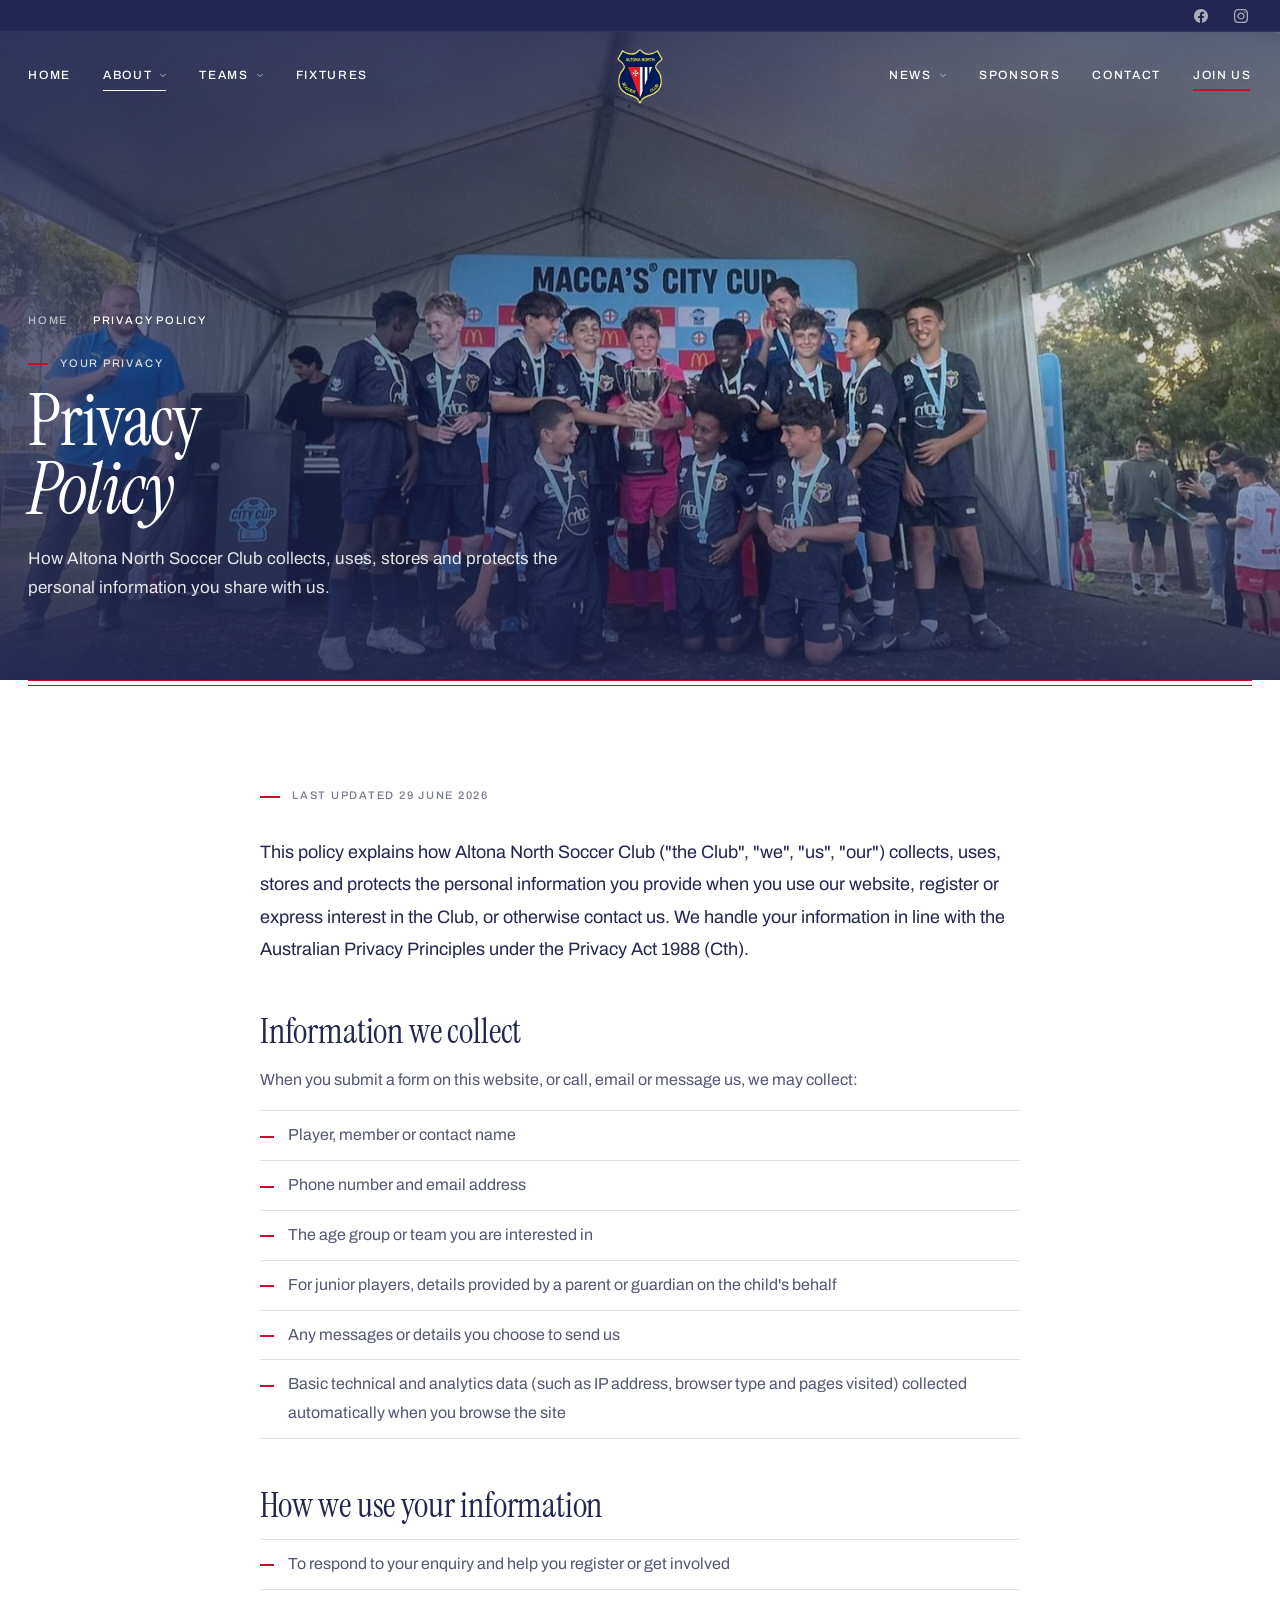
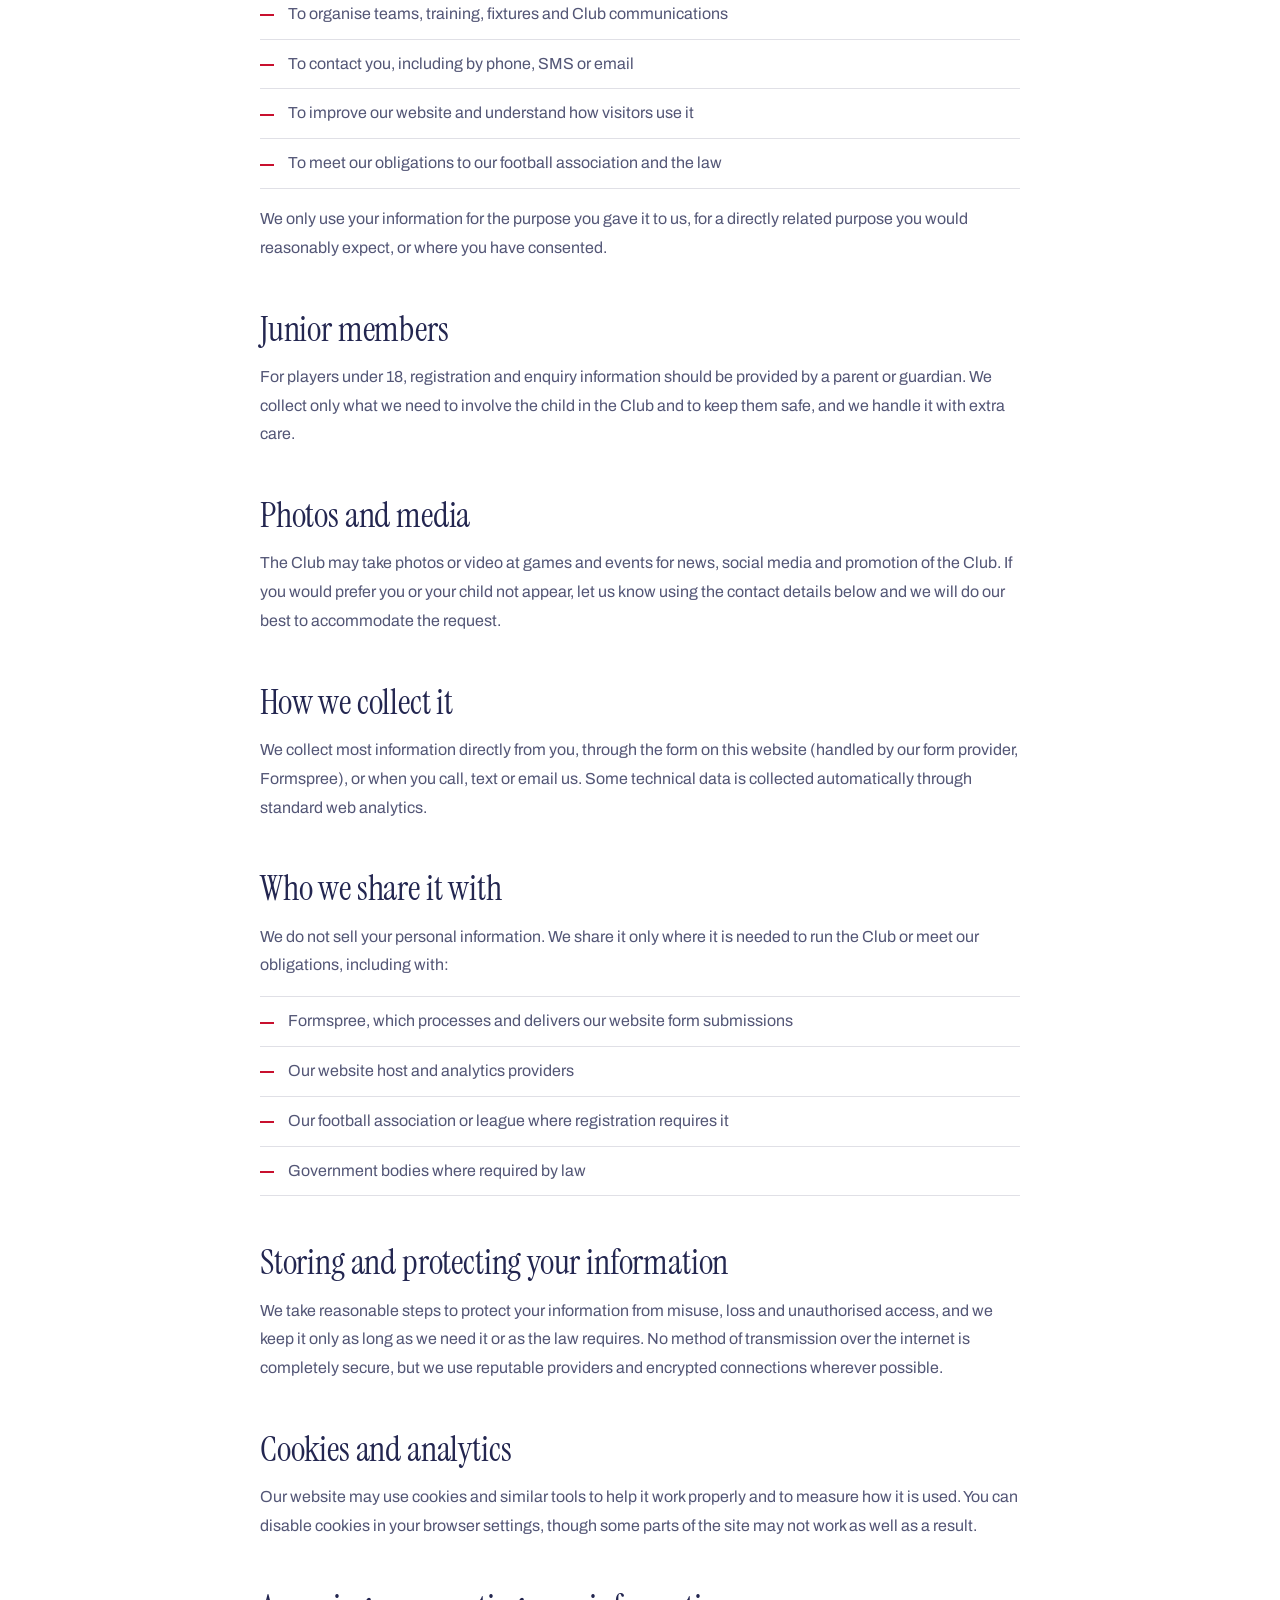
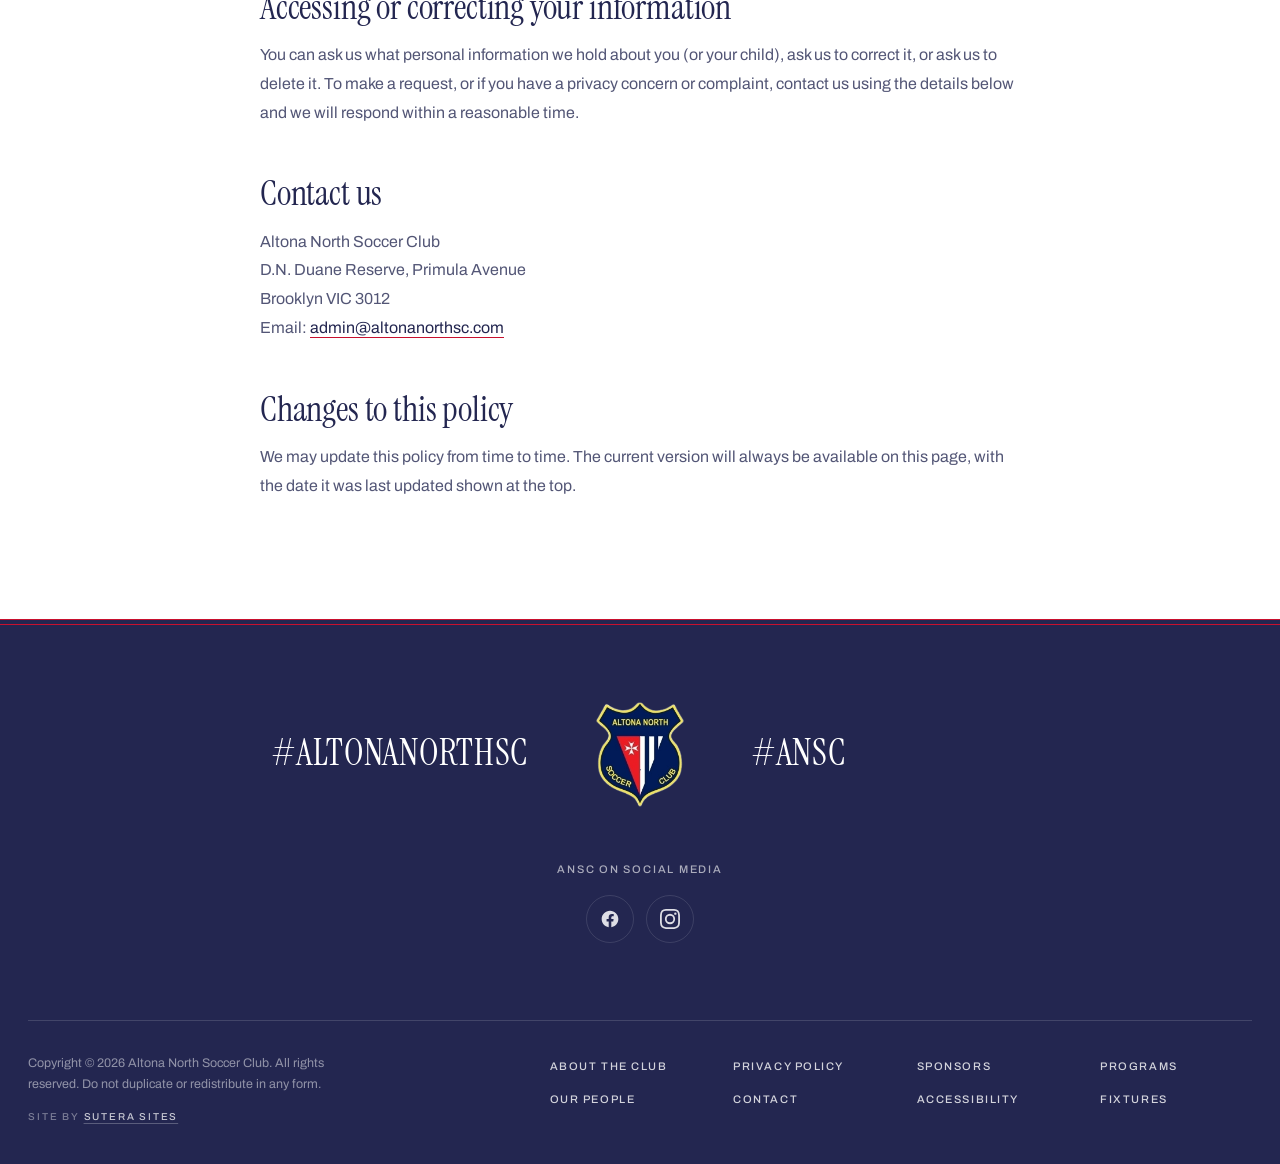
<file: privacy.html>
<!DOCTYPE html>
<html lang="en">
<head>
  <!-- Google tag (gtag.js) - GA4 G-WQWRHHGJDF -->
  <script async src="https://www.googletagmanager.com/gtag/js?id=G-WQWRHHGJDF"></script>
  <script>
    window.dataLayer = window.dataLayer || [];
    function gtag(){dataLayer.push(arguments);}
    gtag('js', new Date());
    gtag('config', 'G-WQWRHHGJDF');
  </script>
    <meta charset="UTF-8">
    <meta name="viewport" content="width=device-width, initial-scale=1.0">
    <title>Privacy Policy | Altona North Soccer Club</title>
    <meta name="description" content="How Altona North Soccer Club collects, uses, stores and protects the personal information you provide when you register, enquire or contact the Club.">
    <link rel="canonical" href="https://www.altonanorthsc.com.au/privacy">
    <meta property="og:title" content="Privacy Policy | Altona North Soccer Club">
    <meta property="og:description" content="How Altona North Soccer Club handles your personal information under the Australian Privacy Principles.">
    <meta property="og:type" content="website">
    <meta property="og:url" content="https://www.altonanorthsc.com.au/privacy.html">
    <meta property="og:site_name" content="Altona North Soccer Club">
    <meta property="og:locale" content="en_AU">
    <meta property="og:image" content="https://www.altonanorthsc.com.au/Assets/Logo.png">
    <meta property="og:image:width" content="1200">
    <meta property="og:image:height" content="630">
    <meta property="og:image:alt" content="Altona North Soccer Club crest">
    <meta name="twitter:card" content="summary_large_image">
    <meta name="twitter:title" content="Privacy Policy | Altona North Soccer Club">
    <meta name="twitter:description" content="How Altona North Soccer Club handles your personal information under the Australian Privacy Principles.">
    <meta name="twitter:image" content="https://www.altonanorthsc.com.au/Assets/Logo.png">
    <meta name="geo.region" content="AU-VIC">
    <meta name="geo.placename" content="Brooklyn, Melbourne">
    <meta name="ICBM" content="-37.8232, 144.8489">
    <link rel="icon" type="image/png" href="Assets/Logo.png">
    <link rel="apple-touch-icon" href="Assets/Logo.png">
<link rel="stylesheet" href="styles.css" />
    <link rel="preconnect" href="https://fonts.googleapis.com">
    <link rel="preconnect" href="https://fonts.gstatic.com" crossorigin>
    <link href="https://fonts.googleapis.com/css2?family=Archivo:wght@400;500;600&family=Instrument+Serif:ital@0;1&display=swap" rel="stylesheet">
    <style>
        * { margin: 0; padding: 0; box-sizing: border-box; }
        html { -webkit-text-size-adjust: 100%; scroll-behavior: smooth; }
        body {
            font-family: var(--sans);
            -webkit-font-smoothing: antialiased;
            -moz-osx-font-smoothing: grayscale;
        }
        img { display: block; max-width: 100%; }
        .skip-link {
            position: absolute; left: var(--gutter); top: 8px; z-index: 100;
            padding: 10px 14px; background: var(--white); color: var(--navy-950);
            font: 500 12px/1 var(--sans); letter-spacing: 0.14em; text-transform: uppercase;
            transform: translateY(-200%);
        }
        .skip-link:focus { transform: translateY(0); }

        /* ---------- Site chrome (2026 redesign): utility bar, nav, mega panels, drawer, footer ---------- */
        :root {
            --navy-950: #232650;
            --navy-900: #2a2d61;
            --navy-800: #303368;
            --red: #c8102e;
            --red-600: #a00d25;
            --white: #ffffff;
            --ink-soft: rgba(255, 255, 255, 0.72);
            --hair: rgba(255, 255, 255, 0.14);

            --serif: "Instrument Serif", "Times New Roman", serif;
            --sans: "Archivo", "Helvetica Neue", Arial, sans-serif;

            --gutter: clamp(20px, 2.2vw, 40px);
            --bar-h: 32px;
            --nav-h: 88px;
            --ease: cubic-bezier(0.22, 1, 0.36, 1);
        }
        /* clip, not hidden: hidden turns body into a scroll box and stops the nav sticking */
        html, body { overflow-x: hidden; overflow-x: clip; }
        .utility, .nav, .drawer, .footer {
            color: var(--white);
            -webkit-font-smoothing: antialiased;
            -moz-osx-font-smoothing: grayscale;
        }
        .utility :focus-visible, .nav :focus-visible, .drawer :focus-visible, .footer :focus-visible {
            outline: 2px solid var(--white);
            outline-offset: 4px;
        }

        /* ---------- Shared underline link (nav, CTAs, panels) ---------- */
        .uline {
            position: relative;
            display: inline-flex;
            align-items: center;
            gap: 7px;
            padding: 8px 0 10px;
            font: 500 12px/1 var(--sans);
            letter-spacing: 0.14em;
            text-transform: uppercase;
            color: var(--white);
            background: none;
            border: 0;
            cursor: pointer;
            transition: transform 0.2s var(--ease);
        }
        .uline::before,
        .uline::after {
            content: "";
            position: absolute;
            left: 0;
            right: 0.14em; /* trailing letter-spacing should not stretch the rule */
            bottom: 0;
            height: 1px;
            background: var(--white);
        }
        .uline::before { opacity: 0; }
        .uline::after {
            transform: scaleX(0);
            transform-origin: right;
            transition: transform 0.5s var(--ease);
        }
        .uline:hover::after,
        .uline:focus-visible::after,
        .uline[aria-expanded="true"]::after,
        .uline.is-current::after {
            transform: scaleX(1);
            transform-origin: left;
        }
        .uline:active { transform: translateY(1px); }

        /* Standing rule under a CTA, white sweeps over it on hover */
        .uline--rule::before { opacity: 0.5; }
        /* Join actions carry the club red */
        .uline--join::before { opacity: 1; height: 2px; background: var(--red); }
        .uline--join::after { height: 2px; }

        .chev { width: 8px; height: 8px; opacity: 0.6; transition: transform 0.4s var(--ease); }
        .uline[aria-expanded="true"] .chev { transform: rotate(180deg); }

        /* ---------- Utility bar ---------- */
        .utility {
            display: none;
            height: var(--bar-h);
            background: var(--navy-950);
            border-bottom: 1px solid rgba(255, 255, 255, 0.06);
        }
        .utility__inner {
            height: 100%;
            padding: 0 var(--gutter);
            display: flex;
            align-items: center;
            justify-content: flex-end;
            gap: 18px;
        }
        .utility a {
            display: inline-flex;
            padding: 4px;
            opacity: 0.62;
            transition: opacity 0.25s var(--ease), transform 0.2s var(--ease);
        }
        .utility a:hover, .utility a:focus-visible { opacity: 1; }
        .utility a:active { transform: translateY(1px); }
        .utility svg { width: 14px; height: 14px; }

        /* ---------- Main nav ---------- */
        .nav {
            position: -webkit-sticky;
            position: sticky;
            top: 0;
            z-index: 50;
            transition: transform 0.45s var(--ease);
        }
        .nav.is-hidden { transform: translateY(-100%); }
        .nav::before {
            content: "";
            position: absolute;
            inset: 0;
            background: var(--navy-950);
            transition: opacity 0.35s var(--ease);
        }
        /* Homepage: floats over the hero, turns solid once the page moves or a panel opens */
        .nav--overlay { margin-bottom: calc(-1 * var(--nav-h)); }
        .nav--overlay::before { opacity: 0; }
        .nav--overlay.is-scrolled::before, .nav--overlay.is-open::before { opacity: 1; }
        .nav__inner {
            position: relative;
            display: grid;
            grid-template-columns: 1fr auto 1fr;
            align-items: center;
            height: var(--nav-h);
            padding: 0 var(--gutter);
        }
        .nav__group { display: none; align-items: center; gap: 32px; }
        .nav__group--right { justify-content: flex-end; }
        .nav__crest {
            grid-column: 2;
            display: block;
            transition: transform 0.5s var(--ease);
        }
        .nav__crest img { height: 60px; width: auto; }
        .nav__crest:hover { transform: scale(1.04); }
        .nav__crest:active { transform: scale(0.98); }

        /* Mobile header controls */
        .nav__menu {
            grid-column: 1;
            justify-self: start;
            display: inline-flex;
            flex-direction: column;
            justify-content: center;
            gap: 6px;
            width: 44px; height: 44px;
            margin-left: -10px;
            padding: 0 10px;
            background: none; border: 0; cursor: pointer;
        }
        .nav__menu span {
            display: block; height: 1.5px; width: 22px; background: var(--white);
            transition: transform 0.4s var(--ease);
        }
        .nav__menu span:last-child { width: 15px; }
        .nav__menu:hover span:last-child { transform: scaleX(1.4667); transform-origin: left; }
        .nav__menu:active { transform: translateY(1px); }
        .nav__join-m { grid-column: 3; justify-self: end; }

        /* ---------- Mega panels ---------- */
        .panel {
            position: absolute;
            top: 100%; left: 0; right: 0;
            background: var(--navy-950);
            border-top: 1px solid var(--hair);
            opacity: 0;
            transform: translateY(-8px);
            pointer-events: none;
            transition: opacity 0.3s var(--ease), transform 0.45s var(--ease);
        }
        .panel.is-open { opacity: 1; transform: translateY(0); pointer-events: auto; }
        .panel__inner {
            display: grid;
            grid-template-columns: repeat(4, minmax(0, 1fr));
            gap: 40px;
            padding: 40px var(--gutter) 52px;
        }
        .panel__title {
            display: inline-block;
            margin-bottom: 14px;
            font: 400 28px/1.1 var(--serif);
            transition: transform 0.4s var(--ease);
        }
        .panel__title:hover { transform: translateX(4px); }
        .panel__links a {
            display: inline-block;
            padding: 5px 0;
            font: 400 14px/1.5 var(--sans);
            opacity: 0.72;
            transition: opacity 0.25s var(--ease), transform 0.4s var(--ease);
        }
        .panel__links a:hover, .panel__links a:focus-visible { opacity: 1; transform: translateX(4px); }
        .panel__links a:active { transform: translateX(4px) translateY(1px); }
        .panel__feature {
            grid-column: 4;
            padding-left: 32px;
            border-left: 1px solid var(--hair);
        }
        .panel__feature-title { margin: 0 0 12px; font: italic 400 30px/1.05 var(--serif); }
        .panel__feature-text { margin: 0 0 18px; font: 400 14px/1.7 var(--sans); color: var(--ink-soft); }

        /* ---------- Footer ---------- */
        .footer {
            --crest-h: clamp(104px, 9vw, 136px);
            position: relative;
            padding: clamp(56px, 6vw, 88px) var(--gutter) 40px;
            background: var(--navy-950);
            color: var(--white);
        }
        /* Club stripes, the same fine double rule as above About */
        .footer::before {
            content: "";
            position: absolute;
            top: 0; left: 0; right: 0;
            height: 6px;
            border-top: 1px solid var(--red);
            border-bottom: 1px solid var(--red);
        }
        .footer__crest { height: var(--crest-h); width: auto; order: -1; margin-bottom: 20px; }
        .footer__inner { max-width: 1600px; margin: 0 auto; }
        .footer__tags {
            display: flex;
            flex-direction: column;
            align-items: center;
            gap: 4px;
            margin: 0;
            text-align: center;
        }
        .footer__tag { font: 400 clamp(1.75rem, 1.3rem + 1.2vw, 2.5rem)/1.1 var(--serif); letter-spacing: 0.02em; }
        .footer__social { margin-top: clamp(36px, 4vw, 52px); text-align: center; }
        .footer__label {
            margin: 0 0 18px;
            font: 500 11px/1.4 var(--sans);
            letter-spacing: 0.16em;
            text-transform: uppercase;
            color: rgba(255, 255, 255, 0.62);
        }
        .footer__icons { display: flex; justify-content: center; gap: 12px; }
        .footer__icons a {
            display: inline-flex; align-items: center; justify-content: center;
            width: 48px; height: 48px;
            border: 1px solid var(--hair);
            border-radius: 50%;
            transition: transform 0.4s var(--ease), opacity 0.25s var(--ease);
            opacity: 0.85;
        }
        .footer__icons a:hover, .footer__icons a:focus-visible { opacity: 1; transform: translateY(-3px); }
        .footer__icons a:active { transform: translateY(0) scale(0.95); }
        .footer__icons svg { width: 20px; height: 20px; }
        .footer__lower {
            display: grid;
            gap: 32px;
            margin-top: clamp(48px, 6vw, 80px);
            padding-top: 32px;
            border-top: 1px solid var(--hair);
        }
        .footer__copy { max-width: 44ch; margin: 0; font: 400 12.5px/1.7 var(--sans); color: rgba(255, 255, 255, 0.5); }
        .footer__credit {
            margin: 14px 0 0;
            font: 500 10px/1.4 var(--sans);
            letter-spacing: 0.18em;
            text-transform: uppercase;
            color: rgba(255, 255, 255, 0.4);
        }
        .footer__credit a {
            color: rgba(255, 255, 255, 0.75);
            text-decoration: underline;
            text-decoration-color: rgba(255, 255, 255, 0.25);
            text-underline-offset: 3px;
        }
        .footer__credit a:hover { text-decoration-color: var(--red); }
        .footer__nav { display: grid; grid-template-columns: repeat(2, minmax(0, 1fr)); gap: 4px 32px; align-content: start; }
        .footer__nav .uline { justify-self: start; font-size: 11px; opacity: 0.8; transition: opacity 0.25s var(--ease), transform 0.2s var(--ease); }
        .footer__nav .uline:hover, .footer__nav .uline:focus-visible { opacity: 1; }

        @media (min-width: 640px) {
            .footer__tags { flex-direction: row; justify-content: center; gap: 0; }
            .footer__tag { flex: 1; }
            .footer__tag:first-child { text-align: right; padding-right: clamp(32px, 5vw, 80px); }
            .footer__tag:last-child { text-align: left; padding-left: clamp(32px, 5vw, 80px); }
            .footer__crest { order: 0; margin-bottom: 0; }
            .footer__nav { grid-template-columns: repeat(4, minmax(0, 1fr)); }
        }
        @media (min-width: 900px) {
            .footer__lower { grid-template-columns: repeat(12, minmax(0, 1fr)); gap: 0 var(--gutter); }
            .footer__legal { grid-column: 1 / 5; }
            .footer__nav { grid-column: 6 / 13; }
        }

        /* ---------- Mobile drawer ---------- */
        .drawer {
            position: fixed;
            inset: 0;
            z-index: 80;
            display: flex;
            flex-direction: column;
            padding: 0 var(--gutter) 32px;
            background: var(--navy-950);
            overflow-y: auto;
            transform: translateX(-100%);
            transition: transform 0.55s var(--ease);
        }
        .drawer.is-open { transform: translateX(0); }
        .drawer__top {
            display: grid;
            grid-template-columns: 1fr auto 1fr;
            align-items: center;
            height: 76px;
            flex-shrink: 0;
        }
        .drawer__top img { grid-column: 2; height: 48px; width: auto; }
        .drawer__close {
            grid-column: 1; grid-row: 1;
            justify-self: start;
            width: 44px; height: 44px;
            margin-left: -10px;
            display: inline-flex; align-items: center; justify-content: center;
            background: none; border: 0; cursor: pointer;
            transition: transform 0.4s var(--ease);
        }
        .drawer__close:hover { transform: rotate(90deg); }
        .drawer__close:active { transform: rotate(90deg) scale(0.92); }
        .drawer__close svg { width: 20px; height: 20px; }
        .drawer__list { margin-top: 20px; border-top: 1px solid var(--hair); }
        .drawer__list > li { border-bottom: 1px solid var(--hair); }
        .drawer__row { display: flex; align-items: center; justify-content: space-between; }
        .drawer__link {
            display: block;
            padding: 14px 0;
            font: 400 34px/1.1 var(--serif);
            background: none; border: 0; cursor: pointer; text-align: left;
            transition: transform 0.4s var(--ease), opacity 0.25s var(--ease);
        }
        .drawer__link:hover { transform: translateX(4px); }
        .drawer__link:active { opacity: 0.7; }
        .drawer__link.is-current { font-style: italic; }
        .drawer__toggle {
            width: 44px; height: 44px;
            margin-right: -10px;
            display: inline-flex; align-items: center; justify-content: center;
            background: none; border: 0; cursor: pointer;
        }
        .drawer__toggle svg { width: 14px; height: 14px; transition: transform 0.4s var(--ease); }
        .drawer__toggle[aria-expanded="true"] svg { transform: rotate(45deg); }
        .drawer__row--button { width: 100%; padding: 0; background: none; border: 0; cursor: pointer; }
        .drawer__row--button[aria-expanded="true"] svg { transform: rotate(45deg); }
        .drawer__sub { padding: 0 0 18px; }
        .drawer__sub a {
            display: block;
            padding: 6px 0;
            font: 400 15px/1.5 var(--sans);
            opacity: 0.72;
            transition: opacity 0.25s var(--ease);
        }
        .drawer__sub a:hover, .drawer__sub a:focus-visible { opacity: 1; }
        .drawer__sub .drawer__subhead {
            margin-top: 10px;
            font: 500 11px/1.5 var(--sans);
            letter-spacing: 0.16em;
            text-transform: uppercase;
            opacity: 0.5;
        }
        .drawer__sub .drawer__subhead:first-child { margin-top: 0; }
        .drawer__join { align-self: flex-start; margin-top: 32px; }
        body.menu-open { overflow: hidden; }

        @media (min-width: 1024px) {
            .utility { display: block; }
            .nav__group { display: flex; }
            .nav__group--left { grid-column: 1; }
            .nav__group--right { grid-column: 3; }
            .nav__menu, .nav__join-m { display: none; }
            .drawer { display: none; }
        }
        @media (max-width: 1023px) {
            :root { --nav-h: 72px; }
            .nav__crest img { height: 46px; }
            .panel { display: none; }
        }
        @media (prefers-reduced-motion: reduce) {
            .nav, .nav::before, .nav *, .nav *::before, .nav *::after,
            .drawer, .drawer *, .footer *, .footer *::before, .footer *::after, .utility * {
                transition-duration: 0.01ms !important;
            }
        }

        /* ---------- Inner pages (2026 redesign): the homepage's system applied to page bodies ---------- */
        .font-heading, .font-body { font-family: var(--sans); }

        /* Each ground sets its own ink, so components read correctly on white, mist or navy */
        .band--white, .stripe-band--white {
            --ground: #ffffff;
            --ink: var(--navy-950);
            --muted: rgba(35, 38, 80, 0.62);
            --body: rgba(35, 38, 80, 0.78);
            --line: rgba(35, 38, 80, 0.14);
            --accent: var(--red);
            --cell: transparent;
            --cell-hover: #f4f4f9;
        }
        .band--mist, .stripe-band--mist {
            --ground: #eaeaf2; /* navy-50 from the site's own palette */
            --ink: var(--navy-950);
            --muted: rgba(35, 38, 80, 0.62);
            --body: rgba(35, 38, 80, 0.8);
            --line: rgba(35, 38, 80, 0.14);
            --accent: var(--red);
            --cell: #ffffff;
            --cell-hover: #f7f7fb;
        }
        .band--navy, .band--photo, .stripe-band--navy, .join {
            --ground: var(--navy-950);
            --ink: #ffffff;
            --muted: rgba(255, 255, 255, 0.66);
            --body: rgba(255, 255, 255, 0.8);
            --line: rgba(255, 255, 255, 0.16);
            --accent: #e8485a; /* lighter red from the site's palette, holds contrast on navy */
            --cell: transparent;
            --cell-hover: rgba(255, 255, 255, 0.04);
        }

        .band {
            position: relative;
            padding: clamp(64px, 8vw, 128px) var(--gutter);
            background: var(--ground);
            color: var(--ink);
        }
        .band :focus-visible, .join :focus-visible { outline: 2px solid var(--ink); outline-offset: 4px; }
        .wrap { position: relative; max-width: 1600px; margin: 0 auto; }
        .wrap--narrow { max-width: 1120px; }

        /* Photo grounds: the picture carries the band, navy keeps the type legible */
        .band--photo { overflow: hidden; }
        .band__bg { position: absolute; inset: 0; margin: 0; }
        .band__bg img { width: 100%; height: 100%; object-fit: cover; }
        .band__bg::after {
            content: "";
            position: absolute; inset: 0;
            background: linear-gradient(90deg, rgba(35, 38, 80, 0.96) 0%, rgba(35, 38, 80, 0.92) 50%, rgba(35, 38, 80, 0.86) 100%);
        }

        /* Club stripes between bands, drawn as the homepage's fine double rule */
        .stripe-band { padding: 0 var(--gutter); background: var(--ground); }
        .stripe-band::before {
            content: "";
            display: block;
            max-width: 1600px;
            height: 6px;
            margin: 0 auto;
            border-top: 1px solid var(--red);
            border-bottom: 1px solid var(--red);
        }

        /* ---------- Page hero ---------- */
        .phero {
            position: relative;
            display: flex;
            align-items: flex-end;
            min-height: clamp(500px, 72vh, 780px);
            min-height: clamp(500px, 72svh, 780px);
            padding: calc(var(--nav-h) + 48px) var(--gutter) clamp(44px, 6vw, 88px);
            overflow: hidden;
            background: var(--navy-950);
            color: var(--white);
        }
        .phero__img {
            position: absolute;
            inset: 0;
            width: 100%;
            height: 100%;
            object-fit: cover;
            animation: settle 2.4s cubic-bezier(0.16, 0.8, 0.3, 1) both;
        }
        @keyframes settle { from { transform: scale(1.05); } }
        .phero__tint {
            position: absolute; inset: 0; pointer-events: none;
            background: var(--navy-950);
            mix-blend-mode: multiply;
            opacity: 0.16;
        }
        .phero__shade {
            position: absolute; inset: 0; pointer-events: none;
            background:
                linear-gradient(180deg, rgba(35, 38, 80, 0.55) 0%, rgba(35, 38, 80, 0) 26%),
                linear-gradient(90deg, rgba(35, 38, 80, 0.7) 0%, rgba(35, 38, 80, 0.32) 38%, rgba(35, 38, 80, 0) 66%),
                linear-gradient(0deg, rgba(35, 38, 80, 0.72) 0%, rgba(35, 38, 80, 0) 48%);
        }
        .phero__content { position: relative; z-index: 2; width: 100%; max-width: 1600px; margin: 0 auto; }
        .phero__inner { max-width: 760px; }
        .crumbs ol {
            display: flex;
            flex-wrap: wrap;
            align-items: center;
            gap: 4px 10px;
            margin: 0;
            padding: 0;
            list-style: none;
            font: 500 11px/1.4 var(--sans);
            letter-spacing: 0.16em;
            text-transform: uppercase;
            color: rgba(255, 255, 255, 0.62);
        }
        .crumbs a { transition: color 0.25s var(--ease); }
        .crumbs a:hover, .crumbs a:focus-visible { color: var(--white); }
        .crumbs [aria-current="page"] { color: var(--white); }
        .crumbs .crumbs__sep { opacity: 0.45; }
        .phero .eyebrow { margin-top: 28px; color: rgba(255, 255, 255, 0.8); }
        .phero__title {
            margin: 16px 0 0;
            font: 400 clamp(3rem, 1.7rem + 3.4vw, 5.25rem)/0.96 var(--serif);
            letter-spacing: -0.015em;
            text-wrap: balance;
        }
        .phero__title em { font-style: italic; }
        .phero__lead {
            max-width: 56ch;
            margin: 22px 0 0;
            font: 400 16px/1.7 var(--sans);
            color: rgba(255, 255, 255, 0.88);
            text-wrap: pretty;
        }
        @media (min-width: 900px) { .phero__lead { font-size: 17px; } }
        @media (max-width: 899px) {
            /* Text spans the full width here, so it needs ground from below, not from the left */
            .phero__shade {
                background:
                    linear-gradient(180deg, rgba(35, 38, 80, 0.55) 0%, rgba(35, 38, 80, 0) 22%),
                    linear-gradient(0deg, rgba(35, 38, 80, 0.94) 0%, rgba(35, 38, 80, 0.74) 45%, rgba(35, 38, 80, 0) 88%);
            }
        }

        /* Print hero: a small or archival photo framed beside the title, the homepage History treatment */
        .phero--print { align-items: center; }
        .phero--print .phero__content { display: grid; grid-template-columns: minmax(0, 1fr); gap: 40px; align-items: center; }
        .phero__print {
            justify-self: start;
            width: fit-content;
            max-width: 100%;
            margin: 0;
            padding: clamp(8px, 1vw, 14px);
            background: var(--white);
            box-shadow: 0 1px 2px rgba(0, 0, 0, 0.2), 0 30px 60px -28px rgba(0, 0, 0, 0.65);
        }
        .phero__print img { width: auto; max-width: 100%; height: auto; max-height: min(320px, 46vh); }
        @media (min-width: 900px) {
            .phero--print .phero__content { grid-template-columns: repeat(12, minmax(0, 1fr)); gap: 0 var(--gutter); }
            .phero--print .phero__inner { grid-column: 1 / 7; grid-row: 1; }
            .phero__print { grid-column: 8 / 13; grid-row: 1; justify-self: end; }
            .phero__print img { max-height: min(540px, 64vh); }
        }
        @media (max-width: 899px) { .phero__print { order: -1; } }

        .rise { animation: rise 1s var(--ease) both; }
        .rise-1 { animation-delay: 0.12s; }
        .rise-2 { animation-delay: 0.24s; }
        .rise-3 { animation-delay: 0.36s; }
        @keyframes rise { from { opacity: 0; transform: translateY(14px); } }

        /* ---------- Type ---------- */
        .eyebrow {
            display: flex;
            align-items: center;
            gap: 12px;
            margin: 0;
            font: 500 11px/1.4 var(--sans);
            letter-spacing: 0.16em;
            text-transform: uppercase;
            color: var(--muted);
        }
        .eyebrow::before { content: ""; width: 20px; height: 2px; background: var(--red); flex-shrink: 0; }
        .title {
            margin: 0;
            font: 400 clamp(2.5rem, 1.6rem + 2.2vw, 4rem)/1.02 var(--serif);
            letter-spacing: -0.012em;
            text-wrap: balance;
        }
        .title em, .num em { font-style: italic; color: var(--accent); }
        .subtitle {
            margin: 0;
            font: 400 clamp(1.625rem, 1.35rem + 0.7vw, 2.125rem)/1.1 var(--serif);
            letter-spacing: -0.005em;
        }
        .subtitle--lg { font-size: clamp(2rem, 1.5rem + 1.3vw, 2.875rem); line-height: 1.05; }
        .subtitle--sm { font-size: clamp(1.5rem, 1.3rem + 0.5vw, 1.875rem); }
        .subtitle--xs { font-size: 1.375rem; line-height: 1.2; }
        .name { font: 400 clamp(1.375rem, 1.2rem + 0.4vw, 1.625rem)/1.15 var(--serif); color: var(--ink); }
        .name--sm { font-size: 1.25rem; }
        .name--lg { font-size: clamp(1.75rem, 1.4rem + 1vw, 2.5rem); }
        .num { font: 400 clamp(3rem, 2.2rem + 2.2vw, 4.5rem)/1 var(--serif); letter-spacing: -0.02em; color: var(--ink); }
        .num--sm { font-size: clamp(2.25rem, 1.8rem + 1.2vw, 3rem); }
        .label {
            margin: 0;
            font: 500 11px/1.45 var(--sans);
            letter-spacing: 0.16em;
            text-transform: uppercase;
            color: var(--muted);
        }
        .label--red { color: var(--accent); }
        .label__note { color: var(--accent); text-transform: none; letter-spacing: 0.02em; }
        .text {
            max-width: 60ch;
            margin: 0;
            font: 400 16px/1.75 var(--sans);
            color: var(--body);
            text-wrap: pretty;
        }
        .text--lead { font-size: 17px; }
        .text--sm { font-size: 14.5px; line-height: 1.7; }
        .text--xs { font-size: 12.5px; line-height: 1.6; color: var(--muted); }
        .text strong { font-weight: 600; color: var(--ink); }
        .text a, .faq__a a {
            color: var(--ink);
            text-decoration: underline;
            text-decoration-color: var(--accent);
            text-decoration-thickness: 1px;
            text-underline-offset: 4px;
        }
        .text a:hover, .faq__a a:hover { text-decoration-thickness: 2px; }

        /* Vertical rhythm inside text columns, heads and the closing band */
        .stack > * + * { margin-top: 20px; }
        .stack > .eyebrow + .title, .stack > .badge + .eyebrow { margin-top: 18px; }
        .stack > .badge + .title { margin-top: 22px; }
        .stack > .title + *, .stack > .join__title + * { margin-top: 28px; }
        .stack > .ctas, .stack > .ticks, .stack > .cells, .stack > .rows, .stack > .note { margin-top: 36px; }

        /* Underline links read in the ground's ink; join actions keep the club red */
        .band .uline, .notice .uline, .formcard .uline { color: var(--ink); }
        .band .uline::before, .band .uline::after,
        .notice .uline::before, .notice .uline::after,
        .formcard .uline::before, .formcard .uline::after { background: currentColor; }
        .band .uline--join::before, .notice .uline--join::before, .join .uline--join::before { background: var(--red); }
        .uline--sm { padding: 6px 0 8px; font-size: 11px; }
        .ctas { display: flex; flex-wrap: wrap; align-items: center; gap: 14px 36px; }
        .ctas--col { flex-direction: column; align-items: flex-start; }

        /* ---------- Section heads: title left, words right, like the homepage sponsors head ---------- */
        .head { display: grid; gap: 24px 40px; margin-bottom: clamp(40px, 5vw, 72px); }
        .head:last-child { margin-bottom: 0; }
        .head__main > .title { margin-top: 18px; }
        .head__aside > * + * { margin-top: 18px; }
        .head__aside > .ctas { margin-top: 30px; }
        .head--center { justify-items: center; text-align: center; }
        .head--center .eyebrow { justify-content: center; }
        .head--center .text { margin-left: auto; margin-right: auto; }
        @media (min-width: 900px) {
            .head--split { grid-template-columns: repeat(12, minmax(0, 1fr)); align-items: end; gap: 0 var(--gutter); }
            .head--split > .head__main { grid-column: 1 / 7; }
            .head--split > .head__aside { grid-column: 8 / 13; }
        }

        /* ---------- Split: picture one side, words the other ---------- */
        .split { display: grid; grid-template-columns: minmax(0, 1fr); gap: 40px; align-items: center; }
        @media (min-width: 900px) {
            .split { grid-template-columns: repeat(12, minmax(0, 1fr)); gap: 0 var(--gutter); }
            .split > * { grid-row: 1; }
            .split--body-last > .split__aside { grid-column: 1 / 7; }
            .split--body-last > .split__body { grid-column: 8 / 13; }
            .split--body-first > .split__body { grid-column: 1 / 6; }
            .split--body-first > .split__aside { grid-column: 7 / 13; }
            .split--top { align-items: start; }
        }

        .media { position: relative; overflow: hidden; background: var(--navy-950); }
        .media img { width: 100%; height: 100%; object-fit: cover; transition: transform 1.4s var(--ease); }
        .media::after {
            content: "";
            position: absolute; inset: 0; pointer-events: none;
            background: var(--navy-950);
            mix-blend-mode: multiply;
            opacity: 0.12;
        }
        .media:hover img { transform: scale(1.04); }
        .media--tall { aspect-ratio: 4 / 3; }
        .media--wide { aspect-ratio: 16 / 10; }
        .media--portrait { aspect-ratio: 4 / 5; }
        .media--natural img { height: auto; }
        @media (min-width: 900px) { .media--tall { aspect-ratio: 1 / 1; } }

        /* ---------- Hairline grids (the homepage's fixtures and sponsors language) ---------- */
        .cells { gap: 0 !important; border-top: 1px solid var(--line); border-left: 1px solid var(--line); }
        .cells > * { border-right: 1px solid var(--line); border-bottom: 1px solid var(--line); background: var(--cell); }
        .cell {
            position: relative;
            display: flex;
            flex-direction: column;
            gap: 12px;
            min-width: 0;
            padding: clamp(24px, 2.6vw, 40px);
            transition: background-color 0.35s var(--ease);
        }
        .cells--tight > .cell { padding: 20px 22px; }
        .cells--roomy > .cell { padding: clamp(28px, 3.4vw, 52px); }
        .cell--row { flex-direction: row; align-items: center; gap: 16px; }
        .cell--between { justify-content: space-between; }
        .cell--link { cursor: pointer; }
        .cell--link:hover, .cell--link:focus-visible { background: var(--cell-hover); }
        .cell--link:active { transform: translateY(1px); }
        .cell--link:hover .uline::after, .cell--link:focus-visible .uline::after { transform: scaleX(1); transform-origin: left; }
        .cell > .text { margin-top: 2px; }
        .cell > .uline { align-self: flex-start; justify-self: start; margin-top: 8px; }
        .cell > svg:first-child, .cell__top > svg { width: 28px; height: 28px; color: var(--accent); }
        .cell__top { display: flex; align-items: center; justify-content: space-between; gap: 12px; margin-bottom: 12px; }
        .cell__foot {
            display: flex;
            gap: 12px;
            margin-top: auto;
            padding-top: 16px;
            border-top: 1px solid var(--line);
        }
        .cell__foot > svg { width: 16px; height: 16px; color: var(--muted); }
        .cell__arrow { flex: none; width: 18px; height: 18px; color: var(--muted); transition: transform 0.4s var(--ease), color 0.25s var(--ease); }
        .cell--link:hover .cell__arrow { transform: translateX(4px); color: var(--accent); }
        .cell__logo { height: 150px; margin-bottom: 8px; }
        @media (max-width: 639px) {
            .cells--tight > .cell { padding: 16px 14px; }
            .cells--tight > .cell--row { gap: 12px; }
            .cells--tight .jersey { width: 38px; height: 38px; font-size: 18px; }
            .cells--tight .name--sm { font-size: 1.125rem; overflow-wrap: anywhere; }
        }
        .cell__logo img { max-height: 140px; mix-blend-mode: multiply; }
        @media (min-width: 640px) {
            /* A lone sponsor at the end spans the row, logo beside the words */
            .cells--feature-last > .cell:last-child:nth-child(odd) {
                grid-column: 1 / -1;
                display: grid;
                grid-template-columns: minmax(0, 1fr) minmax(0, 1.4fr);
                grid-template-rows: auto auto auto 1fr;
                column-gap: clamp(24px, 4vw, 64px);
                max-width: none;
                margin: 0;
            }
            .cells--feature-last > .cell:last-child:nth-child(odd) > .cell__logo { grid-row: 1 / -1; height: 100%; margin: 0; }
            .cells--feature-last > .cell:last-child:nth-child(odd) > :not(.cell__logo) { grid-column: 2; }
        }

        /* Hairline lists */
        .rows { border-top: 1px solid var(--line); }
        .row { display: flex; flex-direction: column; gap: 4px; padding: 20px 0; border-bottom: 1px solid var(--line); }
        .row--icon { flex-direction: row; align-items: flex-start; gap: 20px; }
        .row--icon > div:last-child > * + * { margin-top: 6px; }
        .ticks { max-width: 60ch; margin: 0; padding: 0; list-style: none; border-top: 1px solid var(--line); }
        .ticks > li {
            display: flex;
            align-items: baseline;
            gap: 14px;
            padding: 13px 0;
            border-bottom: 1px solid var(--line);
            font: 400 15px/1.55 var(--sans);
            color: var(--ink);
        }
        .ticks > li::before { content: ""; flex: none; width: 14px; height: 2px; background: var(--red); transform: translateY(-4px); }

        .icon, .jersey {
            flex: none;
            display: grid;
            place-items: center;
            width: 48px;
            height: 48px;
            border: 1px solid var(--line);
            border-radius: 50%;
            color: var(--accent);
        }
        .icon svg { width: 20px; height: 20px; }
        .jersey { font: 400 22px/1 var(--serif); color: var(--ink); }
        .jersey--captain { background: var(--red); border-color: var(--red); color: #ffffff; }
        .tag {
            display: inline-block;
            padding: 3px 7px;
            border: 1px solid var(--line);
            font: 600 9.5px/1.2 var(--sans);
            letter-spacing: 0.14em;
            text-transform: uppercase;
            color: var(--muted);
        }
        .tag--red { border-color: rgba(200, 16, 46, 0.45); color: var(--accent); }
        .chip {
            display: inline-flex;
            align-items: center;
            gap: 8px;
            padding: 8px 14px;
            border: 1px solid var(--line);
            font: 500 11px/1.2 var(--sans);
            letter-spacing: 0.14em;
            text-transform: uppercase;
            color: var(--ink);
        }
        .chip svg { width: 14px; height: 14px; color: var(--accent); }
        .badge {
            display: inline-flex;
            align-items: center;
            padding: 7px 12px;
            border: 1px solid currentColor;
            font: 600 10.5px/1 var(--sans);
            letter-spacing: 0.18em;
            text-transform: uppercase;
            color: var(--accent);
        }
        .note { padding-top: 22px; border-top: 1px solid var(--line); }
        .note > * + * { margin-top: 12px; }
        .notice {
            max-width: 880px;
            margin: 0 auto;
            padding: clamp(36px, 5vw, 72px) clamp(24px, 5vw, 72px);
            border: 1px solid var(--line);
            background: var(--cell);
            text-align: center;
        }
        .band--white .notice { background: #f4f4f9; border-color: transparent; }
        .notice > * + * { margin-top: 16px; }
        .notice > .badge + * { margin-top: 24px; }
        .notice > .uline { margin-top: 28px; }
        .notice .text { margin-left: auto; margin-right: auto; }
        .feature { border: 1px solid var(--line); overflow: hidden; }
        .vrule { width: 1px; height: 40px; background: var(--line); }
        .hashtag { font: 400 clamp(2.25rem, 1.6rem + 2vw, 3.5rem)/1.1 var(--serif); letter-spacing: 0.01em; }
        .hashtag--accent { font-style: italic; color: var(--accent); }

        /* ---------- History timeline ---------- */
        .tl__line { width: 1px; background: var(--line); }
        .tl__dot { top: 22px; width: 11px; height: 11px; margin-left: -5px; border-radius: 50%; background: var(--red); box-shadow: 0 0 0 6px var(--ground); }
        @media (min-width: 768px) { .tl__dot { top: 50%; margin-left: 0; margin-top: -5px; } }
        .tl__year { font: italic 400 clamp(2.5rem, 1.8rem + 2vw, 3.75rem)/1 var(--serif); letter-spacing: -0.015em; color: var(--accent); }
        .tl__item .subtitle { margin-top: 10px; }
        .tl__item .text { margin-top: 12px; }
        .tl__item .text-right .text { margin-left: auto; }

        /* ---------- FAQs ---------- */
        .faqs { max-width: 1120px; border-top: 1px solid var(--line); }
        .faq { border-bottom: 1px solid var(--line); }
        .faq > summary {
            display: flex;
            align-items: center;
            justify-content: space-between;
            gap: 24px;
            padding: 24px 0;
            cursor: pointer;
            list-style: none;
            transition: opacity 0.25s var(--ease);
        }
        .faq > summary::-webkit-details-marker { display: none; }
        .faq > summary:hover .faq__title { transform: translateX(4px); }
        .faq__title { margin: 0; font: 400 clamp(1.3rem, 1.1rem + 0.5vw, 1.625rem)/1.25 var(--serif); transition: transform 0.4s var(--ease); }
        .faq__icon { flex: none; width: 14px; height: 14px; color: var(--accent); transition: transform 0.4s var(--ease); }
        .faq[open] .faq__icon { transform: rotate(45deg); }
        .faq__a { max-width: 72ch; padding: 0 0 28px; }
        .faq__a > * + * { margin-top: 12px; }

        /* ---------- Contact ---------- */
        .contact-card { display: flex; align-items: flex-start; gap: 18px; padding-top: 22px; border-top: 1px solid var(--line); }
        .contact-icon {
            flex: none;
            display: grid;
            place-items: center;
            width: 44px;
            height: 44px;
            border: 1px solid var(--line);
            border-radius: 50%;
            color: var(--accent);
        }
        .contact-icon svg { width: 18px; height: 18px; }
        .contact-label { display: block; margin-bottom: 6px; font: 500 11px/1.4 var(--sans); letter-spacing: 0.16em; text-transform: uppercase; color: var(--muted); }
        .contact-value { font: 400 clamp(1.375rem, 1.2rem + 0.5vw, 1.75rem)/1.2 var(--serif); color: var(--ink); overflow-wrap: anywhere; }
        .contact-value a { text-decoration: underline; text-decoration-color: transparent; text-underline-offset: 5px; transition: text-decoration-color 0.25s var(--ease); }
        .contact-value a:hover { text-decoration-color: var(--red); }
        .contact-meta { margin: 4px 0 0; font: 400 13.5px/1.6 var(--sans); color: var(--muted); }
        .contact-social {
            display: inline-flex;
            align-items: center;
            justify-content: center;
            width: 46px;
            height: 46px;
            border: 1px solid var(--line);
            border-radius: 50%;
            color: var(--ink);
            transition: transform 0.4s var(--ease), border-color 0.25s var(--ease);
        }
        .contact-social:hover { transform: translateY(-3px); border-color: var(--ink); }
        .contact-social:active { transform: translateY(0) scale(0.95); }
        .contact-social svg { width: 18px; height: 18px; }

        /* ---------- Forms (the homepage enquiry card) ---------- */
        .formcard {
            padding: clamp(28px, 3.6vw, 56px);
            background: var(--white);
            color: var(--navy-950);
            box-shadow: 0 30px 60px -30px rgba(10, 12, 40, 0.4);
            --ink: var(--navy-950);
            --muted: rgba(35, 38, 80, 0.62);
            --line: rgba(35, 38, 80, 0.14);
            --accent: var(--red);
        }
        .formcard__head { margin-bottom: 32px; }
        .formcard__head > * + * { margin-top: 12px; }
        .enquiry {
            display: grid;
            gap: 28px;
            padding: clamp(28px, 3.6vw, 56px);
            background: var(--white);
            color: var(--navy-950);
            box-shadow: 0 30px 60px -30px rgba(10, 12, 40, 0.45);
        }
        .enquiry--bare { padding: 0; background: none; box-shadow: none; }
        .enquiry .uline { color: var(--navy-950); }
        .enquiry .uline::before, .enquiry .uline::after { background: currentColor; }
        .enquiry__row { display: grid; grid-template-columns: minmax(0, 1fr); gap: 28px; }
        .form-label {
            display: block;
            margin-bottom: 4px;
            font: 500 11px/1.4 var(--sans);
            letter-spacing: 0.14em;
            text-transform: uppercase;
            color: rgba(35, 38, 80, 0.7);
        }
        .form-label .required { margin-left: 2px; color: var(--red); }
        .form-field {
            width: 100%;
            padding: 10px 0 12px;
            font: 400 16px/1.4 var(--sans);
            color: var(--navy-950);
            background: transparent;
            border: 0;
            border-bottom: 1px solid rgba(35, 38, 80, 0.28);
            border-radius: 0;
            -webkit-appearance: none;
            appearance: none;
        }
        .form-field:hover { border-bottom-color: rgba(35, 38, 80, 0.5); }
        .form-field:focus, .form-field:focus-visible { outline: none; border-bottom-color: var(--navy-950); box-shadow: 0 1px 0 0 var(--navy-950); }
        .form-field::placeholder { color: rgba(35, 38, 80, 0.38); }
        select.form-field {
            padding-right: 24px;
            cursor: pointer;
            background-image: url("data:image/svg+xml;utf8,<svg xmlns='http://www.w3.org/2000/svg' width='12' height='12' viewBox='0 0 12 12'><path fill='none' stroke='%23232650' stroke-width='1.5' d='M2 4.5l4 4 4-4'/></svg>");
            background-repeat: no-repeat;
            background-position: right 2px center;
        }
        select.form-field:invalid { color: rgba(35, 38, 80, 0.45); }
        select.form-field option { color: var(--navy-950); }
        textarea.form-field { min-height: 116px; resize: vertical; }
        .enquiry__submit {
            justify-self: start;
            padding: 18px 34px;
            font: 600 12px/1 var(--sans);
            letter-spacing: 0.16em;
            text-transform: uppercase;
            color: var(--white);
            background: var(--red);
            border: 0;
            cursor: pointer;
            transition: transform 0.2s var(--ease), background-color 0.25s var(--ease);
        }
        .enquiry__submit:hover { background: var(--red-600); }
        .enquiry__submit:active { transform: translateY(1px); }
        .enquiry__submit:focus-visible { outline: 2px solid var(--navy-950); outline-offset: 3px; }
        @media (min-width: 640px) { .enquiry__row { grid-template-columns: minmax(0, 1fr) minmax(0, 1fr); } }

        /* ---------- Closing band (the homepage join) ---------- */
        .join {
            position: relative;
            overflow: hidden;
            padding: clamp(72px, 9vw, 140px) var(--gutter);
            background: var(--navy-950);
            color: var(--white);
        }
        .join__bg { position: absolute; inset: 0; margin: 0; }
        .join__bg img { width: 100%; height: 100%; object-fit: cover; }
        .join__bg::after {
            content: "";
            position: absolute; inset: 0;
            background: linear-gradient(90deg, rgba(35, 38, 80, 0.93) 0%, rgba(35, 38, 80, 0.82) 45%, rgba(35, 38, 80, 0.6) 100%);
        }
        .join__grid {
            position: relative;
            max-width: 1600px;
            margin: 0 auto;
            display: grid;
            grid-template-columns: minmax(0, 1fr);
            gap: 48px;
            align-items: center;
        }
        .join .eyebrow { color: rgba(255, 255, 255, 0.72); }
        .join__title { margin: 0; font: 400 clamp(2.75rem, 1.8rem + 2.6vw, 4.5rem)/1 var(--serif); letter-spacing: -0.012em; text-wrap: balance; }
        .join__title em { font-style: italic; color: #e8485a; }
        .join__intro { max-width: 46ch; margin: 0; font: 400 17px/1.75 var(--sans); color: rgba(255, 255, 255, 0.86); }
        .join__content > .ctas { margin-top: 36px; }
        @media (min-width: 1024px) {
            .join__grid { grid-template-columns: repeat(12, minmax(0, 1fr)); gap: 0 var(--gutter); }
            .join__content { grid-column: 1 / 8; }
            .join__grid--form > .join__content { grid-column: 1 / 6; }
            .join__grid--form > .enquiry { grid-column: 7 / 13; }
        }

        /* ---------- Legal (privacy policy) ---------- */
        .legal-doc { max-width: 760px; margin: 0 auto; font: 400 16px/1.8 var(--sans); color: var(--body); }
        .legal-doc .legal-meta { margin: 0 0 32px; font: 500 11px/1.4 var(--sans); letter-spacing: 0.16em; text-transform: uppercase; color: var(--muted); }
        .legal-doc .legal-meta::before { content: ""; display: inline-block; width: 20px; height: 2px; margin-right: 12px; vertical-align: middle; background: var(--red); }
        .legal-doc h2 {
            margin: 48px 0 14px;
            font: 400 clamp(1.75rem, 1.45rem + 0.9vw, 2.375rem)/1.1 var(--serif);
            letter-spacing: -0.005em;
            color: var(--ink);
        }
        .legal-doc p { margin: 0 0 16px; }
        .legal-doc p.intro { font-size: 18px; color: var(--ink); }
        .legal-doc ul { margin: 0 0 16px; padding: 0; list-style: none; border-top: 1px solid var(--line); }
        .legal-doc li { display: flex; gap: 14px; padding: 10px 0; border-bottom: 1px solid var(--line); }
        .legal-doc li::before { content: ""; flex: none; width: 14px; height: 2px; margin-top: 0.9em; background: var(--red); }
        .legal-doc a { color: var(--ink); text-decoration: underline; text-decoration-color: var(--red); text-underline-offset: 4px; }
        .legal-doc a:hover { text-decoration-thickness: 2px; }

        /* ---------- Scroll reveal: same easing as the homepage ---------- */
        .fade-in { opacity: 0; transform: translateY(18px); transition: opacity 0.9s var(--ease), transform 0.9s var(--ease); }
        .fade-in.visible { opacity: 1; transform: none; }

        @media (prefers-reduced-motion: reduce) {
            *, *::before, *::after {
                animation-duration: 0.01ms !important;
                animation-iteration-count: 1 !important;
                transition-duration: 0.01ms !important;
            }
            .fade-in { opacity: 1; transform: none; }
        }
        .namelist { font: 400 15px/1.5 var(--sans); color: var(--ink); }
        @media (min-width: 768px) { .tl__item .md\:text-right .text { margin-left: auto; } }
    </style>

    <!-- JSON-LD Structured Data -->
    <script type="application/ld+json">
    {
        "@context": "https://schema.org",
        "@graph": [
            { "@type": "SportsOrganization", "@id": "https://www.altonanorthsc.com.au/#organization" },
            {
                "@type": "WebPage",
                "url": "https://www.altonanorthsc.com.au/privacy.html",
                "name": "Privacy Policy | Altona North Soccer Club",
                "description": "How Altona North Soccer Club collects, uses, stores and protects the personal information you provide when you register, enquire or contact the Club.",
                "isPartOf": { "@id": "https://www.altonanorthsc.com.au/#website" },
                "about": { "@id": "https://www.altonanorthsc.com.au/#organization" }
            },
            {
                "@type": "BreadcrumbList",
                "itemListElement": [
                    { "@type": "ListItem", "position": 1, "name": "Home", "item": "https://www.altonanorthsc.com.au/" },
                    { "@type": "ListItem", "position": 2, "name": "Privacy Policy", "item": "https://www.altonanorthsc.com.au/privacy.html" }
                ]
            }
        ]
    }
    </script>
  <!-- Sutera lead events (GA4) -->
  <script>/* SUTERA_LEAD_EVENTS */
  (function(){
    function ev(n, p){ if (typeof window.gtag === 'function') { window.gtag('event', n, Object.assign({transport_type:'beacon'}, p||{})); } }
    document.addEventListener('click', function(e){
      var a = e.target.closest ? e.target.closest('a[href^="tel:"]') : null;
      if (a) ev('click_to_call', { link_url: a.getAttribute('href') });
    }, true);
    document.addEventListener('submit', function(e){
      var f = e.target;
      if (!f || f.tagName !== 'FORM' || f.hasAttribute('data-no-lead')) return;
      var action = f.getAttribute('action') || '';
      var isLead = /formspree/i.test(action) || f.querySelector('input[type="email"], input[type="tel"], textarea');
      if (isLead) ev('generate_lead', { form_id: f.id || f.getAttribute('name') || 'contact' });
    }, true);
  })();
  </script>
</head>
<body class="bg-navy-950 text-white font-body">
    <a href="#main" class="skip-link">Skip to main content</a>

    <!-- Navigation - Top Utility Bar -->
    <div class="utility">
        <div class="utility__inner">
            <a href="https://www.facebook.com/altonanorthsc/" target="_blank" rel="noopener noreferrer" aria-label="Facebook">
                <svg fill="currentColor" viewBox="0 0 24 24" aria-hidden="true"><path d="M24 12.073c0-6.627-5.373-12-12-12s-12 5.373-12 12c0 5.99 4.388 10.954 10.125 11.854v-8.385H7.078v-3.47h3.047V9.43c0-3.007 1.792-4.669 4.533-4.669 1.312 0 2.686.235 2.686.235v2.953H15.83c-1.491 0-1.956.925-1.956 1.874v2.25h3.328l-.532 3.47h-2.796v8.385C19.612 23.027 24 18.062 24 12.073z"/></svg>
            </a>
            <a href="https://www.instagram.com/altonanorthsc/" target="_blank" rel="noopener noreferrer" aria-label="Instagram">
                <svg fill="currentColor" viewBox="0 0 24 24" aria-hidden="true"><path d="M12 2.163c3.204 0 3.584.012 4.85.07 3.252.148 4.771 1.691 4.919 4.919.058 1.265.069 1.645.069 4.849 0 3.205-.012 3.584-.069 4.849-.149 3.225-1.664 4.771-4.919 4.919-1.266.058-1.644.07-4.85.07-3.204 0-3.584-.012-4.849-.07-3.26-.149-4.771-1.699-4.919-4.92-.058-1.265-.07-1.644-.07-4.849 0-3.204.013-3.583.07-4.849.149-3.227 1.664-4.771 4.919-4.919 1.266-.057 1.645-.069 4.849-.069zm0-2.163c-3.259 0-3.667.014-4.947.072-4.358.2-6.78 2.618-6.98 6.98-.059 1.281-.073 1.689-.073 4.948 0 3.259.014 3.668.072 4.948.2 4.358 2.618 6.78 6.98 6.98 1.281.058 1.689.072 4.948.072 3.259 0 3.668-.014 4.948-.072 4.354-.2 6.782-2.618 6.979-6.98.059-1.28.073-1.689.073-4.948 0-3.259-.014-3.667-.072-4.947-.196-4.354-2.617-6.78-6.979-6.98-1.281-.059-1.69-.073-4.949-.073zm0 5.838c-3.403 0-6.162 2.759-6.162 6.162s2.759 6.163 6.162 6.163 6.162-2.759 6.162-6.163c0-3.403-2.759-6.162-6.162-6.162zm0 10.162c-2.209 0-4-1.79-4-4 0-2.209 1.791-4 4-4s4 1.791 4 4c0 2.21-1.791 4-4 4zm6.406-11.845c-.796 0-1.441.645-1.441 1.44s.645 1.44 1.441 1.44c.795 0 1.439-.645 1.439-1.44s-.644-1.44-1.439-1.44z"/></svg>
            </a>
        </div>
    </div>

    <!-- Navigation - Main Nav (split around the crest) -->
    <nav class="nav nav--overlay" id="mainNav" aria-label="Main">
        <div class="nav__inner">
            <!-- Mobile: menu left, crest centre, Join Us right -->
            <button class="nav__menu" id="mobileMenuBtn" aria-label="Open menu" aria-expanded="false" aria-controls="mobileMenu">
                <span></span><span></span>
            </button>

            <ul class="nav__group nav__group--left">
                    <li><a href="index.html" class="uline">Home</a></li>
                    <li data-panel="about">
                        <a href="about.html" class="uline is-current" aria-current="page" aria-haspopup="true" aria-expanded="false" aria-controls="panel-about">
                            About
                            <svg class="chev" fill="none" stroke="currentColor" viewBox="0 0 12 12" aria-hidden="true"><path stroke-width="1.5" d="M2 4.5l4 4 4-4"/></svg>
                        </a>
                    </li>
                    <li data-panel="teams">
                        <a href="teams.html" class="uline" aria-haspopup="true" aria-expanded="false" aria-controls="panel-teams">
                            Teams
                            <svg class="chev" fill="none" stroke="currentColor" viewBox="0 0 12 12" aria-hidden="true"><path stroke-width="1.5" d="M2 4.5l4 4 4-4"/></svg>
                        </a>
                    </li>
                    <li><a href="fixtures.html" class="uline">Fixtures</a></li>
            </ul>

            <a href="index.html" class="nav__crest" aria-label="Altona North SC Home">
                <img src="Assets/Logo.png" alt="Altona North Soccer Club crest" width="166" height="200">
            </a>

            <ul class="nav__group nav__group--right">
                    <li data-panel="news">
                        <button class="uline" aria-haspopup="true" aria-expanded="false" aria-controls="panel-news">
                            News
                            <svg class="chev" fill="none" stroke="currentColor" viewBox="0 0 12 12" aria-hidden="true"><path stroke-width="1.5" d="M2 4.5l4 4 4-4"/></svg>
                        </button>
                    </li>
                    <li><a href="sponsors.html" class="uline">Sponsors</a></li>
                    <li><a href="get-involved.html" class="uline">Contact</a></li>
                    <li><a href="get-involved.html" class="uline uline--join">Join Us</a></li>
            </ul>

            <a href="get-involved.html" class="nav__join-m uline uline--join">Join Us</a>
        </div>

        <!-- Mega Menu Panels -->

            <!-- About Panel -->
            <div class="panel" id="panel-about" inert>
                <div class="panel__inner">
                    <div>
                        <a href="the-club.html" class="panel__title">The Club</a>
                        <ul class="panel__links">
                            <li><a href="the-club.html#history">Club History</a></li>
                            <li><a href="the-club.html#kits">Kit History</a></li>
                            <li><a href="the-club.html#honours">Achievements</a></li>
                            <li><a href="the-club.html#ground">D.N. Duane Reserve</a></li>
                        </ul>
                    </div>
                    <div>
                        <a href="people.html" class="panel__title">People</a>
                        <ul class="panel__links">
                            <li><a href="people.html#committee">Committee &amp; Staff</a></li>
                            <li><a href="people.html#coaching">Coaching Staff</a></li>
                            <li><a href="people.html#honours">Honours</a></li>
                        </ul>
                    </div>
                    <div>
                        <a href="get-involved.html" class="panel__title">Get Involved</a>
                        <ul class="panel__links">
                            <li><a href="get-involved.html#faqs">FAQs</a></li>
                            <li><a href="get-involved.html#membership">Membership</a></li>
                            <li><a href="get-involved.html#contact">Contact Us</a></li>
                        </ul>
                    </div>
                    <div class="panel__feature">
                        <p class="panel__feature-title">Est. 1975</p>
                        <p class="panel__feature-text">Nearly 50 years of community football in Melbourne's west. From grassroots juniors to State League 2 - proudly representing Brooklyn and Altona North.</p>
                        <a href="the-club.html" class="uline uline--rule">Learn Our Story</a>
                    </div>
                </div>
            </div>

            <!-- Teams Panel -->
            <div class="panel" id="panel-teams" inert>
                <div class="panel__inner">
                    <div>
                        <a href="senior-football.html" class="panel__title">Senior Football</a>
                        <ul class="panel__links">
                            <li><a href="senior-football.html#senior-mens">Senior Men's Squad</a></li>
                            <li><a href="senior-football.html#reserves">Reserves</a></li>
                            <li><a href="senior-football.html#metro">Metro</a></li>
                        </ul>
                    </div>
                    <div>
                        <a href="junior-football.html" class="panel__title">Junior Football</a>
                        <ul class="panel__links">
                            <li><a href="junior-football.html#juniors">Elite Juniors (U7-U14)</a></li>
                            <li><a href="junior-football.html#miniroos">Junior Development Pathway</a></li>
                            <li><a href="junior-football.html#eoi-2027">2027 Junior EOI</a></li>
                        </ul>
                    </div>
                    <div>
                        <a href="get-involved.html" class="panel__title">Join a Team</a>
                        <ul class="panel__links">
                            <li><a href="get-involved.html#faqs">FAQs</a></li>
                            <li><a href="get-involved.html#membership">Social Membership</a></li>
                            <li><a href="get-involved.html#contact">Contact Us</a></li>
                        </ul>
                    </div>
                    <div class="panel__feature">
                        <p class="panel__feature-title">2026 Season</p>
                        <p class="panel__feature-text">FV State League 2 North/West. Registrations open for all age groups - from Miniroos through to senior men's football.</p>
                        <a href="get-involved.html#contact" class="uline uline--join">Register Now</a>
                    </div>
                </div>
            </div>

            <!-- News Panel -->
            <div class="panel" id="panel-news" inert>
                <div class="panel__inner">
                    <div>
                        <a href="media.html" class="panel__title">Media</a>
                        <ul class="panel__links">
                            <li><a href="#">Photo Gallery</a></li>
                        </ul>
                    </div>
                    <div>
                        <a href="connect.html" class="panel__title">Connect</a>
                        <ul class="panel__links">
                            <li><a href="https://www.facebook.com/altonanorthsc/" target="_blank" rel="noopener noreferrer">Facebook</a></li>
                            <li><a href="https://www.instagram.com/altonanorthsc/" target="_blank" rel="noopener noreferrer">Instagram</a></li>
                        </ul>
                    </div>
                    <div class="panel__feature">
                        <p class="panel__feature-title">#AltonaNorthSC</p>
                        <p class="panel__feature-text">Stay up to date with all the latest from ANSC. Follow us on social media for match day content, behind-the-scenes, and club announcements.</p>
                        <a href="https://www.instagram.com/altonanorthsc/" target="_blank" rel="noopener noreferrer" class="uline uline--rule">Follow Us</a>
                    </div>
                </div>
            </div>

    </nav>

    <!-- Mobile Menu -->
    <div class="drawer" id="mobileMenu" aria-label="Menu" inert>
        <div class="drawer__top">
            <button class="drawer__close" id="mobileMenuClose" aria-label="Close menu">
                <svg fill="none" stroke="currentColor" viewBox="0 0 20 20" aria-hidden="true"><path stroke-width="1.5" d="M4 4l12 12M16 4L4 16"/></svg>
            </button>
            <img src="Assets/Logo.png" alt="" width="166" height="200" loading="lazy">
        </div>

        <ul class="drawer__list">
            <li><a href="index.html" class="drawer__link">Home</a></li>
            <li>
                <div class="drawer__row">
                    <a href="about.html" class="drawer__link">About</a>
                    <button class="drawer__toggle" aria-expanded="false" aria-controls="m-about" aria-label="Toggle About menu">
                        <svg fill="none" stroke="currentColor" viewBox="0 0 14 14" aria-hidden="true"><path stroke-width="1.5" d="M7 1v12M1 7h12"/></svg>
                    </button>
                </div>
                <div class="drawer__sub" id="m-about" hidden>
                    <a href="the-club.html" class="drawer__subhead">The Club</a>
                    <a href="the-club.html#history">Club History</a>
                    <a href="the-club.html#kits">Kit History</a>
                    <a href="the-club.html#honours">Achievements</a>
                    <a href="the-club.html#ground">D.N. Duane Reserve</a>
                    <a href="people.html" class="drawer__subhead">People</a>
                    <a href="people.html#committee">Committee &amp; Staff</a>
                    <a href="people.html#coaching">Coaching Staff</a>
                    <a href="people.html#honours">Honours</a>
                    <a href="get-involved.html" class="drawer__subhead">Get Involved</a>
                    <a href="get-involved.html#faqs">FAQs</a>
                    <a href="get-involved.html#membership">Social Membership</a>
                    <a href="get-involved.html#contact">Contact</a>
                </div>
            </li>
            <li>
                <div class="drawer__row">
                    <a href="teams.html" class="drawer__link">Teams</a>
                    <button class="drawer__toggle" aria-expanded="false" aria-controls="m-teams" aria-label="Toggle Teams menu">
                        <svg fill="none" stroke="currentColor" viewBox="0 0 14 14" aria-hidden="true"><path stroke-width="1.5" d="M7 1v12M1 7h12"/></svg>
                    </button>
                </div>
                <div class="drawer__sub" id="m-teams" hidden>
                    <a href="senior-football.html" class="drawer__subhead">Senior Football</a>
                    <a href="senior-football.html">Senior Men's Squad</a>
                    <a href="senior-football.html">Reserves</a>
                    <a href="senior-football.html">Metro</a>
                    <a href="junior-football.html" class="drawer__subhead">Junior Football</a>
                    <a href="junior-football.html">Elite Juniors (U7-U14)</a>
                    <a href="junior-football.html">Junior Development Pathway</a>
                    <a href="junior-football.html#eoi-2027">2027 Junior EOI</a>
                    <a href="get-involved.html" class="drawer__subhead">Join a Team</a>
                    <a href="get-involved.html#faqs">FAQs</a>
                    <a href="get-involved.html#membership">Social Membership</a>
                    <a href="get-involved.html#contact">Contact Us</a>
                </div>
            </li>
            <li><a href="fixtures.html" class="drawer__link">Fixtures</a></li>
            <li>
                <button class="drawer__row drawer__row--button" aria-expanded="false" aria-controls="m-news">
                    <span class="drawer__link">News</span>
                    <span class="drawer__toggle" aria-hidden="true">
                        <svg fill="none" stroke="currentColor" viewBox="0 0 14 14"><path stroke-width="1.5" d="M7 1v12M1 7h12"/></svg>
                    </span>
                </button>
                <div class="drawer__sub" id="m-news" hidden>
                    <a href="media.html" class="drawer__subhead">Media</a>
                    <a href="media.html#gallery">Photo Gallery</a>
                    <a href="media.html#matchday">Match Day Photos</a>
                    <a href="connect.html" class="drawer__subhead">Connect</a>
                    <a href="https://www.facebook.com/altonanorthsc/" target="_blank" rel="noopener noreferrer">Facebook</a>
                    <a href="https://www.instagram.com/altonanorthsc/" target="_blank" rel="noopener noreferrer">Instagram</a>
                </div>
            </li>
            <li><a href="sponsors.html" class="drawer__link">Sponsors</a></li>
            <li><a href="get-involved.html" class="drawer__link is-current" aria-current="page">Contact</a></li>
        </ul>

        <!-- Mobile CTA -->
        <a href="get-involved.html" class="drawer__join uline uline--join">Join Us</a>
    </div>

    <main id="main">

    <!-- Breadcrumb -->
    

    <!-- Page Header -->
    <header class="phero"><img class="phero__img" src="Assets/Hero Images/Junior Players2.jpg" alt="" fetchpriority="high"><div class="phero__tint" aria-hidden="true"></div><div class="phero__shade" aria-hidden="true"></div><div class="phero__content"><div class="phero__inner"><nav class="crumbs rise" aria-label="Breadcrumb"><ol><li><a href="index.html">Home</a></li><li class="crumbs__sep" aria-hidden="true">/</li><li aria-current="page">Privacy Policy</li></ol></nav><p class="eyebrow rise rise-1">Your Privacy</p><h1 class="phero__title rise rise-2">
                Privacy<br><em>Policy</em>
            </h1><p class="phero__lead rise rise-3">
                How Altona North Soccer Club collects, uses, stores and protects the personal information you share with us.
            </p></div></div></header>

    <div class="stripe-band stripe-band--white" aria-hidden="true"></div>

    <!-- Privacy Policy Content -->
    <section class="band band--white">
        <div class="wrap">
            <article class="legal-doc fade-in">
                <p class="legal-meta">Last updated 29 June 2026</p>

                <p class="intro">This policy explains how Altona North Soccer Club ("the Club", "we", "us", "our") collects, uses, stores and protects the personal information you provide when you use our website, register or express interest in the Club, or otherwise contact us. We handle your information in line with the Australian Privacy Principles under the Privacy Act 1988 (Cth).</p>

                <h2>Information we collect</h2>
                <p>When you submit a form on this website, or call, email or message us, we may collect:</p>
                <ul>
                    <li>Player, member or contact name</li>
                    <li>Phone number and email address</li>
                    <li>The age group or team you are interested in</li>
                    <li>For junior players, details provided by a parent or guardian on the child's behalf</li>
                    <li>Any messages or details you choose to send us</li>
                    <li>Basic technical and analytics data (such as IP address, browser type and pages visited) collected automatically when you browse the site</li>
                </ul>

                <h2>How we use your information</h2>
                <ul>
                    <li>To respond to your enquiry and help you register or get involved</li>
                    <li>To organise teams, training, fixtures and Club communications</li>
                    <li>To contact you, including by phone, SMS or email</li>
                    <li>To improve our website and understand how visitors use it</li>
                    <li>To meet our obligations to our football association and the law</li>
                </ul>
                <p>We only use your information for the purpose you gave it to us, for a directly related purpose you would reasonably expect, or where you have consented.</p>

                <h2>Junior members</h2>
                <p>For players under 18, registration and enquiry information should be provided by a parent or guardian. We collect only what we need to involve the child in the Club and to keep them safe, and we handle it with extra care.</p>

                <h2>Photos and media</h2>
                <p>The Club may take photos or video at games and events for news, social media and promotion of the Club. If you would prefer you or your child not appear, let us know using the contact details below and we will do our best to accommodate the request.</p>

                <h2>How we collect it</h2>
                <p>We collect most information directly from you, through the form on this website (handled by our form provider, Formspree), or when you call, text or email us. Some technical data is collected automatically through standard web analytics.</p>

                <h2>Who we share it with</h2>
                <p>We do not sell your personal information. We share it only where it is needed to run the Club or meet our obligations, including with:</p>
                <ul>
                    <li>Formspree, which processes and delivers our website form submissions</li>
                    <li>Our website host and analytics providers</li>
                    <li>Our football association or league where registration requires it</li>
                    <li>Government bodies where required by law</li>
                </ul>

                <h2>Storing and protecting your information</h2>
                <p>We take reasonable steps to protect your information from misuse, loss and unauthorised access, and we keep it only as long as we need it or as the law requires. No method of transmission over the internet is completely secure, but we use reputable providers and encrypted connections wherever possible.</p>

                <h2>Cookies and analytics</h2>
                <p>Our website may use cookies and similar tools to help it work properly and to measure how it is used. You can disable cookies in your browser settings, though some parts of the site may not work as well as a result.</p>

                <h2>Accessing or correcting your information</h2>
                <p>You can ask us what personal information we hold about you (or your child), ask us to correct it, or ask us to delete it. To make a request, or if you have a privacy concern or complaint, contact us using the details below and we will respond within a reasonable time.</p>

                <h2>Contact us</h2>
                <p>Altona North Soccer Club<br>D.N. Duane Reserve, Primula Avenue<br>Brooklyn VIC 3012<br>Email: <a href="mailto:admin@altonanorthsc.com">admin@altonanorthsc.com</a></p>

                <h2>Changes to this policy</h2>
                <p>We may update this policy from time to time. The current version will always be available on this page, with the date it was last updated shown at the top.</p>
            </article>
        </div>
    </section>

    </main>

    <!-- Footer -->
    <footer class="footer">
        <div class="footer__inner">
            <!-- Crest flanked by the hashtags -->
            <div class="footer__tags">
                <span class="footer__tag">#ALTONANORTHSC</span>
                <img src="Assets/Logo.png" alt="Altona North Soccer Club crest" class="footer__crest" width="166" height="200" loading="lazy">
                <span class="footer__tag">#ANSC</span>
            </div>

            <!-- Social Media -->
            <div class="footer__social">
                <p class="footer__label">ANSC on Social Media</p>
                <div class="footer__icons">
                    <a href="https://www.facebook.com/altonanorthsc/" target="_blank" rel="noopener noreferrer" aria-label="Facebook"><svg fill="currentColor" viewBox="0 0 24 24" aria-hidden="true"><path d="M22 12c0-5.523-4.477-10-10-10S2 6.477 2 12c0 4.991 3.657 9.128 8.438 9.878v-6.987h-2.54V12h2.54V9.797c0-2.506 1.492-3.89 3.777-3.89 1.094 0 2.238.195 2.238.195v2.46h-1.26c-1.243 0-1.63.771-1.63 1.562V12h2.773l-.443 2.89h-2.33v6.988C18.343 21.128 22 16.991 22 12z"/></svg></a>
                    <a href="https://www.instagram.com/altonanorthsc/" target="_blank" rel="noopener noreferrer" aria-label="Instagram"><svg fill="currentColor" viewBox="0 0 24 24" aria-hidden="true"><path d="M12 2.163c3.204 0 3.584.012 4.85.07 3.252.148 4.771 1.691 4.919 4.919.058 1.265.069 1.645.069 4.849 0 3.205-.012 3.584-.069 4.849-.149 3.225-1.664 4.771-4.919 4.919-1.266.058-1.644.07-4.85.07-3.204 0-3.584-.012-4.849-.07-3.26-.149-4.771-1.699-4.919-4.92-.058-1.265-.07-1.644-.07-4.849 0-3.204.013-3.583.07-4.849.149-3.227 1.664-4.771 4.919-4.919 1.266-.057 1.645-.069 4.849-.069zM12 0C8.741 0 8.333.014 7.053.072 2.695.272.273 2.69.073 7.052.014 8.333 0 8.741 0 12c0 3.259.014 3.668.072 4.948.2 4.358 2.618 6.78 6.98 6.98C8.333 23.986 8.741 24 12 24c3.259 0 3.668-.014 4.948-.072 4.354-.2 6.782-2.618 6.979-6.98.059-1.28.073-1.689.073-4.948 0-3.259-.014-3.667-.072-4.947-.196-4.354-2.617-6.78-6.979-6.98C15.668.014 15.259 0 12 0zm0 5.838a6.162 6.162 0 100 12.324 6.162 6.162 0 000-12.324zM12 16a4 4 0 110-8 4 4 0 010 8zm6.406-11.845a1.44 1.44 0 100 2.881 1.44 1.44 0 000-2.881z"/></svg></a>
                </div>
            </div>

            <!-- Lower Footer: Copyright + Links -->
            <div class="footer__lower">
                <div class="footer__legal">
                    <p class="footer__copy">Copyright &copy; 2026 Altona North Soccer Club. All rights reserved. Do not duplicate or redistribute in any form.</p>
                    <p class="footer__credit">Site by <a href="https://suterasites.com.au" target="_blank" rel="noopener noreferrer">Sutera Sites</a></p>
                </div>

                <nav class="footer__nav" aria-label="Footer navigation">
                    <a href="the-club.html" class="uline">About the Club</a>
                    <a href="privacy.html" class="uline">Privacy Policy</a>
                    <a href="index.html#sponsors" class="uline">Sponsors</a>
                    <a href="index.html#programs" class="uline">Programs</a>
                    <a href="people.html" class="uline">Our People</a>
                    <a href="get-involved.html#contact" class="uline">Contact</a>
                    <a href="#" class="uline">Accessibility</a>
                    <a href="fixtures.html" class="uline">Fixtures</a>
                </nav>
            </div>
        </div>
    </footer>

    <!-- Scripts -->
    <script>
        // Scroll animations
        const observer = new IntersectionObserver((entries) => {
            entries.forEach(entry => { if (entry.isIntersecting) entry.target.classList.add('visible'); });
        }, { threshold: 0.1, rootMargin: '0px 0px -50px 0px' });
        document.querySelectorAll('.fade-in').forEach(el => observer.observe(el));

    </script>
    <script>
    // Site nav: mega panels, mobile drawer, and a bar that tucks away on the way down
    (() => {
        const nav = document.getElementById('mainNav');
        const triggers = [...nav.querySelectorAll('[data-panel]')];
        let openName = null;
        let closeTimer = null;

        function setPanel(name) {
            clearTimeout(closeTimer);
            openName = name;
            triggers.forEach((li) => {
                const on = li.dataset.panel === name;
                li.querySelector('[aria-haspopup]').setAttribute('aria-expanded', on ? 'true' : 'false');
                const panel = document.getElementById('panel-' + li.dataset.panel);
                panel.classList.toggle('is-open', on);
                panel.inert = !on;
            });
            nav.classList.toggle('is-open', !!name);
        }
        function closeSoon() {
            clearTimeout(closeTimer);
            closeTimer = setTimeout(() => setPanel(null), 140);
        }

        triggers.forEach((li) => {
            li.addEventListener('mouseenter', () => setPanel(li.dataset.panel));
            li.addEventListener('focusin', () => setPanel(li.dataset.panel));
            const btn = li.querySelector('button');
            if (btn) btn.addEventListener('click', () => setPanel(openName === li.dataset.panel ? null : li.dataset.panel));
        });
        nav.querySelectorAll('.nav__group > li:not([data-panel])').forEach((li) => {
            li.addEventListener('mouseenter', () => setPanel(null));
            li.addEventListener('focusin', () => setPanel(null));
        });
        nav.addEventListener('mouseleave', closeSoon);
        nav.addEventListener('mouseenter', () => clearTimeout(closeTimer));
        nav.addEventListener('focusout', (e) => { if (!nav.contains(e.relatedTarget)) setPanel(null); });
        document.addEventListener('keydown', (e) => {
            if (e.key !== 'Escape' || !openName) return;
            const trigger = nav.querySelector(`[data-panel="${openName}"] [aria-haspopup]`);
            setPanel(null);
            trigger.focus();
        });

        // ---------- Mobile drawer ----------
        const drawer = document.getElementById('mobileMenu');
        const openBtn = document.getElementById('mobileMenuBtn');
        const closeBtn = document.getElementById('mobileMenuClose');

        function setDrawer(open) {
            drawer.classList.toggle('is-open', open);
            drawer.inert = !open;
            document.body.classList.toggle('menu-open', open);
            openBtn.setAttribute('aria-expanded', open ? 'true' : 'false');
            (open ? closeBtn : openBtn).focus();
        }
        openBtn.addEventListener('click', () => setDrawer(true));
        closeBtn.addEventListener('click', () => setDrawer(false));
        document.addEventListener('keydown', (e) => { if (e.key === 'Escape' && drawer.classList.contains('is-open')) setDrawer(false); });

        drawer.querySelectorAll('[aria-controls]').forEach((btn) => {
            btn.addEventListener('click', () => {
                const open = btn.getAttribute('aria-expanded') !== 'true';
                btn.setAttribute('aria-expanded', open ? 'true' : 'false');
                document.getElementById(btn.getAttribute('aria-controls')).hidden = !open;
            });
        });

        // ---------- Scroll: solid once the page moves, hides going down, returns going up ----------
        let lastY = window.scrollY;
        function onScroll() {
            const y = window.scrollY;
            nav.classList.toggle('is-scrolled', y > 10);
            nav.classList.toggle('is-hidden', y > lastY && y > 240 && !nav.classList.contains('is-open'));
            lastY = y;
        }
        window.addEventListener('scroll', onScroll, { passive: true });
        nav.addEventListener('focusin', () => nav.classList.remove('is-hidden'));
        onScroll();
    })();
    </script>
</body>
</html>
</file>
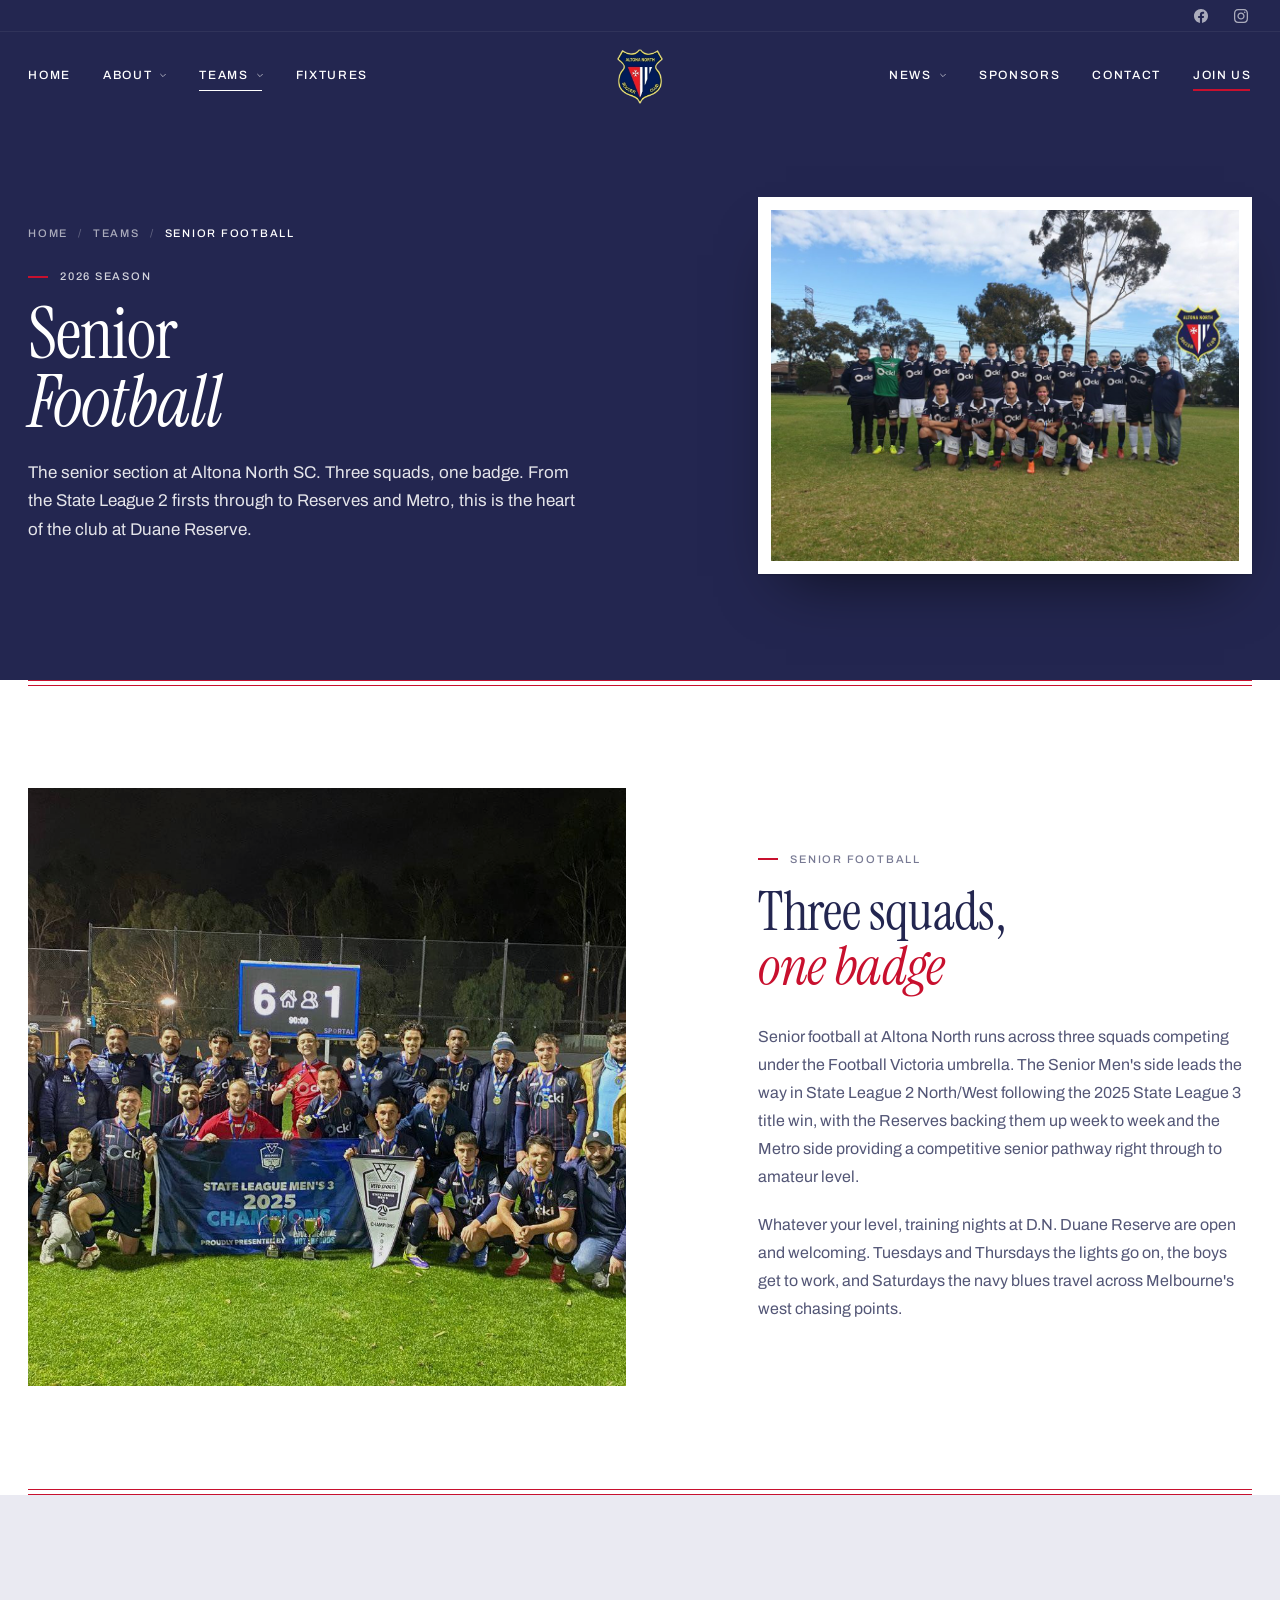
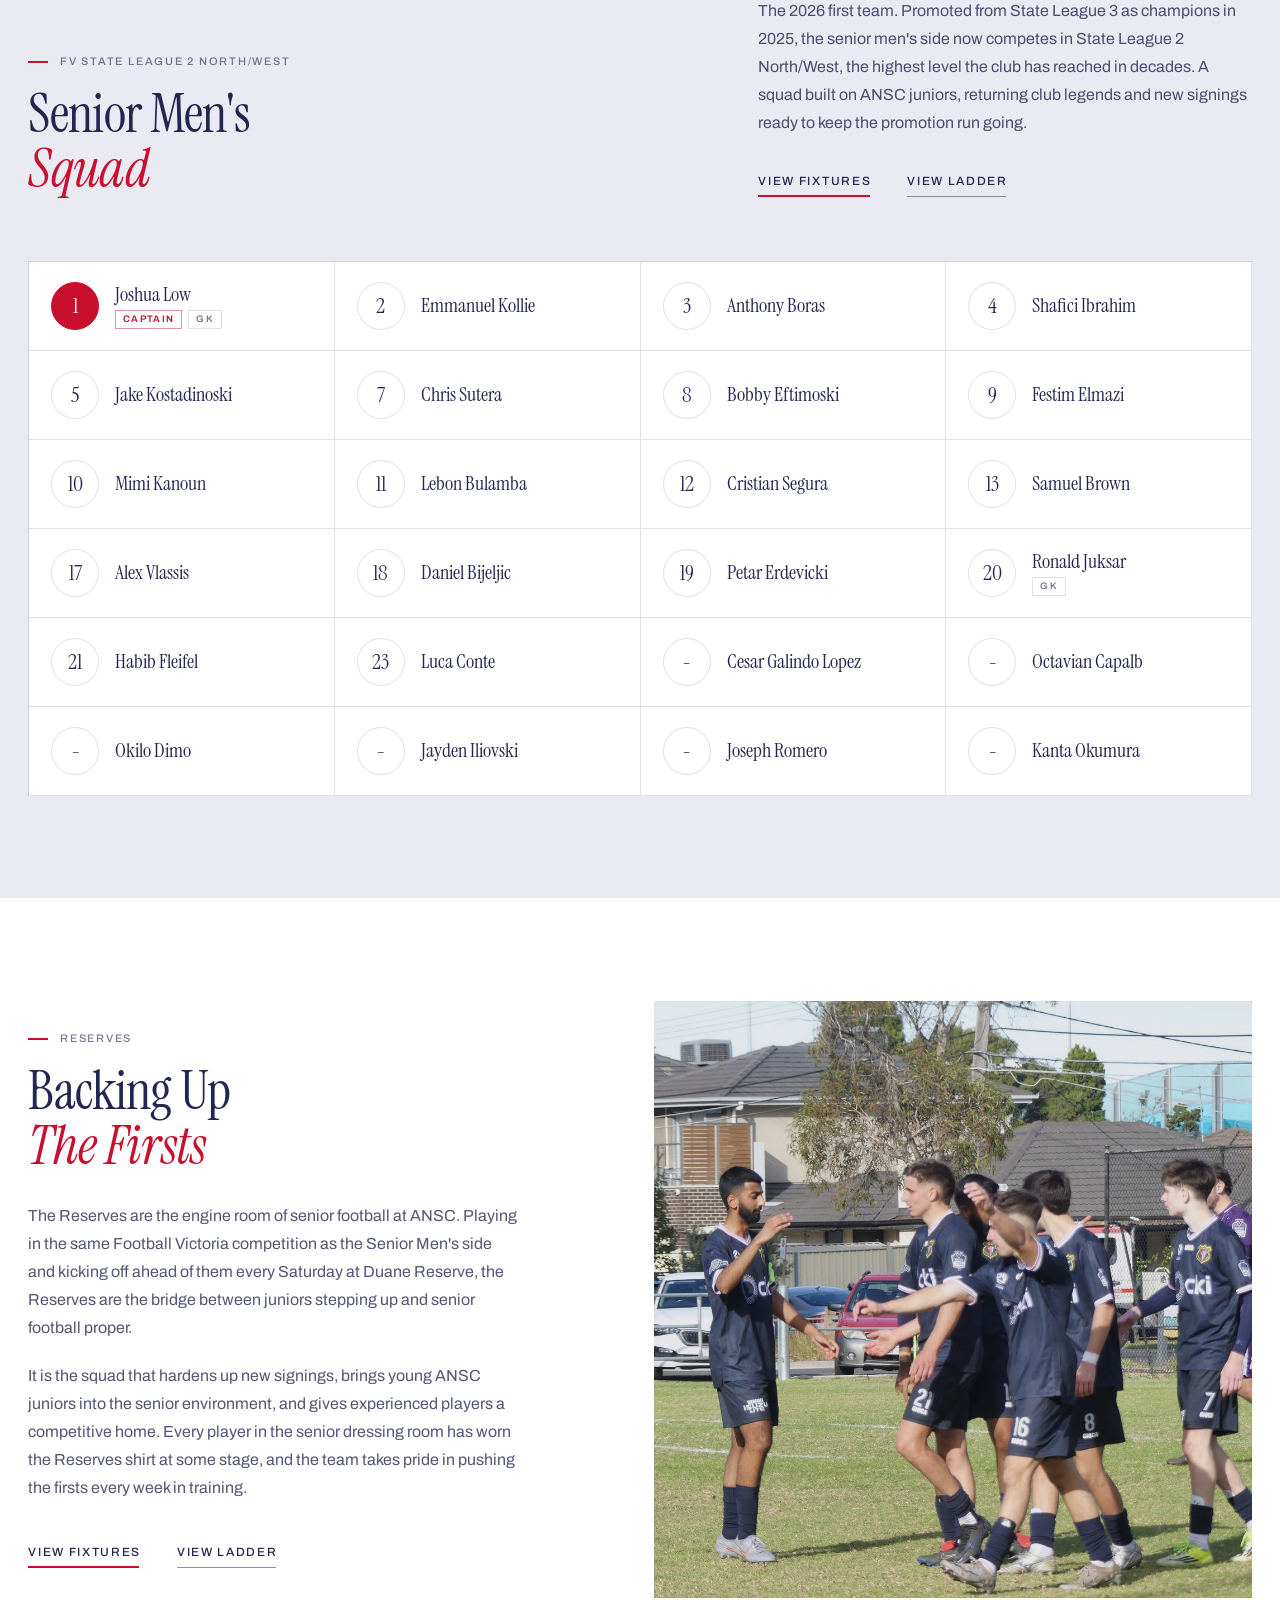
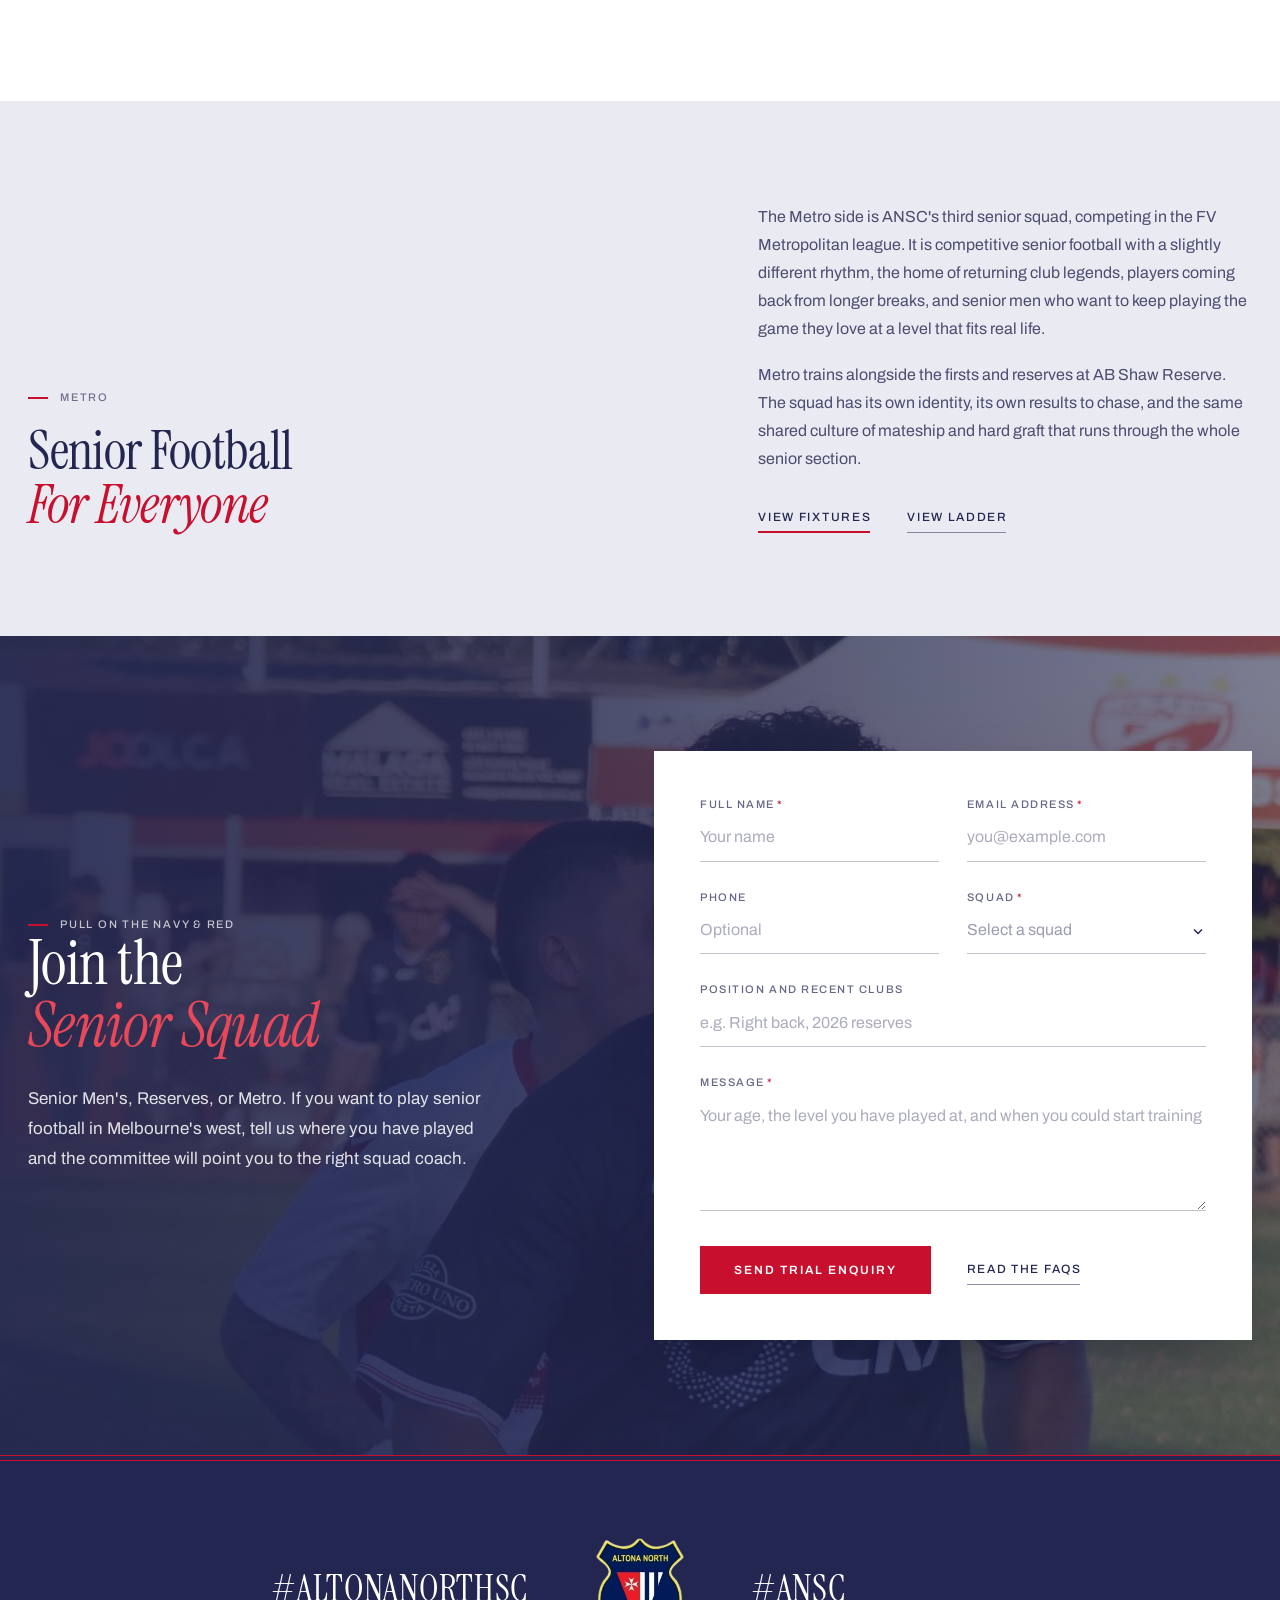
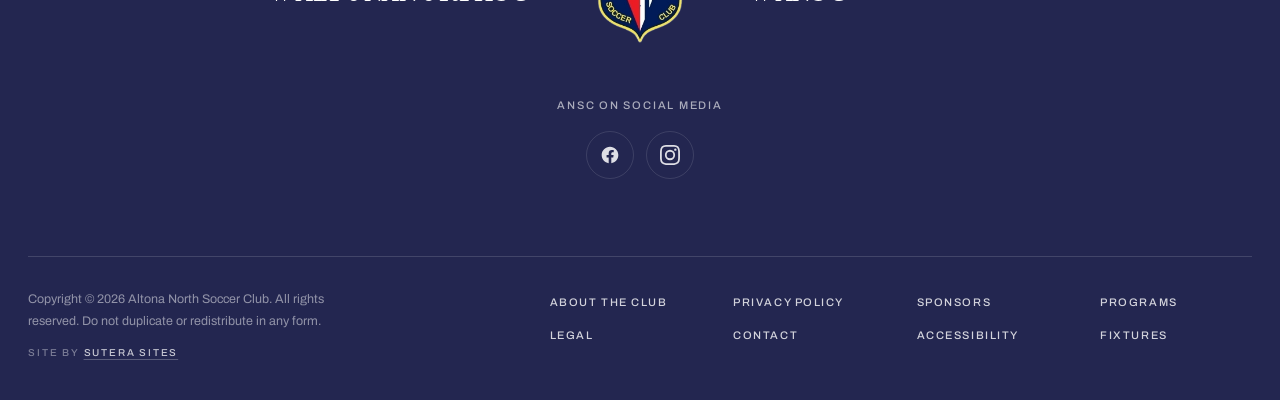
<file: senior-football.html>
<!DOCTYPE html>
<html lang="en">
<head>
  <!-- Google tag (gtag.js) - GA4 G-WQWRHHGJDF -->
  <script async src="https://www.googletagmanager.com/gtag/js?id=G-WQWRHHGJDF"></script>
  <script>
    window.dataLayer = window.dataLayer || [];
    function gtag(){dataLayer.push(arguments);}
    gtag('js', new Date());
    gtag('config', 'G-WQWRHHGJDF');
  </script>
    <meta charset="UTF-8">
    <meta name="viewport" content="width=device-width, initial-scale=1.0">
    <title>Senior Football - Men's, Reserves & Metro | Altona North SC</title>
    <meta name="description" content="Senior football at Altona North SC. Senior Men's squad in FV State League 2 North/West, plus Reserves and Metro teams. Meet the players representing ANSC.">
    <link rel="canonical" href="https://www.altonanorthsc.com.au/senior-football">
    <meta property="og:title" content="Senior Football at Altona North SC">
    <meta property="og:description" content="Senior Men's, Reserves and Metro squads. ANSC senior football across the Football Victoria pyramid.">
    <meta property="og:type" content="website">
    <meta property="og:url" content="https://www.altonanorthsc.com.au/senior-football.html">
    <meta property="og:site_name" content="Altona North Soccer Club">
    <meta property="og:locale" content="en_AU">
    <meta property="og:image" content="https://www.altonanorthsc.com.au/Assets/Logo.png">
    <meta property="og:image:width" content="1200">
    <meta property="og:image:height" content="630">
    <meta property="og:image:alt" content="Altona North Soccer Club crest">
    <meta name="twitter:card" content="summary_large_image">
    <meta name="twitter:title" content="Senior Football at Altona North SC">
    <meta name="twitter:description" content="Senior Men's, Reserves and Metro squads. ANSC senior football across the Football Victoria pyramid.">
    <meta name="twitter:image" content="https://www.altonanorthsc.com.au/Assets/Logo.png">
    <meta name="geo.region" content="AU-VIC">
    <meta name="geo.placename" content="Brooklyn, Melbourne">
    <meta name="ICBM" content="-37.8232, 144.8489">
    <link rel="icon" type="image/png" href="Assets/Logo.png">
    <link rel="apple-touch-icon" href="Assets/Logo.png">
<link rel="stylesheet" href="styles.css" />
    <link rel="preconnect" href="https://fonts.googleapis.com">
    <link rel="preconnect" href="https://fonts.gstatic.com" crossorigin>
    <link href="https://fonts.googleapis.com/css2?family=Archivo:wght@400;500;600&family=Instrument+Serif:ital@0;1&display=swap" rel="stylesheet">
    <style>
        * { margin: 0; padding: 0; box-sizing: border-box; }
        html { -webkit-text-size-adjust: 100%; scroll-behavior: smooth; }
        body {
            font-family: var(--sans);
            -webkit-font-smoothing: antialiased;
            -moz-osx-font-smoothing: grayscale;
        }
        img { display: block; max-width: 100%; }
        .skip-link {
            position: absolute; left: var(--gutter); top: 8px; z-index: 100;
            padding: 10px 14px; background: var(--white); color: var(--navy-950);
            font: 500 12px/1 var(--sans); letter-spacing: 0.14em; text-transform: uppercase;
            transform: translateY(-200%);
        }
        .skip-link:focus { transform: translateY(0); }

        /* ---------- Site chrome (2026 redesign): utility bar, nav, mega panels, drawer, footer ---------- */
        :root {
            --navy-950: #232650;
            --navy-900: #2a2d61;
            --navy-800: #303368;
            --red: #c8102e;
            --red-600: #a00d25;
            --white: #ffffff;
            --ink-soft: rgba(255, 255, 255, 0.72);
            --hair: rgba(255, 255, 255, 0.14);

            --serif: "Instrument Serif", "Times New Roman", serif;
            --sans: "Archivo", "Helvetica Neue", Arial, sans-serif;

            --gutter: clamp(20px, 2.2vw, 40px);
            --bar-h: 32px;
            --nav-h: 88px;
            --ease: cubic-bezier(0.22, 1, 0.36, 1);
        }
        /* clip, not hidden: hidden turns body into a scroll box and stops the nav sticking */
        html, body { overflow-x: hidden; overflow-x: clip; }
        .utility, .nav, .drawer, .footer {
            color: var(--white);
            -webkit-font-smoothing: antialiased;
            -moz-osx-font-smoothing: grayscale;
        }
        .utility :focus-visible, .nav :focus-visible, .drawer :focus-visible, .footer :focus-visible {
            outline: 2px solid var(--white);
            outline-offset: 4px;
        }

        /* ---------- Shared underline link (nav, CTAs, panels) ---------- */
        .uline {
            position: relative;
            display: inline-flex;
            align-items: center;
            gap: 7px;
            padding: 8px 0 10px;
            font: 500 12px/1 var(--sans);
            letter-spacing: 0.14em;
            text-transform: uppercase;
            color: var(--white);
            background: none;
            border: 0;
            cursor: pointer;
            transition: transform 0.2s var(--ease);
        }
        .uline::before,
        .uline::after {
            content: "";
            position: absolute;
            left: 0;
            right: 0.14em; /* trailing letter-spacing should not stretch the rule */
            bottom: 0;
            height: 1px;
            background: var(--white);
        }
        .uline::before { opacity: 0; }
        .uline::after {
            transform: scaleX(0);
            transform-origin: right;
            transition: transform 0.5s var(--ease);
        }
        .uline:hover::after,
        .uline:focus-visible::after,
        .uline[aria-expanded="true"]::after,
        .uline.is-current::after {
            transform: scaleX(1);
            transform-origin: left;
        }
        .uline:active { transform: translateY(1px); }

        /* Standing rule under a CTA, white sweeps over it on hover */
        .uline--rule::before { opacity: 0.5; }
        /* Join actions carry the club red */
        .uline--join::before { opacity: 1; height: 2px; background: var(--red); }
        .uline--join::after { height: 2px; }

        .chev { width: 8px; height: 8px; opacity: 0.6; transition: transform 0.4s var(--ease); }
        .uline[aria-expanded="true"] .chev { transform: rotate(180deg); }

        /* ---------- Utility bar ---------- */
        .utility {
            display: none;
            height: var(--bar-h);
            background: var(--navy-950);
            border-bottom: 1px solid rgba(255, 255, 255, 0.06);
        }
        .utility__inner {
            height: 100%;
            padding: 0 var(--gutter);
            display: flex;
            align-items: center;
            justify-content: flex-end;
            gap: 18px;
        }
        .utility a {
            display: inline-flex;
            padding: 4px;
            opacity: 0.62;
            transition: opacity 0.25s var(--ease), transform 0.2s var(--ease);
        }
        .utility a:hover, .utility a:focus-visible { opacity: 1; }
        .utility a:active { transform: translateY(1px); }
        .utility svg { width: 14px; height: 14px; }

        /* ---------- Main nav ---------- */
        .nav {
            position: -webkit-sticky;
            position: sticky;
            top: 0;
            z-index: 50;
            transition: transform 0.45s var(--ease);
        }
        .nav.is-hidden { transform: translateY(-100%); }
        .nav::before {
            content: "";
            position: absolute;
            inset: 0;
            background: var(--navy-950);
            transition: opacity 0.35s var(--ease);
        }
        /* Homepage: floats over the hero, turns solid once the page moves or a panel opens */
        .nav--overlay { margin-bottom: calc(-1 * var(--nav-h)); }
        .nav--overlay::before { opacity: 0; }
        .nav--overlay.is-scrolled::before, .nav--overlay.is-open::before { opacity: 1; }
        .nav__inner {
            position: relative;
            display: grid;
            grid-template-columns: 1fr auto 1fr;
            align-items: center;
            height: var(--nav-h);
            padding: 0 var(--gutter);
        }
        .nav__group { display: none; align-items: center; gap: 32px; }
        .nav__group--right { justify-content: flex-end; }
        .nav__crest {
            grid-column: 2;
            display: block;
            transition: transform 0.5s var(--ease);
        }
        .nav__crest img { height: 60px; width: auto; }
        .nav__crest:hover { transform: scale(1.04); }
        .nav__crest:active { transform: scale(0.98); }

        /* Mobile header controls */
        .nav__menu {
            grid-column: 1;
            justify-self: start;
            display: inline-flex;
            flex-direction: column;
            justify-content: center;
            gap: 6px;
            width: 44px; height: 44px;
            margin-left: -10px;
            padding: 0 10px;
            background: none; border: 0; cursor: pointer;
        }
        .nav__menu span {
            display: block; height: 1.5px; width: 22px; background: var(--white);
            transition: transform 0.4s var(--ease);
        }
        .nav__menu span:last-child { width: 15px; }
        .nav__menu:hover span:last-child { transform: scaleX(1.4667); transform-origin: left; }
        .nav__menu:active { transform: translateY(1px); }
        .nav__join-m { grid-column: 3; justify-self: end; }

        /* ---------- Mega panels ---------- */
        .panel {
            position: absolute;
            top: 100%; left: 0; right: 0;
            background: var(--navy-950);
            border-top: 1px solid var(--hair);
            opacity: 0;
            transform: translateY(-8px);
            pointer-events: none;
            transition: opacity 0.3s var(--ease), transform 0.45s var(--ease);
        }
        .panel.is-open { opacity: 1; transform: translateY(0); pointer-events: auto; }
        .panel__inner {
            display: grid;
            grid-template-columns: repeat(4, minmax(0, 1fr));
            gap: 40px;
            padding: 40px var(--gutter) 52px;
        }
        .panel__title {
            display: inline-block;
            margin-bottom: 14px;
            font: 400 28px/1.1 var(--serif);
            transition: transform 0.4s var(--ease);
        }
        .panel__title:hover { transform: translateX(4px); }
        .panel__links a {
            display: inline-block;
            padding: 5px 0;
            font: 400 14px/1.5 var(--sans);
            opacity: 0.72;
            transition: opacity 0.25s var(--ease), transform 0.4s var(--ease);
        }
        .panel__links a:hover, .panel__links a:focus-visible { opacity: 1; transform: translateX(4px); }
        .panel__links a:active { transform: translateX(4px) translateY(1px); }
        .panel__feature {
            grid-column: 4;
            padding-left: 32px;
            border-left: 1px solid var(--hair);
        }
        .panel__feature-title { margin: 0 0 12px; font: italic 400 30px/1.05 var(--serif); }
        .panel__feature-text { margin: 0 0 18px; font: 400 14px/1.7 var(--sans); color: var(--ink-soft); }

        /* ---------- Footer ---------- */
        .footer {
            --crest-h: clamp(104px, 9vw, 136px);
            position: relative;
            padding: clamp(56px, 6vw, 88px) var(--gutter) 40px;
            background: var(--navy-950);
            color: var(--white);
        }
        /* Club stripes, the same fine double rule as above About */
        .footer::before {
            content: "";
            position: absolute;
            top: 0; left: 0; right: 0;
            height: 6px;
            border-top: 1px solid var(--red);
            border-bottom: 1px solid var(--red);
        }
        .footer__crest { height: var(--crest-h); width: auto; order: -1; margin-bottom: 20px; }
        .footer__inner { max-width: 1600px; margin: 0 auto; }
        .footer__tags {
            display: flex;
            flex-direction: column;
            align-items: center;
            gap: 4px;
            margin: 0;
            text-align: center;
        }
        .footer__tag { font: 400 clamp(1.75rem, 1.3rem + 1.2vw, 2.5rem)/1.1 var(--serif); letter-spacing: 0.02em; }
        .footer__social { margin-top: clamp(36px, 4vw, 52px); text-align: center; }
        .footer__label {
            margin: 0 0 18px;
            font: 500 11px/1.4 var(--sans);
            letter-spacing: 0.16em;
            text-transform: uppercase;
            color: rgba(255, 255, 255, 0.62);
        }
        .footer__icons { display: flex; justify-content: center; gap: 12px; }
        .footer__icons a {
            display: inline-flex; align-items: center; justify-content: center;
            width: 48px; height: 48px;
            border: 1px solid var(--hair);
            border-radius: 50%;
            transition: transform 0.4s var(--ease), opacity 0.25s var(--ease);
            opacity: 0.85;
        }
        .footer__icons a:hover, .footer__icons a:focus-visible { opacity: 1; transform: translateY(-3px); }
        .footer__icons a:active { transform: translateY(0) scale(0.95); }
        .footer__icons svg { width: 20px; height: 20px; }
        .footer__lower {
            display: grid;
            gap: 32px;
            margin-top: clamp(48px, 6vw, 80px);
            padding-top: 32px;
            border-top: 1px solid var(--hair);
        }
        .footer__copy { max-width: 44ch; margin: 0; font: 400 12.5px/1.7 var(--sans); color: rgba(255, 255, 255, 0.5); }
        .footer__credit {
            margin: 14px 0 0;
            font: 500 10px/1.4 var(--sans);
            letter-spacing: 0.18em;
            text-transform: uppercase;
            color: rgba(255, 255, 255, 0.4);
        }
        .footer__credit a {
            color: rgba(255, 255, 255, 0.75);
            text-decoration: underline;
            text-decoration-color: rgba(255, 255, 255, 0.25);
            text-underline-offset: 3px;
        }
        .footer__credit a:hover { text-decoration-color: var(--red); }
        .footer__nav { display: grid; grid-template-columns: repeat(2, minmax(0, 1fr)); gap: 4px 32px; align-content: start; }
        .footer__nav .uline { justify-self: start; font-size: 11px; opacity: 0.8; transition: opacity 0.25s var(--ease), transform 0.2s var(--ease); }
        .footer__nav .uline:hover, .footer__nav .uline:focus-visible { opacity: 1; }

        @media (min-width: 640px) {
            .footer__tags { flex-direction: row; justify-content: center; gap: 0; }
            .footer__tag { flex: 1; }
            .footer__tag:first-child { text-align: right; padding-right: clamp(32px, 5vw, 80px); }
            .footer__tag:last-child { text-align: left; padding-left: clamp(32px, 5vw, 80px); }
            .footer__crest { order: 0; margin-bottom: 0; }
            .footer__nav { grid-template-columns: repeat(4, minmax(0, 1fr)); }
        }
        @media (min-width: 900px) {
            .footer__lower { grid-template-columns: repeat(12, minmax(0, 1fr)); gap: 0 var(--gutter); }
            .footer__legal { grid-column: 1 / 5; }
            .footer__nav { grid-column: 6 / 13; }
        }

        /* ---------- Mobile drawer ---------- */
        .drawer {
            position: fixed;
            inset: 0;
            z-index: 80;
            display: flex;
            flex-direction: column;
            padding: 0 var(--gutter) 32px;
            background: var(--navy-950);
            overflow-y: auto;
            transform: translateX(-100%);
            transition: transform 0.55s var(--ease);
        }
        .drawer.is-open { transform: translateX(0); }
        .drawer__top {
            display: grid;
            grid-template-columns: 1fr auto 1fr;
            align-items: center;
            height: 76px;
            flex-shrink: 0;
        }
        .drawer__top img { grid-column: 2; height: 48px; width: auto; }
        .drawer__close {
            grid-column: 1; grid-row: 1;
            justify-self: start;
            width: 44px; height: 44px;
            margin-left: -10px;
            display: inline-flex; align-items: center; justify-content: center;
            background: none; border: 0; cursor: pointer;
            transition: transform 0.4s var(--ease);
        }
        .drawer__close:hover { transform: rotate(90deg); }
        .drawer__close:active { transform: rotate(90deg) scale(0.92); }
        .drawer__close svg { width: 20px; height: 20px; }
        .drawer__list { margin-top: 20px; border-top: 1px solid var(--hair); }
        .drawer__list > li { border-bottom: 1px solid var(--hair); }
        .drawer__row { display: flex; align-items: center; justify-content: space-between; }
        .drawer__link {
            display: block;
            padding: 14px 0;
            font: 400 34px/1.1 var(--serif);
            background: none; border: 0; cursor: pointer; text-align: left;
            transition: transform 0.4s var(--ease), opacity 0.25s var(--ease);
        }
        .drawer__link:hover { transform: translateX(4px); }
        .drawer__link:active { opacity: 0.7; }
        .drawer__link.is-current { font-style: italic; }
        .drawer__toggle {
            width: 44px; height: 44px;
            margin-right: -10px;
            display: inline-flex; align-items: center; justify-content: center;
            background: none; border: 0; cursor: pointer;
        }
        .drawer__toggle svg { width: 14px; height: 14px; transition: transform 0.4s var(--ease); }
        .drawer__toggle[aria-expanded="true"] svg { transform: rotate(45deg); }
        .drawer__row--button { width: 100%; padding: 0; background: none; border: 0; cursor: pointer; }
        .drawer__row--button[aria-expanded="true"] svg { transform: rotate(45deg); }
        .drawer__sub { padding: 0 0 18px; }
        .drawer__sub a {
            display: block;
            padding: 6px 0;
            font: 400 15px/1.5 var(--sans);
            opacity: 0.72;
            transition: opacity 0.25s var(--ease);
        }
        .drawer__sub a:hover, .drawer__sub a:focus-visible { opacity: 1; }
        .drawer__sub .drawer__subhead {
            margin-top: 10px;
            font: 500 11px/1.5 var(--sans);
            letter-spacing: 0.16em;
            text-transform: uppercase;
            opacity: 0.5;
        }
        .drawer__sub .drawer__subhead:first-child { margin-top: 0; }
        .drawer__join { align-self: flex-start; margin-top: 32px; }
        body.menu-open { overflow: hidden; }

        @media (min-width: 1024px) {
            .utility { display: block; }
            .nav__group { display: flex; }
            .nav__group--left { grid-column: 1; }
            .nav__group--right { grid-column: 3; }
            .nav__menu, .nav__join-m { display: none; }
            .drawer { display: none; }
        }
        @media (max-width: 1023px) {
            :root { --nav-h: 72px; }
            .nav__crest img { height: 46px; }
            .panel { display: none; }
        }
        @media (prefers-reduced-motion: reduce) {
            .nav, .nav::before, .nav *, .nav *::before, .nav *::after,
            .drawer, .drawer *, .footer *, .footer *::before, .footer *::after, .utility * {
                transition-duration: 0.01ms !important;
            }
        }

        /* ---------- Inner pages (2026 redesign): the homepage's system applied to page bodies ---------- */
        .font-heading, .font-body { font-family: var(--sans); }

        /* Each ground sets its own ink, so components read correctly on white, mist or navy */
        .band--white, .stripe-band--white {
            --ground: #ffffff;
            --ink: var(--navy-950);
            --muted: rgba(35, 38, 80, 0.62);
            --body: rgba(35, 38, 80, 0.78);
            --line: rgba(35, 38, 80, 0.14);
            --accent: var(--red);
            --cell: transparent;
            --cell-hover: #f4f4f9;
        }
        .band--mist, .stripe-band--mist {
            --ground: #eaeaf2; /* navy-50 from the site's own palette */
            --ink: var(--navy-950);
            --muted: rgba(35, 38, 80, 0.62);
            --body: rgba(35, 38, 80, 0.8);
            --line: rgba(35, 38, 80, 0.14);
            --accent: var(--red);
            --cell: #ffffff;
            --cell-hover: #f7f7fb;
        }
        .band--navy, .band--photo, .stripe-band--navy, .join {
            --ground: var(--navy-950);
            --ink: #ffffff;
            --muted: rgba(255, 255, 255, 0.66);
            --body: rgba(255, 255, 255, 0.8);
            --line: rgba(255, 255, 255, 0.16);
            --accent: #e8485a; /* lighter red from the site's palette, holds contrast on navy */
            --cell: transparent;
            --cell-hover: rgba(255, 255, 255, 0.04);
        }

        .band {
            position: relative;
            padding: clamp(64px, 8vw, 128px) var(--gutter);
            background: var(--ground);
            color: var(--ink);
        }
        .band :focus-visible, .join :focus-visible { outline: 2px solid var(--ink); outline-offset: 4px; }
        .wrap { position: relative; max-width: 1600px; margin: 0 auto; }
        .wrap--narrow { max-width: 1120px; }

        /* Photo grounds: the picture carries the band, navy keeps the type legible */
        .band--photo { overflow: hidden; }
        .band__bg { position: absolute; inset: 0; margin: 0; }
        .band__bg img { width: 100%; height: 100%; object-fit: cover; }
        .band__bg::after {
            content: "";
            position: absolute; inset: 0;
            background: linear-gradient(90deg, rgba(35, 38, 80, 0.96) 0%, rgba(35, 38, 80, 0.92) 50%, rgba(35, 38, 80, 0.86) 100%);
        }

        /* Club stripes between bands, drawn as the homepage's fine double rule */
        .stripe-band { padding: 0 var(--gutter); background: var(--ground); }
        .stripe-band::before {
            content: "";
            display: block;
            max-width: 1600px;
            height: 6px;
            margin: 0 auto;
            border-top: 1px solid var(--red);
            border-bottom: 1px solid var(--red);
        }

        /* ---------- Page hero ---------- */
        .phero {
            position: relative;
            display: flex;
            align-items: flex-end;
            min-height: clamp(500px, 72vh, 780px);
            min-height: clamp(500px, 72svh, 780px);
            padding: calc(var(--nav-h) + 48px) var(--gutter) clamp(44px, 6vw, 88px);
            overflow: hidden;
            background: var(--navy-950);
            color: var(--white);
        }
        .phero__img {
            position: absolute;
            inset: 0;
            width: 100%;
            height: 100%;
            object-fit: cover;
            animation: settle 2.4s cubic-bezier(0.16, 0.8, 0.3, 1) both;
        }
        @keyframes settle { from { transform: scale(1.05); } }
        .phero__tint {
            position: absolute; inset: 0; pointer-events: none;
            background: var(--navy-950);
            mix-blend-mode: multiply;
            opacity: 0.16;
        }
        .phero__shade {
            position: absolute; inset: 0; pointer-events: none;
            background:
                linear-gradient(180deg, rgba(35, 38, 80, 0.55) 0%, rgba(35, 38, 80, 0) 26%),
                linear-gradient(90deg, rgba(35, 38, 80, 0.7) 0%, rgba(35, 38, 80, 0.32) 38%, rgba(35, 38, 80, 0) 66%),
                linear-gradient(0deg, rgba(35, 38, 80, 0.72) 0%, rgba(35, 38, 80, 0) 48%);
        }
        .phero__content { position: relative; z-index: 2; width: 100%; max-width: 1600px; margin: 0 auto; }
        .phero__inner { max-width: 760px; }
        .crumbs ol {
            display: flex;
            flex-wrap: wrap;
            align-items: center;
            gap: 4px 10px;
            margin: 0;
            padding: 0;
            list-style: none;
            font: 500 11px/1.4 var(--sans);
            letter-spacing: 0.16em;
            text-transform: uppercase;
            color: rgba(255, 255, 255, 0.62);
        }
        .crumbs a { transition: color 0.25s var(--ease); }
        .crumbs a:hover, .crumbs a:focus-visible { color: var(--white); }
        .crumbs [aria-current="page"] { color: var(--white); }
        .crumbs .crumbs__sep { opacity: 0.45; }
        .phero .eyebrow { margin-top: 28px; color: rgba(255, 255, 255, 0.8); }
        .phero__title {
            margin: 16px 0 0;
            font: 400 clamp(3rem, 1.7rem + 3.4vw, 5.25rem)/0.96 var(--serif);
            letter-spacing: -0.015em;
            text-wrap: balance;
        }
        .phero__title em { font-style: italic; }
        .phero__lead {
            max-width: 56ch;
            margin: 22px 0 0;
            font: 400 16px/1.7 var(--sans);
            color: rgba(255, 255, 255, 0.88);
            text-wrap: pretty;
        }
        @media (min-width: 900px) { .phero__lead { font-size: 17px; } }
        @media (max-width: 899px) {
            /* Text spans the full width here, so it needs ground from below, not from the left */
            .phero__shade {
                background:
                    linear-gradient(180deg, rgba(35, 38, 80, 0.55) 0%, rgba(35, 38, 80, 0) 22%),
                    linear-gradient(0deg, rgba(35, 38, 80, 0.94) 0%, rgba(35, 38, 80, 0.74) 45%, rgba(35, 38, 80, 0) 88%);
            }
        }

        /* Print hero: a small or archival photo framed beside the title, the homepage History treatment */
        .phero--print { align-items: center; }
        .phero--print .phero__content { display: grid; grid-template-columns: minmax(0, 1fr); gap: 40px; align-items: center; }
        .phero__print {
            justify-self: start;
            width: fit-content;
            max-width: 100%;
            margin: 0;
            padding: clamp(8px, 1vw, 14px);
            background: var(--white);
            box-shadow: 0 1px 2px rgba(0, 0, 0, 0.2), 0 30px 60px -28px rgba(0, 0, 0, 0.65);
        }
        .phero__print img { width: auto; max-width: 100%; height: auto; max-height: min(320px, 46vh); }
        @media (min-width: 900px) {
            .phero--print .phero__content { grid-template-columns: repeat(12, minmax(0, 1fr)); gap: 0 var(--gutter); }
            .phero--print .phero__inner { grid-column: 1 / 7; grid-row: 1; }
            .phero__print { grid-column: 8 / 13; grid-row: 1; justify-self: end; }
            .phero__print img { max-height: min(540px, 64vh); }
        }
        @media (max-width: 899px) { .phero__print { order: -1; } }

        .rise { animation: rise 1s var(--ease) both; }
        .rise-1 { animation-delay: 0.12s; }
        .rise-2 { animation-delay: 0.24s; }
        .rise-3 { animation-delay: 0.36s; }
        @keyframes rise { from { opacity: 0; transform: translateY(14px); } }

        /* ---------- Type ---------- */
        .eyebrow {
            display: flex;
            align-items: center;
            gap: 12px;
            margin: 0;
            font: 500 11px/1.4 var(--sans);
            letter-spacing: 0.16em;
            text-transform: uppercase;
            color: var(--muted);
        }
        .eyebrow::before { content: ""; width: 20px; height: 2px; background: var(--red); flex-shrink: 0; }
        .title {
            margin: 0;
            font: 400 clamp(2.5rem, 1.6rem + 2.2vw, 4rem)/1.02 var(--serif);
            letter-spacing: -0.012em;
            text-wrap: balance;
        }
        .title em, .num em { font-style: italic; color: var(--accent); }
        .subtitle {
            margin: 0;
            font: 400 clamp(1.625rem, 1.35rem + 0.7vw, 2.125rem)/1.1 var(--serif);
            letter-spacing: -0.005em;
        }
        .subtitle--lg { font-size: clamp(2rem, 1.5rem + 1.3vw, 2.875rem); line-height: 1.05; }
        .subtitle--sm { font-size: clamp(1.5rem, 1.3rem + 0.5vw, 1.875rem); }
        .subtitle--xs { font-size: 1.375rem; line-height: 1.2; }
        .name { font: 400 clamp(1.375rem, 1.2rem + 0.4vw, 1.625rem)/1.15 var(--serif); color: var(--ink); }
        .name--sm { font-size: 1.25rem; }
        .name--lg { font-size: clamp(1.75rem, 1.4rem + 1vw, 2.5rem); }
        .num { font: 400 clamp(3rem, 2.2rem + 2.2vw, 4.5rem)/1 var(--serif); letter-spacing: -0.02em; color: var(--ink); }
        .num--sm { font-size: clamp(2.25rem, 1.8rem + 1.2vw, 3rem); }
        .label {
            margin: 0;
            font: 500 11px/1.45 var(--sans);
            letter-spacing: 0.16em;
            text-transform: uppercase;
            color: var(--muted);
        }
        .label--red { color: var(--accent); }
        .label__note { color: var(--accent); text-transform: none; letter-spacing: 0.02em; }
        .text {
            max-width: 60ch;
            margin: 0;
            font: 400 16px/1.75 var(--sans);
            color: var(--body);
            text-wrap: pretty;
        }
        .text--lead { font-size: 17px; }
        .text--sm { font-size: 14.5px; line-height: 1.7; }
        .text--xs { font-size: 12.5px; line-height: 1.6; color: var(--muted); }
        .text strong { font-weight: 600; color: var(--ink); }
        .text a, .faq__a a {
            color: var(--ink);
            text-decoration: underline;
            text-decoration-color: var(--accent);
            text-decoration-thickness: 1px;
            text-underline-offset: 4px;
        }
        .text a:hover, .faq__a a:hover { text-decoration-thickness: 2px; }

        /* Vertical rhythm inside text columns, heads and the closing band */
        .stack > * + * { margin-top: 20px; }
        .stack > .eyebrow + .title, .stack > .badge + .eyebrow { margin-top: 18px; }
        .stack > .badge + .title { margin-top: 22px; }
        .stack > .title + *, .stack > .join__title + * { margin-top: 28px; }
        .stack > .ctas, .stack > .ticks, .stack > .cells, .stack > .rows, .stack > .note { margin-top: 36px; }

        /* Underline links read in the ground's ink; join actions keep the club red */
        .band .uline, .notice .uline, .formcard .uline { color: var(--ink); }
        .band .uline::before, .band .uline::after,
        .notice .uline::before, .notice .uline::after,
        .formcard .uline::before, .formcard .uline::after { background: currentColor; }
        .band .uline--join::before, .notice .uline--join::before, .join .uline--join::before { background: var(--red); }
        .uline--sm { padding: 6px 0 8px; font-size: 11px; }
        .ctas { display: flex; flex-wrap: wrap; align-items: center; gap: 14px 36px; }
        .ctas--col { flex-direction: column; align-items: flex-start; }

        /* ---------- Section heads: title left, words right, like the homepage sponsors head ---------- */
        .head { display: grid; gap: 24px 40px; margin-bottom: clamp(40px, 5vw, 72px); }
        .head:last-child { margin-bottom: 0; }
        .head__main > .title { margin-top: 18px; }
        .head__aside > * + * { margin-top: 18px; }
        .head__aside > .ctas { margin-top: 30px; }
        .head--center { justify-items: center; text-align: center; }
        .head--center .eyebrow { justify-content: center; }
        .head--center .text { margin-left: auto; margin-right: auto; }
        @media (min-width: 900px) {
            .head--split { grid-template-columns: repeat(12, minmax(0, 1fr)); align-items: end; gap: 0 var(--gutter); }
            .head--split > .head__main { grid-column: 1 / 7; }
            .head--split > .head__aside { grid-column: 8 / 13; }
        }

        /* ---------- Split: picture one side, words the other ---------- */
        .split { display: grid; grid-template-columns: minmax(0, 1fr); gap: 40px; align-items: center; }
        @media (min-width: 900px) {
            .split { grid-template-columns: repeat(12, minmax(0, 1fr)); gap: 0 var(--gutter); }
            .split > * { grid-row: 1; }
            .split--body-last > .split__aside { grid-column: 1 / 7; }
            .split--body-last > .split__body { grid-column: 8 / 13; }
            .split--body-first > .split__body { grid-column: 1 / 6; }
            .split--body-first > .split__aside { grid-column: 7 / 13; }
            .split--top { align-items: start; }
        }

        .media { position: relative; overflow: hidden; background: var(--navy-950); }
        .media img { width: 100%; height: 100%; object-fit: cover; transition: transform 1.4s var(--ease); }
        .media::after {
            content: "";
            position: absolute; inset: 0; pointer-events: none;
            background: var(--navy-950);
            mix-blend-mode: multiply;
            opacity: 0.12;
        }
        .media:hover img { transform: scale(1.04); }
        .media--tall { aspect-ratio: 4 / 3; }
        .media--wide { aspect-ratio: 16 / 10; }
        .media--portrait { aspect-ratio: 4 / 5; }
        .media--natural img { height: auto; }
        @media (min-width: 900px) { .media--tall { aspect-ratio: 1 / 1; } }

        /* ---------- Hairline grids (the homepage's fixtures and sponsors language) ---------- */
        .cells { gap: 0 !important; border-top: 1px solid var(--line); border-left: 1px solid var(--line); }
        .cells > * { border-right: 1px solid var(--line); border-bottom: 1px solid var(--line); background: var(--cell); }
        .cell {
            position: relative;
            display: flex;
            flex-direction: column;
            gap: 12px;
            min-width: 0;
            padding: clamp(24px, 2.6vw, 40px);
            transition: background-color 0.35s var(--ease);
        }
        .cells--tight > .cell { padding: 20px 22px; }
        .cells--roomy > .cell { padding: clamp(28px, 3.4vw, 52px); }
        .cell--row { flex-direction: row; align-items: center; gap: 16px; }
        .cell--between { justify-content: space-between; }
        .cell--link { cursor: pointer; }
        .cell--link:hover, .cell--link:focus-visible { background: var(--cell-hover); }
        .cell--link:active { transform: translateY(1px); }
        .cell--link:hover .uline::after, .cell--link:focus-visible .uline::after { transform: scaleX(1); transform-origin: left; }
        .cell > .text { margin-top: 2px; }
        .cell > .uline { align-self: flex-start; justify-self: start; margin-top: 8px; }
        .cell > svg:first-child, .cell__top > svg { width: 28px; height: 28px; color: var(--accent); }
        .cell__top { display: flex; align-items: center; justify-content: space-between; gap: 12px; margin-bottom: 12px; }
        .cell__foot {
            display: flex;
            gap: 12px;
            margin-top: auto;
            padding-top: 16px;
            border-top: 1px solid var(--line);
        }
        .cell__foot > svg { width: 16px; height: 16px; color: var(--muted); }
        .cell__arrow { flex: none; width: 18px; height: 18px; color: var(--muted); transition: transform 0.4s var(--ease), color 0.25s var(--ease); }
        .cell--link:hover .cell__arrow { transform: translateX(4px); color: var(--accent); }
        .cell__logo { height: 150px; margin-bottom: 8px; }
        @media (max-width: 639px) {
            .cells--tight > .cell { padding: 16px 14px; }
            .cells--tight > .cell--row { gap: 12px; }
            .cells--tight .jersey { width: 38px; height: 38px; font-size: 18px; }
            .cells--tight .name--sm { font-size: 1.125rem; overflow-wrap: anywhere; }
        }
        .cell__logo img { max-height: 140px; mix-blend-mode: multiply; }
        @media (min-width: 640px) {
            /* A lone sponsor at the end spans the row, logo beside the words */
            .cells--feature-last > .cell:last-child:nth-child(odd) {
                grid-column: 1 / -1;
                display: grid;
                grid-template-columns: minmax(0, 1fr) minmax(0, 1.4fr);
                grid-template-rows: auto auto auto 1fr;
                column-gap: clamp(24px, 4vw, 64px);
                max-width: none;
                margin: 0;
            }
            .cells--feature-last > .cell:last-child:nth-child(odd) > .cell__logo { grid-row: 1 / -1; height: 100%; margin: 0; }
            .cells--feature-last > .cell:last-child:nth-child(odd) > :not(.cell__logo) { grid-column: 2; }
        }

        /* Hairline lists */
        .rows { border-top: 1px solid var(--line); }
        .row { display: flex; flex-direction: column; gap: 4px; padding: 20px 0; border-bottom: 1px solid var(--line); }
        .row--icon { flex-direction: row; align-items: flex-start; gap: 20px; }
        .row--icon > div:last-child > * + * { margin-top: 6px; }
        .ticks { max-width: 60ch; margin: 0; padding: 0; list-style: none; border-top: 1px solid var(--line); }
        .ticks > li {
            display: flex;
            align-items: baseline;
            gap: 14px;
            padding: 13px 0;
            border-bottom: 1px solid var(--line);
            font: 400 15px/1.55 var(--sans);
            color: var(--ink);
        }
        .ticks > li::before { content: ""; flex: none; width: 14px; height: 2px; background: var(--red); transform: translateY(-4px); }

        .icon, .jersey {
            flex: none;
            display: grid;
            place-items: center;
            width: 48px;
            height: 48px;
            border: 1px solid var(--line);
            border-radius: 50%;
            color: var(--accent);
        }
        .icon svg { width: 20px; height: 20px; }
        .jersey { font: 400 22px/1 var(--serif); color: var(--ink); }
        .jersey--captain { background: var(--red); border-color: var(--red); color: #ffffff; }
        .tag {
            display: inline-block;
            padding: 3px 7px;
            border: 1px solid var(--line);
            font: 600 9.5px/1.2 var(--sans);
            letter-spacing: 0.14em;
            text-transform: uppercase;
            color: var(--muted);
        }
        .tag--red { border-color: rgba(200, 16, 46, 0.45); color: var(--accent); }
        .chip {
            display: inline-flex;
            align-items: center;
            gap: 8px;
            padding: 8px 14px;
            border: 1px solid var(--line);
            font: 500 11px/1.2 var(--sans);
            letter-spacing: 0.14em;
            text-transform: uppercase;
            color: var(--ink);
        }
        .chip svg { width: 14px; height: 14px; color: var(--accent); }
        .badge {
            display: inline-flex;
            align-items: center;
            padding: 7px 12px;
            border: 1px solid currentColor;
            font: 600 10.5px/1 var(--sans);
            letter-spacing: 0.18em;
            text-transform: uppercase;
            color: var(--accent);
        }
        .note { padding-top: 22px; border-top: 1px solid var(--line); }
        .note > * + * { margin-top: 12px; }
        .notice {
            max-width: 880px;
            margin: 0 auto;
            padding: clamp(36px, 5vw, 72px) clamp(24px, 5vw, 72px);
            border: 1px solid var(--line);
            background: var(--cell);
            text-align: center;
        }
        .band--white .notice { background: #f4f4f9; border-color: transparent; }
        .notice > * + * { margin-top: 16px; }
        .notice > .badge + * { margin-top: 24px; }
        .notice > .uline { margin-top: 28px; }
        .notice .text { margin-left: auto; margin-right: auto; }
        .feature { border: 1px solid var(--line); overflow: hidden; }
        .vrule { width: 1px; height: 40px; background: var(--line); }
        .hashtag { font: 400 clamp(2.25rem, 1.6rem + 2vw, 3.5rem)/1.1 var(--serif); letter-spacing: 0.01em; }
        .hashtag--accent { font-style: italic; color: var(--accent); }

        /* ---------- History timeline ---------- */
        .tl__line { width: 1px; background: var(--line); }
        .tl__dot { top: 22px; width: 11px; height: 11px; margin-left: -5px; border-radius: 50%; background: var(--red); box-shadow: 0 0 0 6px var(--ground); }
        @media (min-width: 768px) { .tl__dot { top: 50%; margin-left: 0; margin-top: -5px; } }
        .tl__year { font: italic 400 clamp(2.5rem, 1.8rem + 2vw, 3.75rem)/1 var(--serif); letter-spacing: -0.015em; color: var(--accent); }
        .tl__item .subtitle { margin-top: 10px; }
        .tl__item .text { margin-top: 12px; }
        .tl__item .text-right .text { margin-left: auto; }

        /* ---------- FAQs ---------- */
        .faqs { max-width: 1120px; border-top: 1px solid var(--line); }
        .faq { border-bottom: 1px solid var(--line); }
        .faq > summary {
            display: flex;
            align-items: center;
            justify-content: space-between;
            gap: 24px;
            padding: 24px 0;
            cursor: pointer;
            list-style: none;
            transition: opacity 0.25s var(--ease);
        }
        .faq > summary::-webkit-details-marker { display: none; }
        .faq > summary:hover .faq__title { transform: translateX(4px); }
        .faq__title { margin: 0; font: 400 clamp(1.3rem, 1.1rem + 0.5vw, 1.625rem)/1.25 var(--serif); transition: transform 0.4s var(--ease); }
        .faq__icon { flex: none; width: 14px; height: 14px; color: var(--accent); transition: transform 0.4s var(--ease); }
        .faq[open] .faq__icon { transform: rotate(45deg); }
        .faq__a { max-width: 72ch; padding: 0 0 28px; }
        .faq__a > * + * { margin-top: 12px; }

        /* ---------- Contact ---------- */
        .contact-card { display: flex; align-items: flex-start; gap: 18px; padding-top: 22px; border-top: 1px solid var(--line); }
        .contact-icon {
            flex: none;
            display: grid;
            place-items: center;
            width: 44px;
            height: 44px;
            border: 1px solid var(--line);
            border-radius: 50%;
            color: var(--accent);
        }
        .contact-icon svg { width: 18px; height: 18px; }
        .contact-label { display: block; margin-bottom: 6px; font: 500 11px/1.4 var(--sans); letter-spacing: 0.16em; text-transform: uppercase; color: var(--muted); }
        .contact-value { font: 400 clamp(1.375rem, 1.2rem + 0.5vw, 1.75rem)/1.2 var(--serif); color: var(--ink); overflow-wrap: anywhere; }
        .contact-value a { text-decoration: underline; text-decoration-color: transparent; text-underline-offset: 5px; transition: text-decoration-color 0.25s var(--ease); }
        .contact-value a:hover { text-decoration-color: var(--red); }
        .contact-meta { margin: 4px 0 0; font: 400 13.5px/1.6 var(--sans); color: var(--muted); }
        .contact-social {
            display: inline-flex;
            align-items: center;
            justify-content: center;
            width: 46px;
            height: 46px;
            border: 1px solid var(--line);
            border-radius: 50%;
            color: var(--ink);
            transition: transform 0.4s var(--ease), border-color 0.25s var(--ease);
        }
        .contact-social:hover { transform: translateY(-3px); border-color: var(--ink); }
        .contact-social:active { transform: translateY(0) scale(0.95); }
        .contact-social svg { width: 18px; height: 18px; }

        /* ---------- Forms (the homepage enquiry card) ---------- */
        .formcard {
            padding: clamp(28px, 3.6vw, 56px);
            background: var(--white);
            color: var(--navy-950);
            box-shadow: 0 30px 60px -30px rgba(10, 12, 40, 0.4);
            --ink: var(--navy-950);
            --muted: rgba(35, 38, 80, 0.62);
            --line: rgba(35, 38, 80, 0.14);
            --accent: var(--red);
        }
        .formcard__head { margin-bottom: 32px; }
        .formcard__head > * + * { margin-top: 12px; }
        .enquiry {
            display: grid;
            gap: 28px;
            padding: clamp(28px, 3.6vw, 56px);
            background: var(--white);
            color: var(--navy-950);
            box-shadow: 0 30px 60px -30px rgba(10, 12, 40, 0.45);
        }
        .enquiry--bare { padding: 0; background: none; box-shadow: none; }
        .enquiry .uline { color: var(--navy-950); }
        .enquiry .uline::before, .enquiry .uline::after { background: currentColor; }
        .enquiry__row { display: grid; grid-template-columns: minmax(0, 1fr); gap: 28px; }
        .form-label {
            display: block;
            margin-bottom: 4px;
            font: 500 11px/1.4 var(--sans);
            letter-spacing: 0.14em;
            text-transform: uppercase;
            color: rgba(35, 38, 80, 0.7);
        }
        .form-label .required { margin-left: 2px; color: var(--red); }
        .form-field {
            width: 100%;
            padding: 10px 0 12px;
            font: 400 16px/1.4 var(--sans);
            color: var(--navy-950);
            background: transparent;
            border: 0;
            border-bottom: 1px solid rgba(35, 38, 80, 0.28);
            border-radius: 0;
            -webkit-appearance: none;
            appearance: none;
        }
        .form-field:hover { border-bottom-color: rgba(35, 38, 80, 0.5); }
        .form-field:focus, .form-field:focus-visible { outline: none; border-bottom-color: var(--navy-950); box-shadow: 0 1px 0 0 var(--navy-950); }
        .form-field::placeholder { color: rgba(35, 38, 80, 0.38); }
        select.form-field {
            padding-right: 24px;
            cursor: pointer;
            background-image: url("data:image/svg+xml;utf8,<svg xmlns='http://www.w3.org/2000/svg' width='12' height='12' viewBox='0 0 12 12'><path fill='none' stroke='%23232650' stroke-width='1.5' d='M2 4.5l4 4 4-4'/></svg>");
            background-repeat: no-repeat;
            background-position: right 2px center;
        }
        select.form-field:invalid { color: rgba(35, 38, 80, 0.45); }
        select.form-field option { color: var(--navy-950); }
        textarea.form-field { min-height: 116px; resize: vertical; }
        .enquiry__submit {
            justify-self: start;
            padding: 18px 34px;
            font: 600 12px/1 var(--sans);
            letter-spacing: 0.16em;
            text-transform: uppercase;
            color: var(--white);
            background: var(--red);
            border: 0;
            cursor: pointer;
            transition: transform 0.2s var(--ease), background-color 0.25s var(--ease);
        }
        .enquiry__submit:hover { background: var(--red-600); }
        .enquiry__submit:active { transform: translateY(1px); }
        .enquiry__submit:focus-visible { outline: 2px solid var(--navy-950); outline-offset: 3px; }
        @media (min-width: 640px) { .enquiry__row { grid-template-columns: minmax(0, 1fr) minmax(0, 1fr); } }

        /* ---------- Closing band (the homepage join) ---------- */
        .join {
            position: relative;
            overflow: hidden;
            padding: clamp(72px, 9vw, 140px) var(--gutter);
            background: var(--navy-950);
            color: var(--white);
        }
        .join__bg { position: absolute; inset: 0; margin: 0; }
        .join__bg img { width: 100%; height: 100%; object-fit: cover; }
        .join__bg::after {
            content: "";
            position: absolute; inset: 0;
            background: linear-gradient(90deg, rgba(35, 38, 80, 0.93) 0%, rgba(35, 38, 80, 0.82) 45%, rgba(35, 38, 80, 0.6) 100%);
        }
        .join__grid {
            position: relative;
            max-width: 1600px;
            margin: 0 auto;
            display: grid;
            grid-template-columns: minmax(0, 1fr);
            gap: 48px;
            align-items: center;
        }
        .join .eyebrow { color: rgba(255, 255, 255, 0.72); }
        .join__title { margin: 0; font: 400 clamp(2.75rem, 1.8rem + 2.6vw, 4.5rem)/1 var(--serif); letter-spacing: -0.012em; text-wrap: balance; }
        .join__title em { font-style: italic; color: #e8485a; }
        .join__intro { max-width: 46ch; margin: 0; font: 400 17px/1.75 var(--sans); color: rgba(255, 255, 255, 0.86); }
        .join__content > .ctas { margin-top: 36px; }
        @media (min-width: 1024px) {
            .join__grid { grid-template-columns: repeat(12, minmax(0, 1fr)); gap: 0 var(--gutter); }
            .join__content { grid-column: 1 / 8; }
            .join__grid--form > .join__content { grid-column: 1 / 6; }
            .join__grid--form > .enquiry { grid-column: 7 / 13; }
        }

        /* ---------- Legal (privacy policy) ---------- */
        .legal-doc { max-width: 760px; margin: 0 auto; font: 400 16px/1.8 var(--sans); color: var(--body); }
        .legal-doc .legal-meta { margin: 0 0 32px; font: 500 11px/1.4 var(--sans); letter-spacing: 0.16em; text-transform: uppercase; color: var(--muted); }
        .legal-doc .legal-meta::before { content: ""; display: inline-block; width: 20px; height: 2px; margin-right: 12px; vertical-align: middle; background: var(--red); }
        .legal-doc h2 {
            margin: 48px 0 14px;
            font: 400 clamp(1.75rem, 1.45rem + 0.9vw, 2.375rem)/1.1 var(--serif);
            letter-spacing: -0.005em;
            color: var(--ink);
        }
        .legal-doc p { margin: 0 0 16px; }
        .legal-doc p.intro { font-size: 18px; color: var(--ink); }
        .legal-doc ul { margin: 0 0 16px; padding: 0; list-style: none; border-top: 1px solid var(--line); }
        .legal-doc li { display: flex; gap: 14px; padding: 10px 0; border-bottom: 1px solid var(--line); }
        .legal-doc li::before { content: ""; flex: none; width: 14px; height: 2px; margin-top: 0.9em; background: var(--red); }
        .legal-doc a { color: var(--ink); text-decoration: underline; text-decoration-color: var(--red); text-underline-offset: 4px; }
        .legal-doc a:hover { text-decoration-thickness: 2px; }

        /* ---------- Scroll reveal: same easing as the homepage ---------- */
        .fade-in { opacity: 0; transform: translateY(18px); transition: opacity 0.9s var(--ease), transform 0.9s var(--ease); }
        .fade-in.visible { opacity: 1; transform: none; }

        @media (prefers-reduced-motion: reduce) {
            *, *::before, *::after {
                animation-duration: 0.01ms !important;
                animation-iteration-count: 1 !important;
                transition-duration: 0.01ms !important;
            }
            .fade-in { opacity: 1; transform: none; }
        }
        .namelist { font: 400 15px/1.5 var(--sans); color: var(--ink); }
        @media (min-width: 768px) { .tl__item .md\:text-right .text { margin-left: auto; } }
    </style>

    <!-- JSON-LD Structured Data -->
    <script type="application/ld+json">
    {
        "@context": "https://schema.org",
        "@graph": [
            { "@type": "SportsOrganization", "@id": "https://www.altonanorthsc.com.au/#organization" },
            {
                "@type": "CollectionPage",
                "url": "https://www.altonanorthsc.com.au/senior-football.html",
                "name": "Senior Football - Senior Men's, Reserves & Metro | Altona North SC",
                "description": "Senior football at Altona North SC. Senior Men's squad in FV State League 2 North/West, plus Reserves and Metro teams. Meet the players representing ANSC.",
                "isPartOf": { "@id": "https://www.altonanorthsc.com.au/#website" },
                "about": { "@id": "https://www.altonanorthsc.com.au/#organization" }
            },
            {
                "@type": "BreadcrumbList",
                "itemListElement": [
                    { "@type": "ListItem", "position": 1, "name": "Home", "item": "https://www.altonanorthsc.com.au/" },
                    { "@type": "ListItem", "position": 2, "name": "Teams", "item": "https://www.altonanorthsc.com.au/teams.html" },
                    { "@type": "ListItem", "position": 3, "name": "Senior Football", "item": "https://www.altonanorthsc.com.au/senior-football.html" }
                ]
            }
        ]
    }
    </script>
  <!-- Sutera lead events (GA4) -->
  <script>/* SUTERA_LEAD_EVENTS */
  (function(){
    function ev(n, p){ if (typeof window.gtag === 'function') { window.gtag('event', n, Object.assign({transport_type:'beacon'}, p||{})); } }
    document.addEventListener('click', function(e){
      var a = e.target.closest ? e.target.closest('a[href^="tel:"]') : null;
      if (a) ev('click_to_call', { link_url: a.getAttribute('href') });
    }, true);
    document.addEventListener('submit', function(e){
      var f = e.target;
      if (!f || f.tagName !== 'FORM' || f.hasAttribute('data-no-lead')) return;
      var action = f.getAttribute('action') || '';
      var isLead = /formspree/i.test(action) || f.querySelector('input[type="email"], input[type="tel"], textarea');
      if (isLead) ev('generate_lead', { form_id: f.id || f.getAttribute('name') || 'contact' });
    }, true);
  })();
  </script>
</head>
<body class="bg-navy-950 text-white font-body">
    <a href="#main" class="skip-link">Skip to main content</a>

    <!-- Navigation - Top Utility Bar -->
    <div class="utility">
        <div class="utility__inner">
            <a href="https://www.facebook.com/altonanorthsc/" target="_blank" rel="noopener noreferrer" aria-label="Facebook">
                <svg fill="currentColor" viewBox="0 0 24 24" aria-hidden="true"><path d="M24 12.073c0-6.627-5.373-12-12-12s-12 5.373-12 12c0 5.99 4.388 10.954 10.125 11.854v-8.385H7.078v-3.47h3.047V9.43c0-3.007 1.792-4.669 4.533-4.669 1.312 0 2.686.235 2.686.235v2.953H15.83c-1.491 0-1.956.925-1.956 1.874v2.25h3.328l-.532 3.47h-2.796v8.385C19.612 23.027 24 18.062 24 12.073z"/></svg>
            </a>
            <a href="https://www.instagram.com/altonanorthsc/" target="_blank" rel="noopener noreferrer" aria-label="Instagram">
                <svg fill="currentColor" viewBox="0 0 24 24" aria-hidden="true"><path d="M12 2.163c3.204 0 3.584.012 4.85.07 3.252.148 4.771 1.691 4.919 4.919.058 1.265.069 1.645.069 4.849 0 3.205-.012 3.584-.069 4.849-.149 3.225-1.664 4.771-4.919 4.919-1.266.058-1.644.07-4.85.07-3.204 0-3.584-.012-4.849-.07-3.26-.149-4.771-1.699-4.919-4.92-.058-1.265-.07-1.644-.07-4.849 0-3.204.013-3.583.07-4.849.149-3.227 1.664-4.771 4.919-4.919 1.266-.057 1.645-.069 4.849-.069zm0-2.163c-3.259 0-3.667.014-4.947.072-4.358.2-6.78 2.618-6.98 6.98-.059 1.281-.073 1.689-.073 4.948 0 3.259.014 3.668.072 4.948.2 4.358 2.618 6.78 6.98 6.98 1.281.058 1.689.072 4.948.072 3.259 0 3.668-.014 4.948-.072 4.354-.2 6.782-2.618 6.979-6.98.059-1.28.073-1.689.073-4.948 0-3.259-.014-3.667-.072-4.947-.196-4.354-2.617-6.78-6.979-6.98-1.281-.059-1.69-.073-4.949-.073zm0 5.838c-3.403 0-6.162 2.759-6.162 6.162s2.759 6.163 6.162 6.163 6.162-2.759 6.162-6.163c0-3.403-2.759-6.162-6.162-6.162zm0 10.162c-2.209 0-4-1.79-4-4 0-2.209 1.791-4 4-4s4 1.791 4 4c0 2.21-1.791 4-4 4zm6.406-11.845c-.796 0-1.441.645-1.441 1.44s.645 1.44 1.441 1.44c.795 0 1.439-.645 1.439-1.44s-.644-1.44-1.439-1.44z"/></svg>
            </a>
        </div>
    </div>

    <!-- Navigation - Main Nav (split around the crest) -->
    <nav class="nav nav--overlay" id="mainNav" aria-label="Main">
        <div class="nav__inner">
            <!-- Mobile: menu left, crest centre, Join Us right -->
            <button class="nav__menu" id="mobileMenuBtn" aria-label="Open menu" aria-expanded="false" aria-controls="mobileMenu">
                <span></span><span></span>
            </button>

            <ul class="nav__group nav__group--left">
                    <li><a href="index.html" class="uline">Home</a></li>
                    <li data-panel="about">
                        <a href="about.html" class="uline" aria-haspopup="true" aria-expanded="false" aria-controls="panel-about">
                            About
                            <svg class="chev" fill="none" stroke="currentColor" viewBox="0 0 12 12" aria-hidden="true"><path stroke-width="1.5" d="M2 4.5l4 4 4-4"/></svg>
                        </a>
                    </li>
                    <li data-panel="teams">
                        <a href="teams.html" class="uline is-current" aria-current="page" aria-haspopup="true" aria-expanded="false" aria-controls="panel-teams">
                            Teams
                            <svg class="chev" fill="none" stroke="currentColor" viewBox="0 0 12 12" aria-hidden="true"><path stroke-width="1.5" d="M2 4.5l4 4 4-4"/></svg>
                        </a>
                    </li>
                    <li><a href="fixtures.html" class="uline">Fixtures</a></li>
            </ul>

            <a href="index.html" class="nav__crest" aria-label="Altona North SC Home">
                <img src="Assets/Logo.png" alt="Altona North Soccer Club crest" width="166" height="200">
            </a>

            <ul class="nav__group nav__group--right">
                    <li data-panel="news">
                        <button class="uline" aria-haspopup="true" aria-expanded="false" aria-controls="panel-news">
                            News
                            <svg class="chev" fill="none" stroke="currentColor" viewBox="0 0 12 12" aria-hidden="true"><path stroke-width="1.5" d="M2 4.5l4 4 4-4"/></svg>
                        </button>
                    </li>
                    <li><a href="sponsors.html" class="uline">Sponsors</a></li>
                    <li><a href="get-involved.html" class="uline">Contact</a></li>
                    <li><a href="get-involved.html" class="uline uline--join">Join Us</a></li>
            </ul>

            <a href="get-involved.html" class="nav__join-m uline uline--join">Join Us</a>
        </div>

        <!-- Mega Menu Panels -->

            <!-- About Panel -->
            <div class="panel" id="panel-about" inert>
                <div class="panel__inner">
                    <div>
                        <a href="the-club.html" class="panel__title">The Club</a>
                        <ul class="panel__links">
                            <li><a href="the-club.html#history">Club History</a></li>
                            <li><a href="the-club.html#kits">Kit History</a></li>
                            <li><a href="the-club.html#honours">Achievements</a></li>
                            <li><a href="the-club.html#ground">D.N. Duane Reserve</a></li>
                        </ul>
                    </div>
                    <div>
                        <a href="people.html" class="panel__title">People</a>
                        <ul class="panel__links">
                            <li><a href="people.html#committee">Committee &amp; Staff</a></li>
                            <li><a href="people.html#coaching">Coaching Staff</a></li>
                            <li><a href="people.html#honours">Honours</a></li>
                        </ul>
                    </div>
                    <div>
                        <a href="get-involved.html" class="panel__title">Get Involved</a>
                        <ul class="panel__links">
                            <li><a href="get-involved.html#faqs">FAQs</a></li>
                            <li><a href="get-involved.html#membership">Social Membership</a></li>
                            <li><a href="get-involved.html#contact">Contact Us</a></li>
                        </ul>
                    </div>
                    <div class="panel__feature">
                        <p class="panel__feature-title">Est. 1975</p>
                        <p class="panel__feature-text">Nearly 50 years of community football in Melbourne's west. From grassroots juniors to State League 2 - proudly representing Brooklyn and Altona North.</p>
                        <a href="the-club.html#history" class="uline uline--rule">Learn Our Story</a>
                    </div>
                </div>
            </div>

            <!-- Teams Panel -->
            <div class="panel" id="panel-teams" inert>
                <div class="panel__inner">
                    <div>
                        <a href="senior-football.html" class="panel__title">Senior Football</a>
                        <ul class="panel__links">
                            <li><a href="senior-football.html#senior-mens">Senior Men's Squad</a></li>
                            <li><a href="senior-football.html#reserves">Reserves</a></li>
                            <li><a href="senior-football.html#metro">Metro</a></li>
                        </ul>
                    </div>
                    <div>
                        <a href="junior-football.html" class="panel__title">Junior Football</a>
                        <ul class="panel__links">
                            <li><a href="junior-football.html#juniors">Elite Juniors (U7-U14)</a></li>
                            <li><a href="junior-football.html#miniroos">Junior Development Pathway</a></li>
                            <li><a href="junior-football.html#eoi-2027">2027 Junior EOI</a></li>
                        </ul>
                    </div>
                    <div>
                        <a href="get-involved.html" class="panel__title">Join a Team</a>
                        <ul class="panel__links">
                            <li><a href="get-involved.html#faqs">FAQs</a></li>
                            <li><a href="get-involved.html#membership">Social Membership</a></li>
                            <li><a href="get-involved.html#contact">Contact Us</a></li>
                        </ul>
                    </div>
                    <div class="panel__feature">
                        <p class="panel__feature-title">2026 Season</p>
                        <p class="panel__feature-text">FV State League 2 North/West. Registrations open for all age groups - from Miniroos through to senior men's football.</p>
                        <a href="get-involved.html#contact" class="uline uline--join">Register Now</a>
                    </div>
                </div>
            </div>

            <!-- News Panel -->
            <div class="panel" id="panel-news" inert>
                <div class="panel__inner">
                    <div>
                        <a href="media.html" class="panel__title">Media</a>
                        <ul class="panel__links">
                            <li><a href="#">Photo Gallery</a></li>
                        </ul>
                    </div>
                    <div>
                        <a href="connect.html" class="panel__title">Connect</a>
                        <ul class="panel__links">
                            <li><a href="https://www.facebook.com/altonanorthsc/" target="_blank" rel="noopener noreferrer">Facebook</a></li>
                            <li><a href="https://www.instagram.com/altonanorthsc/" target="_blank" rel="noopener noreferrer">Instagram</a></li>
                        </ul>
                    </div>
                    <div class="panel__feature">
                        <p class="panel__feature-title">#AltonaNorthSC</p>
                        <p class="panel__feature-text">Stay up to date with all the latest from ANSC. Follow us on social media for match day content, behind-the-scenes, and club announcements.</p>
                        <a href="https://www.instagram.com/altonanorthsc/" target="_blank" rel="noopener noreferrer" class="uline uline--rule">Follow Us</a>
                    </div>
                </div>
            </div>

    </nav>

    <!-- Mobile Menu -->
    <div class="drawer" id="mobileMenu" aria-label="Menu" inert>
        <div class="drawer__top">
            <button class="drawer__close" id="mobileMenuClose" aria-label="Close menu">
                <svg fill="none" stroke="currentColor" viewBox="0 0 20 20" aria-hidden="true"><path stroke-width="1.5" d="M4 4l12 12M16 4L4 16"/></svg>
            </button>
            <img src="Assets/Logo.png" alt="" width="166" height="200" loading="lazy">
        </div>

        <ul class="drawer__list">
            <li><a href="index.html" class="drawer__link">Home</a></li>
            <li>
                <div class="drawer__row">
                    <a href="about.html" class="drawer__link">About</a>
                    <button class="drawer__toggle" aria-expanded="false" aria-controls="m-about" aria-label="Toggle About menu">
                        <svg fill="none" stroke="currentColor" viewBox="0 0 14 14" aria-hidden="true"><path stroke-width="1.5" d="M7 1v12M1 7h12"/></svg>
                    </button>
                </div>
                <div class="drawer__sub" id="m-about" hidden>
                    <a href="the-club.html" class="drawer__subhead">The Club</a>
                    <a href="the-club.html#history">Club History</a>
                    <a href="the-club.html#kits">Kit History</a>
                    <a href="the-club.html#honours">Achievements</a>
                    <a href="the-club.html#ground">D.N. Duane Reserve</a>
                    <a href="people.html" class="drawer__subhead">People</a>
                    <a href="people.html#committee">Committee &amp; Staff</a>
                    <a href="people.html#coaching">Coaching Staff</a>
                    <a href="people.html#honours">Honours</a>
                    <a href="get-involved.html" class="drawer__subhead">Get Involved</a>
                    <a href="get-involved.html#faqs">FAQs</a>
                    <a href="get-involved.html#membership">Social Membership</a>
                    <a href="get-involved.html#contact">Contact</a>
                </div>
            </li>
            <li>
                <div class="drawer__row">
                    <a href="teams.html" class="drawer__link is-current" aria-current="page">Teams</a>
                    <button class="drawer__toggle" aria-expanded="false" aria-controls="m-teams" aria-label="Toggle Teams menu">
                        <svg fill="none" stroke="currentColor" viewBox="0 0 14 14" aria-hidden="true"><path stroke-width="1.5" d="M7 1v12M1 7h12"/></svg>
                    </button>
                </div>
                <div class="drawer__sub" id="m-teams" hidden>
                    <a href="senior-football.html" class="drawer__subhead">Senior Football</a>
                    <a href="senior-football.html">Senior Men's Squad</a>
                    <a href="senior-football.html">Reserves</a>
                    <a href="senior-football.html">Metro</a>
                    <a href="junior-football.html" class="drawer__subhead">Junior Football</a>
                    <a href="junior-football.html">Elite Juniors (U7-U14)</a>
                    <a href="junior-football.html">Junior Development Pathway</a>
                    <a href="junior-football.html#eoi-2027">2027 Junior EOI</a>
                    <a href="get-involved.html" class="drawer__subhead">Join a Team</a>
                    <a href="get-involved.html#faqs">FAQs</a>
                    <a href="get-involved.html#membership">Social Membership</a>
                    <a href="get-involved.html#contact">Contact Us</a>
                </div>
            </li>
            <li><a href="fixtures.html" class="drawer__link">Fixtures</a></li>
            <li>
                <button class="drawer__row drawer__row--button" aria-expanded="false" aria-controls="m-news">
                    <span class="drawer__link">News</span>
                    <span class="drawer__toggle" aria-hidden="true">
                        <svg fill="none" stroke="currentColor" viewBox="0 0 14 14"><path stroke-width="1.5" d="M7 1v12M1 7h12"/></svg>
                    </span>
                </button>
                <div class="drawer__sub" id="m-news" hidden>
                    <a href="media.html" class="drawer__subhead">Media</a>
                    <a href="media.html#gallery">Photo Gallery</a>
                    <a href="media.html#matchday">Match Day Photos</a>
                    <a href="connect.html" class="drawer__subhead">Connect</a>
                    <a href="https://www.facebook.com/altonanorthsc/" target="_blank" rel="noopener noreferrer">Facebook</a>
                    <a href="https://www.instagram.com/altonanorthsc/" target="_blank" rel="noopener noreferrer">Instagram</a>
                </div>
            </li>
            <li><a href="sponsors.html" class="drawer__link">Sponsors</a></li>
            <li><a href="get-involved.html" class="drawer__link">Contact</a></li>
        </ul>

        <!-- Mobile CTA -->
        <a href="get-involved.html" class="drawer__join uline uline--join">Join Us</a>
    </div>

    <main id="main">

    <!-- Breadcrumb -->
    

    <!-- Page Header -->
    <header class="phero phero--print"><div class="phero__content"><div class="phero__inner"><nav class="crumbs rise" aria-label="Breadcrumb"><ol><li><a href="index.html">Home</a></li><li class="crumbs__sep" aria-hidden="true">/</li><li><a href="teams.html">Teams</a></li><li class="crumbs__sep" aria-hidden="true">/</li><li aria-current="page">Senior Football</li></ol></nav><p class="eyebrow rise rise-1">2026 Season</p><h1 class="phero__title rise rise-2">
                Senior<br><em>Football</em>
            </h1><p class="phero__lead rise rise-3">
                The senior section at Altona North SC. Three squads, one badge. From the State League 2 firsts through to Reserves and Metro, this is the heart of the club at Duane Reserve.
            </p></div><figure class="phero__print rise rise-2"><img src="Assets/2022 Senior Team Pic.jpg" alt="Altona North SC senior squad team photograph from the 2022 season" fetchpriority="high"></figure></div></header>

    <div class="stripe-band stripe-band--white" aria-hidden="true"></div>

    <!-- Senior Football Intro -->
    <section id="senior-intro" class="band band--white">
        <div class="wrap">
            <div class="split split--body-last">
                <div class="split__body stack fade-in">
                    <p class="eyebrow">Senior Football</p>
                    <h2 class="title">
                        Three squads,<br><em>one badge</em>
                    </h2>
                    <p class="text">
                        Senior football at Altona North runs across three squads competing under the Football Victoria umbrella. The Senior Men's side leads the way in State League 2 North/West following the 2025 State League 3 title win, with the Reserves backing them up week to week and the Metro side providing a competitive senior pathway right through to amateur level.
                    </p>
                    <p class="text">
                        Whatever your level, training nights at D.N. Duane Reserve are open and welcoming. Tuesdays and Thursdays the lights go on, the boys get to work, and Saturdays the navy blues travel across Melbourne's west chasing points.
                    </p>
                </div><div class="split__aside media media--tall fade-in">
                    <img src="Assets/2025 State League 3 Champions.jpg" alt="Altona North senior men's squad celebrating their 2025 State League 3 championship" loading="lazy">
                </div></div>
        </div>
    </section>

    <div class="stripe-band stripe-band--white" aria-hidden="true"></div>

    <!-- Senior Men's Squad -->
    <section id="senior-mens" class="band band--mist">
        <div class="wrap">
            <div class="head head--split fade-in"><div class="head__main"><p class="eyebrow">FV State League 2 North/West</p><h2 class="title">
                    Senior Men's<br><em>Squad</em>
                </h2></div><div class="head__aside"><p class="text max-w-3xl">
                    The 2026 first team. Promoted from State League 3 as champions in 2025, the senior men's side now competes in State League 2 North/West, the highest level the club has reached in decades. A squad built on ANSC juniors, returning club legends and new signings ready to keep the promotion run going.
                </p><div class="ctas">
                    <a href="https://fv.dribl.com/fixtures?date_range=default&amp;season=nPmrj2rmow&amp;competition=wOmejBq1N0&amp;league=PmjBD66BmZ&amp;club=6lNbpDlAdx&amp;timezone=Australia%2FSydney" target="_blank" rel="noopener noreferrer" class="uline uline--join">
                        View Fixtures
                        
                    </a>
                    <a href="https://fv.dribl.com/ladders?season=nPmrj2rmow&amp;ladder_type=regular&amp;date_range=default&amp;competition=wOmejBq1N0&amp;league=PmjBD66BmZ&amp;timezone=Australia%2FSydney" target="_blank" rel="noopener noreferrer" class="uline uline--rule">
                        View Ladder
                        
                    </a>
                </div></div></div>

            <div class="cells cells--tight grid grid-cols-2 md:grid-cols-3 lg:grid-cols-4 fade-in">
                <!-- 1 Joshua Low (C) (GK) -->
                <div class="cell cell--row">
                    <div class="jersey jersey--captain">1</div>
                    <div class="min-w-0">
                        <div class="name name--sm">Joshua Low</div>
                        <div class="flex flex-wrap gap-1.5 mt-1">
                            <span class="tag tag--red">Captain</span>
                            <span class="tag">GK</span>
                        </div>
                    </div>
                </div>
                <!-- 2 Emmanuel Kollie -->
                <div class="cell cell--row">
                    <div class="jersey">2</div>
                    <div class="min-w-0">
                        <div class="name name--sm">Emmanuel Kollie</div>
                    </div>
                </div>
                <!-- 3 Anthony Boras -->
                <div class="cell cell--row">
                    <div class="jersey">3</div>
                    <div class="min-w-0">
                        <div class="name name--sm">Anthony Boras</div>
                    </div>
                </div>
                <!-- 4 Shafici Ibrahim -->
                <div class="cell cell--row">
                    <div class="jersey">4</div>
                    <div class="min-w-0">
                        <div class="name name--sm">Shafici Ibrahim</div>
                    </div>
                </div>
                <!-- 5 Jake Kostadinoski -->
                <div class="cell cell--row">
                    <div class="jersey">5</div>
                    <div class="min-w-0">
                        <div class="name name--sm">Jake Kostadinoski</div>
                    </div>
                </div>
                <!-- 7 Chris Sutera -->
                <div class="cell cell--row">
                    <div class="jersey">7</div>
                    <div class="min-w-0">
                        <div class="name name--sm">Chris Sutera</div>
                    </div>
                </div>
                <!-- 8 Bobby Eftimoski -->
                <div class="cell cell--row">
                    <div class="jersey">8</div>
                    <div class="min-w-0">
                        <div class="name name--sm">Bobby Eftimoski</div>
                    </div>
                </div>
                <!-- 9 Festim Elmazi -->
                <div class="cell cell--row">
                    <div class="jersey">9</div>
                    <div class="min-w-0">
                        <div class="name name--sm">Festim Elmazi</div>
                    </div>
                </div>
                <!-- 10 Mimi Kanoun -->
                <div class="cell cell--row">
                    <div class="jersey">10</div>
                    <div class="min-w-0">
                        <div class="name name--sm">Mimi Kanoun</div>
                    </div>
                </div>
                <!-- 11 Lebon Bulamba -->
                <div class="cell cell--row">
                    <div class="jersey">11</div>
                    <div class="min-w-0">
                        <div class="name name--sm">Lebon Bulamba</div>
                    </div>
                </div>
                <!-- 12 Cristian Segura -->
                <div class="cell cell--row">
                    <div class="jersey">12</div>
                    <div class="min-w-0">
                        <div class="name name--sm">Cristian Segura</div>
                    </div>
                </div>
                <!-- 13 Samuel Brown -->
                <div class="cell cell--row">
                    <div class="jersey">13</div>
                    <div class="min-w-0">
                        <div class="name name--sm">Samuel Brown</div>
                    </div>
                </div>
                <!-- 17 Alex Vlassis -->
                <div class="cell cell--row">
                    <div class="jersey">17</div>
                    <div class="min-w-0">
                        <div class="name name--sm">Alex Vlassis</div>
                    </div>
                </div>
                <!-- 18 Daniel Bijeljic -->
                <div class="cell cell--row">
                    <div class="jersey">18</div>
                    <div class="min-w-0">
                        <div class="name name--sm">Daniel Bijeljic</div>
                    </div>
                </div>
                <!-- 19 Petar Erdevicki -->
                <div class="cell cell--row">
                    <div class="jersey">19</div>
                    <div class="min-w-0">
                        <div class="name name--sm">Petar Erdevicki</div>
                    </div>
                </div>
                <!-- 20 Ronald Juksar (GK) -->
                <div class="cell cell--row">
                    <div class="jersey">20</div>
                    <div class="min-w-0">
                        <div class="name name--sm">Ronald Juksar</div>
                        <div class="flex flex-wrap gap-1.5 mt-1">
                            <span class="tag">GK</span>
                        </div>
                    </div>
                </div>
                <!-- 21 Habib Fleifel -->
                <div class="cell cell--row">
                    <div class="jersey">21</div>
                    <div class="min-w-0">
                        <div class="name name--sm">Habib Fleifel</div>
                    </div>
                </div>
                <!-- 23 Luca Conte -->
                <div class="cell cell--row">
                    <div class="jersey">23</div>
                    <div class="min-w-0">
                        <div class="name name--sm">Luca Conte</div>
                    </div>
                </div>
                <!-- Cesar Galindo Lopez -->
                <div class="cell cell--row">
                    <div class="jersey">-</div>
                    <div class="min-w-0">
                        <div class="name name--sm">Cesar Galindo Lopez</div>
                    </div>
                </div>
                <!-- Octavian Capalb -->
                <div class="cell cell--row">
                    <div class="jersey">-</div>
                    <div class="min-w-0">
                        <div class="name name--sm">Octavian Capalb</div>
                    </div>
                </div>
                <!-- Okilo Dimo -->
                <div class="cell cell--row">
                    <div class="jersey">-</div>
                    <div class="min-w-0">
                        <div class="name name--sm">Okilo Dimo</div>
                    </div>
                </div>
                <!-- Jayden Iliovski -->
                <div class="cell cell--row">
                    <div class="jersey">-</div>
                    <div class="min-w-0">
                        <div class="name name--sm">Jayden Iliovski</div>
                    </div>
                </div>
                <!-- Joseph Romero -->
                <div class="cell cell--row">
                    <div class="jersey">-</div>
                    <div class="min-w-0">
                        <div class="name name--sm">Joseph Romero</div>
                    </div>
                </div>
                <!-- Kanta Okumura -->
                <div class="cell cell--row">
                    <div class="jersey">-</div>
                    <div class="min-w-0">
                        <div class="name name--sm">Kanta Okumura</div>
                    </div>
                </div>
            </div>
        </div>
    </section>

    <!-- Reserves -->
    <section id="reserves" class="band band--white">
        <div class="wrap">
            <div class="split split--body-first">
                <div class="split__body stack fade-in">
                    <p class="eyebrow">Reserves</p>
                    <h2 class="title">
                        Backing Up<br><em>The Firsts</em>
                    </h2>
                    
                    <p class="text">
                        The Reserves are the engine room of senior football at ANSC. Playing in the same Football Victoria competition as the Senior Men's side and kicking off ahead of them every Saturday at Duane Reserve, the Reserves are the bridge between juniors stepping up and senior football proper.
                    </p>
                    <p class="text">
                        It is the squad that hardens up new signings, brings young ANSC juniors into the senior environment, and gives experienced players a competitive home. Every player in the senior dressing room has worn the Reserves shirt at some stage, and the team takes pride in pushing the firsts every week in training.
                    </p>
                    <div class="ctas">
                        <a href="https://fv.dribl.com/fixtures?date_range=default&amp;season=nPmrj2rmow&amp;competition=wOmejBq1N0&amp;league=emAagLLxmB&amp;club=6lNbpDlAdx&amp;timezone=Australia%2FSydney" target="_blank" rel="noopener noreferrer" class="uline uline--join">
                            View Fixtures
                            
                        </a>
                        <a href="https://fv.dribl.com/ladders?season=nPmrj2rmow&amp;ladder_type=regular&amp;date_range=default&amp;competition=wOmejBq1N0&amp;league=emAagLLxmB&amp;timezone=Australia%2FSydney" target="_blank" rel="noopener noreferrer" class="uline uline--rule">
                            View Ladder
                            
                        </a>
                    </div>
                </div><div class="split__aside media media--tall fade-in">
                    <img src="Assets/Reserves Goal Celebration.jpg" alt="Altona North Reserves players celebrating a goal at Duane Reserve" loading="lazy">
                </div></div>
        </div>
    </section>

    <!-- Metro -->
    <section id="metro" class="band band--mist">
        <div class="wrap">
            <div class="head head--split fade-in"><div class="head__main"><p class="eyebrow">Metro</p><h2 class="title">
                    Senior Football<br><em>For Everyone</em>
                </h2></div><div class="head__aside"><p class="text">
                    The Metro side is ANSC's third senior squad, competing in the FV Metropolitan league. It is competitive senior football with a slightly different rhythm, the home of returning club legends, players coming back from longer breaks, and senior men who want to keep playing the game they love at a level that fits real life.
                </p><p class="text">
                    Metro trains alongside the firsts and reserves at AB Shaw Reserve. The squad has its own identity, its own results to chase, and the same shared culture of mateship and hard graft that runs through the whole senior section.
                </p><div class="ctas">
                    <a href="https://fv.dribl.com/fixtures?date_range=default&amp;season=nPmrj2rmow&amp;competition=7MNGvoppmA&amp;league=8NqXj838m9&amp;club=6lNbpDlAdx&amp;timezone=Australia%2FSydney" target="_blank" rel="noopener noreferrer" class="uline uline--join">
                        View Fixtures
                        
                    </a>
                    <a href="https://fv.dribl.com/ladders?season=nPmrj2rmow&amp;ladder_type=regular&amp;date_range=default&amp;competition=7MNGvoppmA&amp;league=8NqXj838m9&amp;timezone=Australia%2FSydney" target="_blank" rel="noopener noreferrer" class="uline uline--rule">
                        View Ladder
                        
                    </a>
                </div></div></div>
        </div>
    </section>

    <!-- CTA Section -->
    <section class="join"><div class="join__bg" aria-hidden="true"><img src="Assets/Senior Player.jpg" alt="" loading="lazy"></div><div class="join__grid join__grid--form"><div class="join__content stack">
            <p class="eyebrow">Pull On The Navy & Red</p>
            <h2 class="join__title">
                Join the<br><em>Senior Squad</em>
            </h2>
            
            <p class="join__intro">
                Senior Men's, Reserves, or Metro. If you want to play senior football in Melbourne's west, tell us where you have played and the committee will point you to the right squad coach.
            </p>

            <!-- Senior trial enquiry (posts to the same Formspree form as get-involved.html#contact) -->
            
        </div><form id="senior-trial" action="https://formspree.io/f/mvznoblr" method="POST" class="enquiry">
                <input type="text" name="_gotcha" tabindex="-1" autocomplete="off" aria-hidden="true" style="display:none">
                <input type="hidden" name="_subject" value="New ANSC website enquiry">
                <input type="hidden" name="page" value="Senior football">
                <div class="enquiry__row">
                    <div>
                        <label class="form-label" for="senior-name">Full Name<span class="required">*</span></label>
                        <input class="form-field" type="text" id="senior-name" name="name" placeholder="Your name" autocomplete="name" required>
                    </div>
                    <div>
                        <label class="form-label" for="senior-email">Email Address<span class="required">*</span></label>
                        <input class="form-field" type="email" id="senior-email" name="email" placeholder="you@example.com" autocomplete="email" required>
                    </div>
                </div>
                <div class="enquiry__row">
                    <div>
                        <label class="form-label" for="senior-phone">Phone</label>
                        <input class="form-field" type="tel" id="senior-phone" name="phone" placeholder="Optional" autocomplete="tel">
                    </div>
                    <div>
                        <label class="form-label" for="senior-squad">Squad<span class="required">*</span></label>
                        <select class="form-field" id="senior-squad" name="squad" required>
                            <option value="" disabled selected>Select a squad</option>
                            <option value="Senior Men's">Senior Men's</option>
                            <option value="Reserves">Reserves</option>
                            <option value="Metro">Metro</option>
                            <option value="Not sure">Not sure yet</option>
                        </select>
                    </div>
                </div>
                <div>
                    <label class="form-label" for="senior-history">Position and Recent Clubs</label>
                    <input class="form-field" type="text" id="senior-history" name="playing_history" placeholder="e.g. Right back, 2026 reserves">
                </div>
                <div>
                    <label class="form-label" for="senior-message">Message<span class="required">*</span></label>
                    <textarea class="form-field" id="senior-message" name="message" rows="4" placeholder="Your age, the level you have played at, and when you could start training" required></textarea>
                </div>
                <div class="ctas">
                    <button type="submit" class="enquiry__submit">
                        Send Trial Enquiry
                        
                    </button>
                    <a href="get-involved.html#faqs" class="uline uline--rule">Read the FAQs</a>
                </div>
            </form></div></section>


    </main>

    <!-- Footer -->
    <footer class="footer">
        <div class="footer__inner">
            <!-- Crest flanked by the hashtags -->
            <div class="footer__tags">
                <span class="footer__tag">#ALTONANORTHSC</span>
                <img src="Assets/Logo.png" alt="Altona North Soccer Club crest" class="footer__crest" width="166" height="200" loading="lazy">
                <span class="footer__tag">#ANSC</span>
            </div>

            <!-- Social Media -->
            <div class="footer__social">
                <p class="footer__label">ANSC on Social Media</p>
                <div class="footer__icons">
                    <a href="https://www.facebook.com/altonanorthsc/" target="_blank" rel="noopener noreferrer" aria-label="Facebook"><svg fill="currentColor" viewBox="0 0 24 24" aria-hidden="true"><path d="M22 12c0-5.523-4.477-10-10-10S2 6.477 2 12c0 4.991 3.657 9.128 8.438 9.878v-6.987h-2.54V12h2.54V9.797c0-2.506 1.492-3.89 3.777-3.89 1.094 0 2.238.195 2.238.195v2.46h-1.26c-1.243 0-1.63.771-1.63 1.562V12h2.773l-.443 2.89h-2.33v6.988C18.343 21.128 22 16.991 22 12z"/></svg></a>
                    <a href="https://www.instagram.com/altonanorthsc/" target="_blank" rel="noopener noreferrer" aria-label="Instagram"><svg fill="currentColor" viewBox="0 0 24 24" aria-hidden="true"><path d="M12 2.163c3.204 0 3.584.012 4.85.07 3.252.148 4.771 1.691 4.919 4.919.058 1.265.069 1.645.069 4.849 0 3.205-.012 3.584-.069 4.849-.149 3.225-1.664 4.771-4.919 4.919-1.266.058-1.644.07-4.85.07-3.204 0-3.584-.012-4.849-.07-3.26-.149-4.771-1.699-4.919-4.92-.058-1.265-.07-1.644-.07-4.849 0-3.204.013-3.583.07-4.849.149-3.227 1.664-4.771 4.919-4.919 1.266-.057 1.645-.069 4.849-.069zM12 0C8.741 0 8.333.014 7.053.072 2.695.272.273 2.69.073 7.052.014 8.333 0 8.741 0 12c0 3.259.014 3.668.072 4.948.2 4.358 2.618 6.78 6.98 6.98C8.333 23.986 8.741 24 12 24c3.259 0 3.668-.014 4.948-.072 4.354-.2 6.782-2.618 6.979-6.98.059-1.28.073-1.689.073-4.948 0-3.259-.014-3.667-.072-4.947-.196-4.354-2.617-6.78-6.979-6.98C15.668.014 15.259 0 12 0zm0 5.838a6.162 6.162 0 100 12.324 6.162 6.162 0 000-12.324zM12 16a4 4 0 110-8 4 4 0 010 8zm6.406-11.845a1.44 1.44 0 100 2.881 1.44 1.44 0 000-2.881z"/></svg></a>
                </div>
            </div>

            <!-- Lower Footer: Copyright + Links -->
            <div class="footer__lower">
                <div class="footer__legal">
                    <p class="footer__copy">Copyright &copy; 2026 Altona North Soccer Club. All rights reserved. Do not duplicate or redistribute in any form.</p>
                    <p class="footer__credit">Site by <a href="https://suterasites.com.au" target="_blank" rel="noopener noreferrer">Sutera Sites</a></p>
                </div>

                <nav class="footer__nav" aria-label="Footer navigation">
                    <a href="the-club.html" class="uline">About the Club</a>
                    <a href="privacy.html" class="uline">Privacy Policy</a>
                    <a href="index.html#sponsors" class="uline">Sponsors</a>
                    <a href="index.html#programs" class="uline">Programs</a>
                    <a href="#" class="uline">Legal</a>
                    <a href="get-involved.html#contact" class="uline">Contact</a>
                    <a href="#" class="uline">Accessibility</a>
                    <a href="fixtures.html" class="uline">Fixtures</a>
                </nav>
            </div>
        </div>
    </footer>

    <!-- Scripts -->
    <script>
        // Scroll animations
        const observer = new IntersectionObserver((entries) => {
            entries.forEach(entry => {
                if (entry.isIntersecting) {
                    entry.target.classList.add('visible');
                }
            });
        }, { threshold: 0.1, rootMargin: '0px 0px -50px 0px' });

        document.querySelectorAll('.fade-in').forEach(el => observer.observe(el));

    </script>
    <script>
    // Site nav: mega panels, mobile drawer, and a bar that tucks away on the way down
    (() => {
        const nav = document.getElementById('mainNav');
        const triggers = [...nav.querySelectorAll('[data-panel]')];
        let openName = null;
        let closeTimer = null;

        function setPanel(name) {
            clearTimeout(closeTimer);
            openName = name;
            triggers.forEach((li) => {
                const on = li.dataset.panel === name;
                li.querySelector('[aria-haspopup]').setAttribute('aria-expanded', on ? 'true' : 'false');
                const panel = document.getElementById('panel-' + li.dataset.panel);
                panel.classList.toggle('is-open', on);
                panel.inert = !on;
            });
            nav.classList.toggle('is-open', !!name);
        }
        function closeSoon() {
            clearTimeout(closeTimer);
            closeTimer = setTimeout(() => setPanel(null), 140);
        }

        triggers.forEach((li) => {
            li.addEventListener('mouseenter', () => setPanel(li.dataset.panel));
            li.addEventListener('focusin', () => setPanel(li.dataset.panel));
            const btn = li.querySelector('button');
            if (btn) btn.addEventListener('click', () => setPanel(openName === li.dataset.panel ? null : li.dataset.panel));
        });
        nav.querySelectorAll('.nav__group > li:not([data-panel])').forEach((li) => {
            li.addEventListener('mouseenter', () => setPanel(null));
            li.addEventListener('focusin', () => setPanel(null));
        });
        nav.addEventListener('mouseleave', closeSoon);
        nav.addEventListener('mouseenter', () => clearTimeout(closeTimer));
        nav.addEventListener('focusout', (e) => { if (!nav.contains(e.relatedTarget)) setPanel(null); });
        document.addEventListener('keydown', (e) => {
            if (e.key !== 'Escape' || !openName) return;
            const trigger = nav.querySelector(`[data-panel="${openName}"] [aria-haspopup]`);
            setPanel(null);
            trigger.focus();
        });

        // ---------- Mobile drawer ----------
        const drawer = document.getElementById('mobileMenu');
        const openBtn = document.getElementById('mobileMenuBtn');
        const closeBtn = document.getElementById('mobileMenuClose');

        function setDrawer(open) {
            drawer.classList.toggle('is-open', open);
            drawer.inert = !open;
            document.body.classList.toggle('menu-open', open);
            openBtn.setAttribute('aria-expanded', open ? 'true' : 'false');
            (open ? closeBtn : openBtn).focus();
        }
        openBtn.addEventListener('click', () => setDrawer(true));
        closeBtn.addEventListener('click', () => setDrawer(false));
        document.addEventListener('keydown', (e) => { if (e.key === 'Escape' && drawer.classList.contains('is-open')) setDrawer(false); });

        drawer.querySelectorAll('[aria-controls]').forEach((btn) => {
            btn.addEventListener('click', () => {
                const open = btn.getAttribute('aria-expanded') !== 'true';
                btn.setAttribute('aria-expanded', open ? 'true' : 'false');
                document.getElementById(btn.getAttribute('aria-controls')).hidden = !open;
            });
        });

        // ---------- Scroll: solid once the page moves, hides going down, returns going up ----------
        let lastY = window.scrollY;
        function onScroll() {
            const y = window.scrollY;
            nav.classList.toggle('is-scrolled', y > 10);
            nav.classList.toggle('is-hidden', y > lastY && y > 240 && !nav.classList.contains('is-open'));
            lastY = y;
        }
        window.addEventListener('scroll', onScroll, { passive: true });
        nav.addEventListener('focusin', () => nav.classList.remove('is-hidden'));
        onScroll();
    })();
    </script>
</body>
</html>
</file>
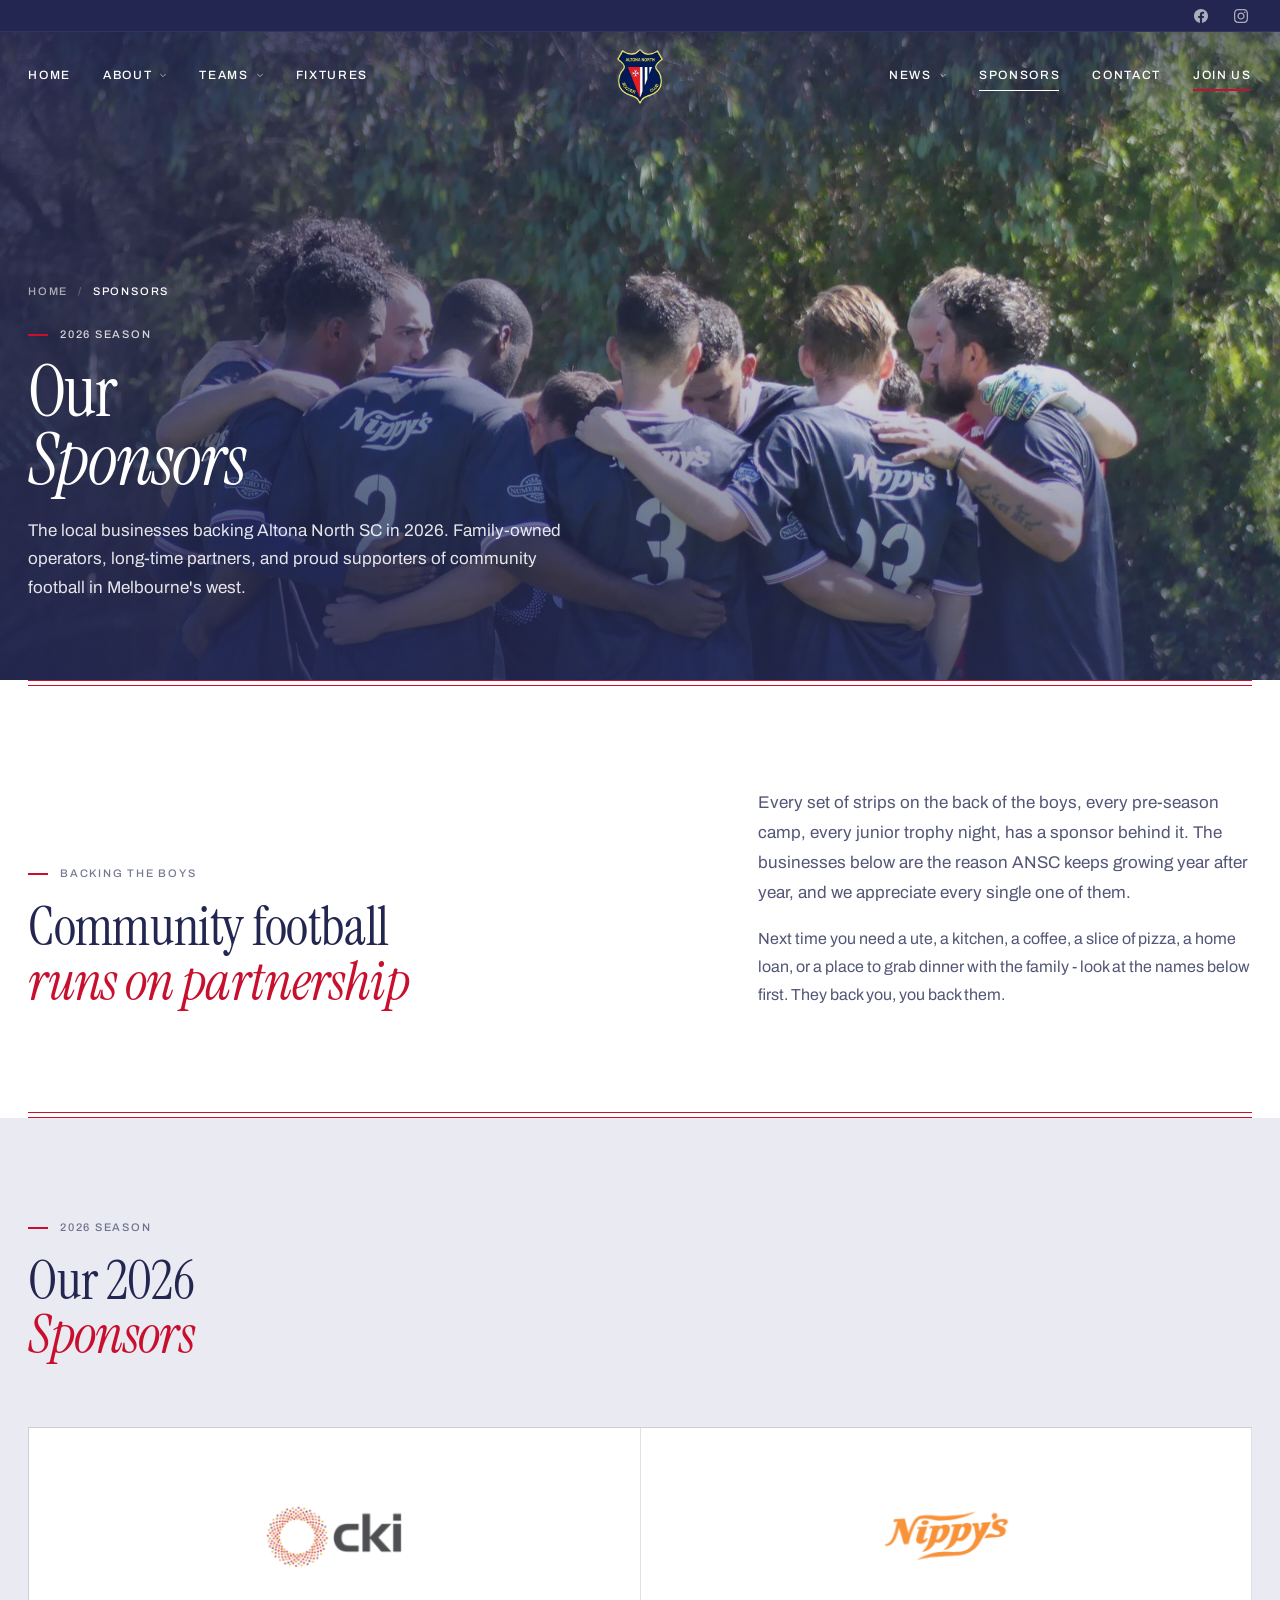
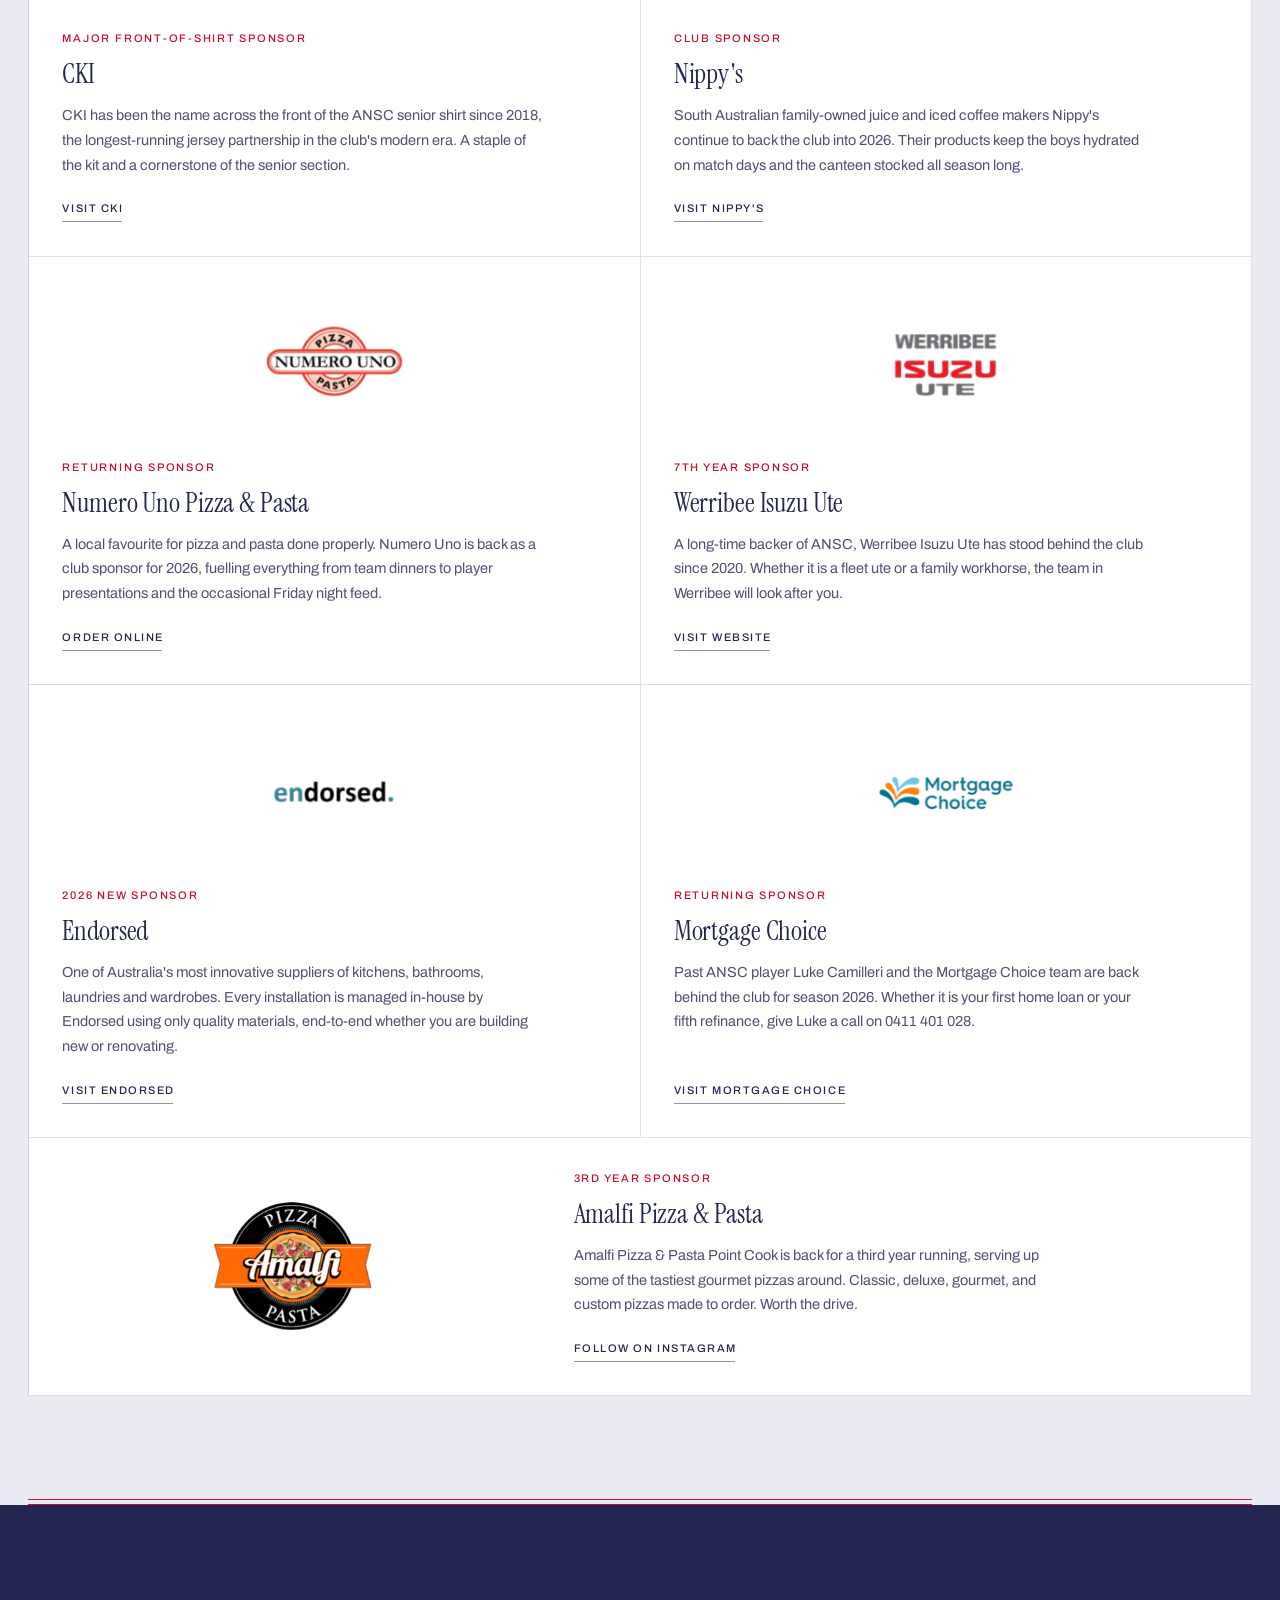
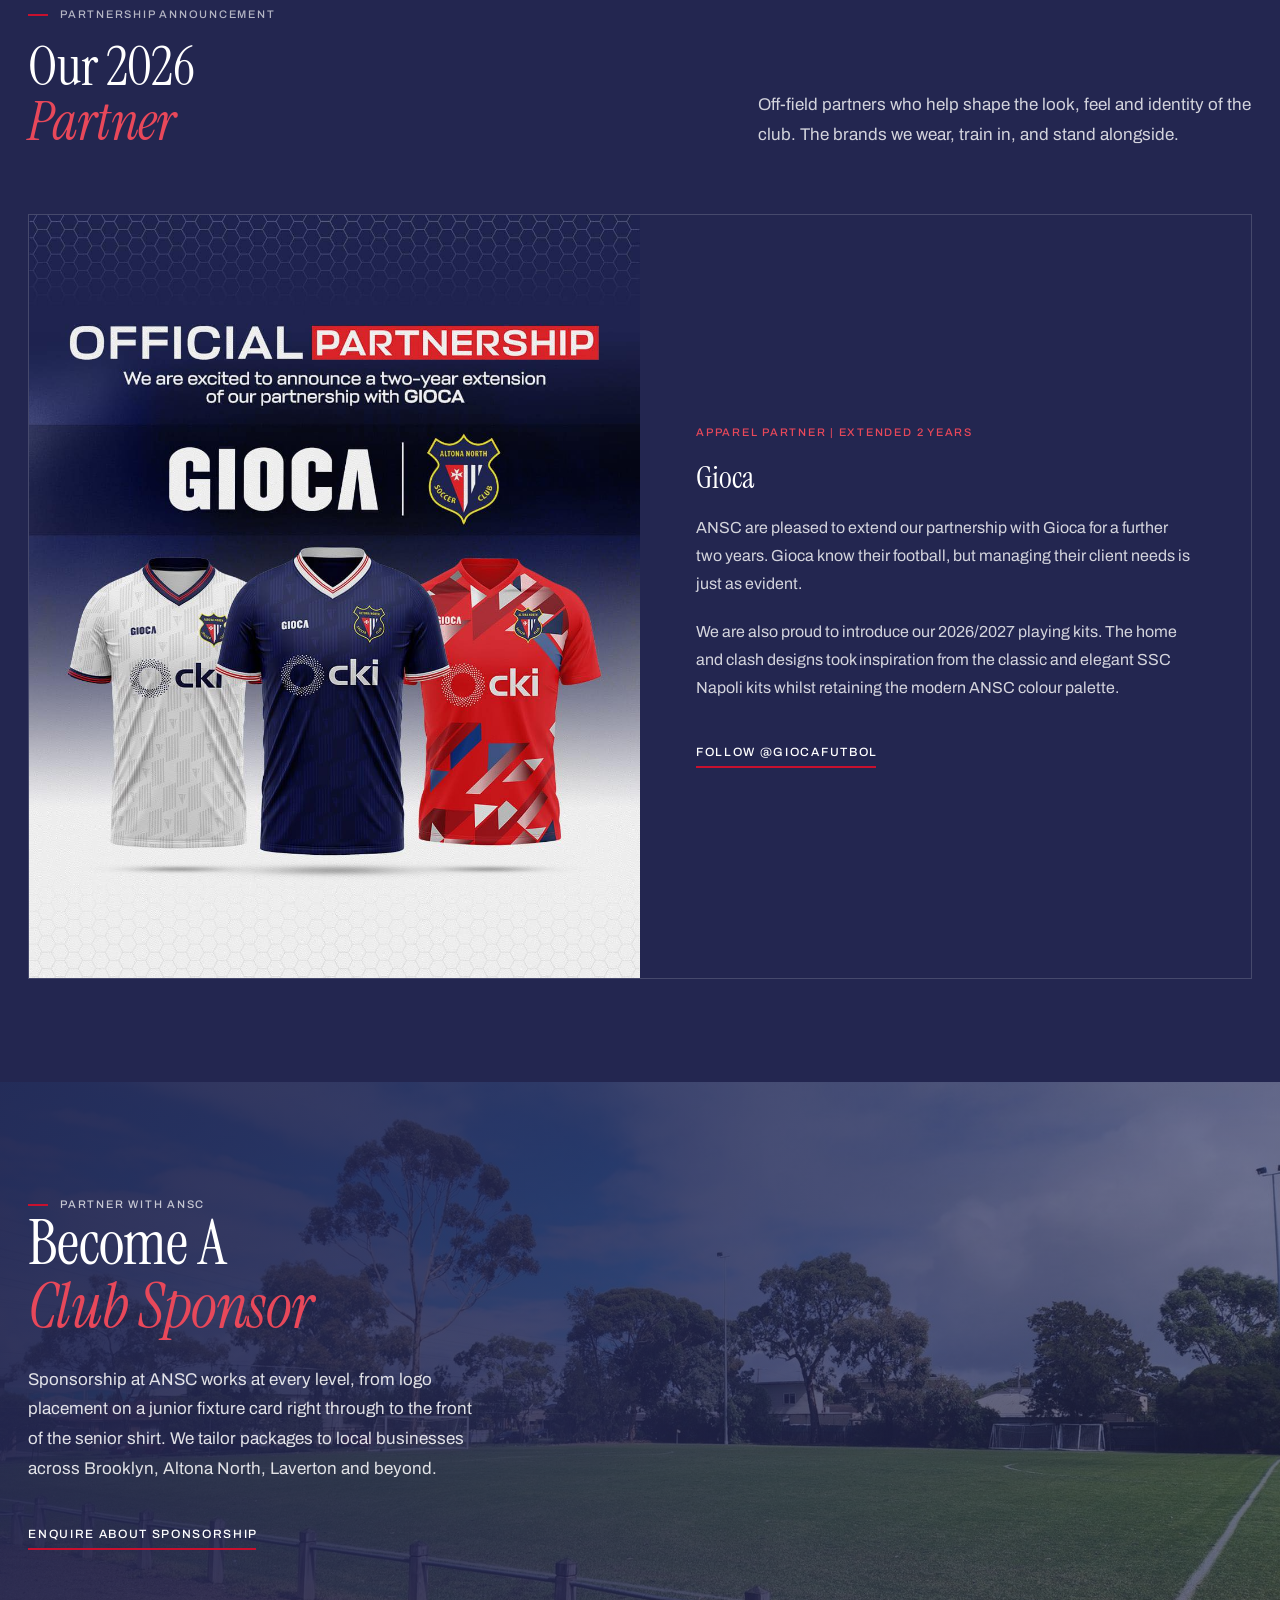
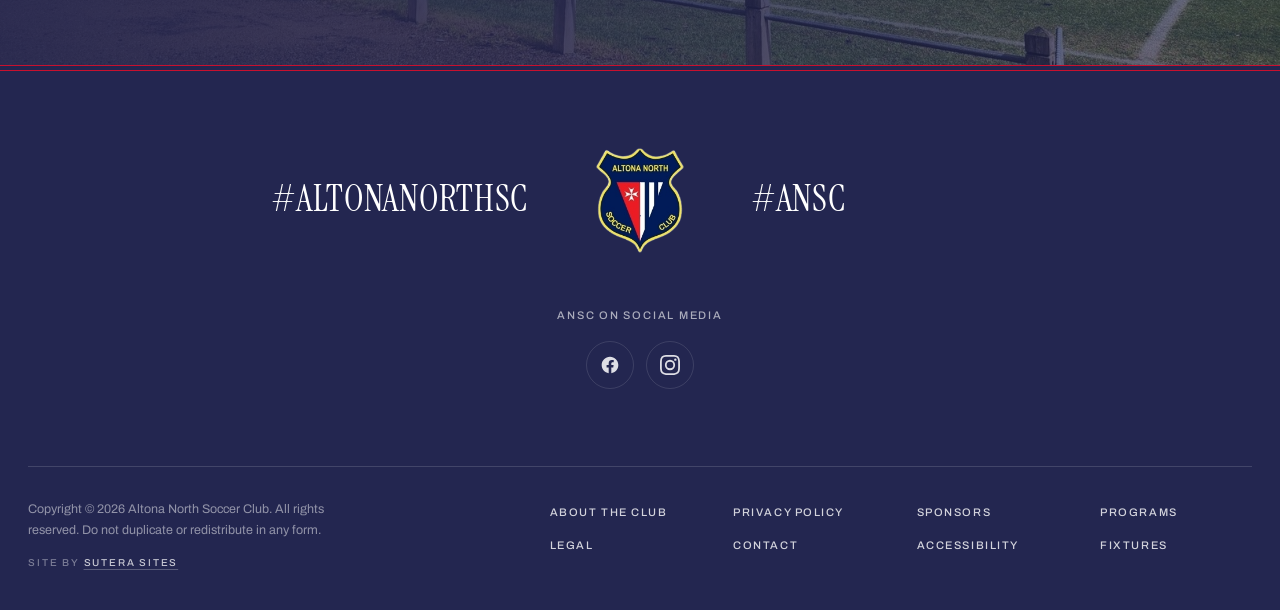
<file: sponsors.html>
<!DOCTYPE html>
<html lang="en">
<head>
  <!-- Google tag (gtag.js) - GA4 G-WQWRHHGJDF -->
  <script async src="https://www.googletagmanager.com/gtag/js?id=G-WQWRHHGJDF"></script>
  <script>
    window.dataLayer = window.dataLayer || [];
    function gtag(){dataLayer.push(arguments);}
    gtag('js', new Date());
    gtag('config', 'G-WQWRHHGJDF');
  </script>
    <meta charset="UTF-8">
    <meta name="viewport" content="width=device-width, initial-scale=1.0">
    <title>Sponsors - Our 2026 Partners | Altona North SC</title>
    <meta name="description" content="Meet the local businesses backing Altona North SC in 2026. CKI, Nippy's, Numero Uno, Werribee Isuzu Ute, Endorsed, Mortgage Choice and Amalfi Pizza.">
    <link rel="canonical" href="https://www.altonanorthsc.com.au/sponsors">
    <meta property="og:title" content="ANSC 2026 Sponsors">
    <meta property="og:description" content="The local businesses backing Altona North SC in 2026.">
    <meta property="og:type" content="website">
    <meta property="og:url" content="https://www.altonanorthsc.com.au/sponsors.html">
    <meta property="og:site_name" content="Altona North Soccer Club">
    <meta property="og:locale" content="en_AU">
    <meta property="og:image" content="https://www.altonanorthsc.com.au/Assets/Logo.png">
    <meta property="og:image:width" content="1200">
    <meta property="og:image:height" content="630">
    <meta property="og:image:alt" content="Altona North Soccer Club crest">
    <meta name="twitter:card" content="summary_large_image">
    <meta name="twitter:title" content="ANSC 2026 Sponsors">
    <meta name="twitter:description" content="The local businesses backing Altona North SC in 2026.">
    <meta name="twitter:image" content="https://www.altonanorthsc.com.au/Assets/Logo.png">
    <meta name="geo.region" content="AU-VIC">
    <meta name="geo.placename" content="Brooklyn, Melbourne">
    <meta name="ICBM" content="-37.8232, 144.8489">
    <link rel="icon" type="image/png" href="Assets/Logo.png">
    <link rel="apple-touch-icon" href="Assets/Logo.png">
<link rel="stylesheet" href="styles.css" />
    <link rel="preconnect" href="https://fonts.googleapis.com">
    <link rel="preconnect" href="https://fonts.gstatic.com" crossorigin>
    <link href="https://fonts.googleapis.com/css2?family=Archivo:wght@400;500;600&family=Instrument+Serif:ital@0;1&display=swap" rel="stylesheet">
    <style>
        * { margin: 0; padding: 0; box-sizing: border-box; }
        html { -webkit-text-size-adjust: 100%; scroll-behavior: smooth; }
        body {
            font-family: var(--sans);
            -webkit-font-smoothing: antialiased;
            -moz-osx-font-smoothing: grayscale;
        }
        img { display: block; max-width: 100%; }
        .skip-link {
            position: absolute; left: var(--gutter); top: 8px; z-index: 100;
            padding: 10px 14px; background: var(--white); color: var(--navy-950);
            font: 500 12px/1 var(--sans); letter-spacing: 0.14em; text-transform: uppercase;
            transform: translateY(-200%);
        }
        .skip-link:focus { transform: translateY(0); }

        /* ---------- Site chrome (2026 redesign): utility bar, nav, mega panels, drawer, footer ---------- */
        :root {
            --navy-950: #232650;
            --navy-900: #2a2d61;
            --navy-800: #303368;
            --red: #c8102e;
            --red-600: #a00d25;
            --white: #ffffff;
            --ink-soft: rgba(255, 255, 255, 0.72);
            --hair: rgba(255, 255, 255, 0.14);

            --serif: "Instrument Serif", "Times New Roman", serif;
            --sans: "Archivo", "Helvetica Neue", Arial, sans-serif;

            --gutter: clamp(20px, 2.2vw, 40px);
            --bar-h: 32px;
            --nav-h: 88px;
            --ease: cubic-bezier(0.22, 1, 0.36, 1);
        }
        /* clip, not hidden: hidden turns body into a scroll box and stops the nav sticking */
        html, body { overflow-x: hidden; overflow-x: clip; }
        .utility, .nav, .drawer, .footer {
            color: var(--white);
            -webkit-font-smoothing: antialiased;
            -moz-osx-font-smoothing: grayscale;
        }
        .utility :focus-visible, .nav :focus-visible, .drawer :focus-visible, .footer :focus-visible {
            outline: 2px solid var(--white);
            outline-offset: 4px;
        }

        /* ---------- Shared underline link (nav, CTAs, panels) ---------- */
        .uline {
            position: relative;
            display: inline-flex;
            align-items: center;
            gap: 7px;
            padding: 8px 0 10px;
            font: 500 12px/1 var(--sans);
            letter-spacing: 0.14em;
            text-transform: uppercase;
            color: var(--white);
            background: none;
            border: 0;
            cursor: pointer;
            transition: transform 0.2s var(--ease);
        }
        .uline::before,
        .uline::after {
            content: "";
            position: absolute;
            left: 0;
            right: 0.14em; /* trailing letter-spacing should not stretch the rule */
            bottom: 0;
            height: 1px;
            background: var(--white);
        }
        .uline::before { opacity: 0; }
        .uline::after {
            transform: scaleX(0);
            transform-origin: right;
            transition: transform 0.5s var(--ease);
        }
        .uline:hover::after,
        .uline:focus-visible::after,
        .uline[aria-expanded="true"]::after,
        .uline.is-current::after {
            transform: scaleX(1);
            transform-origin: left;
        }
        .uline:active { transform: translateY(1px); }

        /* Standing rule under a CTA, white sweeps over it on hover */
        .uline--rule::before { opacity: 0.5; }
        /* Join actions carry the club red */
        .uline--join::before { opacity: 1; height: 2px; background: var(--red); }
        .uline--join::after { height: 2px; }

        .chev { width: 8px; height: 8px; opacity: 0.6; transition: transform 0.4s var(--ease); }
        .uline[aria-expanded="true"] .chev { transform: rotate(180deg); }

        /* ---------- Utility bar ---------- */
        .utility {
            display: none;
            height: var(--bar-h);
            background: var(--navy-950);
            border-bottom: 1px solid rgba(255, 255, 255, 0.06);
        }
        .utility__inner {
            height: 100%;
            padding: 0 var(--gutter);
            display: flex;
            align-items: center;
            justify-content: flex-end;
            gap: 18px;
        }
        .utility a {
            display: inline-flex;
            padding: 4px;
            opacity: 0.62;
            transition: opacity 0.25s var(--ease), transform 0.2s var(--ease);
        }
        .utility a:hover, .utility a:focus-visible { opacity: 1; }
        .utility a:active { transform: translateY(1px); }
        .utility svg { width: 14px; height: 14px; }

        /* ---------- Main nav ---------- */
        .nav {
            position: -webkit-sticky;
            position: sticky;
            top: 0;
            z-index: 50;
            transition: transform 0.45s var(--ease);
        }
        .nav.is-hidden { transform: translateY(-100%); }
        .nav::before {
            content: "";
            position: absolute;
            inset: 0;
            background: var(--navy-950);
            transition: opacity 0.35s var(--ease);
        }
        /* Homepage: floats over the hero, turns solid once the page moves or a panel opens */
        .nav--overlay { margin-bottom: calc(-1 * var(--nav-h)); }
        .nav--overlay::before { opacity: 0; }
        .nav--overlay.is-scrolled::before, .nav--overlay.is-open::before { opacity: 1; }
        .nav__inner {
            position: relative;
            display: grid;
            grid-template-columns: 1fr auto 1fr;
            align-items: center;
            height: var(--nav-h);
            padding: 0 var(--gutter);
        }
        .nav__group { display: none; align-items: center; gap: 32px; }
        .nav__group--right { justify-content: flex-end; }
        .nav__crest {
            grid-column: 2;
            display: block;
            transition: transform 0.5s var(--ease);
        }
        .nav__crest img { height: 60px; width: auto; }
        .nav__crest:hover { transform: scale(1.04); }
        .nav__crest:active { transform: scale(0.98); }

        /* Mobile header controls */
        .nav__menu {
            grid-column: 1;
            justify-self: start;
            display: inline-flex;
            flex-direction: column;
            justify-content: center;
            gap: 6px;
            width: 44px; height: 44px;
            margin-left: -10px;
            padding: 0 10px;
            background: none; border: 0; cursor: pointer;
        }
        .nav__menu span {
            display: block; height: 1.5px; width: 22px; background: var(--white);
            transition: transform 0.4s var(--ease);
        }
        .nav__menu span:last-child { width: 15px; }
        .nav__menu:hover span:last-child { transform: scaleX(1.4667); transform-origin: left; }
        .nav__menu:active { transform: translateY(1px); }
        .nav__join-m { grid-column: 3; justify-self: end; }

        /* ---------- Mega panels ---------- */
        .panel {
            position: absolute;
            top: 100%; left: 0; right: 0;
            background: var(--navy-950);
            border-top: 1px solid var(--hair);
            opacity: 0;
            transform: translateY(-8px);
            pointer-events: none;
            transition: opacity 0.3s var(--ease), transform 0.45s var(--ease);
        }
        .panel.is-open { opacity: 1; transform: translateY(0); pointer-events: auto; }
        .panel__inner {
            display: grid;
            grid-template-columns: repeat(4, minmax(0, 1fr));
            gap: 40px;
            padding: 40px var(--gutter) 52px;
        }
        .panel__title {
            display: inline-block;
            margin-bottom: 14px;
            font: 400 28px/1.1 var(--serif);
            transition: transform 0.4s var(--ease);
        }
        .panel__title:hover { transform: translateX(4px); }
        .panel__links a {
            display: inline-block;
            padding: 5px 0;
            font: 400 14px/1.5 var(--sans);
            opacity: 0.72;
            transition: opacity 0.25s var(--ease), transform 0.4s var(--ease);
        }
        .panel__links a:hover, .panel__links a:focus-visible { opacity: 1; transform: translateX(4px); }
        .panel__links a:active { transform: translateX(4px) translateY(1px); }
        .panel__feature {
            grid-column: 4;
            padding-left: 32px;
            border-left: 1px solid var(--hair);
        }
        .panel__feature-title { margin: 0 0 12px; font: italic 400 30px/1.05 var(--serif); }
        .panel__feature-text { margin: 0 0 18px; font: 400 14px/1.7 var(--sans); color: var(--ink-soft); }

        /* ---------- Footer ---------- */
        .footer {
            --crest-h: clamp(104px, 9vw, 136px);
            position: relative;
            padding: clamp(56px, 6vw, 88px) var(--gutter) 40px;
            background: var(--navy-950);
            color: var(--white);
        }
        /* Club stripes, the same fine double rule as above About */
        .footer::before {
            content: "";
            position: absolute;
            top: 0; left: 0; right: 0;
            height: 6px;
            border-top: 1px solid var(--red);
            border-bottom: 1px solid var(--red);
        }
        .footer__crest { height: var(--crest-h); width: auto; order: -1; margin-bottom: 20px; }
        .footer__inner { max-width: 1600px; margin: 0 auto; }
        .footer__tags {
            display: flex;
            flex-direction: column;
            align-items: center;
            gap: 4px;
            margin: 0;
            text-align: center;
        }
        .footer__tag { font: 400 clamp(1.75rem, 1.3rem + 1.2vw, 2.5rem)/1.1 var(--serif); letter-spacing: 0.02em; }
        .footer__social { margin-top: clamp(36px, 4vw, 52px); text-align: center; }
        .footer__label {
            margin: 0 0 18px;
            font: 500 11px/1.4 var(--sans);
            letter-spacing: 0.16em;
            text-transform: uppercase;
            color: rgba(255, 255, 255, 0.62);
        }
        .footer__icons { display: flex; justify-content: center; gap: 12px; }
        .footer__icons a {
            display: inline-flex; align-items: center; justify-content: center;
            width: 48px; height: 48px;
            border: 1px solid var(--hair);
            border-radius: 50%;
            transition: transform 0.4s var(--ease), opacity 0.25s var(--ease);
            opacity: 0.85;
        }
        .footer__icons a:hover, .footer__icons a:focus-visible { opacity: 1; transform: translateY(-3px); }
        .footer__icons a:active { transform: translateY(0) scale(0.95); }
        .footer__icons svg { width: 20px; height: 20px; }
        .footer__lower {
            display: grid;
            gap: 32px;
            margin-top: clamp(48px, 6vw, 80px);
            padding-top: 32px;
            border-top: 1px solid var(--hair);
        }
        .footer__copy { max-width: 44ch; margin: 0; font: 400 12.5px/1.7 var(--sans); color: rgba(255, 255, 255, 0.5); }
        .footer__credit {
            margin: 14px 0 0;
            font: 500 10px/1.4 var(--sans);
            letter-spacing: 0.18em;
            text-transform: uppercase;
            color: rgba(255, 255, 255, 0.4);
        }
        .footer__credit a {
            color: rgba(255, 255, 255, 0.75);
            text-decoration: underline;
            text-decoration-color: rgba(255, 255, 255, 0.25);
            text-underline-offset: 3px;
        }
        .footer__credit a:hover { text-decoration-color: var(--red); }
        .footer__nav { display: grid; grid-template-columns: repeat(2, minmax(0, 1fr)); gap: 4px 32px; align-content: start; }
        .footer__nav .uline { justify-self: start; font-size: 11px; opacity: 0.8; transition: opacity 0.25s var(--ease), transform 0.2s var(--ease); }
        .footer__nav .uline:hover, .footer__nav .uline:focus-visible { opacity: 1; }

        @media (min-width: 640px) {
            .footer__tags { flex-direction: row; justify-content: center; gap: 0; }
            .footer__tag { flex: 1; }
            .footer__tag:first-child { text-align: right; padding-right: clamp(32px, 5vw, 80px); }
            .footer__tag:last-child { text-align: left; padding-left: clamp(32px, 5vw, 80px); }
            .footer__crest { order: 0; margin-bottom: 0; }
            .footer__nav { grid-template-columns: repeat(4, minmax(0, 1fr)); }
        }
        @media (min-width: 900px) {
            .footer__lower { grid-template-columns: repeat(12, minmax(0, 1fr)); gap: 0 var(--gutter); }
            .footer__legal { grid-column: 1 / 5; }
            .footer__nav { grid-column: 6 / 13; }
        }

        /* ---------- Mobile drawer ---------- */
        .drawer {
            position: fixed;
            inset: 0;
            z-index: 80;
            display: flex;
            flex-direction: column;
            padding: 0 var(--gutter) 32px;
            background: var(--navy-950);
            overflow-y: auto;
            transform: translateX(-100%);
            transition: transform 0.55s var(--ease);
        }
        .drawer.is-open { transform: translateX(0); }
        .drawer__top {
            display: grid;
            grid-template-columns: 1fr auto 1fr;
            align-items: center;
            height: 76px;
            flex-shrink: 0;
        }
        .drawer__top img { grid-column: 2; height: 48px; width: auto; }
        .drawer__close {
            grid-column: 1; grid-row: 1;
            justify-self: start;
            width: 44px; height: 44px;
            margin-left: -10px;
            display: inline-flex; align-items: center; justify-content: center;
            background: none; border: 0; cursor: pointer;
            transition: transform 0.4s var(--ease);
        }
        .drawer__close:hover { transform: rotate(90deg); }
        .drawer__close:active { transform: rotate(90deg) scale(0.92); }
        .drawer__close svg { width: 20px; height: 20px; }
        .drawer__list { margin-top: 20px; border-top: 1px solid var(--hair); }
        .drawer__list > li { border-bottom: 1px solid var(--hair); }
        .drawer__row { display: flex; align-items: center; justify-content: space-between; }
        .drawer__link {
            display: block;
            padding: 14px 0;
            font: 400 34px/1.1 var(--serif);
            background: none; border: 0; cursor: pointer; text-align: left;
            transition: transform 0.4s var(--ease), opacity 0.25s var(--ease);
        }
        .drawer__link:hover { transform: translateX(4px); }
        .drawer__link:active { opacity: 0.7; }
        .drawer__link.is-current { font-style: italic; }
        .drawer__toggle {
            width: 44px; height: 44px;
            margin-right: -10px;
            display: inline-flex; align-items: center; justify-content: center;
            background: none; border: 0; cursor: pointer;
        }
        .drawer__toggle svg { width: 14px; height: 14px; transition: transform 0.4s var(--ease); }
        .drawer__toggle[aria-expanded="true"] svg { transform: rotate(45deg); }
        .drawer__row--button { width: 100%; padding: 0; background: none; border: 0; cursor: pointer; }
        .drawer__row--button[aria-expanded="true"] svg { transform: rotate(45deg); }
        .drawer__sub { padding: 0 0 18px; }
        .drawer__sub a {
            display: block;
            padding: 6px 0;
            font: 400 15px/1.5 var(--sans);
            opacity: 0.72;
            transition: opacity 0.25s var(--ease);
        }
        .drawer__sub a:hover, .drawer__sub a:focus-visible { opacity: 1; }
        .drawer__sub .drawer__subhead {
            margin-top: 10px;
            font: 500 11px/1.5 var(--sans);
            letter-spacing: 0.16em;
            text-transform: uppercase;
            opacity: 0.5;
        }
        .drawer__sub .drawer__subhead:first-child { margin-top: 0; }
        .drawer__join { align-self: flex-start; margin-top: 32px; }
        body.menu-open { overflow: hidden; }

        @media (min-width: 1024px) {
            .utility { display: block; }
            .nav__group { display: flex; }
            .nav__group--left { grid-column: 1; }
            .nav__group--right { grid-column: 3; }
            .nav__menu, .nav__join-m { display: none; }
            .drawer { display: none; }
        }
        @media (max-width: 1023px) {
            :root { --nav-h: 72px; }
            .nav__crest img { height: 46px; }
            .panel { display: none; }
        }
        @media (prefers-reduced-motion: reduce) {
            .nav, .nav::before, .nav *, .nav *::before, .nav *::after,
            .drawer, .drawer *, .footer *, .footer *::before, .footer *::after, .utility * {
                transition-duration: 0.01ms !important;
            }
        }

        /* ---------- Inner pages (2026 redesign): the homepage's system applied to page bodies ---------- */
        .font-heading, .font-body { font-family: var(--sans); }

        /* Each ground sets its own ink, so components read correctly on white, mist or navy */
        .band--white, .stripe-band--white {
            --ground: #ffffff;
            --ink: var(--navy-950);
            --muted: rgba(35, 38, 80, 0.62);
            --body: rgba(35, 38, 80, 0.78);
            --line: rgba(35, 38, 80, 0.14);
            --accent: var(--red);
            --cell: transparent;
            --cell-hover: #f4f4f9;
        }
        .band--mist, .stripe-band--mist {
            --ground: #eaeaf2; /* navy-50 from the site's own palette */
            --ink: var(--navy-950);
            --muted: rgba(35, 38, 80, 0.62);
            --body: rgba(35, 38, 80, 0.8);
            --line: rgba(35, 38, 80, 0.14);
            --accent: var(--red);
            --cell: #ffffff;
            --cell-hover: #f7f7fb;
        }
        .band--navy, .band--photo, .stripe-band--navy, .join {
            --ground: var(--navy-950);
            --ink: #ffffff;
            --muted: rgba(255, 255, 255, 0.66);
            --body: rgba(255, 255, 255, 0.8);
            --line: rgba(255, 255, 255, 0.16);
            --accent: #e8485a; /* lighter red from the site's palette, holds contrast on navy */
            --cell: transparent;
            --cell-hover: rgba(255, 255, 255, 0.04);
        }

        .band {
            position: relative;
            padding: clamp(64px, 8vw, 128px) var(--gutter);
            background: var(--ground);
            color: var(--ink);
        }
        .band :focus-visible, .join :focus-visible { outline: 2px solid var(--ink); outline-offset: 4px; }
        .wrap { position: relative; max-width: 1600px; margin: 0 auto; }
        .wrap--narrow { max-width: 1120px; }

        /* Photo grounds: the picture carries the band, navy keeps the type legible */
        .band--photo { overflow: hidden; }
        .band__bg { position: absolute; inset: 0; margin: 0; }
        .band__bg img { width: 100%; height: 100%; object-fit: cover; }
        .band__bg::after {
            content: "";
            position: absolute; inset: 0;
            background: linear-gradient(90deg, rgba(35, 38, 80, 0.96) 0%, rgba(35, 38, 80, 0.92) 50%, rgba(35, 38, 80, 0.86) 100%);
        }

        /* Club stripes between bands, drawn as the homepage's fine double rule */
        .stripe-band { padding: 0 var(--gutter); background: var(--ground); }
        .stripe-band::before {
            content: "";
            display: block;
            max-width: 1600px;
            height: 6px;
            margin: 0 auto;
            border-top: 1px solid var(--red);
            border-bottom: 1px solid var(--red);
        }

        /* ---------- Page hero ---------- */
        .phero {
            position: relative;
            display: flex;
            align-items: flex-end;
            min-height: clamp(500px, 72vh, 780px);
            min-height: clamp(500px, 72svh, 780px);
            padding: calc(var(--nav-h) + 48px) var(--gutter) clamp(44px, 6vw, 88px);
            overflow: hidden;
            background: var(--navy-950);
            color: var(--white);
        }
        .phero__img {
            position: absolute;
            inset: 0;
            width: 100%;
            height: 100%;
            object-fit: cover;
            animation: settle 2.4s cubic-bezier(0.16, 0.8, 0.3, 1) both;
        }
        @keyframes settle { from { transform: scale(1.05); } }
        .phero__tint {
            position: absolute; inset: 0; pointer-events: none;
            background: var(--navy-950);
            mix-blend-mode: multiply;
            opacity: 0.16;
        }
        .phero__shade {
            position: absolute; inset: 0; pointer-events: none;
            background:
                linear-gradient(180deg, rgba(35, 38, 80, 0.55) 0%, rgba(35, 38, 80, 0) 26%),
                linear-gradient(90deg, rgba(35, 38, 80, 0.7) 0%, rgba(35, 38, 80, 0.32) 38%, rgba(35, 38, 80, 0) 66%),
                linear-gradient(0deg, rgba(35, 38, 80, 0.72) 0%, rgba(35, 38, 80, 0) 48%);
        }
        .phero__content { position: relative; z-index: 2; width: 100%; max-width: 1600px; margin: 0 auto; }
        .phero__inner { max-width: 760px; }
        .crumbs ol {
            display: flex;
            flex-wrap: wrap;
            align-items: center;
            gap: 4px 10px;
            margin: 0;
            padding: 0;
            list-style: none;
            font: 500 11px/1.4 var(--sans);
            letter-spacing: 0.16em;
            text-transform: uppercase;
            color: rgba(255, 255, 255, 0.62);
        }
        .crumbs a { transition: color 0.25s var(--ease); }
        .crumbs a:hover, .crumbs a:focus-visible { color: var(--white); }
        .crumbs [aria-current="page"] { color: var(--white); }
        .crumbs .crumbs__sep { opacity: 0.45; }
        .phero .eyebrow { margin-top: 28px; color: rgba(255, 255, 255, 0.8); }
        .phero__title {
            margin: 16px 0 0;
            font: 400 clamp(3rem, 1.7rem + 3.4vw, 5.25rem)/0.96 var(--serif);
            letter-spacing: -0.015em;
            text-wrap: balance;
        }
        .phero__title em { font-style: italic; }
        .phero__lead {
            max-width: 56ch;
            margin: 22px 0 0;
            font: 400 16px/1.7 var(--sans);
            color: rgba(255, 255, 255, 0.88);
            text-wrap: pretty;
        }
        @media (min-width: 900px) { .phero__lead { font-size: 17px; } }
        @media (max-width: 899px) {
            /* Text spans the full width here, so it needs ground from below, not from the left */
            .phero__shade {
                background:
                    linear-gradient(180deg, rgba(35, 38, 80, 0.55) 0%, rgba(35, 38, 80, 0) 22%),
                    linear-gradient(0deg, rgba(35, 38, 80, 0.94) 0%, rgba(35, 38, 80, 0.74) 45%, rgba(35, 38, 80, 0) 88%);
            }
        }

        /* Print hero: a small or archival photo framed beside the title, the homepage History treatment */
        .phero--print { align-items: center; }
        .phero--print .phero__content { display: grid; grid-template-columns: minmax(0, 1fr); gap: 40px; align-items: center; }
        .phero__print {
            justify-self: start;
            width: fit-content;
            max-width: 100%;
            margin: 0;
            padding: clamp(8px, 1vw, 14px);
            background: var(--white);
            box-shadow: 0 1px 2px rgba(0, 0, 0, 0.2), 0 30px 60px -28px rgba(0, 0, 0, 0.65);
        }
        .phero__print img { width: auto; max-width: 100%; height: auto; max-height: min(320px, 46vh); }
        @media (min-width: 900px) {
            .phero--print .phero__content { grid-template-columns: repeat(12, minmax(0, 1fr)); gap: 0 var(--gutter); }
            .phero--print .phero__inner { grid-column: 1 / 7; grid-row: 1; }
            .phero__print { grid-column: 8 / 13; grid-row: 1; justify-self: end; }
            .phero__print img { max-height: min(540px, 64vh); }
        }
        @media (max-width: 899px) { .phero__print { order: -1; } }

        .rise { animation: rise 1s var(--ease) both; }
        .rise-1 { animation-delay: 0.12s; }
        .rise-2 { animation-delay: 0.24s; }
        .rise-3 { animation-delay: 0.36s; }
        @keyframes rise { from { opacity: 0; transform: translateY(14px); } }

        /* ---------- Type ---------- */
        .eyebrow {
            display: flex;
            align-items: center;
            gap: 12px;
            margin: 0;
            font: 500 11px/1.4 var(--sans);
            letter-spacing: 0.16em;
            text-transform: uppercase;
            color: var(--muted);
        }
        .eyebrow::before { content: ""; width: 20px; height: 2px; background: var(--red); flex-shrink: 0; }
        .title {
            margin: 0;
            font: 400 clamp(2.5rem, 1.6rem + 2.2vw, 4rem)/1.02 var(--serif);
            letter-spacing: -0.012em;
            text-wrap: balance;
        }
        .title em, .num em { font-style: italic; color: var(--accent); }
        .subtitle {
            margin: 0;
            font: 400 clamp(1.625rem, 1.35rem + 0.7vw, 2.125rem)/1.1 var(--serif);
            letter-spacing: -0.005em;
        }
        .subtitle--lg { font-size: clamp(2rem, 1.5rem + 1.3vw, 2.875rem); line-height: 1.05; }
        .subtitle--sm { font-size: clamp(1.5rem, 1.3rem + 0.5vw, 1.875rem); }
        .subtitle--xs { font-size: 1.375rem; line-height: 1.2; }
        .name { font: 400 clamp(1.375rem, 1.2rem + 0.4vw, 1.625rem)/1.15 var(--serif); color: var(--ink); }
        .name--sm { font-size: 1.25rem; }
        .name--lg { font-size: clamp(1.75rem, 1.4rem + 1vw, 2.5rem); }
        .num { font: 400 clamp(3rem, 2.2rem + 2.2vw, 4.5rem)/1 var(--serif); letter-spacing: -0.02em; color: var(--ink); }
        .num--sm { font-size: clamp(2.25rem, 1.8rem + 1.2vw, 3rem); }
        .label {
            margin: 0;
            font: 500 11px/1.45 var(--sans);
            letter-spacing: 0.16em;
            text-transform: uppercase;
            color: var(--muted);
        }
        .label--red { color: var(--accent); }
        .label__note { color: var(--accent); text-transform: none; letter-spacing: 0.02em; }
        .text {
            max-width: 60ch;
            margin: 0;
            font: 400 16px/1.75 var(--sans);
            color: var(--body);
            text-wrap: pretty;
        }
        .text--lead { font-size: 17px; }
        .text--sm { font-size: 14.5px; line-height: 1.7; }
        .text--xs { font-size: 12.5px; line-height: 1.6; color: var(--muted); }
        .text strong { font-weight: 600; color: var(--ink); }
        .text a, .faq__a a {
            color: var(--ink);
            text-decoration: underline;
            text-decoration-color: var(--accent);
            text-decoration-thickness: 1px;
            text-underline-offset: 4px;
        }
        .text a:hover, .faq__a a:hover { text-decoration-thickness: 2px; }

        /* Vertical rhythm inside text columns, heads and the closing band */
        .stack > * + * { margin-top: 20px; }
        .stack > .eyebrow + .title, .stack > .badge + .eyebrow { margin-top: 18px; }
        .stack > .badge + .title { margin-top: 22px; }
        .stack > .title + *, .stack > .join__title + * { margin-top: 28px; }
        .stack > .ctas, .stack > .ticks, .stack > .cells, .stack > .rows, .stack > .note { margin-top: 36px; }

        /* Underline links read in the ground's ink; join actions keep the club red */
        .band .uline, .notice .uline, .formcard .uline { color: var(--ink); }
        .band .uline::before, .band .uline::after,
        .notice .uline::before, .notice .uline::after,
        .formcard .uline::before, .formcard .uline::after { background: currentColor; }
        .band .uline--join::before, .notice .uline--join::before, .join .uline--join::before { background: var(--red); }
        .uline--sm { padding: 6px 0 8px; font-size: 11px; }
        .ctas { display: flex; flex-wrap: wrap; align-items: center; gap: 14px 36px; }
        .ctas--col { flex-direction: column; align-items: flex-start; }

        /* ---------- Section heads: title left, words right, like the homepage sponsors head ---------- */
        .head { display: grid; gap: 24px 40px; margin-bottom: clamp(40px, 5vw, 72px); }
        .head:last-child { margin-bottom: 0; }
        .head__main > .title { margin-top: 18px; }
        .head__aside > * + * { margin-top: 18px; }
        .head__aside > .ctas { margin-top: 30px; }
        .head--center { justify-items: center; text-align: center; }
        .head--center .eyebrow { justify-content: center; }
        .head--center .text { margin-left: auto; margin-right: auto; }
        @media (min-width: 900px) {
            .head--split { grid-template-columns: repeat(12, minmax(0, 1fr)); align-items: end; gap: 0 var(--gutter); }
            .head--split > .head__main { grid-column: 1 / 7; }
            .head--split > .head__aside { grid-column: 8 / 13; }
        }

        /* ---------- Split: picture one side, words the other ---------- */
        .split { display: grid; grid-template-columns: minmax(0, 1fr); gap: 40px; align-items: center; }
        @media (min-width: 900px) {
            .split { grid-template-columns: repeat(12, minmax(0, 1fr)); gap: 0 var(--gutter); }
            .split > * { grid-row: 1; }
            .split--body-last > .split__aside { grid-column: 1 / 7; }
            .split--body-last > .split__body { grid-column: 8 / 13; }
            .split--body-first > .split__body { grid-column: 1 / 6; }
            .split--body-first > .split__aside { grid-column: 7 / 13; }
            .split--top { align-items: start; }
        }

        .media { position: relative; overflow: hidden; background: var(--navy-950); }
        .media img { width: 100%; height: 100%; object-fit: cover; transition: transform 1.4s var(--ease); }
        .media::after {
            content: "";
            position: absolute; inset: 0; pointer-events: none;
            background: var(--navy-950);
            mix-blend-mode: multiply;
            opacity: 0.12;
        }
        .media:hover img { transform: scale(1.04); }
        .media--tall { aspect-ratio: 4 / 3; }
        .media--wide { aspect-ratio: 16 / 10; }
        .media--portrait { aspect-ratio: 4 / 5; }
        .media--natural img { height: auto; }
        @media (min-width: 900px) { .media--tall { aspect-ratio: 1 / 1; } }

        /* ---------- Hairline grids (the homepage's fixtures and sponsors language) ---------- */
        .cells { gap: 0 !important; border-top: 1px solid var(--line); border-left: 1px solid var(--line); }
        .cells > * { border-right: 1px solid var(--line); border-bottom: 1px solid var(--line); background: var(--cell); }
        .cell {
            position: relative;
            display: flex;
            flex-direction: column;
            gap: 12px;
            min-width: 0;
            padding: clamp(24px, 2.6vw, 40px);
            transition: background-color 0.35s var(--ease);
        }
        .cells--tight > .cell { padding: 20px 22px; }
        .cells--roomy > .cell { padding: clamp(28px, 3.4vw, 52px); }
        .cell--row { flex-direction: row; align-items: center; gap: 16px; }
        .cell--between { justify-content: space-between; }
        .cell--link { cursor: pointer; }
        .cell--link:hover, .cell--link:focus-visible { background: var(--cell-hover); }
        .cell--link:active { transform: translateY(1px); }
        .cell--link:hover .uline::after, .cell--link:focus-visible .uline::after { transform: scaleX(1); transform-origin: left; }
        .cell > .text { margin-top: 2px; }
        .cell > .uline { align-self: flex-start; justify-self: start; margin-top: 8px; }
        .cell > svg:first-child, .cell__top > svg { width: 28px; height: 28px; color: var(--accent); }
        .cell__top { display: flex; align-items: center; justify-content: space-between; gap: 12px; margin-bottom: 12px; }
        .cell__foot {
            display: flex;
            gap: 12px;
            margin-top: auto;
            padding-top: 16px;
            border-top: 1px solid var(--line);
        }
        .cell__foot > svg { width: 16px; height: 16px; color: var(--muted); }
        .cell__arrow { flex: none; width: 18px; height: 18px; color: var(--muted); transition: transform 0.4s var(--ease), color 0.25s var(--ease); }
        .cell--link:hover .cell__arrow { transform: translateX(4px); color: var(--accent); }
        .cell__logo { height: 150px; margin-bottom: 8px; }
        @media (max-width: 639px) {
            .cells--tight > .cell { padding: 16px 14px; }
            .cells--tight > .cell--row { gap: 12px; }
            .cells--tight .jersey { width: 38px; height: 38px; font-size: 18px; }
            .cells--tight .name--sm { font-size: 1.125rem; overflow-wrap: anywhere; }
        }
        .cell__logo img { max-height: 140px; mix-blend-mode: multiply; }
        @media (min-width: 640px) {
            /* A lone sponsor at the end spans the row, logo beside the words */
            .cells--feature-last > .cell:last-child:nth-child(odd) {
                grid-column: 1 / -1;
                display: grid;
                grid-template-columns: minmax(0, 1fr) minmax(0, 1.4fr);
                grid-template-rows: auto auto auto 1fr;
                column-gap: clamp(24px, 4vw, 64px);
                max-width: none;
                margin: 0;
            }
            .cells--feature-last > .cell:last-child:nth-child(odd) > .cell__logo { grid-row: 1 / -1; height: 100%; margin: 0; }
            .cells--feature-last > .cell:last-child:nth-child(odd) > :not(.cell__logo) { grid-column: 2; }
        }

        /* Hairline lists */
        .rows { border-top: 1px solid var(--line); }
        .row { display: flex; flex-direction: column; gap: 4px; padding: 20px 0; border-bottom: 1px solid var(--line); }
        .row--icon { flex-direction: row; align-items: flex-start; gap: 20px; }
        .row--icon > div:last-child > * + * { margin-top: 6px; }
        .ticks { max-width: 60ch; margin: 0; padding: 0; list-style: none; border-top: 1px solid var(--line); }
        .ticks > li {
            display: flex;
            align-items: baseline;
            gap: 14px;
            padding: 13px 0;
            border-bottom: 1px solid var(--line);
            font: 400 15px/1.55 var(--sans);
            color: var(--ink);
        }
        .ticks > li::before { content: ""; flex: none; width: 14px; height: 2px; background: var(--red); transform: translateY(-4px); }

        .icon, .jersey {
            flex: none;
            display: grid;
            place-items: center;
            width: 48px;
            height: 48px;
            border: 1px solid var(--line);
            border-radius: 50%;
            color: var(--accent);
        }
        .icon svg { width: 20px; height: 20px; }
        .jersey { font: 400 22px/1 var(--serif); color: var(--ink); }
        .jersey--captain { background: var(--red); border-color: var(--red); color: #ffffff; }
        .tag {
            display: inline-block;
            padding: 3px 7px;
            border: 1px solid var(--line);
            font: 600 9.5px/1.2 var(--sans);
            letter-spacing: 0.14em;
            text-transform: uppercase;
            color: var(--muted);
        }
        .tag--red { border-color: rgba(200, 16, 46, 0.45); color: var(--accent); }
        .chip {
            display: inline-flex;
            align-items: center;
            gap: 8px;
            padding: 8px 14px;
            border: 1px solid var(--line);
            font: 500 11px/1.2 var(--sans);
            letter-spacing: 0.14em;
            text-transform: uppercase;
            color: var(--ink);
        }
        .chip svg { width: 14px; height: 14px; color: var(--accent); }
        .badge {
            display: inline-flex;
            align-items: center;
            padding: 7px 12px;
            border: 1px solid currentColor;
            font: 600 10.5px/1 var(--sans);
            letter-spacing: 0.18em;
            text-transform: uppercase;
            color: var(--accent);
        }
        .note { padding-top: 22px; border-top: 1px solid var(--line); }
        .note > * + * { margin-top: 12px; }
        .notice {
            max-width: 880px;
            margin: 0 auto;
            padding: clamp(36px, 5vw, 72px) clamp(24px, 5vw, 72px);
            border: 1px solid var(--line);
            background: var(--cell);
            text-align: center;
        }
        .band--white .notice { background: #f4f4f9; border-color: transparent; }
        .notice > * + * { margin-top: 16px; }
        .notice > .badge + * { margin-top: 24px; }
        .notice > .uline { margin-top: 28px; }
        .notice .text { margin-left: auto; margin-right: auto; }
        .feature { border: 1px solid var(--line); overflow: hidden; }
        .vrule { width: 1px; height: 40px; background: var(--line); }
        .hashtag { font: 400 clamp(2.25rem, 1.6rem + 2vw, 3.5rem)/1.1 var(--serif); letter-spacing: 0.01em; }
        .hashtag--accent { font-style: italic; color: var(--accent); }

        /* ---------- History timeline ---------- */
        .tl__line { width: 1px; background: var(--line); }
        .tl__dot { top: 22px; width: 11px; height: 11px; margin-left: -5px; border-radius: 50%; background: var(--red); box-shadow: 0 0 0 6px var(--ground); }
        @media (min-width: 768px) { .tl__dot { top: 50%; margin-left: 0; margin-top: -5px; } }
        .tl__year { font: italic 400 clamp(2.5rem, 1.8rem + 2vw, 3.75rem)/1 var(--serif); letter-spacing: -0.015em; color: var(--accent); }
        .tl__item .subtitle { margin-top: 10px; }
        .tl__item .text { margin-top: 12px; }
        .tl__item .text-right .text { margin-left: auto; }

        /* ---------- FAQs ---------- */
        .faqs { max-width: 1120px; border-top: 1px solid var(--line); }
        .faq { border-bottom: 1px solid var(--line); }
        .faq > summary {
            display: flex;
            align-items: center;
            justify-content: space-between;
            gap: 24px;
            padding: 24px 0;
            cursor: pointer;
            list-style: none;
            transition: opacity 0.25s var(--ease);
        }
        .faq > summary::-webkit-details-marker { display: none; }
        .faq > summary:hover .faq__title { transform: translateX(4px); }
        .faq__title { margin: 0; font: 400 clamp(1.3rem, 1.1rem + 0.5vw, 1.625rem)/1.25 var(--serif); transition: transform 0.4s var(--ease); }
        .faq__icon { flex: none; width: 14px; height: 14px; color: var(--accent); transition: transform 0.4s var(--ease); }
        .faq[open] .faq__icon { transform: rotate(45deg); }
        .faq__a { max-width: 72ch; padding: 0 0 28px; }
        .faq__a > * + * { margin-top: 12px; }

        /* ---------- Contact ---------- */
        .contact-card { display: flex; align-items: flex-start; gap: 18px; padding-top: 22px; border-top: 1px solid var(--line); }
        .contact-icon {
            flex: none;
            display: grid;
            place-items: center;
            width: 44px;
            height: 44px;
            border: 1px solid var(--line);
            border-radius: 50%;
            color: var(--accent);
        }
        .contact-icon svg { width: 18px; height: 18px; }
        .contact-label { display: block; margin-bottom: 6px; font: 500 11px/1.4 var(--sans); letter-spacing: 0.16em; text-transform: uppercase; color: var(--muted); }
        .contact-value { font: 400 clamp(1.375rem, 1.2rem + 0.5vw, 1.75rem)/1.2 var(--serif); color: var(--ink); overflow-wrap: anywhere; }
        .contact-value a { text-decoration: underline; text-decoration-color: transparent; text-underline-offset: 5px; transition: text-decoration-color 0.25s var(--ease); }
        .contact-value a:hover { text-decoration-color: var(--red); }
        .contact-meta { margin: 4px 0 0; font: 400 13.5px/1.6 var(--sans); color: var(--muted); }
        .contact-social {
            display: inline-flex;
            align-items: center;
            justify-content: center;
            width: 46px;
            height: 46px;
            border: 1px solid var(--line);
            border-radius: 50%;
            color: var(--ink);
            transition: transform 0.4s var(--ease), border-color 0.25s var(--ease);
        }
        .contact-social:hover { transform: translateY(-3px); border-color: var(--ink); }
        .contact-social:active { transform: translateY(0) scale(0.95); }
        .contact-social svg { width: 18px; height: 18px; }

        /* ---------- Forms (the homepage enquiry card) ---------- */
        .formcard {
            padding: clamp(28px, 3.6vw, 56px);
            background: var(--white);
            color: var(--navy-950);
            box-shadow: 0 30px 60px -30px rgba(10, 12, 40, 0.4);
            --ink: var(--navy-950);
            --muted: rgba(35, 38, 80, 0.62);
            --line: rgba(35, 38, 80, 0.14);
            --accent: var(--red);
        }
        .formcard__head { margin-bottom: 32px; }
        .formcard__head > * + * { margin-top: 12px; }
        .enquiry {
            display: grid;
            gap: 28px;
            padding: clamp(28px, 3.6vw, 56px);
            background: var(--white);
            color: var(--navy-950);
            box-shadow: 0 30px 60px -30px rgba(10, 12, 40, 0.45);
        }
        .enquiry--bare { padding: 0; background: none; box-shadow: none; }
        .enquiry .uline { color: var(--navy-950); }
        .enquiry .uline::before, .enquiry .uline::after { background: currentColor; }
        .enquiry__row { display: grid; grid-template-columns: minmax(0, 1fr); gap: 28px; }
        .form-label {
            display: block;
            margin-bottom: 4px;
            font: 500 11px/1.4 var(--sans);
            letter-spacing: 0.14em;
            text-transform: uppercase;
            color: rgba(35, 38, 80, 0.7);
        }
        .form-label .required { margin-left: 2px; color: var(--red); }
        .form-field {
            width: 100%;
            padding: 10px 0 12px;
            font: 400 16px/1.4 var(--sans);
            color: var(--navy-950);
            background: transparent;
            border: 0;
            border-bottom: 1px solid rgba(35, 38, 80, 0.28);
            border-radius: 0;
            -webkit-appearance: none;
            appearance: none;
        }
        .form-field:hover { border-bottom-color: rgba(35, 38, 80, 0.5); }
        .form-field:focus, .form-field:focus-visible { outline: none; border-bottom-color: var(--navy-950); box-shadow: 0 1px 0 0 var(--navy-950); }
        .form-field::placeholder { color: rgba(35, 38, 80, 0.38); }
        select.form-field {
            padding-right: 24px;
            cursor: pointer;
            background-image: url("data:image/svg+xml;utf8,<svg xmlns='http://www.w3.org/2000/svg' width='12' height='12' viewBox='0 0 12 12'><path fill='none' stroke='%23232650' stroke-width='1.5' d='M2 4.5l4 4 4-4'/></svg>");
            background-repeat: no-repeat;
            background-position: right 2px center;
        }
        select.form-field:invalid { color: rgba(35, 38, 80, 0.45); }
        select.form-field option { color: var(--navy-950); }
        textarea.form-field { min-height: 116px; resize: vertical; }
        .enquiry__submit {
            justify-self: start;
            padding: 18px 34px;
            font: 600 12px/1 var(--sans);
            letter-spacing: 0.16em;
            text-transform: uppercase;
            color: var(--white);
            background: var(--red);
            border: 0;
            cursor: pointer;
            transition: transform 0.2s var(--ease), background-color 0.25s var(--ease);
        }
        .enquiry__submit:hover { background: var(--red-600); }
        .enquiry__submit:active { transform: translateY(1px); }
        .enquiry__submit:focus-visible { outline: 2px solid var(--navy-950); outline-offset: 3px; }
        @media (min-width: 640px) { .enquiry__row { grid-template-columns: minmax(0, 1fr) minmax(0, 1fr); } }

        /* ---------- Closing band (the homepage join) ---------- */
        .join {
            position: relative;
            overflow: hidden;
            padding: clamp(72px, 9vw, 140px) var(--gutter);
            background: var(--navy-950);
            color: var(--white);
        }
        .join__bg { position: absolute; inset: 0; margin: 0; }
        .join__bg img { width: 100%; height: 100%; object-fit: cover; }
        .join__bg::after {
            content: "";
            position: absolute; inset: 0;
            background: linear-gradient(90deg, rgba(35, 38, 80, 0.93) 0%, rgba(35, 38, 80, 0.82) 45%, rgba(35, 38, 80, 0.6) 100%);
        }
        .join__grid {
            position: relative;
            max-width: 1600px;
            margin: 0 auto;
            display: grid;
            grid-template-columns: minmax(0, 1fr);
            gap: 48px;
            align-items: center;
        }
        .join .eyebrow { color: rgba(255, 255, 255, 0.72); }
        .join__title { margin: 0; font: 400 clamp(2.75rem, 1.8rem + 2.6vw, 4.5rem)/1 var(--serif); letter-spacing: -0.012em; text-wrap: balance; }
        .join__title em { font-style: italic; color: #e8485a; }
        .join__intro { max-width: 46ch; margin: 0; font: 400 17px/1.75 var(--sans); color: rgba(255, 255, 255, 0.86); }
        .join__content > .ctas { margin-top: 36px; }
        @media (min-width: 1024px) {
            .join__grid { grid-template-columns: repeat(12, minmax(0, 1fr)); gap: 0 var(--gutter); }
            .join__content { grid-column: 1 / 8; }
            .join__grid--form > .join__content { grid-column: 1 / 6; }
            .join__grid--form > .enquiry { grid-column: 7 / 13; }
        }

        /* ---------- Legal (privacy policy) ---------- */
        .legal-doc { max-width: 760px; margin: 0 auto; font: 400 16px/1.8 var(--sans); color: var(--body); }
        .legal-doc .legal-meta { margin: 0 0 32px; font: 500 11px/1.4 var(--sans); letter-spacing: 0.16em; text-transform: uppercase; color: var(--muted); }
        .legal-doc .legal-meta::before { content: ""; display: inline-block; width: 20px; height: 2px; margin-right: 12px; vertical-align: middle; background: var(--red); }
        .legal-doc h2 {
            margin: 48px 0 14px;
            font: 400 clamp(1.75rem, 1.45rem + 0.9vw, 2.375rem)/1.1 var(--serif);
            letter-spacing: -0.005em;
            color: var(--ink);
        }
        .legal-doc p { margin: 0 0 16px; }
        .legal-doc p.intro { font-size: 18px; color: var(--ink); }
        .legal-doc ul { margin: 0 0 16px; padding: 0; list-style: none; border-top: 1px solid var(--line); }
        .legal-doc li { display: flex; gap: 14px; padding: 10px 0; border-bottom: 1px solid var(--line); }
        .legal-doc li::before { content: ""; flex: none; width: 14px; height: 2px; margin-top: 0.9em; background: var(--red); }
        .legal-doc a { color: var(--ink); text-decoration: underline; text-decoration-color: var(--red); text-underline-offset: 4px; }
        .legal-doc a:hover { text-decoration-thickness: 2px; }

        /* ---------- Scroll reveal: same easing as the homepage ---------- */
        .fade-in { opacity: 0; transform: translateY(18px); transition: opacity 0.9s var(--ease), transform 0.9s var(--ease); }
        .fade-in.visible { opacity: 1; transform: none; }

        @media (prefers-reduced-motion: reduce) {
            *, *::before, *::after {
                animation-duration: 0.01ms !important;
                animation-iteration-count: 1 !important;
                transition-duration: 0.01ms !important;
            }
            .fade-in { opacity: 1; transform: none; }
        }
        .namelist { font: 400 15px/1.5 var(--sans); color: var(--ink); }
        @media (min-width: 768px) { .tl__item .md\:text-right .text { margin-left: auto; } }
    </style>

    <!-- JSON-LD Structured Data -->
    <script type="application/ld+json">
    {
        "@context": "https://schema.org",
        "@graph": [
            { "@type": "SportsOrganization", "@id": "https://www.altonanorthsc.com.au/#organization" },
            {
                "@type": "CollectionPage",
                "url": "https://www.altonanorthsc.com.au/sponsors.html",
                "name": "Sponsors - Our 2026 Partners | Altona North SC",
                "description": "Meet the local businesses backing Altona North SC in 2026. CKI, Nippy's, Numero Uno, Werribee Isuzu Ute, Endorsed, Mortgage Choice and Amalfi Pizza.",
                "isPartOf": { "@id": "https://www.altonanorthsc.com.au/#website" },
                "about": { "@id": "https://www.altonanorthsc.com.au/#organization" }
            },
            {
                "@type": "BreadcrumbList",
                "itemListElement": [
                    { "@type": "ListItem", "position": 1, "name": "Home", "item": "https://www.altonanorthsc.com.au/" },
                    { "@type": "ListItem", "position": 2, "name": "Sponsors", "item": "https://www.altonanorthsc.com.au/sponsors.html" }
                ]
            }
        ]
    }
    </script>
  <!-- Sutera lead events (GA4) -->
  <script>/* SUTERA_LEAD_EVENTS */
  (function(){
    function ev(n, p){ if (typeof window.gtag === 'function') { window.gtag('event', n, Object.assign({transport_type:'beacon'}, p||{})); } }
    document.addEventListener('click', function(e){
      var a = e.target.closest ? e.target.closest('a[href^="tel:"]') : null;
      if (a) ev('click_to_call', { link_url: a.getAttribute('href') });
    }, true);
    document.addEventListener('submit', function(e){
      var f = e.target;
      if (!f || f.tagName !== 'FORM' || f.hasAttribute('data-no-lead')) return;
      var action = f.getAttribute('action') || '';
      var isLead = /formspree/i.test(action) || f.querySelector('input[type="email"], input[type="tel"], textarea');
      if (isLead) ev('generate_lead', { form_id: f.id || f.getAttribute('name') || 'contact' });
    }, true);
  })();
  </script>
</head>
<body class="bg-navy-950 text-white font-body">
    <a href="#main" class="skip-link">Skip to main content</a>

    <!-- Navigation - Top Utility Bar -->
    <div class="utility">
        <div class="utility__inner">
            <a href="https://www.facebook.com/altonanorthsc/" target="_blank" rel="noopener noreferrer" aria-label="Facebook">
                <svg fill="currentColor" viewBox="0 0 24 24" aria-hidden="true"><path d="M24 12.073c0-6.627-5.373-12-12-12s-12 5.373-12 12c0 5.99 4.388 10.954 10.125 11.854v-8.385H7.078v-3.47h3.047V9.43c0-3.007 1.792-4.669 4.533-4.669 1.312 0 2.686.235 2.686.235v2.953H15.83c-1.491 0-1.956.925-1.956 1.874v2.25h3.328l-.532 3.47h-2.796v8.385C19.612 23.027 24 18.062 24 12.073z"/></svg>
            </a>
            <a href="https://www.instagram.com/altonanorthsc/" target="_blank" rel="noopener noreferrer" aria-label="Instagram">
                <svg fill="currentColor" viewBox="0 0 24 24" aria-hidden="true"><path d="M12 2.163c3.204 0 3.584.012 4.85.07 3.252.148 4.771 1.691 4.919 4.919.058 1.265.069 1.645.069 4.849 0 3.205-.012 3.584-.069 4.849-.149 3.225-1.664 4.771-4.919 4.919-1.266.058-1.644.07-4.85.07-3.204 0-3.584-.012-4.849-.07-3.26-.149-4.771-1.699-4.919-4.92-.058-1.265-.07-1.644-.07-4.849 0-3.204.013-3.583.07-4.849.149-3.227 1.664-4.771 4.919-4.919 1.266-.057 1.645-.069 4.849-.069zm0-2.163c-3.259 0-3.667.014-4.947.072-4.358.2-6.78 2.618-6.98 6.98-.059 1.281-.073 1.689-.073 4.948 0 3.259.014 3.668.072 4.948.2 4.358 2.618 6.78 6.98 6.98 1.281.058 1.689.072 4.948.072 3.259 0 3.668-.014 4.948-.072 4.354-.2 6.782-2.618 6.979-6.98.059-1.28.073-1.689.073-4.948 0-3.259-.014-3.667-.072-4.947-.196-4.354-2.617-6.78-6.979-6.98-1.281-.059-1.69-.073-4.949-.073zm0 5.838c-3.403 0-6.162 2.759-6.162 6.162s2.759 6.163 6.162 6.163 6.162-2.759 6.162-6.163c0-3.403-2.759-6.162-6.162-6.162zm0 10.162c-2.209 0-4-1.79-4-4 0-2.209 1.791-4 4-4s4 1.791 4 4c0 2.21-1.791 4-4 4zm6.406-11.845c-.796 0-1.441.645-1.441 1.44s.645 1.44 1.441 1.44c.795 0 1.439-.645 1.439-1.44s-.644-1.44-1.439-1.44z"/></svg>
            </a>
        </div>
    </div>

    <!-- Navigation - Main Nav (split around the crest) -->
    <nav class="nav nav--overlay" id="mainNav" aria-label="Main">
        <div class="nav__inner">
            <!-- Mobile: menu left, crest centre, Join Us right -->
            <button class="nav__menu" id="mobileMenuBtn" aria-label="Open menu" aria-expanded="false" aria-controls="mobileMenu">
                <span></span><span></span>
            </button>

            <ul class="nav__group nav__group--left">
                    <li><a href="index.html" class="uline">Home</a></li>
                    <li data-panel="about">
                        <a href="about.html" class="uline" aria-haspopup="true" aria-expanded="false" aria-controls="panel-about">
                            About
                            <svg class="chev" fill="none" stroke="currentColor" viewBox="0 0 12 12" aria-hidden="true"><path stroke-width="1.5" d="M2 4.5l4 4 4-4"/></svg>
                        </a>
                    </li>
                    <li data-panel="teams">
                        <a href="teams.html" class="uline" aria-haspopup="true" aria-expanded="false" aria-controls="panel-teams">
                            Teams
                            <svg class="chev" fill="none" stroke="currentColor" viewBox="0 0 12 12" aria-hidden="true"><path stroke-width="1.5" d="M2 4.5l4 4 4-4"/></svg>
                        </a>
                    </li>
                    <li><a href="fixtures.html" class="uline">Fixtures</a></li>
            </ul>

            <a href="index.html" class="nav__crest" aria-label="Altona North SC Home">
                <img src="Assets/Logo.png" alt="Altona North Soccer Club crest" width="166" height="200">
            </a>

            <ul class="nav__group nav__group--right">
                    <li data-panel="news">
                        <button class="uline" aria-haspopup="true" aria-expanded="false" aria-controls="panel-news">
                            News
                            <svg class="chev" fill="none" stroke="currentColor" viewBox="0 0 12 12" aria-hidden="true"><path stroke-width="1.5" d="M2 4.5l4 4 4-4"/></svg>
                        </button>
                    </li>
                    <li><a href="sponsors.html" class="uline is-current" aria-current="page">Sponsors</a></li>
                    <li><a href="get-involved.html" class="uline">Contact</a></li>
                    <li><a href="get-involved.html" class="uline uline--join">Join Us</a></li>
            </ul>

            <a href="get-involved.html" class="nav__join-m uline uline--join">Join Us</a>
        </div>

        <!-- Mega Menu Panels -->

            <!-- About Panel -->
            <div class="panel" id="panel-about" inert>
                <div class="panel__inner">
                    <div>
                        <a href="the-club.html" class="panel__title">The Club</a>
                        <ul class="panel__links">
                            <li><a href="the-club.html#history">Club History</a></li>
                            <li><a href="the-club.html#kits">Kit History</a></li>
                            <li><a href="the-club.html#honours">Achievements</a></li>
                            <li><a href="the-club.html#ground">D.N. Duane Reserve</a></li>
                        </ul>
                    </div>
                    <div>
                        <a href="people.html" class="panel__title">People</a>
                        <ul class="panel__links">
                            <li><a href="people.html#committee">Committee &amp; Staff</a></li>
                            <li><a href="people.html#coaching">Coaching Staff</a></li>
                            <li><a href="people.html#honours">Honours</a></li>
                        </ul>
                    </div>
                    <div>
                        <a href="get-involved.html" class="panel__title">Get Involved</a>
                        <ul class="panel__links">
                            <li><a href="get-involved.html#faqs">FAQs</a></li>
                            <li><a href="get-involved.html#membership">Social Membership</a></li>
                            <li><a href="get-involved.html#contact">Contact Us</a></li>
                        </ul>
                    </div>
                    <div class="panel__feature">
                        <p class="panel__feature-title">Est. 1975</p>
                        <p class="panel__feature-text">Nearly 50 years of community football in Melbourne's west. From grassroots juniors to State League 2 - proudly representing Brooklyn and Altona North.</p>
                        <a href="the-club.html#history" class="uline uline--rule">Learn Our Story</a>
                    </div>
                </div>
            </div>

            <!-- Teams Panel -->
            <div class="panel" id="panel-teams" inert>
                <div class="panel__inner">
                    <div>
                        <a href="senior-football.html" class="panel__title">Senior Football</a>
                        <ul class="panel__links">
                            <li><a href="senior-football.html#senior-mens">Senior Men's Squad</a></li>
                            <li><a href="senior-football.html#reserves">Reserves</a></li>
                            <li><a href="senior-football.html#metro">Metro</a></li>
                        </ul>
                    </div>
                    <div>
                        <a href="junior-football.html" class="panel__title">Junior Football</a>
                        <ul class="panel__links">
                            <li><a href="junior-football.html#juniors">Elite Juniors (U7-U14)</a></li>
                            <li><a href="junior-football.html#miniroos">Junior Development Pathway</a></li>
                            <li><a href="junior-football.html#eoi-2027">2027 Junior EOI</a></li>
                        </ul>
                    </div>
                    <div>
                        <a href="get-involved.html" class="panel__title">Join a Team</a>
                        <ul class="panel__links">
                            <li><a href="get-involved.html#faqs">FAQs</a></li>
                            <li><a href="get-involved.html#membership">Social Membership</a></li>
                            <li><a href="get-involved.html#contact">Contact Us</a></li>
                        </ul>
                    </div>
                    <div class="panel__feature">
                        <p class="panel__feature-title">2026 Season</p>
                        <p class="panel__feature-text">FV State League 2 North/West. Registrations open for all age groups - from Miniroos through to senior men's football.</p>
                        <a href="get-involved.html#contact" class="uline uline--join">Register Now</a>
                    </div>
                </div>
            </div>

            <!-- News Panel -->
            <div class="panel" id="panel-news" inert>
                <div class="panel__inner">
                    <div>
                        <a href="media.html" class="panel__title">Media</a>
                        <ul class="panel__links">
                            <li><a href="#">Photo Gallery</a></li>
                        </ul>
                    </div>
                    <div>
                        <a href="connect.html" class="panel__title">Connect</a>
                        <ul class="panel__links">
                            <li><a href="https://www.facebook.com/altonanorthsc/" target="_blank" rel="noopener noreferrer">Facebook</a></li>
                            <li><a href="https://www.instagram.com/altonanorthsc/" target="_blank" rel="noopener noreferrer">Instagram</a></li>
                        </ul>
                    </div>
                    <div class="panel__feature">
                        <p class="panel__feature-title">#AltonaNorthSC</p>
                        <p class="panel__feature-text">Stay up to date with all the latest from ANSC. Follow us on social media for match day content, behind-the-scenes, and club announcements.</p>
                        <a href="https://www.instagram.com/altonanorthsc/" target="_blank" rel="noopener noreferrer" class="uline uline--rule">Follow Us</a>
                    </div>
                </div>
            </div>

    </nav>

    <!-- Mobile Menu -->
    <div class="drawer" id="mobileMenu" aria-label="Menu" inert>
        <div class="drawer__top">
            <button class="drawer__close" id="mobileMenuClose" aria-label="Close menu">
                <svg fill="none" stroke="currentColor" viewBox="0 0 20 20" aria-hidden="true"><path stroke-width="1.5" d="M4 4l12 12M16 4L4 16"/></svg>
            </button>
            <img src="Assets/Logo.png" alt="" width="166" height="200" loading="lazy">
        </div>

        <ul class="drawer__list">
            <li><a href="index.html" class="drawer__link">Home</a></li>
            <li>
                <div class="drawer__row">
                    <a href="about.html" class="drawer__link">About</a>
                    <button class="drawer__toggle" aria-expanded="false" aria-controls="m-about" aria-label="Toggle About menu">
                        <svg fill="none" stroke="currentColor" viewBox="0 0 14 14" aria-hidden="true"><path stroke-width="1.5" d="M7 1v12M1 7h12"/></svg>
                    </button>
                </div>
                <div class="drawer__sub" id="m-about" hidden>
                    <a href="the-club.html" class="drawer__subhead">The Club</a>
                    <a href="the-club.html#history">Club History</a>
                    <a href="the-club.html#kits">Kit History</a>
                    <a href="the-club.html#honours">Achievements</a>
                    <a href="the-club.html#ground">D.N. Duane Reserve</a>
                    <a href="people.html" class="drawer__subhead">People</a>
                    <a href="people.html#committee">Committee &amp; Staff</a>
                    <a href="people.html#coaching">Coaching Staff</a>
                    <a href="people.html#honours">Honours</a>
                    <a href="get-involved.html" class="drawer__subhead">Get Involved</a>
                    <a href="get-involved.html#faqs">FAQs</a>
                    <a href="get-involved.html#membership">Social Membership</a>
                    <a href="get-involved.html#contact">Contact</a>
                </div>
            </li>
            <li>
                <div class="drawer__row">
                    <a href="teams.html" class="drawer__link">Teams</a>
                    <button class="drawer__toggle" aria-expanded="false" aria-controls="m-teams" aria-label="Toggle Teams menu">
                        <svg fill="none" stroke="currentColor" viewBox="0 0 14 14" aria-hidden="true"><path stroke-width="1.5" d="M7 1v12M1 7h12"/></svg>
                    </button>
                </div>
                <div class="drawer__sub" id="m-teams" hidden>
                    <a href="senior-football.html" class="drawer__subhead">Senior Football</a>
                    <a href="senior-football.html">Senior Men's Squad</a>
                    <a href="senior-football.html">Reserves</a>
                    <a href="senior-football.html">Metro</a>
                    <a href="junior-football.html" class="drawer__subhead">Junior Football</a>
                    <a href="junior-football.html">Elite Juniors (U7-U14)</a>
                    <a href="junior-football.html">Junior Development Pathway</a>
                    <a href="junior-football.html#eoi-2027">2027 Junior EOI</a>
                    <a href="get-involved.html" class="drawer__subhead">Join a Team</a>
                    <a href="get-involved.html#faqs">FAQs</a>
                    <a href="get-involved.html#membership">Social Membership</a>
                    <a href="get-involved.html#contact">Contact Us</a>
                </div>
            </li>
            <li><a href="fixtures.html" class="drawer__link">Fixtures</a></li>
            <li>
                <button class="drawer__row drawer__row--button" aria-expanded="false" aria-controls="m-news">
                    <span class="drawer__link">News</span>
                    <span class="drawer__toggle" aria-hidden="true">
                        <svg fill="none" stroke="currentColor" viewBox="0 0 14 14"><path stroke-width="1.5" d="M7 1v12M1 7h12"/></svg>
                    </span>
                </button>
                <div class="drawer__sub" id="m-news" hidden>
                    <a href="media.html" class="drawer__subhead">Media</a>
                    <a href="media.html#gallery">Photo Gallery</a>
                    <a href="media.html#matchday">Match Day Photos</a>
                    <a href="connect.html" class="drawer__subhead">Connect</a>
                    <a href="https://www.facebook.com/altonanorthsc/" target="_blank" rel="noopener noreferrer">Facebook</a>
                    <a href="https://www.instagram.com/altonanorthsc/" target="_blank" rel="noopener noreferrer">Instagram</a>
                </div>
            </li>
            <li><a href="sponsors.html" class="drawer__link is-current" aria-current="page">Sponsors</a></li>
            <li><a href="get-involved.html" class="drawer__link">Contact</a></li>
        </ul>

        <!-- Mobile CTA -->
        <a href="get-involved.html" class="drawer__join uline uline--join">Join Us</a>
    </div>

    <main id="main">

    <!-- Breadcrumb -->
    

    <!-- Page Header -->
    <header class="phero"><img class="phero__img" src="Assets/Hero Images/Senior Players.JPG" alt="" fetchpriority="high"><div class="phero__tint" aria-hidden="true"></div><div class="phero__shade" aria-hidden="true"></div><div class="phero__content"><div class="phero__inner"><nav class="crumbs rise" aria-label="Breadcrumb"><ol><li><a href="index.html">Home</a></li><li class="crumbs__sep" aria-hidden="true">/</li><li aria-current="page">Sponsors</li></ol></nav><p class="eyebrow rise rise-1">2026 Season</p><h1 class="phero__title rise rise-2">
                Our<br><em>Sponsors</em>
            </h1><p class="phero__lead rise rise-3">
                The local businesses backing Altona North SC in 2026. Family-owned operators, long-time partners, and proud supporters of community football in Melbourne's west.
            </p></div></div></header>

    <div class="stripe-band stripe-band--white" aria-hidden="true"></div>

    <!-- Sponsors Intro -->
    <section id="sponsors-intro" class="band band--white">
        <div class="wrap">
            <div class="head head--split fade-in"><div class="head__main"><p class="eyebrow">Backing The Boys</p><h2 class="title">
                    Community football<br><em>runs on partnership</em>
                </h2></div><div class="head__aside"><p class="text text--lead">
                    Every set of strips on the back of the boys, every pre-season camp, every junior trophy night, has a sponsor behind it. The businesses below are the reason ANSC keeps growing year after year, and we appreciate every single one of them.
                </p><p class="text">
                    Next time you need a ute, a kitchen, a coffee, a slice of pizza, a home loan, or a place to grab dinner with the family - look at the names below first. They back you, you back them.
                </p></div></div>
        </div>
    </section>

    <div class="stripe-band stripe-band--white" aria-hidden="true"></div>

    <!-- Sponsor Cards -->
    <section id="our-sponsors" class="band band--mist">
        <div class="wrap">
            <div class="head fade-in"><div class="head__main"><p class="eyebrow">2026 Season</p><h2 class="title">
                    Our 2026<br><em>Sponsors</em>
                </h2></div></div>

            <div class="cells cells--feature-last grid sm:grid-cols-2 fade-in">
                <!-- CKI -->
                <article class="cell">
                    <div class="cell__logo h-24 flex items-center justify-center">
                        <img src="Assets/Sponsors/CKI.png" alt="CKI logo" class="max-h-20 w-auto object-contain" loading="lazy" style="aspect-ratio:1600/1600">
                    </div>
                    <div class="label label--red">Major Front-of-Shirt Sponsor</div>
                    <h3 class="subtitle subtitle--sm">CKI</h3>
                    <p class="text text--sm flex-1">CKI has been the name across the front of the ANSC senior shirt since 2018, the longest-running jersey partnership in the club's modern era. A staple of the kit and a cornerstone of the senior section.</p>
                    <a href="https://cki.com.au/" target="_blank" rel="noopener noreferrer" class="uline uline--rule uline--sm">
                        Visit CKI
                        
                    </a>
                </article>

                <!-- Nippy's -->
                <article class="cell">
                    <div class="cell__logo h-24 flex items-center justify-center">
                        <img src="Assets/Sponsors/Nippy's.png" alt="Nippy's logo" class="max-h-20 w-auto object-contain" loading="lazy" style="aspect-ratio:1600/1600">
                    </div>
                    <div class="label label--red">Club Sponsor</div>
                    <h3 class="subtitle subtitle--sm">Nippy's</h3>
                    <p class="text text--sm flex-1">South Australian family-owned juice and iced coffee makers Nippy's continue to back the club into 2026. Their products keep the boys hydrated on match days and the canteen stocked all season long.</p>
                    <a href="https://nippys.com.au/site/" target="_blank" rel="noopener noreferrer" class="uline uline--rule uline--sm">
                        Visit Nippy's
                        
                    </a>
                </article>

                <!-- Numero Uno -->
                <article class="cell">
                    <div class="cell__logo h-24 flex items-center justify-center">
                        <img src="Assets/Sponsors/Numero Uno.png" alt="Numero Uno Pizza &amp; Pasta logo" class="max-h-20 w-auto object-contain" loading="lazy" style="aspect-ratio:1600/1600">
                    </div>
                    <div class="label label--red">Returning Sponsor</div>
                    <h3 class="subtitle subtitle--sm">Numero Uno Pizza & Pasta</h3>
                    <p class="text text--sm flex-1">A local favourite for pizza and pasta done properly. Numero Uno is back as a club sponsor for 2026, fuelling everything from team dinners to player presentations and the occasional Friday night feed.</p>
                    <a href="https://order.platform.hungryhungry.com/numerounopizzapasta/menu#mdl=17754529123581" target="_blank" rel="noopener noreferrer" class="uline uline--rule uline--sm">
                        Order Online
                        
                    </a>
                </article>

                <!-- Werribee Isuzu Ute -->
                <article class="cell">
                    <div class="cell__logo h-24 flex items-center justify-center">
                        <img src="Assets/Sponsors/Werribee Isuzu Ute.png" alt="Werribee Isuzu Ute logo" class="max-h-20 w-auto object-contain" loading="lazy" style="aspect-ratio:1600/1600">
                    </div>
                    <div class="label label--red">7th Year Sponsor</div>
                    <h3 class="subtitle subtitle--sm">Werribee Isuzu Ute</h3>
                    <p class="text text--sm flex-1">A long-time backer of ANSC, Werribee Isuzu Ute has stood behind the club since 2020. Whether it is a fleet ute or a family workhorse, the team in Werribee will look after you.</p>
                    <a href="https://www.werribeeisuzuute.com.au/" target="_blank" rel="noopener noreferrer" class="uline uline--rule uline--sm">
                        Visit Website
                        
                    </a>
                </article>

                <!-- Endorsed -->
                <article class="cell">
                    <div class="cell__logo h-24 flex items-center justify-center">
                        <img src="Assets/Sponsors/Endorsed.png" alt="Endorsed logo" class="max-h-20 w-auto object-contain" loading="lazy" style="aspect-ratio:1600/1600">
                    </div>
                    <div class="label label--red">2026 New Sponsor</div>
                    <h3 class="subtitle subtitle--sm">Endorsed</h3>
                    <p class="text text--sm flex-1">One of Australia's most innovative suppliers of kitchens, bathrooms, laundries and wardrobes. Every installation is managed in-house by Endorsed using only quality materials, end-to-end whether you are building new or renovating.</p>
                    <a href="https://www.linkedin.com/company/endorsedptyltd/about/" target="_blank" rel="noopener noreferrer" class="uline uline--rule uline--sm">
                        Visit Endorsed
                        
                    </a>
                </article>

                <!-- Mortgage Choice -->
                <article class="cell">
                    <div class="cell__logo h-24 flex items-center justify-center">
                        <img src="Assets/Sponsors/Mortgage Choice.png" alt="Mortgage Choice logo" class="max-h-20 w-auto object-contain" loading="lazy" style="aspect-ratio:1600/1600">
                    </div>
                    <div class="label label--red">Returning Sponsor</div>
                    <h3 class="subtitle subtitle--sm">Mortgage Choice</h3>
                    <p class="text text--sm flex-1">Past ANSC player Luke Camilleri and the Mortgage Choice team are back behind the club for season 2026. Whether it is your first home loan or your fifth refinance, give Luke a call on 0411 401 028.</p>
                    <a href="https://www.mortgagechoice.com.au/" target="_blank" rel="noopener noreferrer" class="uline uline--rule uline--sm">
                        Visit Mortgage Choice
                        
                    </a>
                </article>

                <!-- Amalfi Pizza -->
                <article class="cell">
                    <div class="cell__logo h-24 flex items-center justify-center">
                        <img src="Assets/Sponsors/Amalfi Pizza.png" alt="Amalfi Pizza &amp; Pasta Point Cook logo" class="max-h-20 w-auto object-contain" loading="lazy" style="aspect-ratio:247/204">
                    </div>
                    <div class="label label--red">3rd Year Sponsor</div>
                    <h3 class="subtitle subtitle--sm">Amalfi Pizza & Pasta</h3>
                    <p class="text text--sm flex-1">Amalfi Pizza & Pasta Point Cook is back for a third year running, serving up some of the tastiest gourmet pizzas around. Classic, deluxe, gourmet, and custom pizzas made to order. Worth the drive.</p>
                    <a href="https://www.instagram.com/amalfipizzaaustralia/" target="_blank" rel="noopener noreferrer" class="uline uline--rule uline--sm">
                        Follow on Instagram
                        
                    </a>
                </article>
            </div>
        </div>
    </section>

    <div class="stripe-band stripe-band--mist" aria-hidden="true"></div>

    <!-- Partners -->
    <section id="our-partners" class="band band--navy">
        

        <div class="wrap">
            <div class="head head--split fade-in"><div class="head__main"><p class="eyebrow">Partnership Announcement</p><h2 class="title">
                    Our 2026<br><em>Partner</em>
                </h2></div><div class="head__aside"><p class="text text--lead max-w-2xl">
                    Off-field partners who help shape the look, feel and identity of the club. The brands we wear, train in, and stand alongside.
                </p></div></div>

            <article class="feature fade-in">
                <div class="grid lg:grid-cols-2">
                    <div class="relative">
                        <img src="Assets/Partners/Gioca ANSC kits 2026.jpg" alt="ANSC 2026/2027 playing kits by Gioca, home and clash designs inspired by SSC Napoli" class="w-full h-full object-cover" loading="lazy" style="min-height: 360px;">
                    </div>
                    <div class="stack p-8 md:p-12 lg:p-14 flex flex-col justify-center">
                        <div class="label label--red">Apparel Partner | Extended 2 Years</div>
                        <h3 class="subtitle">Gioca</h3>
                        <p class="text">
                            ANSC are pleased to extend our partnership with Gioca for a further two years. Gioca know their football, but managing their client needs is just as evident.
                        </p>
                        <p class="text">
                            We are also proud to introduce our 2026/2027 playing kits. The home and clash designs took inspiration from the classic and elegant SSC Napoli kits whilst retaining the modern ANSC colour palette.
                        </p>
                        <div class="ctas">
                            <a href="https://www.instagram.com/giocafutbol/" target="_blank" rel="noopener noreferrer" class="uline uline--join">
                                Follow @giocafutbol
                                
                            </a>
                        </div>
                    </div>
                </div>
            </article>
        </div>
    </section>

    <!-- Become a Sponsor CTA -->
    <section class="join"><div class="join__bg" aria-hidden="true"><img src="Assets/Hero Images/Pitch.jpg" alt="" loading="lazy"></div><div class="join__grid"><div class="join__content stack">
            <p class="eyebrow">Partner With ANSC</p>
            <h2 class="join__title">
                Become A<br><em>Club Sponsor</em>
            </h2>
            
            <p class="join__intro">
                Sponsorship at ANSC works at every level, from logo placement on a junior fixture card right through to the front of the senior shirt. We tailor packages to local businesses across Brooklyn, Altona North, Laverton and beyond.
            </p>
            <div class="ctas">
                <a href="get-involved.html#contact" class="uline uline--join">
                    Enquire About Sponsorship
                    
                </a>
            </div>
        </div></div></section>

    </main>

    <!-- Footer -->
    <footer class="footer">
        <div class="footer__inner">
            <!-- Crest flanked by the hashtags -->
            <div class="footer__tags">
                <span class="footer__tag">#ALTONANORTHSC</span>
                <img src="Assets/Logo.png" alt="Altona North Soccer Club crest" class="footer__crest" width="166" height="200" loading="lazy">
                <span class="footer__tag">#ANSC</span>
            </div>

            <!-- Social Media -->
            <div class="footer__social">
                <p class="footer__label">ANSC on Social Media</p>
                <div class="footer__icons">
                    <a href="https://www.facebook.com/altonanorthsc/" target="_blank" rel="noopener noreferrer" aria-label="Facebook"><svg fill="currentColor" viewBox="0 0 24 24" aria-hidden="true"><path d="M22 12c0-5.523-4.477-10-10-10S2 6.477 2 12c0 4.991 3.657 9.128 8.438 9.878v-6.987h-2.54V12h2.54V9.797c0-2.506 1.492-3.89 3.777-3.89 1.094 0 2.238.195 2.238.195v2.46h-1.26c-1.243 0-1.63.771-1.63 1.562V12h2.773l-.443 2.89h-2.33v6.988C18.343 21.128 22 16.991 22 12z"/></svg></a>
                    <a href="https://www.instagram.com/altonanorthsc/" target="_blank" rel="noopener noreferrer" aria-label="Instagram"><svg fill="currentColor" viewBox="0 0 24 24" aria-hidden="true"><path d="M12 2.163c3.204 0 3.584.012 4.85.07 3.252.148 4.771 1.691 4.919 4.919.058 1.265.069 1.645.069 4.849 0 3.205-.012 3.584-.069 4.849-.149 3.225-1.664 4.771-4.919 4.919-1.266.058-1.644.07-4.85.07-3.204 0-3.584-.012-4.849-.07-3.26-.149-4.771-1.699-4.919-4.92-.058-1.265-.07-1.644-.07-4.849 0-3.204.013-3.583.07-4.849.149-3.227 1.664-4.771 4.919-4.919 1.266-.057 1.645-.069 4.849-.069zM12 0C8.741 0 8.333.014 7.053.072 2.695.272.273 2.69.073 7.052.014 8.333 0 8.741 0 12c0 3.259.014 3.668.072 4.948.2 4.358 2.618 6.78 6.98 6.98C8.333 23.986 8.741 24 12 24c3.259 0 3.668-.014 4.948-.072 4.354-.2 6.782-2.618 6.979-6.98.059-1.28.073-1.689.073-4.948 0-3.259-.014-3.667-.072-4.947-.196-4.354-2.617-6.78-6.979-6.98C15.668.014 15.259 0 12 0zm0 5.838a6.162 6.162 0 100 12.324 6.162 6.162 0 000-12.324zM12 16a4 4 0 110-8 4 4 0 010 8zm6.406-11.845a1.44 1.44 0 100 2.881 1.44 1.44 0 000-2.881z"/></svg></a>
                </div>
            </div>

            <!-- Lower Footer: Copyright + Links -->
            <div class="footer__lower">
                <div class="footer__legal">
                    <p class="footer__copy">Copyright &copy; 2026 Altona North Soccer Club. All rights reserved. Do not duplicate or redistribute in any form.</p>
                    <p class="footer__credit">Site by <a href="https://suterasites.com.au" target="_blank" rel="noopener noreferrer">Sutera Sites</a></p>
                </div>

                <nav class="footer__nav" aria-label="Footer navigation">
                    <a href="the-club.html" class="uline">About the Club</a>
                    <a href="privacy.html" class="uline">Privacy Policy</a>
                    <a href="index.html#sponsors" class="uline">Sponsors</a>
                    <a href="index.html#programs" class="uline">Programs</a>
                    <a href="#" class="uline">Legal</a>
                    <a href="get-involved.html#contact" class="uline">Contact</a>
                    <a href="#" class="uline">Accessibility</a>
                    <a href="fixtures.html" class="uline">Fixtures</a>
                </nav>
            </div>
        </div>
    </footer>

    <!-- Scripts -->
    <script>
        // Scroll animations
        const observer = new IntersectionObserver((entries) => {
            entries.forEach(entry => {
                if (entry.isIntersecting) {
                    entry.target.classList.add('visible');
                }
            });
        }, { threshold: 0.1, rootMargin: '0px 0px -50px 0px' });

        document.querySelectorAll('.fade-in').forEach(el => observer.observe(el));

    </script>
    <script>
    // Site nav: mega panels, mobile drawer, and a bar that tucks away on the way down
    (() => {
        const nav = document.getElementById('mainNav');
        const triggers = [...nav.querySelectorAll('[data-panel]')];
        let openName = null;
        let closeTimer = null;

        function setPanel(name) {
            clearTimeout(closeTimer);
            openName = name;
            triggers.forEach((li) => {
                const on = li.dataset.panel === name;
                li.querySelector('[aria-haspopup]').setAttribute('aria-expanded', on ? 'true' : 'false');
                const panel = document.getElementById('panel-' + li.dataset.panel);
                panel.classList.toggle('is-open', on);
                panel.inert = !on;
            });
            nav.classList.toggle('is-open', !!name);
        }
        function closeSoon() {
            clearTimeout(closeTimer);
            closeTimer = setTimeout(() => setPanel(null), 140);
        }

        triggers.forEach((li) => {
            li.addEventListener('mouseenter', () => setPanel(li.dataset.panel));
            li.addEventListener('focusin', () => setPanel(li.dataset.panel));
            const btn = li.querySelector('button');
            if (btn) btn.addEventListener('click', () => setPanel(openName === li.dataset.panel ? null : li.dataset.panel));
        });
        nav.querySelectorAll('.nav__group > li:not([data-panel])').forEach((li) => {
            li.addEventListener('mouseenter', () => setPanel(null));
            li.addEventListener('focusin', () => setPanel(null));
        });
        nav.addEventListener('mouseleave', closeSoon);
        nav.addEventListener('mouseenter', () => clearTimeout(closeTimer));
        nav.addEventListener('focusout', (e) => { if (!nav.contains(e.relatedTarget)) setPanel(null); });
        document.addEventListener('keydown', (e) => {
            if (e.key !== 'Escape' || !openName) return;
            const trigger = nav.querySelector(`[data-panel="${openName}"] [aria-haspopup]`);
            setPanel(null);
            trigger.focus();
        });

        // ---------- Mobile drawer ----------
        const drawer = document.getElementById('mobileMenu');
        const openBtn = document.getElementById('mobileMenuBtn');
        const closeBtn = document.getElementById('mobileMenuClose');

        function setDrawer(open) {
            drawer.classList.toggle('is-open', open);
            drawer.inert = !open;
            document.body.classList.toggle('menu-open', open);
            openBtn.setAttribute('aria-expanded', open ? 'true' : 'false');
            (open ? closeBtn : openBtn).focus();
        }
        openBtn.addEventListener('click', () => setDrawer(true));
        closeBtn.addEventListener('click', () => setDrawer(false));
        document.addEventListener('keydown', (e) => { if (e.key === 'Escape' && drawer.classList.contains('is-open')) setDrawer(false); });

        drawer.querySelectorAll('[aria-controls]').forEach((btn) => {
            btn.addEventListener('click', () => {
                const open = btn.getAttribute('aria-expanded') !== 'true';
                btn.setAttribute('aria-expanded', open ? 'true' : 'false');
                document.getElementById(btn.getAttribute('aria-controls')).hidden = !open;
            });
        });

        // ---------- Scroll: solid once the page moves, hides going down, returns going up ----------
        let lastY = window.scrollY;
        function onScroll() {
            const y = window.scrollY;
            nav.classList.toggle('is-scrolled', y > 10);
            nav.classList.toggle('is-hidden', y > lastY && y > 240 && !nav.classList.contains('is-open'));
            lastY = y;
        }
        window.addEventListener('scroll', onScroll, { passive: true });
        nav.addEventListener('focusin', () => nav.classList.remove('is-hidden'));
        onScroll();
    })();
    </script>
</body>
</html>
</file>
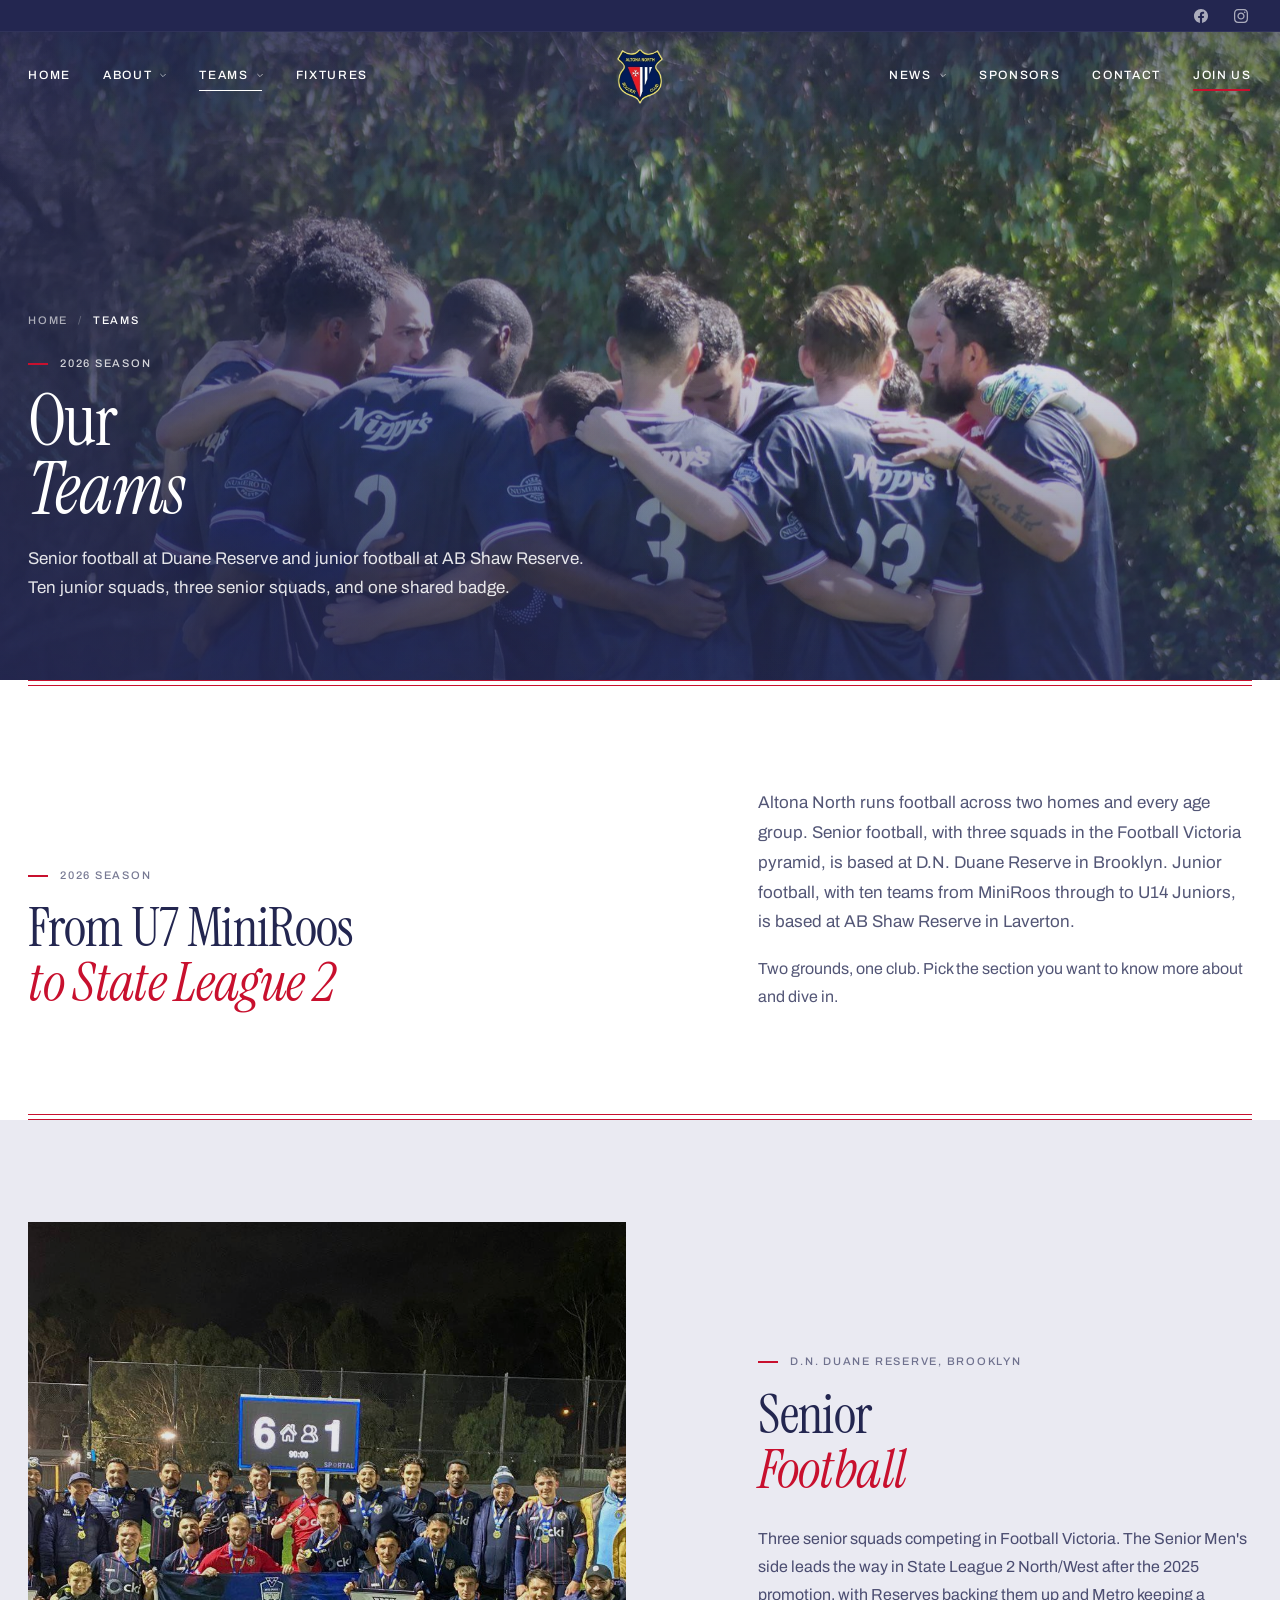
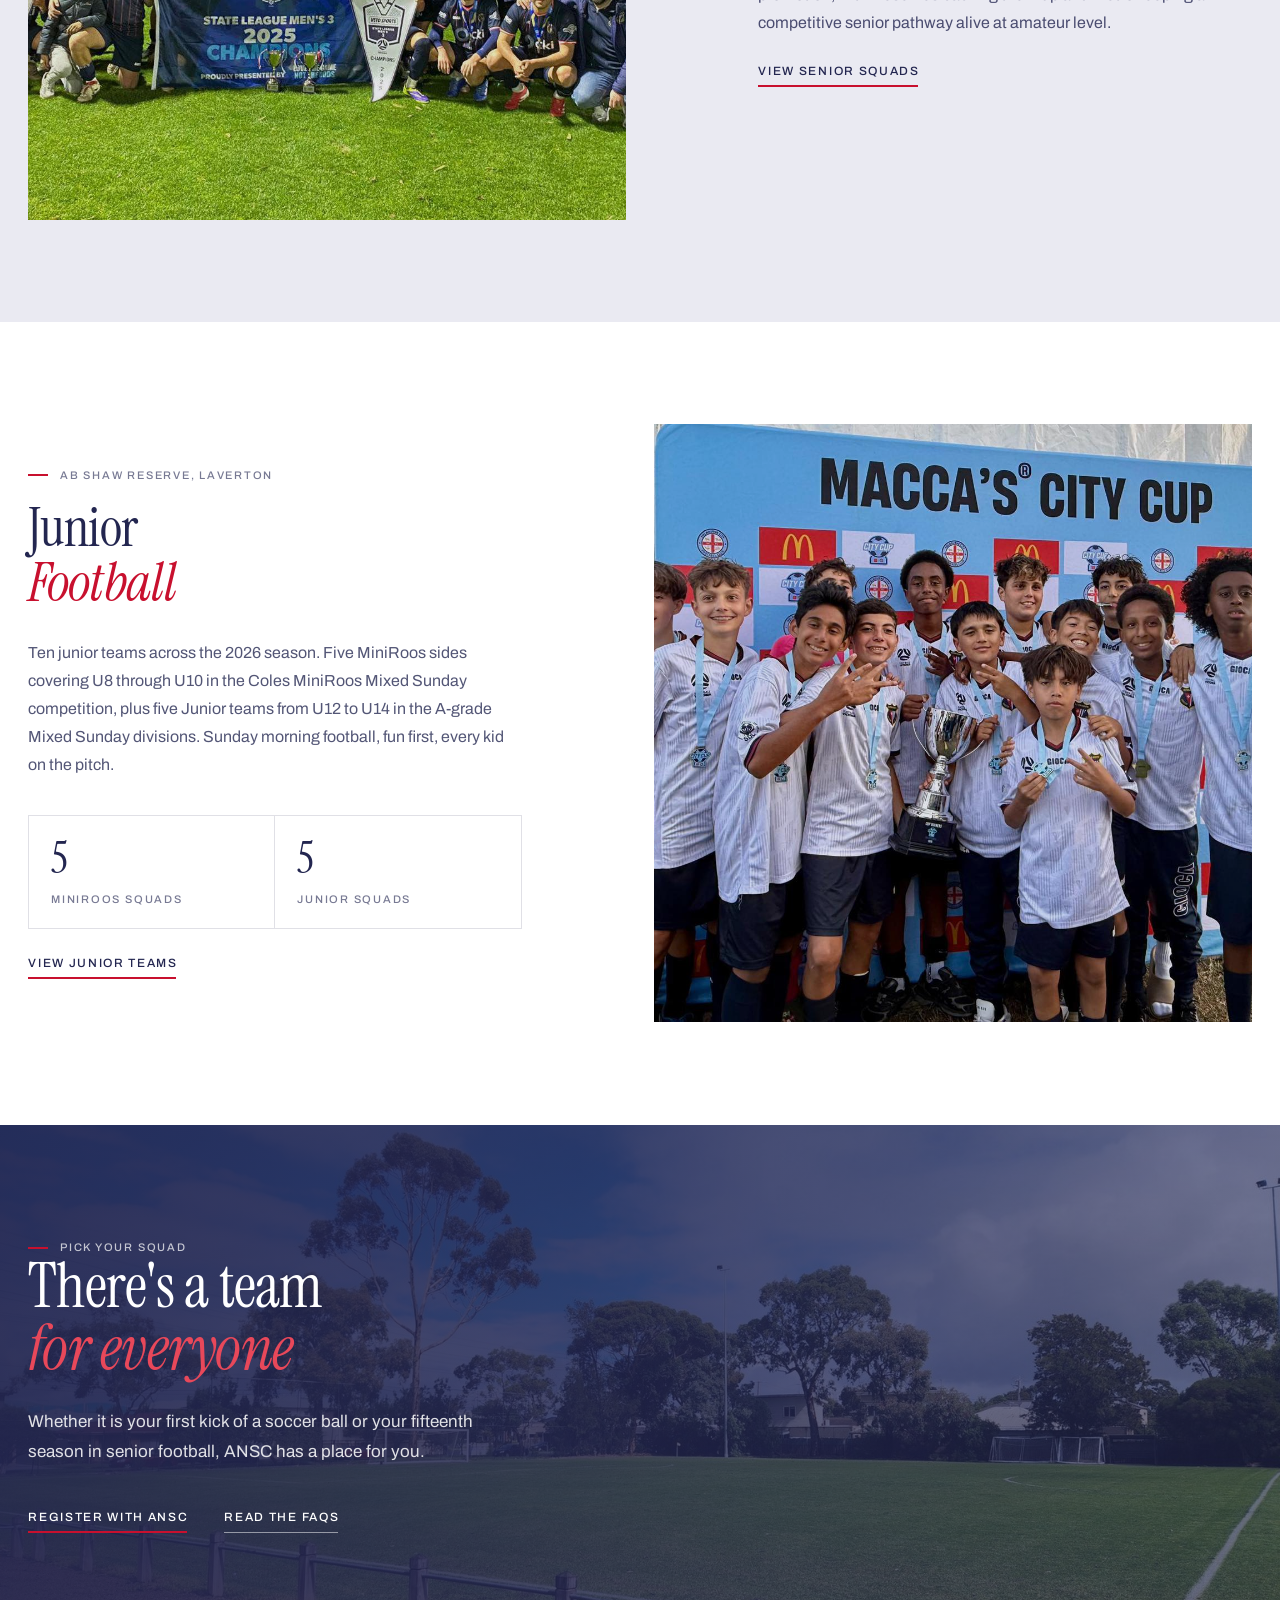
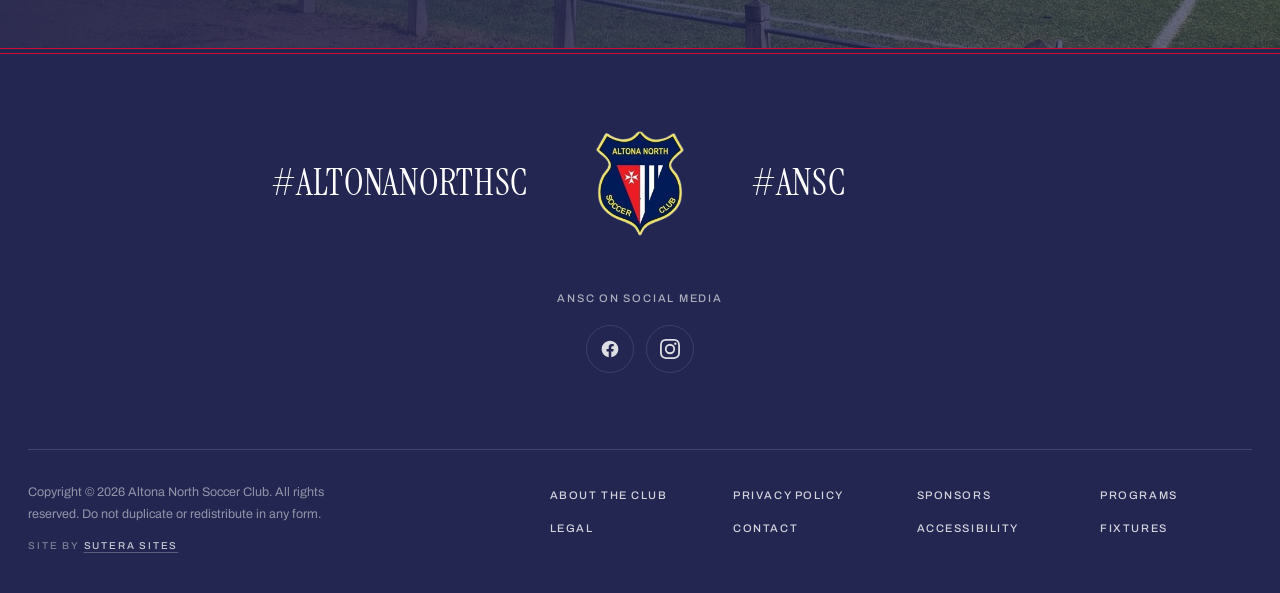
<file: teams.html>
<!DOCTYPE html>
<html lang="en">
<head>
  <!-- Google tag (gtag.js) - GA4 G-WQWRHHGJDF -->
  <script async src="https://www.googletagmanager.com/gtag/js?id=G-WQWRHHGJDF"></script>
  <script>
    window.dataLayer = window.dataLayer || [];
    function gtag(){dataLayer.push(arguments);}
    gtag('js', new Date());
    gtag('config', 'G-WQWRHHGJDF');
  </script>
    <meta charset="UTF-8">
    <meta name="viewport" content="width=device-width, initial-scale=1.0">
    <title>Teams - Senior & Junior Football | Altona North SC</title>
    <meta name="description" content="All ANSC teams. Senior football at Duane Reserve and junior football at AB Shaw Reserve, from MiniRoos to State League 2.">
    <link rel="canonical" href="https://www.altonanorthsc.com.au/teams">
    <meta property="og:title" content="ANSC Teams">
    <meta property="og:description" content="All ANSC teams across senior and junior football.">
    <meta property="og:type" content="website">
    <meta property="og:url" content="https://www.altonanorthsc.com.au/teams.html">
    <meta property="og:site_name" content="Altona North Soccer Club">
    <meta property="og:locale" content="en_AU">
    <meta property="og:image" content="https://www.altonanorthsc.com.au/Assets/2025 State League 3 Champions.jpg">
    <meta property="og:image:width" content="1200">
    <meta property="og:image:height" content="630">
    <meta property="og:image:alt" content="Altona North SC 2025 State League 3 champions team photo">
    <meta name="twitter:card" content="summary_large_image">
    <meta name="twitter:title" content="ANSC Teams">
    <meta name="twitter:description" content="All ANSC teams across senior and junior football.">
    <meta name="twitter:image" content="https://www.altonanorthsc.com.au/Assets/2025 State League 3 Champions.jpg">
    <meta name="geo.region" content="AU-VIC">
    <meta name="geo.placename" content="Brooklyn, Melbourne">
    <meta name="ICBM" content="-37.8232, 144.8489">
    <link rel="icon" type="image/png" href="Assets/Logo.png">
    <link rel="apple-touch-icon" href="Assets/Logo.png">
<link rel="stylesheet" href="styles.css" />
    <link rel="preconnect" href="https://fonts.googleapis.com">
    <link rel="preconnect" href="https://fonts.gstatic.com" crossorigin>
    <link href="https://fonts.googleapis.com/css2?family=Archivo:wght@400;500;600&family=Instrument+Serif:ital@0;1&display=swap" rel="stylesheet">
    <style>
        * { margin: 0; padding: 0; box-sizing: border-box; }
        html { -webkit-text-size-adjust: 100%; scroll-behavior: smooth; }
        body {
            font-family: var(--sans);
            -webkit-font-smoothing: antialiased;
            -moz-osx-font-smoothing: grayscale;
        }
        img { display: block; max-width: 100%; }
        .skip-link {
            position: absolute; left: var(--gutter); top: 8px; z-index: 100;
            padding: 10px 14px; background: var(--white); color: var(--navy-950);
            font: 500 12px/1 var(--sans); letter-spacing: 0.14em; text-transform: uppercase;
            transform: translateY(-200%);
        }
        .skip-link:focus { transform: translateY(0); }

        /* ---------- Site chrome (2026 redesign): utility bar, nav, mega panels, drawer, footer ---------- */
        :root {
            --navy-950: #232650;
            --navy-900: #2a2d61;
            --navy-800: #303368;
            --red: #c8102e;
            --red-600: #a00d25;
            --white: #ffffff;
            --ink-soft: rgba(255, 255, 255, 0.72);
            --hair: rgba(255, 255, 255, 0.14);

            --serif: "Instrument Serif", "Times New Roman", serif;
            --sans: "Archivo", "Helvetica Neue", Arial, sans-serif;

            --gutter: clamp(20px, 2.2vw, 40px);
            --bar-h: 32px;
            --nav-h: 88px;
            --ease: cubic-bezier(0.22, 1, 0.36, 1);
        }
        /* clip, not hidden: hidden turns body into a scroll box and stops the nav sticking */
        html, body { overflow-x: hidden; overflow-x: clip; }
        .utility, .nav, .drawer, .footer {
            color: var(--white);
            -webkit-font-smoothing: antialiased;
            -moz-osx-font-smoothing: grayscale;
        }
        .utility :focus-visible, .nav :focus-visible, .drawer :focus-visible, .footer :focus-visible {
            outline: 2px solid var(--white);
            outline-offset: 4px;
        }

        /* ---------- Shared underline link (nav, CTAs, panels) ---------- */
        .uline {
            position: relative;
            display: inline-flex;
            align-items: center;
            gap: 7px;
            padding: 8px 0 10px;
            font: 500 12px/1 var(--sans);
            letter-spacing: 0.14em;
            text-transform: uppercase;
            color: var(--white);
            background: none;
            border: 0;
            cursor: pointer;
            transition: transform 0.2s var(--ease);
        }
        .uline::before,
        .uline::after {
            content: "";
            position: absolute;
            left: 0;
            right: 0.14em; /* trailing letter-spacing should not stretch the rule */
            bottom: 0;
            height: 1px;
            background: var(--white);
        }
        .uline::before { opacity: 0; }
        .uline::after {
            transform: scaleX(0);
            transform-origin: right;
            transition: transform 0.5s var(--ease);
        }
        .uline:hover::after,
        .uline:focus-visible::after,
        .uline[aria-expanded="true"]::after,
        .uline.is-current::after {
            transform: scaleX(1);
            transform-origin: left;
        }
        .uline:active { transform: translateY(1px); }

        /* Standing rule under a CTA, white sweeps over it on hover */
        .uline--rule::before { opacity: 0.5; }
        /* Join actions carry the club red */
        .uline--join::before { opacity: 1; height: 2px; background: var(--red); }
        .uline--join::after { height: 2px; }

        .chev { width: 8px; height: 8px; opacity: 0.6; transition: transform 0.4s var(--ease); }
        .uline[aria-expanded="true"] .chev { transform: rotate(180deg); }

        /* ---------- Utility bar ---------- */
        .utility {
            display: none;
            height: var(--bar-h);
            background: var(--navy-950);
            border-bottom: 1px solid rgba(255, 255, 255, 0.06);
        }
        .utility__inner {
            height: 100%;
            padding: 0 var(--gutter);
            display: flex;
            align-items: center;
            justify-content: flex-end;
            gap: 18px;
        }
        .utility a {
            display: inline-flex;
            padding: 4px;
            opacity: 0.62;
            transition: opacity 0.25s var(--ease), transform 0.2s var(--ease);
        }
        .utility a:hover, .utility a:focus-visible { opacity: 1; }
        .utility a:active { transform: translateY(1px); }
        .utility svg { width: 14px; height: 14px; }

        /* ---------- Main nav ---------- */
        .nav {
            position: -webkit-sticky;
            position: sticky;
            top: 0;
            z-index: 50;
            transition: transform 0.45s var(--ease);
        }
        .nav.is-hidden { transform: translateY(-100%); }
        .nav::before {
            content: "";
            position: absolute;
            inset: 0;
            background: var(--navy-950);
            transition: opacity 0.35s var(--ease);
        }
        /* Homepage: floats over the hero, turns solid once the page moves or a panel opens */
        .nav--overlay { margin-bottom: calc(-1 * var(--nav-h)); }
        .nav--overlay::before { opacity: 0; }
        .nav--overlay.is-scrolled::before, .nav--overlay.is-open::before { opacity: 1; }
        .nav__inner {
            position: relative;
            display: grid;
            grid-template-columns: 1fr auto 1fr;
            align-items: center;
            height: var(--nav-h);
            padding: 0 var(--gutter);
        }
        .nav__group { display: none; align-items: center; gap: 32px; }
        .nav__group--right { justify-content: flex-end; }
        .nav__crest {
            grid-column: 2;
            display: block;
            transition: transform 0.5s var(--ease);
        }
        .nav__crest img { height: 60px; width: auto; }
        .nav__crest:hover { transform: scale(1.04); }
        .nav__crest:active { transform: scale(0.98); }

        /* Mobile header controls */
        .nav__menu {
            grid-column: 1;
            justify-self: start;
            display: inline-flex;
            flex-direction: column;
            justify-content: center;
            gap: 6px;
            width: 44px; height: 44px;
            margin-left: -10px;
            padding: 0 10px;
            background: none; border: 0; cursor: pointer;
        }
        .nav__menu span {
            display: block; height: 1.5px; width: 22px; background: var(--white);
            transition: transform 0.4s var(--ease);
        }
        .nav__menu span:last-child { width: 15px; }
        .nav__menu:hover span:last-child { transform: scaleX(1.4667); transform-origin: left; }
        .nav__menu:active { transform: translateY(1px); }
        .nav__join-m { grid-column: 3; justify-self: end; }

        /* ---------- Mega panels ---------- */
        .panel {
            position: absolute;
            top: 100%; left: 0; right: 0;
            background: var(--navy-950);
            border-top: 1px solid var(--hair);
            opacity: 0;
            transform: translateY(-8px);
            pointer-events: none;
            transition: opacity 0.3s var(--ease), transform 0.45s var(--ease);
        }
        .panel.is-open { opacity: 1; transform: translateY(0); pointer-events: auto; }
        .panel__inner {
            display: grid;
            grid-template-columns: repeat(4, minmax(0, 1fr));
            gap: 40px;
            padding: 40px var(--gutter) 52px;
        }
        .panel__title {
            display: inline-block;
            margin-bottom: 14px;
            font: 400 28px/1.1 var(--serif);
            transition: transform 0.4s var(--ease);
        }
        .panel__title:hover { transform: translateX(4px); }
        .panel__links a {
            display: inline-block;
            padding: 5px 0;
            font: 400 14px/1.5 var(--sans);
            opacity: 0.72;
            transition: opacity 0.25s var(--ease), transform 0.4s var(--ease);
        }
        .panel__links a:hover, .panel__links a:focus-visible { opacity: 1; transform: translateX(4px); }
        .panel__links a:active { transform: translateX(4px) translateY(1px); }
        .panel__feature {
            grid-column: 4;
            padding-left: 32px;
            border-left: 1px solid var(--hair);
        }
        .panel__feature-title { margin: 0 0 12px; font: italic 400 30px/1.05 var(--serif); }
        .panel__feature-text { margin: 0 0 18px; font: 400 14px/1.7 var(--sans); color: var(--ink-soft); }

        /* ---------- Footer ---------- */
        .footer {
            --crest-h: clamp(104px, 9vw, 136px);
            position: relative;
            padding: clamp(56px, 6vw, 88px) var(--gutter) 40px;
            background: var(--navy-950);
            color: var(--white);
        }
        /* Club stripes, the same fine double rule as above About */
        .footer::before {
            content: "";
            position: absolute;
            top: 0; left: 0; right: 0;
            height: 6px;
            border-top: 1px solid var(--red);
            border-bottom: 1px solid var(--red);
        }
        .footer__crest { height: var(--crest-h); width: auto; order: -1; margin-bottom: 20px; }
        .footer__inner { max-width: 1600px; margin: 0 auto; }
        .footer__tags {
            display: flex;
            flex-direction: column;
            align-items: center;
            gap: 4px;
            margin: 0;
            text-align: center;
        }
        .footer__tag { font: 400 clamp(1.75rem, 1.3rem + 1.2vw, 2.5rem)/1.1 var(--serif); letter-spacing: 0.02em; }
        .footer__social { margin-top: clamp(36px, 4vw, 52px); text-align: center; }
        .footer__label {
            margin: 0 0 18px;
            font: 500 11px/1.4 var(--sans);
            letter-spacing: 0.16em;
            text-transform: uppercase;
            color: rgba(255, 255, 255, 0.62);
        }
        .footer__icons { display: flex; justify-content: center; gap: 12px; }
        .footer__icons a {
            display: inline-flex; align-items: center; justify-content: center;
            width: 48px; height: 48px;
            border: 1px solid var(--hair);
            border-radius: 50%;
            transition: transform 0.4s var(--ease), opacity 0.25s var(--ease);
            opacity: 0.85;
        }
        .footer__icons a:hover, .footer__icons a:focus-visible { opacity: 1; transform: translateY(-3px); }
        .footer__icons a:active { transform: translateY(0) scale(0.95); }
        .footer__icons svg { width: 20px; height: 20px; }
        .footer__lower {
            display: grid;
            gap: 32px;
            margin-top: clamp(48px, 6vw, 80px);
            padding-top: 32px;
            border-top: 1px solid var(--hair);
        }
        .footer__copy { max-width: 44ch; margin: 0; font: 400 12.5px/1.7 var(--sans); color: rgba(255, 255, 255, 0.5); }
        .footer__credit {
            margin: 14px 0 0;
            font: 500 10px/1.4 var(--sans);
            letter-spacing: 0.18em;
            text-transform: uppercase;
            color: rgba(255, 255, 255, 0.4);
        }
        .footer__credit a {
            color: rgba(255, 255, 255, 0.75);
            text-decoration: underline;
            text-decoration-color: rgba(255, 255, 255, 0.25);
            text-underline-offset: 3px;
        }
        .footer__credit a:hover { text-decoration-color: var(--red); }
        .footer__nav { display: grid; grid-template-columns: repeat(2, minmax(0, 1fr)); gap: 4px 32px; align-content: start; }
        .footer__nav .uline { justify-self: start; font-size: 11px; opacity: 0.8; transition: opacity 0.25s var(--ease), transform 0.2s var(--ease); }
        .footer__nav .uline:hover, .footer__nav .uline:focus-visible { opacity: 1; }

        @media (min-width: 640px) {
            .footer__tags { flex-direction: row; justify-content: center; gap: 0; }
            .footer__tag { flex: 1; }
            .footer__tag:first-child { text-align: right; padding-right: clamp(32px, 5vw, 80px); }
            .footer__tag:last-child { text-align: left; padding-left: clamp(32px, 5vw, 80px); }
            .footer__crest { order: 0; margin-bottom: 0; }
            .footer__nav { grid-template-columns: repeat(4, minmax(0, 1fr)); }
        }
        @media (min-width: 900px) {
            .footer__lower { grid-template-columns: repeat(12, minmax(0, 1fr)); gap: 0 var(--gutter); }
            .footer__legal { grid-column: 1 / 5; }
            .footer__nav { grid-column: 6 / 13; }
        }

        /* ---------- Mobile drawer ---------- */
        .drawer {
            position: fixed;
            inset: 0;
            z-index: 80;
            display: flex;
            flex-direction: column;
            padding: 0 var(--gutter) 32px;
            background: var(--navy-950);
            overflow-y: auto;
            transform: translateX(-100%);
            transition: transform 0.55s var(--ease);
        }
        .drawer.is-open { transform: translateX(0); }
        .drawer__top {
            display: grid;
            grid-template-columns: 1fr auto 1fr;
            align-items: center;
            height: 76px;
            flex-shrink: 0;
        }
        .drawer__top img { grid-column: 2; height: 48px; width: auto; }
        .drawer__close {
            grid-column: 1; grid-row: 1;
            justify-self: start;
            width: 44px; height: 44px;
            margin-left: -10px;
            display: inline-flex; align-items: center; justify-content: center;
            background: none; border: 0; cursor: pointer;
            transition: transform 0.4s var(--ease);
        }
        .drawer__close:hover { transform: rotate(90deg); }
        .drawer__close:active { transform: rotate(90deg) scale(0.92); }
        .drawer__close svg { width: 20px; height: 20px; }
        .drawer__list { margin-top: 20px; border-top: 1px solid var(--hair); }
        .drawer__list > li { border-bottom: 1px solid var(--hair); }
        .drawer__row { display: flex; align-items: center; justify-content: space-between; }
        .drawer__link {
            display: block;
            padding: 14px 0;
            font: 400 34px/1.1 var(--serif);
            background: none; border: 0; cursor: pointer; text-align: left;
            transition: transform 0.4s var(--ease), opacity 0.25s var(--ease);
        }
        .drawer__link:hover { transform: translateX(4px); }
        .drawer__link:active { opacity: 0.7; }
        .drawer__link.is-current { font-style: italic; }
        .drawer__toggle {
            width: 44px; height: 44px;
            margin-right: -10px;
            display: inline-flex; align-items: center; justify-content: center;
            background: none; border: 0; cursor: pointer;
        }
        .drawer__toggle svg { width: 14px; height: 14px; transition: transform 0.4s var(--ease); }
        .drawer__toggle[aria-expanded="true"] svg { transform: rotate(45deg); }
        .drawer__row--button { width: 100%; padding: 0; background: none; border: 0; cursor: pointer; }
        .drawer__row--button[aria-expanded="true"] svg { transform: rotate(45deg); }
        .drawer__sub { padding: 0 0 18px; }
        .drawer__sub a {
            display: block;
            padding: 6px 0;
            font: 400 15px/1.5 var(--sans);
            opacity: 0.72;
            transition: opacity 0.25s var(--ease);
        }
        .drawer__sub a:hover, .drawer__sub a:focus-visible { opacity: 1; }
        .drawer__sub .drawer__subhead {
            margin-top: 10px;
            font: 500 11px/1.5 var(--sans);
            letter-spacing: 0.16em;
            text-transform: uppercase;
            opacity: 0.5;
        }
        .drawer__sub .drawer__subhead:first-child { margin-top: 0; }
        .drawer__join { align-self: flex-start; margin-top: 32px; }
        body.menu-open { overflow: hidden; }

        @media (min-width: 1024px) {
            .utility { display: block; }
            .nav__group { display: flex; }
            .nav__group--left { grid-column: 1; }
            .nav__group--right { grid-column: 3; }
            .nav__menu, .nav__join-m { display: none; }
            .drawer { display: none; }
        }
        @media (max-width: 1023px) {
            :root { --nav-h: 72px; }
            .nav__crest img { height: 46px; }
            .panel { display: none; }
        }
        @media (prefers-reduced-motion: reduce) {
            .nav, .nav::before, .nav *, .nav *::before, .nav *::after,
            .drawer, .drawer *, .footer *, .footer *::before, .footer *::after, .utility * {
                transition-duration: 0.01ms !important;
            }
        }

        /* ---------- Inner pages (2026 redesign): the homepage's system applied to page bodies ---------- */
        .font-heading, .font-body { font-family: var(--sans); }

        /* Each ground sets its own ink, so components read correctly on white, mist or navy */
        .band--white, .stripe-band--white {
            --ground: #ffffff;
            --ink: var(--navy-950);
            --muted: rgba(35, 38, 80, 0.62);
            --body: rgba(35, 38, 80, 0.78);
            --line: rgba(35, 38, 80, 0.14);
            --accent: var(--red);
            --cell: transparent;
            --cell-hover: #f4f4f9;
        }
        .band--mist, .stripe-band--mist {
            --ground: #eaeaf2; /* navy-50 from the site's own palette */
            --ink: var(--navy-950);
            --muted: rgba(35, 38, 80, 0.62);
            --body: rgba(35, 38, 80, 0.8);
            --line: rgba(35, 38, 80, 0.14);
            --accent: var(--red);
            --cell: #ffffff;
            --cell-hover: #f7f7fb;
        }
        .band--navy, .band--photo, .stripe-band--navy, .join {
            --ground: var(--navy-950);
            --ink: #ffffff;
            --muted: rgba(255, 255, 255, 0.66);
            --body: rgba(255, 255, 255, 0.8);
            --line: rgba(255, 255, 255, 0.16);
            --accent: #e8485a; /* lighter red from the site's palette, holds contrast on navy */
            --cell: transparent;
            --cell-hover: rgba(255, 255, 255, 0.04);
        }

        .band {
            position: relative;
            padding: clamp(64px, 8vw, 128px) var(--gutter);
            background: var(--ground);
            color: var(--ink);
        }
        .band :focus-visible, .join :focus-visible { outline: 2px solid var(--ink); outline-offset: 4px; }
        .wrap { position: relative; max-width: 1600px; margin: 0 auto; }
        .wrap--narrow { max-width: 1120px; }

        /* Photo grounds: the picture carries the band, navy keeps the type legible */
        .band--photo { overflow: hidden; }
        .band__bg { position: absolute; inset: 0; margin: 0; }
        .band__bg img { width: 100%; height: 100%; object-fit: cover; }
        .band__bg::after {
            content: "";
            position: absolute; inset: 0;
            background: linear-gradient(90deg, rgba(35, 38, 80, 0.96) 0%, rgba(35, 38, 80, 0.92) 50%, rgba(35, 38, 80, 0.86) 100%);
        }

        /* Club stripes between bands, drawn as the homepage's fine double rule */
        .stripe-band { padding: 0 var(--gutter); background: var(--ground); }
        .stripe-band::before {
            content: "";
            display: block;
            max-width: 1600px;
            height: 6px;
            margin: 0 auto;
            border-top: 1px solid var(--red);
            border-bottom: 1px solid var(--red);
        }

        /* ---------- Page hero ---------- */
        .phero {
            position: relative;
            display: flex;
            align-items: flex-end;
            min-height: clamp(500px, 72vh, 780px);
            min-height: clamp(500px, 72svh, 780px);
            padding: calc(var(--nav-h) + 48px) var(--gutter) clamp(44px, 6vw, 88px);
            overflow: hidden;
            background: var(--navy-950);
            color: var(--white);
        }
        .phero__img {
            position: absolute;
            inset: 0;
            width: 100%;
            height: 100%;
            object-fit: cover;
            animation: settle 2.4s cubic-bezier(0.16, 0.8, 0.3, 1) both;
        }
        @keyframes settle { from { transform: scale(1.05); } }
        .phero__tint {
            position: absolute; inset: 0; pointer-events: none;
            background: var(--navy-950);
            mix-blend-mode: multiply;
            opacity: 0.16;
        }
        .phero__shade {
            position: absolute; inset: 0; pointer-events: none;
            background:
                linear-gradient(180deg, rgba(35, 38, 80, 0.55) 0%, rgba(35, 38, 80, 0) 26%),
                linear-gradient(90deg, rgba(35, 38, 80, 0.7) 0%, rgba(35, 38, 80, 0.32) 38%, rgba(35, 38, 80, 0) 66%),
                linear-gradient(0deg, rgba(35, 38, 80, 0.72) 0%, rgba(35, 38, 80, 0) 48%);
        }
        .phero__content { position: relative; z-index: 2; width: 100%; max-width: 1600px; margin: 0 auto; }
        .phero__inner { max-width: 760px; }
        .crumbs ol {
            display: flex;
            flex-wrap: wrap;
            align-items: center;
            gap: 4px 10px;
            margin: 0;
            padding: 0;
            list-style: none;
            font: 500 11px/1.4 var(--sans);
            letter-spacing: 0.16em;
            text-transform: uppercase;
            color: rgba(255, 255, 255, 0.62);
        }
        .crumbs a { transition: color 0.25s var(--ease); }
        .crumbs a:hover, .crumbs a:focus-visible { color: var(--white); }
        .crumbs [aria-current="page"] { color: var(--white); }
        .crumbs .crumbs__sep { opacity: 0.45; }
        .phero .eyebrow { margin-top: 28px; color: rgba(255, 255, 255, 0.8); }
        .phero__title {
            margin: 16px 0 0;
            font: 400 clamp(3rem, 1.7rem + 3.4vw, 5.25rem)/0.96 var(--serif);
            letter-spacing: -0.015em;
            text-wrap: balance;
        }
        .phero__title em { font-style: italic; }
        .phero__lead {
            max-width: 56ch;
            margin: 22px 0 0;
            font: 400 16px/1.7 var(--sans);
            color: rgba(255, 255, 255, 0.88);
            text-wrap: pretty;
        }
        @media (min-width: 900px) { .phero__lead { font-size: 17px; } }
        @media (max-width: 899px) {
            /* Text spans the full width here, so it needs ground from below, not from the left */
            .phero__shade {
                background:
                    linear-gradient(180deg, rgba(35, 38, 80, 0.55) 0%, rgba(35, 38, 80, 0) 22%),
                    linear-gradient(0deg, rgba(35, 38, 80, 0.94) 0%, rgba(35, 38, 80, 0.74) 45%, rgba(35, 38, 80, 0) 88%);
            }
        }

        /* Print hero: a small or archival photo framed beside the title, the homepage History treatment */
        .phero--print { align-items: center; }
        .phero--print .phero__content { display: grid; grid-template-columns: minmax(0, 1fr); gap: 40px; align-items: center; }
        .phero__print {
            justify-self: start;
            width: fit-content;
            max-width: 100%;
            margin: 0;
            padding: clamp(8px, 1vw, 14px);
            background: var(--white);
            box-shadow: 0 1px 2px rgba(0, 0, 0, 0.2), 0 30px 60px -28px rgba(0, 0, 0, 0.65);
        }
        .phero__print img { width: auto; max-width: 100%; height: auto; max-height: min(320px, 46vh); }
        @media (min-width: 900px) {
            .phero--print .phero__content { grid-template-columns: repeat(12, minmax(0, 1fr)); gap: 0 var(--gutter); }
            .phero--print .phero__inner { grid-column: 1 / 7; grid-row: 1; }
            .phero__print { grid-column: 8 / 13; grid-row: 1; justify-self: end; }
            .phero__print img { max-height: min(540px, 64vh); }
        }
        @media (max-width: 899px) { .phero__print { order: -1; } }

        .rise { animation: rise 1s var(--ease) both; }
        .rise-1 { animation-delay: 0.12s; }
        .rise-2 { animation-delay: 0.24s; }
        .rise-3 { animation-delay: 0.36s; }
        @keyframes rise { from { opacity: 0; transform: translateY(14px); } }

        /* ---------- Type ---------- */
        .eyebrow {
            display: flex;
            align-items: center;
            gap: 12px;
            margin: 0;
            font: 500 11px/1.4 var(--sans);
            letter-spacing: 0.16em;
            text-transform: uppercase;
            color: var(--muted);
        }
        .eyebrow::before { content: ""; width: 20px; height: 2px; background: var(--red); flex-shrink: 0; }
        .title {
            margin: 0;
            font: 400 clamp(2.5rem, 1.6rem + 2.2vw, 4rem)/1.02 var(--serif);
            letter-spacing: -0.012em;
            text-wrap: balance;
        }
        .title em, .num em { font-style: italic; color: var(--accent); }
        .subtitle {
            margin: 0;
            font: 400 clamp(1.625rem, 1.35rem + 0.7vw, 2.125rem)/1.1 var(--serif);
            letter-spacing: -0.005em;
        }
        .subtitle--lg { font-size: clamp(2rem, 1.5rem + 1.3vw, 2.875rem); line-height: 1.05; }
        .subtitle--sm { font-size: clamp(1.5rem, 1.3rem + 0.5vw, 1.875rem); }
        .subtitle--xs { font-size: 1.375rem; line-height: 1.2; }
        .name { font: 400 clamp(1.375rem, 1.2rem + 0.4vw, 1.625rem)/1.15 var(--serif); color: var(--ink); }
        .name--sm { font-size: 1.25rem; }
        .name--lg { font-size: clamp(1.75rem, 1.4rem + 1vw, 2.5rem); }
        .num { font: 400 clamp(3rem, 2.2rem + 2.2vw, 4.5rem)/1 var(--serif); letter-spacing: -0.02em; color: var(--ink); }
        .num--sm { font-size: clamp(2.25rem, 1.8rem + 1.2vw, 3rem); }
        .label {
            margin: 0;
            font: 500 11px/1.45 var(--sans);
            letter-spacing: 0.16em;
            text-transform: uppercase;
            color: var(--muted);
        }
        .label--red { color: var(--accent); }
        .label__note { color: var(--accent); text-transform: none; letter-spacing: 0.02em; }
        .text {
            max-width: 60ch;
            margin: 0;
            font: 400 16px/1.75 var(--sans);
            color: var(--body);
            text-wrap: pretty;
        }
        .text--lead { font-size: 17px; }
        .text--sm { font-size: 14.5px; line-height: 1.7; }
        .text--xs { font-size: 12.5px; line-height: 1.6; color: var(--muted); }
        .text strong { font-weight: 600; color: var(--ink); }
        .text a, .faq__a a {
            color: var(--ink);
            text-decoration: underline;
            text-decoration-color: var(--accent);
            text-decoration-thickness: 1px;
            text-underline-offset: 4px;
        }
        .text a:hover, .faq__a a:hover { text-decoration-thickness: 2px; }

        /* Vertical rhythm inside text columns, heads and the closing band */
        .stack > * + * { margin-top: 20px; }
        .stack > .eyebrow + .title, .stack > .badge + .eyebrow { margin-top: 18px; }
        .stack > .badge + .title { margin-top: 22px; }
        .stack > .title + *, .stack > .join__title + * { margin-top: 28px; }
        .stack > .ctas, .stack > .ticks, .stack > .cells, .stack > .rows, .stack > .note { margin-top: 36px; }

        /* Underline links read in the ground's ink; join actions keep the club red */
        .band .uline, .notice .uline, .formcard .uline { color: var(--ink); }
        .band .uline::before, .band .uline::after,
        .notice .uline::before, .notice .uline::after,
        .formcard .uline::before, .formcard .uline::after { background: currentColor; }
        .band .uline--join::before, .notice .uline--join::before, .join .uline--join::before { background: var(--red); }
        .uline--sm { padding: 6px 0 8px; font-size: 11px; }
        .ctas { display: flex; flex-wrap: wrap; align-items: center; gap: 14px 36px; }
        .ctas--col { flex-direction: column; align-items: flex-start; }

        /* ---------- Section heads: title left, words right, like the homepage sponsors head ---------- */
        .head { display: grid; gap: 24px 40px; margin-bottom: clamp(40px, 5vw, 72px); }
        .head:last-child { margin-bottom: 0; }
        .head__main > .title { margin-top: 18px; }
        .head__aside > * + * { margin-top: 18px; }
        .head__aside > .ctas { margin-top: 30px; }
        .head--center { justify-items: center; text-align: center; }
        .head--center .eyebrow { justify-content: center; }
        .head--center .text { margin-left: auto; margin-right: auto; }
        @media (min-width: 900px) {
            .head--split { grid-template-columns: repeat(12, minmax(0, 1fr)); align-items: end; gap: 0 var(--gutter); }
            .head--split > .head__main { grid-column: 1 / 7; }
            .head--split > .head__aside { grid-column: 8 / 13; }
        }

        /* ---------- Split: picture one side, words the other ---------- */
        .split { display: grid; grid-template-columns: minmax(0, 1fr); gap: 40px; align-items: center; }
        @media (min-width: 900px) {
            .split { grid-template-columns: repeat(12, minmax(0, 1fr)); gap: 0 var(--gutter); }
            .split > * { grid-row: 1; }
            .split--body-last > .split__aside { grid-column: 1 / 7; }
            .split--body-last > .split__body { grid-column: 8 / 13; }
            .split--body-first > .split__body { grid-column: 1 / 6; }
            .split--body-first > .split__aside { grid-column: 7 / 13; }
            .split--top { align-items: start; }
        }

        .media { position: relative; overflow: hidden; background: var(--navy-950); }
        .media img { width: 100%; height: 100%; object-fit: cover; transition: transform 1.4s var(--ease); }
        .media::after {
            content: "";
            position: absolute; inset: 0; pointer-events: none;
            background: var(--navy-950);
            mix-blend-mode: multiply;
            opacity: 0.12;
        }
        .media:hover img { transform: scale(1.04); }
        .media--tall { aspect-ratio: 4 / 3; }
        .media--wide { aspect-ratio: 16 / 10; }
        .media--portrait { aspect-ratio: 4 / 5; }
        .media--natural img { height: auto; }
        @media (min-width: 900px) { .media--tall { aspect-ratio: 1 / 1; } }

        /* ---------- Hairline grids (the homepage's fixtures and sponsors language) ---------- */
        .cells { gap: 0 !important; border-top: 1px solid var(--line); border-left: 1px solid var(--line); }
        .cells > * { border-right: 1px solid var(--line); border-bottom: 1px solid var(--line); background: var(--cell); }
        .cell {
            position: relative;
            display: flex;
            flex-direction: column;
            gap: 12px;
            min-width: 0;
            padding: clamp(24px, 2.6vw, 40px);
            transition: background-color 0.35s var(--ease);
        }
        .cells--tight > .cell { padding: 20px 22px; }
        .cells--roomy > .cell { padding: clamp(28px, 3.4vw, 52px); }
        .cell--row { flex-direction: row; align-items: center; gap: 16px; }
        .cell--between { justify-content: space-between; }
        .cell--link { cursor: pointer; }
        .cell--link:hover, .cell--link:focus-visible { background: var(--cell-hover); }
        .cell--link:active { transform: translateY(1px); }
        .cell--link:hover .uline::after, .cell--link:focus-visible .uline::after { transform: scaleX(1); transform-origin: left; }
        .cell > .text { margin-top: 2px; }
        .cell > .uline { align-self: flex-start; justify-self: start; margin-top: 8px; }
        .cell > svg:first-child, .cell__top > svg { width: 28px; height: 28px; color: var(--accent); }
        .cell__top { display: flex; align-items: center; justify-content: space-between; gap: 12px; margin-bottom: 12px; }
        .cell__foot {
            display: flex;
            gap: 12px;
            margin-top: auto;
            padding-top: 16px;
            border-top: 1px solid var(--line);
        }
        .cell__foot > svg { width: 16px; height: 16px; color: var(--muted); }
        .cell__arrow { flex: none; width: 18px; height: 18px; color: var(--muted); transition: transform 0.4s var(--ease), color 0.25s var(--ease); }
        .cell--link:hover .cell__arrow { transform: translateX(4px); color: var(--accent); }
        .cell__logo { height: 150px; margin-bottom: 8px; }
        @media (max-width: 639px) {
            .cells--tight > .cell { padding: 16px 14px; }
            .cells--tight > .cell--row { gap: 12px; }
            .cells--tight .jersey { width: 38px; height: 38px; font-size: 18px; }
            .cells--tight .name--sm { font-size: 1.125rem; overflow-wrap: anywhere; }
        }
        .cell__logo img { max-height: 140px; mix-blend-mode: multiply; }
        @media (min-width: 640px) {
            /* A lone sponsor at the end spans the row, logo beside the words */
            .cells--feature-last > .cell:last-child:nth-child(odd) {
                grid-column: 1 / -1;
                display: grid;
                grid-template-columns: minmax(0, 1fr) minmax(0, 1.4fr);
                grid-template-rows: auto auto auto 1fr;
                column-gap: clamp(24px, 4vw, 64px);
                max-width: none;
                margin: 0;
            }
            .cells--feature-last > .cell:last-child:nth-child(odd) > .cell__logo { grid-row: 1 / -1; height: 100%; margin: 0; }
            .cells--feature-last > .cell:last-child:nth-child(odd) > :not(.cell__logo) { grid-column: 2; }
        }

        /* Hairline lists */
        .rows { border-top: 1px solid var(--line); }
        .row { display: flex; flex-direction: column; gap: 4px; padding: 20px 0; border-bottom: 1px solid var(--line); }
        .row--icon { flex-direction: row; align-items: flex-start; gap: 20px; }
        .row--icon > div:last-child > * + * { margin-top: 6px; }
        .ticks { max-width: 60ch; margin: 0; padding: 0; list-style: none; border-top: 1px solid var(--line); }
        .ticks > li {
            display: flex;
            align-items: baseline;
            gap: 14px;
            padding: 13px 0;
            border-bottom: 1px solid var(--line);
            font: 400 15px/1.55 var(--sans);
            color: var(--ink);
        }
        .ticks > li::before { content: ""; flex: none; width: 14px; height: 2px; background: var(--red); transform: translateY(-4px); }

        .icon, .jersey {
            flex: none;
            display: grid;
            place-items: center;
            width: 48px;
            height: 48px;
            border: 1px solid var(--line);
            border-radius: 50%;
            color: var(--accent);
        }
        .icon svg { width: 20px; height: 20px; }
        .jersey { font: 400 22px/1 var(--serif); color: var(--ink); }
        .jersey--captain { background: var(--red); border-color: var(--red); color: #ffffff; }
        .tag {
            display: inline-block;
            padding: 3px 7px;
            border: 1px solid var(--line);
            font: 600 9.5px/1.2 var(--sans);
            letter-spacing: 0.14em;
            text-transform: uppercase;
            color: var(--muted);
        }
        .tag--red { border-color: rgba(200, 16, 46, 0.45); color: var(--accent); }
        .chip {
            display: inline-flex;
            align-items: center;
            gap: 8px;
            padding: 8px 14px;
            border: 1px solid var(--line);
            font: 500 11px/1.2 var(--sans);
            letter-spacing: 0.14em;
            text-transform: uppercase;
            color: var(--ink);
        }
        .chip svg { width: 14px; height: 14px; color: var(--accent); }
        .badge {
            display: inline-flex;
            align-items: center;
            padding: 7px 12px;
            border: 1px solid currentColor;
            font: 600 10.5px/1 var(--sans);
            letter-spacing: 0.18em;
            text-transform: uppercase;
            color: var(--accent);
        }
        .note { padding-top: 22px; border-top: 1px solid var(--line); }
        .note > * + * { margin-top: 12px; }
        .notice {
            max-width: 880px;
            margin: 0 auto;
            padding: clamp(36px, 5vw, 72px) clamp(24px, 5vw, 72px);
            border: 1px solid var(--line);
            background: var(--cell);
            text-align: center;
        }
        .band--white .notice { background: #f4f4f9; border-color: transparent; }
        .notice > * + * { margin-top: 16px; }
        .notice > .badge + * { margin-top: 24px; }
        .notice > .uline { margin-top: 28px; }
        .notice .text { margin-left: auto; margin-right: auto; }
        .feature { border: 1px solid var(--line); overflow: hidden; }
        .vrule { width: 1px; height: 40px; background: var(--line); }
        .hashtag { font: 400 clamp(2.25rem, 1.6rem + 2vw, 3.5rem)/1.1 var(--serif); letter-spacing: 0.01em; }
        .hashtag--accent { font-style: italic; color: var(--accent); }

        /* ---------- History timeline ---------- */
        .tl__line { width: 1px; background: var(--line); }
        .tl__dot { top: 22px; width: 11px; height: 11px; margin-left: -5px; border-radius: 50%; background: var(--red); box-shadow: 0 0 0 6px var(--ground); }
        @media (min-width: 768px) { .tl__dot { top: 50%; margin-left: 0; margin-top: -5px; } }
        .tl__year { font: italic 400 clamp(2.5rem, 1.8rem + 2vw, 3.75rem)/1 var(--serif); letter-spacing: -0.015em; color: var(--accent); }
        .tl__item .subtitle { margin-top: 10px; }
        .tl__item .text { margin-top: 12px; }
        .tl__item .text-right .text { margin-left: auto; }

        /* ---------- FAQs ---------- */
        .faqs { max-width: 1120px; border-top: 1px solid var(--line); }
        .faq { border-bottom: 1px solid var(--line); }
        .faq > summary {
            display: flex;
            align-items: center;
            justify-content: space-between;
            gap: 24px;
            padding: 24px 0;
            cursor: pointer;
            list-style: none;
            transition: opacity 0.25s var(--ease);
        }
        .faq > summary::-webkit-details-marker { display: none; }
        .faq > summary:hover .faq__title { transform: translateX(4px); }
        .faq__title { margin: 0; font: 400 clamp(1.3rem, 1.1rem + 0.5vw, 1.625rem)/1.25 var(--serif); transition: transform 0.4s var(--ease); }
        .faq__icon { flex: none; width: 14px; height: 14px; color: var(--accent); transition: transform 0.4s var(--ease); }
        .faq[open] .faq__icon { transform: rotate(45deg); }
        .faq__a { max-width: 72ch; padding: 0 0 28px; }
        .faq__a > * + * { margin-top: 12px; }

        /* ---------- Contact ---------- */
        .contact-card { display: flex; align-items: flex-start; gap: 18px; padding-top: 22px; border-top: 1px solid var(--line); }
        .contact-icon {
            flex: none;
            display: grid;
            place-items: center;
            width: 44px;
            height: 44px;
            border: 1px solid var(--line);
            border-radius: 50%;
            color: var(--accent);
        }
        .contact-icon svg { width: 18px; height: 18px; }
        .contact-label { display: block; margin-bottom: 6px; font: 500 11px/1.4 var(--sans); letter-spacing: 0.16em; text-transform: uppercase; color: var(--muted); }
        .contact-value { font: 400 clamp(1.375rem, 1.2rem + 0.5vw, 1.75rem)/1.2 var(--serif); color: var(--ink); overflow-wrap: anywhere; }
        .contact-value a { text-decoration: underline; text-decoration-color: transparent; text-underline-offset: 5px; transition: text-decoration-color 0.25s var(--ease); }
        .contact-value a:hover { text-decoration-color: var(--red); }
        .contact-meta { margin: 4px 0 0; font: 400 13.5px/1.6 var(--sans); color: var(--muted); }
        .contact-social {
            display: inline-flex;
            align-items: center;
            justify-content: center;
            width: 46px;
            height: 46px;
            border: 1px solid var(--line);
            border-radius: 50%;
            color: var(--ink);
            transition: transform 0.4s var(--ease), border-color 0.25s var(--ease);
        }
        .contact-social:hover { transform: translateY(-3px); border-color: var(--ink); }
        .contact-social:active { transform: translateY(0) scale(0.95); }
        .contact-social svg { width: 18px; height: 18px; }

        /* ---------- Forms (the homepage enquiry card) ---------- */
        .formcard {
            padding: clamp(28px, 3.6vw, 56px);
            background: var(--white);
            color: var(--navy-950);
            box-shadow: 0 30px 60px -30px rgba(10, 12, 40, 0.4);
            --ink: var(--navy-950);
            --muted: rgba(35, 38, 80, 0.62);
            --line: rgba(35, 38, 80, 0.14);
            --accent: var(--red);
        }
        .formcard__head { margin-bottom: 32px; }
        .formcard__head > * + * { margin-top: 12px; }
        .enquiry {
            display: grid;
            gap: 28px;
            padding: clamp(28px, 3.6vw, 56px);
            background: var(--white);
            color: var(--navy-950);
            box-shadow: 0 30px 60px -30px rgba(10, 12, 40, 0.45);
        }
        .enquiry--bare { padding: 0; background: none; box-shadow: none; }
        .enquiry .uline { color: var(--navy-950); }
        .enquiry .uline::before, .enquiry .uline::after { background: currentColor; }
        .enquiry__row { display: grid; grid-template-columns: minmax(0, 1fr); gap: 28px; }
        .form-label {
            display: block;
            margin-bottom: 4px;
            font: 500 11px/1.4 var(--sans);
            letter-spacing: 0.14em;
            text-transform: uppercase;
            color: rgba(35, 38, 80, 0.7);
        }
        .form-label .required { margin-left: 2px; color: var(--red); }
        .form-field {
            width: 100%;
            padding: 10px 0 12px;
            font: 400 16px/1.4 var(--sans);
            color: var(--navy-950);
            background: transparent;
            border: 0;
            border-bottom: 1px solid rgba(35, 38, 80, 0.28);
            border-radius: 0;
            -webkit-appearance: none;
            appearance: none;
        }
        .form-field:hover { border-bottom-color: rgba(35, 38, 80, 0.5); }
        .form-field:focus, .form-field:focus-visible { outline: none; border-bottom-color: var(--navy-950); box-shadow: 0 1px 0 0 var(--navy-950); }
        .form-field::placeholder { color: rgba(35, 38, 80, 0.38); }
        select.form-field {
            padding-right: 24px;
            cursor: pointer;
            background-image: url("data:image/svg+xml;utf8,<svg xmlns='http://www.w3.org/2000/svg' width='12' height='12' viewBox='0 0 12 12'><path fill='none' stroke='%23232650' stroke-width='1.5' d='M2 4.5l4 4 4-4'/></svg>");
            background-repeat: no-repeat;
            background-position: right 2px center;
        }
        select.form-field:invalid { color: rgba(35, 38, 80, 0.45); }
        select.form-field option { color: var(--navy-950); }
        textarea.form-field { min-height: 116px; resize: vertical; }
        .enquiry__submit {
            justify-self: start;
            padding: 18px 34px;
            font: 600 12px/1 var(--sans);
            letter-spacing: 0.16em;
            text-transform: uppercase;
            color: var(--white);
            background: var(--red);
            border: 0;
            cursor: pointer;
            transition: transform 0.2s var(--ease), background-color 0.25s var(--ease);
        }
        .enquiry__submit:hover { background: var(--red-600); }
        .enquiry__submit:active { transform: translateY(1px); }
        .enquiry__submit:focus-visible { outline: 2px solid var(--navy-950); outline-offset: 3px; }
        @media (min-width: 640px) { .enquiry__row { grid-template-columns: minmax(0, 1fr) minmax(0, 1fr); } }

        /* ---------- Closing band (the homepage join) ---------- */
        .join {
            position: relative;
            overflow: hidden;
            padding: clamp(72px, 9vw, 140px) var(--gutter);
            background: var(--navy-950);
            color: var(--white);
        }
        .join__bg { position: absolute; inset: 0; margin: 0; }
        .join__bg img { width: 100%; height: 100%; object-fit: cover; }
        .join__bg::after {
            content: "";
            position: absolute; inset: 0;
            background: linear-gradient(90deg, rgba(35, 38, 80, 0.93) 0%, rgba(35, 38, 80, 0.82) 45%, rgba(35, 38, 80, 0.6) 100%);
        }
        .join__grid {
            position: relative;
            max-width: 1600px;
            margin: 0 auto;
            display: grid;
            grid-template-columns: minmax(0, 1fr);
            gap: 48px;
            align-items: center;
        }
        .join .eyebrow { color: rgba(255, 255, 255, 0.72); }
        .join__title { margin: 0; font: 400 clamp(2.75rem, 1.8rem + 2.6vw, 4.5rem)/1 var(--serif); letter-spacing: -0.012em; text-wrap: balance; }
        .join__title em { font-style: italic; color: #e8485a; }
        .join__intro { max-width: 46ch; margin: 0; font: 400 17px/1.75 var(--sans); color: rgba(255, 255, 255, 0.86); }
        .join__content > .ctas { margin-top: 36px; }
        @media (min-width: 1024px) {
            .join__grid { grid-template-columns: repeat(12, minmax(0, 1fr)); gap: 0 var(--gutter); }
            .join__content { grid-column: 1 / 8; }
            .join__grid--form > .join__content { grid-column: 1 / 6; }
            .join__grid--form > .enquiry { grid-column: 7 / 13; }
        }

        /* ---------- Legal (privacy policy) ---------- */
        .legal-doc { max-width: 760px; margin: 0 auto; font: 400 16px/1.8 var(--sans); color: var(--body); }
        .legal-doc .legal-meta { margin: 0 0 32px; font: 500 11px/1.4 var(--sans); letter-spacing: 0.16em; text-transform: uppercase; color: var(--muted); }
        .legal-doc .legal-meta::before { content: ""; display: inline-block; width: 20px; height: 2px; margin-right: 12px; vertical-align: middle; background: var(--red); }
        .legal-doc h2 {
            margin: 48px 0 14px;
            font: 400 clamp(1.75rem, 1.45rem + 0.9vw, 2.375rem)/1.1 var(--serif);
            letter-spacing: -0.005em;
            color: var(--ink);
        }
        .legal-doc p { margin: 0 0 16px; }
        .legal-doc p.intro { font-size: 18px; color: var(--ink); }
        .legal-doc ul { margin: 0 0 16px; padding: 0; list-style: none; border-top: 1px solid var(--line); }
        .legal-doc li { display: flex; gap: 14px; padding: 10px 0; border-bottom: 1px solid var(--line); }
        .legal-doc li::before { content: ""; flex: none; width: 14px; height: 2px; margin-top: 0.9em; background: var(--red); }
        .legal-doc a { color: var(--ink); text-decoration: underline; text-decoration-color: var(--red); text-underline-offset: 4px; }
        .legal-doc a:hover { text-decoration-thickness: 2px; }

        /* ---------- Scroll reveal: same easing as the homepage ---------- */
        .fade-in { opacity: 0; transform: translateY(18px); transition: opacity 0.9s var(--ease), transform 0.9s var(--ease); }
        .fade-in.visible { opacity: 1; transform: none; }

        @media (prefers-reduced-motion: reduce) {
            *, *::before, *::after {
                animation-duration: 0.01ms !important;
                animation-iteration-count: 1 !important;
                transition-duration: 0.01ms !important;
            }
            .fade-in { opacity: 1; transform: none; }
        }
        .namelist { font: 400 15px/1.5 var(--sans); color: var(--ink); }
        @media (min-width: 768px) { .tl__item .md\:text-right .text { margin-left: auto; } }
    </style>

    <!-- JSON-LD Structured Data -->
    <script type="application/ld+json">
    {
        "@context": "https://schema.org",
        "@graph": [
            { "@type": "SportsOrganization", "@id": "https://www.altonanorthsc.com.au/#organization" },
            {
                "@type": "CollectionPage",
                "url": "https://www.altonanorthsc.com.au/teams.html",
                "name": "Teams - Senior & Junior Football | Altona North SC",
                "description": "All ANSC teams. Senior football at Duane Reserve and junior football at AB Shaw Reserve, from MiniRoos to State League 2.",
                "isPartOf": { "@id": "https://www.altonanorthsc.com.au/#website" },
                "about": { "@id": "https://www.altonanorthsc.com.au/#organization" }
            },
            {
                "@type": "BreadcrumbList",
                "itemListElement": [
                    { "@type": "ListItem", "position": 1, "name": "Home", "item": "https://www.altonanorthsc.com.au/" },
                    { "@type": "ListItem", "position": 2, "name": "Teams", "item": "https://www.altonanorthsc.com.au/teams.html" }
                ]
            }
        ]
    }
    </script>
  <!-- Sutera lead events (GA4) -->
  <script>/* SUTERA_LEAD_EVENTS */
  (function(){
    function ev(n, p){ if (typeof window.gtag === 'function') { window.gtag('event', n, Object.assign({transport_type:'beacon'}, p||{})); } }
    document.addEventListener('click', function(e){
      var a = e.target.closest ? e.target.closest('a[href^="tel:"]') : null;
      if (a) ev('click_to_call', { link_url: a.getAttribute('href') });
    }, true);
    document.addEventListener('submit', function(e){
      var f = e.target;
      if (!f || f.tagName !== 'FORM' || f.hasAttribute('data-no-lead')) return;
      var action = f.getAttribute('action') || '';
      var isLead = /formspree/i.test(action) || f.querySelector('input[type="email"], input[type="tel"], textarea');
      if (isLead) ev('generate_lead', { form_id: f.id || f.getAttribute('name') || 'contact' });
    }, true);
  })();
  </script>
</head>
<body class="bg-navy-950 text-white font-body">
    <a href="#main" class="skip-link">Skip to main content</a>

    <!-- Navigation - Top Utility Bar -->
    <div class="utility">
        <div class="utility__inner">
            <a href="https://www.facebook.com/altonanorthsc/" target="_blank" rel="noopener noreferrer" aria-label="Facebook">
                <svg fill="currentColor" viewBox="0 0 24 24" aria-hidden="true"><path d="M24 12.073c0-6.627-5.373-12-12-12s-12 5.373-12 12c0 5.99 4.388 10.954 10.125 11.854v-8.385H7.078v-3.47h3.047V9.43c0-3.007 1.792-4.669 4.533-4.669 1.312 0 2.686.235 2.686.235v2.953H15.83c-1.491 0-1.956.925-1.956 1.874v2.25h3.328l-.532 3.47h-2.796v8.385C19.612 23.027 24 18.062 24 12.073z"/></svg>
            </a>
            <a href="https://www.instagram.com/altonanorthsc/" target="_blank" rel="noopener noreferrer" aria-label="Instagram">
                <svg fill="currentColor" viewBox="0 0 24 24" aria-hidden="true"><path d="M12 2.163c3.204 0 3.584.012 4.85.07 3.252.148 4.771 1.691 4.919 4.919.058 1.265.069 1.645.069 4.849 0 3.205-.012 3.584-.069 4.849-.149 3.225-1.664 4.771-4.919 4.919-1.266.058-1.644.07-4.85.07-3.204 0-3.584-.012-4.849-.07-3.26-.149-4.771-1.699-4.919-4.92-.058-1.265-.07-1.644-.07-4.849 0-3.204.013-3.583.07-4.849.149-3.227 1.664-4.771 4.919-4.919 1.266-.057 1.645-.069 4.849-.069zm0-2.163c-3.259 0-3.667.014-4.947.072-4.358.2-6.78 2.618-6.98 6.98-.059 1.281-.073 1.689-.073 4.948 0 3.259.014 3.668.072 4.948.2 4.358 2.618 6.78 6.98 6.98 1.281.058 1.689.072 4.948.072 3.259 0 3.668-.014 4.948-.072 4.354-.2 6.782-2.618 6.979-6.98.059-1.28.073-1.689.073-4.948 0-3.259-.014-3.667-.072-4.947-.196-4.354-2.617-6.78-6.979-6.98-1.281-.059-1.69-.073-4.949-.073zm0 5.838c-3.403 0-6.162 2.759-6.162 6.162s2.759 6.163 6.162 6.163 6.162-2.759 6.162-6.163c0-3.403-2.759-6.162-6.162-6.162zm0 10.162c-2.209 0-4-1.79-4-4 0-2.209 1.791-4 4-4s4 1.791 4 4c0 2.21-1.791 4-4 4zm6.406-11.845c-.796 0-1.441.645-1.441 1.44s.645 1.44 1.441 1.44c.795 0 1.439-.645 1.439-1.44s-.644-1.44-1.439-1.44z"/></svg>
            </a>
        </div>
    </div>

    <!-- Navigation - Main Nav (split around the crest) -->
    <nav class="nav nav--overlay" id="mainNav" aria-label="Main">
        <div class="nav__inner">
            <!-- Mobile: menu left, crest centre, Join Us right -->
            <button class="nav__menu" id="mobileMenuBtn" aria-label="Open menu" aria-expanded="false" aria-controls="mobileMenu">
                <span></span><span></span>
            </button>

            <ul class="nav__group nav__group--left">
                    <li><a href="index.html" class="uline">Home</a></li>
                    <li data-panel="about">
                        <a href="about.html" class="uline" aria-haspopup="true" aria-expanded="false" aria-controls="panel-about">
                            About
                            <svg class="chev" fill="none" stroke="currentColor" viewBox="0 0 12 12" aria-hidden="true"><path stroke-width="1.5" d="M2 4.5l4 4 4-4"/></svg>
                        </a>
                    </li>
                    <li data-panel="teams">
                        <a href="teams.html" class="uline is-current" aria-current="page" aria-haspopup="true" aria-expanded="false" aria-controls="panel-teams">
                            Teams
                            <svg class="chev" fill="none" stroke="currentColor" viewBox="0 0 12 12" aria-hidden="true"><path stroke-width="1.5" d="M2 4.5l4 4 4-4"/></svg>
                        </a>
                    </li>
                    <li><a href="fixtures.html" class="uline">Fixtures</a></li>
            </ul>

            <a href="index.html" class="nav__crest" aria-label="Altona North SC Home">
                <img src="Assets/Logo.png" alt="Altona North Soccer Club crest" width="166" height="200">
            </a>

            <ul class="nav__group nav__group--right">
                    <li data-panel="news">
                        <button class="uline" aria-haspopup="true" aria-expanded="false" aria-controls="panel-news">
                            News
                            <svg class="chev" fill="none" stroke="currentColor" viewBox="0 0 12 12" aria-hidden="true"><path stroke-width="1.5" d="M2 4.5l4 4 4-4"/></svg>
                        </button>
                    </li>
                    <li><a href="sponsors.html" class="uline">Sponsors</a></li>
                    <li><a href="get-involved.html" class="uline">Contact</a></li>
                    <li><a href="get-involved.html" class="uline uline--join">Join Us</a></li>
            </ul>

            <a href="get-involved.html" class="nav__join-m uline uline--join">Join Us</a>
        </div>

        <!-- Mega Menu Panels -->

            <!-- About Panel -->
            <div class="panel" id="panel-about" inert>
                <div class="panel__inner">
                    <div>
                        <a href="the-club.html" class="panel__title">The Club</a>
                        <ul class="panel__links">
                            <li><a href="the-club.html#history">Club History</a></li>
                            <li><a href="the-club.html#kits">Kit History</a></li>
                            <li><a href="the-club.html#honours">Achievements</a></li>
                            <li><a href="the-club.html#ground">D.N. Duane Reserve</a></li>
                        </ul>
                    </div>
                    <div>
                        <a href="people.html" class="panel__title">People</a>
                        <ul class="panel__links">
                            <li><a href="people.html#committee">Committee &amp; Staff</a></li>
                            <li><a href="people.html#coaching">Coaching Staff</a></li>
                            <li><a href="people.html#honours">Honours</a></li>
                        </ul>
                    </div>
                    <div>
                        <a href="get-involved.html" class="panel__title">Get Involved</a>
                        <ul class="panel__links">
                            <li><a href="get-involved.html#faqs">FAQs</a></li>
                            <li><a href="get-involved.html#membership">Social Membership</a></li>
                            <li><a href="get-involved.html#contact">Contact Us</a></li>
                        </ul>
                    </div>
                    <div class="panel__feature">
                        <p class="panel__feature-title">Est. 1975</p>
                        <p class="panel__feature-text">Nearly 50 years of community football in Melbourne's west. From grassroots juniors to State League 2 - proudly representing Brooklyn and Altona North.</p>
                        <a href="the-club.html#history" class="uline uline--rule">Learn Our Story</a>
                    </div>
                </div>
            </div>

            <!-- Teams Panel -->
            <div class="panel" id="panel-teams" inert>
                <div class="panel__inner">
                    <div>
                        <a href="senior-football.html" class="panel__title">Senior Football</a>
                        <ul class="panel__links">
                            <li><a href="senior-football.html#senior-mens">Senior Men's Squad</a></li>
                            <li><a href="senior-football.html#reserves">Reserves</a></li>
                            <li><a href="senior-football.html#metro">Metro</a></li>
                        </ul>
                    </div>
                    <div>
                        <a href="junior-football.html" class="panel__title">Junior Football</a>
                        <ul class="panel__links">
                            <li><a href="junior-football.html#juniors">Elite Juniors (U7-U14)</a></li>
                            <li><a href="junior-football.html#miniroos">Junior Development Pathway</a></li>
                            <li><a href="junior-football.html#eoi-2027">2027 Junior EOI</a></li>
                        </ul>
                    </div>
                    <div>
                        <a href="get-involved.html" class="panel__title">Join a Team</a>
                        <ul class="panel__links">
                            <li><a href="get-involved.html#faqs">FAQs</a></li>
                            <li><a href="get-involved.html#membership">Social Membership</a></li>
                            <li><a href="get-involved.html#contact">Contact Us</a></li>
                        </ul>
                    </div>
                    <div class="panel__feature">
                        <p class="panel__feature-title">2026 Season</p>
                        <p class="panel__feature-text">FV State League 2 North/West. Registrations open for all age groups - from Miniroos through to senior men's football.</p>
                        <a href="get-involved.html#contact" class="uline uline--join">Register Now</a>
                    </div>
                </div>
            </div>

            <!-- News Panel -->
            <div class="panel" id="panel-news" inert>
                <div class="panel__inner">
                    <div>
                        <a href="media.html" class="panel__title">Media</a>
                        <ul class="panel__links">
                            <li><a href="#">Photo Gallery</a></li>
                        </ul>
                    </div>
                    <div>
                        <a href="connect.html" class="panel__title">Connect</a>
                        <ul class="panel__links">
                            <li><a href="https://www.facebook.com/altonanorthsc/" target="_blank" rel="noopener noreferrer">Facebook</a></li>
                            <li><a href="https://www.instagram.com/altonanorthsc/" target="_blank" rel="noopener noreferrer">Instagram</a></li>
                        </ul>
                    </div>
                    <div class="panel__feature">
                        <p class="panel__feature-title">#AltonaNorthSC</p>
                        <p class="panel__feature-text">Stay up to date with all the latest from ANSC. Follow us on social media for match day content, behind-the-scenes, and club announcements.</p>
                        <a href="https://www.instagram.com/altonanorthsc/" target="_blank" rel="noopener noreferrer" class="uline uline--rule">Follow Us</a>
                    </div>
                </div>
            </div>

    </nav>

    <!-- Mobile Menu -->
    <div class="drawer" id="mobileMenu" aria-label="Menu" inert>
        <div class="drawer__top">
            <button class="drawer__close" id="mobileMenuClose" aria-label="Close menu">
                <svg fill="none" stroke="currentColor" viewBox="0 0 20 20" aria-hidden="true"><path stroke-width="1.5" d="M4 4l12 12M16 4L4 16"/></svg>
            </button>
            <img src="Assets/Logo.png" alt="" width="166" height="200" loading="lazy">
        </div>

        <ul class="drawer__list">
            <li><a href="index.html" class="drawer__link">Home</a></li>
            <li>
                <div class="drawer__row">
                    <a href="about.html" class="drawer__link">About</a>
                    <button class="drawer__toggle" aria-expanded="false" aria-controls="m-about" aria-label="Toggle About menu">
                        <svg fill="none" stroke="currentColor" viewBox="0 0 14 14" aria-hidden="true"><path stroke-width="1.5" d="M7 1v12M1 7h12"/></svg>
                    </button>
                </div>
                <div class="drawer__sub" id="m-about" hidden>
                    <a href="the-club.html" class="drawer__subhead">The Club</a>
                    <a href="the-club.html#history">Club History</a>
                    <a href="the-club.html#kits">Kit History</a>
                    <a href="the-club.html#honours">Achievements</a>
                    <a href="the-club.html#ground">D.N. Duane Reserve</a>
                    <a href="people.html" class="drawer__subhead">People</a>
                    <a href="people.html#committee">Committee &amp; Staff</a>
                    <a href="people.html#coaching">Coaching Staff</a>
                    <a href="people.html#honours">Honours</a>
                    <a href="get-involved.html" class="drawer__subhead">Get Involved</a>
                    <a href="get-involved.html#faqs">FAQs</a>
                    <a href="get-involved.html#membership">Social Membership</a>
                    <a href="get-involved.html#contact">Contact</a>
                </div>
            </li>
            <li>
                <div class="drawer__row">
                    <a href="teams.html" class="drawer__link is-current" aria-current="page">Teams</a>
                    <button class="drawer__toggle" aria-expanded="false" aria-controls="m-teams" aria-label="Toggle Teams menu">
                        <svg fill="none" stroke="currentColor" viewBox="0 0 14 14" aria-hidden="true"><path stroke-width="1.5" d="M7 1v12M1 7h12"/></svg>
                    </button>
                </div>
                <div class="drawer__sub" id="m-teams" hidden>
                    <a href="senior-football.html" class="drawer__subhead">Senior Football</a>
                    <a href="senior-football.html">Senior Men's Squad</a>
                    <a href="senior-football.html">Reserves</a>
                    <a href="senior-football.html">Metro</a>
                    <a href="junior-football.html" class="drawer__subhead">Junior Football</a>
                    <a href="junior-football.html">Elite Juniors (U7-U14)</a>
                    <a href="junior-football.html">Junior Development Pathway</a>
                    <a href="junior-football.html#eoi-2027">2027 Junior EOI</a>
                    <a href="get-involved.html" class="drawer__subhead">Join a Team</a>
                    <a href="get-involved.html#faqs">FAQs</a>
                    <a href="get-involved.html#membership">Social Membership</a>
                    <a href="get-involved.html#contact">Contact Us</a>
                </div>
            </li>
            <li><a href="fixtures.html" class="drawer__link">Fixtures</a></li>
            <li>
                <button class="drawer__row drawer__row--button" aria-expanded="false" aria-controls="m-news">
                    <span class="drawer__link">News</span>
                    <span class="drawer__toggle" aria-hidden="true">
                        <svg fill="none" stroke="currentColor" viewBox="0 0 14 14"><path stroke-width="1.5" d="M7 1v12M1 7h12"/></svg>
                    </span>
                </button>
                <div class="drawer__sub" id="m-news" hidden>
                    <a href="media.html" class="drawer__subhead">Media</a>
                    <a href="media.html#gallery">Photo Gallery</a>
                    <a href="media.html#matchday">Match Day Photos</a>
                    <a href="connect.html" class="drawer__subhead">Connect</a>
                    <a href="https://www.facebook.com/altonanorthsc/" target="_blank" rel="noopener noreferrer">Facebook</a>
                    <a href="https://www.instagram.com/altonanorthsc/" target="_blank" rel="noopener noreferrer">Instagram</a>
                </div>
            </li>
            <li><a href="sponsors.html" class="drawer__link">Sponsors</a></li>
            <li><a href="get-involved.html" class="drawer__link">Contact</a></li>
        </ul>

        <!-- Mobile CTA -->
        <a href="get-involved.html" class="drawer__join uline uline--join">Join Us</a>
    </div>

    <main id="main">

    <!-- Breadcrumb -->
    

    <!-- Page Header -->
    <header class="phero"><img class="phero__img" src="Assets/Hero Images/Senior Players.JPG" alt="" fetchpriority="high"><div class="phero__tint" aria-hidden="true"></div><div class="phero__shade" aria-hidden="true"></div><div class="phero__content"><div class="phero__inner"><nav class="crumbs rise" aria-label="Breadcrumb"><ol><li><a href="index.html">Home</a></li><li class="crumbs__sep" aria-hidden="true">/</li><li aria-current="page">Teams</li></ol></nav><p class="eyebrow rise rise-1">2026 Season</p><h1 class="phero__title rise rise-2">
                Our<br><em>Teams</em>
            </h1><p class="phero__lead rise rise-3">
                Senior football at Duane Reserve and junior football at AB Shaw Reserve. Ten junior squads, three senior squads, and one shared badge.
            </p></div></div></header>

    <div class="stripe-band stripe-band--white" aria-hidden="true"></div>

    <!-- Teams Intro -->
    <section id="teams-intro" class="band band--white">
        <div class="wrap">
            <div class="head head--split fade-in"><div class="head__main"><p class="eyebrow">2026 Season</p><h2 class="title">
                    From U7 MiniRoos<br><em>to State League 2</em>
                </h2></div><div class="head__aside"><p class="text text--lead">
                    Altona North runs football across two homes and every age group. Senior football, with three squads in the Football Victoria pyramid, is based at D.N. Duane Reserve in Brooklyn. Junior football, with ten teams from MiniRoos through to U14 Juniors, is based at AB Shaw Reserve in Laverton.
                </p><p class="text">
                    Two grounds, one club. Pick the section you want to know more about and dive in.
                </p></div></div>
        </div>
    </section>

    <div class="stripe-band stripe-band--white" aria-hidden="true"></div>

    <!-- Senior Football Card -->
    <section id="senior-card" class="band band--mist">
        <div class="wrap">
            <div class="split split--body-last">
                <div class="split__aside media media--tall fade-in">
                    <img src="Assets/2025 State League 3 Champions.jpg" alt="Altona North senior squad celebrating their 2025 State League 3 championship" loading="lazy">
                </div><div class="split__body stack fade-in">
                    <p class="eyebrow">D.N. Duane Reserve, Brooklyn</p>
                    <h2 class="title">
                        Senior<br><em>Football</em>
                    </h2>
                    
                    <p class="text">
                        Three senior squads competing in Football Victoria. The Senior Men's side leads the way in State League 2 North/West after the 2025 promotion, with Reserves backing them up and Metro keeping a competitive senior pathway alive at amateur level.
                    </p>
                    <a href="senior-football.html" class="uline uline--join">
                        View Senior Squads
                        
                    </a>
                </div></div>
        </div>
    </section>

    <!-- Junior Football Card -->
    <section id="junior-card" class="band band--white">
        <div class="wrap">
            <div class="split split--body-first">
                <div class="split__aside media media--tall fade-in">
                    <img src="Assets/Junior Players.jpg" alt="ANSC junior players celebrating with a trophy" loading="lazy">
                </div><div class="split__body stack fade-in">
                    <p class="eyebrow">AB Shaw Reserve, Laverton</p>
                    <h2 class="title">
                        Junior<br><em>Football</em>
                    </h2>
                    
                    <p class="text">
                        Ten junior teams across the 2026 season. Five MiniRoos sides covering U8 through U10 in the Coles MiniRoos Mixed Sunday competition, plus five Junior teams from U12 to U14 in the A-grade Mixed Sunday divisions. Sunday morning football, fun first, every kid on the pitch.
                    </p>
                    <div class="cells cells--tight grid grid-cols-2">
                        <div class="cell">
                            <div class="num num--sm">5</div>
                            <div class="label">MiniRoos Squads</div>
                        </div>
                        <div class="cell">
                            <div class="num num--sm">5</div>
                            <div class="label">Junior Squads</div>
                        </div>
                    </div>
                    <a href="junior-football.html" class="uline uline--join">
                        View Junior Teams
                        
                    </a>
                </div></div>
        </div>
    </section>

    <!-- CTA Section -->
    <section class="join"><div class="join__bg" aria-hidden="true"><img src="Assets/Hero Images/Pitch.jpg" alt="" loading="lazy"></div><div class="join__grid"><div class="join__content stack">
            <p class="eyebrow">Pick Your Squad</p>
            <h2 class="join__title">
                There's a team<br><em>for everyone</em>
            </h2>
            
            <p class="join__intro">
                Whether it is your first kick of a soccer ball or your fifteenth season in senior football, ANSC has a place for you.
            </p>
            <div class="ctas">
                <a href="get-involved.html" class="uline uline--join">
                    
                    Register With ANSC
                </a>
                <a href="get-involved.html#faqs" class="uline uline--rule">
                    Read the FAQs
                    
                </a>
            </div>
        </div></div></section>


    </main>

    <!-- Footer -->
    <footer class="footer">
        <div class="footer__inner">
            <!-- Crest flanked by the hashtags -->
            <div class="footer__tags">
                <span class="footer__tag">#ALTONANORTHSC</span>
                <img src="Assets/Logo.png" alt="Altona North Soccer Club crest" class="footer__crest" width="166" height="200" loading="lazy">
                <span class="footer__tag">#ANSC</span>
            </div>

            <!-- Social Media -->
            <div class="footer__social">
                <p class="footer__label">ANSC on Social Media</p>
                <div class="footer__icons">
                    <a href="https://www.facebook.com/altonanorthsc/" target="_blank" rel="noopener noreferrer" aria-label="Facebook"><svg fill="currentColor" viewBox="0 0 24 24" aria-hidden="true"><path d="M22 12c0-5.523-4.477-10-10-10S2 6.477 2 12c0 4.991 3.657 9.128 8.438 9.878v-6.987h-2.54V12h2.54V9.797c0-2.506 1.492-3.89 3.777-3.89 1.094 0 2.238.195 2.238.195v2.46h-1.26c-1.243 0-1.63.771-1.63 1.562V12h2.773l-.443 2.89h-2.33v6.988C18.343 21.128 22 16.991 22 12z"/></svg></a>
                    <a href="https://www.instagram.com/altonanorthsc/" target="_blank" rel="noopener noreferrer" aria-label="Instagram"><svg fill="currentColor" viewBox="0 0 24 24" aria-hidden="true"><path d="M12 2.163c3.204 0 3.584.012 4.85.07 3.252.148 4.771 1.691 4.919 4.919.058 1.265.069 1.645.069 4.849 0 3.205-.012 3.584-.069 4.849-.149 3.225-1.664 4.771-4.919 4.919-1.266.058-1.644.07-4.85.07-3.204 0-3.584-.012-4.849-.07-3.26-.149-4.771-1.699-4.919-4.92-.058-1.265-.07-1.644-.07-4.849 0-3.204.013-3.583.07-4.849.149-3.227 1.664-4.771 4.919-4.919 1.266-.057 1.645-.069 4.849-.069zM12 0C8.741 0 8.333.014 7.053.072 2.695.272.273 2.69.073 7.052.014 8.333 0 8.741 0 12c0 3.259.014 3.668.072 4.948.2 4.358 2.618 6.78 6.98 6.98C8.333 23.986 8.741 24 12 24c3.259 0 3.668-.014 4.948-.072 4.354-.2 6.782-2.618 6.979-6.98.059-1.28.073-1.689.073-4.948 0-3.259-.014-3.667-.072-4.947-.196-4.354-2.617-6.78-6.979-6.98C15.668.014 15.259 0 12 0zm0 5.838a6.162 6.162 0 100 12.324 6.162 6.162 0 000-12.324zM12 16a4 4 0 110-8 4 4 0 010 8zm6.406-11.845a1.44 1.44 0 100 2.881 1.44 1.44 0 000-2.881z"/></svg></a>
                </div>
            </div>

            <!-- Lower Footer: Copyright + Links -->
            <div class="footer__lower">
                <div class="footer__legal">
                    <p class="footer__copy">Copyright &copy; 2026 Altona North Soccer Club. All rights reserved. Do not duplicate or redistribute in any form.</p>
                    <p class="footer__credit">Site by <a href="https://suterasites.com.au" target="_blank" rel="noopener noreferrer">Sutera Sites</a></p>
                </div>

                <nav class="footer__nav" aria-label="Footer navigation">
                    <a href="the-club.html" class="uline">About the Club</a>
                    <a href="privacy.html" class="uline">Privacy Policy</a>
                    <a href="index.html#sponsors" class="uline">Sponsors</a>
                    <a href="index.html#programs" class="uline">Programs</a>
                    <a href="#" class="uline">Legal</a>
                    <a href="get-involved.html#contact" class="uline">Contact</a>
                    <a href="#" class="uline">Accessibility</a>
                    <a href="fixtures.html" class="uline">Fixtures</a>
                </nav>
            </div>
        </div>
    </footer>

    <!-- Scripts -->
    <script>
        // Scroll animations
        const observer = new IntersectionObserver((entries) => {
            entries.forEach(entry => {
                if (entry.isIntersecting) {
                    entry.target.classList.add('visible');
                }
            });
        }, { threshold: 0.1, rootMargin: '0px 0px -50px 0px' });

        document.querySelectorAll('.fade-in').forEach(el => observer.observe(el));

    </script>
    <script>
    // Site nav: mega panels, mobile drawer, and a bar that tucks away on the way down
    (() => {
        const nav = document.getElementById('mainNav');
        const triggers = [...nav.querySelectorAll('[data-panel]')];
        let openName = null;
        let closeTimer = null;

        function setPanel(name) {
            clearTimeout(closeTimer);
            openName = name;
            triggers.forEach((li) => {
                const on = li.dataset.panel === name;
                li.querySelector('[aria-haspopup]').setAttribute('aria-expanded', on ? 'true' : 'false');
                const panel = document.getElementById('panel-' + li.dataset.panel);
                panel.classList.toggle('is-open', on);
                panel.inert = !on;
            });
            nav.classList.toggle('is-open', !!name);
        }
        function closeSoon() {
            clearTimeout(closeTimer);
            closeTimer = setTimeout(() => setPanel(null), 140);
        }

        triggers.forEach((li) => {
            li.addEventListener('mouseenter', () => setPanel(li.dataset.panel));
            li.addEventListener('focusin', () => setPanel(li.dataset.panel));
            const btn = li.querySelector('button');
            if (btn) btn.addEventListener('click', () => setPanel(openName === li.dataset.panel ? null : li.dataset.panel));
        });
        nav.querySelectorAll('.nav__group > li:not([data-panel])').forEach((li) => {
            li.addEventListener('mouseenter', () => setPanel(null));
            li.addEventListener('focusin', () => setPanel(null));
        });
        nav.addEventListener('mouseleave', closeSoon);
        nav.addEventListener('mouseenter', () => clearTimeout(closeTimer));
        nav.addEventListener('focusout', (e) => { if (!nav.contains(e.relatedTarget)) setPanel(null); });
        document.addEventListener('keydown', (e) => {
            if (e.key !== 'Escape' || !openName) return;
            const trigger = nav.querySelector(`[data-panel="${openName}"] [aria-haspopup]`);
            setPanel(null);
            trigger.focus();
        });

        // ---------- Mobile drawer ----------
        const drawer = document.getElementById('mobileMenu');
        const openBtn = document.getElementById('mobileMenuBtn');
        const closeBtn = document.getElementById('mobileMenuClose');

        function setDrawer(open) {
            drawer.classList.toggle('is-open', open);
            drawer.inert = !open;
            document.body.classList.toggle('menu-open', open);
            openBtn.setAttribute('aria-expanded', open ? 'true' : 'false');
            (open ? closeBtn : openBtn).focus();
        }
        openBtn.addEventListener('click', () => setDrawer(true));
        closeBtn.addEventListener('click', () => setDrawer(false));
        document.addEventListener('keydown', (e) => { if (e.key === 'Escape' && drawer.classList.contains('is-open')) setDrawer(false); });

        drawer.querySelectorAll('[aria-controls]').forEach((btn) => {
            btn.addEventListener('click', () => {
                const open = btn.getAttribute('aria-expanded') !== 'true';
                btn.setAttribute('aria-expanded', open ? 'true' : 'false');
                document.getElementById(btn.getAttribute('aria-controls')).hidden = !open;
            });
        });

        // ---------- Scroll: solid once the page moves, hides going down, returns going up ----------
        let lastY = window.scrollY;
        function onScroll() {
            const y = window.scrollY;
            nav.classList.toggle('is-scrolled', y > 10);
            nav.classList.toggle('is-hidden', y > lastY && y > 240 && !nav.classList.contains('is-open'));
            lastY = y;
        }
        window.addEventListener('scroll', onScroll, { passive: true });
        nav.addEventListener('focusin', () => nav.classList.remove('is-hidden'));
        onScroll();
    })();
    </script>
</body>
</html>
</file>
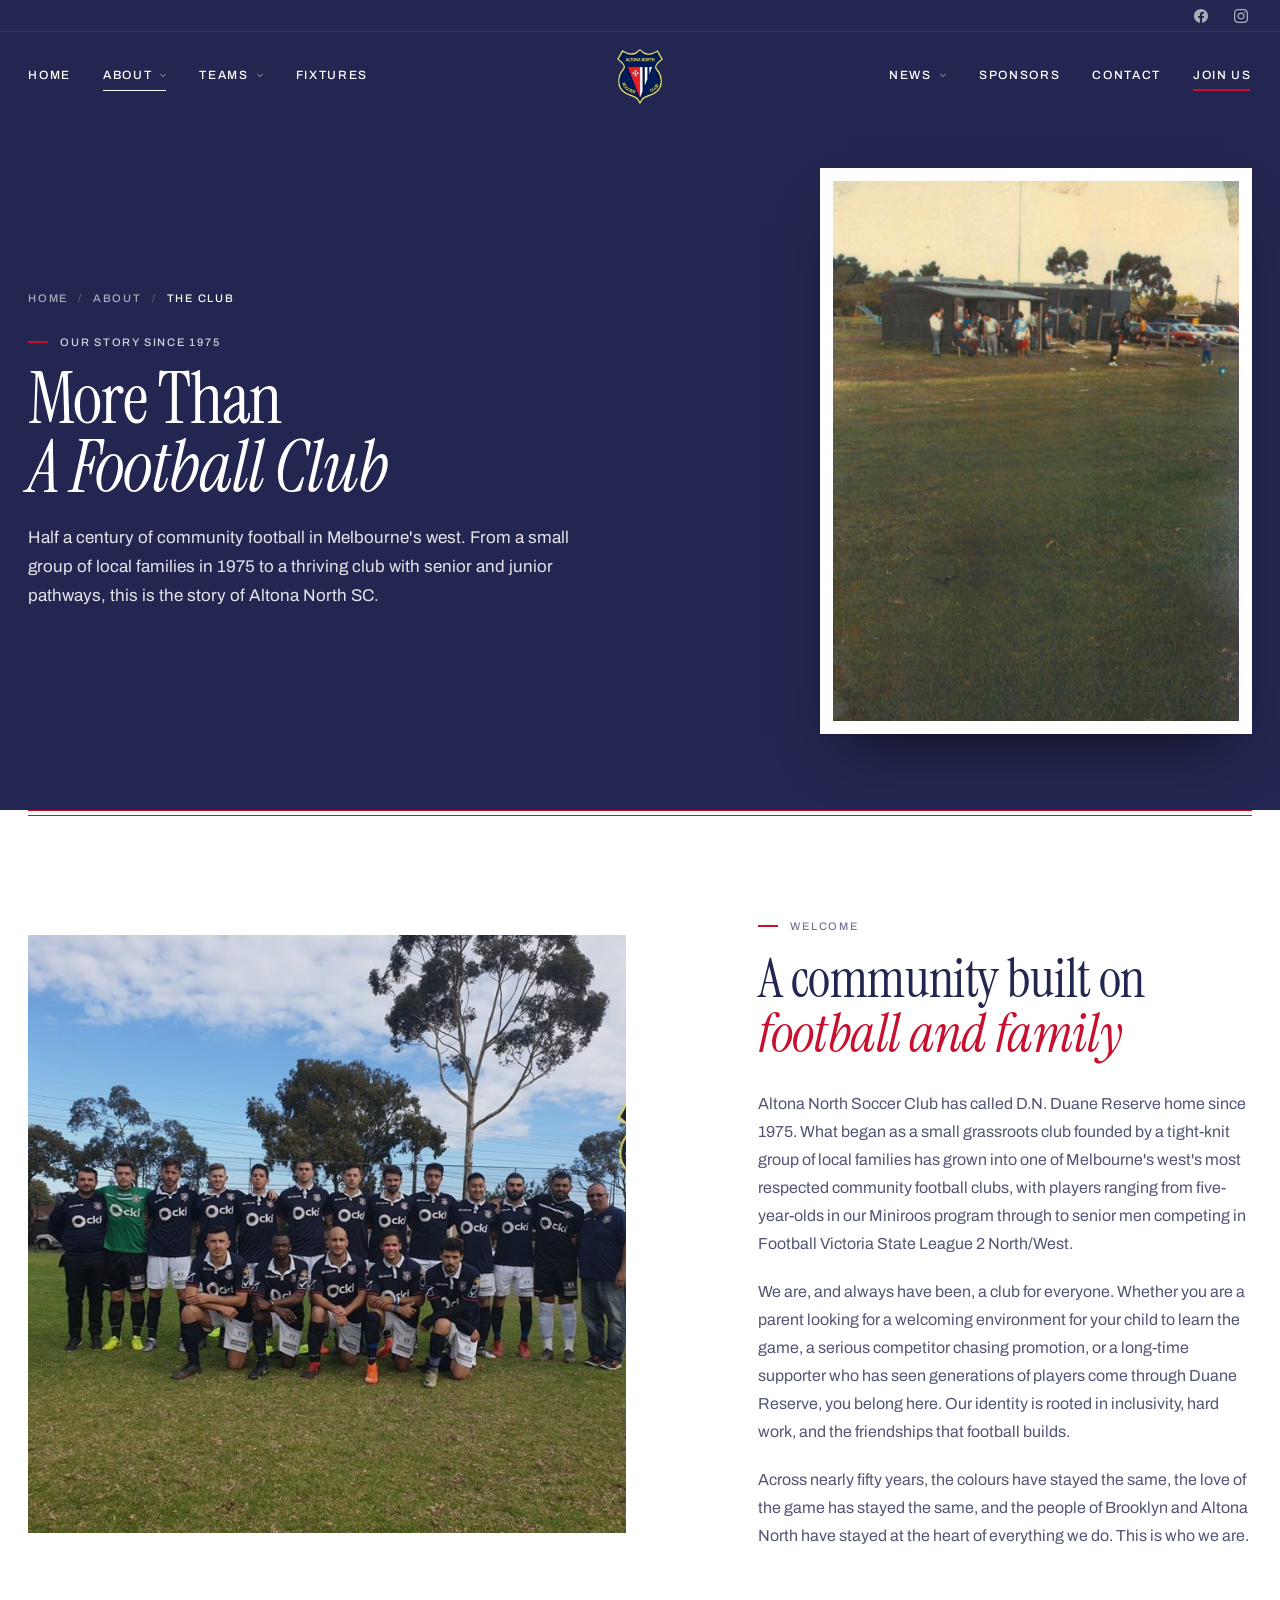
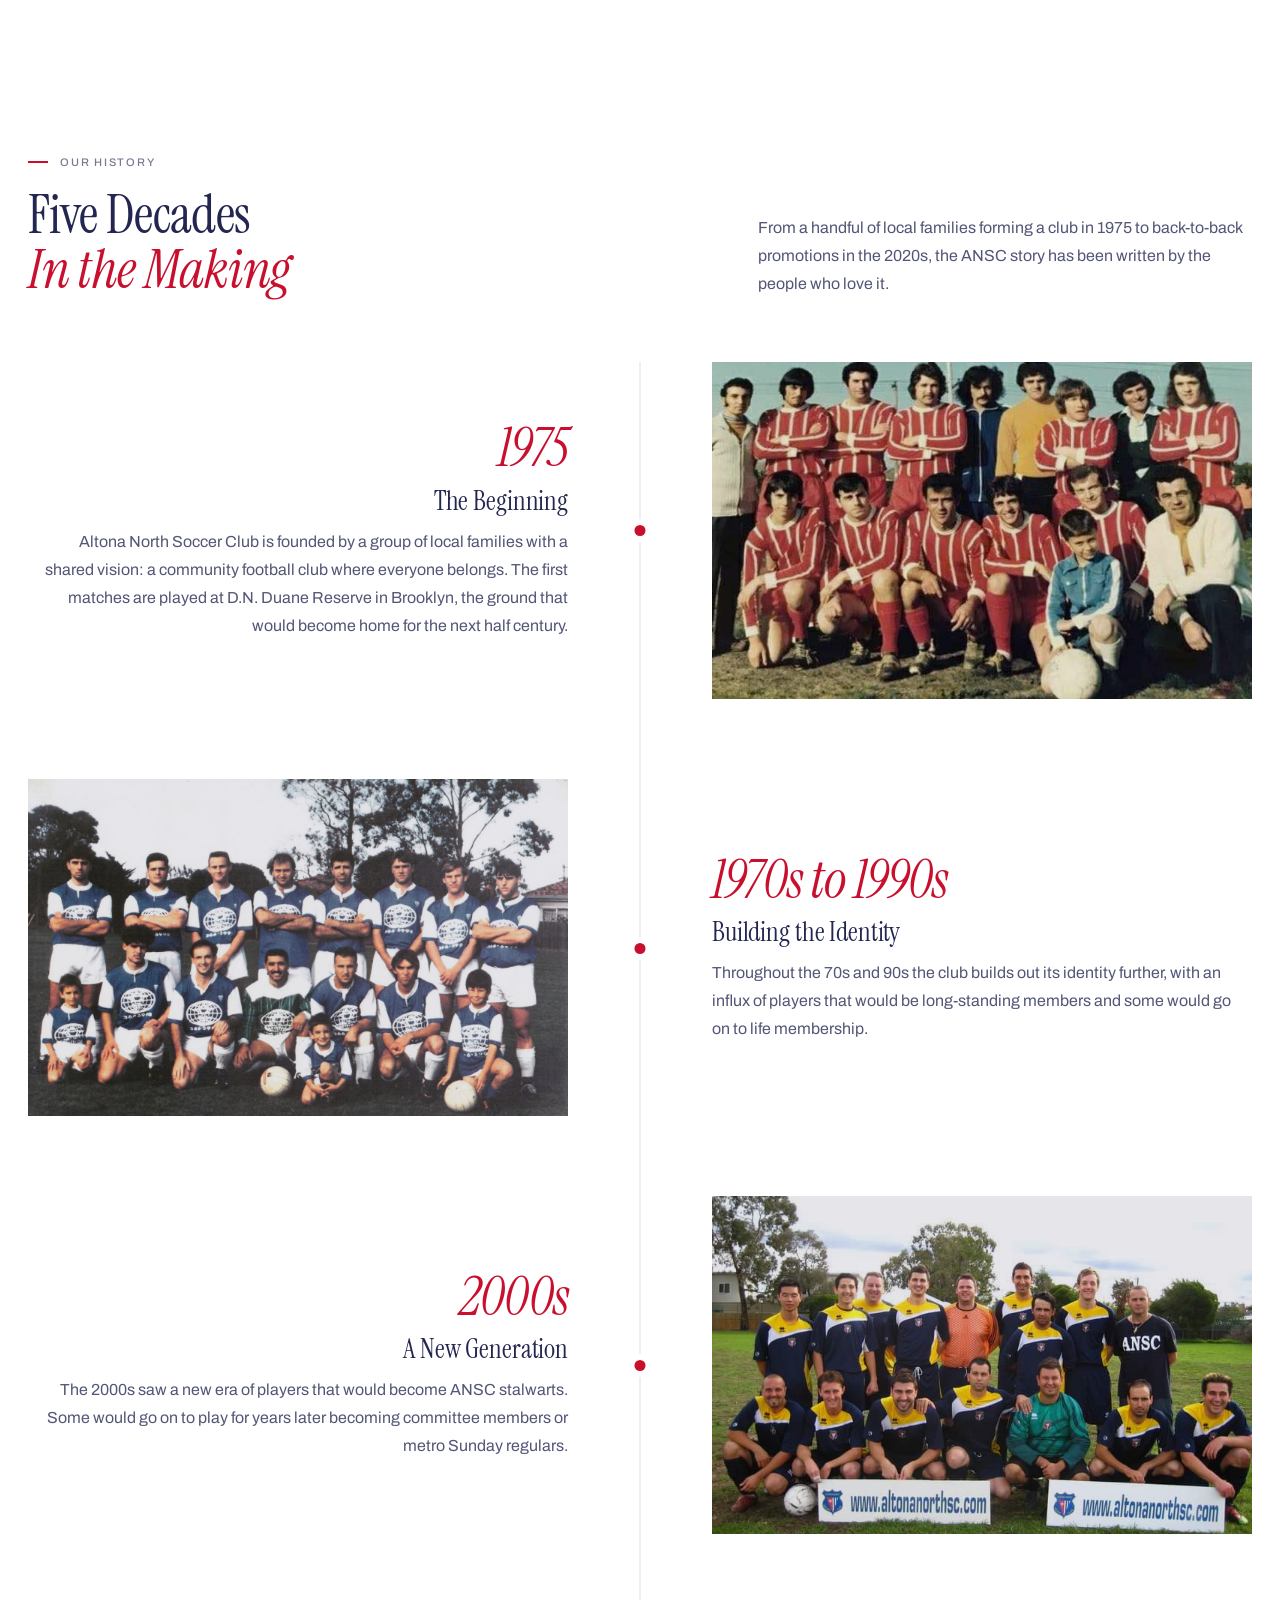
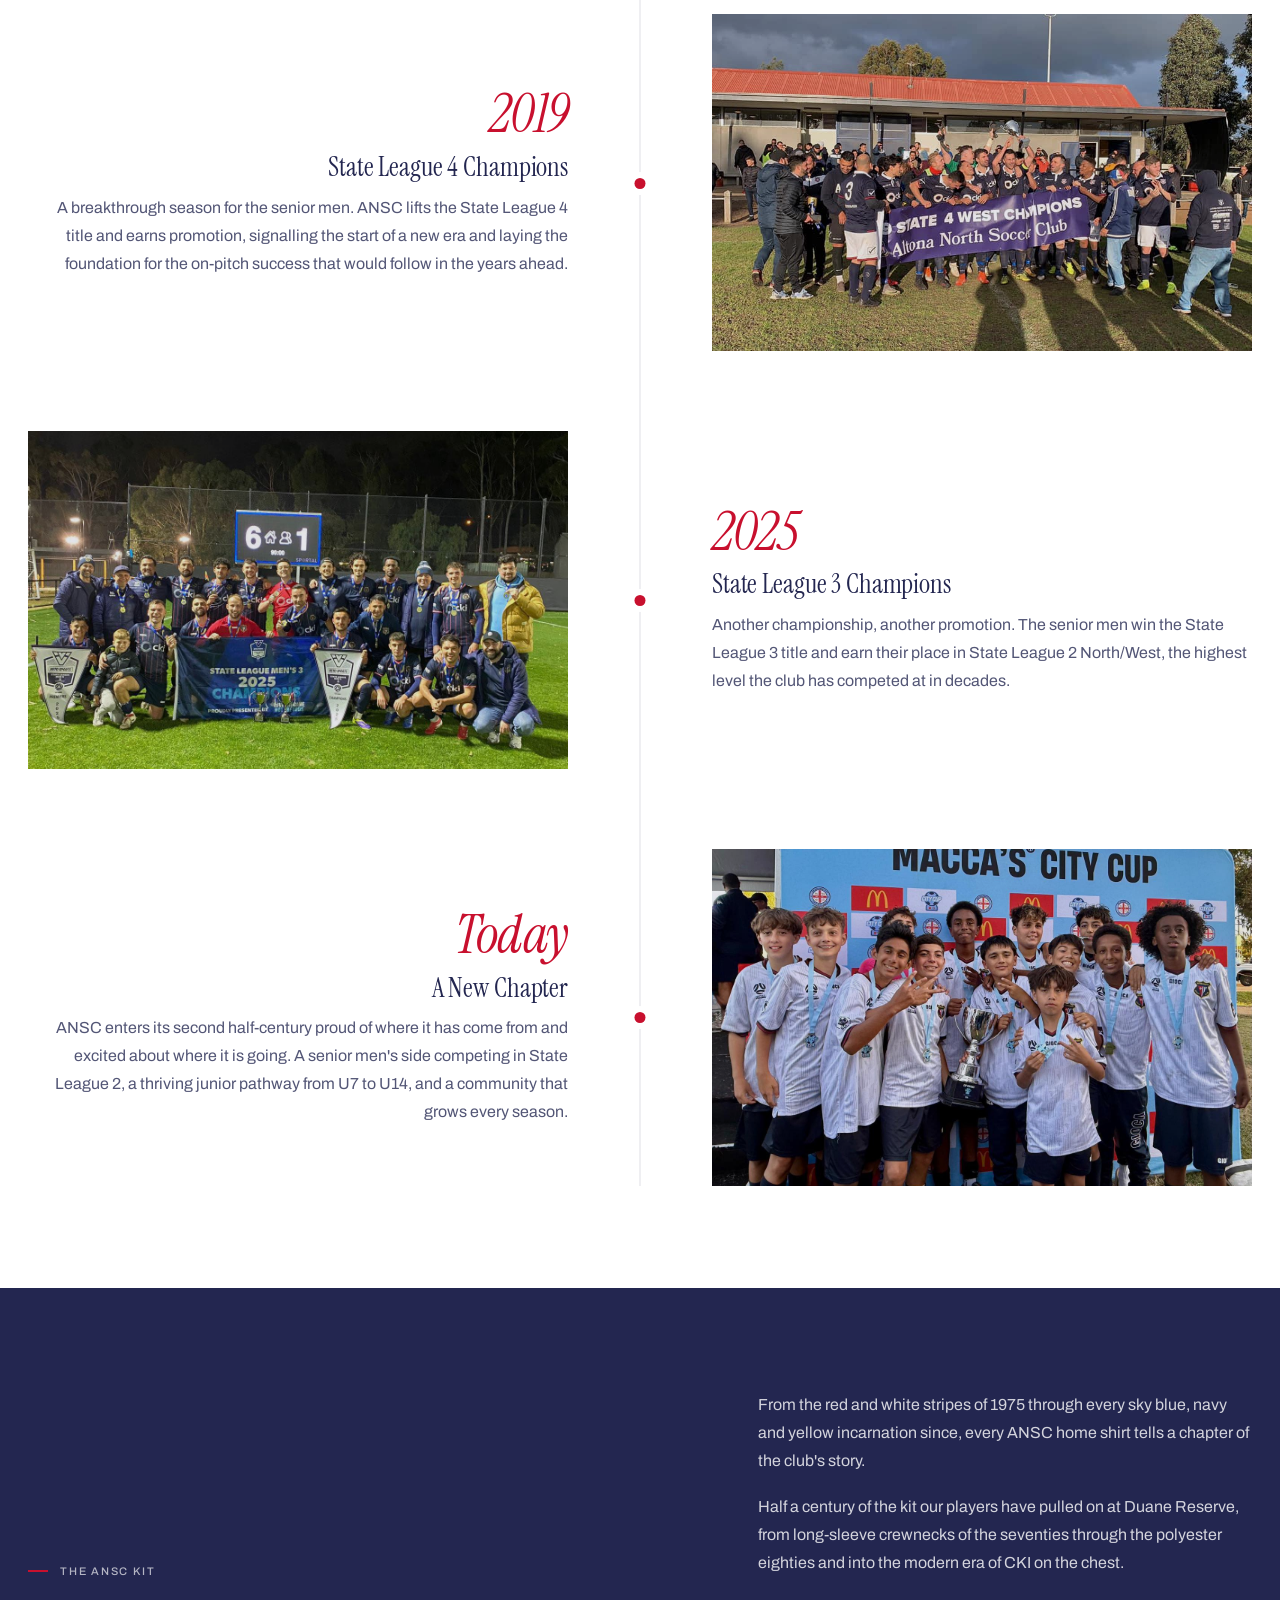
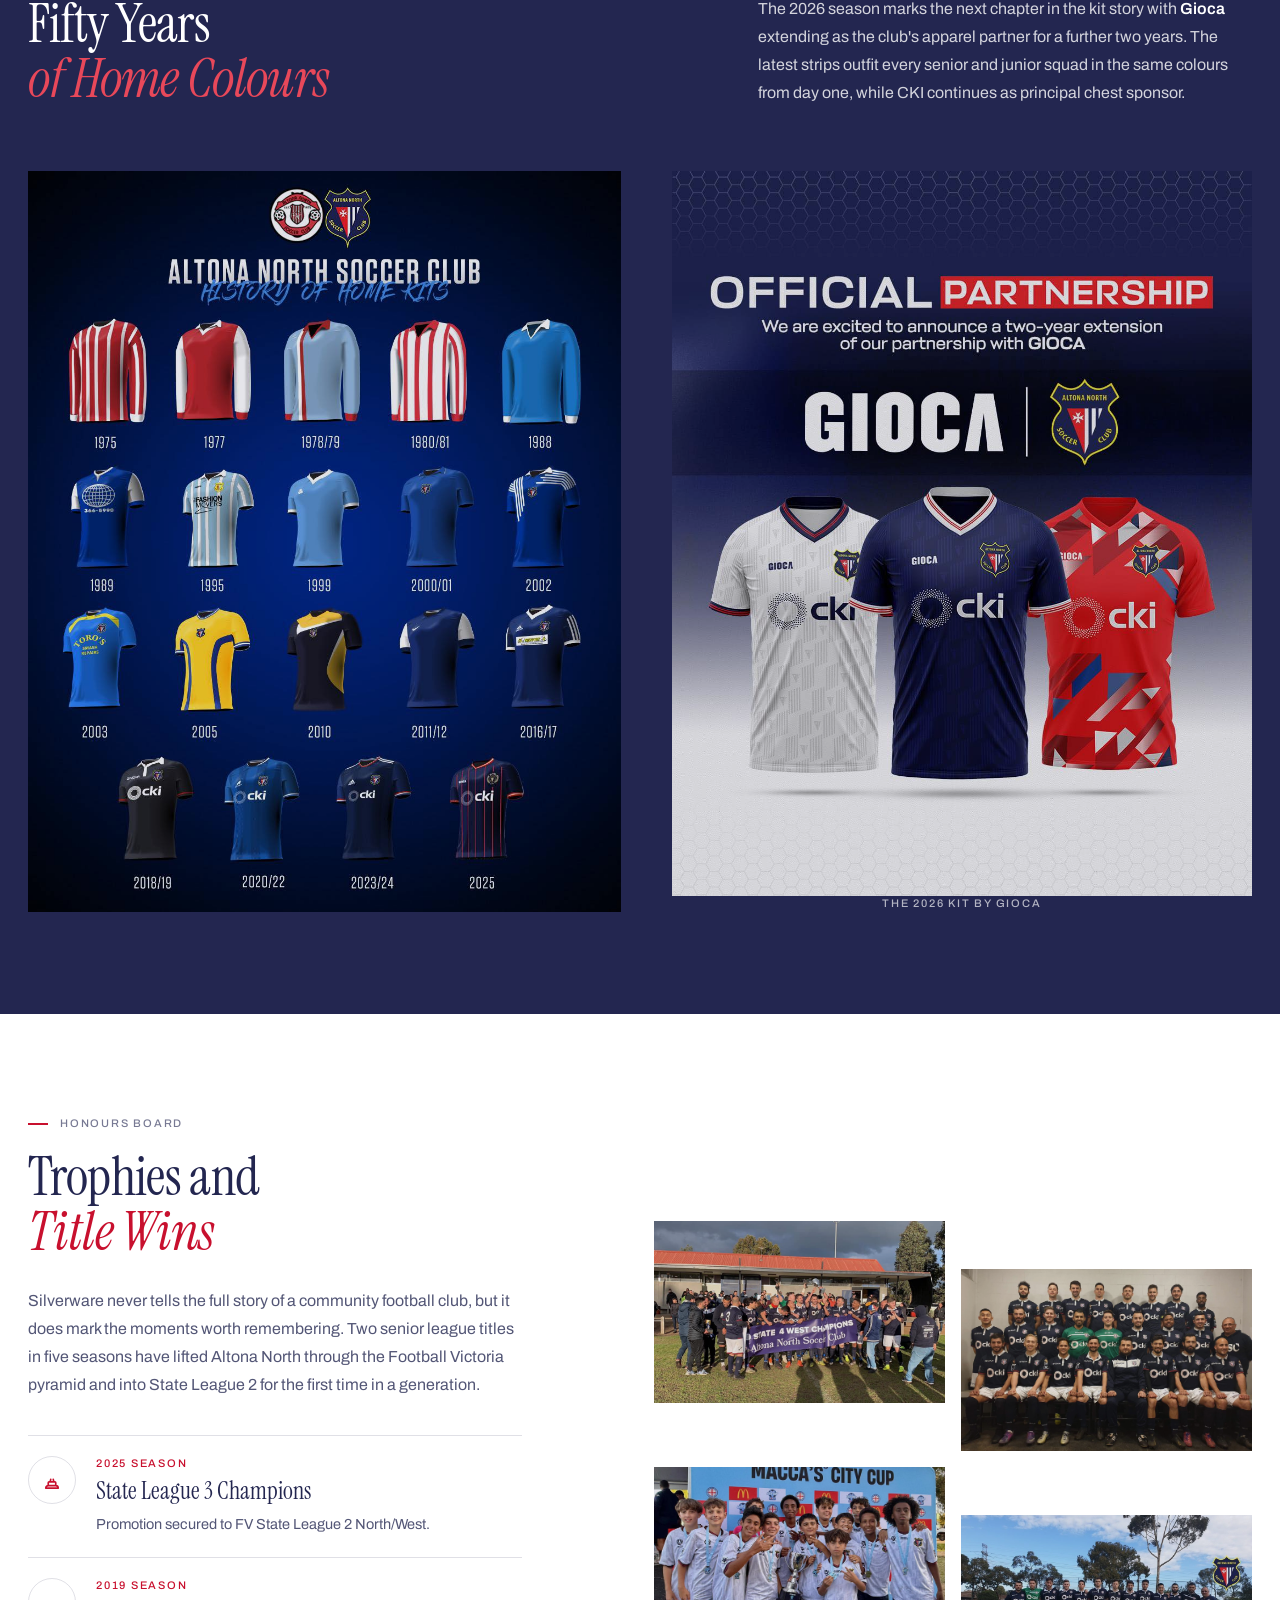
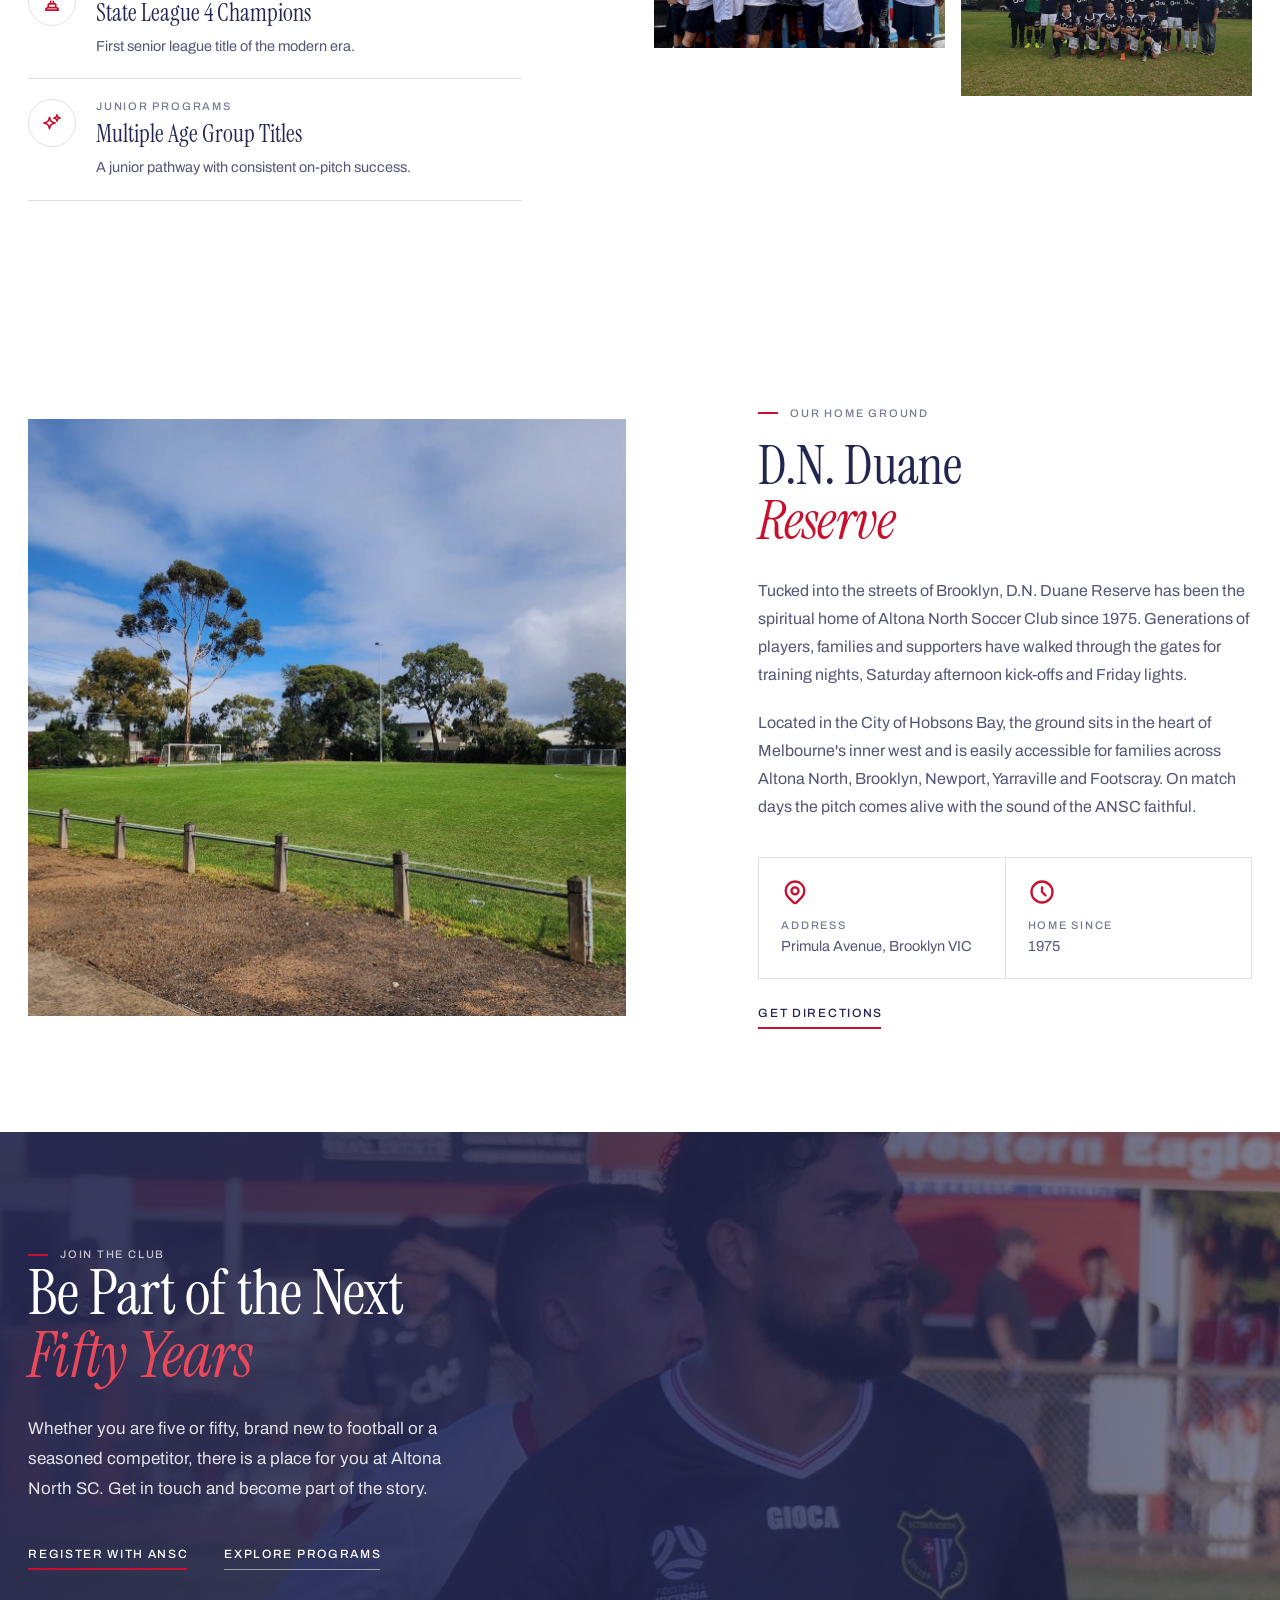
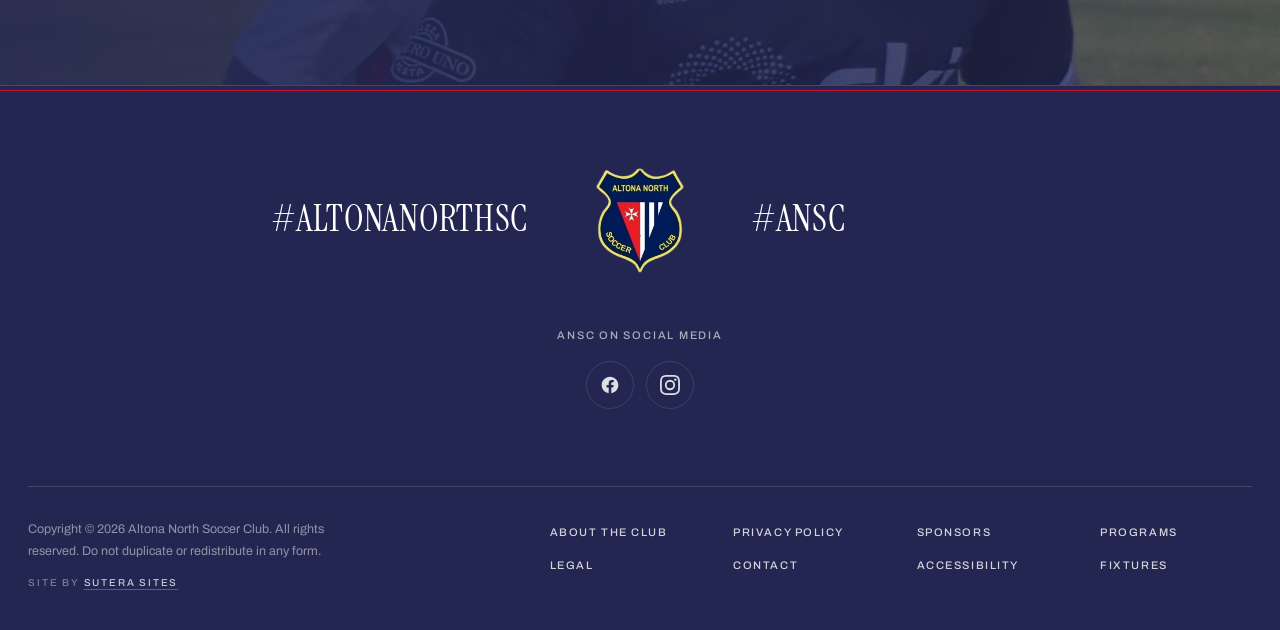
<file: the-club.html>
<!DOCTYPE html>
<html lang="en">
<head>
  <!-- Google tag (gtag.js) - GA4 G-WQWRHHGJDF -->
  <script async src="https://www.googletagmanager.com/gtag/js?id=G-WQWRHHGJDF"></script>
  <script>
    window.dataLayer = window.dataLayer || [];
    function gtag(){dataLayer.push(arguments);}
    gtag('js', new Date());
    gtag('config', 'G-WQWRHHGJDF');
  </script>
    <meta charset="UTF-8">
    <meta name="viewport" content="width=device-width, initial-scale=1.0">
    <title>About Altona North SC - Our Story Since 1975 | ANSC</title>
    <meta name="description" content="The Altona North Soccer Club story. Founded in 1975 in Brooklyn, Melbourne, ANSC is a family-oriented community football club with senior and junior programs.">
    <link rel="canonical" href="https://www.altonanorthsc.com.au/the-club">
    <meta property="og:title" content="About Altona North SC - Our Story Since 1975">
    <meta property="og:description" content="A community football club in Melbourne's west since 1975. Discover our history, values, and what makes ANSC home.">
    <meta property="og:type" content="website">
    <meta property="og:url" content="https://www.altonanorthsc.com.au/the-club.html">
    <meta property="og:site_name" content="Altona North Soccer Club">
    <meta property="og:locale" content="en_AU">
    <meta property="og:image" content="https://www.altonanorthsc.com.au/Assets/Logo.png">
    <meta property="og:image:width" content="1200">
    <meta property="og:image:height" content="630">
    <meta property="og:image:alt" content="Altona North Soccer Club crest">
    <meta name="twitter:card" content="summary_large_image">
    <meta name="twitter:title" content="About Altona North SC - Our Story Since 1975">
    <meta name="twitter:description" content="A community football club in Melbourne's west since 1975. Discover our history, values, and what makes ANSC home.">
    <meta name="twitter:image" content="https://www.altonanorthsc.com.au/Assets/Logo.png">
    <meta name="geo.region" content="AU-VIC">
    <meta name="geo.placename" content="Brooklyn, Melbourne">
    <meta name="ICBM" content="-37.8232, 144.8489">
    <link rel="icon" type="image/png" href="Assets/Logo.png">
    <link rel="apple-touch-icon" href="Assets/Logo.png">
<link rel="stylesheet" href="styles.css" />
    <link rel="preconnect" href="https://fonts.googleapis.com">
    <link rel="preconnect" href="https://fonts.gstatic.com" crossorigin>
    <link href="https://fonts.googleapis.com/css2?family=Archivo:wght@400;500;600&family=Instrument+Serif:ital@0;1&display=swap" rel="stylesheet">
    <style>
        * { margin: 0; padding: 0; box-sizing: border-box; }
        html { -webkit-text-size-adjust: 100%; scroll-behavior: smooth; }
        body {
            font-family: var(--sans);
            -webkit-font-smoothing: antialiased;
            -moz-osx-font-smoothing: grayscale;
        }
        img { display: block; max-width: 100%; }
        .skip-link {
            position: absolute; left: var(--gutter); top: 8px; z-index: 100;
            padding: 10px 14px; background: var(--white); color: var(--navy-950);
            font: 500 12px/1 var(--sans); letter-spacing: 0.14em; text-transform: uppercase;
            transform: translateY(-200%);
        }
        .skip-link:focus { transform: translateY(0); }

        /* ---------- Site chrome (2026 redesign): utility bar, nav, mega panels, drawer, footer ---------- */
        :root {
            --navy-950: #232650;
            --navy-900: #2a2d61;
            --navy-800: #303368;
            --red: #c8102e;
            --red-600: #a00d25;
            --white: #ffffff;
            --ink-soft: rgba(255, 255, 255, 0.72);
            --hair: rgba(255, 255, 255, 0.14);

            --serif: "Instrument Serif", "Times New Roman", serif;
            --sans: "Archivo", "Helvetica Neue", Arial, sans-serif;

            --gutter: clamp(20px, 2.2vw, 40px);
            --bar-h: 32px;
            --nav-h: 88px;
            --ease: cubic-bezier(0.22, 1, 0.36, 1);
        }
        /* clip, not hidden: hidden turns body into a scroll box and stops the nav sticking */
        html, body { overflow-x: hidden; overflow-x: clip; }
        .utility, .nav, .drawer, .footer {
            color: var(--white);
            -webkit-font-smoothing: antialiased;
            -moz-osx-font-smoothing: grayscale;
        }
        .utility :focus-visible, .nav :focus-visible, .drawer :focus-visible, .footer :focus-visible {
            outline: 2px solid var(--white);
            outline-offset: 4px;
        }

        /* ---------- Shared underline link (nav, CTAs, panels) ---------- */
        .uline {
            position: relative;
            display: inline-flex;
            align-items: center;
            gap: 7px;
            padding: 8px 0 10px;
            font: 500 12px/1 var(--sans);
            letter-spacing: 0.14em;
            text-transform: uppercase;
            color: var(--white);
            background: none;
            border: 0;
            cursor: pointer;
            transition: transform 0.2s var(--ease);
        }
        .uline::before,
        .uline::after {
            content: "";
            position: absolute;
            left: 0;
            right: 0.14em; /* trailing letter-spacing should not stretch the rule */
            bottom: 0;
            height: 1px;
            background: var(--white);
        }
        .uline::before { opacity: 0; }
        .uline::after {
            transform: scaleX(0);
            transform-origin: right;
            transition: transform 0.5s var(--ease);
        }
        .uline:hover::after,
        .uline:focus-visible::after,
        .uline[aria-expanded="true"]::after,
        .uline.is-current::after {
            transform: scaleX(1);
            transform-origin: left;
        }
        .uline:active { transform: translateY(1px); }

        /* Standing rule under a CTA, white sweeps over it on hover */
        .uline--rule::before { opacity: 0.5; }
        /* Join actions carry the club red */
        .uline--join::before { opacity: 1; height: 2px; background: var(--red); }
        .uline--join::after { height: 2px; }

        .chev { width: 8px; height: 8px; opacity: 0.6; transition: transform 0.4s var(--ease); }
        .uline[aria-expanded="true"] .chev { transform: rotate(180deg); }

        /* ---------- Utility bar ---------- */
        .utility {
            display: none;
            height: var(--bar-h);
            background: var(--navy-950);
            border-bottom: 1px solid rgba(255, 255, 255, 0.06);
        }
        .utility__inner {
            height: 100%;
            padding: 0 var(--gutter);
            display: flex;
            align-items: center;
            justify-content: flex-end;
            gap: 18px;
        }
        .utility a {
            display: inline-flex;
            padding: 4px;
            opacity: 0.62;
            transition: opacity 0.25s var(--ease), transform 0.2s var(--ease);
        }
        .utility a:hover, .utility a:focus-visible { opacity: 1; }
        .utility a:active { transform: translateY(1px); }
        .utility svg { width: 14px; height: 14px; }

        /* ---------- Main nav ---------- */
        .nav {
            position: -webkit-sticky;
            position: sticky;
            top: 0;
            z-index: 50;
            transition: transform 0.45s var(--ease);
        }
        .nav.is-hidden { transform: translateY(-100%); }
        .nav::before {
            content: "";
            position: absolute;
            inset: 0;
            background: var(--navy-950);
            transition: opacity 0.35s var(--ease);
        }
        /* Homepage: floats over the hero, turns solid once the page moves or a panel opens */
        .nav--overlay { margin-bottom: calc(-1 * var(--nav-h)); }
        .nav--overlay::before { opacity: 0; }
        .nav--overlay.is-scrolled::before, .nav--overlay.is-open::before { opacity: 1; }
        .nav__inner {
            position: relative;
            display: grid;
            grid-template-columns: 1fr auto 1fr;
            align-items: center;
            height: var(--nav-h);
            padding: 0 var(--gutter);
        }
        .nav__group { display: none; align-items: center; gap: 32px; }
        .nav__group--right { justify-content: flex-end; }
        .nav__crest {
            grid-column: 2;
            display: block;
            transition: transform 0.5s var(--ease);
        }
        .nav__crest img { height: 60px; width: auto; }
        .nav__crest:hover { transform: scale(1.04); }
        .nav__crest:active { transform: scale(0.98); }

        /* Mobile header controls */
        .nav__menu {
            grid-column: 1;
            justify-self: start;
            display: inline-flex;
            flex-direction: column;
            justify-content: center;
            gap: 6px;
            width: 44px; height: 44px;
            margin-left: -10px;
            padding: 0 10px;
            background: none; border: 0; cursor: pointer;
        }
        .nav__menu span {
            display: block; height: 1.5px; width: 22px; background: var(--white);
            transition: transform 0.4s var(--ease);
        }
        .nav__menu span:last-child { width: 15px; }
        .nav__menu:hover span:last-child { transform: scaleX(1.4667); transform-origin: left; }
        .nav__menu:active { transform: translateY(1px); }
        .nav__join-m { grid-column: 3; justify-self: end; }

        /* ---------- Mega panels ---------- */
        .panel {
            position: absolute;
            top: 100%; left: 0; right: 0;
            background: var(--navy-950);
            border-top: 1px solid var(--hair);
            opacity: 0;
            transform: translateY(-8px);
            pointer-events: none;
            transition: opacity 0.3s var(--ease), transform 0.45s var(--ease);
        }
        .panel.is-open { opacity: 1; transform: translateY(0); pointer-events: auto; }
        .panel__inner {
            display: grid;
            grid-template-columns: repeat(4, minmax(0, 1fr));
            gap: 40px;
            padding: 40px var(--gutter) 52px;
        }
        .panel__title {
            display: inline-block;
            margin-bottom: 14px;
            font: 400 28px/1.1 var(--serif);
            transition: transform 0.4s var(--ease);
        }
        .panel__title:hover { transform: translateX(4px); }
        .panel__links a {
            display: inline-block;
            padding: 5px 0;
            font: 400 14px/1.5 var(--sans);
            opacity: 0.72;
            transition: opacity 0.25s var(--ease), transform 0.4s var(--ease);
        }
        .panel__links a:hover, .panel__links a:focus-visible { opacity: 1; transform: translateX(4px); }
        .panel__links a:active { transform: translateX(4px) translateY(1px); }
        .panel__feature {
            grid-column: 4;
            padding-left: 32px;
            border-left: 1px solid var(--hair);
        }
        .panel__feature-title { margin: 0 0 12px; font: italic 400 30px/1.05 var(--serif); }
        .panel__feature-text { margin: 0 0 18px; font: 400 14px/1.7 var(--sans); color: var(--ink-soft); }

        /* ---------- Footer ---------- */
        .footer {
            --crest-h: clamp(104px, 9vw, 136px);
            position: relative;
            padding: clamp(56px, 6vw, 88px) var(--gutter) 40px;
            background: var(--navy-950);
            color: var(--white);
        }
        /* Club stripes, the same fine double rule as above About */
        .footer::before {
            content: "";
            position: absolute;
            top: 0; left: 0; right: 0;
            height: 6px;
            border-top: 1px solid var(--red);
            border-bottom: 1px solid var(--red);
        }
        .footer__crest { height: var(--crest-h); width: auto; order: -1; margin-bottom: 20px; }
        .footer__inner { max-width: 1600px; margin: 0 auto; }
        .footer__tags {
            display: flex;
            flex-direction: column;
            align-items: center;
            gap: 4px;
            margin: 0;
            text-align: center;
        }
        .footer__tag { font: 400 clamp(1.75rem, 1.3rem + 1.2vw, 2.5rem)/1.1 var(--serif); letter-spacing: 0.02em; }
        .footer__social { margin-top: clamp(36px, 4vw, 52px); text-align: center; }
        .footer__label {
            margin: 0 0 18px;
            font: 500 11px/1.4 var(--sans);
            letter-spacing: 0.16em;
            text-transform: uppercase;
            color: rgba(255, 255, 255, 0.62);
        }
        .footer__icons { display: flex; justify-content: center; gap: 12px; }
        .footer__icons a {
            display: inline-flex; align-items: center; justify-content: center;
            width: 48px; height: 48px;
            border: 1px solid var(--hair);
            border-radius: 50%;
            transition: transform 0.4s var(--ease), opacity 0.25s var(--ease);
            opacity: 0.85;
        }
        .footer__icons a:hover, .footer__icons a:focus-visible { opacity: 1; transform: translateY(-3px); }
        .footer__icons a:active { transform: translateY(0) scale(0.95); }
        .footer__icons svg { width: 20px; height: 20px; }
        .footer__lower {
            display: grid;
            gap: 32px;
            margin-top: clamp(48px, 6vw, 80px);
            padding-top: 32px;
            border-top: 1px solid var(--hair);
        }
        .footer__copy { max-width: 44ch; margin: 0; font: 400 12.5px/1.7 var(--sans); color: rgba(255, 255, 255, 0.5); }
        .footer__credit {
            margin: 14px 0 0;
            font: 500 10px/1.4 var(--sans);
            letter-spacing: 0.18em;
            text-transform: uppercase;
            color: rgba(255, 255, 255, 0.4);
        }
        .footer__credit a {
            color: rgba(255, 255, 255, 0.75);
            text-decoration: underline;
            text-decoration-color: rgba(255, 255, 255, 0.25);
            text-underline-offset: 3px;
        }
        .footer__credit a:hover { text-decoration-color: var(--red); }
        .footer__nav { display: grid; grid-template-columns: repeat(2, minmax(0, 1fr)); gap: 4px 32px; align-content: start; }
        .footer__nav .uline { justify-self: start; font-size: 11px; opacity: 0.8; transition: opacity 0.25s var(--ease), transform 0.2s var(--ease); }
        .footer__nav .uline:hover, .footer__nav .uline:focus-visible { opacity: 1; }

        @media (min-width: 640px) {
            .footer__tags { flex-direction: row; justify-content: center; gap: 0; }
            .footer__tag { flex: 1; }
            .footer__tag:first-child { text-align: right; padding-right: clamp(32px, 5vw, 80px); }
            .footer__tag:last-child { text-align: left; padding-left: clamp(32px, 5vw, 80px); }
            .footer__crest { order: 0; margin-bottom: 0; }
            .footer__nav { grid-template-columns: repeat(4, minmax(0, 1fr)); }
        }
        @media (min-width: 900px) {
            .footer__lower { grid-template-columns: repeat(12, minmax(0, 1fr)); gap: 0 var(--gutter); }
            .footer__legal { grid-column: 1 / 5; }
            .footer__nav { grid-column: 6 / 13; }
        }

        /* ---------- Mobile drawer ---------- */
        .drawer {
            position: fixed;
            inset: 0;
            z-index: 80;
            display: flex;
            flex-direction: column;
            padding: 0 var(--gutter) 32px;
            background: var(--navy-950);
            overflow-y: auto;
            transform: translateX(-100%);
            transition: transform 0.55s var(--ease);
        }
        .drawer.is-open { transform: translateX(0); }
        .drawer__top {
            display: grid;
            grid-template-columns: 1fr auto 1fr;
            align-items: center;
            height: 76px;
            flex-shrink: 0;
        }
        .drawer__top img { grid-column: 2; height: 48px; width: auto; }
        .drawer__close {
            grid-column: 1; grid-row: 1;
            justify-self: start;
            width: 44px; height: 44px;
            margin-left: -10px;
            display: inline-flex; align-items: center; justify-content: center;
            background: none; border: 0; cursor: pointer;
            transition: transform 0.4s var(--ease);
        }
        .drawer__close:hover { transform: rotate(90deg); }
        .drawer__close:active { transform: rotate(90deg) scale(0.92); }
        .drawer__close svg { width: 20px; height: 20px; }
        .drawer__list { margin-top: 20px; border-top: 1px solid var(--hair); }
        .drawer__list > li { border-bottom: 1px solid var(--hair); }
        .drawer__row { display: flex; align-items: center; justify-content: space-between; }
        .drawer__link {
            display: block;
            padding: 14px 0;
            font: 400 34px/1.1 var(--serif);
            background: none; border: 0; cursor: pointer; text-align: left;
            transition: transform 0.4s var(--ease), opacity 0.25s var(--ease);
        }
        .drawer__link:hover { transform: translateX(4px); }
        .drawer__link:active { opacity: 0.7; }
        .drawer__link.is-current { font-style: italic; }
        .drawer__toggle {
            width: 44px; height: 44px;
            margin-right: -10px;
            display: inline-flex; align-items: center; justify-content: center;
            background: none; border: 0; cursor: pointer;
        }
        .drawer__toggle svg { width: 14px; height: 14px; transition: transform 0.4s var(--ease); }
        .drawer__toggle[aria-expanded="true"] svg { transform: rotate(45deg); }
        .drawer__row--button { width: 100%; padding: 0; background: none; border: 0; cursor: pointer; }
        .drawer__row--button[aria-expanded="true"] svg { transform: rotate(45deg); }
        .drawer__sub { padding: 0 0 18px; }
        .drawer__sub a {
            display: block;
            padding: 6px 0;
            font: 400 15px/1.5 var(--sans);
            opacity: 0.72;
            transition: opacity 0.25s var(--ease);
        }
        .drawer__sub a:hover, .drawer__sub a:focus-visible { opacity: 1; }
        .drawer__sub .drawer__subhead {
            margin-top: 10px;
            font: 500 11px/1.5 var(--sans);
            letter-spacing: 0.16em;
            text-transform: uppercase;
            opacity: 0.5;
        }
        .drawer__sub .drawer__subhead:first-child { margin-top: 0; }
        .drawer__join { align-self: flex-start; margin-top: 32px; }
        body.menu-open { overflow: hidden; }

        @media (min-width: 1024px) {
            .utility { display: block; }
            .nav__group { display: flex; }
            .nav__group--left { grid-column: 1; }
            .nav__group--right { grid-column: 3; }
            .nav__menu, .nav__join-m { display: none; }
            .drawer { display: none; }
        }
        @media (max-width: 1023px) {
            :root { --nav-h: 72px; }
            .nav__crest img { height: 46px; }
            .panel { display: none; }
        }
        @media (prefers-reduced-motion: reduce) {
            .nav, .nav::before, .nav *, .nav *::before, .nav *::after,
            .drawer, .drawer *, .footer *, .footer *::before, .footer *::after, .utility * {
                transition-duration: 0.01ms !important;
            }
        }

        /* ---------- Inner pages (2026 redesign): the homepage's system applied to page bodies ---------- */
        .font-heading, .font-body { font-family: var(--sans); }

        /* Each ground sets its own ink, so components read correctly on white, mist or navy */
        .band--white, .stripe-band--white {
            --ground: #ffffff;
            --ink: var(--navy-950);
            --muted: rgba(35, 38, 80, 0.62);
            --body: rgba(35, 38, 80, 0.78);
            --line: rgba(35, 38, 80, 0.14);
            --accent: var(--red);
            --cell: transparent;
            --cell-hover: #f4f4f9;
        }
        .band--mist, .stripe-band--mist {
            --ground: #eaeaf2; /* navy-50 from the site's own palette */
            --ink: var(--navy-950);
            --muted: rgba(35, 38, 80, 0.62);
            --body: rgba(35, 38, 80, 0.8);
            --line: rgba(35, 38, 80, 0.14);
            --accent: var(--red);
            --cell: #ffffff;
            --cell-hover: #f7f7fb;
        }
        .band--navy, .band--photo, .stripe-band--navy, .join {
            --ground: var(--navy-950);
            --ink: #ffffff;
            --muted: rgba(255, 255, 255, 0.66);
            --body: rgba(255, 255, 255, 0.8);
            --line: rgba(255, 255, 255, 0.16);
            --accent: #e8485a; /* lighter red from the site's palette, holds contrast on navy */
            --cell: transparent;
            --cell-hover: rgba(255, 255, 255, 0.04);
        }

        .band {
            position: relative;
            padding: clamp(64px, 8vw, 128px) var(--gutter);
            background: var(--ground);
            color: var(--ink);
        }
        .band :focus-visible, .join :focus-visible { outline: 2px solid var(--ink); outline-offset: 4px; }
        .wrap { position: relative; max-width: 1600px; margin: 0 auto; }
        .wrap--narrow { max-width: 1120px; }

        /* Photo grounds: the picture carries the band, navy keeps the type legible */
        .band--photo { overflow: hidden; }
        .band__bg { position: absolute; inset: 0; margin: 0; }
        .band__bg img { width: 100%; height: 100%; object-fit: cover; }
        .band__bg::after {
            content: "";
            position: absolute; inset: 0;
            background: linear-gradient(90deg, rgba(35, 38, 80, 0.96) 0%, rgba(35, 38, 80, 0.92) 50%, rgba(35, 38, 80, 0.86) 100%);
        }

        /* Club stripes between bands, drawn as the homepage's fine double rule */
        .stripe-band { padding: 0 var(--gutter); background: var(--ground); }
        .stripe-band::before {
            content: "";
            display: block;
            max-width: 1600px;
            height: 6px;
            margin: 0 auto;
            border-top: 1px solid var(--red);
            border-bottom: 1px solid var(--red);
        }

        /* ---------- Page hero ---------- */
        .phero {
            position: relative;
            display: flex;
            align-items: flex-end;
            min-height: clamp(500px, 72vh, 780px);
            min-height: clamp(500px, 72svh, 780px);
            padding: calc(var(--nav-h) + 48px) var(--gutter) clamp(44px, 6vw, 88px);
            overflow: hidden;
            background: var(--navy-950);
            color: var(--white);
        }
        .phero__img {
            position: absolute;
            inset: 0;
            width: 100%;
            height: 100%;
            object-fit: cover;
            animation: settle 2.4s cubic-bezier(0.16, 0.8, 0.3, 1) both;
        }
        @keyframes settle { from { transform: scale(1.05); } }
        .phero__tint {
            position: absolute; inset: 0; pointer-events: none;
            background: var(--navy-950);
            mix-blend-mode: multiply;
            opacity: 0.16;
        }
        .phero__shade {
            position: absolute; inset: 0; pointer-events: none;
            background:
                linear-gradient(180deg, rgba(35, 38, 80, 0.55) 0%, rgba(35, 38, 80, 0) 26%),
                linear-gradient(90deg, rgba(35, 38, 80, 0.7) 0%, rgba(35, 38, 80, 0.32) 38%, rgba(35, 38, 80, 0) 66%),
                linear-gradient(0deg, rgba(35, 38, 80, 0.72) 0%, rgba(35, 38, 80, 0) 48%);
        }
        .phero__content { position: relative; z-index: 2; width: 100%; max-width: 1600px; margin: 0 auto; }
        .phero__inner { max-width: 760px; }
        .crumbs ol {
            display: flex;
            flex-wrap: wrap;
            align-items: center;
            gap: 4px 10px;
            margin: 0;
            padding: 0;
            list-style: none;
            font: 500 11px/1.4 var(--sans);
            letter-spacing: 0.16em;
            text-transform: uppercase;
            color: rgba(255, 255, 255, 0.62);
        }
        .crumbs a { transition: color 0.25s var(--ease); }
        .crumbs a:hover, .crumbs a:focus-visible { color: var(--white); }
        .crumbs [aria-current="page"] { color: var(--white); }
        .crumbs .crumbs__sep { opacity: 0.45; }
        .phero .eyebrow { margin-top: 28px; color: rgba(255, 255, 255, 0.8); }
        .phero__title {
            margin: 16px 0 0;
            font: 400 clamp(3rem, 1.7rem + 3.4vw, 5.25rem)/0.96 var(--serif);
            letter-spacing: -0.015em;
            text-wrap: balance;
        }
        .phero__title em { font-style: italic; }
        .phero__lead {
            max-width: 56ch;
            margin: 22px 0 0;
            font: 400 16px/1.7 var(--sans);
            color: rgba(255, 255, 255, 0.88);
            text-wrap: pretty;
        }
        @media (min-width: 900px) { .phero__lead { font-size: 17px; } }
        @media (max-width: 899px) {
            /* Text spans the full width here, so it needs ground from below, not from the left */
            .phero__shade {
                background:
                    linear-gradient(180deg, rgba(35, 38, 80, 0.55) 0%, rgba(35, 38, 80, 0) 22%),
                    linear-gradient(0deg, rgba(35, 38, 80, 0.94) 0%, rgba(35, 38, 80, 0.74) 45%, rgba(35, 38, 80, 0) 88%);
            }
        }

        /* Print hero: a small or archival photo framed beside the title, the homepage History treatment */
        .phero--print { align-items: center; }
        .phero--print .phero__content { display: grid; grid-template-columns: minmax(0, 1fr); gap: 40px; align-items: center; }
        .phero__print {
            justify-self: start;
            width: fit-content;
            max-width: 100%;
            margin: 0;
            padding: clamp(8px, 1vw, 14px);
            background: var(--white);
            box-shadow: 0 1px 2px rgba(0, 0, 0, 0.2), 0 30px 60px -28px rgba(0, 0, 0, 0.65);
        }
        .phero__print img { width: auto; max-width: 100%; height: auto; max-height: min(320px, 46vh); }
        @media (min-width: 900px) {
            .phero--print .phero__content { grid-template-columns: repeat(12, minmax(0, 1fr)); gap: 0 var(--gutter); }
            .phero--print .phero__inner { grid-column: 1 / 7; grid-row: 1; }
            .phero__print { grid-column: 8 / 13; grid-row: 1; justify-self: end; }
            .phero__print img { max-height: min(540px, 64vh); }
        }
        @media (max-width: 899px) { .phero__print { order: -1; } }

        .rise { animation: rise 1s var(--ease) both; }
        .rise-1 { animation-delay: 0.12s; }
        .rise-2 { animation-delay: 0.24s; }
        .rise-3 { animation-delay: 0.36s; }
        @keyframes rise { from { opacity: 0; transform: translateY(14px); } }

        /* ---------- Type ---------- */
        .eyebrow {
            display: flex;
            align-items: center;
            gap: 12px;
            margin: 0;
            font: 500 11px/1.4 var(--sans);
            letter-spacing: 0.16em;
            text-transform: uppercase;
            color: var(--muted);
        }
        .eyebrow::before { content: ""; width: 20px; height: 2px; background: var(--red); flex-shrink: 0; }
        .title {
            margin: 0;
            font: 400 clamp(2.5rem, 1.6rem + 2.2vw, 4rem)/1.02 var(--serif);
            letter-spacing: -0.012em;
            text-wrap: balance;
        }
        .title em, .num em { font-style: italic; color: var(--accent); }
        .subtitle {
            margin: 0;
            font: 400 clamp(1.625rem, 1.35rem + 0.7vw, 2.125rem)/1.1 var(--serif);
            letter-spacing: -0.005em;
        }
        .subtitle--lg { font-size: clamp(2rem, 1.5rem + 1.3vw, 2.875rem); line-height: 1.05; }
        .subtitle--sm { font-size: clamp(1.5rem, 1.3rem + 0.5vw, 1.875rem); }
        .subtitle--xs { font-size: 1.375rem; line-height: 1.2; }
        .name { font: 400 clamp(1.375rem, 1.2rem + 0.4vw, 1.625rem)/1.15 var(--serif); color: var(--ink); }
        .name--sm { font-size: 1.25rem; }
        .name--lg { font-size: clamp(1.75rem, 1.4rem + 1vw, 2.5rem); }
        .num { font: 400 clamp(3rem, 2.2rem + 2.2vw, 4.5rem)/1 var(--serif); letter-spacing: -0.02em; color: var(--ink); }
        .num--sm { font-size: clamp(2.25rem, 1.8rem + 1.2vw, 3rem); }
        .label {
            margin: 0;
            font: 500 11px/1.45 var(--sans);
            letter-spacing: 0.16em;
            text-transform: uppercase;
            color: var(--muted);
        }
        .label--red { color: var(--accent); }
        .label__note { color: var(--accent); text-transform: none; letter-spacing: 0.02em; }
        .text {
            max-width: 60ch;
            margin: 0;
            font: 400 16px/1.75 var(--sans);
            color: var(--body);
            text-wrap: pretty;
        }
        .text--lead { font-size: 17px; }
        .text--sm { font-size: 14.5px; line-height: 1.7; }
        .text--xs { font-size: 12.5px; line-height: 1.6; color: var(--muted); }
        .text strong { font-weight: 600; color: var(--ink); }
        .text a, .faq__a a {
            color: var(--ink);
            text-decoration: underline;
            text-decoration-color: var(--accent);
            text-decoration-thickness: 1px;
            text-underline-offset: 4px;
        }
        .text a:hover, .faq__a a:hover { text-decoration-thickness: 2px; }

        /* Vertical rhythm inside text columns, heads and the closing band */
        .stack > * + * { margin-top: 20px; }
        .stack > .eyebrow + .title, .stack > .badge + .eyebrow { margin-top: 18px; }
        .stack > .badge + .title { margin-top: 22px; }
        .stack > .title + *, .stack > .join__title + * { margin-top: 28px; }
        .stack > .ctas, .stack > .ticks, .stack > .cells, .stack > .rows, .stack > .note { margin-top: 36px; }

        /* Underline links read in the ground's ink; join actions keep the club red */
        .band .uline, .notice .uline, .formcard .uline { color: var(--ink); }
        .band .uline::before, .band .uline::after,
        .notice .uline::before, .notice .uline::after,
        .formcard .uline::before, .formcard .uline::after { background: currentColor; }
        .band .uline--join::before, .notice .uline--join::before, .join .uline--join::before { background: var(--red); }
        .uline--sm { padding: 6px 0 8px; font-size: 11px; }
        .ctas { display: flex; flex-wrap: wrap; align-items: center; gap: 14px 36px; }
        .ctas--col { flex-direction: column; align-items: flex-start; }

        /* ---------- Section heads: title left, words right, like the homepage sponsors head ---------- */
        .head { display: grid; gap: 24px 40px; margin-bottom: clamp(40px, 5vw, 72px); }
        .head:last-child { margin-bottom: 0; }
        .head__main > .title { margin-top: 18px; }
        .head__aside > * + * { margin-top: 18px; }
        .head__aside > .ctas { margin-top: 30px; }
        .head--center { justify-items: center; text-align: center; }
        .head--center .eyebrow { justify-content: center; }
        .head--center .text { margin-left: auto; margin-right: auto; }
        @media (min-width: 900px) {
            .head--split { grid-template-columns: repeat(12, minmax(0, 1fr)); align-items: end; gap: 0 var(--gutter); }
            .head--split > .head__main { grid-column: 1 / 7; }
            .head--split > .head__aside { grid-column: 8 / 13; }
        }

        /* ---------- Split: picture one side, words the other ---------- */
        .split { display: grid; grid-template-columns: minmax(0, 1fr); gap: 40px; align-items: center; }
        @media (min-width: 900px) {
            .split { grid-template-columns: repeat(12, minmax(0, 1fr)); gap: 0 var(--gutter); }
            .split > * { grid-row: 1; }
            .split--body-last > .split__aside { grid-column: 1 / 7; }
            .split--body-last > .split__body { grid-column: 8 / 13; }
            .split--body-first > .split__body { grid-column: 1 / 6; }
            .split--body-first > .split__aside { grid-column: 7 / 13; }
            .split--top { align-items: start; }
        }

        .media { position: relative; overflow: hidden; background: var(--navy-950); }
        .media img { width: 100%; height: 100%; object-fit: cover; transition: transform 1.4s var(--ease); }
        .media::after {
            content: "";
            position: absolute; inset: 0; pointer-events: none;
            background: var(--navy-950);
            mix-blend-mode: multiply;
            opacity: 0.12;
        }
        .media:hover img { transform: scale(1.04); }
        .media--tall { aspect-ratio: 4 / 3; }
        .media--wide { aspect-ratio: 16 / 10; }
        .media--portrait { aspect-ratio: 4 / 5; }
        .media--natural img { height: auto; }
        @media (min-width: 900px) { .media--tall { aspect-ratio: 1 / 1; } }

        /* ---------- Hairline grids (the homepage's fixtures and sponsors language) ---------- */
        .cells { gap: 0 !important; border-top: 1px solid var(--line); border-left: 1px solid var(--line); }
        .cells > * { border-right: 1px solid var(--line); border-bottom: 1px solid var(--line); background: var(--cell); }
        .cell {
            position: relative;
            display: flex;
            flex-direction: column;
            gap: 12px;
            min-width: 0;
            padding: clamp(24px, 2.6vw, 40px);
            transition: background-color 0.35s var(--ease);
        }
        .cells--tight > .cell { padding: 20px 22px; }
        .cells--roomy > .cell { padding: clamp(28px, 3.4vw, 52px); }
        .cell--row { flex-direction: row; align-items: center; gap: 16px; }
        .cell--between { justify-content: space-between; }
        .cell--link { cursor: pointer; }
        .cell--link:hover, .cell--link:focus-visible { background: var(--cell-hover); }
        .cell--link:active { transform: translateY(1px); }
        .cell--link:hover .uline::after, .cell--link:focus-visible .uline::after { transform: scaleX(1); transform-origin: left; }
        .cell > .text { margin-top: 2px; }
        .cell > .uline { align-self: flex-start; justify-self: start; margin-top: 8px; }
        .cell > svg:first-child, .cell__top > svg { width: 28px; height: 28px; color: var(--accent); }
        .cell__top { display: flex; align-items: center; justify-content: space-between; gap: 12px; margin-bottom: 12px; }
        .cell__foot {
            display: flex;
            gap: 12px;
            margin-top: auto;
            padding-top: 16px;
            border-top: 1px solid var(--line);
        }
        .cell__foot > svg { width: 16px; height: 16px; color: var(--muted); }
        .cell__arrow { flex: none; width: 18px; height: 18px; color: var(--muted); transition: transform 0.4s var(--ease), color 0.25s var(--ease); }
        .cell--link:hover .cell__arrow { transform: translateX(4px); color: var(--accent); }
        .cell__logo { height: 150px; margin-bottom: 8px; }
        @media (max-width: 639px) {
            .cells--tight > .cell { padding: 16px 14px; }
            .cells--tight > .cell--row { gap: 12px; }
            .cells--tight .jersey { width: 38px; height: 38px; font-size: 18px; }
            .cells--tight .name--sm { font-size: 1.125rem; overflow-wrap: anywhere; }
        }
        .cell__logo img { max-height: 140px; mix-blend-mode: multiply; }
        @media (min-width: 640px) {
            /* A lone sponsor at the end spans the row, logo beside the words */
            .cells--feature-last > .cell:last-child:nth-child(odd) {
                grid-column: 1 / -1;
                display: grid;
                grid-template-columns: minmax(0, 1fr) minmax(0, 1.4fr);
                grid-template-rows: auto auto auto 1fr;
                column-gap: clamp(24px, 4vw, 64px);
                max-width: none;
                margin: 0;
            }
            .cells--feature-last > .cell:last-child:nth-child(odd) > .cell__logo { grid-row: 1 / -1; height: 100%; margin: 0; }
            .cells--feature-last > .cell:last-child:nth-child(odd) > :not(.cell__logo) { grid-column: 2; }
        }

        /* Hairline lists */
        .rows { border-top: 1px solid var(--line); }
        .row { display: flex; flex-direction: column; gap: 4px; padding: 20px 0; border-bottom: 1px solid var(--line); }
        .row--icon { flex-direction: row; align-items: flex-start; gap: 20px; }
        .row--icon > div:last-child > * + * { margin-top: 6px; }
        .ticks { max-width: 60ch; margin: 0; padding: 0; list-style: none; border-top: 1px solid var(--line); }
        .ticks > li {
            display: flex;
            align-items: baseline;
            gap: 14px;
            padding: 13px 0;
            border-bottom: 1px solid var(--line);
            font: 400 15px/1.55 var(--sans);
            color: var(--ink);
        }
        .ticks > li::before { content: ""; flex: none; width: 14px; height: 2px; background: var(--red); transform: translateY(-4px); }

        .icon, .jersey {
            flex: none;
            display: grid;
            place-items: center;
            width: 48px;
            height: 48px;
            border: 1px solid var(--line);
            border-radius: 50%;
            color: var(--accent);
        }
        .icon svg { width: 20px; height: 20px; }
        .jersey { font: 400 22px/1 var(--serif); color: var(--ink); }
        .jersey--captain { background: var(--red); border-color: var(--red); color: #ffffff; }
        .tag {
            display: inline-block;
            padding: 3px 7px;
            border: 1px solid var(--line);
            font: 600 9.5px/1.2 var(--sans);
            letter-spacing: 0.14em;
            text-transform: uppercase;
            color: var(--muted);
        }
        .tag--red { border-color: rgba(200, 16, 46, 0.45); color: var(--accent); }
        .chip {
            display: inline-flex;
            align-items: center;
            gap: 8px;
            padding: 8px 14px;
            border: 1px solid var(--line);
            font: 500 11px/1.2 var(--sans);
            letter-spacing: 0.14em;
            text-transform: uppercase;
            color: var(--ink);
        }
        .chip svg { width: 14px; height: 14px; color: var(--accent); }
        .badge {
            display: inline-flex;
            align-items: center;
            padding: 7px 12px;
            border: 1px solid currentColor;
            font: 600 10.5px/1 var(--sans);
            letter-spacing: 0.18em;
            text-transform: uppercase;
            color: var(--accent);
        }
        .note { padding-top: 22px; border-top: 1px solid var(--line); }
        .note > * + * { margin-top: 12px; }
        .notice {
            max-width: 880px;
            margin: 0 auto;
            padding: clamp(36px, 5vw, 72px) clamp(24px, 5vw, 72px);
            border: 1px solid var(--line);
            background: var(--cell);
            text-align: center;
        }
        .band--white .notice { background: #f4f4f9; border-color: transparent; }
        .notice > * + * { margin-top: 16px; }
        .notice > .badge + * { margin-top: 24px; }
        .notice > .uline { margin-top: 28px; }
        .notice .text { margin-left: auto; margin-right: auto; }
        .feature { border: 1px solid var(--line); overflow: hidden; }
        .vrule { width: 1px; height: 40px; background: var(--line); }
        .hashtag { font: 400 clamp(2.25rem, 1.6rem + 2vw, 3.5rem)/1.1 var(--serif); letter-spacing: 0.01em; }
        .hashtag--accent { font-style: italic; color: var(--accent); }

        /* ---------- History timeline ---------- */
        .tl__line { width: 1px; background: var(--line); }
        .tl__dot { top: 22px; width: 11px; height: 11px; margin-left: -5px; border-radius: 50%; background: var(--red); box-shadow: 0 0 0 6px var(--ground); }
        @media (min-width: 768px) { .tl__dot { top: 50%; margin-left: 0; margin-top: -5px; } }
        .tl__year { font: italic 400 clamp(2.5rem, 1.8rem + 2vw, 3.75rem)/1 var(--serif); letter-spacing: -0.015em; color: var(--accent); }
        .tl__item .subtitle { margin-top: 10px; }
        .tl__item .text { margin-top: 12px; }
        .tl__item .text-right .text { margin-left: auto; }

        /* ---------- FAQs ---------- */
        .faqs { max-width: 1120px; border-top: 1px solid var(--line); }
        .faq { border-bottom: 1px solid var(--line); }
        .faq > summary {
            display: flex;
            align-items: center;
            justify-content: space-between;
            gap: 24px;
            padding: 24px 0;
            cursor: pointer;
            list-style: none;
            transition: opacity 0.25s var(--ease);
        }
        .faq > summary::-webkit-details-marker { display: none; }
        .faq > summary:hover .faq__title { transform: translateX(4px); }
        .faq__title { margin: 0; font: 400 clamp(1.3rem, 1.1rem + 0.5vw, 1.625rem)/1.25 var(--serif); transition: transform 0.4s var(--ease); }
        .faq__icon { flex: none; width: 14px; height: 14px; color: var(--accent); transition: transform 0.4s var(--ease); }
        .faq[open] .faq__icon { transform: rotate(45deg); }
        .faq__a { max-width: 72ch; padding: 0 0 28px; }
        .faq__a > * + * { margin-top: 12px; }

        /* ---------- Contact ---------- */
        .contact-card { display: flex; align-items: flex-start; gap: 18px; padding-top: 22px; border-top: 1px solid var(--line); }
        .contact-icon {
            flex: none;
            display: grid;
            place-items: center;
            width: 44px;
            height: 44px;
            border: 1px solid var(--line);
            border-radius: 50%;
            color: var(--accent);
        }
        .contact-icon svg { width: 18px; height: 18px; }
        .contact-label { display: block; margin-bottom: 6px; font: 500 11px/1.4 var(--sans); letter-spacing: 0.16em; text-transform: uppercase; color: var(--muted); }
        .contact-value { font: 400 clamp(1.375rem, 1.2rem + 0.5vw, 1.75rem)/1.2 var(--serif); color: var(--ink); overflow-wrap: anywhere; }
        .contact-value a { text-decoration: underline; text-decoration-color: transparent; text-underline-offset: 5px; transition: text-decoration-color 0.25s var(--ease); }
        .contact-value a:hover { text-decoration-color: var(--red); }
        .contact-meta { margin: 4px 0 0; font: 400 13.5px/1.6 var(--sans); color: var(--muted); }
        .contact-social {
            display: inline-flex;
            align-items: center;
            justify-content: center;
            width: 46px;
            height: 46px;
            border: 1px solid var(--line);
            border-radius: 50%;
            color: var(--ink);
            transition: transform 0.4s var(--ease), border-color 0.25s var(--ease);
        }
        .contact-social:hover { transform: translateY(-3px); border-color: var(--ink); }
        .contact-social:active { transform: translateY(0) scale(0.95); }
        .contact-social svg { width: 18px; height: 18px; }

        /* ---------- Forms (the homepage enquiry card) ---------- */
        .formcard {
            padding: clamp(28px, 3.6vw, 56px);
            background: var(--white);
            color: var(--navy-950);
            box-shadow: 0 30px 60px -30px rgba(10, 12, 40, 0.4);
            --ink: var(--navy-950);
            --muted: rgba(35, 38, 80, 0.62);
            --line: rgba(35, 38, 80, 0.14);
            --accent: var(--red);
        }
        .formcard__head { margin-bottom: 32px; }
        .formcard__head > * + * { margin-top: 12px; }
        .enquiry {
            display: grid;
            gap: 28px;
            padding: clamp(28px, 3.6vw, 56px);
            background: var(--white);
            color: var(--navy-950);
            box-shadow: 0 30px 60px -30px rgba(10, 12, 40, 0.45);
        }
        .enquiry--bare { padding: 0; background: none; box-shadow: none; }
        .enquiry .uline { color: var(--navy-950); }
        .enquiry .uline::before, .enquiry .uline::after { background: currentColor; }
        .enquiry__row { display: grid; grid-template-columns: minmax(0, 1fr); gap: 28px; }
        .form-label {
            display: block;
            margin-bottom: 4px;
            font: 500 11px/1.4 var(--sans);
            letter-spacing: 0.14em;
            text-transform: uppercase;
            color: rgba(35, 38, 80, 0.7);
        }
        .form-label .required { margin-left: 2px; color: var(--red); }
        .form-field {
            width: 100%;
            padding: 10px 0 12px;
            font: 400 16px/1.4 var(--sans);
            color: var(--navy-950);
            background: transparent;
            border: 0;
            border-bottom: 1px solid rgba(35, 38, 80, 0.28);
            border-radius: 0;
            -webkit-appearance: none;
            appearance: none;
        }
        .form-field:hover { border-bottom-color: rgba(35, 38, 80, 0.5); }
        .form-field:focus, .form-field:focus-visible { outline: none; border-bottom-color: var(--navy-950); box-shadow: 0 1px 0 0 var(--navy-950); }
        .form-field::placeholder { color: rgba(35, 38, 80, 0.38); }
        select.form-field {
            padding-right: 24px;
            cursor: pointer;
            background-image: url("data:image/svg+xml;utf8,<svg xmlns='http://www.w3.org/2000/svg' width='12' height='12' viewBox='0 0 12 12'><path fill='none' stroke='%23232650' stroke-width='1.5' d='M2 4.5l4 4 4-4'/></svg>");
            background-repeat: no-repeat;
            background-position: right 2px center;
        }
        select.form-field:invalid { color: rgba(35, 38, 80, 0.45); }
        select.form-field option { color: var(--navy-950); }
        textarea.form-field { min-height: 116px; resize: vertical; }
        .enquiry__submit {
            justify-self: start;
            padding: 18px 34px;
            font: 600 12px/1 var(--sans);
            letter-spacing: 0.16em;
            text-transform: uppercase;
            color: var(--white);
            background: var(--red);
            border: 0;
            cursor: pointer;
            transition: transform 0.2s var(--ease), background-color 0.25s var(--ease);
        }
        .enquiry__submit:hover { background: var(--red-600); }
        .enquiry__submit:active { transform: translateY(1px); }
        .enquiry__submit:focus-visible { outline: 2px solid var(--navy-950); outline-offset: 3px; }
        @media (min-width: 640px) { .enquiry__row { grid-template-columns: minmax(0, 1fr) minmax(0, 1fr); } }

        /* ---------- Closing band (the homepage join) ---------- */
        .join {
            position: relative;
            overflow: hidden;
            padding: clamp(72px, 9vw, 140px) var(--gutter);
            background: var(--navy-950);
            color: var(--white);
        }
        .join__bg { position: absolute; inset: 0; margin: 0; }
        .join__bg img { width: 100%; height: 100%; object-fit: cover; }
        .join__bg::after {
            content: "";
            position: absolute; inset: 0;
            background: linear-gradient(90deg, rgba(35, 38, 80, 0.93) 0%, rgba(35, 38, 80, 0.82) 45%, rgba(35, 38, 80, 0.6) 100%);
        }
        .join__grid {
            position: relative;
            max-width: 1600px;
            margin: 0 auto;
            display: grid;
            grid-template-columns: minmax(0, 1fr);
            gap: 48px;
            align-items: center;
        }
        .join .eyebrow { color: rgba(255, 255, 255, 0.72); }
        .join__title { margin: 0; font: 400 clamp(2.75rem, 1.8rem + 2.6vw, 4.5rem)/1 var(--serif); letter-spacing: -0.012em; text-wrap: balance; }
        .join__title em { font-style: italic; color: #e8485a; }
        .join__intro { max-width: 46ch; margin: 0; font: 400 17px/1.75 var(--sans); color: rgba(255, 255, 255, 0.86); }
        .join__content > .ctas { margin-top: 36px; }
        @media (min-width: 1024px) {
            .join__grid { grid-template-columns: repeat(12, minmax(0, 1fr)); gap: 0 var(--gutter); }
            .join__content { grid-column: 1 / 8; }
            .join__grid--form > .join__content { grid-column: 1 / 6; }
            .join__grid--form > .enquiry { grid-column: 7 / 13; }
        }

        /* ---------- Legal (privacy policy) ---------- */
        .legal-doc { max-width: 760px; margin: 0 auto; font: 400 16px/1.8 var(--sans); color: var(--body); }
        .legal-doc .legal-meta { margin: 0 0 32px; font: 500 11px/1.4 var(--sans); letter-spacing: 0.16em; text-transform: uppercase; color: var(--muted); }
        .legal-doc .legal-meta::before { content: ""; display: inline-block; width: 20px; height: 2px; margin-right: 12px; vertical-align: middle; background: var(--red); }
        .legal-doc h2 {
            margin: 48px 0 14px;
            font: 400 clamp(1.75rem, 1.45rem + 0.9vw, 2.375rem)/1.1 var(--serif);
            letter-spacing: -0.005em;
            color: var(--ink);
        }
        .legal-doc p { margin: 0 0 16px; }
        .legal-doc p.intro { font-size: 18px; color: var(--ink); }
        .legal-doc ul { margin: 0 0 16px; padding: 0; list-style: none; border-top: 1px solid var(--line); }
        .legal-doc li { display: flex; gap: 14px; padding: 10px 0; border-bottom: 1px solid var(--line); }
        .legal-doc li::before { content: ""; flex: none; width: 14px; height: 2px; margin-top: 0.9em; background: var(--red); }
        .legal-doc a { color: var(--ink); text-decoration: underline; text-decoration-color: var(--red); text-underline-offset: 4px; }
        .legal-doc a:hover { text-decoration-thickness: 2px; }

        /* ---------- Scroll reveal: same easing as the homepage ---------- */
        .fade-in { opacity: 0; transform: translateY(18px); transition: opacity 0.9s var(--ease), transform 0.9s var(--ease); }
        .fade-in.visible { opacity: 1; transform: none; }

        @media (prefers-reduced-motion: reduce) {
            *, *::before, *::after {
                animation-duration: 0.01ms !important;
                animation-iteration-count: 1 !important;
                transition-duration: 0.01ms !important;
            }
            .fade-in { opacity: 1; transform: none; }
        }
        .namelist { font: 400 15px/1.5 var(--sans); color: var(--ink); }
        @media (min-width: 768px) { .tl__item .md\:text-right .text { margin-left: auto; } }
    </style>

    <!-- JSON-LD Structured Data -->
    <script type="application/ld+json">
    {
        "@context": "https://schema.org",
        "@graph": [
            { "@type": "SportsOrganization", "@id": "https://www.altonanorthsc.com.au/#organization" },
            {
                "@type": "AboutPage",
                "url": "https://www.altonanorthsc.com.au/the-club.html",
                "name": "About Altona North SC - Our Story Since 1975 | ANSC",
                "description": "The Altona North Soccer Club story. Founded in 1975 in Brooklyn, Melbourne, ANSC is a family-oriented community football club with senior and junior programs.",
                "isPartOf": { "@id": "https://www.altonanorthsc.com.au/#website" },
                "about": { "@id": "https://www.altonanorthsc.com.au/#organization" }
            },
            {
                "@type": "BreadcrumbList",
                "itemListElement": [
                    { "@type": "ListItem", "position": 1, "name": "Home", "item": "https://www.altonanorthsc.com.au/" },
                    { "@type": "ListItem", "position": 2, "name": "About", "item": "https://www.altonanorthsc.com.au/about.html" },
                    { "@type": "ListItem", "position": 3, "name": "The Club", "item": "https://www.altonanorthsc.com.au/the-club.html" }
                ]
            }
        ]
    }
    </script>
  <!-- Sutera lead events (GA4) -->
  <script>/* SUTERA_LEAD_EVENTS */
  (function(){
    function ev(n, p){ if (typeof window.gtag === 'function') { window.gtag('event', n, Object.assign({transport_type:'beacon'}, p||{})); } }
    document.addEventListener('click', function(e){
      var a = e.target.closest ? e.target.closest('a[href^="tel:"]') : null;
      if (a) ev('click_to_call', { link_url: a.getAttribute('href') });
    }, true);
    document.addEventListener('submit', function(e){
      var f = e.target;
      if (!f || f.tagName !== 'FORM' || f.hasAttribute('data-no-lead')) return;
      var action = f.getAttribute('action') || '';
      var isLead = /formspree/i.test(action) || f.querySelector('input[type="email"], input[type="tel"], textarea');
      if (isLead) ev('generate_lead', { form_id: f.id || f.getAttribute('name') || 'contact' });
    }, true);
  })();
  </script>
</head>
<body class="bg-navy-950 text-white font-body">
    <a href="#main" class="skip-link">Skip to main content</a>

    <!-- Navigation - Top Utility Bar -->
    <div class="utility">
        <div class="utility__inner">
            <a href="https://www.facebook.com/altonanorthsc/" target="_blank" rel="noopener noreferrer" aria-label="Facebook">
                <svg fill="currentColor" viewBox="0 0 24 24" aria-hidden="true"><path d="M24 12.073c0-6.627-5.373-12-12-12s-12 5.373-12 12c0 5.99 4.388 10.954 10.125 11.854v-8.385H7.078v-3.47h3.047V9.43c0-3.007 1.792-4.669 4.533-4.669 1.312 0 2.686.235 2.686.235v2.953H15.83c-1.491 0-1.956.925-1.956 1.874v2.25h3.328l-.532 3.47h-2.796v8.385C19.612 23.027 24 18.062 24 12.073z"/></svg>
            </a>
            <a href="https://www.instagram.com/altonanorthsc/" target="_blank" rel="noopener noreferrer" aria-label="Instagram">
                <svg fill="currentColor" viewBox="0 0 24 24" aria-hidden="true"><path d="M12 2.163c3.204 0 3.584.012 4.85.07 3.252.148 4.771 1.691 4.919 4.919.058 1.265.069 1.645.069 4.849 0 3.205-.012 3.584-.069 4.849-.149 3.225-1.664 4.771-4.919 4.919-1.266.058-1.644.07-4.85.07-3.204 0-3.584-.012-4.849-.07-3.26-.149-4.771-1.699-4.919-4.92-.058-1.265-.07-1.644-.07-4.849 0-3.204.013-3.583.07-4.849.149-3.227 1.664-4.771 4.919-4.919 1.266-.057 1.645-.069 4.849-.069zm0-2.163c-3.259 0-3.667.014-4.947.072-4.358.2-6.78 2.618-6.98 6.98-.059 1.281-.073 1.689-.073 4.948 0 3.259.014 3.668.072 4.948.2 4.358 2.618 6.78 6.98 6.98 1.281.058 1.689.072 4.948.072 3.259 0 3.668-.014 4.948-.072 4.354-.2 6.782-2.618 6.979-6.98.059-1.28.073-1.689.073-4.948 0-3.259-.014-3.667-.072-4.947-.196-4.354-2.617-6.78-6.979-6.98-1.281-.059-1.69-.073-4.949-.073zm0 5.838c-3.403 0-6.162 2.759-6.162 6.162s2.759 6.163 6.162 6.163 6.162-2.759 6.162-6.163c0-3.403-2.759-6.162-6.162-6.162zm0 10.162c-2.209 0-4-1.79-4-4 0-2.209 1.791-4 4-4s4 1.791 4 4c0 2.21-1.791 4-4 4zm6.406-11.845c-.796 0-1.441.645-1.441 1.44s.645 1.44 1.441 1.44c.795 0 1.439-.645 1.439-1.44s-.644-1.44-1.439-1.44z"/></svg>
            </a>
        </div>
    </div>

    <!-- Navigation - Main Nav (split around the crest) -->
    <nav class="nav nav--overlay" id="mainNav" aria-label="Main">
        <div class="nav__inner">
            <!-- Mobile: menu left, crest centre, Join Us right -->
            <button class="nav__menu" id="mobileMenuBtn" aria-label="Open menu" aria-expanded="false" aria-controls="mobileMenu">
                <span></span><span></span>
            </button>

            <ul class="nav__group nav__group--left">
                    <li><a href="index.html" class="uline">Home</a></li>
                    <li data-panel="about">
                        <a href="about.html" class="uline is-current" aria-current="page" aria-haspopup="true" aria-expanded="false" aria-controls="panel-about">
                            About
                            <svg class="chev" fill="none" stroke="currentColor" viewBox="0 0 12 12" aria-hidden="true"><path stroke-width="1.5" d="M2 4.5l4 4 4-4"/></svg>
                        </a>
                    </li>
                    <li data-panel="teams">
                        <a href="teams.html" class="uline" aria-haspopup="true" aria-expanded="false" aria-controls="panel-teams">
                            Teams
                            <svg class="chev" fill="none" stroke="currentColor" viewBox="0 0 12 12" aria-hidden="true"><path stroke-width="1.5" d="M2 4.5l4 4 4-4"/></svg>
                        </a>
                    </li>
                    <li><a href="fixtures.html" class="uline">Fixtures</a></li>
            </ul>

            <a href="index.html" class="nav__crest" aria-label="Altona North SC Home">
                <img src="Assets/Logo.png" alt="Altona North Soccer Club crest" width="166" height="200">
            </a>

            <ul class="nav__group nav__group--right">
                    <li data-panel="news">
                        <button class="uline" aria-haspopup="true" aria-expanded="false" aria-controls="panel-news">
                            News
                            <svg class="chev" fill="none" stroke="currentColor" viewBox="0 0 12 12" aria-hidden="true"><path stroke-width="1.5" d="M2 4.5l4 4 4-4"/></svg>
                        </button>
                    </li>
                    <li><a href="sponsors.html" class="uline">Sponsors</a></li>
                    <li><a href="get-involved.html" class="uline">Contact</a></li>
                    <li><a href="get-involved.html" class="uline uline--join">Join Us</a></li>
            </ul>

            <a href="get-involved.html" class="nav__join-m uline uline--join">Join Us</a>
        </div>

        <!-- Mega Menu Panels -->

            <!-- About Panel -->
            <div class="panel" id="panel-about" inert>
                <div class="panel__inner">
                    <div>
                        <a href="the-club.html" class="panel__title">The Club</a>
                        <ul class="panel__links">
                            <li><a href="the-club.html#history">Club History</a></li>
                            <li><a href="the-club.html#kits">Kit History</a></li>
                            <li><a href="the-club.html#honours">Achievements</a></li>
                            <li><a href="the-club.html#ground">D.N. Duane Reserve</a></li>
                        </ul>
                    </div>
                    <div>
                        <a href="people.html" class="panel__title">People</a>
                        <ul class="panel__links">
                            <li><a href="people.html#committee">Committee &amp; Staff</a></li>
                            <li><a href="people.html#coaching">Coaching Staff</a></li>
                            <li><a href="people.html#honours">Honours</a></li>
                        </ul>
                    </div>
                    <div>
                        <a href="get-involved.html" class="panel__title">Get Involved</a>
                        <ul class="panel__links">
                            <li><a href="get-involved.html#faqs">FAQs</a></li>
                            <li><a href="get-involved.html#membership">Social Membership</a></li>
                            <li><a href="get-involved.html#contact">Contact Us</a></li>
                        </ul>
                    </div>
                    <div class="panel__feature">
                        <p class="panel__feature-title">Est. 1975</p>
                        <p class="panel__feature-text">Nearly 50 years of community football in Melbourne's west. From grassroots juniors to State League 2 - proudly representing Brooklyn and Altona North.</p>
                        <a href="the-club.html#history" class="uline uline--rule">Learn Our Story</a>
                    </div>
                </div>
            </div>

            <!-- Teams Panel -->
            <div class="panel" id="panel-teams" inert>
                <div class="panel__inner">
                    <div>
                        <a href="senior-football.html" class="panel__title">Senior Football</a>
                        <ul class="panel__links">
                            <li><a href="senior-football.html#senior-mens">Senior Men's Squad</a></li>
                            <li><a href="senior-football.html#reserves">Reserves</a></li>
                            <li><a href="senior-football.html#metro">Metro</a></li>
                        </ul>
                    </div>
                    <div>
                        <a href="junior-football.html" class="panel__title">Junior Football</a>
                        <ul class="panel__links">
                            <li><a href="junior-football.html#juniors">Elite Juniors (U7-U14)</a></li>
                            <li><a href="junior-football.html#miniroos">Junior Development Pathway</a></li>
                            <li><a href="junior-football.html#eoi-2027">2027 Junior EOI</a></li>
                        </ul>
                    </div>
                    <div>
                        <a href="get-involved.html" class="panel__title">Join a Team</a>
                        <ul class="panel__links">
                            <li><a href="get-involved.html#faqs">FAQs</a></li>
                            <li><a href="get-involved.html#membership">Social Membership</a></li>
                            <li><a href="get-involved.html#contact">Contact Us</a></li>
                        </ul>
                    </div>
                    <div class="panel__feature">
                        <p class="panel__feature-title">2026 Season</p>
                        <p class="panel__feature-text">FV State League 2 North/West. Registrations open for all age groups - from Miniroos through to senior men's football.</p>
                        <a href="get-involved.html#contact" class="uline uline--join">Register Now</a>
                    </div>
                </div>
            </div>

            <!-- News Panel -->
            <div class="panel" id="panel-news" inert>
                <div class="panel__inner">
                    <div>
                        <a href="media.html" class="panel__title">Media</a>
                        <ul class="panel__links">
                            <li><a href="#">Photo Gallery</a></li>
                        </ul>
                    </div>
                    <div>
                        <a href="connect.html" class="panel__title">Connect</a>
                        <ul class="panel__links">
                            <li><a href="https://www.facebook.com/altonanorthsc/" target="_blank" rel="noopener noreferrer">Facebook</a></li>
                            <li><a href="https://www.instagram.com/altonanorthsc/" target="_blank" rel="noopener noreferrer">Instagram</a></li>
                        </ul>
                    </div>
                    <div class="panel__feature">
                        <p class="panel__feature-title">#AltonaNorthSC</p>
                        <p class="panel__feature-text">Stay up to date with all the latest from ANSC. Follow us on social media for match day content, behind-the-scenes, and club announcements.</p>
                        <a href="https://www.instagram.com/altonanorthsc/" target="_blank" rel="noopener noreferrer" class="uline uline--rule">Follow Us</a>
                    </div>
                </div>
            </div>

    </nav>

    <!-- Mobile Menu -->
    <div class="drawer" id="mobileMenu" aria-label="Menu" inert>
        <div class="drawer__top">
            <button class="drawer__close" id="mobileMenuClose" aria-label="Close menu">
                <svg fill="none" stroke="currentColor" viewBox="0 0 20 20" aria-hidden="true"><path stroke-width="1.5" d="M4 4l12 12M16 4L4 16"/></svg>
            </button>
            <img src="Assets/Logo.png" alt="" width="166" height="200" loading="lazy">
        </div>

        <ul class="drawer__list">
            <li><a href="index.html" class="drawer__link">Home</a></li>
            <li>
                <div class="drawer__row">
                    <a href="about.html" class="drawer__link is-current" aria-current="page">About</a>
                    <button class="drawer__toggle" aria-expanded="false" aria-controls="m-about" aria-label="Toggle About menu">
                        <svg fill="none" stroke="currentColor" viewBox="0 0 14 14" aria-hidden="true"><path stroke-width="1.5" d="M7 1v12M1 7h12"/></svg>
                    </button>
                </div>
                <div class="drawer__sub" id="m-about" hidden>
                    <a href="the-club.html" class="drawer__subhead">The Club</a>
                    <a href="the-club.html#history">Club History</a>
                    <a href="the-club.html#kits">Kit History</a>
                    <a href="the-club.html#honours">Achievements</a>
                    <a href="the-club.html#ground">D.N. Duane Reserve</a>
                    <a href="people.html" class="drawer__subhead">People</a>
                    <a href="people.html#committee">Committee &amp; Staff</a>
                    <a href="people.html#coaching">Coaching Staff</a>
                    <a href="people.html#honours">Honours</a>
                    <a href="get-involved.html" class="drawer__subhead">Get Involved</a>
                    <a href="get-involved.html#faqs">FAQs</a>
                    <a href="get-involved.html#membership">Social Membership</a>
                    <a href="get-involved.html#contact">Contact</a>
                </div>
            </li>
            <li>
                <div class="drawer__row">
                    <a href="teams.html" class="drawer__link">Teams</a>
                    <button class="drawer__toggle" aria-expanded="false" aria-controls="m-teams" aria-label="Toggle Teams menu">
                        <svg fill="none" stroke="currentColor" viewBox="0 0 14 14" aria-hidden="true"><path stroke-width="1.5" d="M7 1v12M1 7h12"/></svg>
                    </button>
                </div>
                <div class="drawer__sub" id="m-teams" hidden>
                    <a href="senior-football.html" class="drawer__subhead">Senior Football</a>
                    <a href="senior-football.html">Senior Men's Squad</a>
                    <a href="senior-football.html">Reserves</a>
                    <a href="senior-football.html">Metro</a>
                    <a href="junior-football.html" class="drawer__subhead">Junior Football</a>
                    <a href="junior-football.html">Elite Juniors (U7-U14)</a>
                    <a href="junior-football.html">Junior Development Pathway</a>
                    <a href="junior-football.html#eoi-2027">2027 Junior EOI</a>
                    <a href="get-involved.html" class="drawer__subhead">Join a Team</a>
                    <a href="get-involved.html#faqs">FAQs</a>
                    <a href="get-involved.html#membership">Social Membership</a>
                    <a href="get-involved.html#contact">Contact Us</a>
                </div>
            </li>
            <li><a href="fixtures.html" class="drawer__link">Fixtures</a></li>
            <li>
                <button class="drawer__row drawer__row--button" aria-expanded="false" aria-controls="m-news">
                    <span class="drawer__link">News</span>
                    <span class="drawer__toggle" aria-hidden="true">
                        <svg fill="none" stroke="currentColor" viewBox="0 0 14 14"><path stroke-width="1.5" d="M7 1v12M1 7h12"/></svg>
                    </span>
                </button>
                <div class="drawer__sub" id="m-news" hidden>
                    <a href="media.html" class="drawer__subhead">Media</a>
                    <a href="media.html#gallery">Photo Gallery</a>
                    <a href="media.html#matchday">Match Day Photos</a>
                    <a href="connect.html" class="drawer__subhead">Connect</a>
                    <a href="https://www.facebook.com/altonanorthsc/" target="_blank" rel="noopener noreferrer">Facebook</a>
                    <a href="https://www.instagram.com/altonanorthsc/" target="_blank" rel="noopener noreferrer">Instagram</a>
                </div>
            </li>
            <li><a href="sponsors.html" class="drawer__link">Sponsors</a></li>
            <li><a href="get-involved.html" class="drawer__link">Contact</a></li>
        </ul>

        <!-- Mobile CTA -->
        <a href="get-involved.html" class="drawer__join uline uline--join">Join Us</a>
    </div>

    <main id="main">

    <!-- Breadcrumb -->
    

    <!-- Page Header -->
    <header class="phero phero--print"><div class="phero__content"><div class="phero__inner"><nav class="crumbs rise" aria-label="Breadcrumb"><ol><li><a href="index.html">Home</a></li><li class="crumbs__sep" aria-hidden="true">/</li><li><a href="about.html">About</a></li><li class="crumbs__sep" aria-hidden="true">/</li><li aria-current="page">The Club</li></ol></nav><p class="eyebrow rise rise-1">Our Story Since 1975</p><h1 class="phero__title rise rise-2">
                More Than<br><em>A Football Club</em>
            </h1><p class="phero__lead rise rise-3">
                Half a century of community football in Melbourne's west. From a small group of local families in 1975 to a thriving club with senior and junior pathways, this is the story of Altona North SC.
            </p></div><figure class="phero__print rise rise-2"><img src="Assets/Duane Reserve circa 1991.jpg" alt="D.N. Duane Reserve, home of Altona North Soccer Club, circa 1991" fetchpriority="high"></figure></div></header>

    <div class="stripe-band stripe-band--white" aria-hidden="true"></div>

    <!-- Welcome Section -->
    <section id="welcome" class="band band--white">
        <div class="wrap">
            <div class="split split--body-last">
                <div class="split__body stack fade-in">
                    <p class="eyebrow">Welcome</p>
                    <h2 class="title">
                        A community built on<br><em>football and family</em>
                    </h2>
                    <p class="text">
                        Altona North Soccer Club has called D.N. Duane Reserve home since 1975. What began as a small grassroots club founded by a tight-knit group of local families has grown into one of Melbourne's west's most respected community football clubs, with players ranging from five-year-olds in our Miniroos program through to senior men competing in Football Victoria State League 2 North/West.
                    </p>
                    <p class="text">
                        We are, and always have been, a club for everyone. Whether you are a parent looking for a welcoming environment for your child to learn the game, a serious competitor chasing promotion, or a long-time supporter who has seen generations of players come through Duane Reserve, you belong here. Our identity is rooted in inclusivity, hard work, and the friendships that football builds.
                    </p>
                    <p class="text">
                        Across nearly fifty years, the colours have stayed the same, the love of the game has stayed the same, and the people of Brooklyn and Altona North have stayed at the heart of everything we do. This is who we are.
                    </p>
                </div><div class="split__aside media media--tall fade-in">
                    <img src="Assets/2022 Senior Team Pic.jpg" alt="Altona North SC senior squad team photograph from the 2022 season" loading="lazy">
                </div></div>
        </div>
    </section>

    <!-- History Timeline -->
    <section id="history" class="band band--white">
        <div class="wrap">
            <div class="head head--split fade-in"><div class="head__main"><p class="eyebrow">Our History</p><h2 class="title">
                    Five Decades<br><em>In the Making</em>
                </h2></div><div class="head__aside"><p class="text max-w-2xl">
                    From a handful of local families forming a club in 1975 to back-to-back promotions in the 2020s, the ANSC story has been written by the people who love it.
                </p></div></div>

            <div class="timeline relative">
                <!-- Vertical line (desktop) -->
                <div class="tl__line absolute left-1/2 top-0 bottom-0 hidden md:block -translate-x-1/2"></div>
                <!-- Vertical line (mobile, on left) -->
                <div class="tl__line absolute left-4 top-0 bottom-0 md:hidden"></div>

                <!-- 1975 -->
                <div class="tl__item relative mb-14 md:mb-20 fade-in">
                    <div class="md:grid md:grid-cols-2 md:gap-12 items-center">
                        <div class="md:text-right md:pr-12 pl-12 md:pl-0">
                            <div class="tl__year">1975</div>
                            <h3 class="subtitle subtitle--sm mb-3">The Beginning</h3>
                            <p class="text">Altona North Soccer Club is founded by a group of local families with a shared vision: a community football club where everyone belongs. The first matches are played at D.N. Duane Reserve in Brooklyn, the ground that would become home for the next half century.</p>
                        </div>
                        <div class="hidden md:block md:pl-12">
                            <div class="media media--wide">
                                <img src="Assets/1975 Team.jpg" alt="Altona North Soccer Club founding team photograph from 1975">
                            </div>
                        </div>
                        <!-- Mobile image -->
                        <div class="media media--wide md:hidden mt-4 ml-12">
                            <img src="Assets/1975 Team.jpg" alt="Altona North Soccer Club founding team photograph from 1975">
                        </div>
                    </div>
                    <div class="tl__dot absolute left-4 md:left-1/2 md:-translate-x-1/2"></div>
                </div>

                <!-- 1970s to 1990s -->
                <div class="tl__item relative mb-14 md:mb-20 fade-in">
                    <div class="md:grid md:grid-cols-2 md:gap-12 items-center">
                        <div class="hidden md:block md:pr-12">
                            <div class="media media--wide">
                                <img src="Assets/Altona North Tarxien - Early 90's.jpg" alt="Altona North versus Tarxien match action from the early 1990s">
                            </div>
                        </div>
                        <div class="md:pl-12 pl-12">
                            <div class="tl__year">1970s to 1990s</div>
                            <h3 class="subtitle subtitle--sm mb-3">Building the Identity</h3>
                            <p class="text">Throughout the 70s and 90s the club builds out its identity further, with an influx of players that would be long-standing members and some would go on to life membership.</p>
                        </div>
                        <div class="media media--wide md:hidden mt-4 ml-12">
                            <img src="Assets/Altona North Tarxien - Early 90's.jpg" alt="Altona North versus Tarxien match action from the early 1990s">
                        </div>
                    </div>
                    <div class="tl__dot absolute left-4 md:left-1/2 md:-translate-x-1/2"></div>
                </div>

                <!-- 2000s -->
                <div class="tl__item relative mb-14 md:mb-20 fade-in">
                    <div class="md:grid md:grid-cols-2 md:gap-12 items-center">
                        <div class="md:text-right md:pr-12 pl-12 md:pl-0">
                            <div class="tl__year">2000s</div>
                            <h3 class="subtitle subtitle--sm mb-3">A New Generation</h3>
                            <p class="text">The 2000s saw a new era of players that would become ANSC stalwarts. Some would go on to play for years later becoming committee members or metro Sunday regulars.</p>
                        </div>
                        <div class="hidden md:block md:pl-12">
                            <div class="media media--wide">
                                <img src="Assets/2000s team photo.jpeg" alt="Altona North Soccer Club team photo from the 2000s">
                            </div>
                        </div>
                        <div class="media media--wide md:hidden mt-4 ml-12">
                            <img src="Assets/2000s team photo.jpeg" alt="Altona North Soccer Club team photo from the 2000s">
                        </div>
                    </div>
                    <div class="tl__dot absolute left-4 md:left-1/2 md:-translate-x-1/2"></div>
                </div>

                <!-- 2019 -->
                <div class="tl__item relative mb-14 md:mb-20 fade-in">
                    <div class="md:grid md:grid-cols-2 md:gap-12 items-center">
                        <div class="md:text-right md:pr-12 pl-12 md:pl-0">
                            <div class="tl__year">2019</div>
                            <h3 class="subtitle subtitle--sm mb-3">State League 4 Champions</h3>
                            <p class="text">A breakthrough season for the senior men. ANSC lifts the State League 4 title and earns promotion, signalling the start of a new era and laying the foundation for the on-pitch success that would follow in the years ahead.</p>
                        </div>
                        <div class="hidden md:block md:pl-12">
                            <div class="media media--wide">
                                <img src="Assets/2019 Senior Men's Champions.jpg" alt="Altona North senior men celebrating their 2019 State League 4 championship win">
                            </div>
                        </div>
                        <div class="media media--wide md:hidden mt-4 ml-12">
                            <img src="Assets/2019 Senior Men's Champions.jpg" alt="Altona North senior men celebrating their 2019 State League 4 championship win">
                        </div>
                    </div>
                    <div class="tl__dot absolute left-4 md:left-1/2 md:-translate-x-1/2"></div>
                </div>

                <!-- 2025 -->
                <div class="tl__item relative mb-14 md:mb-20 fade-in">
                    <div class="md:grid md:grid-cols-2 md:gap-12 items-center">
                        <div class="hidden md:block md:pr-12">
                            <div class="media media--wide">
                                <img src="Assets/2025 State League 3 Champions.jpg" alt="Altona North senior men celebrating their 2025 State League 3 championship win">
                            </div>
                        </div>
                        <div class="md:pl-12 pl-12">
                            <div class="tl__year">2025</div>
                            <h3 class="subtitle subtitle--sm mb-3">State League 3 Champions</h3>
                            <p class="text">Another championship, another promotion. The senior men win the State League 3 title and earn their place in State League 2 North/West, the highest level the club has competed at in decades.</p>
                        </div>
                        <div class="media media--wide md:hidden mt-4 ml-12">
                            <img src="Assets/2025 State League 3 Champions.jpg" alt="Altona North senior men celebrating their 2025 State League 3 championship win">
                        </div>
                    </div>
                    <div class="tl__dot absolute left-4 md:left-1/2 md:-translate-x-1/2"></div>
                </div>

                <!-- 2026 -->
                <div class="tl__item relative fade-in">
                    <div class="md:grid md:grid-cols-2 md:gap-12 items-center">
                        <div class="md:text-right md:pr-12 pl-12 md:pl-0">
                            <div class="tl__year">Today</div>
                            <h3 class="subtitle subtitle--sm mb-3">A New Chapter</h3>
                            <p class="text">ANSC enters its second half-century proud of where it has come from and excited about where it is going. A senior men's side competing in State League 2, a thriving junior pathway from U7 to U14, and a community that grows every season.</p>
                        </div>
                        <div class="hidden md:block md:pl-12">
                            <div class="media media--wide">
                                <img src="Assets/Junior Players.jpg" alt="Altona North junior players celebrating with a trophy">
                            </div>
                        </div>
                        <div class="media media--wide md:hidden mt-4 ml-12">
                            <img src="Assets/Junior Players.jpg" alt="Altona North junior players celebrating with a trophy">
                        </div>
                    </div>
                    <div class="tl__dot absolute left-4 md:left-1/2 md:-translate-x-1/2"></div>
                </div>
            </div>
        </div>
    </section>

    <!-- Kit History -->
    <section id="kits" class="band band--navy">
        <div class="wrap">
            <!-- Text -->
            <div class="head head--split fade-in"><div class="head__main"><p class="eyebrow">The ANSC Kit</p><h2 class="title">
                    Fifty Years<br><em>of Home Colours</em>
                </h2></div><div class="head__aside"><p class="text">
                    From the red and white stripes of 1975 through every sky blue, navy and yellow incarnation since, every ANSC home shirt tells a chapter of the club's story.
                </p><p class="text">
                    Half a century of the kit our players have pulled on at Duane Reserve, from long-sleeve crewnecks of the seventies through the polyester eighties and into the modern era of CKI on the chest.
                </p><p class="text">
                    The 2026 season marks the next chapter in the kit story with <strong>Gioca</strong> extending as the club's apparel partner for a further two years. The latest strips outfit every senior and junior squad in the same colours from day one, while CKI continues as principal chest sponsor.
                </p></div></div>

            <!-- Images side by side -->
            <div class="grid md:grid-cols-2 gap-12 md:gap-16 items-stretch">
                <div class="media media--portrait fade-in">
                    <img src="Assets/Kit History.jpg" alt="Visual timeline of every Altona North Soccer Club home kit from 1975 to 2025" loading="lazy">
                </div>
                <div class="fade-in flex flex-col">
                    <div class="media media--portrait">
                        <img src="Assets/Partners/Gioca ANSC kits 2026.jpg" alt="ANSC 2026 playing kits by Gioca, home and clash designs inspired by SSC Napoli" loading="lazy">
                    </div>
                    <p class="label mt-4 text-center">The 2026 Kit by Gioca</p>
                </div>
            </div>
        </div>
    </section>

    <!-- Honours Section -->
    <section id="honours" class="band band--white">
        <div class="wrap">
            <div class="split split--body-first">
                <div class="split__body stack fade-in">
                    <p class="eyebrow">Honours Board</p>
                    <h2 class="title">
                        Trophies and<br><em>Title Wins</em>
                    </h2>
                    <p class="text">
                        Silverware never tells the full story of a community football club, but it does mark the moments worth remembering. Two senior league titles in five seasons have lifted Altona North through the Football Victoria pyramid and into State League 2 for the first time in a generation.
                    </p>

                    <div class="rows">
                        <div class="row row--icon">
                            <div class="icon">
                                <svg class="w-6 h-6" fill="none" stroke="currentColor" viewbox="0 0 24 24"><path stroke-linecap="round" stroke-linejoin="round" stroke-width="2" d="M16.5 18.75h-9m9 0a3 3 0 013 3h-15a3 3 0 013-3m9 0v-3.375c0-.621-.503-1.125-1.125-1.125h-.871M7.5 18.75v-3.375c0-.621.504-1.125 1.125-1.125h.872m5.007 0H9.497m5.007 0a7.454 7.454 0 01-.982-3.172M9.497 14.25a7.454 7.454 0 00.981-3.172" /></svg>
                            </div>
                            <div>
                                <div class="label label--red mb-1">2025 Season</div>
                                <div class="name mb-1">State League 3 Champions</div>
                                <p class="text text--sm">Promotion secured to FV State League 2 North/West.</p>
                            </div>
                        </div>

                        <div class="row row--icon">
                            <div class="icon">
                                <svg class="w-6 h-6" fill="none" stroke="currentColor" viewbox="0 0 24 24"><path stroke-linecap="round" stroke-linejoin="round" stroke-width="2" d="M16.5 18.75h-9m9 0a3 3 0 013 3h-15a3 3 0 013-3m9 0v-3.375c0-.621-.503-1.125-1.125-1.125h-.871M7.5 18.75v-3.375c0-.621.504-1.125 1.125-1.125h.872m5.007 0H9.497m5.007 0a7.454 7.454 0 01-.982-3.172M9.497 14.25a7.454 7.454 0 00.981-3.172" /></svg>
                            </div>
                            <div>
                                <div class="label label--red mb-1">2019 Season</div>
                                <div class="name mb-1">State League 4 Champions</div>
                                <p class="text text--sm">First senior league title of the modern era.</p>
                            </div>
                        </div>

                        <div class="row row--icon">
                            <div class="icon">
                                <svg class="w-6 h-6" fill="none" stroke="currentColor" viewbox="0 0 24 24"><path stroke-linecap="round" stroke-linejoin="round" stroke-width="2" d="M9.813 15.904L9 18.75l-.813-2.846a4.5 4.5 0 00-3.09-3.09L2.25 12l2.846-.813a4.5 4.5 0 003.09-3.09L9 5.25l.813 2.846a4.5 4.5 0 003.09 3.09L15.75 12l-2.846.813a4.5 4.5 0 00-3.09 3.09zM18.259 8.715L18 9.75l-.259-1.035a3.375 3.375 0 00-2.455-2.456L14.25 6l1.036-.259a3.375 3.375 0 002.455-2.456L18 2.25l.259 1.035a3.375 3.375 0 002.456 2.456L21.75 6l-1.035.259a3.375 3.375 0 00-2.456 2.456z" /></svg>
                            </div>
                            <div>
                                <div class="label mb-1">Junior Programs</div>
                                <div class="name mb-1">Multiple Age Group Titles</div>
                                <p class="text text--sm">A junior pathway with consistent on-pitch success.</p>
                            </div>
                        </div>
                    </div>
                </div><div class="split__aside fade-in grid grid-cols-2 gap-4">
                    <div class="media media--wide">
                        <img src="Assets/2019 Senior Men's Champions.jpg" alt="2019 senior men's championship celebration">
                    </div>
                    <div class="media media--wide mt-12">
                        <img src="Assets/2019 Senior Men's Championship Team.jpg" alt="2019 senior men's championship squad photograph">
                    </div>
                    <div class="media media--wide">
                        <img src="Assets/Junior Players.jpg" alt="Altona North junior team celebrating with a trophy">
                    </div>
                    <div class="media media--wide mt-12">
                        <img src="Assets/2022 Senior Team Pic.jpg" alt="2022 senior squad team photograph">
                    </div>
                </div></div>
        </div>
    </section>

    <!-- D.N. Duane Reserve -->
    <section id="ground" class="band band--white">
        <div class="wrap">
            <div class="split split--body-last">
                <div class="split__aside media media--tall fade-in">
                    <img src="Assets/Hero Images/Pitch.jpg" alt="D.N. Duane Reserve home ground at Altona North Soccer Club">
                </div><div class="split__body stack fade-in">
                    <p class="eyebrow">Our Home Ground</p>
                    <h2 class="title">
                        D.N. Duane<br><em>Reserve</em>
                    </h2>
                    <p class="text">
                        Tucked into the streets of Brooklyn, D.N. Duane Reserve has been the spiritual home of Altona North Soccer Club since 1975. Generations of players, families and supporters have walked through the gates for training nights, Saturday afternoon kick-offs and Friday lights.
                    </p>
                    <p class="text">
                        Located in the City of Hobsons Bay, the ground sits in the heart of Melbourne's inner west and is easily accessible for families across Altona North, Brooklyn, Newport, Yarraville and Footscray. On match days the pitch comes alive with the sound of the ANSC faithful.
                    </p>

                    <div class="cells cells--tight grid grid-cols-1 sm:grid-cols-2">
                        <div class="cell">
                            <svg class="w-5 h-5 shrink-0" fill="none" stroke="currentColor" viewbox="0 0 24 24"><path stroke-linecap="round" stroke-linejoin="round" stroke-width="2" d="M17.657 16.657L13.414 20.9a1.998 1.998 0 01-2.827 0l-4.244-4.243a8 8 0 1111.314 0zM15 11a3 3 0 11-6 0 3 3 0 016 0z" /></svg>
                            <div>
                                <div class="label mb-1">Address</div>
                                <p class="text text--sm">Primula Avenue, Brooklyn VIC</p>
                            </div>
                        </div>
                        <div class="cell">
                            <svg class="w-5 h-5 shrink-0" fill="none" stroke="currentColor" viewbox="0 0 24 24"><path stroke-linecap="round" stroke-linejoin="round" stroke-width="2" d="M12 8v4l3 3m6-3a9 9 0 11-18 0 9 9 0 0118 0z" /></svg>
                            <div>
                                <div class="label mb-1">Home Since</div>
                                <p class="text text--sm">1975</p>
                            </div>
                        </div>
                    </div>

                    <a href="https://www.google.com/maps/dir/?api=1&amp;destination=D.N.+Duane+Reserve%2C+Primula+Avenue%2C+Brooklyn+VIC+3012" target="_blank" rel="noopener" class="uline uline--join">
                        Get Directions
                        
                    </a>
                </div></div>
        </div>
    </section>

    <!-- CTA Section -->
    <section class="join"><div class="join__bg" aria-hidden="true"><img src="Assets/Senior Player.jpg" alt="" loading="lazy"></div><div class="join__grid"><div class="join__content stack">
            <p class="eyebrow">Join The Club</p>
            <h2 class="join__title">
                Be Part of the Next<br><em>Fifty Years</em>
            </h2>
            
            <p class="join__intro">
                Whether you are five or fifty, brand new to football or a seasoned competitor, there is a place for you at Altona North SC. Get in touch and become part of the story.
            </p>
            <div class="ctas">
                <a href="get-involved.html#contact" class="uline uline--join">
                    
                    Register With ANSC
                </a>
                <a href="index.html#programs" class="uline uline--rule">
                    Explore Programs
                    
                </a>
            </div>
        </div></div></section>

    </main>

    <!-- Footer -->
    <footer class="footer">
        <div class="footer__inner">
            <!-- Crest flanked by the hashtags -->
            <div class="footer__tags">
                <span class="footer__tag">#ALTONANORTHSC</span>
                <img src="Assets/Logo.png" alt="Altona North Soccer Club crest" class="footer__crest" width="166" height="200" loading="lazy">
                <span class="footer__tag">#ANSC</span>
            </div>

            <!-- Social Media -->
            <div class="footer__social">
                <p class="footer__label">ANSC on Social Media</p>
                <div class="footer__icons">
                    <a href="https://www.facebook.com/altonanorthsc/" target="_blank" rel="noopener noreferrer" aria-label="Facebook"><svg fill="currentColor" viewBox="0 0 24 24" aria-hidden="true"><path d="M22 12c0-5.523-4.477-10-10-10S2 6.477 2 12c0 4.991 3.657 9.128 8.438 9.878v-6.987h-2.54V12h2.54V9.797c0-2.506 1.492-3.89 3.777-3.89 1.094 0 2.238.195 2.238.195v2.46h-1.26c-1.243 0-1.63.771-1.63 1.562V12h2.773l-.443 2.89h-2.33v6.988C18.343 21.128 22 16.991 22 12z"/></svg></a>
                    <a href="https://www.instagram.com/altonanorthsc/" target="_blank" rel="noopener noreferrer" aria-label="Instagram"><svg fill="currentColor" viewBox="0 0 24 24" aria-hidden="true"><path d="M12 2.163c3.204 0 3.584.012 4.85.07 3.252.148 4.771 1.691 4.919 4.919.058 1.265.069 1.645.069 4.849 0 3.205-.012 3.584-.069 4.849-.149 3.225-1.664 4.771-4.919 4.919-1.266.058-1.644.07-4.85.07-3.204 0-3.584-.012-4.849-.07-3.26-.149-4.771-1.699-4.919-4.92-.058-1.265-.07-1.644-.07-4.849 0-3.204.013-3.583.07-4.849.149-3.227 1.664-4.771 4.919-4.919 1.266-.057 1.645-.069 4.849-.069zM12 0C8.741 0 8.333.014 7.053.072 2.695.272.273 2.69.073 7.052.014 8.333 0 8.741 0 12c0 3.259.014 3.668.072 4.948.2 4.358 2.618 6.78 6.98 6.98C8.333 23.986 8.741 24 12 24c3.259 0 3.668-.014 4.948-.072 4.354-.2 6.782-2.618 6.979-6.98.059-1.28.073-1.689.073-4.948 0-3.259-.014-3.667-.072-4.947-.196-4.354-2.617-6.78-6.979-6.98C15.668.014 15.259 0 12 0zm0 5.838a6.162 6.162 0 100 12.324 6.162 6.162 0 000-12.324zM12 16a4 4 0 110-8 4 4 0 010 8zm6.406-11.845a1.44 1.44 0 100 2.881 1.44 1.44 0 000-2.881z"/></svg></a>
                </div>
            </div>

            <!-- Lower Footer: Copyright + Links -->
            <div class="footer__lower">
                <div class="footer__legal">
                    <p class="footer__copy">Copyright &copy; 2026 Altona North Soccer Club. All rights reserved. Do not duplicate or redistribute in any form.</p>
                    <p class="footer__credit">Site by <a href="https://suterasites.com.au" target="_blank" rel="noopener noreferrer">Sutera Sites</a></p>
                </div>

                <nav class="footer__nav" aria-label="Footer navigation">
                    <a href="the-club.html" class="uline">About the Club</a>
                    <a href="privacy.html" class="uline">Privacy Policy</a>
                    <a href="index.html#sponsors" class="uline">Sponsors</a>
                    <a href="index.html#programs" class="uline">Programs</a>
                    <a href="#" class="uline">Legal</a>
                    <a href="get-involved.html#contact" class="uline">Contact</a>
                    <a href="#" class="uline">Accessibility</a>
                    <a href="fixtures.html" class="uline">Fixtures</a>
                </nav>
            </div>
        </div>
    </footer>

    <!-- Scripts -->
    <script>
        // Scroll animations
        const observer = new IntersectionObserver((entries) => {
            entries.forEach(entry => {
                if (entry.isIntersecting) {
                    entry.target.classList.add('visible');
                }
            });
        }, { threshold: 0.1, rootMargin: '0px 0px -50px 0px' });

        document.querySelectorAll('.fade-in').forEach(el => observer.observe(el));

    </script>
    <script>
    // Site nav: mega panels, mobile drawer, and a bar that tucks away on the way down
    (() => {
        const nav = document.getElementById('mainNav');
        const triggers = [...nav.querySelectorAll('[data-panel]')];
        let openName = null;
        let closeTimer = null;

        function setPanel(name) {
            clearTimeout(closeTimer);
            openName = name;
            triggers.forEach((li) => {
                const on = li.dataset.panel === name;
                li.querySelector('[aria-haspopup]').setAttribute('aria-expanded', on ? 'true' : 'false');
                const panel = document.getElementById('panel-' + li.dataset.panel);
                panel.classList.toggle('is-open', on);
                panel.inert = !on;
            });
            nav.classList.toggle('is-open', !!name);
        }
        function closeSoon() {
            clearTimeout(closeTimer);
            closeTimer = setTimeout(() => setPanel(null), 140);
        }

        triggers.forEach((li) => {
            li.addEventListener('mouseenter', () => setPanel(li.dataset.panel));
            li.addEventListener('focusin', () => setPanel(li.dataset.panel));
            const btn = li.querySelector('button');
            if (btn) btn.addEventListener('click', () => setPanel(openName === li.dataset.panel ? null : li.dataset.panel));
        });
        nav.querySelectorAll('.nav__group > li:not([data-panel])').forEach((li) => {
            li.addEventListener('mouseenter', () => setPanel(null));
            li.addEventListener('focusin', () => setPanel(null));
        });
        nav.addEventListener('mouseleave', closeSoon);
        nav.addEventListener('mouseenter', () => clearTimeout(closeTimer));
        nav.addEventListener('focusout', (e) => { if (!nav.contains(e.relatedTarget)) setPanel(null); });
        document.addEventListener('keydown', (e) => {
            if (e.key !== 'Escape' || !openName) return;
            const trigger = nav.querySelector(`[data-panel="${openName}"] [aria-haspopup]`);
            setPanel(null);
            trigger.focus();
        });

        // ---------- Mobile drawer ----------
        const drawer = document.getElementById('mobileMenu');
        const openBtn = document.getElementById('mobileMenuBtn');
        const closeBtn = document.getElementById('mobileMenuClose');

        function setDrawer(open) {
            drawer.classList.toggle('is-open', open);
            drawer.inert = !open;
            document.body.classList.toggle('menu-open', open);
            openBtn.setAttribute('aria-expanded', open ? 'true' : 'false');
            (open ? closeBtn : openBtn).focus();
        }
        openBtn.addEventListener('click', () => setDrawer(true));
        closeBtn.addEventListener('click', () => setDrawer(false));
        document.addEventListener('keydown', (e) => { if (e.key === 'Escape' && drawer.classList.contains('is-open')) setDrawer(false); });

        drawer.querySelectorAll('[aria-controls]').forEach((btn) => {
            btn.addEventListener('click', () => {
                const open = btn.getAttribute('aria-expanded') !== 'true';
                btn.setAttribute('aria-expanded', open ? 'true' : 'false');
                document.getElementById(btn.getAttribute('aria-controls')).hidden = !open;
            });
        });

        // ---------- Scroll: solid once the page moves, hides going down, returns going up ----------
        let lastY = window.scrollY;
        function onScroll() {
            const y = window.scrollY;
            nav.classList.toggle('is-scrolled', y > 10);
            nav.classList.toggle('is-hidden', y > lastY && y > 240 && !nav.classList.contains('is-open'));
            lastY = y;
        }
        window.addEventListener('scroll', onScroll, { passive: true });
        nav.addEventListener('focusin', () => nav.classList.remove('is-hidden'));
        onScroll();
    })();
    </script>
</body>
</html>
</file>
<file: styles.css>
*,:after,:before{--tw-border-spacing-x:0;--tw-border-spacing-y:0;--tw-translate-x:0;--tw-translate-y:0;--tw-rotate:0;--tw-skew-x:0;--tw-skew-y:0;--tw-scale-x:1;--tw-scale-y:1;--tw-pan-x: ;--tw-pan-y: ;--tw-pinch-zoom: ;--tw-scroll-snap-strictness:proximity;--tw-gradient-from-position: ;--tw-gradient-via-position: ;--tw-gradient-to-position: ;--tw-ordinal: ;--tw-slashed-zero: ;--tw-numeric-figure: ;--tw-numeric-spacing: ;--tw-numeric-fraction: ;--tw-ring-inset: ;--tw-ring-offset-width:0px;--tw-ring-offset-color:#fff;--tw-ring-color:rgba(59,130,246,.5);--tw-ring-offset-shadow:0 0 #0000;--tw-ring-shadow:0 0 #0000;--tw-shadow:0 0 #0000;--tw-shadow-colored:0 0 #0000;--tw-blur: ;--tw-brightness: ;--tw-contrast: ;--tw-grayscale: ;--tw-hue-rotate: ;--tw-invert: ;--tw-saturate: ;--tw-sepia: ;--tw-drop-shadow: ;--tw-backdrop-blur: ;--tw-backdrop-brightness: ;--tw-backdrop-contrast: ;--tw-backdrop-grayscale: ;--tw-backdrop-hue-rotate: ;--tw-backdrop-invert: ;--tw-backdrop-opacity: ;--tw-backdrop-saturate: ;--tw-backdrop-sepia: ;--tw-contain-size: ;--tw-contain-layout: ;--tw-contain-paint: ;--tw-contain-style: }::backdrop{--tw-border-spacing-x:0;--tw-border-spacing-y:0;--tw-translate-x:0;--tw-translate-y:0;--tw-rotate:0;--tw-skew-x:0;--tw-skew-y:0;--tw-scale-x:1;--tw-scale-y:1;--tw-pan-x: ;--tw-pan-y: ;--tw-pinch-zoom: ;--tw-scroll-snap-strictness:proximity;--tw-gradient-from-position: ;--tw-gradient-via-position: ;--tw-gradient-to-position: ;--tw-ordinal: ;--tw-slashed-zero: ;--tw-numeric-figure: ;--tw-numeric-spacing: ;--tw-numeric-fraction: ;--tw-ring-inset: ;--tw-ring-offset-width:0px;--tw-ring-offset-color:#fff;--tw-ring-color:rgba(59,130,246,.5);--tw-ring-offset-shadow:0 0 #0000;--tw-ring-shadow:0 0 #0000;--tw-shadow:0 0 #0000;--tw-shadow-colored:0 0 #0000;--tw-blur: ;--tw-brightness: ;--tw-contrast: ;--tw-grayscale: ;--tw-hue-rotate: ;--tw-invert: ;--tw-saturate: ;--tw-sepia: ;--tw-drop-shadow: ;--tw-backdrop-blur: ;--tw-backdrop-brightness: ;--tw-backdrop-contrast: ;--tw-backdrop-grayscale: ;--tw-backdrop-hue-rotate: ;--tw-backdrop-invert: ;--tw-backdrop-opacity: ;--tw-backdrop-saturate: ;--tw-backdrop-sepia: ;--tw-contain-size: ;--tw-contain-layout: ;--tw-contain-paint: ;--tw-contain-style: }
/*! tailwindcss v3.4.17 | MIT License | https://tailwindcss.com*/*,:after,:before{border:0 solid #e5e7eb;box-sizing:border-box}:after,:before{--tw-content:""}:host,html{line-height:1.5;-webkit-text-size-adjust:100%;font-family:ui-sans-serif,system-ui,sans-serif,Apple Color Emoji,Segoe UI Emoji,Segoe UI Symbol,Noto Color Emoji;font-feature-settings:normal;font-variation-settings:normal;-moz-tab-size:4;-o-tab-size:4;tab-size:4;-webkit-tap-highlight-color:transparent}body{line-height:inherit;margin:0}hr{border-top-width:1px;color:inherit;height:0}abbr:where([title]){-webkit-text-decoration:underline dotted;text-decoration:underline dotted}h1,h2,h3,h4,h5,h6{font-size:inherit;font-weight:inherit}a{color:inherit;text-decoration:inherit}b,strong{font-weight:bolder}code,kbd,pre,samp{font-family:ui-monospace,SFMono-Regular,Menlo,Monaco,Consolas,Liberation Mono,Courier New,monospace;font-feature-settings:normal;font-size:1em;font-variation-settings:normal}small{font-size:80%}sub,sup{font-size:75%;line-height:0;position:relative;vertical-align:baseline}sub{bottom:-.25em}sup{top:-.5em}table{border-collapse:collapse;border-color:inherit;text-indent:0}button,input,optgroup,select,textarea{color:inherit;font-family:inherit;font-feature-settings:inherit;font-size:100%;font-variation-settings:inherit;font-weight:inherit;letter-spacing:inherit;line-height:inherit;margin:0;padding:0}button,select{text-transform:none}button,input:where([type=button]),input:where([type=reset]),input:where([type=submit]){-webkit-appearance:button;background-color:transparent;background-image:none}:-moz-focusring{outline:auto}:-moz-ui-invalid{box-shadow:none}progress{vertical-align:baseline}::-webkit-inner-spin-button,::-webkit-outer-spin-button{height:auto}[type=search]{-webkit-appearance:textfield;outline-offset:-2px}::-webkit-search-decoration{-webkit-appearance:none}::-webkit-file-upload-button{-webkit-appearance:button;font:inherit}summary{display:list-item}blockquote,dd,dl,figure,h1,h2,h3,h4,h5,h6,hr,p,pre{margin:0}fieldset{margin:0}fieldset,legend{padding:0}menu,ol,ul{list-style:none;margin:0;padding:0}dialog{padding:0}textarea{resize:vertical}input::-moz-placeholder,textarea::-moz-placeholder{color:#9ca3af;opacity:1}input::placeholder,textarea::placeholder{color:#9ca3af;opacity:1}[role=button],button{cursor:pointer}:disabled{cursor:default}audio,canvas,embed,iframe,img,object,svg,video{display:block;vertical-align:middle}img,video{height:auto;max-width:100%}[hidden]:where(:not([hidden=until-found])){display:none}.pointer-events-none{pointer-events:none}.visible{visibility:visible}.fixed{position:fixed}.absolute{position:absolute}.relative{position:relative}.sticky{position:sticky}.inset-0{inset:0}.-top-16{top:-4rem}.bottom-0{bottom:0}.bottom-6{bottom:1.5rem}.bottom-\[15\%\]{bottom:15%}.bottom-\[20\%\]{bottom:20%}.left-0{left:0}.left-1\/2{left:50%}.left-4{left:1rem}.left-6{left:1.5rem}.right-0{right:0}.right-4{right:1rem}.right-6{right:1.5rem}.top-0{top:0}.top-1\/2{top:50%}.top-2{top:.5rem}.top-4{top:1rem}.top-\[15\%\]{top:15%}.top-\[20\%\]{top:20%}.z-10{z-index:10}.z-20{z-index:20}.z-30{z-index:30}.z-50{z-index:50}.z-\[60\]{z-index:60}.z-\[70\]{z-index:70}.order-1{order:1}.order-2{order:2}.mx-2{margin-left:.5rem;margin-right:.5rem}.mx-auto{margin-left:auto;margin-right:auto}.-mt-1{margin-top:-.25rem}.-mt-8{margin-top:-2rem}.mb-0\.5{margin-bottom:.125rem}.mb-1{margin-bottom:.25rem}.mb-10{margin-bottom:2.5rem}.mb-12{margin-bottom:3rem}.mb-14{margin-bottom:3.5rem}.mb-16{margin-bottom:4rem}.mb-2{margin-bottom:.5rem}.mb-3{margin-bottom:.75rem}.mb-4{margin-bottom:1rem}.mb-5{margin-bottom:1.25rem}.mb-6{margin-bottom:1.5rem}.mb-7{margin-bottom:1.75rem}.mb-8{margin-bottom:2rem}.mb-9{margin-bottom:2.25rem}.ml-1{margin-left:.25rem}.ml-12{margin-left:3rem}.ml-24{margin-left:6rem}.ml-28{margin-left:7rem}.mt-0\.5{margin-top:.125rem}.mt-1{margin-top:.25rem}.mt-12{margin-top:3rem}.mt-16{margin-top:4rem}.mt-3{margin-top:.75rem}.mt-4{margin-top:1rem}.mt-6{margin-top:1.5rem}.mt-auto{margin-top:auto}.block{display:block}.flex{display:flex}.inline-flex{display:inline-flex}.grid{display:grid}.hidden{display:none}.aspect-\[4\/5\]{aspect-ratio:4/5}.h-1\.5{height:.375rem}.h-10{height:2.5rem}.h-12{height:3rem}.h-16{height:4rem}.h-24{height:6rem}.h-3{height:.75rem}.h-3\.5{height:.875rem}.h-32{height:8rem}.h-4{height:1rem}.h-48{height:12rem}.h-5{height:1.25rem}.h-6{height:1.5rem}.h-64{height:16rem}.h-7{height:1.75rem}.h-72{height:18rem}.h-8{height:2rem}.h-9{height:2.25rem}.h-\[350px\]{height:350px}.h-\[3px\]{height:3px}.h-\[400px\]{height:400px}.h-\[calc\(100vh-60px\)\]{height:calc(100vh - 60px)}.h-auto{height:auto}.h-full{height:100%}.h-px{height:1px}.max-h-16{max-height:4rem}.max-h-20{max-height:5rem}.max-h-\[1000px\]{max-height:1000px}.min-h-\[600px\]{min-height:600px}.w-1\.5{width:.375rem}.w-10{width:2.5rem}.w-11{width:2.75rem}.w-12{width:3rem}.w-16{width:4rem}.w-20{width:5rem}.w-24{width:6rem}.w-3{width:.75rem}.w-3\.5{width:.875rem}.w-32{width:8rem}.w-4{width:1rem}.w-5{width:1.25rem}.w-6{width:1.5rem}.w-7{width:1.75rem}.w-72{width:18rem}.w-8{width:2rem}.w-9{width:2.25rem}.w-\[2px\]{width:2px}.w-\[3px\]{width:3px}.w-auto{width:auto}.w-full{width:100%}.w-px{width:1px}.min-w-0{min-width:0}.max-w-2xl{max-width:42rem}.max-w-3xl{max-width:48rem}.max-w-4xl{max-width:56rem}.max-w-5xl{max-width:64rem}.max-w-6xl{max-width:72rem}.max-w-7xl{max-width:80rem}.max-w-\[1200px\]{max-width:1200px}.max-w-\[1400px\]{max-width:1400px}.max-w-lg{max-width:32rem}.max-w-md{max-width:28rem}.max-w-xl{max-width:36rem}.max-w-xs{max-width:20rem}.flex-1{flex:1 1 0%}.flex-shrink{flex-shrink:1}.shrink-0{flex-shrink:0}.grow{flex-grow:1}.-translate-x-1\/2{--tw-translate-x:-50%}.-translate-x-1\/2,.-translate-y-1\/2{transform:translate(var(--tw-translate-x),var(--tw-translate-y)) rotate(var(--tw-rotate)) skewX(var(--tw-skew-x)) skewY(var(--tw-skew-y)) scaleX(var(--tw-scale-x)) scaleY(var(--tw-scale-y))}.-translate-y-1\/2{--tw-translate-y:-50%}.translate-y-1\/2{--tw-translate-y:50%}.transform,.translate-y-1\/2{transform:translate(var(--tw-translate-x),var(--tw-translate-y)) rotate(var(--tw-rotate)) skewX(var(--tw-skew-x)) skewY(var(--tw-skew-y)) scaleX(var(--tw-scale-x)) scaleY(var(--tw-scale-y))}.cursor-not-allowed{cursor:not-allowed}.cursor-pointer{cursor:pointer}.list-none{list-style-type:none}.grid-cols-1{grid-template-columns:repeat(1,minmax(0,1fr))}.grid-cols-2{grid-template-columns:repeat(2,minmax(0,1fr))}.grid-cols-4{grid-template-columns:repeat(4,minmax(0,1fr))}.flex-col{flex-direction:column}.flex-wrap{flex-wrap:wrap}.items-start{align-items:flex-start}.items-end{align-items:flex-end}.items-center{align-items:center}.items-stretch{align-items:stretch}.justify-center{justify-content:center}.justify-between{justify-content:space-between}.justify-items-center{justify-items:center}.gap-0{gap:0}.gap-1{gap:.25rem}.gap-1\.5{gap:.375rem}.gap-10{gap:2.5rem}.gap-12{gap:3rem}.gap-2{gap:.5rem}.gap-2\.5{gap:.625rem}.gap-3{gap:.75rem}.gap-4{gap:1rem}.gap-5{gap:1.25rem}.gap-6{gap:1.5rem}.gap-8{gap:2rem}.gap-x-4{-moz-column-gap:1rem;column-gap:1rem}.gap-x-8{-moz-column-gap:2rem;column-gap:2rem}.gap-y-1\.5{row-gap:.375rem}.gap-y-3{row-gap:.75rem}.space-y-3>:not([hidden])~:not([hidden]){--tw-space-y-reverse:0;margin-bottom:calc(.75rem*var(--tw-space-y-reverse));margin-top:calc(.75rem*(1 - var(--tw-space-y-reverse)))}.space-y-4>:not([hidden])~:not([hidden]){--tw-space-y-reverse:0;margin-bottom:calc(1rem*var(--tw-space-y-reverse));margin-top:calc(1rem*(1 - var(--tw-space-y-reverse)))}.space-y-5>:not([hidden])~:not([hidden]){--tw-space-y-reverse:0;margin-bottom:calc(1.25rem*var(--tw-space-y-reverse));margin-top:calc(1.25rem*(1 - var(--tw-space-y-reverse)))}.space-y-6>:not([hidden])~:not([hidden]){--tw-space-y-reverse:0;margin-bottom:calc(1.5rem*var(--tw-space-y-reverse));margin-top:calc(1.5rem*(1 - var(--tw-space-y-reverse)))}.space-y-8>:not([hidden])~:not([hidden]){--tw-space-y-reverse:0;margin-bottom:calc(2rem*var(--tw-space-y-reverse));margin-top:calc(2rem*(1 - var(--tw-space-y-reverse)))}.overflow-hidden{overflow:hidden}.overflow-y-auto{overflow-y:auto}.whitespace-nowrap{white-space:nowrap}.rounded-full{border-radius:9999px}.rounded-lg{border-radius:.5rem}.border{border-width:1px}.border-b{border-bottom-width:1px}.border-l{border-left-width:1px}.border-l-2{border-left-width:2px}.border-l-4{border-left-width:4px}.border-t{border-top-width:1px}.border-t-2{border-top-width:2px}.border-accent-500{--tw-border-opacity:1;border-color:rgb(200 16 46/var(--tw-border-opacity,1))}.border-accent-500\/20{border-color:rgba(200,16,46,.2)}.border-accent-500\/40{border-color:rgba(200,16,46,.4)}.border-accent-500\/50{border-color:rgba(200,16,46,.5)}.border-black\/10{border-color:rgba(0,0,0,.1)}.border-gray-100{--tw-border-opacity:1;border-color:rgb(243 244 246/var(--tw-border-opacity,1))}.border-gray-200{--tw-border-opacity:1;border-color:rgb(229 231 235/var(--tw-border-opacity,1))}.border-navy-950\/10{border-color:rgba(35,38,80,.1)}.border-navy-950\/20{border-color:rgba(35,38,80,.2)}.border-navy-950\/30{border-color:rgba(35,38,80,.3)}.border-white\/10{border-color:hsla(0,0%,100%,.1)}.border-white\/15{border-color:hsla(0,0%,100%,.15)}.border-white\/20{border-color:hsla(0,0%,100%,.2)}.border-white\/30{border-color:hsla(0,0%,100%,.3)}.bg-accent-500{--tw-bg-opacity:1;background-color:rgb(200 16 46/var(--tw-bg-opacity,1))}.bg-accent-500\/5{background-color:rgba(200,16,46,.05)}.bg-black\/60{background-color:rgba(0,0,0,.6)}.bg-gold-500{--tw-bg-opacity:1;background-color:rgb(200 16 46/var(--tw-bg-opacity,1))}.bg-gray-300{--tw-bg-opacity:1;background-color:rgb(209 213 219/var(--tw-bg-opacity,1))}.bg-gray-50{--tw-bg-opacity:1;background-color:rgb(249 250 251/var(--tw-bg-opacity,1))}.bg-navy-50{--tw-bg-opacity:1;background-color:rgb(234 234 242/var(--tw-bg-opacity,1))}.bg-navy-950{--tw-bg-opacity:1;background-color:rgb(35 38 80/var(--tw-bg-opacity,1))}.bg-navy-950\/40{background-color:rgba(35,38,80,.4)}.bg-navy-950\/5{background-color:rgba(35,38,80,.05)}.bg-white{--tw-bg-opacity:1;background-color:rgb(255 255 255/var(--tw-bg-opacity,1))}.bg-white\/10{background-color:hsla(0,0%,100%,.1)}.bg-white\/20{background-color:hsla(0,0%,100%,.2)}.bg-white\/5{background-color:hsla(0,0%,100%,.05)}.bg-gradient-to-b{background-image:linear-gradient(to bottom,var(--tw-gradient-stops))}.bg-gradient-to-br{background-image:linear-gradient(to bottom right,var(--tw-gradient-stops))}.bg-gradient-to-r{background-image:linear-gradient(to right,var(--tw-gradient-stops))}.bg-gradient-to-t{background-image:linear-gradient(to top,var(--tw-gradient-stops))}.from-black\/55{--tw-gradient-from:rgba(0,0,0,.55) var(--tw-gradient-from-position);--tw-gradient-to:transparent var(--tw-gradient-to-position);--tw-gradient-stops:var(--tw-gradient-from),var(--tw-gradient-to)}.from-black\/70{--tw-gradient-from:rgba(0,0,0,.7) var(--tw-gradient-from-position);--tw-gradient-to:transparent var(--tw-gradient-to-position);--tw-gradient-stops:var(--tw-gradient-from),var(--tw-gradient-to)}.from-black\/80{--tw-gradient-from:rgba(0,0,0,.8) var(--tw-gradient-from-position);--tw-gradient-to:transparent var(--tw-gradient-to-position);--tw-gradient-stops:var(--tw-gradient-from),var(--tw-gradient-to)}.from-navy-950{--tw-gradient-from:#232650 var(--tw-gradient-from-position);--tw-gradient-to:rgba(35,38,80,0) var(--tw-gradient-to-position);--tw-gradient-stops:var(--tw-gradient-from),var(--tw-gradient-to)}.from-navy-950\/95{--tw-gradient-from:rgba(35,38,80,.95) var(--tw-gradient-from-position);--tw-gradient-to:rgba(35,38,80,0) var(--tw-gradient-to-position);--tw-gradient-stops:var(--tw-gradient-from),var(--tw-gradient-to)}.via-black\/15{--tw-gradient-to:transparent var(--tw-gradient-to-position);--tw-gradient-stops:var(--tw-gradient-from),rgba(0,0,0,.15) var(--tw-gradient-via-position),var(--tw-gradient-to)}.via-black\/20{--tw-gradient-to:transparent var(--tw-gradient-to-position);--tw-gradient-stops:var(--tw-gradient-from),rgba(0,0,0,.2) var(--tw-gradient-via-position),var(--tw-gradient-to)}.via-black\/50{--tw-gradient-to:transparent var(--tw-gradient-to-position);--tw-gradient-stops:var(--tw-gradient-from),rgba(0,0,0,.5) var(--tw-gradient-via-position),var(--tw-gradient-to)}.via-black\/55{--tw-gradient-to:transparent var(--tw-gradient-to-position);--tw-gradient-stops:var(--tw-gradient-from),rgba(0,0,0,.55) var(--tw-gradient-via-position),var(--tw-gradient-to)}.via-navy-950{--tw-gradient-to:rgba(35,38,80,0) var(--tw-gradient-to-position);--tw-gradient-stops:var(--tw-gradient-from),#232650 var(--tw-gradient-via-position),var(--tw-gradient-to)}.via-navy-950\/40{--tw-gradient-to:rgba(35,38,80,0) var(--tw-gradient-to-position);--tw-gradient-stops:var(--tw-gradient-from),rgba(35,38,80,.4) var(--tw-gradient-via-position),var(--tw-gradient-to)}.via-navy-950\/90{--tw-gradient-to:rgba(35,38,80,0) var(--tw-gradient-to-position);--tw-gradient-stops:var(--tw-gradient-from),rgba(35,38,80,.9) var(--tw-gradient-via-position),var(--tw-gradient-to)}.via-navy-950\/95{--tw-gradient-to:rgba(35,38,80,0) var(--tw-gradient-to-position);--tw-gradient-stops:var(--tw-gradient-from),rgba(35,38,80,.95) var(--tw-gradient-via-position),var(--tw-gradient-to)}.to-black\/20{--tw-gradient-to:rgba(0,0,0,.2) var(--tw-gradient-to-position)}.to-black\/70{--tw-gradient-to:rgba(0,0,0,.7) var(--tw-gradient-to-position)}.to-navy-900{--tw-gradient-to:#2a2d61 var(--tw-gradient-to-position)}.to-navy-950{--tw-gradient-to:#232650 var(--tw-gradient-to-position)}.to-navy-950\/70{--tw-gradient-to:rgba(35,38,80,.7) var(--tw-gradient-to-position)}.to-navy-950\/75{--tw-gradient-to:rgba(35,38,80,.75) var(--tw-gradient-to-position)}.to-transparent{--tw-gradient-to:transparent var(--tw-gradient-to-position)}.object-contain{-o-object-fit:contain;object-fit:contain}.object-cover{-o-object-fit:cover;object-fit:cover}.object-bottom{-o-object-position:bottom;object-position:bottom}.object-center{-o-object-position:center;object-position:center}.p-10{padding:2.5rem}.p-2{padding:.5rem}.p-4{padding:1rem}.p-5{padding:1.25rem}.p-6{padding:1.5rem}.p-7{padding:1.75rem}.p-8{padding:2rem}.px-0\.5{padding-left:.125rem;padding-right:.125rem}.px-1\.5{padding-left:.375rem;padding-right:.375rem}.px-10{padding-left:2.5rem;padding-right:2.5rem}.px-3{padding-left:.75rem;padding-right:.75rem}.px-3\.5{padding-left:.875rem;padding-right:.875rem}.px-4{padding-left:1rem;padding-right:1rem}.px-5{padding-left:1.25rem;padding-right:1.25rem}.px-6{padding-left:1.5rem;padding-right:1.5rem}.px-7{padding-left:1.75rem;padding-right:1.75rem}.px-8{padding-left:2rem;padding-right:2rem}.py-0\.5{padding-bottom:.125rem;padding-top:.125rem}.py-1{padding-bottom:.25rem;padding-top:.25rem}.py-1\.5{padding-bottom:.375rem;padding-top:.375rem}.py-10{padding-bottom:2.5rem;padding-top:2.5rem}.py-14{padding-bottom:3.5rem;padding-top:3.5rem}.py-16{padding-bottom:4rem;padding-top:4rem}.py-2{padding-bottom:.5rem;padding-top:.5rem}.py-2\.5{padding-bottom:.625rem;padding-top:.625rem}.py-20{padding-bottom:5rem;padding-top:5rem}.py-24{padding-bottom:6rem;padding-top:6rem}.py-3{padding-bottom:.75rem;padding-top:.75rem}.py-3\.5{padding-bottom:.875rem;padding-top:.875rem}.py-4{padding-bottom:1rem;padding-top:1rem}.py-5{padding-bottom:1.25rem;padding-top:1.25rem}.py-6{padding-bottom:1.5rem;padding-top:1.5rem}.py-8{padding-bottom:2rem;padding-top:2rem}.pb-12{padding-bottom:3rem}.pb-2{padding-bottom:.5rem}.pb-24{padding-bottom:6rem}.pb-4{padding-bottom:1rem}.pb-6{padding-bottom:1.5rem}.pb-8{padding-bottom:2rem}.pl-12{padding-left:3rem}.pl-3{padding-left:.75rem}.pl-5{padding-left:1.25rem}.pt-2{padding-top:.5rem}.pt-28{padding-top:7rem}.pt-3{padding-top:.75rem}.pt-4{padding-top:1rem}.pt-6{padding-top:1.5rem}.text-left{text-align:left}.text-center{text-align:center}.font-body{font-family:Inter,sans-serif}.font-heading{font-family:Oswald,sans-serif}.text-2xl{font-size:1.5rem;line-height:2rem}.text-3xl{font-size:1.875rem;line-height:2.25rem}.text-4xl{font-size:2.25rem;line-height:2.5rem}.text-5xl{font-size:3rem;line-height:1}.text-\[10px\]{font-size:10px}.text-\[11px\]{font-size:11px}.text-\[12px\]{font-size:12px}.text-\[13px\]{font-size:13px}.text-\[9px\]{font-size:9px}.text-base{font-size:1rem;line-height:1.5rem}.text-lg{font-size:1.125rem;line-height:1.75rem}.text-sm{font-size:.875rem;line-height:1.25rem}.text-xl{font-size:1.25rem;line-height:1.75rem}.text-xs{font-size:.75rem;line-height:1rem}.font-bold{font-weight:700}.font-medium{font-weight:500}.font-semibold{font-weight:600}.uppercase{text-transform:uppercase}.normal-case{text-transform:none}.italic{font-style:italic}.leading-\[0\.95\]{line-height:.95}.leading-\[1\.05\]{line-height:1.05}.leading-snug{line-height:1.375}.leading-tight{line-height:1.25}.tracking-\[-0\.02em\]{letter-spacing:-.02em}.tracking-\[-0\.03em\]{letter-spacing:-.03em}.tracking-\[0\.05em\]{letter-spacing:.05em}.tracking-\[0\.06em\]{letter-spacing:.06em}.tracking-\[0\.12em\]{letter-spacing:.12em}.tracking-\[0\.15em\]{letter-spacing:.15em}.tracking-\[0\.18em\]{letter-spacing:.18em}.tracking-\[0\.25em\]{letter-spacing:.25em}.tracking-\[0\.2em\]{letter-spacing:.2em}.tracking-\[0\.3em\]{letter-spacing:.3em}.tracking-tight{letter-spacing:-.025em}.tracking-wide{letter-spacing:.025em}.tracking-wider{letter-spacing:.05em}.text-accent-500{--tw-text-opacity:1;color:rgb(200 16 46/var(--tw-text-opacity,1))}.text-gold-400{--tw-text-opacity:1;color:rgb(217 42 62/var(--tw-text-opacity,1))}.text-gray-300{--tw-text-opacity:1;color:rgb(209 213 219/var(--tw-text-opacity,1))}.text-gray-400{--tw-text-opacity:1;color:rgb(156 163 175/var(--tw-text-opacity,1))}.text-gray-500{--tw-text-opacity:1;color:rgb(107 114 128/var(--tw-text-opacity,1))}.text-gray-600{--tw-text-opacity:1;color:rgb(75 85 99/var(--tw-text-opacity,1))}.text-gray-700{--tw-text-opacity:1;color:rgb(55 65 81/var(--tw-text-opacity,1))}.text-navy-700\/70{color:rgba(59,62,119,.7)}.text-navy-900{--tw-text-opacity:1;color:rgb(42 45 97/var(--tw-text-opacity,1))}.text-navy-950{--tw-text-opacity:1;color:rgb(35 38 80/var(--tw-text-opacity,1))}.text-navy-950\/40{color:rgba(35,38,80,.4)}.text-navy-950\/60{color:rgba(35,38,80,.6)}.text-navy-950\/70{color:rgba(35,38,80,.7)}.text-navy-950\/80{color:rgba(35,38,80,.8)}.text-white{--tw-text-opacity:1;color:rgb(255 255 255/var(--tw-text-opacity,1))}.text-white\/30{color:hsla(0,0%,100%,.3)}.text-white\/40{color:hsla(0,0%,100%,.4)}.text-white\/45{color:hsla(0,0%,100%,.45)}.text-white\/50{color:hsla(0,0%,100%,.5)}.text-white\/55{color:hsla(0,0%,100%,.55)}.text-white\/60{color:hsla(0,0%,100%,.6)}.text-white\/70{color:hsla(0,0%,100%,.7)}.text-white\/75{color:hsla(0,0%,100%,.75)}.text-white\/80{color:hsla(0,0%,100%,.8)}.text-white\/85{color:hsla(0,0%,100%,.85)}.text-white\/90{color:hsla(0,0%,100%,.9)}.underline{text-decoration-line:underline}.decoration-white\/20{text-decoration-color:hsla(0,0%,100%,.2)}.underline-offset-2{text-underline-offset:2px}.opacity-0{opacity:0}.opacity-15{opacity:.15}.opacity-20{opacity:.2}.opacity-40{opacity:.4}.opacity-50{opacity:.5}.opacity-70{opacity:.7}.outline{outline-style:solid}.blur{--tw-blur:blur(8px)}.blur,.blur-3xl{filter:var(--tw-blur) var(--tw-brightness) var(--tw-contrast) var(--tw-grayscale) var(--tw-hue-rotate) var(--tw-invert) var(--tw-saturate) var(--tw-sepia) var(--tw-drop-shadow)}.blur-3xl{--tw-blur:blur(64px)}.drop-shadow-\[0_2px_8px_rgba\(0\2c 0\2c 0\2c 0\.4\)\]{--tw-drop-shadow:drop-shadow(0 2px 8px rgba(0,0,0,.4))}.drop-shadow-\[0_2px_8px_rgba\(0\2c 0\2c 0\2c 0\.4\)\],.drop-shadow-\[0_4px_24px_rgba\(0\2c 0\2c 0\2c 0\.5\)\]{filter:var(--tw-blur) var(--tw-brightness) var(--tw-contrast) var(--tw-grayscale) var(--tw-hue-rotate) var(--tw-invert) var(--tw-saturate) var(--tw-sepia) var(--tw-drop-shadow)}.drop-shadow-\[0_4px_24px_rgba\(0\2c 0\2c 0\2c 0\.5\)\]{--tw-drop-shadow:drop-shadow(0 4px 24px rgba(0,0,0,.5))}.grayscale{--tw-grayscale:grayscale(100%)}.filter,.grayscale{filter:var(--tw-blur) var(--tw-brightness) var(--tw-contrast) var(--tw-grayscale) var(--tw-hue-rotate) var(--tw-invert) var(--tw-saturate) var(--tw-sepia) var(--tw-drop-shadow)}.backdrop-blur-sm{--tw-backdrop-blur:blur(4px)}.backdrop-blur-sm,.backdrop-filter{-webkit-backdrop-filter:var(--tw-backdrop-blur) var(--tw-backdrop-brightness) var(--tw-backdrop-contrast) var(--tw-backdrop-grayscale) var(--tw-backdrop-hue-rotate) var(--tw-backdrop-invert) var(--tw-backdrop-opacity) var(--tw-backdrop-saturate) var(--tw-backdrop-sepia);backdrop-filter:var(--tw-backdrop-blur) var(--tw-backdrop-brightness) var(--tw-backdrop-contrast) var(--tw-backdrop-grayscale) var(--tw-backdrop-hue-rotate) var(--tw-backdrop-invert) var(--tw-backdrop-opacity) var(--tw-backdrop-saturate) var(--tw-backdrop-sepia)}.transition{transition-duration:.15s;transition-property:color,background-color,border-color,text-decoration-color,fill,stroke,opacity,box-shadow,transform,filter,-webkit-backdrop-filter;transition-property:color,background-color,border-color,text-decoration-color,fill,stroke,opacity,box-shadow,transform,filter,backdrop-filter;transition-property:color,background-color,border-color,text-decoration-color,fill,stroke,opacity,box-shadow,transform,filter,backdrop-filter,-webkit-backdrop-filter;transition-timing-function:cubic-bezier(.4,0,.2,1)}.transition-all{transition-duration:.15s;transition-property:all;transition-timing-function:cubic-bezier(.4,0,.2,1)}.transition-colors{transition-duration:.15s;transition-property:color,background-color,border-color,text-decoration-color,fill,stroke;transition-timing-function:cubic-bezier(.4,0,.2,1)}.transition-opacity{transition-duration:.15s;transition-property:opacity;transition-timing-function:cubic-bezier(.4,0,.2,1)}.transition-transform{transition-duration:.15s;transition-property:transform;transition-timing-function:cubic-bezier(.4,0,.2,1)}.duration-200{transition-duration:.2s}.duration-300{transition-duration:.3s}.duration-500{transition-duration:.5s}.ease-in-out{transition-timing-function:cubic-bezier(.4,0,.2,1)}.ease-out{transition-timing-function:cubic-bezier(0,0,.2,1)}.hover\:border-accent-500:hover{--tw-border-opacity:1;border-color:rgb(200 16 46/var(--tw-border-opacity,1))}.hover\:border-accent-500\/40:hover{border-color:rgba(200,16,46,.4)}.hover\:border-accent-500\/60:hover{border-color:rgba(200,16,46,.6)}.hover\:bg-gray-400:hover{--tw-bg-opacity:1;background-color:rgb(156 163 175/var(--tw-bg-opacity,1))}.hover\:bg-navy-50:hover{--tw-bg-opacity:1;background-color:rgb(234 234 242/var(--tw-bg-opacity,1))}.hover\:bg-navy-950:hover{--tw-bg-opacity:1;background-color:rgb(35 38 80/var(--tw-bg-opacity,1))}.hover\:bg-white:hover{--tw-bg-opacity:1;background-color:rgb(255 255 255/var(--tw-bg-opacity,1))}.hover\:bg-white\/10:hover{background-color:hsla(0,0%,100%,.1)}.hover\:text-accent-500:hover{--tw-text-opacity:1;color:rgb(200 16 46/var(--tw-text-opacity,1))}.hover\:text-accent-600:hover{--tw-text-opacity:1;color:rgb(160 13 37/var(--tw-text-opacity,1))}.hover\:text-navy-950:hover{--tw-text-opacity:1;color:rgb(35 38 80/var(--tw-text-opacity,1))}.hover\:text-white:hover{--tw-text-opacity:1;color:rgb(255 255 255/var(--tw-text-opacity,1))}.hover\:decoration-accent-500:hover{text-decoration-color:#c8102e}.hover\:opacity-100:hover{opacity:1}.hover\:grayscale-0:hover{--tw-grayscale:grayscale(0);filter:var(--tw-blur) var(--tw-brightness) var(--tw-contrast) var(--tw-grayscale) var(--tw-hue-rotate) var(--tw-invert) var(--tw-saturate) var(--tw-sepia) var(--tw-drop-shadow)}.focus-visible\:text-white:focus-visible{--tw-text-opacity:1;color:rgb(255 255 255/var(--tw-text-opacity,1))}.focus-visible\:outline:focus-visible{outline-style:solid}.focus-visible\:outline-2:focus-visible{outline-width:2px}.focus-visible\:outline-offset-2:focus-visible{outline-offset:2px}.focus-visible\:outline-accent-500:focus-visible{outline-color:#c8102e}.focus-visible\:outline-gold-400:focus-visible{outline-color:#d92a3e}.focus-visible\:outline-white:focus-visible{outline-color:#fff}.active\:scale-95:active{--tw-scale-x:.95;--tw-scale-y:.95}.active\:scale-95:active,.group[open] .group-open\:rotate-45{transform:translate(var(--tw-translate-x),var(--tw-translate-y)) rotate(var(--tw-rotate)) skewX(var(--tw-skew-x)) skewY(var(--tw-skew-y)) scaleX(var(--tw-scale-x)) scaleY(var(--tw-scale-y))}.group[open] .group-open\:rotate-45{--tw-rotate:45deg}.group:hover .group-hover\:translate-x-1{--tw-translate-x:0.25rem}.group:hover .group-hover\:scale-105,.group:hover .group-hover\:translate-x-1{transform:translate(var(--tw-translate-x),var(--tw-translate-y)) rotate(var(--tw-rotate)) skewX(var(--tw-skew-x)) skewY(var(--tw-skew-y)) scaleX(var(--tw-scale-x)) scaleY(var(--tw-scale-y))}.group:hover .group-hover\:scale-105{--tw-scale-x:1.05;--tw-scale-y:1.05}.group:hover .group-hover\:gap-2\.5{gap:.625rem}.group:hover .group-hover\:text-accent-500{--tw-text-opacity:1;color:rgb(200 16 46/var(--tw-text-opacity,1))}@media (min-width:640px){.sm\:-top-20{top:-5rem}.sm\:col-span-2{grid-column:span 2/span 2}.sm\:mx-auto{margin-left:auto;margin-right:auto}.sm\:block{display:block}.sm\:h-40{height:10rem}.sm\:h-8{height:2rem}.sm\:max-h-20{max-height:5rem}.sm\:w-40{width:10rem}.sm\:w-8{width:2rem}.sm\:w-full{width:100%}.sm\:max-w-\[calc\(50\%-0\.75rem\)\]{max-width:calc(50% - .75rem)}.sm\:flex-1{flex:1 1 0%}.sm\:grid-cols-2{grid-template-columns:repeat(2,minmax(0,1fr))}.sm\:grid-cols-3{grid-template-columns:repeat(3,minmax(0,1fr))}.sm\:flex-row{flex-direction:row}.sm\:gap-0{gap:0}.sm\:gap-7{gap:1.75rem}.sm\:gap-8{gap:2rem}.sm\:border-r{border-right-width:1px}.sm\:border-t-0{border-top-width:0}.sm\:px-6{padding-left:1.5rem;padding-right:1.5rem}.sm\:px-8{padding-left:2rem;padding-right:2rem}.sm\:py-20{padding-bottom:5rem;padding-top:5rem}.sm\:pl-16{padding-left:4rem}.sm\:pr-16{padding-right:4rem}.sm\:pt-32{padding-top:8rem}.sm\:text-left{text-align:left}.sm\:text-right{text-align:right}.sm\:text-4xl{font-size:2.25rem;line-height:2.5rem}.sm\:text-sm{font-size:.875rem;line-height:1.25rem}.sm\:text-xl{font-size:1.25rem;line-height:1.75rem}}@media (min-width:768px){.md\:left-1\/2{left:50%}.md\:left-8{left:2rem}.md\:right-8{right:2rem}.md\:order-1{order:1}.md\:order-2{order:2}.md\:-mt-12{margin-top:-3rem}.md\:mb-16{margin-bottom:4rem}.md\:mb-20{margin-bottom:5rem}.md\:mb-6{margin-bottom:1.5rem}.md\:mb-8{margin-bottom:2rem}.md\:block{display:block}.md\:flex{display:flex}.md\:grid{display:grid}.md\:hidden{display:none}.md\:h-10{height:2.5rem}.md\:h-12{height:3rem}.md\:h-16{height:4rem}.md\:h-20{height:5rem}.md\:h-\[420px\]{height:420px}.md\:h-\[500px\]{height:500px}.md\:h-\[540px\]{height:540px}.md\:w-1\/3{width:33.333333%}.md\:w-10{width:2.5rem}.md\:w-12{width:3rem}.md\:w-16{width:4rem}.md\:w-20{width:5rem}.md\:-translate-x-1\/2{--tw-translate-x:-50%;transform:translate(var(--tw-translate-x),var(--tw-translate-y)) rotate(var(--tw-rotate)) skewX(var(--tw-skew-x)) skewY(var(--tw-skew-y)) scaleX(var(--tw-scale-x)) scaleY(var(--tw-scale-y))}.md\:grid-cols-2{grid-template-columns:repeat(2,minmax(0,1fr))}.md\:grid-cols-3{grid-template-columns:repeat(3,minmax(0,1fr))}.md\:grid-cols-4{grid-template-columns:repeat(4,minmax(0,1fr))}.md\:flex-row{flex-direction:row}.md\:gap-10{gap:2.5rem}.md\:gap-12{gap:3rem}.md\:gap-16{gap:4rem}.md\:gap-4{gap:1rem}.md\:gap-5{gap:1.25rem}.md\:gap-6{gap:1.5rem}.md\:gap-8{gap:2rem}.md\:p-10{padding:2.5rem}.md\:p-12{padding:3rem}.md\:p-16{padding:4rem}.md\:p-8{padding:2rem}.md\:px-12{padding-left:3rem;padding-right:3rem}.md\:py-16{padding-bottom:4rem;padding-top:4rem}.md\:py-28{padding-bottom:7rem;padding-top:7rem}.md\:py-32{padding-bottom:8rem;padding-top:8rem}.md\:pb-12{padding-bottom:3rem}.md\:pb-28{padding-bottom:7rem}.md\:pl-0{padding-left:0}.md\:pl-12{padding-left:3rem}.md\:pr-12{padding-right:3rem}.md\:text-right{text-align:right}.md\:text-2xl{font-size:1.5rem;line-height:2rem}.md\:text-3xl{font-size:1.875rem;line-height:2.25rem}.md\:text-4xl{font-size:2.25rem;line-height:2.5rem}.md\:text-5xl{font-size:3rem;line-height:1}.md\:text-6xl{font-size:3.75rem;line-height:1}.md\:text-\[11px\]{font-size:11px}.md\:text-base{font-size:1rem;line-height:1.5rem}.md\:text-lg{font-size:1.125rem;line-height:1.75rem}.md\:text-sm{font-size:.875rem;line-height:1.25rem}.md\:text-xl{font-size:1.25rem;line-height:1.75rem}}@media (min-width:1024px){.lg\:order-1{order:1}.lg\:order-2{order:2}.lg\:col-span-2{grid-column:span 2/span 2}.lg\:col-span-3{grid-column:span 3/span 3}.lg\:block{display:block}.lg\:flex{display:flex}.lg\:hidden{display:none}.lg\:h-16{height:4rem}.lg\:grid-cols-2{grid-template-columns:repeat(2,minmax(0,1fr))}.lg\:grid-cols-3{grid-template-columns:repeat(3,minmax(0,1fr))}.lg\:grid-cols-4{grid-template-columns:repeat(4,minmax(0,1fr))}.lg\:grid-cols-5{grid-template-columns:repeat(5,minmax(0,1fr))}.lg\:grid-cols-7{grid-template-columns:repeat(7,minmax(0,1fr))}.lg\:flex-row{flex-direction:row}.lg\:items-center{align-items:center}.lg\:gap-12{gap:3rem}.lg\:gap-14{gap:3.5rem}.lg\:gap-16{gap:4rem}.lg\:border-r{border-right-width:1px}.lg\:border-t-0{border-top-width:0}.lg\:p-14{padding:3.5rem}.lg\:p-20{padding:5rem}.lg\:px-10{padding-left:2.5rem;padding-right:2.5rem}.lg\:px-16{padding-left:4rem;padding-right:4rem}.lg\:px-8{padding-left:2rem;padding-right:2rem}.lg\:py-40{padding-bottom:10rem;padding-top:10rem}.lg\:pb-0{padding-bottom:0}.lg\:text-5xl{font-size:3rem;line-height:1}.lg\:text-6xl{font-size:3.75rem;line-height:1}.lg\:text-7xl{font-size:4.5rem;line-height:1}.lg\:text-\[5rem\]{font-size:5rem}}
</file>
